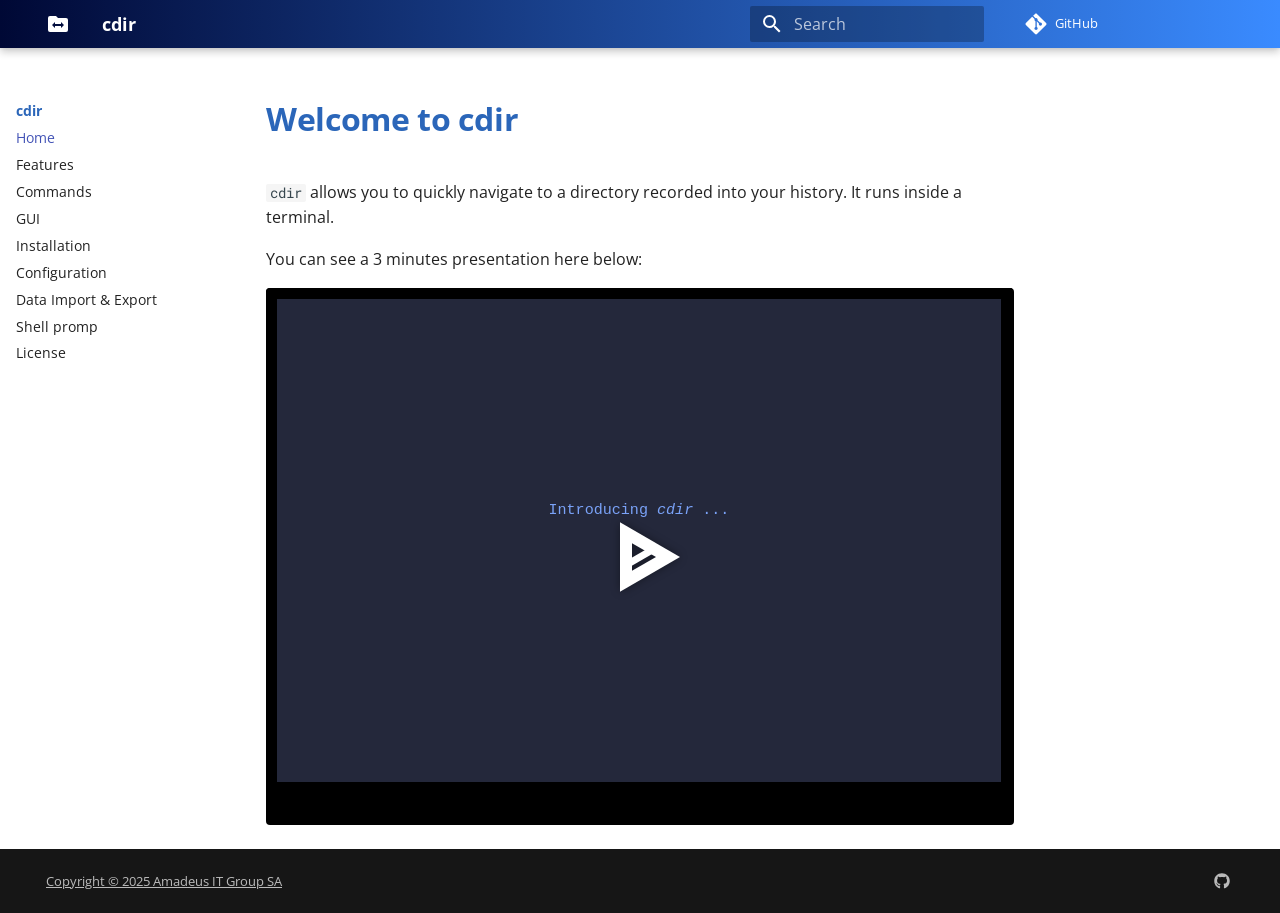
<file: index.html>
<!doctype html>
<html lang="en" class="no-js">
  <head>
    
      <meta charset="utf-8">
      <meta name="viewport" content="width=device-width,initial-scale=1">
      
      
      
      
      
        <link rel="next" href="features/">
      
      
        
      
      
      <link rel="icon" href="assets/folder-swap.png">
      <meta name="generator" content="mkdocs-1.6.1, mkdocs-material-9.7.7">
    
    
      
        <title>cdir</title>
      
    
    
      <link rel="stylesheet" href="assets/stylesheets/main.ec1eaa64.min.css">
      
        
        <link rel="stylesheet" href="assets/stylesheets/palette.ab4e12ef.min.css">
      
      


    
    
      
    
    
      
        
        
        <link rel="preconnect" href="https://fonts.gstatic.com" crossorigin>
        <link rel="stylesheet" href="https://fonts.googleapis.com/css?family=open+sans:300,300i,400,400i,700,700i%7CRoboto+Mono:400,400i,700,700i&display=fallback">
        <style>:root{--md-text-font:"open sans";--md-code-font:"Roboto Mono"}</style>
      
    
    
      <link rel="stylesheet" href="stylesheets/asciinema-player.css">
    
      <link rel="stylesheet" href="stylesheets/extra.css">
    
      <link rel="stylesheet" href="css/terminal-player.css">
    
      <link rel="stylesheet" href="css/asciinema-player.css">
    
    <script>__md_scope=new URL(".",location),__md_hash=e=>[...e].reduce(((e,_)=>(e<<5)-e+_.charCodeAt(0)),0),__md_get=(e,_=localStorage,t=__md_scope)=>JSON.parse(_.getItem(t.pathname+"."+e)),__md_set=(e,_,t=localStorage,a=__md_scope)=>{try{t.setItem(a.pathname+"."+e,JSON.stringify(_))}catch(e){}}</script>
    
      

    
    
  </head>
  
  
    
    
    
    
    
    <body dir="ltr" data-md-color-scheme="default" data-md-color-primary="indigo" data-md-color-accent="indigo">
  
    
    <input class="md-toggle" data-md-toggle="drawer" type="checkbox" id="__drawer" autocomplete="off">
    <input class="md-toggle" data-md-toggle="search" type="checkbox" id="__search" autocomplete="off">
    <label class="md-overlay" for="__drawer"></label>
    <div data-md-component="skip">
      
        
        <a href="#welcome-to-cdir" class="md-skip">
          Skip to content
        </a>
      
    </div>
    <div data-md-component="announce">
      
    </div>
    
    
      

  

<header class="md-header md-header--shadow" data-md-component="header">
  <nav class="md-header__inner md-grid" aria-label="Header">
    <a href="." title="cdir" class="md-header__button md-logo" aria-label="cdir" data-md-component="logo">
      
  
  <svg xmlns="http://www.w3.org/2000/svg" viewBox="0 0 24 24"><path d="M20 6h-8l-2-2H4a2 2 0 0 0-2 2v12a2 2 0 0 0 2 2h16a2 2 0 0 0 2-2V8a2 2 0 0 0-2-2m-5 10v-2H9v2l-3-3 3-3v2h6v-2l3 3Z"/></svg>

    </a>
    <label class="md-header__button md-icon" for="__drawer">
      
      <svg xmlns="http://www.w3.org/2000/svg" viewBox="0 0 24 24"><path d="M3 6h18v2H3zm0 5h18v2H3zm0 5h18v2H3z"/></svg>
    </label>
    <div class="md-header__title" data-md-component="header-title">
      <div class="md-header__ellipsis">
        <div class="md-header__topic">
          <span class="md-ellipsis">
            cdir
          </span>
        </div>
        <div class="md-header__topic" data-md-component="header-topic">
          <span class="md-ellipsis">
            
              Home
            
          </span>
        </div>
      </div>
    </div>
    
      
    
    
    
    
      
      
        <label class="md-header__button md-icon" for="__search">
          
          <svg xmlns="http://www.w3.org/2000/svg" viewBox="0 0 24 24"><path d="M9.5 3A6.5 6.5 0 0 1 16 9.5c0 1.61-.59 3.09-1.56 4.23l.27.27h.79l5 5-1.5 1.5-5-5v-.79l-.27-.27A6.52 6.52 0 0 1 9.5 16 6.5 6.5 0 0 1 3 9.5 6.5 6.5 0 0 1 9.5 3m0 2C7 5 5 7 5 9.5S7 14 9.5 14 14 12 14 9.5 12 5 9.5 5"/></svg>
        </label>
        <div class="md-search" data-md-component="search" role="dialog">
  <label class="md-search__overlay" for="__search"></label>
  <div class="md-search__inner" role="search">
    <form class="md-search__form" name="search">
      <input type="text" class="md-search__input" name="query" aria-label="Search" placeholder="Search" autocapitalize="off" autocorrect="off" autocomplete="off" spellcheck="false" data-md-component="search-query" required>
      <label class="md-search__icon md-icon" for="__search">
        
        <svg xmlns="http://www.w3.org/2000/svg" viewBox="0 0 24 24"><path d="M9.5 3A6.5 6.5 0 0 1 16 9.5c0 1.61-.59 3.09-1.56 4.23l.27.27h.79l5 5-1.5 1.5-5-5v-.79l-.27-.27A6.52 6.52 0 0 1 9.5 16 6.5 6.5 0 0 1 3 9.5 6.5 6.5 0 0 1 9.5 3m0 2C7 5 5 7 5 9.5S7 14 9.5 14 14 12 14 9.5 12 5 9.5 5"/></svg>
        
        <svg xmlns="http://www.w3.org/2000/svg" viewBox="0 0 24 24"><path d="M20 11v2H8l5.5 5.5-1.42 1.42L4.16 12l7.92-7.92L13.5 5.5 8 11z"/></svg>
      </label>
      <nav class="md-search__options" aria-label="Search">
        
        <button type="reset" class="md-search__icon md-icon" title="Clear" aria-label="Clear" tabindex="-1">
          
          <svg xmlns="http://www.w3.org/2000/svg" viewBox="0 0 24 24"><path d="M19 6.41 17.59 5 12 10.59 6.41 5 5 6.41 10.59 12 5 17.59 6.41 19 12 13.41 17.59 19 19 17.59 13.41 12z"/></svg>
        </button>
      </nav>
      
    </form>
    <div class="md-search__output">
      <div class="md-search__scrollwrap" tabindex="0" data-md-scrollfix>
        <div class="md-search-result" data-md-component="search-result">
          <div class="md-search-result__meta">
            Initializing search
          </div>
          <ol class="md-search-result__list" role="presentation"></ol>
        </div>
      </div>
    </div>
  </div>
</div>
      
    
    
      <div class="md-header__source">
        <a href="https://github.com/AmadeusITGroup/cdir" title="Go to repository" class="md-source" data-md-component="source">
  <div class="md-source__icon md-icon">
    
    <svg xmlns="http://www.w3.org/2000/svg" viewBox="0 0 448 512"><!--! Font Awesome Free 7.1.0 by @fontawesome - https://fontawesome.com License - https://fontawesome.com/license/free (Icons: CC BY 4.0, Fonts: SIL OFL 1.1, Code: MIT License) Copyright 2025 Fonticons, Inc.--><path d="M439.6 236.1 244 40.5c-5.4-5.5-12.8-8.5-20.4-8.5s-15 3-20.4 8.4L162.5 81l51.5 51.5c27.1-9.1 52.7 16.8 43.4 43.7l49.7 49.7c34.2-11.8 61.2 31 35.5 56.7-26.5 26.5-70.2-2.9-56-37.3L240.3 199v121.9c25.3 12.5 22.3 41.8 9.1 55-6.4 6.4-15.2 10.1-24.3 10.1s-17.8-3.6-24.3-10.1c-17.6-17.6-11.1-46.9 11.2-56v-123c-20.8-8.5-24.6-30.7-18.6-45L142.6 101 8.5 235.1C3 240.6 0 247.9 0 255.5s3 15 8.5 20.4l195.6 195.7c5.4 5.4 12.7 8.4 20.4 8.4s15-3 20.4-8.4l194.7-194.7c5.4-5.4 8.4-12.8 8.4-20.4s-3-15-8.4-20.4"/></svg>
  </div>
  <div class="md-source__repository">
    GitHub
  </div>
</a>
      </div>
    
  </nav>
  
</header>
    
    <div class="md-container" data-md-component="container">
      
      
        
          
        
      
      <main class="md-main" data-md-component="main">
        <div class="md-main__inner md-grid">
          
            
              
              <div class="md-sidebar md-sidebar--primary" data-md-component="sidebar" data-md-type="navigation" >
                <div class="md-sidebar__scrollwrap">
                  <div class="md-sidebar__inner">
                    



<nav class="md-nav md-nav--primary" aria-label="Navigation" data-md-level="0">
  <label class="md-nav__title" for="__drawer">
    <a href="." title="cdir" class="md-nav__button md-logo" aria-label="cdir" data-md-component="logo">
      
  
  <svg xmlns="http://www.w3.org/2000/svg" viewBox="0 0 24 24"><path d="M20 6h-8l-2-2H4a2 2 0 0 0-2 2v12a2 2 0 0 0 2 2h16a2 2 0 0 0 2-2V8a2 2 0 0 0-2-2m-5 10v-2H9v2l-3-3 3-3v2h6v-2l3 3Z"/></svg>

    </a>
    cdir
  </label>
  
    <div class="md-nav__source">
      <a href="https://github.com/AmadeusITGroup/cdir" title="Go to repository" class="md-source" data-md-component="source">
  <div class="md-source__icon md-icon">
    
    <svg xmlns="http://www.w3.org/2000/svg" viewBox="0 0 448 512"><!--! Font Awesome Free 7.1.0 by @fontawesome - https://fontawesome.com License - https://fontawesome.com/license/free (Icons: CC BY 4.0, Fonts: SIL OFL 1.1, Code: MIT License) Copyright 2025 Fonticons, Inc.--><path d="M439.6 236.1 244 40.5c-5.4-5.5-12.8-8.5-20.4-8.5s-15 3-20.4 8.4L162.5 81l51.5 51.5c27.1-9.1 52.7 16.8 43.4 43.7l49.7 49.7c34.2-11.8 61.2 31 35.5 56.7-26.5 26.5-70.2-2.9-56-37.3L240.3 199v121.9c25.3 12.5 22.3 41.8 9.1 55-6.4 6.4-15.2 10.1-24.3 10.1s-17.8-3.6-24.3-10.1c-17.6-17.6-11.1-46.9 11.2-56v-123c-20.8-8.5-24.6-30.7-18.6-45L142.6 101 8.5 235.1C3 240.6 0 247.9 0 255.5s3 15 8.5 20.4l195.6 195.7c5.4 5.4 12.7 8.4 20.4 8.4s15-3 20.4-8.4l194.7-194.7c5.4-5.4 8.4-12.8 8.4-20.4s-3-15-8.4-20.4"/></svg>
  </div>
  <div class="md-source__repository">
    GitHub
  </div>
</a>
    </div>
  
  <ul class="md-nav__list" data-md-scrollfix>
    
      
      
  
  
    
  
  
  
    <li class="md-nav__item md-nav__item--active">
      
      <input class="md-nav__toggle md-toggle" type="checkbox" id="__toc">
      
      
        
      
      
      <a href="." class="md-nav__link md-nav__link--active">
        
  
  
  <span class="md-ellipsis">
    
  
    Home
  

    
  </span>
  
  

      </a>
      
    </li>
  

    
      
      
  
  
  
  
    <li class="md-nav__item">
      <a href="features/" class="md-nav__link">
        
  
  
  <span class="md-ellipsis">
    
  
    Features
  

    
  </span>
  
  

      </a>
    </li>
  

    
      
      
  
  
  
  
    <li class="md-nav__item">
      <a href="commands/" class="md-nav__link">
        
  
  
  <span class="md-ellipsis">
    
  
    Commands
  

    
  </span>
  
  

      </a>
    </li>
  

    
      
      
  
  
  
  
    <li class="md-nav__item">
      <a href="gui/" class="md-nav__link">
        
  
  
  <span class="md-ellipsis">
    
  
    GUI
  

    
  </span>
  
  

      </a>
    </li>
  

    
      
      
  
  
  
  
    <li class="md-nav__item">
      <a href="installation/" class="md-nav__link">
        
  
  
  <span class="md-ellipsis">
    
  
    Installation
  

    
  </span>
  
  

      </a>
    </li>
  

    
      
      
  
  
  
  
    <li class="md-nav__item">
      <a href="configuration/" class="md-nav__link">
        
  
  
  <span class="md-ellipsis">
    
  
    Configuration
  

    
  </span>
  
  

      </a>
    </li>
  

    
      
      
  
  
  
  
    <li class="md-nav__item">
      <a href="import_export/" class="md-nav__link">
        
  
  
  <span class="md-ellipsis">
    
  
    Data Import & Export
  

    
  </span>
  
  

      </a>
    </li>
  

    
      
      
  
  
  
  
    <li class="md-nav__item">
      <a href="prompt/" class="md-nav__link">
        
  
  
  <span class="md-ellipsis">
    
  
    Shell promp
  

    
  </span>
  
  

      </a>
    </li>
  

    
      
      
  
  
  
  
    <li class="md-nav__item">
      <a href="license/" class="md-nav__link">
        
  
  
  <span class="md-ellipsis">
    
  
    License
  

    
  </span>
  
  

      </a>
    </li>
  

    
  </ul>
</nav>
                  </div>
                </div>
              </div>
            
            
              
              <div class="md-sidebar md-sidebar--secondary" data-md-component="sidebar" data-md-type="toc" >
                <div class="md-sidebar__scrollwrap">
                  <div class="md-sidebar__inner">
                    

<nav class="md-nav md-nav--secondary" aria-label="Table of contents">
  
  
  
    
  
  
</nav>
                  </div>
                </div>
              </div>
            
          
          
            <div class="md-content" data-md-component="content">
              
              <article class="md-content__inner md-typeset">
                
                  


  
  


<h1 id="welcome-to-cdir">Welcome to cdir</h1>
<p><code>cdir</code> allows you to quickly navigate to a directory recorded into your history.
It runs inside a terminal.</p>
<p>You can see a 3 minutes presentation here below:</p>
<div id="demo" style="max-width: 60em"></div>












                
              </article>
            </div>
          
          
<script>var target=document.getElementById(location.hash.slice(1));target&&target.name&&(target.checked=target.name.startsWith("__tabbed_"))</script>
        </div>
        
      </main>
      
        <footer class="md-footer">
  
  <div class="md-footer-meta md-typeset">
    <div class="md-footer-meta__inner md-grid">
      <div class="md-copyright">
  
    <div class="md-copyright__highlight">
      <a href="https://github.com/AmadeusITGroup/cdir/blob/master/LICENSE">Copyright &copy; 2025 Amadeus IT Group SA</a>
    </div>
  
  
</div>
      
        
<div class="md-social">
  
    
    
    
    
      
      
    
    <a href="https://github.com/AmadeusITGroup/cdir" target="_blank" rel="noopener" title="github.com" class="md-social__link">
      <svg xmlns="http://www.w3.org/2000/svg" viewBox="0 0 512 512"><!--! Font Awesome Free 7.1.0 by @fontawesome - https://fontawesome.com License - https://fontawesome.com/license/free (Icons: CC BY 4.0, Fonts: SIL OFL 1.1, Code: MIT License) Copyright 2025 Fonticons, Inc.--><path d="M173.9 397.4c0 2-2.3 3.6-5.2 3.6-3.3.3-5.6-1.3-5.6-3.6 0-2 2.3-3.6 5.2-3.6 3-.3 5.6 1.3 5.6 3.6m-31.1-4.5c-.7 2 1.3 4.3 4.3 4.9 2.6 1 5.6 0 6.2-2s-1.3-4.3-4.3-5.2c-2.6-.7-5.5.3-6.2 2.3m44.2-1.7c-2.9.7-4.9 2.6-4.6 4.9.3 2 2.9 3.3 5.9 2.6 2.9-.7 4.9-2.6 4.6-4.6-.3-1.9-3-3.2-5.9-2.9M252.8 8C114.1 8 8 113.3 8 252c0 110.9 69.8 205.8 169.5 239.2 12.8 2.3 17.3-5.6 17.3-12.1 0-6.2-.3-40.4-.3-61.4 0 0-70 15-84.7-29.8 0 0-11.4-29.1-27.8-36.6 0 0-22.9-15.7 1.6-15.4 0 0 24.9 2 38.6 25.8 21.9 38.6 58.6 27.5 72.9 20.9 2.3-16 8.8-27.1 16-33.7-55.9-6.2-112.3-14.3-112.3-110.5 0-27.5 7.6-41.3 23.6-58.9-2.6-6.5-11.1-33.3 2.6-67.9 20.9-6.5 69 27 69 27 20-5.6 41.5-8.5 62.8-8.5s42.8 2.9 62.8 8.5c0 0 48.1-33.6 69-27 13.7 34.7 5.2 61.4 2.6 67.9 16 17.7 25.8 31.5 25.8 58.9 0 96.5-58.9 104.2-114.8 110.5 9.2 7.9 17 22.9 17 46.4 0 33.7-.3 75.4-.3 83.6 0 6.5 4.6 14.4 17.3 12.1C436.2 457.8 504 362.9 504 252 504 113.3 391.5 8 252.8 8M105.2 352.9c-1.3 1-1 3.3.7 5.2 1.6 1.6 3.9 2.3 5.2 1 1.3-1 1-3.3-.7-5.2-1.6-1.6-3.9-2.3-5.2-1m-10.8-8.1c-.7 1.3.3 2.9 2.3 3.9 1.6 1 3.6.7 4.3-.7.7-1.3-.3-2.9-2.3-3.9-2-.6-3.6-.3-4.3.7m32.4 35.6c-1.6 1.3-1 4.3 1.3 6.2 2.3 2.3 5.2 2.6 6.5 1 1.3-1.3.7-4.3-1.3-6.2-2.2-2.3-5.2-2.6-6.5-1m-11.4-14.7c-1.6 1-1.6 3.6 0 5.9s4.3 3.3 5.6 2.3c1.6-1.3 1.6-3.9 0-6.2-1.4-2.3-4-3.3-5.6-2"/></svg>
    </a>
  
</div>
      
    </div>
  </div>
</footer>
      
    </div>
    <div class="md-dialog" data-md-component="dialog">
      <div class="md-dialog__inner md-typeset"></div>
    </div>
    
    
    
      
      
      <script id="__config" type="application/json">{"annotate": null, "base": ".", "features": ["content.code.copy"], "search": "assets/javascripts/workers/search.2c215733.min.js", "tags": null, "translations": {"clipboard.copied": "Copied to clipboard", "clipboard.copy": "Copy to clipboard", "search.result.more.one": "1 more on this page", "search.result.more.other": "# more on this page", "search.result.none": "No matching documents", "search.result.one": "1 matching document", "search.result.other": "# matching documents", "search.result.placeholder": "Type to start searching", "search.result.term.missing": "Missing", "select.version": "Select version"}, "version": null}</script>
    
    
      <script src="assets/javascripts/bundle.d7400e89.min.js"></script>
      
        <script src="javascripts/asciinema-player.min.js"></script>
      
        <script src="javascripts/extra.js"></script>
      
        <script src="js/asciinema-player.min.js"></script>
      
    
  </body>
</html>
</file>
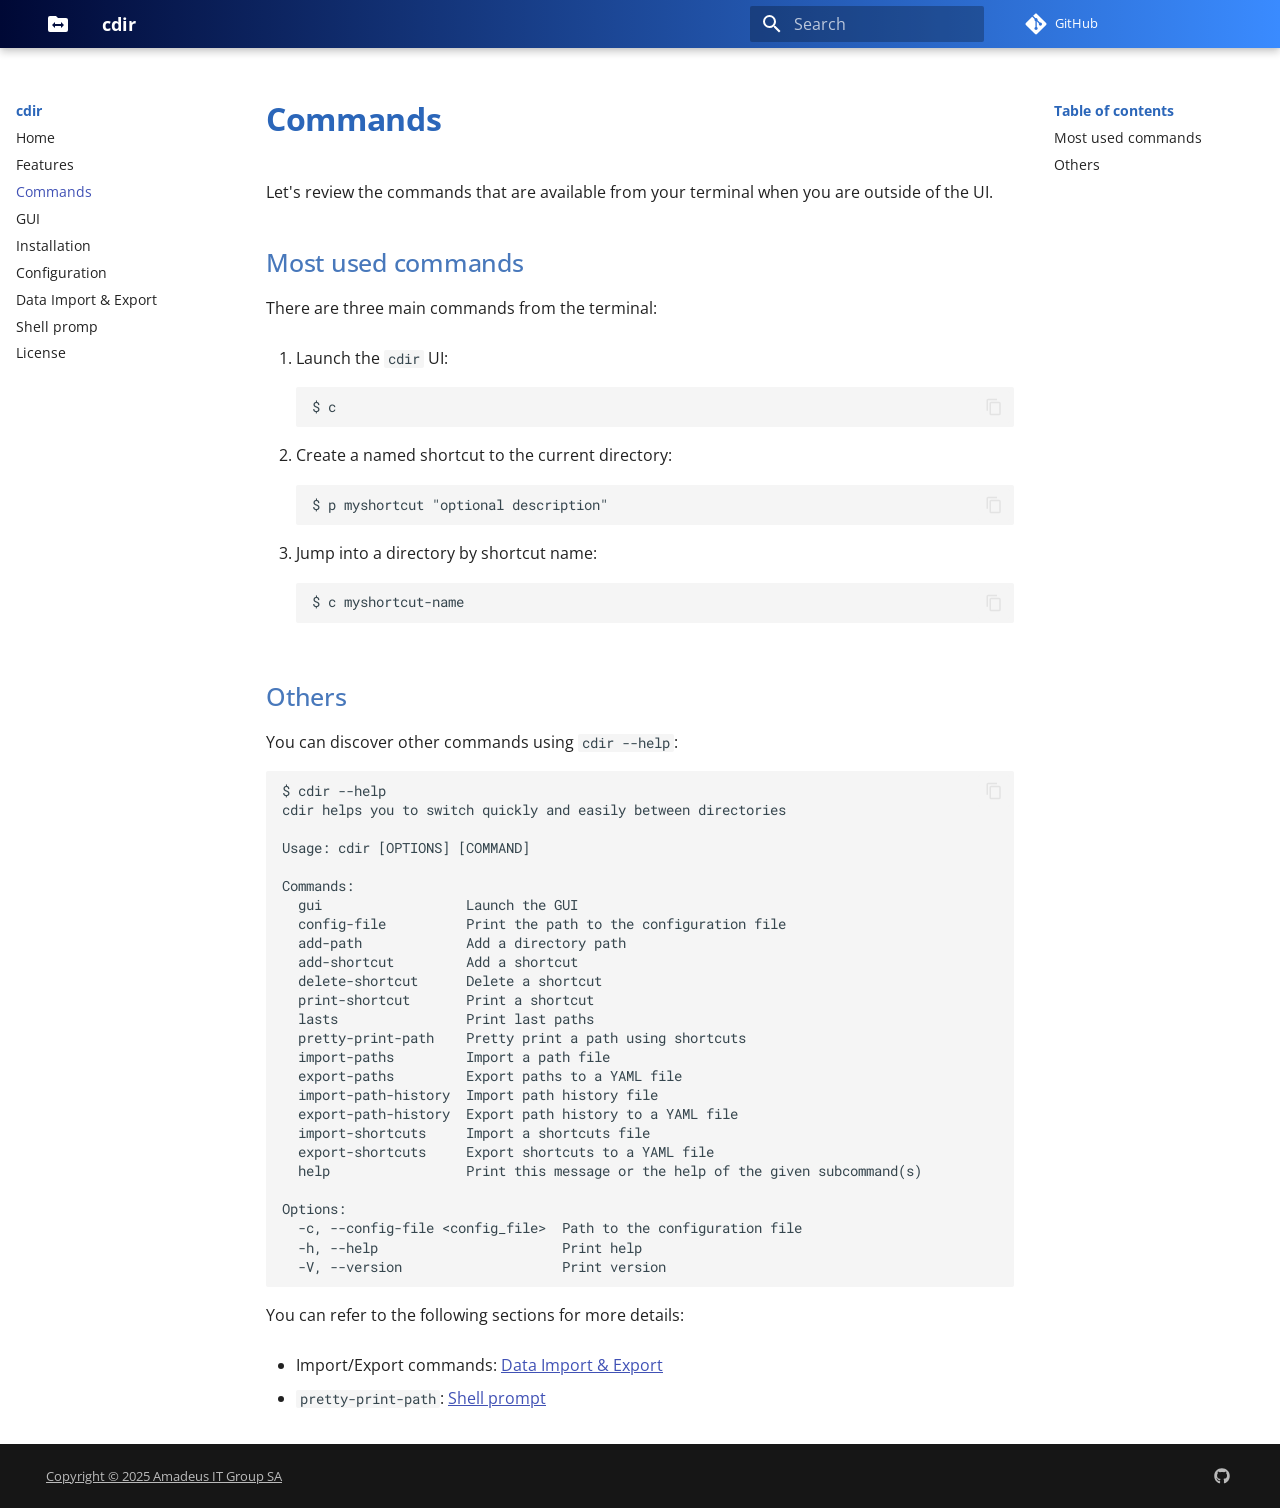
<file: commands/index.html>
<!doctype html>
<html lang="en" class="no-js">
  <head>
    
      <meta charset="utf-8">
      <meta name="viewport" content="width=device-width,initial-scale=1">
      
      
      
      
        <link rel="prev" href="../features/">
      
      
        <link rel="next" href="../gui/">
      
      
        
      
      
      <link rel="icon" href="../assets/folder-swap.png">
      <meta name="generator" content="mkdocs-1.6.1, mkdocs-material-9.7.7">
    
    
      
        <title>Commands - cdir</title>
      
    
    
      <link rel="stylesheet" href="../assets/stylesheets/main.ec1eaa64.min.css">
      
        
        <link rel="stylesheet" href="../assets/stylesheets/palette.ab4e12ef.min.css">
      
      


    
    
      
    
    
      
        
        
        <link rel="preconnect" href="https://fonts.gstatic.com" crossorigin>
        <link rel="stylesheet" href="https://fonts.googleapis.com/css?family=open+sans:300,300i,400,400i,700,700i%7CRoboto+Mono:400,400i,700,700i&display=fallback">
        <style>:root{--md-text-font:"open sans";--md-code-font:"Roboto Mono"}</style>
      
    
    
      <link rel="stylesheet" href="../stylesheets/asciinema-player.css">
    
      <link rel="stylesheet" href="../stylesheets/extra.css">
    
      <link rel="stylesheet" href="../css/terminal-player.css">
    
      <link rel="stylesheet" href="../css/asciinema-player.css">
    
    <script>__md_scope=new URL("..",location),__md_hash=e=>[...e].reduce(((e,_)=>(e<<5)-e+_.charCodeAt(0)),0),__md_get=(e,_=localStorage,t=__md_scope)=>JSON.parse(_.getItem(t.pathname+"."+e)),__md_set=(e,_,t=localStorage,a=__md_scope)=>{try{t.setItem(a.pathname+"."+e,JSON.stringify(_))}catch(e){}}</script>
    
      

    
    
  </head>
  
  
    
    
    
    
    
    <body dir="ltr" data-md-color-scheme="default" data-md-color-primary="indigo" data-md-color-accent="indigo">
  
    
    <input class="md-toggle" data-md-toggle="drawer" type="checkbox" id="__drawer" autocomplete="off">
    <input class="md-toggle" data-md-toggle="search" type="checkbox" id="__search" autocomplete="off">
    <label class="md-overlay" for="__drawer"></label>
    <div data-md-component="skip">
      
        
        <a href="#commands" class="md-skip">
          Skip to content
        </a>
      
    </div>
    <div data-md-component="announce">
      
    </div>
    
    
      

  

<header class="md-header md-header--shadow" data-md-component="header">
  <nav class="md-header__inner md-grid" aria-label="Header">
    <a href=".." title="cdir" class="md-header__button md-logo" aria-label="cdir" data-md-component="logo">
      
  
  <svg xmlns="http://www.w3.org/2000/svg" viewBox="0 0 24 24"><path d="M20 6h-8l-2-2H4a2 2 0 0 0-2 2v12a2 2 0 0 0 2 2h16a2 2 0 0 0 2-2V8a2 2 0 0 0-2-2m-5 10v-2H9v2l-3-3 3-3v2h6v-2l3 3Z"/></svg>

    </a>
    <label class="md-header__button md-icon" for="__drawer">
      
      <svg xmlns="http://www.w3.org/2000/svg" viewBox="0 0 24 24"><path d="M3 6h18v2H3zm0 5h18v2H3zm0 5h18v2H3z"/></svg>
    </label>
    <div class="md-header__title" data-md-component="header-title">
      <div class="md-header__ellipsis">
        <div class="md-header__topic">
          <span class="md-ellipsis">
            cdir
          </span>
        </div>
        <div class="md-header__topic" data-md-component="header-topic">
          <span class="md-ellipsis">
            
              Commands
            
          </span>
        </div>
      </div>
    </div>
    
      
    
    
    
    
      
      
        <label class="md-header__button md-icon" for="__search">
          
          <svg xmlns="http://www.w3.org/2000/svg" viewBox="0 0 24 24"><path d="M9.5 3A6.5 6.5 0 0 1 16 9.5c0 1.61-.59 3.09-1.56 4.23l.27.27h.79l5 5-1.5 1.5-5-5v-.79l-.27-.27A6.52 6.52 0 0 1 9.5 16 6.5 6.5 0 0 1 3 9.5 6.5 6.5 0 0 1 9.5 3m0 2C7 5 5 7 5 9.5S7 14 9.5 14 14 12 14 9.5 12 5 9.5 5"/></svg>
        </label>
        <div class="md-search" data-md-component="search" role="dialog">
  <label class="md-search__overlay" for="__search"></label>
  <div class="md-search__inner" role="search">
    <form class="md-search__form" name="search">
      <input type="text" class="md-search__input" name="query" aria-label="Search" placeholder="Search" autocapitalize="off" autocorrect="off" autocomplete="off" spellcheck="false" data-md-component="search-query" required>
      <label class="md-search__icon md-icon" for="__search">
        
        <svg xmlns="http://www.w3.org/2000/svg" viewBox="0 0 24 24"><path d="M9.5 3A6.5 6.5 0 0 1 16 9.5c0 1.61-.59 3.09-1.56 4.23l.27.27h.79l5 5-1.5 1.5-5-5v-.79l-.27-.27A6.52 6.52 0 0 1 9.5 16 6.5 6.5 0 0 1 3 9.5 6.5 6.5 0 0 1 9.5 3m0 2C7 5 5 7 5 9.5S7 14 9.5 14 14 12 14 9.5 12 5 9.5 5"/></svg>
        
        <svg xmlns="http://www.w3.org/2000/svg" viewBox="0 0 24 24"><path d="M20 11v2H8l5.5 5.5-1.42 1.42L4.16 12l7.92-7.92L13.5 5.5 8 11z"/></svg>
      </label>
      <nav class="md-search__options" aria-label="Search">
        
        <button type="reset" class="md-search__icon md-icon" title="Clear" aria-label="Clear" tabindex="-1">
          
          <svg xmlns="http://www.w3.org/2000/svg" viewBox="0 0 24 24"><path d="M19 6.41 17.59 5 12 10.59 6.41 5 5 6.41 10.59 12 5 17.59 6.41 19 12 13.41 17.59 19 19 17.59 13.41 12z"/></svg>
        </button>
      </nav>
      
    </form>
    <div class="md-search__output">
      <div class="md-search__scrollwrap" tabindex="0" data-md-scrollfix>
        <div class="md-search-result" data-md-component="search-result">
          <div class="md-search-result__meta">
            Initializing search
          </div>
          <ol class="md-search-result__list" role="presentation"></ol>
        </div>
      </div>
    </div>
  </div>
</div>
      
    
    
      <div class="md-header__source">
        <a href="https://github.com/AmadeusITGroup/cdir" title="Go to repository" class="md-source" data-md-component="source">
  <div class="md-source__icon md-icon">
    
    <svg xmlns="http://www.w3.org/2000/svg" viewBox="0 0 448 512"><!--! Font Awesome Free 7.1.0 by @fontawesome - https://fontawesome.com License - https://fontawesome.com/license/free (Icons: CC BY 4.0, Fonts: SIL OFL 1.1, Code: MIT License) Copyright 2025 Fonticons, Inc.--><path d="M439.6 236.1 244 40.5c-5.4-5.5-12.8-8.5-20.4-8.5s-15 3-20.4 8.4L162.5 81l51.5 51.5c27.1-9.1 52.7 16.8 43.4 43.7l49.7 49.7c34.2-11.8 61.2 31 35.5 56.7-26.5 26.5-70.2-2.9-56-37.3L240.3 199v121.9c25.3 12.5 22.3 41.8 9.1 55-6.4 6.4-15.2 10.1-24.3 10.1s-17.8-3.6-24.3-10.1c-17.6-17.6-11.1-46.9 11.2-56v-123c-20.8-8.5-24.6-30.7-18.6-45L142.6 101 8.5 235.1C3 240.6 0 247.9 0 255.5s3 15 8.5 20.4l195.6 195.7c5.4 5.4 12.7 8.4 20.4 8.4s15-3 20.4-8.4l194.7-194.7c5.4-5.4 8.4-12.8 8.4-20.4s-3-15-8.4-20.4"/></svg>
  </div>
  <div class="md-source__repository">
    GitHub
  </div>
</a>
      </div>
    
  </nav>
  
</header>
    
    <div class="md-container" data-md-component="container">
      
      
        
          
        
      
      <main class="md-main" data-md-component="main">
        <div class="md-main__inner md-grid">
          
            
              
              <div class="md-sidebar md-sidebar--primary" data-md-component="sidebar" data-md-type="navigation" >
                <div class="md-sidebar__scrollwrap">
                  <div class="md-sidebar__inner">
                    



<nav class="md-nav md-nav--primary" aria-label="Navigation" data-md-level="0">
  <label class="md-nav__title" for="__drawer">
    <a href=".." title="cdir" class="md-nav__button md-logo" aria-label="cdir" data-md-component="logo">
      
  
  <svg xmlns="http://www.w3.org/2000/svg" viewBox="0 0 24 24"><path d="M20 6h-8l-2-2H4a2 2 0 0 0-2 2v12a2 2 0 0 0 2 2h16a2 2 0 0 0 2-2V8a2 2 0 0 0-2-2m-5 10v-2H9v2l-3-3 3-3v2h6v-2l3 3Z"/></svg>

    </a>
    cdir
  </label>
  
    <div class="md-nav__source">
      <a href="https://github.com/AmadeusITGroup/cdir" title="Go to repository" class="md-source" data-md-component="source">
  <div class="md-source__icon md-icon">
    
    <svg xmlns="http://www.w3.org/2000/svg" viewBox="0 0 448 512"><!--! Font Awesome Free 7.1.0 by @fontawesome - https://fontawesome.com License - https://fontawesome.com/license/free (Icons: CC BY 4.0, Fonts: SIL OFL 1.1, Code: MIT License) Copyright 2025 Fonticons, Inc.--><path d="M439.6 236.1 244 40.5c-5.4-5.5-12.8-8.5-20.4-8.5s-15 3-20.4 8.4L162.5 81l51.5 51.5c27.1-9.1 52.7 16.8 43.4 43.7l49.7 49.7c34.2-11.8 61.2 31 35.5 56.7-26.5 26.5-70.2-2.9-56-37.3L240.3 199v121.9c25.3 12.5 22.3 41.8 9.1 55-6.4 6.4-15.2 10.1-24.3 10.1s-17.8-3.6-24.3-10.1c-17.6-17.6-11.1-46.9 11.2-56v-123c-20.8-8.5-24.6-30.7-18.6-45L142.6 101 8.5 235.1C3 240.6 0 247.9 0 255.5s3 15 8.5 20.4l195.6 195.7c5.4 5.4 12.7 8.4 20.4 8.4s15-3 20.4-8.4l194.7-194.7c5.4-5.4 8.4-12.8 8.4-20.4s-3-15-8.4-20.4"/></svg>
  </div>
  <div class="md-source__repository">
    GitHub
  </div>
</a>
    </div>
  
  <ul class="md-nav__list" data-md-scrollfix>
    
      
      
  
  
  
  
    <li class="md-nav__item">
      <a href=".." class="md-nav__link">
        
  
  
  <span class="md-ellipsis">
    
  
    Home
  

    
  </span>
  
  

      </a>
    </li>
  

    
      
      
  
  
  
  
    <li class="md-nav__item">
      <a href="../features/" class="md-nav__link">
        
  
  
  <span class="md-ellipsis">
    
  
    Features
  

    
  </span>
  
  

      </a>
    </li>
  

    
      
      
  
  
    
  
  
  
    <li class="md-nav__item md-nav__item--active">
      
      <input class="md-nav__toggle md-toggle" type="checkbox" id="__toc">
      
      
        
      
      
        <label class="md-nav__link md-nav__link--active" for="__toc">
          
  
  
  <span class="md-ellipsis">
    
  
    Commands
  

    
  </span>
  
  

          <span class="md-nav__icon md-icon"></span>
        </label>
      
      <a href="./" class="md-nav__link md-nav__link--active">
        
  
  
  <span class="md-ellipsis">
    
  
    Commands
  

    
  </span>
  
  

      </a>
      
        

<nav class="md-nav md-nav--secondary" aria-label="Table of contents">
  
  
  
    
  
  
    <label class="md-nav__title" for="__toc">
      <span class="md-nav__icon md-icon"></span>
      Table of contents
    </label>
    <ul class="md-nav__list" data-md-component="toc" data-md-scrollfix>
      
        <li class="md-nav__item">
  <a href="#most-used-commands" class="md-nav__link">
    <span class="md-ellipsis">
      
        Most used commands
      
    </span>
  </a>
  
</li>
      
        <li class="md-nav__item">
  <a href="#others" class="md-nav__link">
    <span class="md-ellipsis">
      
        Others
      
    </span>
  </a>
  
</li>
      
    </ul>
  
</nav>
      
    </li>
  

    
      
      
  
  
  
  
    <li class="md-nav__item">
      <a href="../gui/" class="md-nav__link">
        
  
  
  <span class="md-ellipsis">
    
  
    GUI
  

    
  </span>
  
  

      </a>
    </li>
  

    
      
      
  
  
  
  
    <li class="md-nav__item">
      <a href="../installation/" class="md-nav__link">
        
  
  
  <span class="md-ellipsis">
    
  
    Installation
  

    
  </span>
  
  

      </a>
    </li>
  

    
      
      
  
  
  
  
    <li class="md-nav__item">
      <a href="../configuration/" class="md-nav__link">
        
  
  
  <span class="md-ellipsis">
    
  
    Configuration
  

    
  </span>
  
  

      </a>
    </li>
  

    
      
      
  
  
  
  
    <li class="md-nav__item">
      <a href="../import_export/" class="md-nav__link">
        
  
  
  <span class="md-ellipsis">
    
  
    Data Import & Export
  

    
  </span>
  
  

      </a>
    </li>
  

    
      
      
  
  
  
  
    <li class="md-nav__item">
      <a href="../prompt/" class="md-nav__link">
        
  
  
  <span class="md-ellipsis">
    
  
    Shell promp
  

    
  </span>
  
  

      </a>
    </li>
  

    
      
      
  
  
  
  
    <li class="md-nav__item">
      <a href="../license/" class="md-nav__link">
        
  
  
  <span class="md-ellipsis">
    
  
    License
  

    
  </span>
  
  

      </a>
    </li>
  

    
  </ul>
</nav>
                  </div>
                </div>
              </div>
            
            
              
              <div class="md-sidebar md-sidebar--secondary" data-md-component="sidebar" data-md-type="toc" >
                <div class="md-sidebar__scrollwrap">
                  <div class="md-sidebar__inner">
                    

<nav class="md-nav md-nav--secondary" aria-label="Table of contents">
  
  
  
    
  
  
    <label class="md-nav__title" for="__toc">
      <span class="md-nav__icon md-icon"></span>
      Table of contents
    </label>
    <ul class="md-nav__list" data-md-component="toc" data-md-scrollfix>
      
        <li class="md-nav__item">
  <a href="#most-used-commands" class="md-nav__link">
    <span class="md-ellipsis">
      
        Most used commands
      
    </span>
  </a>
  
</li>
      
        <li class="md-nav__item">
  <a href="#others" class="md-nav__link">
    <span class="md-ellipsis">
      
        Others
      
    </span>
  </a>
  
</li>
      
    </ul>
  
</nav>
                  </div>
                </div>
              </div>
            
          
          
            <div class="md-content" data-md-component="content">
              
              <article class="md-content__inner md-typeset">
                
                  


  
  


<h1 id="commands">Commands</h1>
<p>Let's review the commands that are available from your terminal when you are outside of the UI.</p>
<h2 id="most-used-commands">Most used commands</h2>
<p>There are three main commands from the terminal:</p>
<ol>
<li>
<p>Launch the <code>cdir</code> UI:
  <div class="language-text highlight"><pre><span></span><code><span id="__span-0-1"><a id="__codelineno-0-1" name="__codelineno-0-1" href="#__codelineno-0-1"></a>$ c
</span></code></pre></div></p>
</li>
<li>
<p>Create a named shortcut to the current directory:
  <div class="language-text highlight"><pre><span></span><code><span id="__span-1-1"><a id="__codelineno-1-1" name="__codelineno-1-1" href="#__codelineno-1-1"></a>$ p myshortcut &quot;optional description&quot;
</span></code></pre></div></p>
</li>
<li>
<p>Jump into a directory by shortcut name:
  <div class="language-text highlight"><pre><span></span><code><span id="__span-2-1"><a id="__codelineno-2-1" name="__codelineno-2-1" href="#__codelineno-2-1"></a>$ c myshortcut-name
</span></code></pre></div></p>
</li>
</ol>
<h2 id="others">Others</h2>
<p>You can discover other commands using <code>cdir --help</code>:</p>
<div class="language-text highlight"><pre><span></span><code><span id="__span-3-1"><a id="__codelineno-3-1" name="__codelineno-3-1" href="#__codelineno-3-1"></a>$ cdir --help
</span><span id="__span-3-2"><a id="__codelineno-3-2" name="__codelineno-3-2" href="#__codelineno-3-2"></a>cdir helps you to switch quickly and easily between directories
</span><span id="__span-3-3"><a id="__codelineno-3-3" name="__codelineno-3-3" href="#__codelineno-3-3"></a>
</span><span id="__span-3-4"><a id="__codelineno-3-4" name="__codelineno-3-4" href="#__codelineno-3-4"></a>Usage: cdir [OPTIONS] [COMMAND]
</span><span id="__span-3-5"><a id="__codelineno-3-5" name="__codelineno-3-5" href="#__codelineno-3-5"></a>
</span><span id="__span-3-6"><a id="__codelineno-3-6" name="__codelineno-3-6" href="#__codelineno-3-6"></a>Commands:
</span><span id="__span-3-7"><a id="__codelineno-3-7" name="__codelineno-3-7" href="#__codelineno-3-7"></a>  gui                  Launch the GUI
</span><span id="__span-3-8"><a id="__codelineno-3-8" name="__codelineno-3-8" href="#__codelineno-3-8"></a>  config-file          Print the path to the configuration file
</span><span id="__span-3-9"><a id="__codelineno-3-9" name="__codelineno-3-9" href="#__codelineno-3-9"></a>  add-path             Add a directory path
</span><span id="__span-3-10"><a id="__codelineno-3-10" name="__codelineno-3-10" href="#__codelineno-3-10"></a>  add-shortcut         Add a shortcut
</span><span id="__span-3-11"><a id="__codelineno-3-11" name="__codelineno-3-11" href="#__codelineno-3-11"></a>  delete-shortcut      Delete a shortcut
</span><span id="__span-3-12"><a id="__codelineno-3-12" name="__codelineno-3-12" href="#__codelineno-3-12"></a>  print-shortcut       Print a shortcut
</span><span id="__span-3-13"><a id="__codelineno-3-13" name="__codelineno-3-13" href="#__codelineno-3-13"></a>  lasts                Print last paths
</span><span id="__span-3-14"><a id="__codelineno-3-14" name="__codelineno-3-14" href="#__codelineno-3-14"></a>  pretty-print-path    Pretty print a path using shortcuts
</span><span id="__span-3-15"><a id="__codelineno-3-15" name="__codelineno-3-15" href="#__codelineno-3-15"></a>  import-paths         Import a path file
</span><span id="__span-3-16"><a id="__codelineno-3-16" name="__codelineno-3-16" href="#__codelineno-3-16"></a>  export-paths         Export paths to a YAML file
</span><span id="__span-3-17"><a id="__codelineno-3-17" name="__codelineno-3-17" href="#__codelineno-3-17"></a>  import-path-history  Import path history file
</span><span id="__span-3-18"><a id="__codelineno-3-18" name="__codelineno-3-18" href="#__codelineno-3-18"></a>  export-path-history  Export path history to a YAML file
</span><span id="__span-3-19"><a id="__codelineno-3-19" name="__codelineno-3-19" href="#__codelineno-3-19"></a>  import-shortcuts     Import a shortcuts file
</span><span id="__span-3-20"><a id="__codelineno-3-20" name="__codelineno-3-20" href="#__codelineno-3-20"></a>  export-shortcuts     Export shortcuts to a YAML file
</span><span id="__span-3-21"><a id="__codelineno-3-21" name="__codelineno-3-21" href="#__codelineno-3-21"></a>  help                 Print this message or the help of the given subcommand(s)
</span><span id="__span-3-22"><a id="__codelineno-3-22" name="__codelineno-3-22" href="#__codelineno-3-22"></a>
</span><span id="__span-3-23"><a id="__codelineno-3-23" name="__codelineno-3-23" href="#__codelineno-3-23"></a>Options:
</span><span id="__span-3-24"><a id="__codelineno-3-24" name="__codelineno-3-24" href="#__codelineno-3-24"></a>  -c, --config-file &lt;config_file&gt;  Path to the configuration file
</span><span id="__span-3-25"><a id="__codelineno-3-25" name="__codelineno-3-25" href="#__codelineno-3-25"></a>  -h, --help                       Print help
</span><span id="__span-3-26"><a id="__codelineno-3-26" name="__codelineno-3-26" href="#__codelineno-3-26"></a>  -V, --version                    Print version
</span></code></pre></div>
<p>You can refer to the following sections for more details:</p>
<ul>
<li>
<p>Import/Export commands: <a href="importing_shortcuts.md">Data Import &amp; Export</a></p>
</li>
<li>
<p><code>pretty-print-path</code>: <a href="../prompt/">Shell prompt</a></p>
</li>
</ul>












                
              </article>
            </div>
          
          
<script>var target=document.getElementById(location.hash.slice(1));target&&target.name&&(target.checked=target.name.startsWith("__tabbed_"))</script>
        </div>
        
      </main>
      
        <footer class="md-footer">
  
  <div class="md-footer-meta md-typeset">
    <div class="md-footer-meta__inner md-grid">
      <div class="md-copyright">
  
    <div class="md-copyright__highlight">
      <a href="https://github.com/AmadeusITGroup/cdir/blob/master/LICENSE">Copyright &copy; 2025 Amadeus IT Group SA</a>
    </div>
  
  
</div>
      
        
<div class="md-social">
  
    
    
    
    
      
      
    
    <a href="https://github.com/AmadeusITGroup/cdir" target="_blank" rel="noopener" title="github.com" class="md-social__link">
      <svg xmlns="http://www.w3.org/2000/svg" viewBox="0 0 512 512"><!--! Font Awesome Free 7.1.0 by @fontawesome - https://fontawesome.com License - https://fontawesome.com/license/free (Icons: CC BY 4.0, Fonts: SIL OFL 1.1, Code: MIT License) Copyright 2025 Fonticons, Inc.--><path d="M173.9 397.4c0 2-2.3 3.6-5.2 3.6-3.3.3-5.6-1.3-5.6-3.6 0-2 2.3-3.6 5.2-3.6 3-.3 5.6 1.3 5.6 3.6m-31.1-4.5c-.7 2 1.3 4.3 4.3 4.9 2.6 1 5.6 0 6.2-2s-1.3-4.3-4.3-5.2c-2.6-.7-5.5.3-6.2 2.3m44.2-1.7c-2.9.7-4.9 2.6-4.6 4.9.3 2 2.9 3.3 5.9 2.6 2.9-.7 4.9-2.6 4.6-4.6-.3-1.9-3-3.2-5.9-2.9M252.8 8C114.1 8 8 113.3 8 252c0 110.9 69.8 205.8 169.5 239.2 12.8 2.3 17.3-5.6 17.3-12.1 0-6.2-.3-40.4-.3-61.4 0 0-70 15-84.7-29.8 0 0-11.4-29.1-27.8-36.6 0 0-22.9-15.7 1.6-15.4 0 0 24.9 2 38.6 25.8 21.9 38.6 58.6 27.5 72.9 20.9 2.3-16 8.8-27.1 16-33.7-55.9-6.2-112.3-14.3-112.3-110.5 0-27.5 7.6-41.3 23.6-58.9-2.6-6.5-11.1-33.3 2.6-67.9 20.9-6.5 69 27 69 27 20-5.6 41.5-8.5 62.8-8.5s42.8 2.9 62.8 8.5c0 0 48.1-33.6 69-27 13.7 34.7 5.2 61.4 2.6 67.9 16 17.7 25.8 31.5 25.8 58.9 0 96.5-58.9 104.2-114.8 110.5 9.2 7.9 17 22.9 17 46.4 0 33.7-.3 75.4-.3 83.6 0 6.5 4.6 14.4 17.3 12.1C436.2 457.8 504 362.9 504 252 504 113.3 391.5 8 252.8 8M105.2 352.9c-1.3 1-1 3.3.7 5.2 1.6 1.6 3.9 2.3 5.2 1 1.3-1 1-3.3-.7-5.2-1.6-1.6-3.9-2.3-5.2-1m-10.8-8.1c-.7 1.3.3 2.9 2.3 3.9 1.6 1 3.6.7 4.3-.7.7-1.3-.3-2.9-2.3-3.9-2-.6-3.6-.3-4.3.7m32.4 35.6c-1.6 1.3-1 4.3 1.3 6.2 2.3 2.3 5.2 2.6 6.5 1 1.3-1.3.7-4.3-1.3-6.2-2.2-2.3-5.2-2.6-6.5-1m-11.4-14.7c-1.6 1-1.6 3.6 0 5.9s4.3 3.3 5.6 2.3c1.6-1.3 1.6-3.9 0-6.2-1.4-2.3-4-3.3-5.6-2"/></svg>
    </a>
  
</div>
      
    </div>
  </div>
</footer>
      
    </div>
    <div class="md-dialog" data-md-component="dialog">
      <div class="md-dialog__inner md-typeset"></div>
    </div>
    
    
    
      
      
      <script id="__config" type="application/json">{"annotate": null, "base": "..", "features": ["content.code.copy"], "search": "../assets/javascripts/workers/search.2c215733.min.js", "tags": null, "translations": {"clipboard.copied": "Copied to clipboard", "clipboard.copy": "Copy to clipboard", "search.result.more.one": "1 more on this page", "search.result.more.other": "# more on this page", "search.result.none": "No matching documents", "search.result.one": "1 matching document", "search.result.other": "# matching documents", "search.result.placeholder": "Type to start searching", "search.result.term.missing": "Missing", "select.version": "Select version"}, "version": null}</script>
    
    
      <script src="../assets/javascripts/bundle.d7400e89.min.js"></script>
      
        <script src="../javascripts/asciinema-player.min.js"></script>
      
        <script src="../javascripts/extra.js"></script>
      
        <script src="../js/asciinema-player.min.js"></script>
      
    
  </body>
</html>
</file>
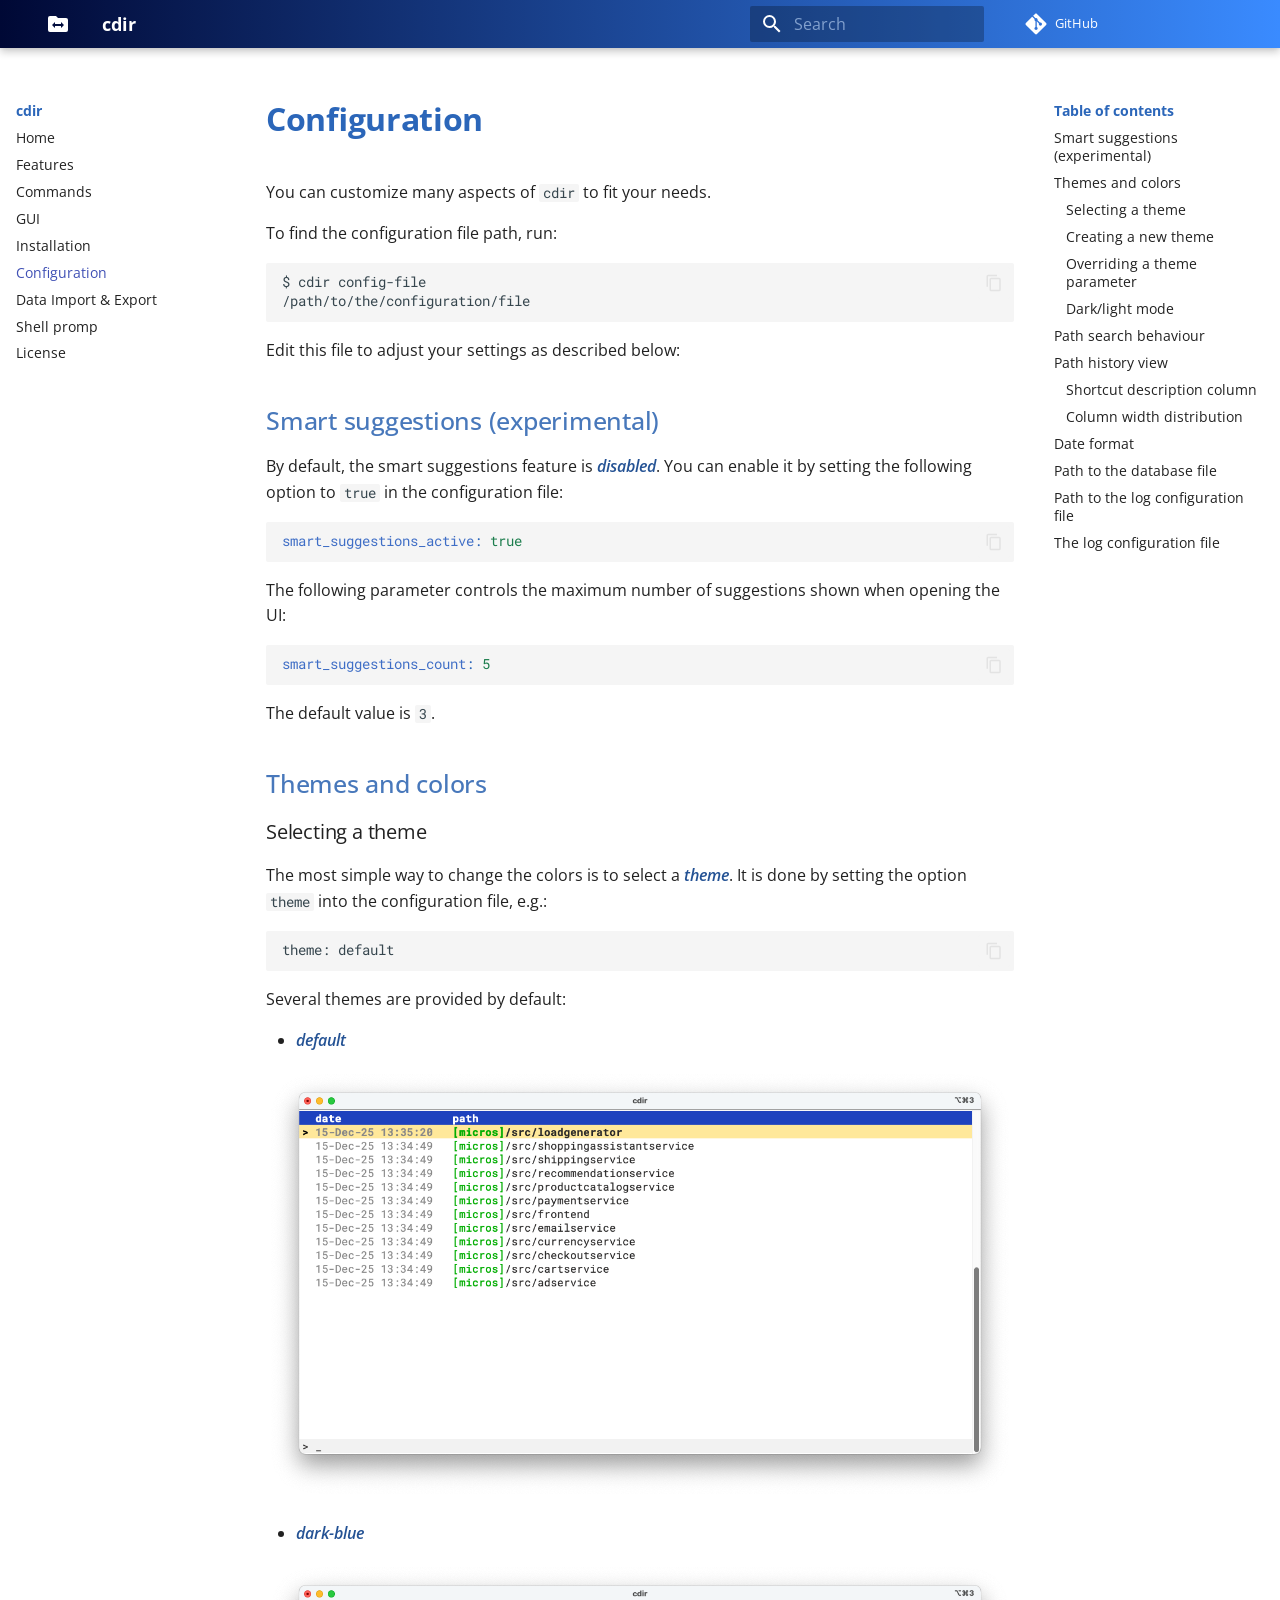
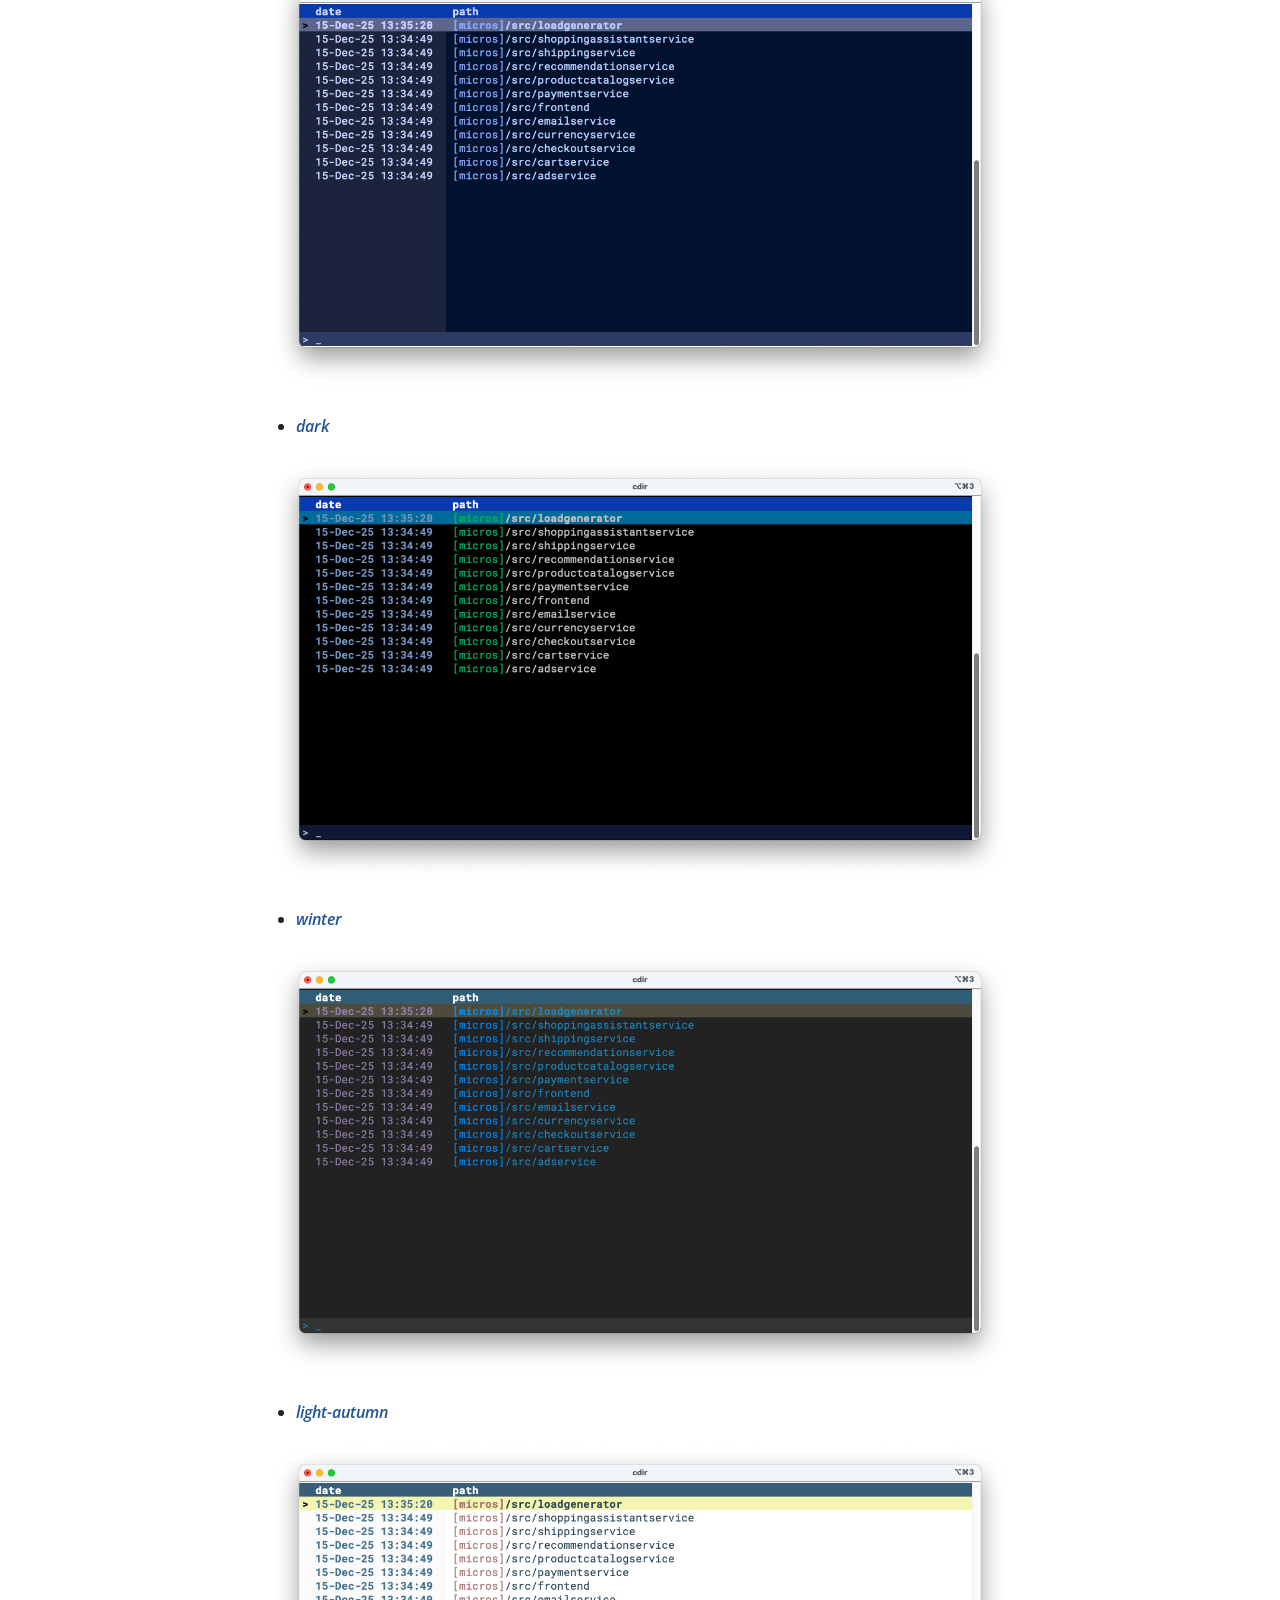
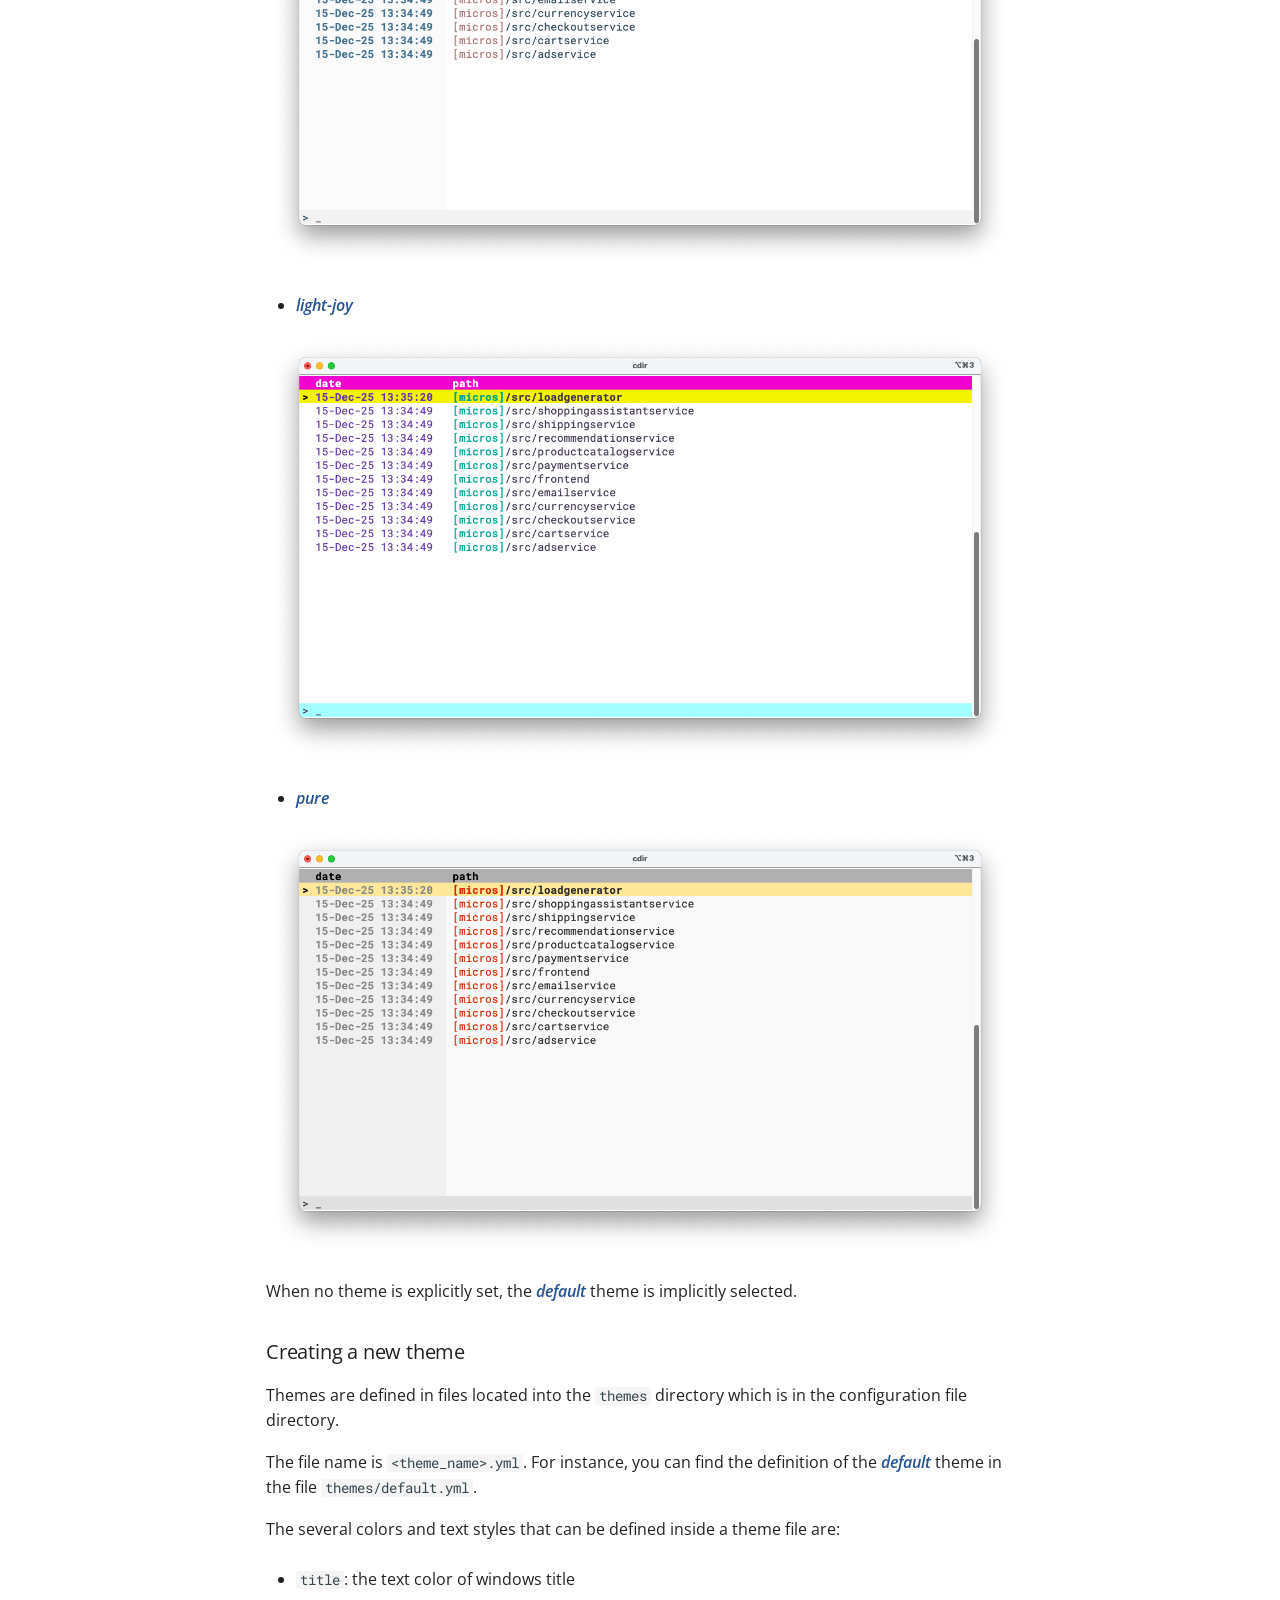
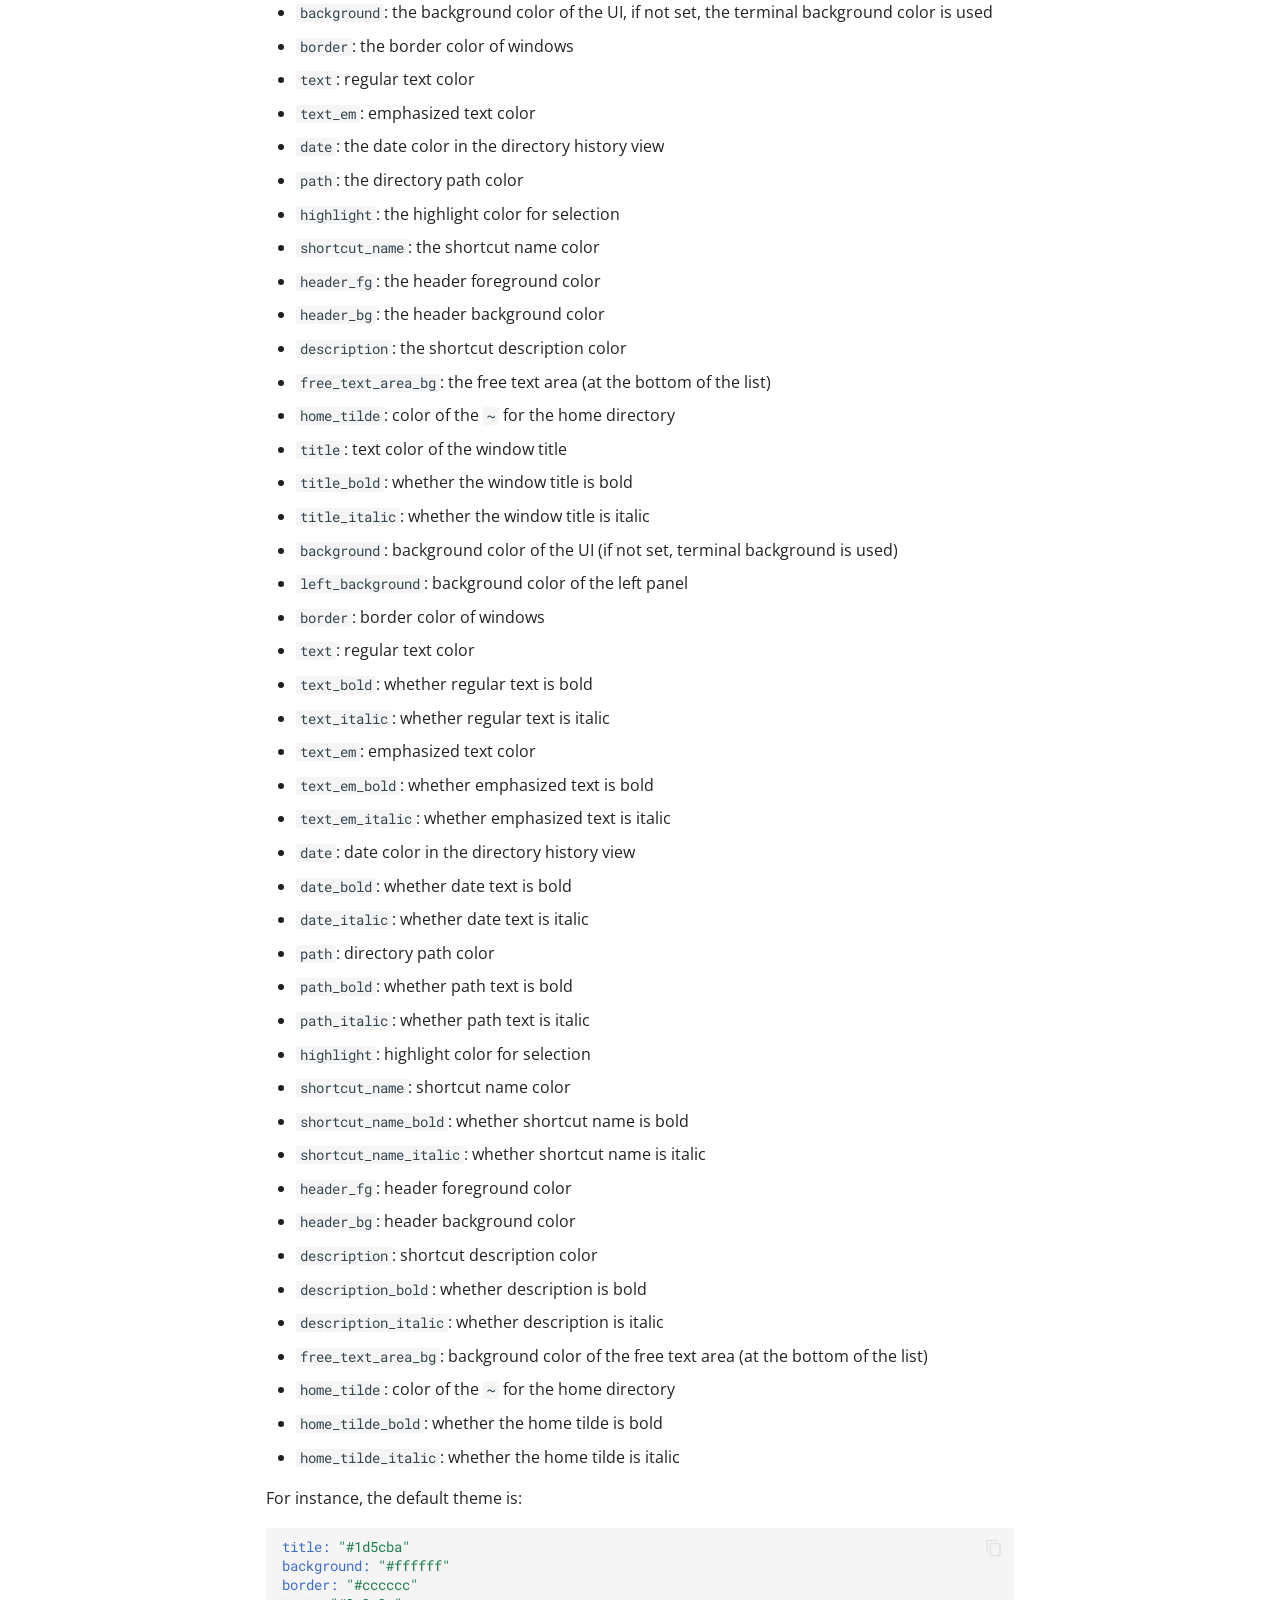
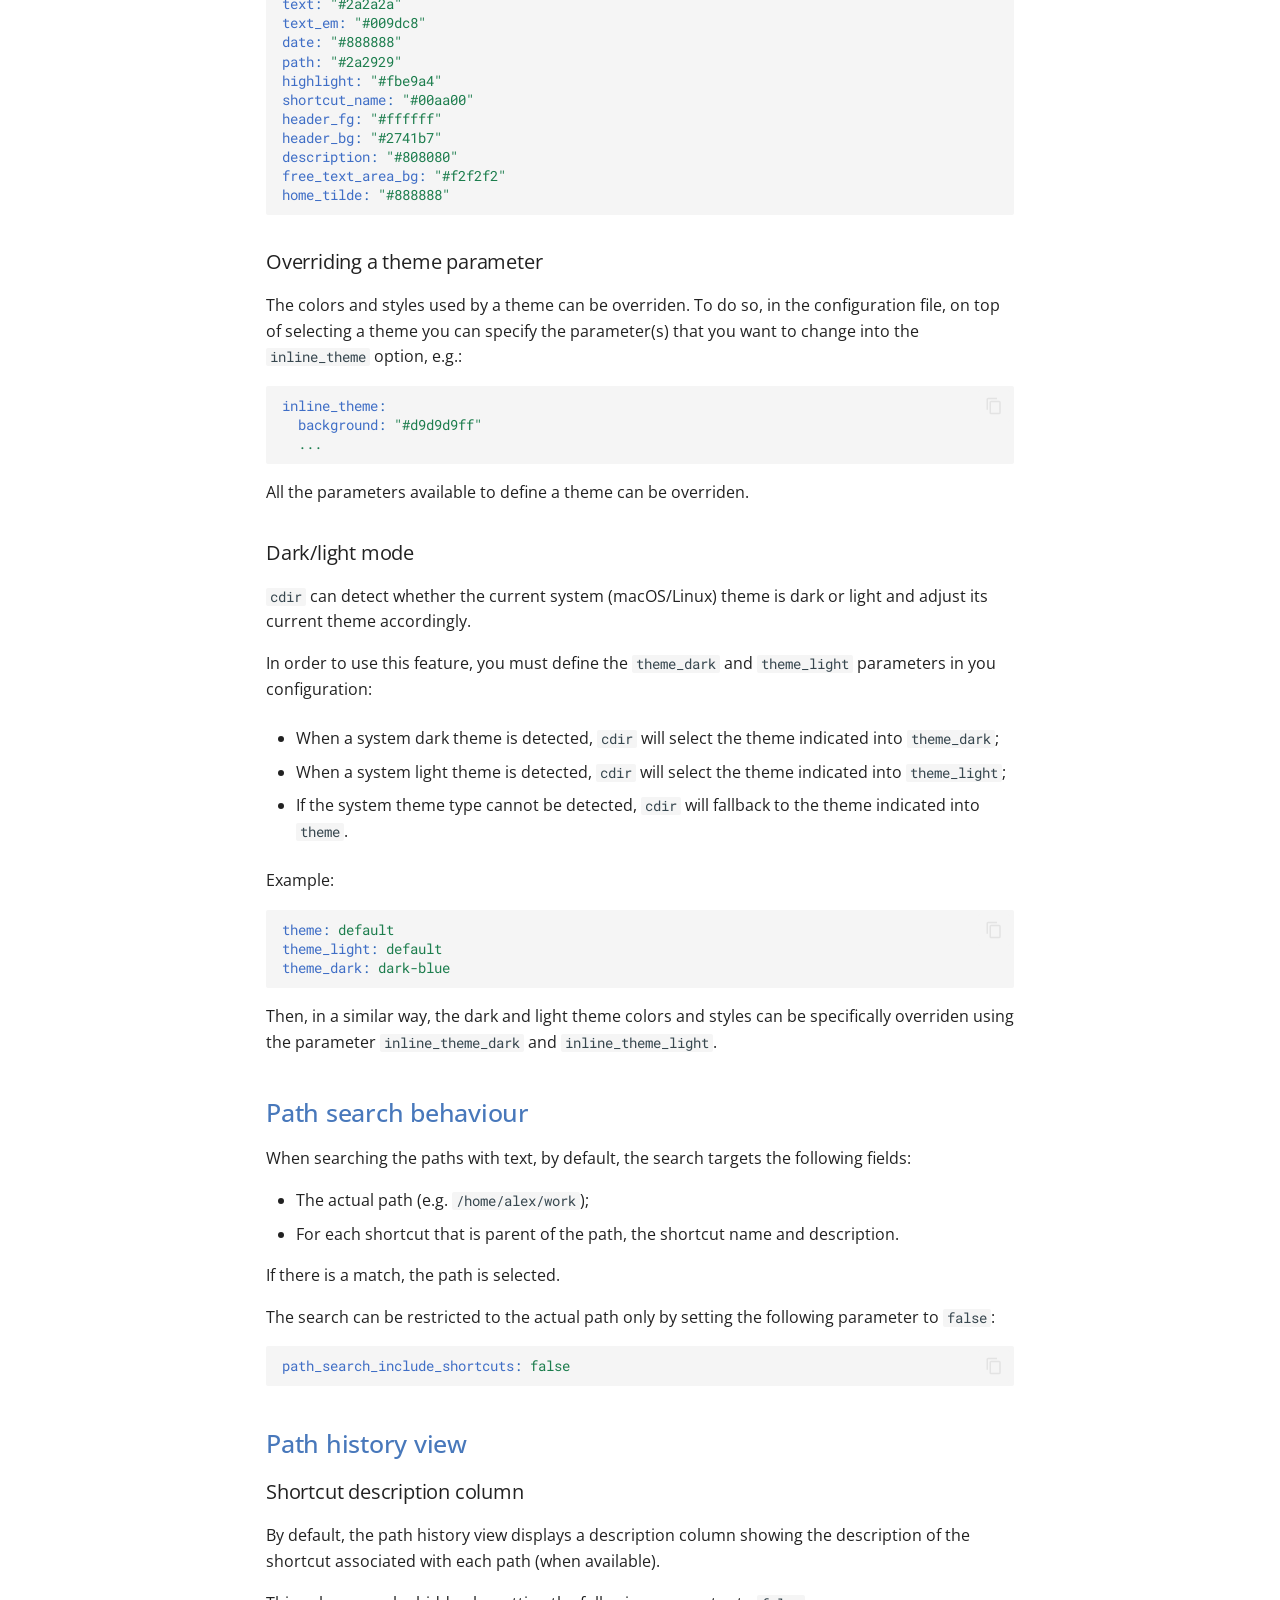
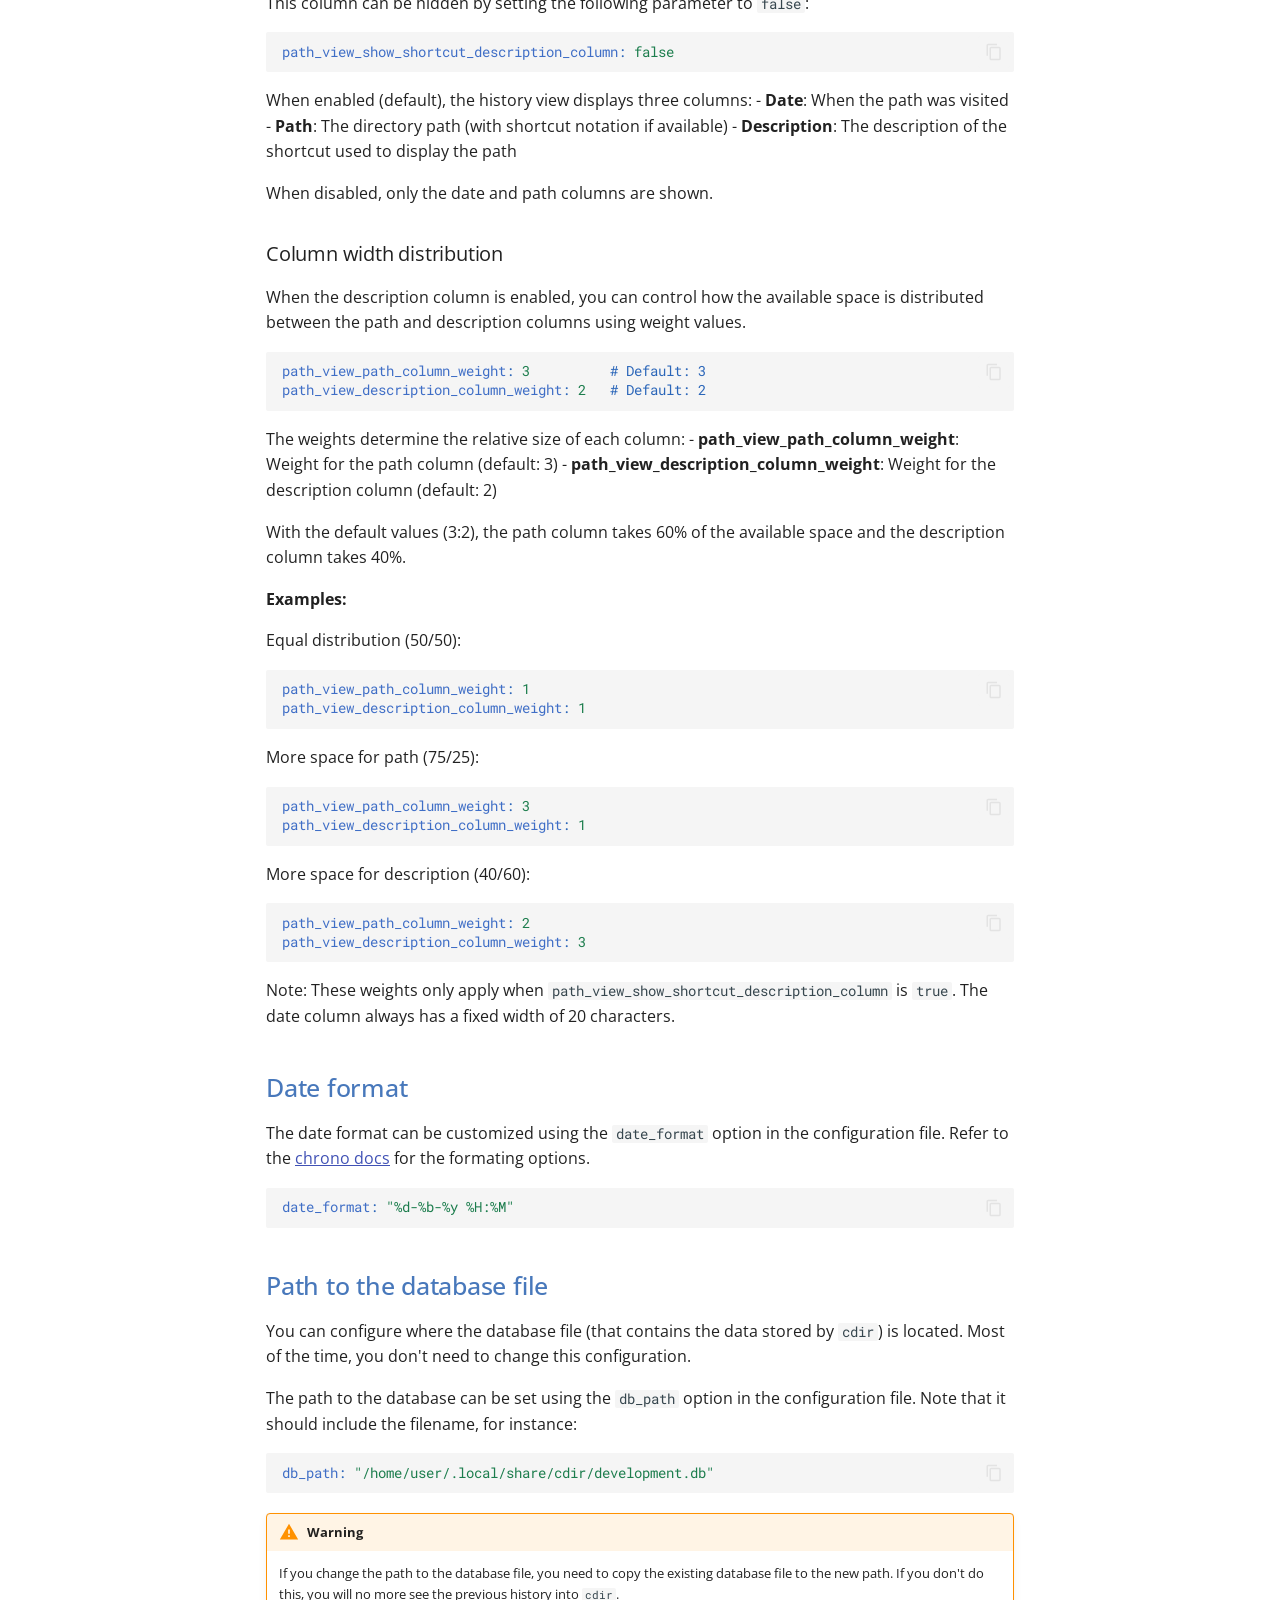
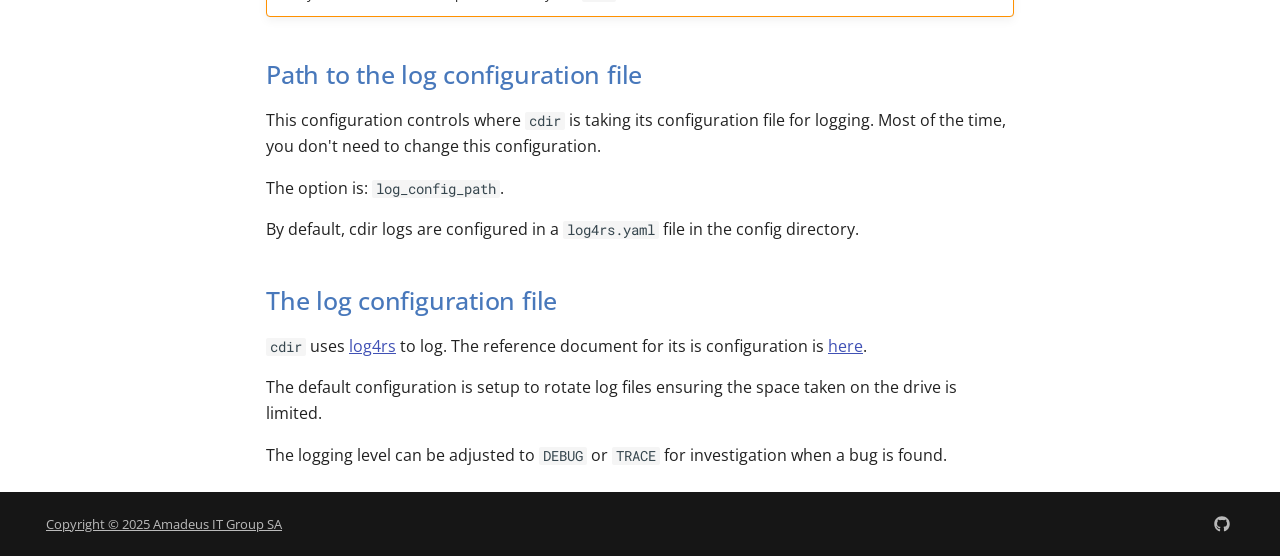
<file: configuration/index.html>
<!doctype html>
<html lang="en" class="no-js">
  <head>
    
      <meta charset="utf-8">
      <meta name="viewport" content="width=device-width,initial-scale=1">
      
      
      
      
        <link rel="prev" href="../installation/">
      
      
        <link rel="next" href="../import_export/">
      
      
        
      
      
      <link rel="icon" href="../assets/folder-swap.png">
      <meta name="generator" content="mkdocs-1.6.1, mkdocs-material-9.7.7">
    
    
      
        <title>Configuration - cdir</title>
      
    
    
      <link rel="stylesheet" href="../assets/stylesheets/main.ec1eaa64.min.css">
      
        
        <link rel="stylesheet" href="../assets/stylesheets/palette.ab4e12ef.min.css">
      
      


    
    
      
    
    
      
        
        
        <link rel="preconnect" href="https://fonts.gstatic.com" crossorigin>
        <link rel="stylesheet" href="https://fonts.googleapis.com/css?family=open+sans:300,300i,400,400i,700,700i%7CRoboto+Mono:400,400i,700,700i&display=fallback">
        <style>:root{--md-text-font:"open sans";--md-code-font:"Roboto Mono"}</style>
      
    
    
      <link rel="stylesheet" href="../stylesheets/asciinema-player.css">
    
      <link rel="stylesheet" href="../stylesheets/extra.css">
    
      <link rel="stylesheet" href="../css/terminal-player.css">
    
      <link rel="stylesheet" href="../css/asciinema-player.css">
    
    <script>__md_scope=new URL("..",location),__md_hash=e=>[...e].reduce(((e,_)=>(e<<5)-e+_.charCodeAt(0)),0),__md_get=(e,_=localStorage,t=__md_scope)=>JSON.parse(_.getItem(t.pathname+"."+e)),__md_set=(e,_,t=localStorage,a=__md_scope)=>{try{t.setItem(a.pathname+"."+e,JSON.stringify(_))}catch(e){}}</script>
    
      

    
    
  </head>
  
  
    
    
    
    
    
    <body dir="ltr" data-md-color-scheme="default" data-md-color-primary="indigo" data-md-color-accent="indigo">
  
    
    <input class="md-toggle" data-md-toggle="drawer" type="checkbox" id="__drawer" autocomplete="off">
    <input class="md-toggle" data-md-toggle="search" type="checkbox" id="__search" autocomplete="off">
    <label class="md-overlay" for="__drawer"></label>
    <div data-md-component="skip">
      
        
        <a href="#configuration" class="md-skip">
          Skip to content
        </a>
      
    </div>
    <div data-md-component="announce">
      
    </div>
    
    
      

  

<header class="md-header md-header--shadow" data-md-component="header">
  <nav class="md-header__inner md-grid" aria-label="Header">
    <a href=".." title="cdir" class="md-header__button md-logo" aria-label="cdir" data-md-component="logo">
      
  
  <svg xmlns="http://www.w3.org/2000/svg" viewBox="0 0 24 24"><path d="M20 6h-8l-2-2H4a2 2 0 0 0-2 2v12a2 2 0 0 0 2 2h16a2 2 0 0 0 2-2V8a2 2 0 0 0-2-2m-5 10v-2H9v2l-3-3 3-3v2h6v-2l3 3Z"/></svg>

    </a>
    <label class="md-header__button md-icon" for="__drawer">
      
      <svg xmlns="http://www.w3.org/2000/svg" viewBox="0 0 24 24"><path d="M3 6h18v2H3zm0 5h18v2H3zm0 5h18v2H3z"/></svg>
    </label>
    <div class="md-header__title" data-md-component="header-title">
      <div class="md-header__ellipsis">
        <div class="md-header__topic">
          <span class="md-ellipsis">
            cdir
          </span>
        </div>
        <div class="md-header__topic" data-md-component="header-topic">
          <span class="md-ellipsis">
            
              Configuration
            
          </span>
        </div>
      </div>
    </div>
    
      
    
    
    
    
      
      
        <label class="md-header__button md-icon" for="__search">
          
          <svg xmlns="http://www.w3.org/2000/svg" viewBox="0 0 24 24"><path d="M9.5 3A6.5 6.5 0 0 1 16 9.5c0 1.61-.59 3.09-1.56 4.23l.27.27h.79l5 5-1.5 1.5-5-5v-.79l-.27-.27A6.52 6.52 0 0 1 9.5 16 6.5 6.5 0 0 1 3 9.5 6.5 6.5 0 0 1 9.5 3m0 2C7 5 5 7 5 9.5S7 14 9.5 14 14 12 14 9.5 12 5 9.5 5"/></svg>
        </label>
        <div class="md-search" data-md-component="search" role="dialog">
  <label class="md-search__overlay" for="__search"></label>
  <div class="md-search__inner" role="search">
    <form class="md-search__form" name="search">
      <input type="text" class="md-search__input" name="query" aria-label="Search" placeholder="Search" autocapitalize="off" autocorrect="off" autocomplete="off" spellcheck="false" data-md-component="search-query" required>
      <label class="md-search__icon md-icon" for="__search">
        
        <svg xmlns="http://www.w3.org/2000/svg" viewBox="0 0 24 24"><path d="M9.5 3A6.5 6.5 0 0 1 16 9.5c0 1.61-.59 3.09-1.56 4.23l.27.27h.79l5 5-1.5 1.5-5-5v-.79l-.27-.27A6.52 6.52 0 0 1 9.5 16 6.5 6.5 0 0 1 3 9.5 6.5 6.5 0 0 1 9.5 3m0 2C7 5 5 7 5 9.5S7 14 9.5 14 14 12 14 9.5 12 5 9.5 5"/></svg>
        
        <svg xmlns="http://www.w3.org/2000/svg" viewBox="0 0 24 24"><path d="M20 11v2H8l5.5 5.5-1.42 1.42L4.16 12l7.92-7.92L13.5 5.5 8 11z"/></svg>
      </label>
      <nav class="md-search__options" aria-label="Search">
        
        <button type="reset" class="md-search__icon md-icon" title="Clear" aria-label="Clear" tabindex="-1">
          
          <svg xmlns="http://www.w3.org/2000/svg" viewBox="0 0 24 24"><path d="M19 6.41 17.59 5 12 10.59 6.41 5 5 6.41 10.59 12 5 17.59 6.41 19 12 13.41 17.59 19 19 17.59 13.41 12z"/></svg>
        </button>
      </nav>
      
    </form>
    <div class="md-search__output">
      <div class="md-search__scrollwrap" tabindex="0" data-md-scrollfix>
        <div class="md-search-result" data-md-component="search-result">
          <div class="md-search-result__meta">
            Initializing search
          </div>
          <ol class="md-search-result__list" role="presentation"></ol>
        </div>
      </div>
    </div>
  </div>
</div>
      
    
    
      <div class="md-header__source">
        <a href="https://github.com/AmadeusITGroup/cdir" title="Go to repository" class="md-source" data-md-component="source">
  <div class="md-source__icon md-icon">
    
    <svg xmlns="http://www.w3.org/2000/svg" viewBox="0 0 448 512"><!--! Font Awesome Free 7.1.0 by @fontawesome - https://fontawesome.com License - https://fontawesome.com/license/free (Icons: CC BY 4.0, Fonts: SIL OFL 1.1, Code: MIT License) Copyright 2025 Fonticons, Inc.--><path d="M439.6 236.1 244 40.5c-5.4-5.5-12.8-8.5-20.4-8.5s-15 3-20.4 8.4L162.5 81l51.5 51.5c27.1-9.1 52.7 16.8 43.4 43.7l49.7 49.7c34.2-11.8 61.2 31 35.5 56.7-26.5 26.5-70.2-2.9-56-37.3L240.3 199v121.9c25.3 12.5 22.3 41.8 9.1 55-6.4 6.4-15.2 10.1-24.3 10.1s-17.8-3.6-24.3-10.1c-17.6-17.6-11.1-46.9 11.2-56v-123c-20.8-8.5-24.6-30.7-18.6-45L142.6 101 8.5 235.1C3 240.6 0 247.9 0 255.5s3 15 8.5 20.4l195.6 195.7c5.4 5.4 12.7 8.4 20.4 8.4s15-3 20.4-8.4l194.7-194.7c5.4-5.4 8.4-12.8 8.4-20.4s-3-15-8.4-20.4"/></svg>
  </div>
  <div class="md-source__repository">
    GitHub
  </div>
</a>
      </div>
    
  </nav>
  
</header>
    
    <div class="md-container" data-md-component="container">
      
      
        
          
        
      
      <main class="md-main" data-md-component="main">
        <div class="md-main__inner md-grid">
          
            
              
              <div class="md-sidebar md-sidebar--primary" data-md-component="sidebar" data-md-type="navigation" >
                <div class="md-sidebar__scrollwrap">
                  <div class="md-sidebar__inner">
                    



<nav class="md-nav md-nav--primary" aria-label="Navigation" data-md-level="0">
  <label class="md-nav__title" for="__drawer">
    <a href=".." title="cdir" class="md-nav__button md-logo" aria-label="cdir" data-md-component="logo">
      
  
  <svg xmlns="http://www.w3.org/2000/svg" viewBox="0 0 24 24"><path d="M20 6h-8l-2-2H4a2 2 0 0 0-2 2v12a2 2 0 0 0 2 2h16a2 2 0 0 0 2-2V8a2 2 0 0 0-2-2m-5 10v-2H9v2l-3-3 3-3v2h6v-2l3 3Z"/></svg>

    </a>
    cdir
  </label>
  
    <div class="md-nav__source">
      <a href="https://github.com/AmadeusITGroup/cdir" title="Go to repository" class="md-source" data-md-component="source">
  <div class="md-source__icon md-icon">
    
    <svg xmlns="http://www.w3.org/2000/svg" viewBox="0 0 448 512"><!--! Font Awesome Free 7.1.0 by @fontawesome - https://fontawesome.com License - https://fontawesome.com/license/free (Icons: CC BY 4.0, Fonts: SIL OFL 1.1, Code: MIT License) Copyright 2025 Fonticons, Inc.--><path d="M439.6 236.1 244 40.5c-5.4-5.5-12.8-8.5-20.4-8.5s-15 3-20.4 8.4L162.5 81l51.5 51.5c27.1-9.1 52.7 16.8 43.4 43.7l49.7 49.7c34.2-11.8 61.2 31 35.5 56.7-26.5 26.5-70.2-2.9-56-37.3L240.3 199v121.9c25.3 12.5 22.3 41.8 9.1 55-6.4 6.4-15.2 10.1-24.3 10.1s-17.8-3.6-24.3-10.1c-17.6-17.6-11.1-46.9 11.2-56v-123c-20.8-8.5-24.6-30.7-18.6-45L142.6 101 8.5 235.1C3 240.6 0 247.9 0 255.5s3 15 8.5 20.4l195.6 195.7c5.4 5.4 12.7 8.4 20.4 8.4s15-3 20.4-8.4l194.7-194.7c5.4-5.4 8.4-12.8 8.4-20.4s-3-15-8.4-20.4"/></svg>
  </div>
  <div class="md-source__repository">
    GitHub
  </div>
</a>
    </div>
  
  <ul class="md-nav__list" data-md-scrollfix>
    
      
      
  
  
  
  
    <li class="md-nav__item">
      <a href=".." class="md-nav__link">
        
  
  
  <span class="md-ellipsis">
    
  
    Home
  

    
  </span>
  
  

      </a>
    </li>
  

    
      
      
  
  
  
  
    <li class="md-nav__item">
      <a href="../features/" class="md-nav__link">
        
  
  
  <span class="md-ellipsis">
    
  
    Features
  

    
  </span>
  
  

      </a>
    </li>
  

    
      
      
  
  
  
  
    <li class="md-nav__item">
      <a href="../commands/" class="md-nav__link">
        
  
  
  <span class="md-ellipsis">
    
  
    Commands
  

    
  </span>
  
  

      </a>
    </li>
  

    
      
      
  
  
  
  
    <li class="md-nav__item">
      <a href="../gui/" class="md-nav__link">
        
  
  
  <span class="md-ellipsis">
    
  
    GUI
  

    
  </span>
  
  

      </a>
    </li>
  

    
      
      
  
  
  
  
    <li class="md-nav__item">
      <a href="../installation/" class="md-nav__link">
        
  
  
  <span class="md-ellipsis">
    
  
    Installation
  

    
  </span>
  
  

      </a>
    </li>
  

    
      
      
  
  
    
  
  
  
    <li class="md-nav__item md-nav__item--active">
      
      <input class="md-nav__toggle md-toggle" type="checkbox" id="__toc">
      
      
        
      
      
        <label class="md-nav__link md-nav__link--active" for="__toc">
          
  
  
  <span class="md-ellipsis">
    
  
    Configuration
  

    
  </span>
  
  

          <span class="md-nav__icon md-icon"></span>
        </label>
      
      <a href="./" class="md-nav__link md-nav__link--active">
        
  
  
  <span class="md-ellipsis">
    
  
    Configuration
  

    
  </span>
  
  

      </a>
      
        

<nav class="md-nav md-nav--secondary" aria-label="Table of contents">
  
  
  
    
  
  
    <label class="md-nav__title" for="__toc">
      <span class="md-nav__icon md-icon"></span>
      Table of contents
    </label>
    <ul class="md-nav__list" data-md-component="toc" data-md-scrollfix>
      
        <li class="md-nav__item">
  <a href="#smart-suggestions-experimental" class="md-nav__link">
    <span class="md-ellipsis">
      
        Smart suggestions (experimental)
      
    </span>
  </a>
  
</li>
      
        <li class="md-nav__item">
  <a href="#themes-and-colors" class="md-nav__link">
    <span class="md-ellipsis">
      
        Themes and colors
      
    </span>
  </a>
  
    <nav class="md-nav" aria-label="Themes and colors">
      <ul class="md-nav__list">
        
          <li class="md-nav__item">
  <a href="#selecting-a-theme" class="md-nav__link">
    <span class="md-ellipsis">
      
        Selecting a theme
      
    </span>
  </a>
  
</li>
        
          <li class="md-nav__item">
  <a href="#creating-a-new-theme" class="md-nav__link">
    <span class="md-ellipsis">
      
        Creating a new theme
      
    </span>
  </a>
  
</li>
        
          <li class="md-nav__item">
  <a href="#overriding-a-theme-parameter" class="md-nav__link">
    <span class="md-ellipsis">
      
        Overriding a theme parameter
      
    </span>
  </a>
  
</li>
        
          <li class="md-nav__item">
  <a href="#darklight-mode" class="md-nav__link">
    <span class="md-ellipsis">
      
        Dark/light mode
      
    </span>
  </a>
  
</li>
        
      </ul>
    </nav>
  
</li>
      
        <li class="md-nav__item">
  <a href="#path-search-behaviour" class="md-nav__link">
    <span class="md-ellipsis">
      
        Path search behaviour
      
    </span>
  </a>
  
</li>
      
        <li class="md-nav__item">
  <a href="#path-history-view" class="md-nav__link">
    <span class="md-ellipsis">
      
        Path history view
      
    </span>
  </a>
  
    <nav class="md-nav" aria-label="Path history view">
      <ul class="md-nav__list">
        
          <li class="md-nav__item">
  <a href="#shortcut-description-column" class="md-nav__link">
    <span class="md-ellipsis">
      
        Shortcut description column
      
    </span>
  </a>
  
</li>
        
          <li class="md-nav__item">
  <a href="#column-width-distribution" class="md-nav__link">
    <span class="md-ellipsis">
      
        Column width distribution
      
    </span>
  </a>
  
</li>
        
      </ul>
    </nav>
  
</li>
      
        <li class="md-nav__item">
  <a href="#date-format" class="md-nav__link">
    <span class="md-ellipsis">
      
        Date format
      
    </span>
  </a>
  
</li>
      
        <li class="md-nav__item">
  <a href="#path-to-the-database-file" class="md-nav__link">
    <span class="md-ellipsis">
      
        Path to the database file
      
    </span>
  </a>
  
</li>
      
        <li class="md-nav__item">
  <a href="#path-to-the-log-configuration-file" class="md-nav__link">
    <span class="md-ellipsis">
      
        Path to the log configuration file
      
    </span>
  </a>
  
</li>
      
        <li class="md-nav__item">
  <a href="#the-log-configuration-file" class="md-nav__link">
    <span class="md-ellipsis">
      
        The log configuration file
      
    </span>
  </a>
  
</li>
      
    </ul>
  
</nav>
      
    </li>
  

    
      
      
  
  
  
  
    <li class="md-nav__item">
      <a href="../import_export/" class="md-nav__link">
        
  
  
  <span class="md-ellipsis">
    
  
    Data Import & Export
  

    
  </span>
  
  

      </a>
    </li>
  

    
      
      
  
  
  
  
    <li class="md-nav__item">
      <a href="../prompt/" class="md-nav__link">
        
  
  
  <span class="md-ellipsis">
    
  
    Shell promp
  

    
  </span>
  
  

      </a>
    </li>
  

    
      
      
  
  
  
  
    <li class="md-nav__item">
      <a href="../license/" class="md-nav__link">
        
  
  
  <span class="md-ellipsis">
    
  
    License
  

    
  </span>
  
  

      </a>
    </li>
  

    
  </ul>
</nav>
                  </div>
                </div>
              </div>
            
            
              
              <div class="md-sidebar md-sidebar--secondary" data-md-component="sidebar" data-md-type="toc" >
                <div class="md-sidebar__scrollwrap">
                  <div class="md-sidebar__inner">
                    

<nav class="md-nav md-nav--secondary" aria-label="Table of contents">
  
  
  
    
  
  
    <label class="md-nav__title" for="__toc">
      <span class="md-nav__icon md-icon"></span>
      Table of contents
    </label>
    <ul class="md-nav__list" data-md-component="toc" data-md-scrollfix>
      
        <li class="md-nav__item">
  <a href="#smart-suggestions-experimental" class="md-nav__link">
    <span class="md-ellipsis">
      
        Smart suggestions (experimental)
      
    </span>
  </a>
  
</li>
      
        <li class="md-nav__item">
  <a href="#themes-and-colors" class="md-nav__link">
    <span class="md-ellipsis">
      
        Themes and colors
      
    </span>
  </a>
  
    <nav class="md-nav" aria-label="Themes and colors">
      <ul class="md-nav__list">
        
          <li class="md-nav__item">
  <a href="#selecting-a-theme" class="md-nav__link">
    <span class="md-ellipsis">
      
        Selecting a theme
      
    </span>
  </a>
  
</li>
        
          <li class="md-nav__item">
  <a href="#creating-a-new-theme" class="md-nav__link">
    <span class="md-ellipsis">
      
        Creating a new theme
      
    </span>
  </a>
  
</li>
        
          <li class="md-nav__item">
  <a href="#overriding-a-theme-parameter" class="md-nav__link">
    <span class="md-ellipsis">
      
        Overriding a theme parameter
      
    </span>
  </a>
  
</li>
        
          <li class="md-nav__item">
  <a href="#darklight-mode" class="md-nav__link">
    <span class="md-ellipsis">
      
        Dark/light mode
      
    </span>
  </a>
  
</li>
        
      </ul>
    </nav>
  
</li>
      
        <li class="md-nav__item">
  <a href="#path-search-behaviour" class="md-nav__link">
    <span class="md-ellipsis">
      
        Path search behaviour
      
    </span>
  </a>
  
</li>
      
        <li class="md-nav__item">
  <a href="#path-history-view" class="md-nav__link">
    <span class="md-ellipsis">
      
        Path history view
      
    </span>
  </a>
  
    <nav class="md-nav" aria-label="Path history view">
      <ul class="md-nav__list">
        
          <li class="md-nav__item">
  <a href="#shortcut-description-column" class="md-nav__link">
    <span class="md-ellipsis">
      
        Shortcut description column
      
    </span>
  </a>
  
</li>
        
          <li class="md-nav__item">
  <a href="#column-width-distribution" class="md-nav__link">
    <span class="md-ellipsis">
      
        Column width distribution
      
    </span>
  </a>
  
</li>
        
      </ul>
    </nav>
  
</li>
      
        <li class="md-nav__item">
  <a href="#date-format" class="md-nav__link">
    <span class="md-ellipsis">
      
        Date format
      
    </span>
  </a>
  
</li>
      
        <li class="md-nav__item">
  <a href="#path-to-the-database-file" class="md-nav__link">
    <span class="md-ellipsis">
      
        Path to the database file
      
    </span>
  </a>
  
</li>
      
        <li class="md-nav__item">
  <a href="#path-to-the-log-configuration-file" class="md-nav__link">
    <span class="md-ellipsis">
      
        Path to the log configuration file
      
    </span>
  </a>
  
</li>
      
        <li class="md-nav__item">
  <a href="#the-log-configuration-file" class="md-nav__link">
    <span class="md-ellipsis">
      
        The log configuration file
      
    </span>
  </a>
  
</li>
      
    </ul>
  
</nav>
                  </div>
                </div>
              </div>
            
          
          
            <div class="md-content" data-md-component="content">
              
              <article class="md-content__inner md-typeset">
                
                  


  
  


<h1 id="configuration">Configuration</h1>
<p>You can customize many aspects of <code>cdir</code> to fit your needs.</p>
<p>To find the configuration file path, run:</p>
<div class="language-text highlight"><pre><span></span><code><span id="__span-0-1"><a id="__codelineno-0-1" name="__codelineno-0-1" href="#__codelineno-0-1"></a>$ cdir config-file
</span><span id="__span-0-2"><a id="__codelineno-0-2" name="__codelineno-0-2" href="#__codelineno-0-2"></a>/path/to/the/configuration/file
</span></code></pre></div>
<p>Edit this file to adjust your settings as described below:</p>
<h2 id="smart-suggestions-experimental">Smart suggestions (experimental)</h2>
<p>By default, the smart suggestions feature is <em>disabled</em>.
You can enable it by setting the following option to <code>true</code> in the configuration file:</p>
<div class="language-yaml highlight"><pre><span></span><code><span id="__span-1-1"><a id="__codelineno-1-1" name="__codelineno-1-1" href="#__codelineno-1-1"></a><span class="nt">smart_suggestions_active</span><span class="p">:</span><span class="w"> </span><span class="l l-Scalar l-Scalar-Plain">true</span>
</span></code></pre></div>
<p>The following parameter controls the maximum number of suggestions shown when opening the UI:</p>
<div class="language-yaml highlight"><pre><span></span><code><span id="__span-2-1"><a id="__codelineno-2-1" name="__codelineno-2-1" href="#__codelineno-2-1"></a><span class="nt">smart_suggestions_count</span><span class="p">:</span><span class="w"> </span><span class="l l-Scalar l-Scalar-Plain">5</span>
</span></code></pre></div>
<p>The default value is <code>3</code>.</p>
<h2 id="themes-and-colors">Themes and colors</h2>
<h3 id="selecting-a-theme">Selecting a theme</h3>
<p>The most simple way to change the colors is to select a <em>theme</em>.
It is done by setting the option <code>theme</code> into the configuration file, e.g.:</p>
<div class="language-text highlight"><pre><span></span><code><span id="__span-3-1"><a id="__codelineno-3-1" name="__codelineno-3-1" href="#__codelineno-3-1"></a>theme: default
</span></code></pre></div>
<p>Several themes are provided by default:</p>
<ul>
<li><em>default</em></li>
</ul>
<p><img alt="default" src="../pictures/default.png" /></p>
<ul>
<li><em>dark-blue</em></li>
</ul>
<p><img alt="dark-blue" src="../pictures/dark-blue.png" /></p>
<ul>
<li><em>dark</em></li>
</ul>
<p><img alt="dark" src="../pictures/dark.png" /></p>
<ul>
<li><em>winter</em></li>
</ul>
<p><img alt="winter" src="../pictures/winter.png" /></p>
<ul>
<li><em>light-autumn</em></li>
</ul>
<p><img alt="light-autumn" src="../pictures/light-autumn.png" /></p>
<ul>
<li><em>light-joy</em></li>
</ul>
<p><img alt="light-joy" src="../pictures/light-joy.png" /></p>
<ul>
<li><em>pure</em></li>
</ul>
<p><img alt="pure" src="../pictures/pure.png" /></p>
<p>When no theme is explicitly set, the <em>default</em> theme is implicitly selected.</p>
<h3 id="creating-a-new-theme">Creating a new theme</h3>
<p>Themes are defined in files located into the <code>themes</code> directory which is in the configuration file directory.</p>
<p>The file name is <code>&lt;theme_name&gt;.yml</code>.
For instance, you can find the definition of the <em>default</em> theme in the file <code>themes/default.yml</code>. </p>
<p>The several colors and text styles that can be defined inside a theme file are:</p>
<ul>
<li>
<p><code>title</code>: the text color of windows title</p>
</li>
<li>
<p><code>background</code>: the background color of the UI, if not set, the terminal background color is used</p>
</li>
<li>
<p><code>border</code>: the border color of windows</p>
</li>
<li>
<p><code>text</code>: regular text color</p>
</li>
<li>
<p><code>text_em</code>: emphasized text color</p>
</li>
<li>
<p><code>date</code>: the date color in the directory history view</p>
</li>
<li>
<p><code>path</code>: the directory path color</p>
</li>
<li>
<p><code>highlight</code>: the highlight color for selection</p>
</li>
<li>
<p><code>shortcut_name</code>: the shortcut name color</p>
</li>
<li>
<p><code>header_fg</code>: the header foreground color</p>
</li>
<li>
<p><code>header_bg</code>: the header background color</p>
</li>
<li>
<p><code>description</code>: the shortcut description color</p>
</li>
<li>
<p><code>free_text_area_bg</code>: the free text area (at the bottom of the list)</p>
</li>
<li>
<p><code>home_tilde</code>: color of the <code>~</code> for the home directory</p>
</li>
<li>
<p><code>title</code>: text color of the window title</p>
</li>
<li><code>title_bold</code>: whether the window title is bold</li>
<li>
<p><code>title_italic</code>: whether the window title is italic</p>
</li>
<li>
<p><code>background</code>: background color of the UI (if not set, terminal background is used)</p>
</li>
<li><code>left_background</code>: background color of the left panel</li>
<li>
<p><code>border</code>: border color of windows</p>
</li>
<li>
<p><code>text</code>: regular text color</p>
</li>
<li><code>text_bold</code>: whether regular text is bold</li>
<li>
<p><code>text_italic</code>: whether regular text is italic</p>
</li>
<li>
<p><code>text_em</code>: emphasized text color</p>
</li>
<li><code>text_em_bold</code>: whether emphasized text is bold</li>
<li>
<p><code>text_em_italic</code>: whether emphasized text is italic</p>
</li>
<li>
<p><code>date</code>: date color in the directory history view</p>
</li>
<li><code>date_bold</code>: whether date text is bold</li>
<li>
<p><code>date_italic</code>: whether date text is italic</p>
</li>
<li>
<p><code>path</code>: directory path color</p>
</li>
<li><code>path_bold</code>: whether path text is bold</li>
<li>
<p><code>path_italic</code>: whether path text is italic</p>
</li>
<li>
<p><code>highlight</code>: highlight color for selection</p>
</li>
<li>
<p><code>shortcut_name</code>: shortcut name color</p>
</li>
<li><code>shortcut_name_bold</code>: whether shortcut name is bold</li>
<li>
<p><code>shortcut_name_italic</code>: whether shortcut name is italic</p>
</li>
<li>
<p><code>header_fg</code>: header foreground color</p>
</li>
<li>
<p><code>header_bg</code>: header background color</p>
</li>
<li>
<p><code>description</code>: shortcut description color</p>
</li>
<li><code>description_bold</code>: whether description is bold</li>
<li>
<p><code>description_italic</code>: whether description is italic</p>
</li>
<li>
<p><code>free_text_area_bg</code>: background color of the free text area (at the bottom of the list)</p>
</li>
<li>
<p><code>home_tilde</code>: color of the <code>~</code> for the home directory</p>
</li>
<li><code>home_tilde_bold</code>: whether the home tilde is bold</li>
<li><code>home_tilde_italic</code>: whether the home tilde is italic</li>
</ul>
<p>For instance, the default theme is:
<div class="language-yaml highlight"><pre><span></span><code><span id="__span-4-1"><a id="__codelineno-4-1" name="__codelineno-4-1" href="#__codelineno-4-1"></a><span class="nt">title</span><span class="p">:</span><span class="w"> </span><span class="s">&quot;#1d5cba&quot;</span>
</span><span id="__span-4-2"><a id="__codelineno-4-2" name="__codelineno-4-2" href="#__codelineno-4-2"></a><span class="nt">background</span><span class="p">:</span><span class="w"> </span><span class="s">&quot;#ffffff&quot;</span>
</span><span id="__span-4-3"><a id="__codelineno-4-3" name="__codelineno-4-3" href="#__codelineno-4-3"></a><span class="nt">border</span><span class="p">:</span><span class="w"> </span><span class="s">&quot;#cccccc&quot;</span>
</span><span id="__span-4-4"><a id="__codelineno-4-4" name="__codelineno-4-4" href="#__codelineno-4-4"></a><span class="nt">text</span><span class="p">:</span><span class="w"> </span><span class="s">&quot;#2a2a2a&quot;</span>
</span><span id="__span-4-5"><a id="__codelineno-4-5" name="__codelineno-4-5" href="#__codelineno-4-5"></a><span class="nt">text_em</span><span class="p">:</span><span class="w"> </span><span class="s">&quot;#009dc8&quot;</span>
</span><span id="__span-4-6"><a id="__codelineno-4-6" name="__codelineno-4-6" href="#__codelineno-4-6"></a><span class="nt">date</span><span class="p">:</span><span class="w"> </span><span class="s">&quot;#888888&quot;</span>
</span><span id="__span-4-7"><a id="__codelineno-4-7" name="__codelineno-4-7" href="#__codelineno-4-7"></a><span class="nt">path</span><span class="p">:</span><span class="w"> </span><span class="s">&quot;#2a2929&quot;</span>
</span><span id="__span-4-8"><a id="__codelineno-4-8" name="__codelineno-4-8" href="#__codelineno-4-8"></a><span class="nt">highlight</span><span class="p">:</span><span class="w"> </span><span class="s">&quot;#fbe9a4&quot;</span>
</span><span id="__span-4-9"><a id="__codelineno-4-9" name="__codelineno-4-9" href="#__codelineno-4-9"></a><span class="nt">shortcut_name</span><span class="p">:</span><span class="w"> </span><span class="s">&quot;#00aa00&quot;</span>
</span><span id="__span-4-10"><a id="__codelineno-4-10" name="__codelineno-4-10" href="#__codelineno-4-10"></a><span class="nt">header_fg</span><span class="p">:</span><span class="w"> </span><span class="s">&quot;#ffffff&quot;</span>
</span><span id="__span-4-11"><a id="__codelineno-4-11" name="__codelineno-4-11" href="#__codelineno-4-11"></a><span class="nt">header_bg</span><span class="p">:</span><span class="w"> </span><span class="s">&quot;#2741b7&quot;</span>
</span><span id="__span-4-12"><a id="__codelineno-4-12" name="__codelineno-4-12" href="#__codelineno-4-12"></a><span class="nt">description</span><span class="p">:</span><span class="w"> </span><span class="s">&quot;#808080&quot;</span>
</span><span id="__span-4-13"><a id="__codelineno-4-13" name="__codelineno-4-13" href="#__codelineno-4-13"></a><span class="nt">free_text_area_bg</span><span class="p">:</span><span class="w"> </span><span class="s">&quot;#f2f2f2&quot;</span>
</span><span id="__span-4-14"><a id="__codelineno-4-14" name="__codelineno-4-14" href="#__codelineno-4-14"></a><span class="nt">home_tilde</span><span class="p">:</span><span class="w"> </span><span class="s">&quot;#888888&quot;</span>
</span></code></pre></div></p>
<h3 id="overriding-a-theme-parameter">Overriding a theme parameter</h3>
<p>The colors and styles used by a theme can be overriden.
To do so, in the configuration file, on top of selecting a theme you can specify the parameter(s) that you want to change into the <code>inline_theme</code> option, e.g.:</p>
<div class="language-yaml highlight"><pre><span></span><code><span id="__span-5-1"><a id="__codelineno-5-1" name="__codelineno-5-1" href="#__codelineno-5-1"></a><span class="nt">inline_theme</span><span class="p">:</span>
</span><span id="__span-5-2"><a id="__codelineno-5-2" name="__codelineno-5-2" href="#__codelineno-5-2"></a><span class="w">  </span><span class="nt">background</span><span class="p">:</span><span class="w"> </span><span class="s">&quot;#d9d9d9ff&quot;</span>
</span><span id="__span-5-3"><a id="__codelineno-5-3" name="__codelineno-5-3" href="#__codelineno-5-3"></a><span class="w">  </span><span class="l l-Scalar l-Scalar-Plain">...</span>
</span></code></pre></div>
<p>All the parameters available to define a theme can be overriden.</p>
<h3 id="darklight-mode">Dark/light mode</h3>
<p><code>cdir</code> can detect whether the current system (macOS/Linux) theme is dark or light and adjust its current theme accordingly.</p>
<p>In order to use this feature, you must define the <code>theme_dark</code> and <code>theme_light</code> parameters in you configuration:</p>
<ul>
<li>
<p>When a system dark theme is detected, <code>cdir</code> will select the theme indicated into <code>theme_dark</code>;</p>
</li>
<li>
<p>When a system light theme is detected, <code>cdir</code> will select the theme indicated into <code>theme_light</code>;</p>
</li>
<li>
<p>If the system theme type cannot be detected, <code>cdir</code> will fallback to the theme indicated into <code>theme</code>.</p>
</li>
</ul>
<p>Example:
<div class="language-yaml highlight"><pre><span></span><code><span id="__span-6-1"><a id="__codelineno-6-1" name="__codelineno-6-1" href="#__codelineno-6-1"></a><span class="nt">theme</span><span class="p">:</span><span class="w"> </span><span class="l l-Scalar l-Scalar-Plain">default</span>
</span><span id="__span-6-2"><a id="__codelineno-6-2" name="__codelineno-6-2" href="#__codelineno-6-2"></a><span class="nt">theme_light</span><span class="p">:</span><span class="w"> </span><span class="l l-Scalar l-Scalar-Plain">default</span>
</span><span id="__span-6-3"><a id="__codelineno-6-3" name="__codelineno-6-3" href="#__codelineno-6-3"></a><span class="nt">theme_dark</span><span class="p">:</span><span class="w"> </span><span class="l l-Scalar l-Scalar-Plain">dark-blue</span>
</span></code></pre></div></p>
<p>Then, in a similar way, the dark and light theme colors and styles can be specifically overriden using the parameter <code>inline_theme_dark</code> and <code>inline_theme_light</code>.</p>
<h2 id="path-search-behaviour">Path search behaviour</h2>
<p>When searching the paths with text, by default, the search targets the following fields:</p>
<ul>
<li>The actual path (e.g. <code>/home/alex/work</code>);</li>
<li>For each shortcut that is parent of the path, the shortcut name and description.</li>
</ul>
<p>If there is a match, the path is selected.</p>
<p>The search can be restricted to the actual path only by setting the following parameter to <code>false</code>:</p>
<div class="language-yaml highlight"><pre><span></span><code><span id="__span-7-1"><a id="__codelineno-7-1" name="__codelineno-7-1" href="#__codelineno-7-1"></a><span class="nt">path_search_include_shortcuts</span><span class="p">:</span><span class="w"> </span><span class="l l-Scalar l-Scalar-Plain">false</span>
</span></code></pre></div>
<h2 id="path-history-view">Path history view</h2>
<h3 id="shortcut-description-column">Shortcut description column</h3>
<p>By default, the path history view displays a description column showing the description of the shortcut associated with each path (when available).</p>
<p>This column can be hidden by setting the following parameter to <code>false</code>:</p>
<div class="language-yaml highlight"><pre><span></span><code><span id="__span-8-1"><a id="__codelineno-8-1" name="__codelineno-8-1" href="#__codelineno-8-1"></a><span class="nt">path_view_show_shortcut_description_column</span><span class="p">:</span><span class="w"> </span><span class="l l-Scalar l-Scalar-Plain">false</span>
</span></code></pre></div>
<p>When enabled (default), the history view displays three columns:
- <strong>Date</strong>: When the path was visited
- <strong>Path</strong>: The directory path (with shortcut notation if available)
- <strong>Description</strong>: The description of the shortcut used to display the path</p>
<p>When disabled, only the date and path columns are shown.</p>
<h3 id="column-width-distribution">Column width distribution</h3>
<p>When the description column is enabled, you can control how the available space is distributed between the path and description columns using weight values.</p>
<div class="language-yaml highlight"><pre><span></span><code><span id="__span-9-1"><a id="__codelineno-9-1" name="__codelineno-9-1" href="#__codelineno-9-1"></a><span class="nt">path_view_path_column_weight</span><span class="p">:</span><span class="w"> </span><span class="l l-Scalar l-Scalar-Plain">3</span><span class="w">          </span><span class="c1"># Default: 3</span>
</span><span id="__span-9-2"><a id="__codelineno-9-2" name="__codelineno-9-2" href="#__codelineno-9-2"></a><span class="nt">path_view_description_column_weight</span><span class="p">:</span><span class="w"> </span><span class="l l-Scalar l-Scalar-Plain">2</span><span class="w">   </span><span class="c1"># Default: 2</span>
</span></code></pre></div>
<p>The weights determine the relative size of each column:
- <strong>path_view_path_column_weight</strong>: Weight for the path column (default: 3)
- <strong>path_view_description_column_weight</strong>: Weight for the description column (default: 2)</p>
<p>With the default values (3:2), the path column takes 60% of the available space and the description column takes 40%.</p>
<p><strong>Examples:</strong></p>
<p>Equal distribution (50/50):
<div class="language-yaml highlight"><pre><span></span><code><span id="__span-10-1"><a id="__codelineno-10-1" name="__codelineno-10-1" href="#__codelineno-10-1"></a><span class="nt">path_view_path_column_weight</span><span class="p">:</span><span class="w"> </span><span class="l l-Scalar l-Scalar-Plain">1</span>
</span><span id="__span-10-2"><a id="__codelineno-10-2" name="__codelineno-10-2" href="#__codelineno-10-2"></a><span class="nt">path_view_description_column_weight</span><span class="p">:</span><span class="w"> </span><span class="l l-Scalar l-Scalar-Plain">1</span>
</span></code></pre></div></p>
<p>More space for path (75/25):
<div class="language-yaml highlight"><pre><span></span><code><span id="__span-11-1"><a id="__codelineno-11-1" name="__codelineno-11-1" href="#__codelineno-11-1"></a><span class="nt">path_view_path_column_weight</span><span class="p">:</span><span class="w"> </span><span class="l l-Scalar l-Scalar-Plain">3</span>
</span><span id="__span-11-2"><a id="__codelineno-11-2" name="__codelineno-11-2" href="#__codelineno-11-2"></a><span class="nt">path_view_description_column_weight</span><span class="p">:</span><span class="w"> </span><span class="l l-Scalar l-Scalar-Plain">1</span>
</span></code></pre></div></p>
<p>More space for description (40/60):
<div class="language-yaml highlight"><pre><span></span><code><span id="__span-12-1"><a id="__codelineno-12-1" name="__codelineno-12-1" href="#__codelineno-12-1"></a><span class="nt">path_view_path_column_weight</span><span class="p">:</span><span class="w"> </span><span class="l l-Scalar l-Scalar-Plain">2</span>
</span><span id="__span-12-2"><a id="__codelineno-12-2" name="__codelineno-12-2" href="#__codelineno-12-2"></a><span class="nt">path_view_description_column_weight</span><span class="p">:</span><span class="w"> </span><span class="l l-Scalar l-Scalar-Plain">3</span>
</span></code></pre></div></p>
<p>Note: These weights only apply when <code>path_view_show_shortcut_description_column</code> is <code>true</code>. The date column always has a fixed width of 20 characters.</p>
<h2 id="date-format">Date format</h2>
<p>The date format can be customized using the <code>date_format</code> option in the configuration file.
Refer to the <a href="https://docs.rs/chrono/0.4.38/chrono/format/strftime/index.html">chrono docs</a> for the formating
options.</p>
<div class="language-yaml highlight"><pre><span></span><code><span id="__span-13-1"><a id="__codelineno-13-1" name="__codelineno-13-1" href="#__codelineno-13-1"></a><span class="nt">date_format</span><span class="p">:</span><span class="w"> </span><span class="s">&quot;%d-%b-%y</span><span class="nv"> </span><span class="s">%H:%M&quot;</span>
</span></code></pre></div>
<h2 id="path-to-the-database-file">Path to the database file</h2>
<p>You can configure where the database file (that contains the data stored by <code>cdir</code>) is located.
Most of the time, you don't need to change this configuration.</p>
<p>The path to the database can be set using the <code>db_path</code> option in the configuration file.
Note that it should include the filename, for instance:</p>
<div class="language-yaml highlight"><pre><span></span><code><span id="__span-14-1"><a id="__codelineno-14-1" name="__codelineno-14-1" href="#__codelineno-14-1"></a><span class="nt">db_path</span><span class="p">:</span><span class="w"> </span><span class="s">&quot;/home/user/.local/share/cdir/development.db&quot;</span>
</span></code></pre></div>
<div class="admonition warning">
<p class="admonition-title">Warning</p>
<p>If you change the path to the database file, you need to copy the existing database file to the new path.
If you don't do this, you will no more see the previous history into <code>cdir</code>.</p>
</div>
<h2 id="path-to-the-log-configuration-file">Path to the log configuration file</h2>
<p>This configuration controls where <code>cdir</code> is taking its configuration file for logging.
Most of the time, you don't need to change this configuration.</p>
<p>The option is: <code>log_config_path</code>.</p>
<p>By default, cdir logs are configured in a <code>log4rs.yaml</code> file in the config directory.</p>
<h2 id="the-log-configuration-file">The log configuration file</h2>
<p><code>cdir</code> uses <a href="https://docs.rs/log4rs/latest/log4rs/index.html">log4rs</a> to log.
The reference document for its is configuration is <a href="https://docs.rs/log4rs/latest/log4rs/config/index.html#configuration">here</a>.</p>
<p>The default configuration is setup to rotate log files ensuring the space taken on the drive is limited.</p>
<p>The logging level can be adjusted to <code>DEBUG</code> or <code>TRACE</code> for investigation when a bug is found.</p>












                
              </article>
            </div>
          
          
<script>var target=document.getElementById(location.hash.slice(1));target&&target.name&&(target.checked=target.name.startsWith("__tabbed_"))</script>
        </div>
        
      </main>
      
        <footer class="md-footer">
  
  <div class="md-footer-meta md-typeset">
    <div class="md-footer-meta__inner md-grid">
      <div class="md-copyright">
  
    <div class="md-copyright__highlight">
      <a href="https://github.com/AmadeusITGroup/cdir/blob/master/LICENSE">Copyright &copy; 2025 Amadeus IT Group SA</a>
    </div>
  
  
</div>
      
        
<div class="md-social">
  
    
    
    
    
      
      
    
    <a href="https://github.com/AmadeusITGroup/cdir" target="_blank" rel="noopener" title="github.com" class="md-social__link">
      <svg xmlns="http://www.w3.org/2000/svg" viewBox="0 0 512 512"><!--! Font Awesome Free 7.1.0 by @fontawesome - https://fontawesome.com License - https://fontawesome.com/license/free (Icons: CC BY 4.0, Fonts: SIL OFL 1.1, Code: MIT License) Copyright 2025 Fonticons, Inc.--><path d="M173.9 397.4c0 2-2.3 3.6-5.2 3.6-3.3.3-5.6-1.3-5.6-3.6 0-2 2.3-3.6 5.2-3.6 3-.3 5.6 1.3 5.6 3.6m-31.1-4.5c-.7 2 1.3 4.3 4.3 4.9 2.6 1 5.6 0 6.2-2s-1.3-4.3-4.3-5.2c-2.6-.7-5.5.3-6.2 2.3m44.2-1.7c-2.9.7-4.9 2.6-4.6 4.9.3 2 2.9 3.3 5.9 2.6 2.9-.7 4.9-2.6 4.6-4.6-.3-1.9-3-3.2-5.9-2.9M252.8 8C114.1 8 8 113.3 8 252c0 110.9 69.8 205.8 169.5 239.2 12.8 2.3 17.3-5.6 17.3-12.1 0-6.2-.3-40.4-.3-61.4 0 0-70 15-84.7-29.8 0 0-11.4-29.1-27.8-36.6 0 0-22.9-15.7 1.6-15.4 0 0 24.9 2 38.6 25.8 21.9 38.6 58.6 27.5 72.9 20.9 2.3-16 8.8-27.1 16-33.7-55.9-6.2-112.3-14.3-112.3-110.5 0-27.5 7.6-41.3 23.6-58.9-2.6-6.5-11.1-33.3 2.6-67.9 20.9-6.5 69 27 69 27 20-5.6 41.5-8.5 62.8-8.5s42.8 2.9 62.8 8.5c0 0 48.1-33.6 69-27 13.7 34.7 5.2 61.4 2.6 67.9 16 17.7 25.8 31.5 25.8 58.9 0 96.5-58.9 104.2-114.8 110.5 9.2 7.9 17 22.9 17 46.4 0 33.7-.3 75.4-.3 83.6 0 6.5 4.6 14.4 17.3 12.1C436.2 457.8 504 362.9 504 252 504 113.3 391.5 8 252.8 8M105.2 352.9c-1.3 1-1 3.3.7 5.2 1.6 1.6 3.9 2.3 5.2 1 1.3-1 1-3.3-.7-5.2-1.6-1.6-3.9-2.3-5.2-1m-10.8-8.1c-.7 1.3.3 2.9 2.3 3.9 1.6 1 3.6.7 4.3-.7.7-1.3-.3-2.9-2.3-3.9-2-.6-3.6-.3-4.3.7m32.4 35.6c-1.6 1.3-1 4.3 1.3 6.2 2.3 2.3 5.2 2.6 6.5 1 1.3-1.3.7-4.3-1.3-6.2-2.2-2.3-5.2-2.6-6.5-1m-11.4-14.7c-1.6 1-1.6 3.6 0 5.9s4.3 3.3 5.6 2.3c1.6-1.3 1.6-3.9 0-6.2-1.4-2.3-4-3.3-5.6-2"/></svg>
    </a>
  
</div>
      
    </div>
  </div>
</footer>
      
    </div>
    <div class="md-dialog" data-md-component="dialog">
      <div class="md-dialog__inner md-typeset"></div>
    </div>
    
    
    
      
      
      <script id="__config" type="application/json">{"annotate": null, "base": "..", "features": ["content.code.copy"], "search": "../assets/javascripts/workers/search.2c215733.min.js", "tags": null, "translations": {"clipboard.copied": "Copied to clipboard", "clipboard.copy": "Copy to clipboard", "search.result.more.one": "1 more on this page", "search.result.more.other": "# more on this page", "search.result.none": "No matching documents", "search.result.one": "1 matching document", "search.result.other": "# matching documents", "search.result.placeholder": "Type to start searching", "search.result.term.missing": "Missing", "select.version": "Select version"}, "version": null}</script>
    
    
      <script src="../assets/javascripts/bundle.d7400e89.min.js"></script>
      
        <script src="../javascripts/asciinema-player.min.js"></script>
      
        <script src="../javascripts/extra.js"></script>
      
        <script src="../js/asciinema-player.min.js"></script>
      
    
  </body>
</html>
</file>
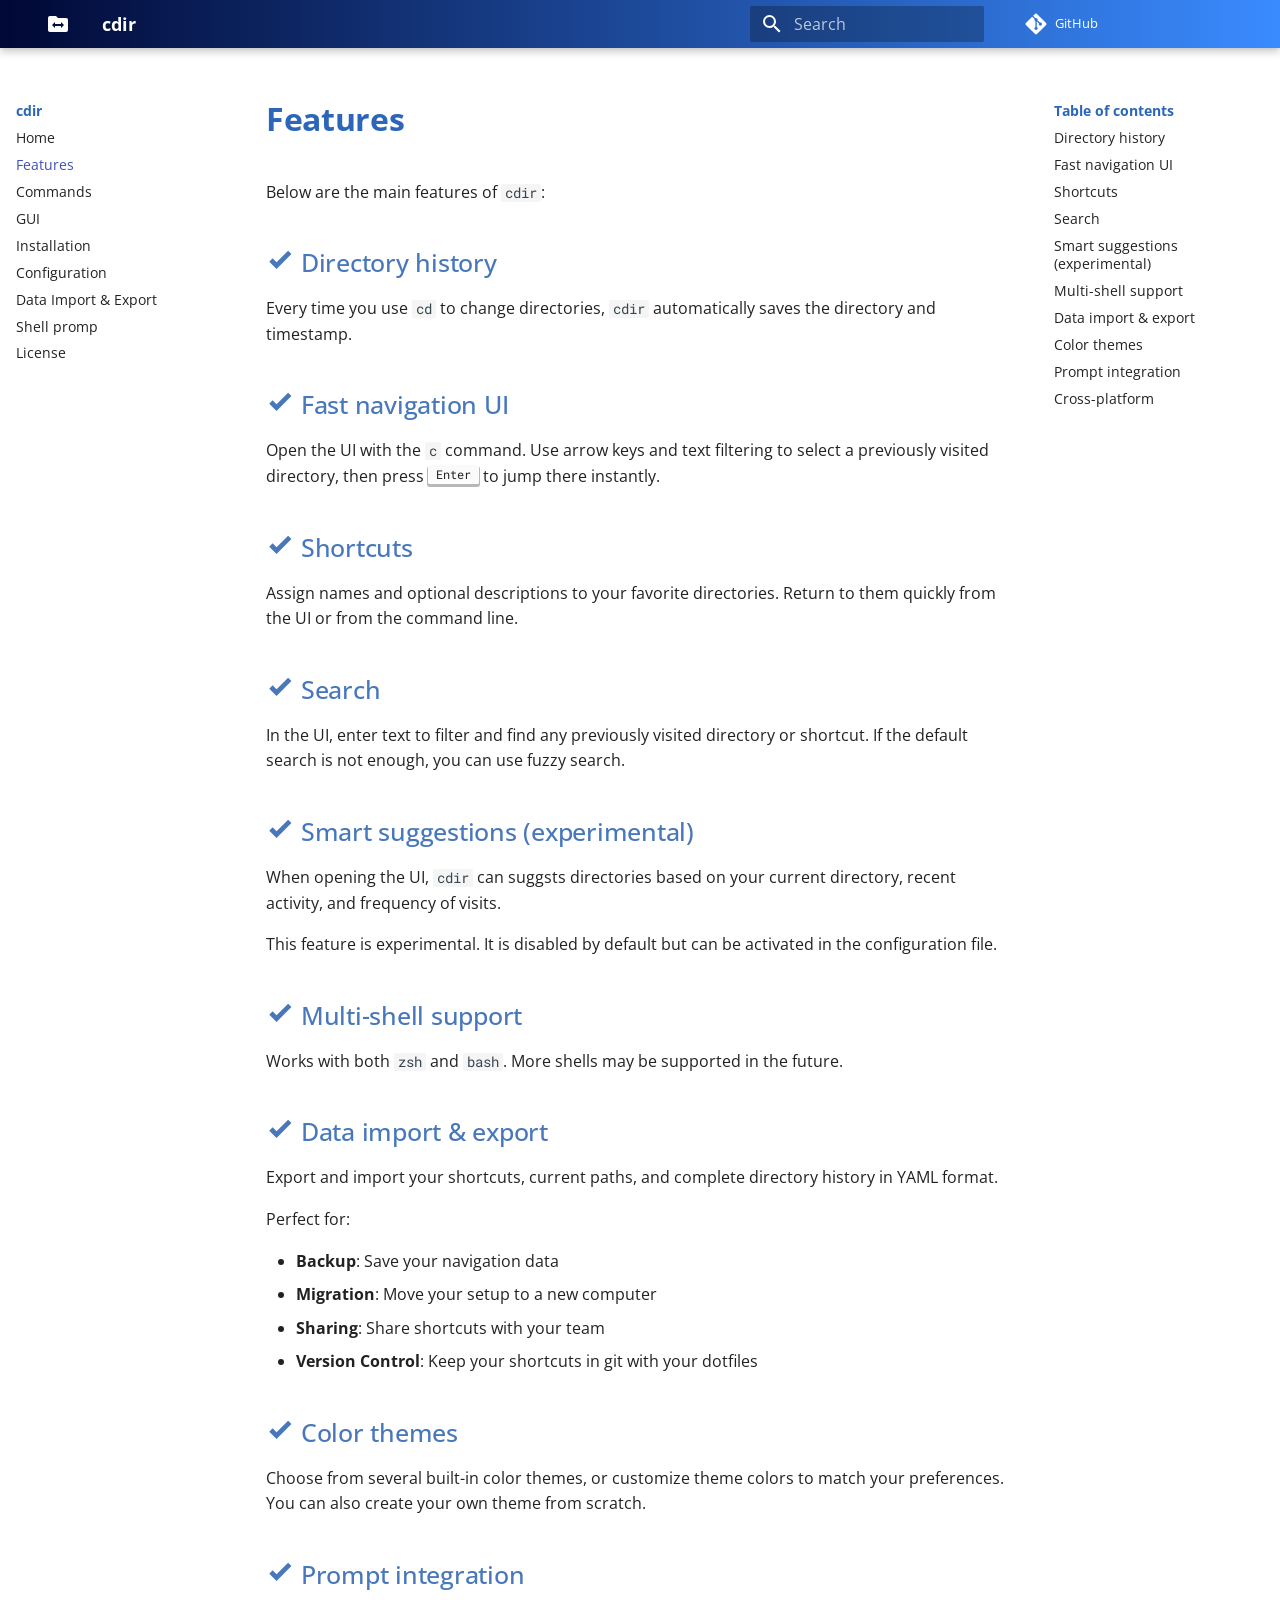
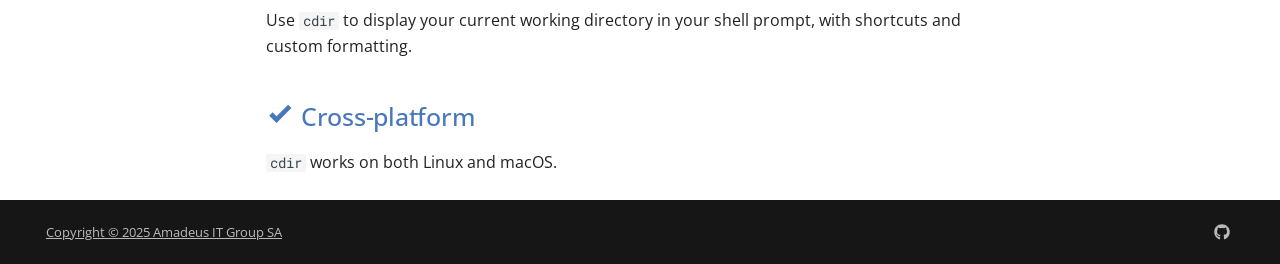
<file: features/index.html>
<!doctype html>
<html lang="en" class="no-js">
  <head>
    
      <meta charset="utf-8">
      <meta name="viewport" content="width=device-width,initial-scale=1">
      
      
      
      
        <link rel="prev" href="..">
      
      
        <link rel="next" href="../commands/">
      
      
        
      
      
      <link rel="icon" href="../assets/folder-swap.png">
      <meta name="generator" content="mkdocs-1.6.1, mkdocs-material-9.7.7">
    
    
      
        <title>Features - cdir</title>
      
    
    
      <link rel="stylesheet" href="../assets/stylesheets/main.ec1eaa64.min.css">
      
        
        <link rel="stylesheet" href="../assets/stylesheets/palette.ab4e12ef.min.css">
      
      


    
    
      
    
    
      
        
        
        <link rel="preconnect" href="https://fonts.gstatic.com" crossorigin>
        <link rel="stylesheet" href="https://fonts.googleapis.com/css?family=open+sans:300,300i,400,400i,700,700i%7CRoboto+Mono:400,400i,700,700i&display=fallback">
        <style>:root{--md-text-font:"open sans";--md-code-font:"Roboto Mono"}</style>
      
    
    
      <link rel="stylesheet" href="../stylesheets/asciinema-player.css">
    
      <link rel="stylesheet" href="../stylesheets/extra.css">
    
      <link rel="stylesheet" href="../css/terminal-player.css">
    
      <link rel="stylesheet" href="../css/asciinema-player.css">
    
    <script>__md_scope=new URL("..",location),__md_hash=e=>[...e].reduce(((e,_)=>(e<<5)-e+_.charCodeAt(0)),0),__md_get=(e,_=localStorage,t=__md_scope)=>JSON.parse(_.getItem(t.pathname+"."+e)),__md_set=(e,_,t=localStorage,a=__md_scope)=>{try{t.setItem(a.pathname+"."+e,JSON.stringify(_))}catch(e){}}</script>
    
      

    
    
  </head>
  
  
    
    
    
    
    
    <body dir="ltr" data-md-color-scheme="default" data-md-color-primary="indigo" data-md-color-accent="indigo">
  
    
    <input class="md-toggle" data-md-toggle="drawer" type="checkbox" id="__drawer" autocomplete="off">
    <input class="md-toggle" data-md-toggle="search" type="checkbox" id="__search" autocomplete="off">
    <label class="md-overlay" for="__drawer"></label>
    <div data-md-component="skip">
      
        
        <a href="#features" class="md-skip">
          Skip to content
        </a>
      
    </div>
    <div data-md-component="announce">
      
    </div>
    
    
      

  

<header class="md-header md-header--shadow" data-md-component="header">
  <nav class="md-header__inner md-grid" aria-label="Header">
    <a href=".." title="cdir" class="md-header__button md-logo" aria-label="cdir" data-md-component="logo">
      
  
  <svg xmlns="http://www.w3.org/2000/svg" viewBox="0 0 24 24"><path d="M20 6h-8l-2-2H4a2 2 0 0 0-2 2v12a2 2 0 0 0 2 2h16a2 2 0 0 0 2-2V8a2 2 0 0 0-2-2m-5 10v-2H9v2l-3-3 3-3v2h6v-2l3 3Z"/></svg>

    </a>
    <label class="md-header__button md-icon" for="__drawer">
      
      <svg xmlns="http://www.w3.org/2000/svg" viewBox="0 0 24 24"><path d="M3 6h18v2H3zm0 5h18v2H3zm0 5h18v2H3z"/></svg>
    </label>
    <div class="md-header__title" data-md-component="header-title">
      <div class="md-header__ellipsis">
        <div class="md-header__topic">
          <span class="md-ellipsis">
            cdir
          </span>
        </div>
        <div class="md-header__topic" data-md-component="header-topic">
          <span class="md-ellipsis">
            
              Features
            
          </span>
        </div>
      </div>
    </div>
    
      
    
    
    
    
      
      
        <label class="md-header__button md-icon" for="__search">
          
          <svg xmlns="http://www.w3.org/2000/svg" viewBox="0 0 24 24"><path d="M9.5 3A6.5 6.5 0 0 1 16 9.5c0 1.61-.59 3.09-1.56 4.23l.27.27h.79l5 5-1.5 1.5-5-5v-.79l-.27-.27A6.52 6.52 0 0 1 9.5 16 6.5 6.5 0 0 1 3 9.5 6.5 6.5 0 0 1 9.5 3m0 2C7 5 5 7 5 9.5S7 14 9.5 14 14 12 14 9.5 12 5 9.5 5"/></svg>
        </label>
        <div class="md-search" data-md-component="search" role="dialog">
  <label class="md-search__overlay" for="__search"></label>
  <div class="md-search__inner" role="search">
    <form class="md-search__form" name="search">
      <input type="text" class="md-search__input" name="query" aria-label="Search" placeholder="Search" autocapitalize="off" autocorrect="off" autocomplete="off" spellcheck="false" data-md-component="search-query" required>
      <label class="md-search__icon md-icon" for="__search">
        
        <svg xmlns="http://www.w3.org/2000/svg" viewBox="0 0 24 24"><path d="M9.5 3A6.5 6.5 0 0 1 16 9.5c0 1.61-.59 3.09-1.56 4.23l.27.27h.79l5 5-1.5 1.5-5-5v-.79l-.27-.27A6.52 6.52 0 0 1 9.5 16 6.5 6.5 0 0 1 3 9.5 6.5 6.5 0 0 1 9.5 3m0 2C7 5 5 7 5 9.5S7 14 9.5 14 14 12 14 9.5 12 5 9.5 5"/></svg>
        
        <svg xmlns="http://www.w3.org/2000/svg" viewBox="0 0 24 24"><path d="M20 11v2H8l5.5 5.5-1.42 1.42L4.16 12l7.92-7.92L13.5 5.5 8 11z"/></svg>
      </label>
      <nav class="md-search__options" aria-label="Search">
        
        <button type="reset" class="md-search__icon md-icon" title="Clear" aria-label="Clear" tabindex="-1">
          
          <svg xmlns="http://www.w3.org/2000/svg" viewBox="0 0 24 24"><path d="M19 6.41 17.59 5 12 10.59 6.41 5 5 6.41 10.59 12 5 17.59 6.41 19 12 13.41 17.59 19 19 17.59 13.41 12z"/></svg>
        </button>
      </nav>
      
    </form>
    <div class="md-search__output">
      <div class="md-search__scrollwrap" tabindex="0" data-md-scrollfix>
        <div class="md-search-result" data-md-component="search-result">
          <div class="md-search-result__meta">
            Initializing search
          </div>
          <ol class="md-search-result__list" role="presentation"></ol>
        </div>
      </div>
    </div>
  </div>
</div>
      
    
    
      <div class="md-header__source">
        <a href="https://github.com/AmadeusITGroup/cdir" title="Go to repository" class="md-source" data-md-component="source">
  <div class="md-source__icon md-icon">
    
    <svg xmlns="http://www.w3.org/2000/svg" viewBox="0 0 448 512"><!--! Font Awesome Free 7.1.0 by @fontawesome - https://fontawesome.com License - https://fontawesome.com/license/free (Icons: CC BY 4.0, Fonts: SIL OFL 1.1, Code: MIT License) Copyright 2025 Fonticons, Inc.--><path d="M439.6 236.1 244 40.5c-5.4-5.5-12.8-8.5-20.4-8.5s-15 3-20.4 8.4L162.5 81l51.5 51.5c27.1-9.1 52.7 16.8 43.4 43.7l49.7 49.7c34.2-11.8 61.2 31 35.5 56.7-26.5 26.5-70.2-2.9-56-37.3L240.3 199v121.9c25.3 12.5 22.3 41.8 9.1 55-6.4 6.4-15.2 10.1-24.3 10.1s-17.8-3.6-24.3-10.1c-17.6-17.6-11.1-46.9 11.2-56v-123c-20.8-8.5-24.6-30.7-18.6-45L142.6 101 8.5 235.1C3 240.6 0 247.9 0 255.5s3 15 8.5 20.4l195.6 195.7c5.4 5.4 12.7 8.4 20.4 8.4s15-3 20.4-8.4l194.7-194.7c5.4-5.4 8.4-12.8 8.4-20.4s-3-15-8.4-20.4"/></svg>
  </div>
  <div class="md-source__repository">
    GitHub
  </div>
</a>
      </div>
    
  </nav>
  
</header>
    
    <div class="md-container" data-md-component="container">
      
      
        
          
        
      
      <main class="md-main" data-md-component="main">
        <div class="md-main__inner md-grid">
          
            
              
              <div class="md-sidebar md-sidebar--primary" data-md-component="sidebar" data-md-type="navigation" >
                <div class="md-sidebar__scrollwrap">
                  <div class="md-sidebar__inner">
                    



<nav class="md-nav md-nav--primary" aria-label="Navigation" data-md-level="0">
  <label class="md-nav__title" for="__drawer">
    <a href=".." title="cdir" class="md-nav__button md-logo" aria-label="cdir" data-md-component="logo">
      
  
  <svg xmlns="http://www.w3.org/2000/svg" viewBox="0 0 24 24"><path d="M20 6h-8l-2-2H4a2 2 0 0 0-2 2v12a2 2 0 0 0 2 2h16a2 2 0 0 0 2-2V8a2 2 0 0 0-2-2m-5 10v-2H9v2l-3-3 3-3v2h6v-2l3 3Z"/></svg>

    </a>
    cdir
  </label>
  
    <div class="md-nav__source">
      <a href="https://github.com/AmadeusITGroup/cdir" title="Go to repository" class="md-source" data-md-component="source">
  <div class="md-source__icon md-icon">
    
    <svg xmlns="http://www.w3.org/2000/svg" viewBox="0 0 448 512"><!--! Font Awesome Free 7.1.0 by @fontawesome - https://fontawesome.com License - https://fontawesome.com/license/free (Icons: CC BY 4.0, Fonts: SIL OFL 1.1, Code: MIT License) Copyright 2025 Fonticons, Inc.--><path d="M439.6 236.1 244 40.5c-5.4-5.5-12.8-8.5-20.4-8.5s-15 3-20.4 8.4L162.5 81l51.5 51.5c27.1-9.1 52.7 16.8 43.4 43.7l49.7 49.7c34.2-11.8 61.2 31 35.5 56.7-26.5 26.5-70.2-2.9-56-37.3L240.3 199v121.9c25.3 12.5 22.3 41.8 9.1 55-6.4 6.4-15.2 10.1-24.3 10.1s-17.8-3.6-24.3-10.1c-17.6-17.6-11.1-46.9 11.2-56v-123c-20.8-8.5-24.6-30.7-18.6-45L142.6 101 8.5 235.1C3 240.6 0 247.9 0 255.5s3 15 8.5 20.4l195.6 195.7c5.4 5.4 12.7 8.4 20.4 8.4s15-3 20.4-8.4l194.7-194.7c5.4-5.4 8.4-12.8 8.4-20.4s-3-15-8.4-20.4"/></svg>
  </div>
  <div class="md-source__repository">
    GitHub
  </div>
</a>
    </div>
  
  <ul class="md-nav__list" data-md-scrollfix>
    
      
      
  
  
  
  
    <li class="md-nav__item">
      <a href=".." class="md-nav__link">
        
  
  
  <span class="md-ellipsis">
    
  
    Home
  

    
  </span>
  
  

      </a>
    </li>
  

    
      
      
  
  
    
  
  
  
    <li class="md-nav__item md-nav__item--active">
      
      <input class="md-nav__toggle md-toggle" type="checkbox" id="__toc">
      
      
        
      
      
        <label class="md-nav__link md-nav__link--active" for="__toc">
          
  
  
  <span class="md-ellipsis">
    
  
    Features
  

    
  </span>
  
  

          <span class="md-nav__icon md-icon"></span>
        </label>
      
      <a href="./" class="md-nav__link md-nav__link--active">
        
  
  
  <span class="md-ellipsis">
    
  
    Features
  

    
  </span>
  
  

      </a>
      
        

<nav class="md-nav md-nav--secondary" aria-label="Table of contents">
  
  
  
    
  
  
    <label class="md-nav__title" for="__toc">
      <span class="md-nav__icon md-icon"></span>
      Table of contents
    </label>
    <ul class="md-nav__list" data-md-component="toc" data-md-scrollfix>
      
        <li class="md-nav__item">
  <a href="#directory-history" class="md-nav__link">
    <span class="md-ellipsis">
      
        Directory history
      
    </span>
  </a>
  
</li>
      
        <li class="md-nav__item">
  <a href="#fast-navigation-ui" class="md-nav__link">
    <span class="md-ellipsis">
      
        Fast navigation UI
      
    </span>
  </a>
  
</li>
      
        <li class="md-nav__item">
  <a href="#shortcuts" class="md-nav__link">
    <span class="md-ellipsis">
      
        Shortcuts
      
    </span>
  </a>
  
</li>
      
        <li class="md-nav__item">
  <a href="#search" class="md-nav__link">
    <span class="md-ellipsis">
      
        Search
      
    </span>
  </a>
  
</li>
      
        <li class="md-nav__item">
  <a href="#smart-suggestions-experimental" class="md-nav__link">
    <span class="md-ellipsis">
      
        Smart suggestions (experimental)
      
    </span>
  </a>
  
</li>
      
        <li class="md-nav__item">
  <a href="#multi-shell-support" class="md-nav__link">
    <span class="md-ellipsis">
      
        Multi-shell support
      
    </span>
  </a>
  
</li>
      
        <li class="md-nav__item">
  <a href="#data-import-export" class="md-nav__link">
    <span class="md-ellipsis">
      
        Data import &amp; export
      
    </span>
  </a>
  
</li>
      
        <li class="md-nav__item">
  <a href="#color-themes" class="md-nav__link">
    <span class="md-ellipsis">
      
        Color themes
      
    </span>
  </a>
  
</li>
      
        <li class="md-nav__item">
  <a href="#prompt-integration" class="md-nav__link">
    <span class="md-ellipsis">
      
        Prompt integration
      
    </span>
  </a>
  
</li>
      
        <li class="md-nav__item">
  <a href="#cross-platform" class="md-nav__link">
    <span class="md-ellipsis">
      
        Cross-platform
      
    </span>
  </a>
  
</li>
      
    </ul>
  
</nav>
      
    </li>
  

    
      
      
  
  
  
  
    <li class="md-nav__item">
      <a href="../commands/" class="md-nav__link">
        
  
  
  <span class="md-ellipsis">
    
  
    Commands
  

    
  </span>
  
  

      </a>
    </li>
  

    
      
      
  
  
  
  
    <li class="md-nav__item">
      <a href="../gui/" class="md-nav__link">
        
  
  
  <span class="md-ellipsis">
    
  
    GUI
  

    
  </span>
  
  

      </a>
    </li>
  

    
      
      
  
  
  
  
    <li class="md-nav__item">
      <a href="../installation/" class="md-nav__link">
        
  
  
  <span class="md-ellipsis">
    
  
    Installation
  

    
  </span>
  
  

      </a>
    </li>
  

    
      
      
  
  
  
  
    <li class="md-nav__item">
      <a href="../configuration/" class="md-nav__link">
        
  
  
  <span class="md-ellipsis">
    
  
    Configuration
  

    
  </span>
  
  

      </a>
    </li>
  

    
      
      
  
  
  
  
    <li class="md-nav__item">
      <a href="../import_export/" class="md-nav__link">
        
  
  
  <span class="md-ellipsis">
    
  
    Data Import & Export
  

    
  </span>
  
  

      </a>
    </li>
  

    
      
      
  
  
  
  
    <li class="md-nav__item">
      <a href="../prompt/" class="md-nav__link">
        
  
  
  <span class="md-ellipsis">
    
  
    Shell promp
  

    
  </span>
  
  

      </a>
    </li>
  

    
      
      
  
  
  
  
    <li class="md-nav__item">
      <a href="../license/" class="md-nav__link">
        
  
  
  <span class="md-ellipsis">
    
  
    License
  

    
  </span>
  
  

      </a>
    </li>
  

    
  </ul>
</nav>
                  </div>
                </div>
              </div>
            
            
              
              <div class="md-sidebar md-sidebar--secondary" data-md-component="sidebar" data-md-type="toc" >
                <div class="md-sidebar__scrollwrap">
                  <div class="md-sidebar__inner">
                    

<nav class="md-nav md-nav--secondary" aria-label="Table of contents">
  
  
  
    
  
  
    <label class="md-nav__title" for="__toc">
      <span class="md-nav__icon md-icon"></span>
      Table of contents
    </label>
    <ul class="md-nav__list" data-md-component="toc" data-md-scrollfix>
      
        <li class="md-nav__item">
  <a href="#directory-history" class="md-nav__link">
    <span class="md-ellipsis">
      
        Directory history
      
    </span>
  </a>
  
</li>
      
        <li class="md-nav__item">
  <a href="#fast-navigation-ui" class="md-nav__link">
    <span class="md-ellipsis">
      
        Fast navigation UI
      
    </span>
  </a>
  
</li>
      
        <li class="md-nav__item">
  <a href="#shortcuts" class="md-nav__link">
    <span class="md-ellipsis">
      
        Shortcuts
      
    </span>
  </a>
  
</li>
      
        <li class="md-nav__item">
  <a href="#search" class="md-nav__link">
    <span class="md-ellipsis">
      
        Search
      
    </span>
  </a>
  
</li>
      
        <li class="md-nav__item">
  <a href="#smart-suggestions-experimental" class="md-nav__link">
    <span class="md-ellipsis">
      
        Smart suggestions (experimental)
      
    </span>
  </a>
  
</li>
      
        <li class="md-nav__item">
  <a href="#multi-shell-support" class="md-nav__link">
    <span class="md-ellipsis">
      
        Multi-shell support
      
    </span>
  </a>
  
</li>
      
        <li class="md-nav__item">
  <a href="#data-import-export" class="md-nav__link">
    <span class="md-ellipsis">
      
        Data import &amp; export
      
    </span>
  </a>
  
</li>
      
        <li class="md-nav__item">
  <a href="#color-themes" class="md-nav__link">
    <span class="md-ellipsis">
      
        Color themes
      
    </span>
  </a>
  
</li>
      
        <li class="md-nav__item">
  <a href="#prompt-integration" class="md-nav__link">
    <span class="md-ellipsis">
      
        Prompt integration
      
    </span>
  </a>
  
</li>
      
        <li class="md-nav__item">
  <a href="#cross-platform" class="md-nav__link">
    <span class="md-ellipsis">
      
        Cross-platform
      
    </span>
  </a>
  
</li>
      
    </ul>
  
</nav>
                  </div>
                </div>
              </div>
            
          
          
            <div class="md-content" data-md-component="content">
              
              <article class="md-content__inner md-typeset">
                
                  


  
  


<h1 id="features">Features</h1>
<p>Below are the main features of <code>cdir</code>:</p>
<h2 id="directory-history"><span class="twemoji"><svg xmlns="http://www.w3.org/2000/svg" viewBox="0 0 24 24"><path d="m9 20.42-6.21-6.21 2.83-2.83L9 14.77l9.88-9.89 2.83 2.83z"/></svg></span> Directory history</h2>
<p>Every time you use <code>cd</code> to change directories, <code>cdir</code> automatically saves the directory and timestamp.</p>
<h2 id="fast-navigation-ui"><span class="twemoji"><svg xmlns="http://www.w3.org/2000/svg" viewBox="0 0 24 24"><path d="m9 20.42-6.21-6.21 2.83-2.83L9 14.77l9.88-9.89 2.83 2.83z"/></svg></span> Fast navigation UI</h2>
<p>Open the UI with the <code>c</code> command. Use arrow keys and text filtering to select a previously visited directory, then press <kbd>Enter</kbd> to jump there instantly.</p>
<h2 id="shortcuts"><span class="twemoji"><svg xmlns="http://www.w3.org/2000/svg" viewBox="0 0 24 24"><path d="m9 20.42-6.21-6.21 2.83-2.83L9 14.77l9.88-9.89 2.83 2.83z"/></svg></span> Shortcuts</h2>
<p>Assign names and optional descriptions to your favorite directories.
Return to them quickly from the UI or from the command line.</p>
<h2 id="search"><span class="twemoji"><svg xmlns="http://www.w3.org/2000/svg" viewBox="0 0 24 24"><path d="m9 20.42-6.21-6.21 2.83-2.83L9 14.77l9.88-9.89 2.83 2.83z"/></svg></span> Search</h2>
<p>In the UI, enter text to filter and find any previously visited directory or shortcut.
If the default search is not enough, you can use fuzzy search.</p>
<h2 id="smart-suggestions-experimental"><span class="twemoji"><svg xmlns="http://www.w3.org/2000/svg" viewBox="0 0 24 24"><path d="m9 20.42-6.21-6.21 2.83-2.83L9 14.77l9.88-9.89 2.83 2.83z"/></svg></span> Smart suggestions (experimental)</h2>
<p>When opening the UI, <code>cdir</code> can suggsts directories based on your current directory, recent activity, and frequency of visits.</p>
<p>This feature is experimental.
It is disabled by default but can be activated in the configuration file.</p>
<h2 id="multi-shell-support"><span class="twemoji"><svg xmlns="http://www.w3.org/2000/svg" viewBox="0 0 24 24"><path d="m9 20.42-6.21-6.21 2.83-2.83L9 14.77l9.88-9.89 2.83 2.83z"/></svg></span> Multi-shell support</h2>
<p>Works with both <code>zsh</code> and <code>bash</code>. More shells may be supported in the future.</p>
<h2 id="data-import-export"><span class="twemoji"><svg xmlns="http://www.w3.org/2000/svg" viewBox="0 0 24 24"><path d="m9 20.42-6.21-6.21 2.83-2.83L9 14.77l9.88-9.89 2.83 2.83z"/></svg></span> Data import &amp; export</h2>
<p>Export and import your shortcuts, current paths, and complete directory history in YAML format.</p>
<p>Perfect for:</p>
<ul>
<li><strong>Backup</strong>: Save your navigation data</li>
<li><strong>Migration</strong>: Move your setup to a new computer</li>
<li><strong>Sharing</strong>: Share shortcuts with your team</li>
<li><strong>Version Control</strong>: Keep your shortcuts in git with your dotfiles</li>
</ul>
<h2 id="color-themes"><span class="twemoji"><svg xmlns="http://www.w3.org/2000/svg" viewBox="0 0 24 24"><path d="m9 20.42-6.21-6.21 2.83-2.83L9 14.77l9.88-9.89 2.83 2.83z"/></svg></span> Color themes</h2>
<p>Choose from several built-in color themes, or customize theme colors to match your preferences.
You can also create your own theme from scratch.</p>
<h2 id="prompt-integration"><span class="twemoji"><svg xmlns="http://www.w3.org/2000/svg" viewBox="0 0 24 24"><path d="m9 20.42-6.21-6.21 2.83-2.83L9 14.77l9.88-9.89 2.83 2.83z"/></svg></span> Prompt integration</h2>
<p>Use <code>cdir</code> to display your current working directory in your shell prompt, with shortcuts and custom formatting.</p>
<h2 id="cross-platform"><span class="twemoji"><svg xmlns="http://www.w3.org/2000/svg" viewBox="0 0 24 24"><path d="m9 20.42-6.21-6.21 2.83-2.83L9 14.77l9.88-9.89 2.83 2.83z"/></svg></span> Cross-platform</h2>
<p><code>cdir</code> works on both Linux and macOS.</p>












                
              </article>
            </div>
          
          
<script>var target=document.getElementById(location.hash.slice(1));target&&target.name&&(target.checked=target.name.startsWith("__tabbed_"))</script>
        </div>
        
      </main>
      
        <footer class="md-footer">
  
  <div class="md-footer-meta md-typeset">
    <div class="md-footer-meta__inner md-grid">
      <div class="md-copyright">
  
    <div class="md-copyright__highlight">
      <a href="https://github.com/AmadeusITGroup/cdir/blob/master/LICENSE">Copyright &copy; 2025 Amadeus IT Group SA</a>
    </div>
  
  
</div>
      
        
<div class="md-social">
  
    
    
    
    
      
      
    
    <a href="https://github.com/AmadeusITGroup/cdir" target="_blank" rel="noopener" title="github.com" class="md-social__link">
      <svg xmlns="http://www.w3.org/2000/svg" viewBox="0 0 512 512"><!--! Font Awesome Free 7.1.0 by @fontawesome - https://fontawesome.com License - https://fontawesome.com/license/free (Icons: CC BY 4.0, Fonts: SIL OFL 1.1, Code: MIT License) Copyright 2025 Fonticons, Inc.--><path d="M173.9 397.4c0 2-2.3 3.6-5.2 3.6-3.3.3-5.6-1.3-5.6-3.6 0-2 2.3-3.6 5.2-3.6 3-.3 5.6 1.3 5.6 3.6m-31.1-4.5c-.7 2 1.3 4.3 4.3 4.9 2.6 1 5.6 0 6.2-2s-1.3-4.3-4.3-5.2c-2.6-.7-5.5.3-6.2 2.3m44.2-1.7c-2.9.7-4.9 2.6-4.6 4.9.3 2 2.9 3.3 5.9 2.6 2.9-.7 4.9-2.6 4.6-4.6-.3-1.9-3-3.2-5.9-2.9M252.8 8C114.1 8 8 113.3 8 252c0 110.9 69.8 205.8 169.5 239.2 12.8 2.3 17.3-5.6 17.3-12.1 0-6.2-.3-40.4-.3-61.4 0 0-70 15-84.7-29.8 0 0-11.4-29.1-27.8-36.6 0 0-22.9-15.7 1.6-15.4 0 0 24.9 2 38.6 25.8 21.9 38.6 58.6 27.5 72.9 20.9 2.3-16 8.8-27.1 16-33.7-55.9-6.2-112.3-14.3-112.3-110.5 0-27.5 7.6-41.3 23.6-58.9-2.6-6.5-11.1-33.3 2.6-67.9 20.9-6.5 69 27 69 27 20-5.6 41.5-8.5 62.8-8.5s42.8 2.9 62.8 8.5c0 0 48.1-33.6 69-27 13.7 34.7 5.2 61.4 2.6 67.9 16 17.7 25.8 31.5 25.8 58.9 0 96.5-58.9 104.2-114.8 110.5 9.2 7.9 17 22.9 17 46.4 0 33.7-.3 75.4-.3 83.6 0 6.5 4.6 14.4 17.3 12.1C436.2 457.8 504 362.9 504 252 504 113.3 391.5 8 252.8 8M105.2 352.9c-1.3 1-1 3.3.7 5.2 1.6 1.6 3.9 2.3 5.2 1 1.3-1 1-3.3-.7-5.2-1.6-1.6-3.9-2.3-5.2-1m-10.8-8.1c-.7 1.3.3 2.9 2.3 3.9 1.6 1 3.6.7 4.3-.7.7-1.3-.3-2.9-2.3-3.9-2-.6-3.6-.3-4.3.7m32.4 35.6c-1.6 1.3-1 4.3 1.3 6.2 2.3 2.3 5.2 2.6 6.5 1 1.3-1.3.7-4.3-1.3-6.2-2.2-2.3-5.2-2.6-6.5-1m-11.4-14.7c-1.6 1-1.6 3.6 0 5.9s4.3 3.3 5.6 2.3c1.6-1.3 1.6-3.9 0-6.2-1.4-2.3-4-3.3-5.6-2"/></svg>
    </a>
  
</div>
      
    </div>
  </div>
</footer>
      
    </div>
    <div class="md-dialog" data-md-component="dialog">
      <div class="md-dialog__inner md-typeset"></div>
    </div>
    
    
    
      
      
      <script id="__config" type="application/json">{"annotate": null, "base": "..", "features": ["content.code.copy"], "search": "../assets/javascripts/workers/search.2c215733.min.js", "tags": null, "translations": {"clipboard.copied": "Copied to clipboard", "clipboard.copy": "Copy to clipboard", "search.result.more.one": "1 more on this page", "search.result.more.other": "# more on this page", "search.result.none": "No matching documents", "search.result.one": "1 matching document", "search.result.other": "# matching documents", "search.result.placeholder": "Type to start searching", "search.result.term.missing": "Missing", "select.version": "Select version"}, "version": null}</script>
    
    
      <script src="../assets/javascripts/bundle.d7400e89.min.js"></script>
      
        <script src="../javascripts/asciinema-player.min.js"></script>
      
        <script src="../javascripts/extra.js"></script>
      
        <script src="../js/asciinema-player.min.js"></script>
      
    
  </body>
</html>
</file>
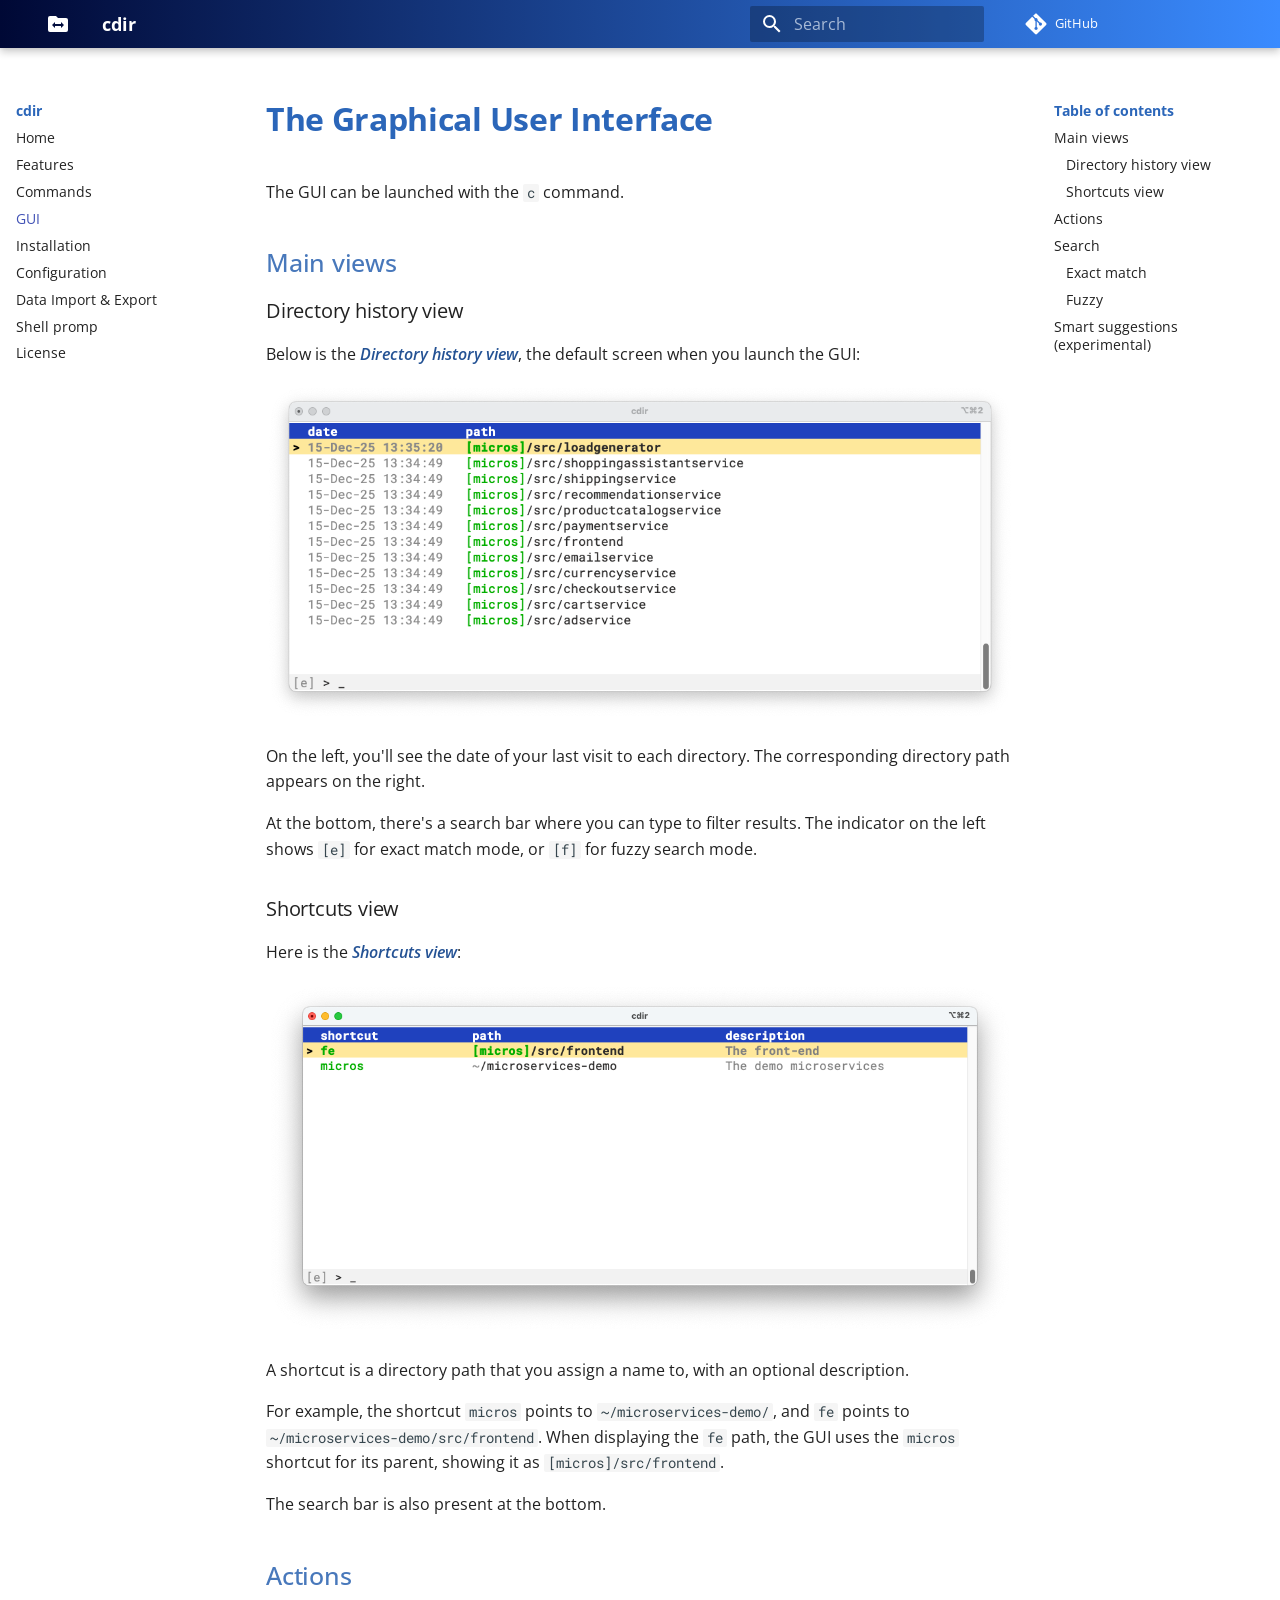
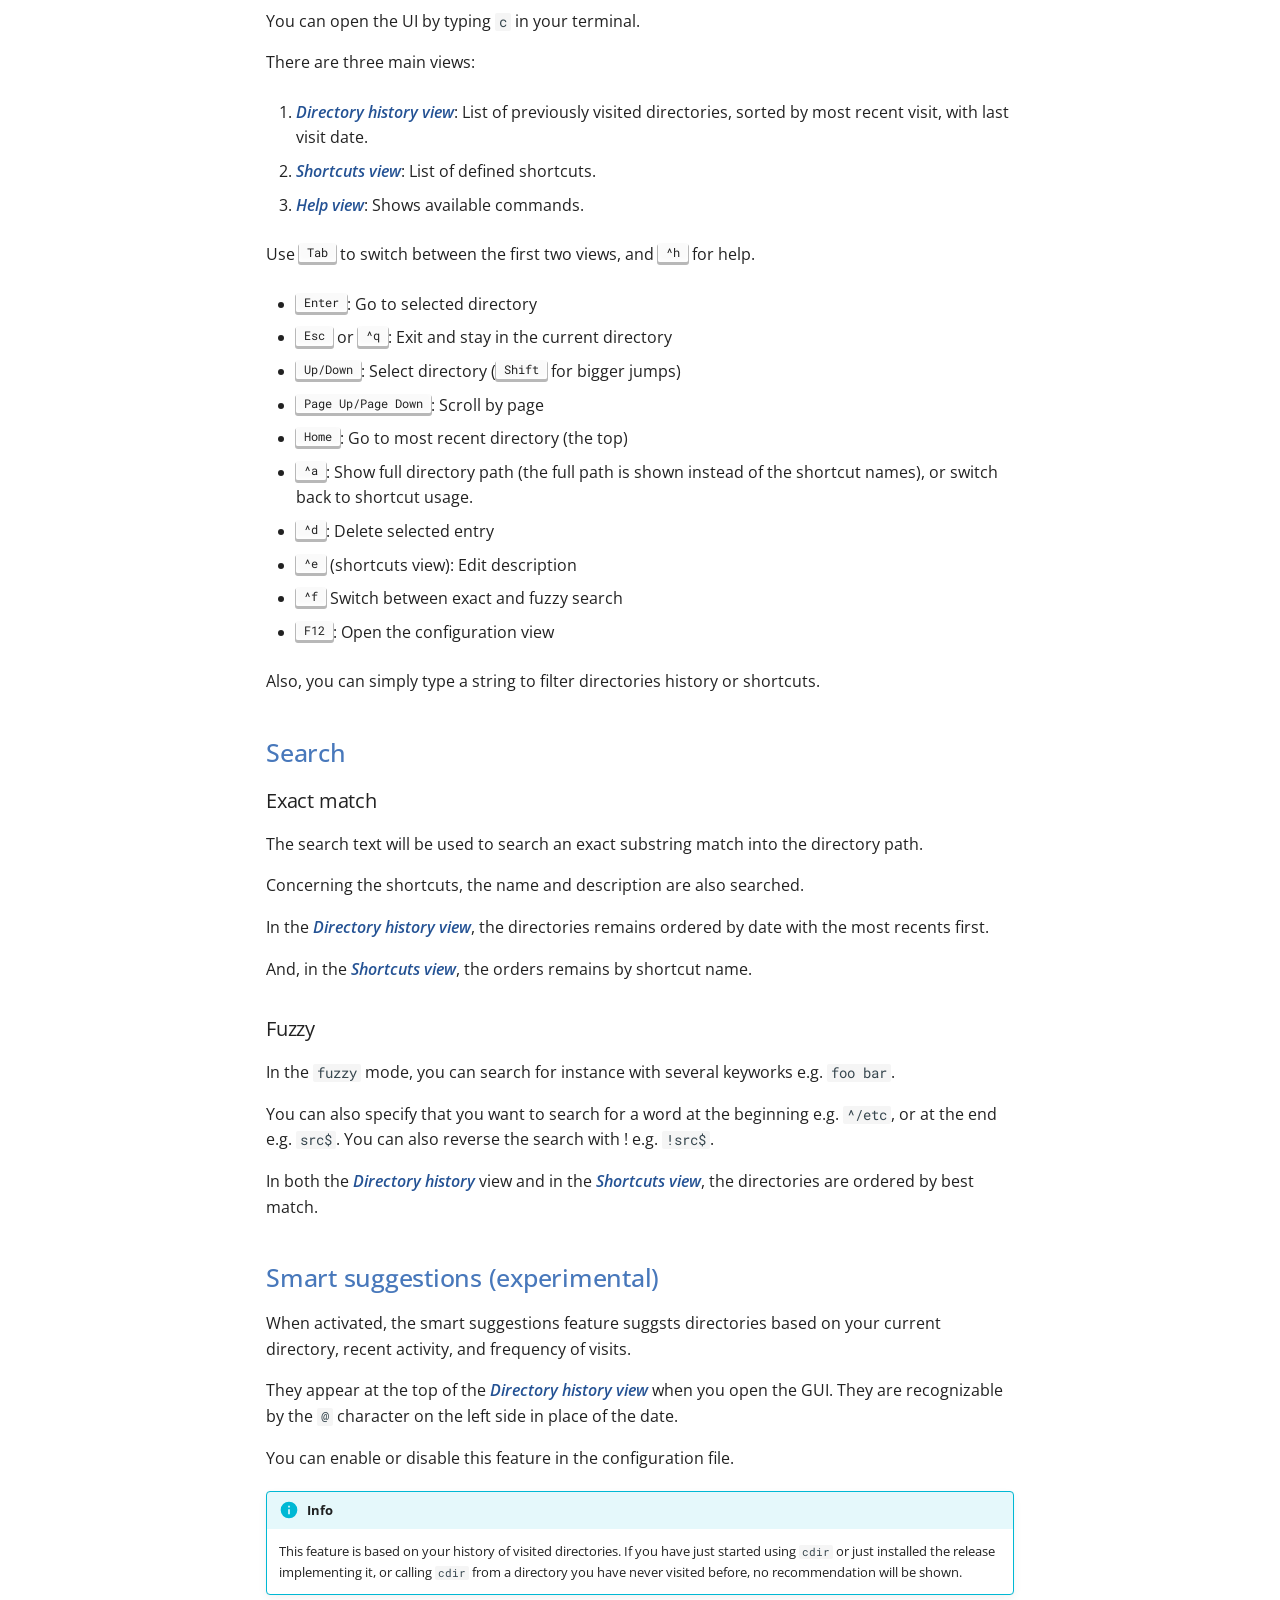
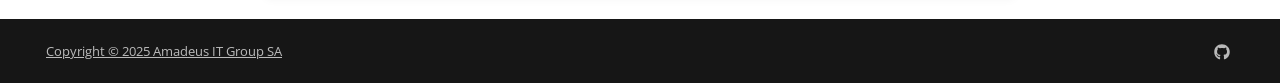
<file: gui/index.html>
<!doctype html>
<html lang="en" class="no-js">
  <head>
    
      <meta charset="utf-8">
      <meta name="viewport" content="width=device-width,initial-scale=1">
      
      
      
      
        <link rel="prev" href="../commands/">
      
      
        <link rel="next" href="../installation/">
      
      
        
      
      
      <link rel="icon" href="../assets/folder-swap.png">
      <meta name="generator" content="mkdocs-1.6.1, mkdocs-material-9.7.7">
    
    
      
        <title>GUI - cdir</title>
      
    
    
      <link rel="stylesheet" href="../assets/stylesheets/main.ec1eaa64.min.css">
      
        
        <link rel="stylesheet" href="../assets/stylesheets/palette.ab4e12ef.min.css">
      
      


    
    
      
    
    
      
        
        
        <link rel="preconnect" href="https://fonts.gstatic.com" crossorigin>
        <link rel="stylesheet" href="https://fonts.googleapis.com/css?family=open+sans:300,300i,400,400i,700,700i%7CRoboto+Mono:400,400i,700,700i&display=fallback">
        <style>:root{--md-text-font:"open sans";--md-code-font:"Roboto Mono"}</style>
      
    
    
      <link rel="stylesheet" href="../stylesheets/asciinema-player.css">
    
      <link rel="stylesheet" href="../stylesheets/extra.css">
    
      <link rel="stylesheet" href="../css/terminal-player.css">
    
      <link rel="stylesheet" href="../css/asciinema-player.css">
    
    <script>__md_scope=new URL("..",location),__md_hash=e=>[...e].reduce(((e,_)=>(e<<5)-e+_.charCodeAt(0)),0),__md_get=(e,_=localStorage,t=__md_scope)=>JSON.parse(_.getItem(t.pathname+"."+e)),__md_set=(e,_,t=localStorage,a=__md_scope)=>{try{t.setItem(a.pathname+"."+e,JSON.stringify(_))}catch(e){}}</script>
    
      

    
    
  </head>
  
  
    
    
    
    
    
    <body dir="ltr" data-md-color-scheme="default" data-md-color-primary="indigo" data-md-color-accent="indigo">
  
    
    <input class="md-toggle" data-md-toggle="drawer" type="checkbox" id="__drawer" autocomplete="off">
    <input class="md-toggle" data-md-toggle="search" type="checkbox" id="__search" autocomplete="off">
    <label class="md-overlay" for="__drawer"></label>
    <div data-md-component="skip">
      
        
        <a href="#the-graphical-user-interface" class="md-skip">
          Skip to content
        </a>
      
    </div>
    <div data-md-component="announce">
      
    </div>
    
    
      

  

<header class="md-header md-header--shadow" data-md-component="header">
  <nav class="md-header__inner md-grid" aria-label="Header">
    <a href=".." title="cdir" class="md-header__button md-logo" aria-label="cdir" data-md-component="logo">
      
  
  <svg xmlns="http://www.w3.org/2000/svg" viewBox="0 0 24 24"><path d="M20 6h-8l-2-2H4a2 2 0 0 0-2 2v12a2 2 0 0 0 2 2h16a2 2 0 0 0 2-2V8a2 2 0 0 0-2-2m-5 10v-2H9v2l-3-3 3-3v2h6v-2l3 3Z"/></svg>

    </a>
    <label class="md-header__button md-icon" for="__drawer">
      
      <svg xmlns="http://www.w3.org/2000/svg" viewBox="0 0 24 24"><path d="M3 6h18v2H3zm0 5h18v2H3zm0 5h18v2H3z"/></svg>
    </label>
    <div class="md-header__title" data-md-component="header-title">
      <div class="md-header__ellipsis">
        <div class="md-header__topic">
          <span class="md-ellipsis">
            cdir
          </span>
        </div>
        <div class="md-header__topic" data-md-component="header-topic">
          <span class="md-ellipsis">
            
              GUI
            
          </span>
        </div>
      </div>
    </div>
    
      
    
    
    
    
      
      
        <label class="md-header__button md-icon" for="__search">
          
          <svg xmlns="http://www.w3.org/2000/svg" viewBox="0 0 24 24"><path d="M9.5 3A6.5 6.5 0 0 1 16 9.5c0 1.61-.59 3.09-1.56 4.23l.27.27h.79l5 5-1.5 1.5-5-5v-.79l-.27-.27A6.52 6.52 0 0 1 9.5 16 6.5 6.5 0 0 1 3 9.5 6.5 6.5 0 0 1 9.5 3m0 2C7 5 5 7 5 9.5S7 14 9.5 14 14 12 14 9.5 12 5 9.5 5"/></svg>
        </label>
        <div class="md-search" data-md-component="search" role="dialog">
  <label class="md-search__overlay" for="__search"></label>
  <div class="md-search__inner" role="search">
    <form class="md-search__form" name="search">
      <input type="text" class="md-search__input" name="query" aria-label="Search" placeholder="Search" autocapitalize="off" autocorrect="off" autocomplete="off" spellcheck="false" data-md-component="search-query" required>
      <label class="md-search__icon md-icon" for="__search">
        
        <svg xmlns="http://www.w3.org/2000/svg" viewBox="0 0 24 24"><path d="M9.5 3A6.5 6.5 0 0 1 16 9.5c0 1.61-.59 3.09-1.56 4.23l.27.27h.79l5 5-1.5 1.5-5-5v-.79l-.27-.27A6.52 6.52 0 0 1 9.5 16 6.5 6.5 0 0 1 3 9.5 6.5 6.5 0 0 1 9.5 3m0 2C7 5 5 7 5 9.5S7 14 9.5 14 14 12 14 9.5 12 5 9.5 5"/></svg>
        
        <svg xmlns="http://www.w3.org/2000/svg" viewBox="0 0 24 24"><path d="M20 11v2H8l5.5 5.5-1.42 1.42L4.16 12l7.92-7.92L13.5 5.5 8 11z"/></svg>
      </label>
      <nav class="md-search__options" aria-label="Search">
        
        <button type="reset" class="md-search__icon md-icon" title="Clear" aria-label="Clear" tabindex="-1">
          
          <svg xmlns="http://www.w3.org/2000/svg" viewBox="0 0 24 24"><path d="M19 6.41 17.59 5 12 10.59 6.41 5 5 6.41 10.59 12 5 17.59 6.41 19 12 13.41 17.59 19 19 17.59 13.41 12z"/></svg>
        </button>
      </nav>
      
    </form>
    <div class="md-search__output">
      <div class="md-search__scrollwrap" tabindex="0" data-md-scrollfix>
        <div class="md-search-result" data-md-component="search-result">
          <div class="md-search-result__meta">
            Initializing search
          </div>
          <ol class="md-search-result__list" role="presentation"></ol>
        </div>
      </div>
    </div>
  </div>
</div>
      
    
    
      <div class="md-header__source">
        <a href="https://github.com/AmadeusITGroup/cdir" title="Go to repository" class="md-source" data-md-component="source">
  <div class="md-source__icon md-icon">
    
    <svg xmlns="http://www.w3.org/2000/svg" viewBox="0 0 448 512"><!--! Font Awesome Free 7.1.0 by @fontawesome - https://fontawesome.com License - https://fontawesome.com/license/free (Icons: CC BY 4.0, Fonts: SIL OFL 1.1, Code: MIT License) Copyright 2025 Fonticons, Inc.--><path d="M439.6 236.1 244 40.5c-5.4-5.5-12.8-8.5-20.4-8.5s-15 3-20.4 8.4L162.5 81l51.5 51.5c27.1-9.1 52.7 16.8 43.4 43.7l49.7 49.7c34.2-11.8 61.2 31 35.5 56.7-26.5 26.5-70.2-2.9-56-37.3L240.3 199v121.9c25.3 12.5 22.3 41.8 9.1 55-6.4 6.4-15.2 10.1-24.3 10.1s-17.8-3.6-24.3-10.1c-17.6-17.6-11.1-46.9 11.2-56v-123c-20.8-8.5-24.6-30.7-18.6-45L142.6 101 8.5 235.1C3 240.6 0 247.9 0 255.5s3 15 8.5 20.4l195.6 195.7c5.4 5.4 12.7 8.4 20.4 8.4s15-3 20.4-8.4l194.7-194.7c5.4-5.4 8.4-12.8 8.4-20.4s-3-15-8.4-20.4"/></svg>
  </div>
  <div class="md-source__repository">
    GitHub
  </div>
</a>
      </div>
    
  </nav>
  
</header>
    
    <div class="md-container" data-md-component="container">
      
      
        
          
        
      
      <main class="md-main" data-md-component="main">
        <div class="md-main__inner md-grid">
          
            
              
              <div class="md-sidebar md-sidebar--primary" data-md-component="sidebar" data-md-type="navigation" >
                <div class="md-sidebar__scrollwrap">
                  <div class="md-sidebar__inner">
                    



<nav class="md-nav md-nav--primary" aria-label="Navigation" data-md-level="0">
  <label class="md-nav__title" for="__drawer">
    <a href=".." title="cdir" class="md-nav__button md-logo" aria-label="cdir" data-md-component="logo">
      
  
  <svg xmlns="http://www.w3.org/2000/svg" viewBox="0 0 24 24"><path d="M20 6h-8l-2-2H4a2 2 0 0 0-2 2v12a2 2 0 0 0 2 2h16a2 2 0 0 0 2-2V8a2 2 0 0 0-2-2m-5 10v-2H9v2l-3-3 3-3v2h6v-2l3 3Z"/></svg>

    </a>
    cdir
  </label>
  
    <div class="md-nav__source">
      <a href="https://github.com/AmadeusITGroup/cdir" title="Go to repository" class="md-source" data-md-component="source">
  <div class="md-source__icon md-icon">
    
    <svg xmlns="http://www.w3.org/2000/svg" viewBox="0 0 448 512"><!--! Font Awesome Free 7.1.0 by @fontawesome - https://fontawesome.com License - https://fontawesome.com/license/free (Icons: CC BY 4.0, Fonts: SIL OFL 1.1, Code: MIT License) Copyright 2025 Fonticons, Inc.--><path d="M439.6 236.1 244 40.5c-5.4-5.5-12.8-8.5-20.4-8.5s-15 3-20.4 8.4L162.5 81l51.5 51.5c27.1-9.1 52.7 16.8 43.4 43.7l49.7 49.7c34.2-11.8 61.2 31 35.5 56.7-26.5 26.5-70.2-2.9-56-37.3L240.3 199v121.9c25.3 12.5 22.3 41.8 9.1 55-6.4 6.4-15.2 10.1-24.3 10.1s-17.8-3.6-24.3-10.1c-17.6-17.6-11.1-46.9 11.2-56v-123c-20.8-8.5-24.6-30.7-18.6-45L142.6 101 8.5 235.1C3 240.6 0 247.9 0 255.5s3 15 8.5 20.4l195.6 195.7c5.4 5.4 12.7 8.4 20.4 8.4s15-3 20.4-8.4l194.7-194.7c5.4-5.4 8.4-12.8 8.4-20.4s-3-15-8.4-20.4"/></svg>
  </div>
  <div class="md-source__repository">
    GitHub
  </div>
</a>
    </div>
  
  <ul class="md-nav__list" data-md-scrollfix>
    
      
      
  
  
  
  
    <li class="md-nav__item">
      <a href=".." class="md-nav__link">
        
  
  
  <span class="md-ellipsis">
    
  
    Home
  

    
  </span>
  
  

      </a>
    </li>
  

    
      
      
  
  
  
  
    <li class="md-nav__item">
      <a href="../features/" class="md-nav__link">
        
  
  
  <span class="md-ellipsis">
    
  
    Features
  

    
  </span>
  
  

      </a>
    </li>
  

    
      
      
  
  
  
  
    <li class="md-nav__item">
      <a href="../commands/" class="md-nav__link">
        
  
  
  <span class="md-ellipsis">
    
  
    Commands
  

    
  </span>
  
  

      </a>
    </li>
  

    
      
      
  
  
    
  
  
  
    <li class="md-nav__item md-nav__item--active">
      
      <input class="md-nav__toggle md-toggle" type="checkbox" id="__toc">
      
      
        
      
      
        <label class="md-nav__link md-nav__link--active" for="__toc">
          
  
  
  <span class="md-ellipsis">
    
  
    GUI
  

    
  </span>
  
  

          <span class="md-nav__icon md-icon"></span>
        </label>
      
      <a href="./" class="md-nav__link md-nav__link--active">
        
  
  
  <span class="md-ellipsis">
    
  
    GUI
  

    
  </span>
  
  

      </a>
      
        

<nav class="md-nav md-nav--secondary" aria-label="Table of contents">
  
  
  
    
  
  
    <label class="md-nav__title" for="__toc">
      <span class="md-nav__icon md-icon"></span>
      Table of contents
    </label>
    <ul class="md-nav__list" data-md-component="toc" data-md-scrollfix>
      
        <li class="md-nav__item">
  <a href="#main-views" class="md-nav__link">
    <span class="md-ellipsis">
      
        Main views
      
    </span>
  </a>
  
    <nav class="md-nav" aria-label="Main views">
      <ul class="md-nav__list">
        
          <li class="md-nav__item">
  <a href="#directory-history-view" class="md-nav__link">
    <span class="md-ellipsis">
      
        Directory history view
      
    </span>
  </a>
  
</li>
        
          <li class="md-nav__item">
  <a href="#shortcuts-view" class="md-nav__link">
    <span class="md-ellipsis">
      
        Shortcuts view
      
    </span>
  </a>
  
</li>
        
      </ul>
    </nav>
  
</li>
      
        <li class="md-nav__item">
  <a href="#actions" class="md-nav__link">
    <span class="md-ellipsis">
      
        Actions
      
    </span>
  </a>
  
</li>
      
        <li class="md-nav__item">
  <a href="#search" class="md-nav__link">
    <span class="md-ellipsis">
      
        Search
      
    </span>
  </a>
  
    <nav class="md-nav" aria-label="Search">
      <ul class="md-nav__list">
        
          <li class="md-nav__item">
  <a href="#exact-match" class="md-nav__link">
    <span class="md-ellipsis">
      
        Exact match
      
    </span>
  </a>
  
</li>
        
          <li class="md-nav__item">
  <a href="#fuzzy" class="md-nav__link">
    <span class="md-ellipsis">
      
        Fuzzy
      
    </span>
  </a>
  
</li>
        
      </ul>
    </nav>
  
</li>
      
        <li class="md-nav__item">
  <a href="#smart-suggestions-experimental" class="md-nav__link">
    <span class="md-ellipsis">
      
        Smart suggestions (experimental)
      
    </span>
  </a>
  
</li>
      
    </ul>
  
</nav>
      
    </li>
  

    
      
      
  
  
  
  
    <li class="md-nav__item">
      <a href="../installation/" class="md-nav__link">
        
  
  
  <span class="md-ellipsis">
    
  
    Installation
  

    
  </span>
  
  

      </a>
    </li>
  

    
      
      
  
  
  
  
    <li class="md-nav__item">
      <a href="../configuration/" class="md-nav__link">
        
  
  
  <span class="md-ellipsis">
    
  
    Configuration
  

    
  </span>
  
  

      </a>
    </li>
  

    
      
      
  
  
  
  
    <li class="md-nav__item">
      <a href="../import_export/" class="md-nav__link">
        
  
  
  <span class="md-ellipsis">
    
  
    Data Import & Export
  

    
  </span>
  
  

      </a>
    </li>
  

    
      
      
  
  
  
  
    <li class="md-nav__item">
      <a href="../prompt/" class="md-nav__link">
        
  
  
  <span class="md-ellipsis">
    
  
    Shell promp
  

    
  </span>
  
  

      </a>
    </li>
  

    
      
      
  
  
  
  
    <li class="md-nav__item">
      <a href="../license/" class="md-nav__link">
        
  
  
  <span class="md-ellipsis">
    
  
    License
  

    
  </span>
  
  

      </a>
    </li>
  

    
  </ul>
</nav>
                  </div>
                </div>
              </div>
            
            
              
              <div class="md-sidebar md-sidebar--secondary" data-md-component="sidebar" data-md-type="toc" >
                <div class="md-sidebar__scrollwrap">
                  <div class="md-sidebar__inner">
                    

<nav class="md-nav md-nav--secondary" aria-label="Table of contents">
  
  
  
    
  
  
    <label class="md-nav__title" for="__toc">
      <span class="md-nav__icon md-icon"></span>
      Table of contents
    </label>
    <ul class="md-nav__list" data-md-component="toc" data-md-scrollfix>
      
        <li class="md-nav__item">
  <a href="#main-views" class="md-nav__link">
    <span class="md-ellipsis">
      
        Main views
      
    </span>
  </a>
  
    <nav class="md-nav" aria-label="Main views">
      <ul class="md-nav__list">
        
          <li class="md-nav__item">
  <a href="#directory-history-view" class="md-nav__link">
    <span class="md-ellipsis">
      
        Directory history view
      
    </span>
  </a>
  
</li>
        
          <li class="md-nav__item">
  <a href="#shortcuts-view" class="md-nav__link">
    <span class="md-ellipsis">
      
        Shortcuts view
      
    </span>
  </a>
  
</li>
        
      </ul>
    </nav>
  
</li>
      
        <li class="md-nav__item">
  <a href="#actions" class="md-nav__link">
    <span class="md-ellipsis">
      
        Actions
      
    </span>
  </a>
  
</li>
      
        <li class="md-nav__item">
  <a href="#search" class="md-nav__link">
    <span class="md-ellipsis">
      
        Search
      
    </span>
  </a>
  
    <nav class="md-nav" aria-label="Search">
      <ul class="md-nav__list">
        
          <li class="md-nav__item">
  <a href="#exact-match" class="md-nav__link">
    <span class="md-ellipsis">
      
        Exact match
      
    </span>
  </a>
  
</li>
        
          <li class="md-nav__item">
  <a href="#fuzzy" class="md-nav__link">
    <span class="md-ellipsis">
      
        Fuzzy
      
    </span>
  </a>
  
</li>
        
      </ul>
    </nav>
  
</li>
      
        <li class="md-nav__item">
  <a href="#smart-suggestions-experimental" class="md-nav__link">
    <span class="md-ellipsis">
      
        Smart suggestions (experimental)
      
    </span>
  </a>
  
</li>
      
    </ul>
  
</nav>
                  </div>
                </div>
              </div>
            
          
          
            <div class="md-content" data-md-component="content">
              
              <article class="md-content__inner md-typeset">
                
                  


  
  


<h1 id="the-graphical-user-interface">The Graphical User Interface</h1>
<p>The GUI can be launched with the <code>c</code> command.</p>
<h2 id="main-views">Main views</h2>
<h3 id="directory-history-view">Directory history view</h3>
<p>Below is the <em>Directory history view</em>, the default screen when you launch the GUI:</p>
<p><img alt="history" src="../pictures/history.png" /></p>
<p>On the left, you'll see the date of your last visit to each directory. The corresponding directory path appears on the right.</p>
<p>At the bottom, there's a search bar where you can type to filter results. The indicator on the left shows <code>[e]</code> for exact match mode, or <code>[f]</code> for fuzzy search mode.</p>
<h3 id="shortcuts-view">Shortcuts view</h3>
<p>Here is the <em>Shortcuts view</em>:</p>
<p><img alt="shortcuts" src="../pictures/shortcuts.png" /></p>
<p>A shortcut is a directory path that you assign a name to, with an optional description.</p>
<p>For example, the shortcut <code>micros</code> points to <code>~/microservices-demo/</code>, and <code>fe</code> points to <code>~/microservices-demo/src/frontend</code>.
When displaying the <code>fe</code> path, the GUI uses the <code>micros</code> shortcut for its parent, showing it as <code>[micros]/src/frontend</code>.</p>
<p>The search bar is also present at the bottom.</p>
<h2 id="actions">Actions</h2>
<p>You can open the UI by typing <code>c</code> in your terminal.</p>
<p>There are three main views:</p>
<ol>
<li>
<p><em>Directory history view</em>: List of previously visited directories, sorted by most recent visit, with last visit date.</p>
</li>
<li>
<p><em>Shortcuts view</em>: List of defined shortcuts.</p>
</li>
<li>
<p><em>Help view</em>: Shows available commands.</p>
</li>
</ol>
<p>Use <kbd>Tab</kbd> to switch between the first two views, and <kbd>^h</kbd> for help.</p>
<ul>
<li>
<p><kbd>Enter</kbd>: Go to selected directory</p>
</li>
<li>
<p><kbd>Esc</kbd> or <kbd>^q</kbd>: Exit and stay in the current directory</p>
</li>
<li>
<p><kbd>Up/Down</kbd>: Select directory (<kbd>Shift</kbd> for bigger jumps)</p>
</li>
<li>
<p><kbd>Page Up/Page Down</kbd>: Scroll by page</p>
</li>
<li>
<p><kbd>Home</kbd>: Go to most recent directory (the top)</p>
</li>
<li>
<p><kbd>^a</kbd>: Show full directory path (the full path is shown instead of the shortcut names), or switch back to shortcut usage.</p>
</li>
<li>
<p><kbd>^d</kbd>: Delete selected entry</p>
</li>
<li>
<p><kbd>^e</kbd> (shortcuts view): Edit description</p>
</li>
<li>
<p><kbd>^f</kbd> Switch between exact and fuzzy search</p>
</li>
<li>
<p><kbd>F12</kbd>: Open the configuration view</p>
</li>
</ul>
<p>Also, you can simply type a string to filter directories history or shortcuts.</p>
<h2 id="search">Search</h2>
<h3 id="exact-match">Exact match</h3>
<p>The search text will be used to search an exact substring match into the directory path.</p>
<p>Concerning the shortcuts, the name and description are also searched.</p>
<p>In the <em>Directory history view</em>, the directories remains ordered by date with the most recents first.</p>
<p>And, in the <em>Shortcuts view</em>, the orders remains by shortcut name.</p>
<h3 id="fuzzy">Fuzzy</h3>
<p>In the <code>fuzzy</code> mode, you can search for instance with several keyworks e.g. <code>foo bar</code>.</p>
<p>You can also specify that you want to search for a word at the beginning e.g. <code>^/etc</code>, or at the end e.g. <code>src$</code>.
You can also reverse the search with ! e.g. <code>!src$</code>.</p>
<p>In both the <em>Directory history</em> view and in the <em>Shortcuts view</em>, the directories are ordered by best match.</p>
<h2 id="smart-suggestions-experimental">Smart suggestions (experimental)</h2>
<p>When activated, the smart suggestions feature suggsts directories based on your current directory, recent activity, and frequency of visits.</p>
<p>They appear at the top of the <em>Directory history view</em> when you open the GUI.
They are recognizable by the <code>@</code> character on the left side in place of the date.</p>
<p>You can enable or disable this feature in the configuration file.</p>
<div class="admonition info">
<p class="admonition-title">Info</p>
<p>This feature is based on your history of visited directories.
If you have just started using <code>cdir</code> or just installed the release implementing it, or calling <code>cdir</code> from a
directory you have never visited before, no recommendation will be shown.</p>
</div>












                
              </article>
            </div>
          
          
<script>var target=document.getElementById(location.hash.slice(1));target&&target.name&&(target.checked=target.name.startsWith("__tabbed_"))</script>
        </div>
        
      </main>
      
        <footer class="md-footer">
  
  <div class="md-footer-meta md-typeset">
    <div class="md-footer-meta__inner md-grid">
      <div class="md-copyright">
  
    <div class="md-copyright__highlight">
      <a href="https://github.com/AmadeusITGroup/cdir/blob/master/LICENSE">Copyright &copy; 2025 Amadeus IT Group SA</a>
    </div>
  
  
</div>
      
        
<div class="md-social">
  
    
    
    
    
      
      
    
    <a href="https://github.com/AmadeusITGroup/cdir" target="_blank" rel="noopener" title="github.com" class="md-social__link">
      <svg xmlns="http://www.w3.org/2000/svg" viewBox="0 0 512 512"><!--! Font Awesome Free 7.1.0 by @fontawesome - https://fontawesome.com License - https://fontawesome.com/license/free (Icons: CC BY 4.0, Fonts: SIL OFL 1.1, Code: MIT License) Copyright 2025 Fonticons, Inc.--><path d="M173.9 397.4c0 2-2.3 3.6-5.2 3.6-3.3.3-5.6-1.3-5.6-3.6 0-2 2.3-3.6 5.2-3.6 3-.3 5.6 1.3 5.6 3.6m-31.1-4.5c-.7 2 1.3 4.3 4.3 4.9 2.6 1 5.6 0 6.2-2s-1.3-4.3-4.3-5.2c-2.6-.7-5.5.3-6.2 2.3m44.2-1.7c-2.9.7-4.9 2.6-4.6 4.9.3 2 2.9 3.3 5.9 2.6 2.9-.7 4.9-2.6 4.6-4.6-.3-1.9-3-3.2-5.9-2.9M252.8 8C114.1 8 8 113.3 8 252c0 110.9 69.8 205.8 169.5 239.2 12.8 2.3 17.3-5.6 17.3-12.1 0-6.2-.3-40.4-.3-61.4 0 0-70 15-84.7-29.8 0 0-11.4-29.1-27.8-36.6 0 0-22.9-15.7 1.6-15.4 0 0 24.9 2 38.6 25.8 21.9 38.6 58.6 27.5 72.9 20.9 2.3-16 8.8-27.1 16-33.7-55.9-6.2-112.3-14.3-112.3-110.5 0-27.5 7.6-41.3 23.6-58.9-2.6-6.5-11.1-33.3 2.6-67.9 20.9-6.5 69 27 69 27 20-5.6 41.5-8.5 62.8-8.5s42.8 2.9 62.8 8.5c0 0 48.1-33.6 69-27 13.7 34.7 5.2 61.4 2.6 67.9 16 17.7 25.8 31.5 25.8 58.9 0 96.5-58.9 104.2-114.8 110.5 9.2 7.9 17 22.9 17 46.4 0 33.7-.3 75.4-.3 83.6 0 6.5 4.6 14.4 17.3 12.1C436.2 457.8 504 362.9 504 252 504 113.3 391.5 8 252.8 8M105.2 352.9c-1.3 1-1 3.3.7 5.2 1.6 1.6 3.9 2.3 5.2 1 1.3-1 1-3.3-.7-5.2-1.6-1.6-3.9-2.3-5.2-1m-10.8-8.1c-.7 1.3.3 2.9 2.3 3.9 1.6 1 3.6.7 4.3-.7.7-1.3-.3-2.9-2.3-3.9-2-.6-3.6-.3-4.3.7m32.4 35.6c-1.6 1.3-1 4.3 1.3 6.2 2.3 2.3 5.2 2.6 6.5 1 1.3-1.3.7-4.3-1.3-6.2-2.2-2.3-5.2-2.6-6.5-1m-11.4-14.7c-1.6 1-1.6 3.6 0 5.9s4.3 3.3 5.6 2.3c1.6-1.3 1.6-3.9 0-6.2-1.4-2.3-4-3.3-5.6-2"/></svg>
    </a>
  
</div>
      
    </div>
  </div>
</footer>
      
    </div>
    <div class="md-dialog" data-md-component="dialog">
      <div class="md-dialog__inner md-typeset"></div>
    </div>
    
    
    
      
      
      <script id="__config" type="application/json">{"annotate": null, "base": "..", "features": ["content.code.copy"], "search": "../assets/javascripts/workers/search.2c215733.min.js", "tags": null, "translations": {"clipboard.copied": "Copied to clipboard", "clipboard.copy": "Copy to clipboard", "search.result.more.one": "1 more on this page", "search.result.more.other": "# more on this page", "search.result.none": "No matching documents", "search.result.one": "1 matching document", "search.result.other": "# matching documents", "search.result.placeholder": "Type to start searching", "search.result.term.missing": "Missing", "select.version": "Select version"}, "version": null}</script>
    
    
      <script src="../assets/javascripts/bundle.d7400e89.min.js"></script>
      
        <script src="../javascripts/asciinema-player.min.js"></script>
      
        <script src="../javascripts/extra.js"></script>
      
        <script src="../js/asciinema-player.min.js"></script>
      
    
  </body>
</html>
</file>
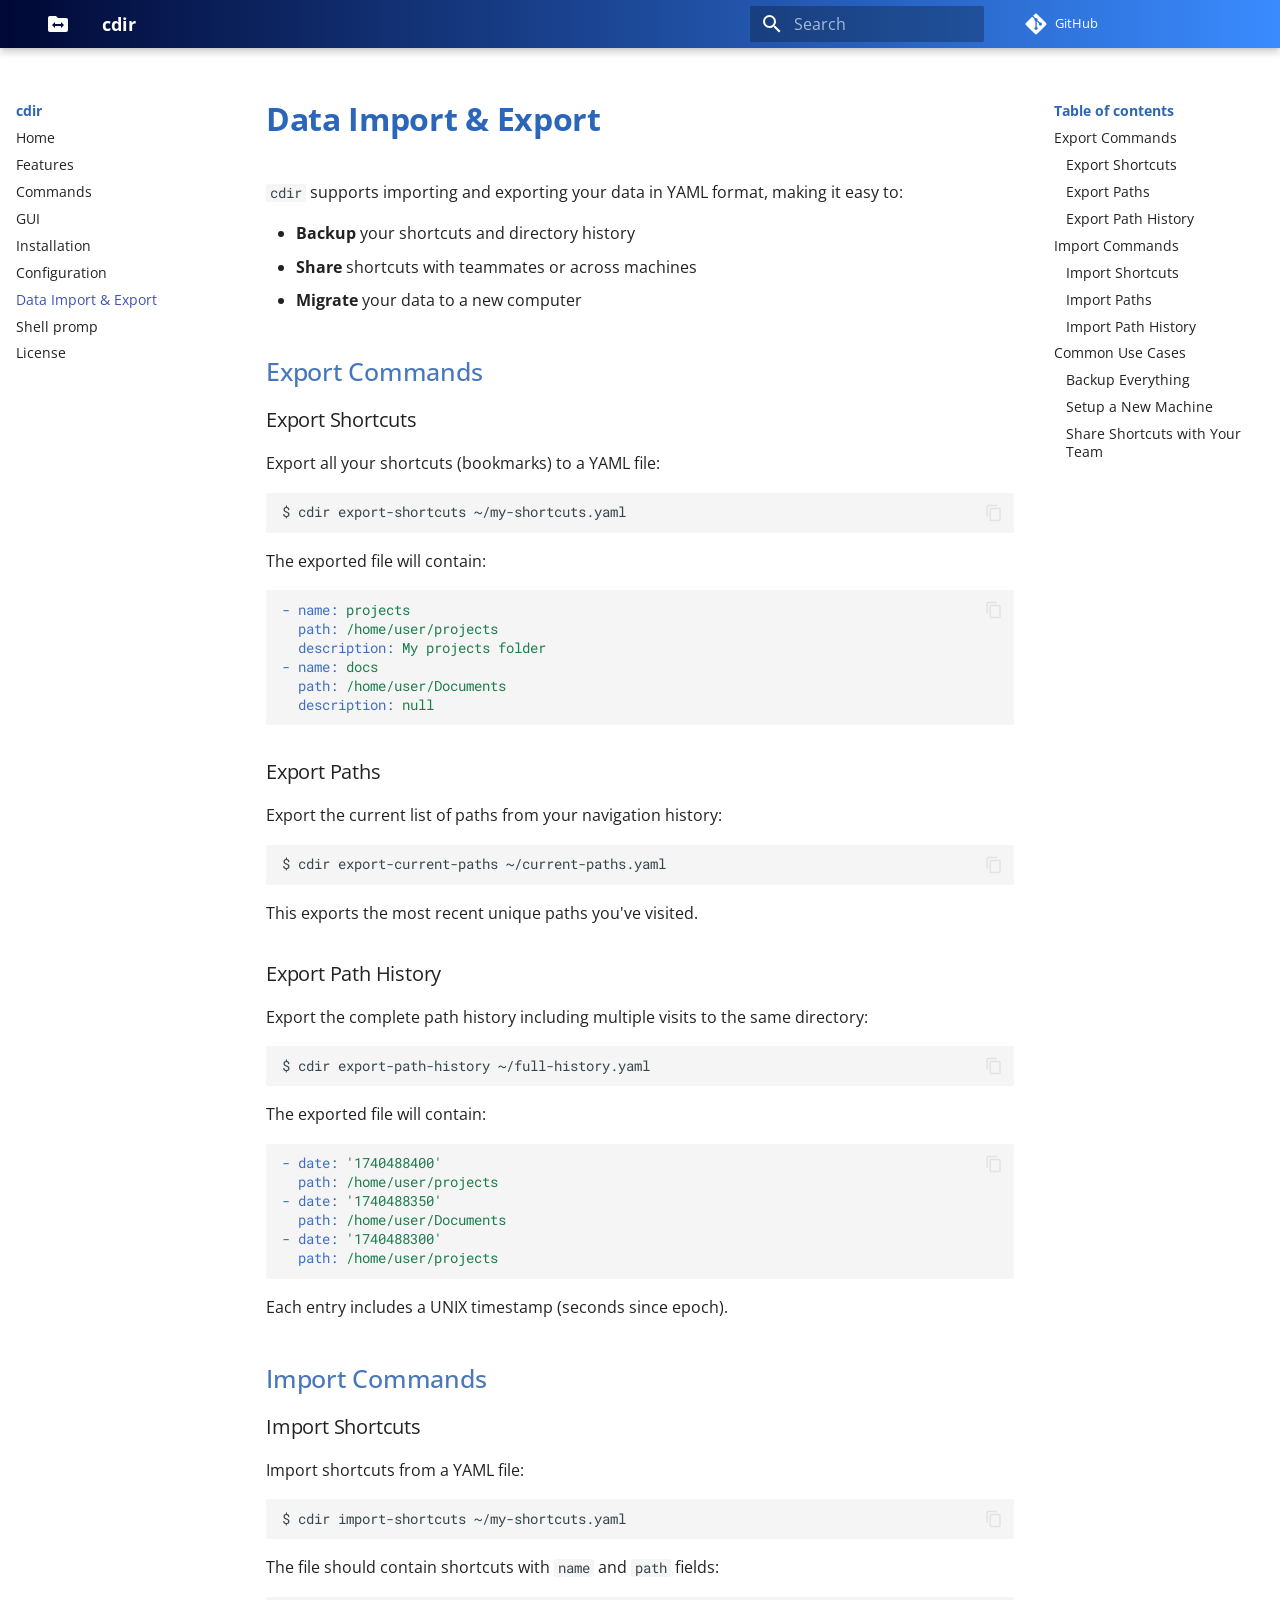
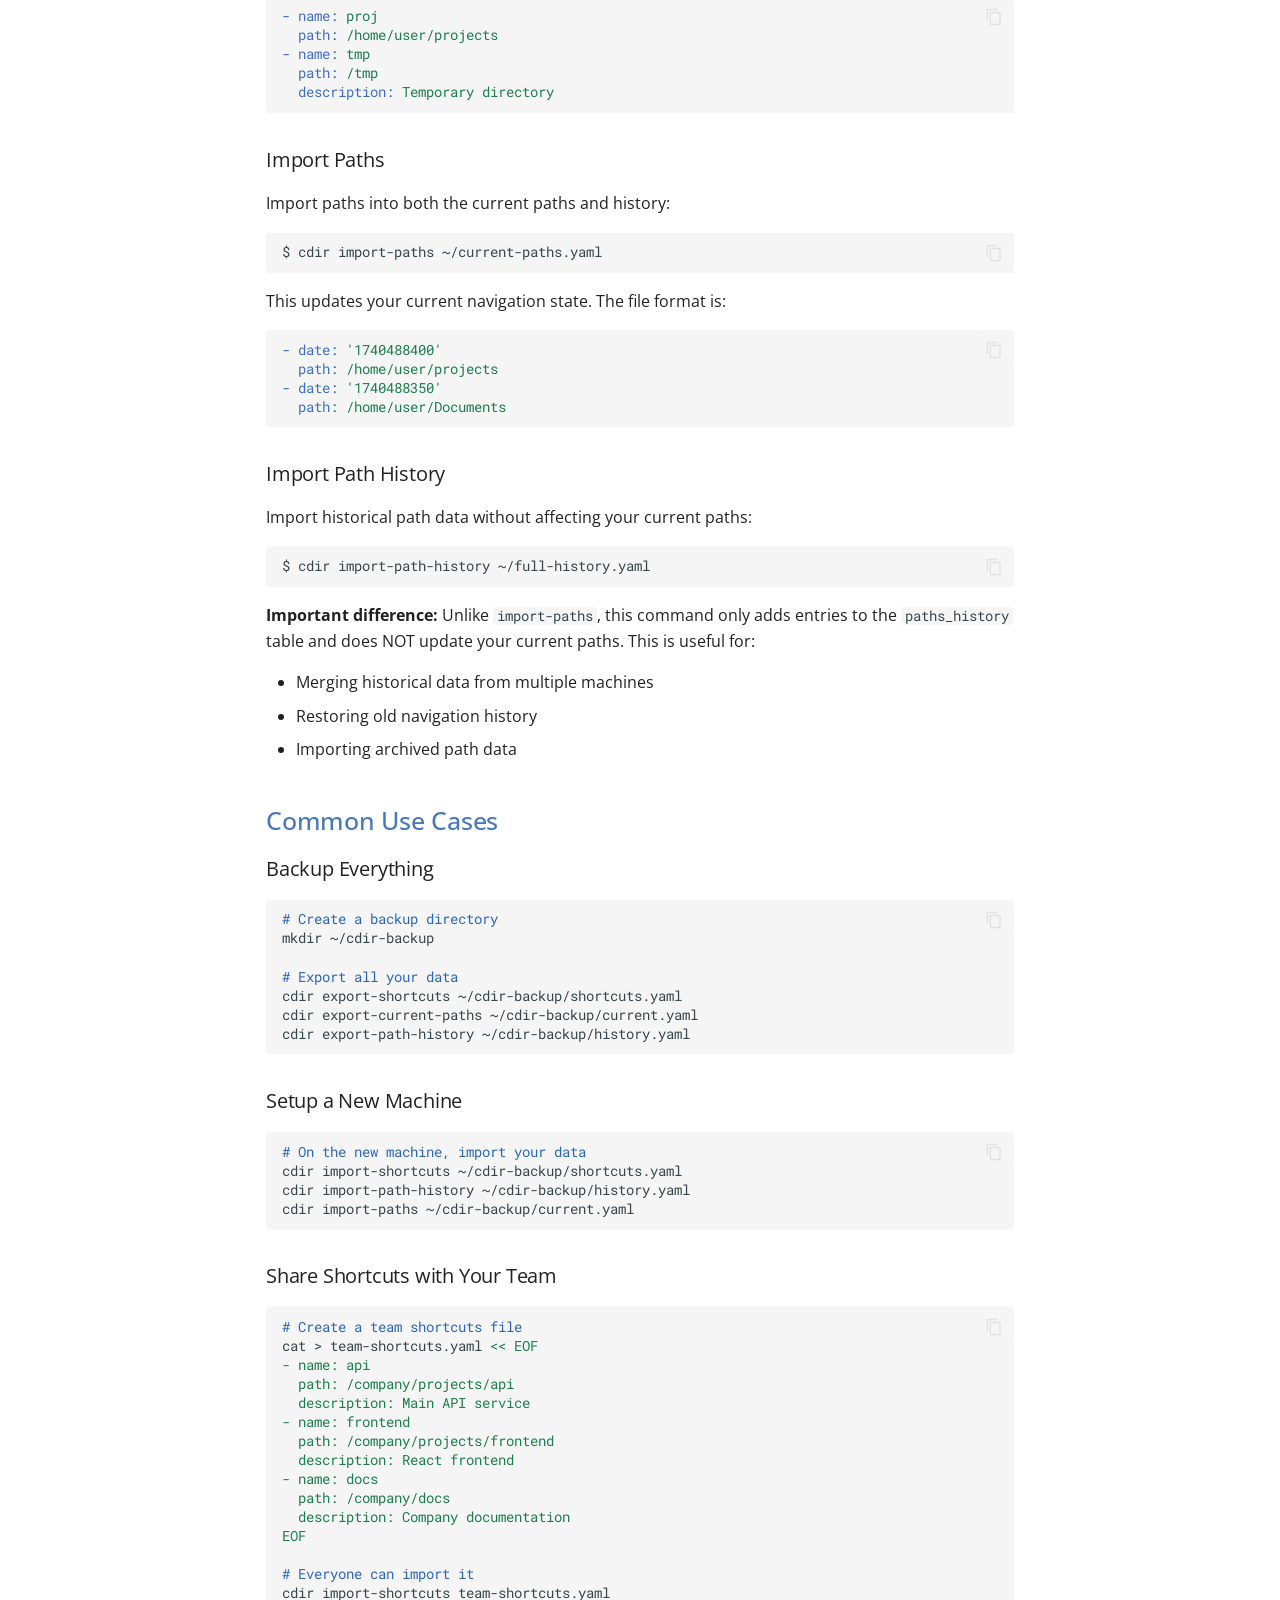
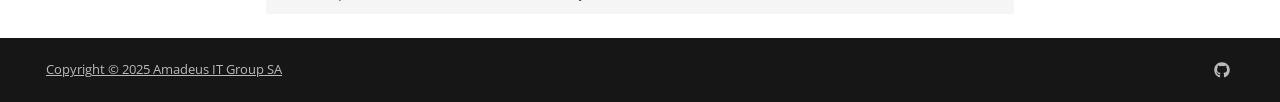
<file: import_export/index.html>
<!doctype html>
<html lang="en" class="no-js">
  <head>
    
      <meta charset="utf-8">
      <meta name="viewport" content="width=device-width,initial-scale=1">
      
      
      
      
        <link rel="prev" href="../configuration/">
      
      
        <link rel="next" href="../prompt/">
      
      
        
      
      
      <link rel="icon" href="../assets/folder-swap.png">
      <meta name="generator" content="mkdocs-1.6.1, mkdocs-material-9.7.7">
    
    
      
        <title>Data Import & Export - cdir</title>
      
    
    
      <link rel="stylesheet" href="../assets/stylesheets/main.ec1eaa64.min.css">
      
        
        <link rel="stylesheet" href="../assets/stylesheets/palette.ab4e12ef.min.css">
      
      


    
    
      
    
    
      
        
        
        <link rel="preconnect" href="https://fonts.gstatic.com" crossorigin>
        <link rel="stylesheet" href="https://fonts.googleapis.com/css?family=open+sans:300,300i,400,400i,700,700i%7CRoboto+Mono:400,400i,700,700i&display=fallback">
        <style>:root{--md-text-font:"open sans";--md-code-font:"Roboto Mono"}</style>
      
    
    
      <link rel="stylesheet" href="../stylesheets/asciinema-player.css">
    
      <link rel="stylesheet" href="../stylesheets/extra.css">
    
      <link rel="stylesheet" href="../css/terminal-player.css">
    
      <link rel="stylesheet" href="../css/asciinema-player.css">
    
    <script>__md_scope=new URL("..",location),__md_hash=e=>[...e].reduce(((e,_)=>(e<<5)-e+_.charCodeAt(0)),0),__md_get=(e,_=localStorage,t=__md_scope)=>JSON.parse(_.getItem(t.pathname+"."+e)),__md_set=(e,_,t=localStorage,a=__md_scope)=>{try{t.setItem(a.pathname+"."+e,JSON.stringify(_))}catch(e){}}</script>
    
      

    
    
  </head>
  
  
    
    
    
    
    
    <body dir="ltr" data-md-color-scheme="default" data-md-color-primary="indigo" data-md-color-accent="indigo">
  
    
    <input class="md-toggle" data-md-toggle="drawer" type="checkbox" id="__drawer" autocomplete="off">
    <input class="md-toggle" data-md-toggle="search" type="checkbox" id="__search" autocomplete="off">
    <label class="md-overlay" for="__drawer"></label>
    <div data-md-component="skip">
      
        
        <a href="#data-import-export" class="md-skip">
          Skip to content
        </a>
      
    </div>
    <div data-md-component="announce">
      
    </div>
    
    
      

  

<header class="md-header md-header--shadow" data-md-component="header">
  <nav class="md-header__inner md-grid" aria-label="Header">
    <a href=".." title="cdir" class="md-header__button md-logo" aria-label="cdir" data-md-component="logo">
      
  
  <svg xmlns="http://www.w3.org/2000/svg" viewBox="0 0 24 24"><path d="M20 6h-8l-2-2H4a2 2 0 0 0-2 2v12a2 2 0 0 0 2 2h16a2 2 0 0 0 2-2V8a2 2 0 0 0-2-2m-5 10v-2H9v2l-3-3 3-3v2h6v-2l3 3Z"/></svg>

    </a>
    <label class="md-header__button md-icon" for="__drawer">
      
      <svg xmlns="http://www.w3.org/2000/svg" viewBox="0 0 24 24"><path d="M3 6h18v2H3zm0 5h18v2H3zm0 5h18v2H3z"/></svg>
    </label>
    <div class="md-header__title" data-md-component="header-title">
      <div class="md-header__ellipsis">
        <div class="md-header__topic">
          <span class="md-ellipsis">
            cdir
          </span>
        </div>
        <div class="md-header__topic" data-md-component="header-topic">
          <span class="md-ellipsis">
            
              Data Import & Export
            
          </span>
        </div>
      </div>
    </div>
    
      
    
    
    
    
      
      
        <label class="md-header__button md-icon" for="__search">
          
          <svg xmlns="http://www.w3.org/2000/svg" viewBox="0 0 24 24"><path d="M9.5 3A6.5 6.5 0 0 1 16 9.5c0 1.61-.59 3.09-1.56 4.23l.27.27h.79l5 5-1.5 1.5-5-5v-.79l-.27-.27A6.52 6.52 0 0 1 9.5 16 6.5 6.5 0 0 1 3 9.5 6.5 6.5 0 0 1 9.5 3m0 2C7 5 5 7 5 9.5S7 14 9.5 14 14 12 14 9.5 12 5 9.5 5"/></svg>
        </label>
        <div class="md-search" data-md-component="search" role="dialog">
  <label class="md-search__overlay" for="__search"></label>
  <div class="md-search__inner" role="search">
    <form class="md-search__form" name="search">
      <input type="text" class="md-search__input" name="query" aria-label="Search" placeholder="Search" autocapitalize="off" autocorrect="off" autocomplete="off" spellcheck="false" data-md-component="search-query" required>
      <label class="md-search__icon md-icon" for="__search">
        
        <svg xmlns="http://www.w3.org/2000/svg" viewBox="0 0 24 24"><path d="M9.5 3A6.5 6.5 0 0 1 16 9.5c0 1.61-.59 3.09-1.56 4.23l.27.27h.79l5 5-1.5 1.5-5-5v-.79l-.27-.27A6.52 6.52 0 0 1 9.5 16 6.5 6.5 0 0 1 3 9.5 6.5 6.5 0 0 1 9.5 3m0 2C7 5 5 7 5 9.5S7 14 9.5 14 14 12 14 9.5 12 5 9.5 5"/></svg>
        
        <svg xmlns="http://www.w3.org/2000/svg" viewBox="0 0 24 24"><path d="M20 11v2H8l5.5 5.5-1.42 1.42L4.16 12l7.92-7.92L13.5 5.5 8 11z"/></svg>
      </label>
      <nav class="md-search__options" aria-label="Search">
        
        <button type="reset" class="md-search__icon md-icon" title="Clear" aria-label="Clear" tabindex="-1">
          
          <svg xmlns="http://www.w3.org/2000/svg" viewBox="0 0 24 24"><path d="M19 6.41 17.59 5 12 10.59 6.41 5 5 6.41 10.59 12 5 17.59 6.41 19 12 13.41 17.59 19 19 17.59 13.41 12z"/></svg>
        </button>
      </nav>
      
    </form>
    <div class="md-search__output">
      <div class="md-search__scrollwrap" tabindex="0" data-md-scrollfix>
        <div class="md-search-result" data-md-component="search-result">
          <div class="md-search-result__meta">
            Initializing search
          </div>
          <ol class="md-search-result__list" role="presentation"></ol>
        </div>
      </div>
    </div>
  </div>
</div>
      
    
    
      <div class="md-header__source">
        <a href="https://github.com/AmadeusITGroup/cdir" title="Go to repository" class="md-source" data-md-component="source">
  <div class="md-source__icon md-icon">
    
    <svg xmlns="http://www.w3.org/2000/svg" viewBox="0 0 448 512"><!--! Font Awesome Free 7.1.0 by @fontawesome - https://fontawesome.com License - https://fontawesome.com/license/free (Icons: CC BY 4.0, Fonts: SIL OFL 1.1, Code: MIT License) Copyright 2025 Fonticons, Inc.--><path d="M439.6 236.1 244 40.5c-5.4-5.5-12.8-8.5-20.4-8.5s-15 3-20.4 8.4L162.5 81l51.5 51.5c27.1-9.1 52.7 16.8 43.4 43.7l49.7 49.7c34.2-11.8 61.2 31 35.5 56.7-26.5 26.5-70.2-2.9-56-37.3L240.3 199v121.9c25.3 12.5 22.3 41.8 9.1 55-6.4 6.4-15.2 10.1-24.3 10.1s-17.8-3.6-24.3-10.1c-17.6-17.6-11.1-46.9 11.2-56v-123c-20.8-8.5-24.6-30.7-18.6-45L142.6 101 8.5 235.1C3 240.6 0 247.9 0 255.5s3 15 8.5 20.4l195.6 195.7c5.4 5.4 12.7 8.4 20.4 8.4s15-3 20.4-8.4l194.7-194.7c5.4-5.4 8.4-12.8 8.4-20.4s-3-15-8.4-20.4"/></svg>
  </div>
  <div class="md-source__repository">
    GitHub
  </div>
</a>
      </div>
    
  </nav>
  
</header>
    
    <div class="md-container" data-md-component="container">
      
      
        
          
        
      
      <main class="md-main" data-md-component="main">
        <div class="md-main__inner md-grid">
          
            
              
              <div class="md-sidebar md-sidebar--primary" data-md-component="sidebar" data-md-type="navigation" >
                <div class="md-sidebar__scrollwrap">
                  <div class="md-sidebar__inner">
                    



<nav class="md-nav md-nav--primary" aria-label="Navigation" data-md-level="0">
  <label class="md-nav__title" for="__drawer">
    <a href=".." title="cdir" class="md-nav__button md-logo" aria-label="cdir" data-md-component="logo">
      
  
  <svg xmlns="http://www.w3.org/2000/svg" viewBox="0 0 24 24"><path d="M20 6h-8l-2-2H4a2 2 0 0 0-2 2v12a2 2 0 0 0 2 2h16a2 2 0 0 0 2-2V8a2 2 0 0 0-2-2m-5 10v-2H9v2l-3-3 3-3v2h6v-2l3 3Z"/></svg>

    </a>
    cdir
  </label>
  
    <div class="md-nav__source">
      <a href="https://github.com/AmadeusITGroup/cdir" title="Go to repository" class="md-source" data-md-component="source">
  <div class="md-source__icon md-icon">
    
    <svg xmlns="http://www.w3.org/2000/svg" viewBox="0 0 448 512"><!--! Font Awesome Free 7.1.0 by @fontawesome - https://fontawesome.com License - https://fontawesome.com/license/free (Icons: CC BY 4.0, Fonts: SIL OFL 1.1, Code: MIT License) Copyright 2025 Fonticons, Inc.--><path d="M439.6 236.1 244 40.5c-5.4-5.5-12.8-8.5-20.4-8.5s-15 3-20.4 8.4L162.5 81l51.5 51.5c27.1-9.1 52.7 16.8 43.4 43.7l49.7 49.7c34.2-11.8 61.2 31 35.5 56.7-26.5 26.5-70.2-2.9-56-37.3L240.3 199v121.9c25.3 12.5 22.3 41.8 9.1 55-6.4 6.4-15.2 10.1-24.3 10.1s-17.8-3.6-24.3-10.1c-17.6-17.6-11.1-46.9 11.2-56v-123c-20.8-8.5-24.6-30.7-18.6-45L142.6 101 8.5 235.1C3 240.6 0 247.9 0 255.5s3 15 8.5 20.4l195.6 195.7c5.4 5.4 12.7 8.4 20.4 8.4s15-3 20.4-8.4l194.7-194.7c5.4-5.4 8.4-12.8 8.4-20.4s-3-15-8.4-20.4"/></svg>
  </div>
  <div class="md-source__repository">
    GitHub
  </div>
</a>
    </div>
  
  <ul class="md-nav__list" data-md-scrollfix>
    
      
      
  
  
  
  
    <li class="md-nav__item">
      <a href=".." class="md-nav__link">
        
  
  
  <span class="md-ellipsis">
    
  
    Home
  

    
  </span>
  
  

      </a>
    </li>
  

    
      
      
  
  
  
  
    <li class="md-nav__item">
      <a href="../features/" class="md-nav__link">
        
  
  
  <span class="md-ellipsis">
    
  
    Features
  

    
  </span>
  
  

      </a>
    </li>
  

    
      
      
  
  
  
  
    <li class="md-nav__item">
      <a href="../commands/" class="md-nav__link">
        
  
  
  <span class="md-ellipsis">
    
  
    Commands
  

    
  </span>
  
  

      </a>
    </li>
  

    
      
      
  
  
  
  
    <li class="md-nav__item">
      <a href="../gui/" class="md-nav__link">
        
  
  
  <span class="md-ellipsis">
    
  
    GUI
  

    
  </span>
  
  

      </a>
    </li>
  

    
      
      
  
  
  
  
    <li class="md-nav__item">
      <a href="../installation/" class="md-nav__link">
        
  
  
  <span class="md-ellipsis">
    
  
    Installation
  

    
  </span>
  
  

      </a>
    </li>
  

    
      
      
  
  
  
  
    <li class="md-nav__item">
      <a href="../configuration/" class="md-nav__link">
        
  
  
  <span class="md-ellipsis">
    
  
    Configuration
  

    
  </span>
  
  

      </a>
    </li>
  

    
      
      
  
  
    
  
  
  
    <li class="md-nav__item md-nav__item--active">
      
      <input class="md-nav__toggle md-toggle" type="checkbox" id="__toc">
      
      
        
      
      
        <label class="md-nav__link md-nav__link--active" for="__toc">
          
  
  
  <span class="md-ellipsis">
    
  
    Data Import & Export
  

    
  </span>
  
  

          <span class="md-nav__icon md-icon"></span>
        </label>
      
      <a href="./" class="md-nav__link md-nav__link--active">
        
  
  
  <span class="md-ellipsis">
    
  
    Data Import & Export
  

    
  </span>
  
  

      </a>
      
        

<nav class="md-nav md-nav--secondary" aria-label="Table of contents">
  
  
  
    
  
  
    <label class="md-nav__title" for="__toc">
      <span class="md-nav__icon md-icon"></span>
      Table of contents
    </label>
    <ul class="md-nav__list" data-md-component="toc" data-md-scrollfix>
      
        <li class="md-nav__item">
  <a href="#export-commands" class="md-nav__link">
    <span class="md-ellipsis">
      
        Export Commands
      
    </span>
  </a>
  
    <nav class="md-nav" aria-label="Export Commands">
      <ul class="md-nav__list">
        
          <li class="md-nav__item">
  <a href="#export-shortcuts" class="md-nav__link">
    <span class="md-ellipsis">
      
        Export Shortcuts
      
    </span>
  </a>
  
</li>
        
          <li class="md-nav__item">
  <a href="#export-paths" class="md-nav__link">
    <span class="md-ellipsis">
      
        Export Paths
      
    </span>
  </a>
  
</li>
        
          <li class="md-nav__item">
  <a href="#export-path-history" class="md-nav__link">
    <span class="md-ellipsis">
      
        Export Path History
      
    </span>
  </a>
  
</li>
        
      </ul>
    </nav>
  
</li>
      
        <li class="md-nav__item">
  <a href="#import-commands" class="md-nav__link">
    <span class="md-ellipsis">
      
        Import Commands
      
    </span>
  </a>
  
    <nav class="md-nav" aria-label="Import Commands">
      <ul class="md-nav__list">
        
          <li class="md-nav__item">
  <a href="#import-shortcuts" class="md-nav__link">
    <span class="md-ellipsis">
      
        Import Shortcuts
      
    </span>
  </a>
  
</li>
        
          <li class="md-nav__item">
  <a href="#import-paths" class="md-nav__link">
    <span class="md-ellipsis">
      
        Import Paths
      
    </span>
  </a>
  
</li>
        
          <li class="md-nav__item">
  <a href="#import-path-history" class="md-nav__link">
    <span class="md-ellipsis">
      
        Import Path History
      
    </span>
  </a>
  
</li>
        
      </ul>
    </nav>
  
</li>
      
        <li class="md-nav__item">
  <a href="#common-use-cases" class="md-nav__link">
    <span class="md-ellipsis">
      
        Common Use Cases
      
    </span>
  </a>
  
    <nav class="md-nav" aria-label="Common Use Cases">
      <ul class="md-nav__list">
        
          <li class="md-nav__item">
  <a href="#backup-everything" class="md-nav__link">
    <span class="md-ellipsis">
      
        Backup Everything
      
    </span>
  </a>
  
</li>
        
          <li class="md-nav__item">
  <a href="#setup-a-new-machine" class="md-nav__link">
    <span class="md-ellipsis">
      
        Setup a New Machine
      
    </span>
  </a>
  
</li>
        
          <li class="md-nav__item">
  <a href="#share-shortcuts-with-your-team" class="md-nav__link">
    <span class="md-ellipsis">
      
        Share Shortcuts with Your Team
      
    </span>
  </a>
  
</li>
        
      </ul>
    </nav>
  
</li>
      
    </ul>
  
</nav>
      
    </li>
  

    
      
      
  
  
  
  
    <li class="md-nav__item">
      <a href="../prompt/" class="md-nav__link">
        
  
  
  <span class="md-ellipsis">
    
  
    Shell promp
  

    
  </span>
  
  

      </a>
    </li>
  

    
      
      
  
  
  
  
    <li class="md-nav__item">
      <a href="../license/" class="md-nav__link">
        
  
  
  <span class="md-ellipsis">
    
  
    License
  

    
  </span>
  
  

      </a>
    </li>
  

    
  </ul>
</nav>
                  </div>
                </div>
              </div>
            
            
              
              <div class="md-sidebar md-sidebar--secondary" data-md-component="sidebar" data-md-type="toc" >
                <div class="md-sidebar__scrollwrap">
                  <div class="md-sidebar__inner">
                    

<nav class="md-nav md-nav--secondary" aria-label="Table of contents">
  
  
  
    
  
  
    <label class="md-nav__title" for="__toc">
      <span class="md-nav__icon md-icon"></span>
      Table of contents
    </label>
    <ul class="md-nav__list" data-md-component="toc" data-md-scrollfix>
      
        <li class="md-nav__item">
  <a href="#export-commands" class="md-nav__link">
    <span class="md-ellipsis">
      
        Export Commands
      
    </span>
  </a>
  
    <nav class="md-nav" aria-label="Export Commands">
      <ul class="md-nav__list">
        
          <li class="md-nav__item">
  <a href="#export-shortcuts" class="md-nav__link">
    <span class="md-ellipsis">
      
        Export Shortcuts
      
    </span>
  </a>
  
</li>
        
          <li class="md-nav__item">
  <a href="#export-paths" class="md-nav__link">
    <span class="md-ellipsis">
      
        Export Paths
      
    </span>
  </a>
  
</li>
        
          <li class="md-nav__item">
  <a href="#export-path-history" class="md-nav__link">
    <span class="md-ellipsis">
      
        Export Path History
      
    </span>
  </a>
  
</li>
        
      </ul>
    </nav>
  
</li>
      
        <li class="md-nav__item">
  <a href="#import-commands" class="md-nav__link">
    <span class="md-ellipsis">
      
        Import Commands
      
    </span>
  </a>
  
    <nav class="md-nav" aria-label="Import Commands">
      <ul class="md-nav__list">
        
          <li class="md-nav__item">
  <a href="#import-shortcuts" class="md-nav__link">
    <span class="md-ellipsis">
      
        Import Shortcuts
      
    </span>
  </a>
  
</li>
        
          <li class="md-nav__item">
  <a href="#import-paths" class="md-nav__link">
    <span class="md-ellipsis">
      
        Import Paths
      
    </span>
  </a>
  
</li>
        
          <li class="md-nav__item">
  <a href="#import-path-history" class="md-nav__link">
    <span class="md-ellipsis">
      
        Import Path History
      
    </span>
  </a>
  
</li>
        
      </ul>
    </nav>
  
</li>
      
        <li class="md-nav__item">
  <a href="#common-use-cases" class="md-nav__link">
    <span class="md-ellipsis">
      
        Common Use Cases
      
    </span>
  </a>
  
    <nav class="md-nav" aria-label="Common Use Cases">
      <ul class="md-nav__list">
        
          <li class="md-nav__item">
  <a href="#backup-everything" class="md-nav__link">
    <span class="md-ellipsis">
      
        Backup Everything
      
    </span>
  </a>
  
</li>
        
          <li class="md-nav__item">
  <a href="#setup-a-new-machine" class="md-nav__link">
    <span class="md-ellipsis">
      
        Setup a New Machine
      
    </span>
  </a>
  
</li>
        
          <li class="md-nav__item">
  <a href="#share-shortcuts-with-your-team" class="md-nav__link">
    <span class="md-ellipsis">
      
        Share Shortcuts with Your Team
      
    </span>
  </a>
  
</li>
        
      </ul>
    </nav>
  
</li>
      
    </ul>
  
</nav>
                  </div>
                </div>
              </div>
            
          
          
            <div class="md-content" data-md-component="content">
              
              <article class="md-content__inner md-typeset">
                
                  


  
  


<h1 id="data-import-export">Data Import &amp; Export</h1>
<p><code>cdir</code> supports importing and exporting your data in YAML format, making it easy to:</p>
<ul>
<li><strong>Backup</strong> your shortcuts and directory history</li>
<li><strong>Share</strong> shortcuts with teammates or across machines</li>
<li><strong>Migrate</strong> your data to a new computer</li>
</ul>
<h2 id="export-commands">Export Commands</h2>
<h3 id="export-shortcuts">Export Shortcuts</h3>
<p>Export all your shortcuts (bookmarks) to a YAML file:</p>
<div class="language-bash highlight"><pre><span></span><code><span id="__span-0-1"><a id="__codelineno-0-1" name="__codelineno-0-1" href="#__codelineno-0-1"></a>$<span class="w"> </span>cdir<span class="w"> </span>export-shortcuts<span class="w"> </span>~/my-shortcuts.yaml
</span></code></pre></div>
<p>The exported file will contain:</p>
<div class="language-yaml highlight"><pre><span></span><code><span id="__span-1-1"><a id="__codelineno-1-1" name="__codelineno-1-1" href="#__codelineno-1-1"></a><span class="p p-Indicator">-</span><span class="w"> </span><span class="nt">name</span><span class="p">:</span><span class="w"> </span><span class="l l-Scalar l-Scalar-Plain">projects</span>
</span><span id="__span-1-2"><a id="__codelineno-1-2" name="__codelineno-1-2" href="#__codelineno-1-2"></a><span class="w">  </span><span class="nt">path</span><span class="p">:</span><span class="w"> </span><span class="l l-Scalar l-Scalar-Plain">/home/user/projects</span>
</span><span id="__span-1-3"><a id="__codelineno-1-3" name="__codelineno-1-3" href="#__codelineno-1-3"></a><span class="w">  </span><span class="nt">description</span><span class="p">:</span><span class="w"> </span><span class="l l-Scalar l-Scalar-Plain">My projects folder</span>
</span><span id="__span-1-4"><a id="__codelineno-1-4" name="__codelineno-1-4" href="#__codelineno-1-4"></a><span class="p p-Indicator">-</span><span class="w"> </span><span class="nt">name</span><span class="p">:</span><span class="w"> </span><span class="l l-Scalar l-Scalar-Plain">docs</span>
</span><span id="__span-1-5"><a id="__codelineno-1-5" name="__codelineno-1-5" href="#__codelineno-1-5"></a><span class="w">  </span><span class="nt">path</span><span class="p">:</span><span class="w"> </span><span class="l l-Scalar l-Scalar-Plain">/home/user/Documents</span>
</span><span id="__span-1-6"><a id="__codelineno-1-6" name="__codelineno-1-6" href="#__codelineno-1-6"></a><span class="w">  </span><span class="nt">description</span><span class="p">:</span><span class="w"> </span><span class="l l-Scalar l-Scalar-Plain">null</span>
</span></code></pre></div>
<h3 id="export-paths">Export Paths</h3>
<p>Export the current list of paths from your navigation history:</p>
<div class="language-bash highlight"><pre><span></span><code><span id="__span-2-1"><a id="__codelineno-2-1" name="__codelineno-2-1" href="#__codelineno-2-1"></a>$<span class="w"> </span>cdir<span class="w"> </span>export-current-paths<span class="w"> </span>~/current-paths.yaml
</span></code></pre></div>
<p>This exports the most recent unique paths you've visited.</p>
<h3 id="export-path-history">Export Path History</h3>
<p>Export the complete path history including multiple visits to the same directory:</p>
<div class="language-bash highlight"><pre><span></span><code><span id="__span-3-1"><a id="__codelineno-3-1" name="__codelineno-3-1" href="#__codelineno-3-1"></a>$<span class="w"> </span>cdir<span class="w"> </span>export-path-history<span class="w"> </span>~/full-history.yaml
</span></code></pre></div>
<p>The exported file will contain:</p>
<div class="language-yaml highlight"><pre><span></span><code><span id="__span-4-1"><a id="__codelineno-4-1" name="__codelineno-4-1" href="#__codelineno-4-1"></a><span class="p p-Indicator">-</span><span class="w"> </span><span class="nt">date</span><span class="p">:</span><span class="w"> </span><span class="s">&#39;1740488400&#39;</span>
</span><span id="__span-4-2"><a id="__codelineno-4-2" name="__codelineno-4-2" href="#__codelineno-4-2"></a><span class="w">  </span><span class="nt">path</span><span class="p">:</span><span class="w"> </span><span class="l l-Scalar l-Scalar-Plain">/home/user/projects</span>
</span><span id="__span-4-3"><a id="__codelineno-4-3" name="__codelineno-4-3" href="#__codelineno-4-3"></a><span class="p p-Indicator">-</span><span class="w"> </span><span class="nt">date</span><span class="p">:</span><span class="w"> </span><span class="s">&#39;1740488350&#39;</span>
</span><span id="__span-4-4"><a id="__codelineno-4-4" name="__codelineno-4-4" href="#__codelineno-4-4"></a><span class="w">  </span><span class="nt">path</span><span class="p">:</span><span class="w"> </span><span class="l l-Scalar l-Scalar-Plain">/home/user/Documents</span>
</span><span id="__span-4-5"><a id="__codelineno-4-5" name="__codelineno-4-5" href="#__codelineno-4-5"></a><span class="p p-Indicator">-</span><span class="w"> </span><span class="nt">date</span><span class="p">:</span><span class="w"> </span><span class="s">&#39;1740488300&#39;</span>
</span><span id="__span-4-6"><a id="__codelineno-4-6" name="__codelineno-4-6" href="#__codelineno-4-6"></a><span class="w">  </span><span class="nt">path</span><span class="p">:</span><span class="w"> </span><span class="l l-Scalar l-Scalar-Plain">/home/user/projects</span>
</span></code></pre></div>
<p>Each entry includes a UNIX timestamp (seconds since epoch).</p>
<h2 id="import-commands">Import Commands</h2>
<h3 id="import-shortcuts">Import Shortcuts</h3>
<p>Import shortcuts from a YAML file:</p>
<div class="language-bash highlight"><pre><span></span><code><span id="__span-5-1"><a id="__codelineno-5-1" name="__codelineno-5-1" href="#__codelineno-5-1"></a>$<span class="w"> </span>cdir<span class="w"> </span>import-shortcuts<span class="w"> </span>~/my-shortcuts.yaml
</span></code></pre></div>
<p>The file should contain shortcuts with <code>name</code> and <code>path</code> fields:</p>
<div class="language-yaml highlight"><pre><span></span><code><span id="__span-6-1"><a id="__codelineno-6-1" name="__codelineno-6-1" href="#__codelineno-6-1"></a><span class="p p-Indicator">-</span><span class="w"> </span><span class="nt">name</span><span class="p">:</span><span class="w"> </span><span class="l l-Scalar l-Scalar-Plain">proj</span>
</span><span id="__span-6-2"><a id="__codelineno-6-2" name="__codelineno-6-2" href="#__codelineno-6-2"></a><span class="w">  </span><span class="nt">path</span><span class="p">:</span><span class="w"> </span><span class="l l-Scalar l-Scalar-Plain">/home/user/projects</span>
</span><span id="__span-6-3"><a id="__codelineno-6-3" name="__codelineno-6-3" href="#__codelineno-6-3"></a><span class="p p-Indicator">-</span><span class="w"> </span><span class="nt">name</span><span class="p">:</span><span class="w"> </span><span class="l l-Scalar l-Scalar-Plain">tmp</span>
</span><span id="__span-6-4"><a id="__codelineno-6-4" name="__codelineno-6-4" href="#__codelineno-6-4"></a><span class="w">  </span><span class="nt">path</span><span class="p">:</span><span class="w"> </span><span class="l l-Scalar l-Scalar-Plain">/tmp</span>
</span><span id="__span-6-5"><a id="__codelineno-6-5" name="__codelineno-6-5" href="#__codelineno-6-5"></a><span class="w">  </span><span class="nt">description</span><span class="p">:</span><span class="w"> </span><span class="l l-Scalar l-Scalar-Plain">Temporary directory</span>
</span></code></pre></div>
<h3 id="import-paths">Import Paths</h3>
<p>Import paths into both the current paths and history:</p>
<div class="language-bash highlight"><pre><span></span><code><span id="__span-7-1"><a id="__codelineno-7-1" name="__codelineno-7-1" href="#__codelineno-7-1"></a>$<span class="w"> </span>cdir<span class="w"> </span>import-paths<span class="w"> </span>~/current-paths.yaml
</span></code></pre></div>
<p>This updates your current navigation state. The file format is:</p>
<div class="language-yaml highlight"><pre><span></span><code><span id="__span-8-1"><a id="__codelineno-8-1" name="__codelineno-8-1" href="#__codelineno-8-1"></a><span class="p p-Indicator">-</span><span class="w"> </span><span class="nt">date</span><span class="p">:</span><span class="w"> </span><span class="s">&#39;1740488400&#39;</span>
</span><span id="__span-8-2"><a id="__codelineno-8-2" name="__codelineno-8-2" href="#__codelineno-8-2"></a><span class="w">  </span><span class="nt">path</span><span class="p">:</span><span class="w"> </span><span class="l l-Scalar l-Scalar-Plain">/home/user/projects</span>
</span><span id="__span-8-3"><a id="__codelineno-8-3" name="__codelineno-8-3" href="#__codelineno-8-3"></a><span class="p p-Indicator">-</span><span class="w"> </span><span class="nt">date</span><span class="p">:</span><span class="w"> </span><span class="s">&#39;1740488350&#39;</span>
</span><span id="__span-8-4"><a id="__codelineno-8-4" name="__codelineno-8-4" href="#__codelineno-8-4"></a><span class="w">  </span><span class="nt">path</span><span class="p">:</span><span class="w"> </span><span class="l l-Scalar l-Scalar-Plain">/home/user/Documents</span>
</span></code></pre></div>
<h3 id="import-path-history">Import Path History</h3>
<p>Import historical path data without affecting your current paths:</p>
<div class="language-bash highlight"><pre><span></span><code><span id="__span-9-1"><a id="__codelineno-9-1" name="__codelineno-9-1" href="#__codelineno-9-1"></a>$<span class="w"> </span>cdir<span class="w"> </span>import-path-history<span class="w"> </span>~/full-history.yaml
</span></code></pre></div>
<p><strong>Important difference:</strong> Unlike <code>import-paths</code>, this command only adds entries to the <code>paths_history</code> table and does NOT update your current paths. This is useful for:</p>
<ul>
<li>Merging historical data from multiple machines</li>
<li>Restoring old navigation history</li>
<li>Importing archived path data</li>
</ul>
<h2 id="common-use-cases">Common Use Cases</h2>
<h3 id="backup-everything">Backup Everything</h3>
<div class="language-bash highlight"><pre><span></span><code><span id="__span-10-1"><a id="__codelineno-10-1" name="__codelineno-10-1" href="#__codelineno-10-1"></a><span class="c1"># Create a backup directory</span>
</span><span id="__span-10-2"><a id="__codelineno-10-2" name="__codelineno-10-2" href="#__codelineno-10-2"></a>mkdir<span class="w"> </span>~/cdir-backup
</span><span id="__span-10-3"><a id="__codelineno-10-3" name="__codelineno-10-3" href="#__codelineno-10-3"></a>
</span><span id="__span-10-4"><a id="__codelineno-10-4" name="__codelineno-10-4" href="#__codelineno-10-4"></a><span class="c1"># Export all your data</span>
</span><span id="__span-10-5"><a id="__codelineno-10-5" name="__codelineno-10-5" href="#__codelineno-10-5"></a>cdir<span class="w"> </span>export-shortcuts<span class="w"> </span>~/cdir-backup/shortcuts.yaml
</span><span id="__span-10-6"><a id="__codelineno-10-6" name="__codelineno-10-6" href="#__codelineno-10-6"></a>cdir<span class="w"> </span>export-current-paths<span class="w"> </span>~/cdir-backup/current.yaml
</span><span id="__span-10-7"><a id="__codelineno-10-7" name="__codelineno-10-7" href="#__codelineno-10-7"></a>cdir<span class="w"> </span>export-path-history<span class="w"> </span>~/cdir-backup/history.yaml
</span></code></pre></div>
<h3 id="setup-a-new-machine">Setup a New Machine</h3>
<div class="language-bash highlight"><pre><span></span><code><span id="__span-11-1"><a id="__codelineno-11-1" name="__codelineno-11-1" href="#__codelineno-11-1"></a><span class="c1"># On the new machine, import your data</span>
</span><span id="__span-11-2"><a id="__codelineno-11-2" name="__codelineno-11-2" href="#__codelineno-11-2"></a>cdir<span class="w"> </span>import-shortcuts<span class="w"> </span>~/cdir-backup/shortcuts.yaml
</span><span id="__span-11-3"><a id="__codelineno-11-3" name="__codelineno-11-3" href="#__codelineno-11-3"></a>cdir<span class="w"> </span>import-path-history<span class="w"> </span>~/cdir-backup/history.yaml
</span><span id="__span-11-4"><a id="__codelineno-11-4" name="__codelineno-11-4" href="#__codelineno-11-4"></a>cdir<span class="w"> </span>import-paths<span class="w"> </span>~/cdir-backup/current.yaml
</span></code></pre></div>
<h3 id="share-shortcuts-with-your-team">Share Shortcuts with Your Team</h3>
<div class="language-bash highlight"><pre><span></span><code><span id="__span-12-1"><a id="__codelineno-12-1" name="__codelineno-12-1" href="#__codelineno-12-1"></a><span class="c1"># Create a team shortcuts file</span>
</span><span id="__span-12-2"><a id="__codelineno-12-2" name="__codelineno-12-2" href="#__codelineno-12-2"></a>cat<span class="w"> </span>&gt;<span class="w"> </span>team-shortcuts.yaml<span class="w"> </span><span class="s">&lt;&lt; EOF</span>
</span><span id="__span-12-3"><a id="__codelineno-12-3" name="__codelineno-12-3" href="#__codelineno-12-3"></a><span class="s">- name: api</span>
</span><span id="__span-12-4"><a id="__codelineno-12-4" name="__codelineno-12-4" href="#__codelineno-12-4"></a><span class="s">  path: /company/projects/api</span>
</span><span id="__span-12-5"><a id="__codelineno-12-5" name="__codelineno-12-5" href="#__codelineno-12-5"></a><span class="s">  description: Main API service</span>
</span><span id="__span-12-6"><a id="__codelineno-12-6" name="__codelineno-12-6" href="#__codelineno-12-6"></a><span class="s">- name: frontend</span>
</span><span id="__span-12-7"><a id="__codelineno-12-7" name="__codelineno-12-7" href="#__codelineno-12-7"></a><span class="s">  path: /company/projects/frontend</span>
</span><span id="__span-12-8"><a id="__codelineno-12-8" name="__codelineno-12-8" href="#__codelineno-12-8"></a><span class="s">  description: React frontend</span>
</span><span id="__span-12-9"><a id="__codelineno-12-9" name="__codelineno-12-9" href="#__codelineno-12-9"></a><span class="s">- name: docs</span>
</span><span id="__span-12-10"><a id="__codelineno-12-10" name="__codelineno-12-10" href="#__codelineno-12-10"></a><span class="s">  path: /company/docs</span>
</span><span id="__span-12-11"><a id="__codelineno-12-11" name="__codelineno-12-11" href="#__codelineno-12-11"></a><span class="s">  description: Company documentation</span>
</span><span id="__span-12-12"><a id="__codelineno-12-12" name="__codelineno-12-12" href="#__codelineno-12-12"></a><span class="s">EOF</span>
</span><span id="__span-12-13"><a id="__codelineno-12-13" name="__codelineno-12-13" href="#__codelineno-12-13"></a>
</span><span id="__span-12-14"><a id="__codelineno-12-14" name="__codelineno-12-14" href="#__codelineno-12-14"></a><span class="c1"># Everyone can import it</span>
</span><span id="__span-12-15"><a id="__codelineno-12-15" name="__codelineno-12-15" href="#__codelineno-12-15"></a>cdir<span class="w"> </span>import-shortcuts<span class="w"> </span>team-shortcuts.yaml
</span></code></pre></div>












                
              </article>
            </div>
          
          
<script>var target=document.getElementById(location.hash.slice(1));target&&target.name&&(target.checked=target.name.startsWith("__tabbed_"))</script>
        </div>
        
      </main>
      
        <footer class="md-footer">
  
  <div class="md-footer-meta md-typeset">
    <div class="md-footer-meta__inner md-grid">
      <div class="md-copyright">
  
    <div class="md-copyright__highlight">
      <a href="https://github.com/AmadeusITGroup/cdir/blob/master/LICENSE">Copyright &copy; 2025 Amadeus IT Group SA</a>
    </div>
  
  
</div>
      
        
<div class="md-social">
  
    
    
    
    
      
      
    
    <a href="https://github.com/AmadeusITGroup/cdir" target="_blank" rel="noopener" title="github.com" class="md-social__link">
      <svg xmlns="http://www.w3.org/2000/svg" viewBox="0 0 512 512"><!--! Font Awesome Free 7.1.0 by @fontawesome - https://fontawesome.com License - https://fontawesome.com/license/free (Icons: CC BY 4.0, Fonts: SIL OFL 1.1, Code: MIT License) Copyright 2025 Fonticons, Inc.--><path d="M173.9 397.4c0 2-2.3 3.6-5.2 3.6-3.3.3-5.6-1.3-5.6-3.6 0-2 2.3-3.6 5.2-3.6 3-.3 5.6 1.3 5.6 3.6m-31.1-4.5c-.7 2 1.3 4.3 4.3 4.9 2.6 1 5.6 0 6.2-2s-1.3-4.3-4.3-5.2c-2.6-.7-5.5.3-6.2 2.3m44.2-1.7c-2.9.7-4.9 2.6-4.6 4.9.3 2 2.9 3.3 5.9 2.6 2.9-.7 4.9-2.6 4.6-4.6-.3-1.9-3-3.2-5.9-2.9M252.8 8C114.1 8 8 113.3 8 252c0 110.9 69.8 205.8 169.5 239.2 12.8 2.3 17.3-5.6 17.3-12.1 0-6.2-.3-40.4-.3-61.4 0 0-70 15-84.7-29.8 0 0-11.4-29.1-27.8-36.6 0 0-22.9-15.7 1.6-15.4 0 0 24.9 2 38.6 25.8 21.9 38.6 58.6 27.5 72.9 20.9 2.3-16 8.8-27.1 16-33.7-55.9-6.2-112.3-14.3-112.3-110.5 0-27.5 7.6-41.3 23.6-58.9-2.6-6.5-11.1-33.3 2.6-67.9 20.9-6.5 69 27 69 27 20-5.6 41.5-8.5 62.8-8.5s42.8 2.9 62.8 8.5c0 0 48.1-33.6 69-27 13.7 34.7 5.2 61.4 2.6 67.9 16 17.7 25.8 31.5 25.8 58.9 0 96.5-58.9 104.2-114.8 110.5 9.2 7.9 17 22.9 17 46.4 0 33.7-.3 75.4-.3 83.6 0 6.5 4.6 14.4 17.3 12.1C436.2 457.8 504 362.9 504 252 504 113.3 391.5 8 252.8 8M105.2 352.9c-1.3 1-1 3.3.7 5.2 1.6 1.6 3.9 2.3 5.2 1 1.3-1 1-3.3-.7-5.2-1.6-1.6-3.9-2.3-5.2-1m-10.8-8.1c-.7 1.3.3 2.9 2.3 3.9 1.6 1 3.6.7 4.3-.7.7-1.3-.3-2.9-2.3-3.9-2-.6-3.6-.3-4.3.7m32.4 35.6c-1.6 1.3-1 4.3 1.3 6.2 2.3 2.3 5.2 2.6 6.5 1 1.3-1.3.7-4.3-1.3-6.2-2.2-2.3-5.2-2.6-6.5-1m-11.4-14.7c-1.6 1-1.6 3.6 0 5.9s4.3 3.3 5.6 2.3c1.6-1.3 1.6-3.9 0-6.2-1.4-2.3-4-3.3-5.6-2"/></svg>
    </a>
  
</div>
      
    </div>
  </div>
</footer>
      
    </div>
    <div class="md-dialog" data-md-component="dialog">
      <div class="md-dialog__inner md-typeset"></div>
    </div>
    
    
    
      
      
      <script id="__config" type="application/json">{"annotate": null, "base": "..", "features": ["content.code.copy"], "search": "../assets/javascripts/workers/search.2c215733.min.js", "tags": null, "translations": {"clipboard.copied": "Copied to clipboard", "clipboard.copy": "Copy to clipboard", "search.result.more.one": "1 more on this page", "search.result.more.other": "# more on this page", "search.result.none": "No matching documents", "search.result.one": "1 matching document", "search.result.other": "# matching documents", "search.result.placeholder": "Type to start searching", "search.result.term.missing": "Missing", "select.version": "Select version"}, "version": null}</script>
    
    
      <script src="../assets/javascripts/bundle.d7400e89.min.js"></script>
      
        <script src="../javascripts/asciinema-player.min.js"></script>
      
        <script src="../javascripts/extra.js"></script>
      
        <script src="../js/asciinema-player.min.js"></script>
      
    
  </body>
</html>
</file>
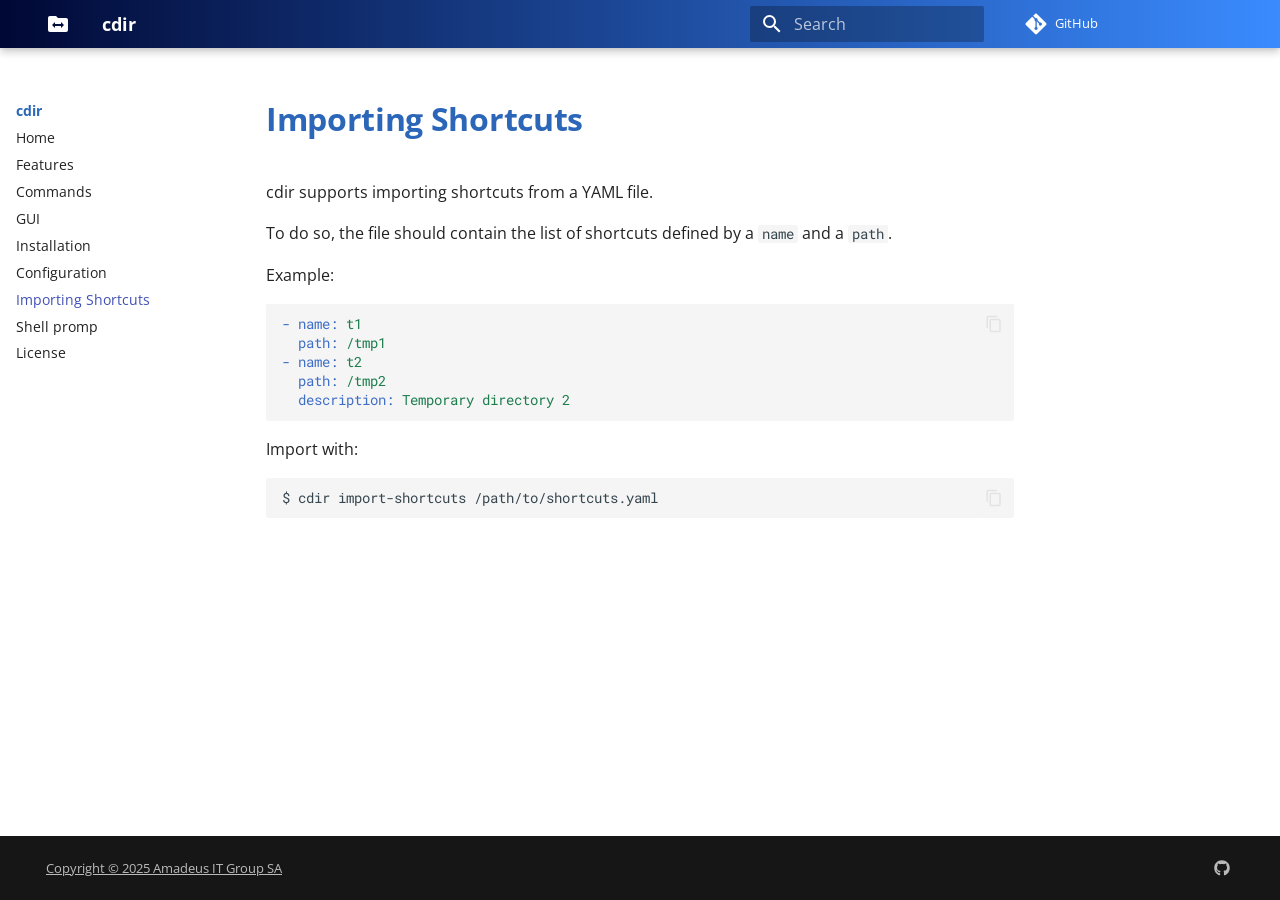
<file: importing_shortcuts/index.html>
<!doctype html>
<html lang="en" class="no-js">
  <head>
    
      <meta charset="utf-8">
      <meta name="viewport" content="width=device-width,initial-scale=1">
      
      
      
      
        <link rel="prev" href="../configuration/">
      
      
        <link rel="next" href="../prompt/">
      
      
        
      
      
      <link rel="icon" href="../assets/folder-swap.png">
      <meta name="generator" content="mkdocs-1.6.1, mkdocs-material-9.7.1">
    
    
      
        <title>Importing Shortcuts - cdir</title>
      
    
    
      <link rel="stylesheet" href="../assets/stylesheets/main.484c7ddc.min.css">
      
        
        <link rel="stylesheet" href="../assets/stylesheets/palette.ab4e12ef.min.css">
      
      


    
    
      
    
    
      
        
        
        <link rel="preconnect" href="https://fonts.gstatic.com" crossorigin>
        <link rel="stylesheet" href="https://fonts.googleapis.com/css?family=open+sans:300,300i,400,400i,700,700i%7CRoboto+Mono:400,400i,700,700i&display=fallback">
        <style>:root{--md-text-font:"open sans";--md-code-font:"Roboto Mono"}</style>
      
    
    
      <link rel="stylesheet" href="../stylesheets/asciinema-player.css">
    
      <link rel="stylesheet" href="../stylesheets/extra.css">
    
      <link rel="stylesheet" href="../css/terminal-player.css">
    
      <link rel="stylesheet" href="../css/asciinema-player.css">
    
    <script>__md_scope=new URL("..",location),__md_hash=e=>[...e].reduce(((e,_)=>(e<<5)-e+_.charCodeAt(0)),0),__md_get=(e,_=localStorage,t=__md_scope)=>JSON.parse(_.getItem(t.pathname+"."+e)),__md_set=(e,_,t=localStorage,a=__md_scope)=>{try{t.setItem(a.pathname+"."+e,JSON.stringify(_))}catch(e){}}</script>
    
      

    
    
  </head>
  
  
    
    
    
    
    
    <body dir="ltr" data-md-color-scheme="default" data-md-color-primary="indigo" data-md-color-accent="indigo">
  
    
    <input class="md-toggle" data-md-toggle="drawer" type="checkbox" id="__drawer" autocomplete="off">
    <input class="md-toggle" data-md-toggle="search" type="checkbox" id="__search" autocomplete="off">
    <label class="md-overlay" for="__drawer"></label>
    <div data-md-component="skip">
      
        
        <a href="#importing-shortcuts" class="md-skip">
          Skip to content
        </a>
      
    </div>
    <div data-md-component="announce">
      
    </div>
    
    
      

  

<header class="md-header md-header--shadow" data-md-component="header">
  <nav class="md-header__inner md-grid" aria-label="Header">
    <a href=".." title="cdir" class="md-header__button md-logo" aria-label="cdir" data-md-component="logo">
      
  
  <svg xmlns="http://www.w3.org/2000/svg" viewBox="0 0 24 24"><path d="M20 6h-8l-2-2H4a2 2 0 0 0-2 2v12a2 2 0 0 0 2 2h16a2 2 0 0 0 2-2V8a2 2 0 0 0-2-2m-5 10v-2H9v2l-3-3 3-3v2h6v-2l3 3Z"/></svg>

    </a>
    <label class="md-header__button md-icon" for="__drawer">
      
      <svg xmlns="http://www.w3.org/2000/svg" viewBox="0 0 24 24"><path d="M3 6h18v2H3zm0 5h18v2H3zm0 5h18v2H3z"/></svg>
    </label>
    <div class="md-header__title" data-md-component="header-title">
      <div class="md-header__ellipsis">
        <div class="md-header__topic">
          <span class="md-ellipsis">
            cdir
          </span>
        </div>
        <div class="md-header__topic" data-md-component="header-topic">
          <span class="md-ellipsis">
            
              Importing Shortcuts
            
          </span>
        </div>
      </div>
    </div>
    
      
    
    
    
    
      
      
        <label class="md-header__button md-icon" for="__search">
          
          <svg xmlns="http://www.w3.org/2000/svg" viewBox="0 0 24 24"><path d="M9.5 3A6.5 6.5 0 0 1 16 9.5c0 1.61-.59 3.09-1.56 4.23l.27.27h.79l5 5-1.5 1.5-5-5v-.79l-.27-.27A6.52 6.52 0 0 1 9.5 16 6.5 6.5 0 0 1 3 9.5 6.5 6.5 0 0 1 9.5 3m0 2C7 5 5 7 5 9.5S7 14 9.5 14 14 12 14 9.5 12 5 9.5 5"/></svg>
        </label>
        <div class="md-search" data-md-component="search" role="dialog">
  <label class="md-search__overlay" for="__search"></label>
  <div class="md-search__inner" role="search">
    <form class="md-search__form" name="search">
      <input type="text" class="md-search__input" name="query" aria-label="Search" placeholder="Search" autocapitalize="off" autocorrect="off" autocomplete="off" spellcheck="false" data-md-component="search-query" required>
      <label class="md-search__icon md-icon" for="__search">
        
        <svg xmlns="http://www.w3.org/2000/svg" viewBox="0 0 24 24"><path d="M9.5 3A6.5 6.5 0 0 1 16 9.5c0 1.61-.59 3.09-1.56 4.23l.27.27h.79l5 5-1.5 1.5-5-5v-.79l-.27-.27A6.52 6.52 0 0 1 9.5 16 6.5 6.5 0 0 1 3 9.5 6.5 6.5 0 0 1 9.5 3m0 2C7 5 5 7 5 9.5S7 14 9.5 14 14 12 14 9.5 12 5 9.5 5"/></svg>
        
        <svg xmlns="http://www.w3.org/2000/svg" viewBox="0 0 24 24"><path d="M20 11v2H8l5.5 5.5-1.42 1.42L4.16 12l7.92-7.92L13.5 5.5 8 11z"/></svg>
      </label>
      <nav class="md-search__options" aria-label="Search">
        
        <button type="reset" class="md-search__icon md-icon" title="Clear" aria-label="Clear" tabindex="-1">
          
          <svg xmlns="http://www.w3.org/2000/svg" viewBox="0 0 24 24"><path d="M19 6.41 17.59 5 12 10.59 6.41 5 5 6.41 10.59 12 5 17.59 6.41 19 12 13.41 17.59 19 19 17.59 13.41 12z"/></svg>
        </button>
      </nav>
      
    </form>
    <div class="md-search__output">
      <div class="md-search__scrollwrap" tabindex="0" data-md-scrollfix>
        <div class="md-search-result" data-md-component="search-result">
          <div class="md-search-result__meta">
            Initializing search
          </div>
          <ol class="md-search-result__list" role="presentation"></ol>
        </div>
      </div>
    </div>
  </div>
</div>
      
    
    
      <div class="md-header__source">
        <a href="https://github.com/AmadeusITGroup/cdir" title="Go to repository" class="md-source" data-md-component="source">
  <div class="md-source__icon md-icon">
    
    <svg xmlns="http://www.w3.org/2000/svg" viewBox="0 0 448 512"><!--! Font Awesome Free 7.1.0 by @fontawesome - https://fontawesome.com License - https://fontawesome.com/license/free (Icons: CC BY 4.0, Fonts: SIL OFL 1.1, Code: MIT License) Copyright 2025 Fonticons, Inc.--><path d="M439.6 236.1 244 40.5c-5.4-5.5-12.8-8.5-20.4-8.5s-15 3-20.4 8.4L162.5 81l51.5 51.5c27.1-9.1 52.7 16.8 43.4 43.7l49.7 49.7c34.2-11.8 61.2 31 35.5 56.7-26.5 26.5-70.2-2.9-56-37.3L240.3 199v121.9c25.3 12.5 22.3 41.8 9.1 55-6.4 6.4-15.2 10.1-24.3 10.1s-17.8-3.6-24.3-10.1c-17.6-17.6-11.1-46.9 11.2-56v-123c-20.8-8.5-24.6-30.7-18.6-45L142.6 101 8.5 235.1C3 240.6 0 247.9 0 255.5s3 15 8.5 20.4l195.6 195.7c5.4 5.4 12.7 8.4 20.4 8.4s15-3 20.4-8.4l194.7-194.7c5.4-5.4 8.4-12.8 8.4-20.4s-3-15-8.4-20.4"/></svg>
  </div>
  <div class="md-source__repository">
    GitHub
  </div>
</a>
      </div>
    
  </nav>
  
</header>
    
    <div class="md-container" data-md-component="container">
      
      
        
          
        
      
      <main class="md-main" data-md-component="main">
        <div class="md-main__inner md-grid">
          
            
              
              <div class="md-sidebar md-sidebar--primary" data-md-component="sidebar" data-md-type="navigation" >
                <div class="md-sidebar__scrollwrap">
                  <div class="md-sidebar__inner">
                    



<nav class="md-nav md-nav--primary" aria-label="Navigation" data-md-level="0">
  <label class="md-nav__title" for="__drawer">
    <a href=".." title="cdir" class="md-nav__button md-logo" aria-label="cdir" data-md-component="logo">
      
  
  <svg xmlns="http://www.w3.org/2000/svg" viewBox="0 0 24 24"><path d="M20 6h-8l-2-2H4a2 2 0 0 0-2 2v12a2 2 0 0 0 2 2h16a2 2 0 0 0 2-2V8a2 2 0 0 0-2-2m-5 10v-2H9v2l-3-3 3-3v2h6v-2l3 3Z"/></svg>

    </a>
    cdir
  </label>
  
    <div class="md-nav__source">
      <a href="https://github.com/AmadeusITGroup/cdir" title="Go to repository" class="md-source" data-md-component="source">
  <div class="md-source__icon md-icon">
    
    <svg xmlns="http://www.w3.org/2000/svg" viewBox="0 0 448 512"><!--! Font Awesome Free 7.1.0 by @fontawesome - https://fontawesome.com License - https://fontawesome.com/license/free (Icons: CC BY 4.0, Fonts: SIL OFL 1.1, Code: MIT License) Copyright 2025 Fonticons, Inc.--><path d="M439.6 236.1 244 40.5c-5.4-5.5-12.8-8.5-20.4-8.5s-15 3-20.4 8.4L162.5 81l51.5 51.5c27.1-9.1 52.7 16.8 43.4 43.7l49.7 49.7c34.2-11.8 61.2 31 35.5 56.7-26.5 26.5-70.2-2.9-56-37.3L240.3 199v121.9c25.3 12.5 22.3 41.8 9.1 55-6.4 6.4-15.2 10.1-24.3 10.1s-17.8-3.6-24.3-10.1c-17.6-17.6-11.1-46.9 11.2-56v-123c-20.8-8.5-24.6-30.7-18.6-45L142.6 101 8.5 235.1C3 240.6 0 247.9 0 255.5s3 15 8.5 20.4l195.6 195.7c5.4 5.4 12.7 8.4 20.4 8.4s15-3 20.4-8.4l194.7-194.7c5.4-5.4 8.4-12.8 8.4-20.4s-3-15-8.4-20.4"/></svg>
  </div>
  <div class="md-source__repository">
    GitHub
  </div>
</a>
    </div>
  
  <ul class="md-nav__list" data-md-scrollfix>
    
      
      
  
  
  
  
    <li class="md-nav__item">
      <a href=".." class="md-nav__link">
        
  
  
  <span class="md-ellipsis">
    
  
    Home
  

    
  </span>
  
  

      </a>
    </li>
  

    
      
      
  
  
  
  
    <li class="md-nav__item">
      <a href="../features/" class="md-nav__link">
        
  
  
  <span class="md-ellipsis">
    
  
    Features
  

    
  </span>
  
  

      </a>
    </li>
  

    
      
      
  
  
  
  
    <li class="md-nav__item">
      <a href="../commands/" class="md-nav__link">
        
  
  
  <span class="md-ellipsis">
    
  
    Commands
  

    
  </span>
  
  

      </a>
    </li>
  

    
      
      
  
  
  
  
    <li class="md-nav__item">
      <a href="../gui/" class="md-nav__link">
        
  
  
  <span class="md-ellipsis">
    
  
    GUI
  

    
  </span>
  
  

      </a>
    </li>
  

    
      
      
  
  
  
  
    <li class="md-nav__item">
      <a href="../installation/" class="md-nav__link">
        
  
  
  <span class="md-ellipsis">
    
  
    Installation
  

    
  </span>
  
  

      </a>
    </li>
  

    
      
      
  
  
  
  
    <li class="md-nav__item">
      <a href="../configuration/" class="md-nav__link">
        
  
  
  <span class="md-ellipsis">
    
  
    Configuration
  

    
  </span>
  
  

      </a>
    </li>
  

    
      
      
  
  
    
  
  
  
    <li class="md-nav__item md-nav__item--active">
      
      <input class="md-nav__toggle md-toggle" type="checkbox" id="__toc">
      
      
        
      
      
      <a href="./" class="md-nav__link md-nav__link--active">
        
  
  
  <span class="md-ellipsis">
    
  
    Importing Shortcuts
  

    
  </span>
  
  

      </a>
      
    </li>
  

    
      
      
  
  
  
  
    <li class="md-nav__item">
      <a href="../prompt/" class="md-nav__link">
        
  
  
  <span class="md-ellipsis">
    
  
    Shell promp
  

    
  </span>
  
  

      </a>
    </li>
  

    
      
      
  
  
  
  
    <li class="md-nav__item">
      <a href="../license/" class="md-nav__link">
        
  
  
  <span class="md-ellipsis">
    
  
    License
  

    
  </span>
  
  

      </a>
    </li>
  

    
  </ul>
</nav>
                  </div>
                </div>
              </div>
            
            
              
              <div class="md-sidebar md-sidebar--secondary" data-md-component="sidebar" data-md-type="toc" >
                <div class="md-sidebar__scrollwrap">
                  <div class="md-sidebar__inner">
                    

<nav class="md-nav md-nav--secondary" aria-label="Table of contents">
  
  
  
    
  
  
</nav>
                  </div>
                </div>
              </div>
            
          
          
            <div class="md-content" data-md-component="content">
              
              <article class="md-content__inner md-typeset">
                
                  


  
  


<h1 id="importing-shortcuts">Importing Shortcuts</h1>
<p>cdir supports importing shortcuts from a YAML file.</p>
<p>To do so, the file should contain the list of shortcuts defined by a <code>name</code> and a <code>path</code>.</p>
<p>Example:</p>
<div class="language-yaml highlight"><pre><span></span><code><span id="__span-0-1"><a id="__codelineno-0-1" name="__codelineno-0-1" href="#__codelineno-0-1"></a><span class="p p-Indicator">-</span><span class="w"> </span><span class="nt">name</span><span class="p">:</span><span class="w"> </span><span class="l l-Scalar l-Scalar-Plain">t1</span>
</span><span id="__span-0-2"><a id="__codelineno-0-2" name="__codelineno-0-2" href="#__codelineno-0-2"></a><span class="w">  </span><span class="nt">path</span><span class="p">:</span><span class="w"> </span><span class="l l-Scalar l-Scalar-Plain">/tmp1</span>
</span><span id="__span-0-3"><a id="__codelineno-0-3" name="__codelineno-0-3" href="#__codelineno-0-3"></a><span class="p p-Indicator">-</span><span class="w"> </span><span class="nt">name</span><span class="p">:</span><span class="w"> </span><span class="l l-Scalar l-Scalar-Plain">t2</span>
</span><span id="__span-0-4"><a id="__codelineno-0-4" name="__codelineno-0-4" href="#__codelineno-0-4"></a><span class="w">  </span><span class="nt">path</span><span class="p">:</span><span class="w"> </span><span class="l l-Scalar l-Scalar-Plain">/tmp2</span>
</span><span id="__span-0-5"><a id="__codelineno-0-5" name="__codelineno-0-5" href="#__codelineno-0-5"></a><span class="w">  </span><span class="nt">description</span><span class="p">:</span><span class="w"> </span><span class="l l-Scalar l-Scalar-Plain">Temporary directory 2</span>
</span></code></pre></div>
<p>Import with:</p>
<div class="language-text highlight"><pre><span></span><code><span id="__span-1-1"><a id="__codelineno-1-1" name="__codelineno-1-1" href="#__codelineno-1-1"></a>$ cdir import-shortcuts /path/to/shortcuts.yaml
</span></code></pre></div>












                
              </article>
            </div>
          
          
<script>var target=document.getElementById(location.hash.slice(1));target&&target.name&&(target.checked=target.name.startsWith("__tabbed_"))</script>
        </div>
        
      </main>
      
        <footer class="md-footer">
  
  <div class="md-footer-meta md-typeset">
    <div class="md-footer-meta__inner md-grid">
      <div class="md-copyright">
  
    <div class="md-copyright__highlight">
      <a href="https://github.com/AmadeusITGroup/cdir/blob/master/LICENSE">Copyright &copy; 2025 Amadeus IT Group SA</a>
    </div>
  
  
</div>
      
        
<div class="md-social">
  
    
    
    
    
      
      
    
    <a href="https://github.com/AmadeusITGroup/cdir" target="_blank" rel="noopener" title="github.com" class="md-social__link">
      <svg xmlns="http://www.w3.org/2000/svg" viewBox="0 0 512 512"><!--! Font Awesome Free 7.1.0 by @fontawesome - https://fontawesome.com License - https://fontawesome.com/license/free (Icons: CC BY 4.0, Fonts: SIL OFL 1.1, Code: MIT License) Copyright 2025 Fonticons, Inc.--><path d="M173.9 397.4c0 2-2.3 3.6-5.2 3.6-3.3.3-5.6-1.3-5.6-3.6 0-2 2.3-3.6 5.2-3.6 3-.3 5.6 1.3 5.6 3.6m-31.1-4.5c-.7 2 1.3 4.3 4.3 4.9 2.6 1 5.6 0 6.2-2s-1.3-4.3-4.3-5.2c-2.6-.7-5.5.3-6.2 2.3m44.2-1.7c-2.9.7-4.9 2.6-4.6 4.9.3 2 2.9 3.3 5.9 2.6 2.9-.7 4.9-2.6 4.6-4.6-.3-1.9-3-3.2-5.9-2.9M252.8 8C114.1 8 8 113.3 8 252c0 110.9 69.8 205.8 169.5 239.2 12.8 2.3 17.3-5.6 17.3-12.1 0-6.2-.3-40.4-.3-61.4 0 0-70 15-84.7-29.8 0 0-11.4-29.1-27.8-36.6 0 0-22.9-15.7 1.6-15.4 0 0 24.9 2 38.6 25.8 21.9 38.6 58.6 27.5 72.9 20.9 2.3-16 8.8-27.1 16-33.7-55.9-6.2-112.3-14.3-112.3-110.5 0-27.5 7.6-41.3 23.6-58.9-2.6-6.5-11.1-33.3 2.6-67.9 20.9-6.5 69 27 69 27 20-5.6 41.5-8.5 62.8-8.5s42.8 2.9 62.8 8.5c0 0 48.1-33.6 69-27 13.7 34.7 5.2 61.4 2.6 67.9 16 17.7 25.8 31.5 25.8 58.9 0 96.5-58.9 104.2-114.8 110.5 9.2 7.9 17 22.9 17 46.4 0 33.7-.3 75.4-.3 83.6 0 6.5 4.6 14.4 17.3 12.1C436.2 457.8 504 362.9 504 252 504 113.3 391.5 8 252.8 8M105.2 352.9c-1.3 1-1 3.3.7 5.2 1.6 1.6 3.9 2.3 5.2 1 1.3-1 1-3.3-.7-5.2-1.6-1.6-3.9-2.3-5.2-1m-10.8-8.1c-.7 1.3.3 2.9 2.3 3.9 1.6 1 3.6.7 4.3-.7.7-1.3-.3-2.9-2.3-3.9-2-.6-3.6-.3-4.3.7m32.4 35.6c-1.6 1.3-1 4.3 1.3 6.2 2.3 2.3 5.2 2.6 6.5 1 1.3-1.3.7-4.3-1.3-6.2-2.2-2.3-5.2-2.6-6.5-1m-11.4-14.7c-1.6 1-1.6 3.6 0 5.9s4.3 3.3 5.6 2.3c1.6-1.3 1.6-3.9 0-6.2-1.4-2.3-4-3.3-5.6-2"/></svg>
    </a>
  
</div>
      
    </div>
  </div>
</footer>
      
    </div>
    <div class="md-dialog" data-md-component="dialog">
      <div class="md-dialog__inner md-typeset"></div>
    </div>
    
    
    
      
      
      <script id="__config" type="application/json">{"annotate": null, "base": "..", "features": ["content.code.copy"], "search": "../assets/javascripts/workers/search.2c215733.min.js", "tags": null, "translations": {"clipboard.copied": "Copied to clipboard", "clipboard.copy": "Copy to clipboard", "search.result.more.one": "1 more on this page", "search.result.more.other": "# more on this page", "search.result.none": "No matching documents", "search.result.one": "1 matching document", "search.result.other": "# matching documents", "search.result.placeholder": "Type to start searching", "search.result.term.missing": "Missing", "select.version": "Select version"}, "version": null}</script>
    
    
      <script src="../assets/javascripts/bundle.79ae519e.min.js"></script>
      
        <script src="../javascripts/asciinema-player.min.js"></script>
      
        <script src="../javascripts/extra.js"></script>
      
        <script src="../js/asciinema-player.min.js"></script>
      
    
  </body>
</html>
</file>
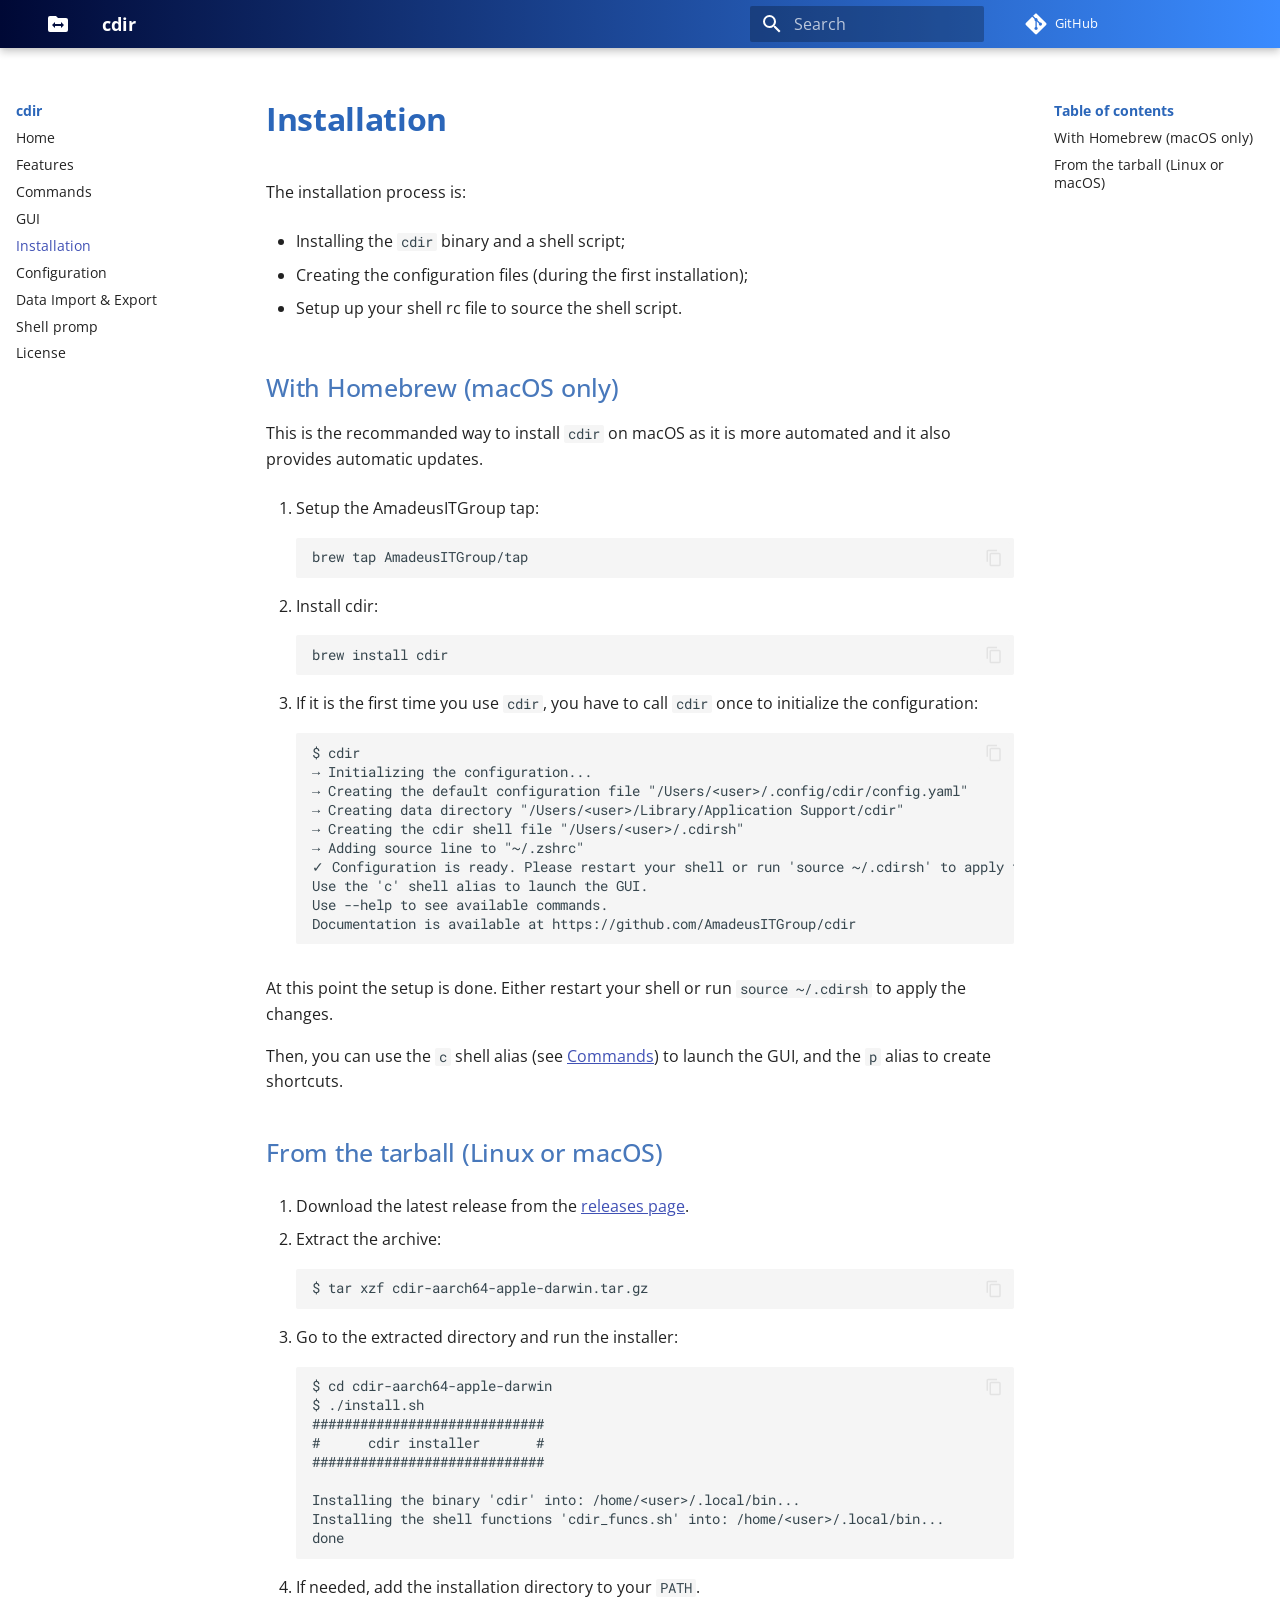
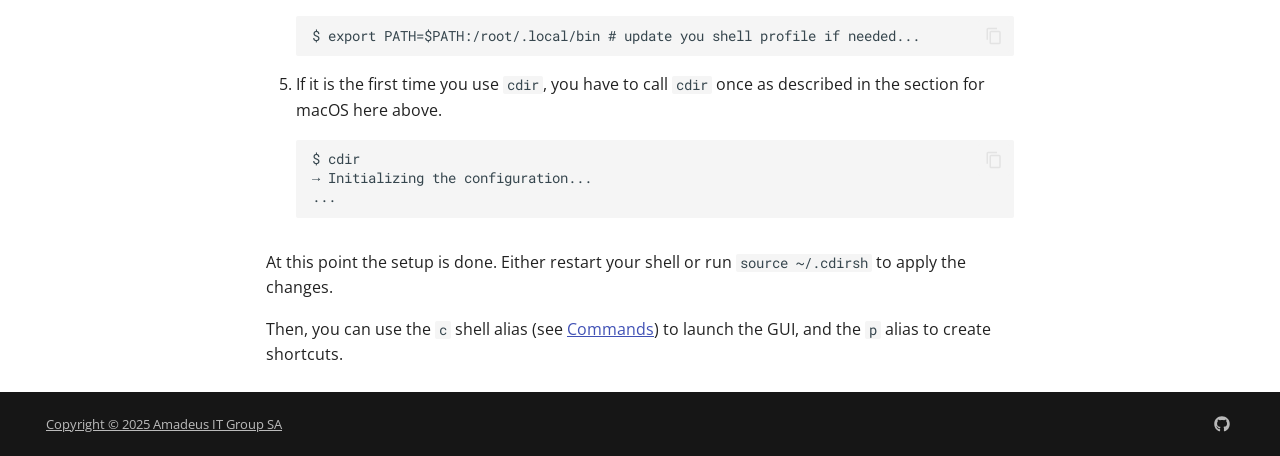
<file: installation/index.html>
<!doctype html>
<html lang="en" class="no-js">
  <head>
    
      <meta charset="utf-8">
      <meta name="viewport" content="width=device-width,initial-scale=1">
      
      
      
      
        <link rel="prev" href="../gui/">
      
      
        <link rel="next" href="../configuration/">
      
      
        
      
      
      <link rel="icon" href="../assets/folder-swap.png">
      <meta name="generator" content="mkdocs-1.6.1, mkdocs-material-9.7.7">
    
    
      
        <title>Installation - cdir</title>
      
    
    
      <link rel="stylesheet" href="../assets/stylesheets/main.ec1eaa64.min.css">
      
        
        <link rel="stylesheet" href="../assets/stylesheets/palette.ab4e12ef.min.css">
      
      


    
    
      
    
    
      
        
        
        <link rel="preconnect" href="https://fonts.gstatic.com" crossorigin>
        <link rel="stylesheet" href="https://fonts.googleapis.com/css?family=open+sans:300,300i,400,400i,700,700i%7CRoboto+Mono:400,400i,700,700i&display=fallback">
        <style>:root{--md-text-font:"open sans";--md-code-font:"Roboto Mono"}</style>
      
    
    
      <link rel="stylesheet" href="../stylesheets/asciinema-player.css">
    
      <link rel="stylesheet" href="../stylesheets/extra.css">
    
      <link rel="stylesheet" href="../css/terminal-player.css">
    
      <link rel="stylesheet" href="../css/asciinema-player.css">
    
    <script>__md_scope=new URL("..",location),__md_hash=e=>[...e].reduce(((e,_)=>(e<<5)-e+_.charCodeAt(0)),0),__md_get=(e,_=localStorage,t=__md_scope)=>JSON.parse(_.getItem(t.pathname+"."+e)),__md_set=(e,_,t=localStorage,a=__md_scope)=>{try{t.setItem(a.pathname+"."+e,JSON.stringify(_))}catch(e){}}</script>
    
      

    
    
  </head>
  
  
    
    
    
    
    
    <body dir="ltr" data-md-color-scheme="default" data-md-color-primary="indigo" data-md-color-accent="indigo">
  
    
    <input class="md-toggle" data-md-toggle="drawer" type="checkbox" id="__drawer" autocomplete="off">
    <input class="md-toggle" data-md-toggle="search" type="checkbox" id="__search" autocomplete="off">
    <label class="md-overlay" for="__drawer"></label>
    <div data-md-component="skip">
      
        
        <a href="#installation" class="md-skip">
          Skip to content
        </a>
      
    </div>
    <div data-md-component="announce">
      
    </div>
    
    
      

  

<header class="md-header md-header--shadow" data-md-component="header">
  <nav class="md-header__inner md-grid" aria-label="Header">
    <a href=".." title="cdir" class="md-header__button md-logo" aria-label="cdir" data-md-component="logo">
      
  
  <svg xmlns="http://www.w3.org/2000/svg" viewBox="0 0 24 24"><path d="M20 6h-8l-2-2H4a2 2 0 0 0-2 2v12a2 2 0 0 0 2 2h16a2 2 0 0 0 2-2V8a2 2 0 0 0-2-2m-5 10v-2H9v2l-3-3 3-3v2h6v-2l3 3Z"/></svg>

    </a>
    <label class="md-header__button md-icon" for="__drawer">
      
      <svg xmlns="http://www.w3.org/2000/svg" viewBox="0 0 24 24"><path d="M3 6h18v2H3zm0 5h18v2H3zm0 5h18v2H3z"/></svg>
    </label>
    <div class="md-header__title" data-md-component="header-title">
      <div class="md-header__ellipsis">
        <div class="md-header__topic">
          <span class="md-ellipsis">
            cdir
          </span>
        </div>
        <div class="md-header__topic" data-md-component="header-topic">
          <span class="md-ellipsis">
            
              Installation
            
          </span>
        </div>
      </div>
    </div>
    
      
    
    
    
    
      
      
        <label class="md-header__button md-icon" for="__search">
          
          <svg xmlns="http://www.w3.org/2000/svg" viewBox="0 0 24 24"><path d="M9.5 3A6.5 6.5 0 0 1 16 9.5c0 1.61-.59 3.09-1.56 4.23l.27.27h.79l5 5-1.5 1.5-5-5v-.79l-.27-.27A6.52 6.52 0 0 1 9.5 16 6.5 6.5 0 0 1 3 9.5 6.5 6.5 0 0 1 9.5 3m0 2C7 5 5 7 5 9.5S7 14 9.5 14 14 12 14 9.5 12 5 9.5 5"/></svg>
        </label>
        <div class="md-search" data-md-component="search" role="dialog">
  <label class="md-search__overlay" for="__search"></label>
  <div class="md-search__inner" role="search">
    <form class="md-search__form" name="search">
      <input type="text" class="md-search__input" name="query" aria-label="Search" placeholder="Search" autocapitalize="off" autocorrect="off" autocomplete="off" spellcheck="false" data-md-component="search-query" required>
      <label class="md-search__icon md-icon" for="__search">
        
        <svg xmlns="http://www.w3.org/2000/svg" viewBox="0 0 24 24"><path d="M9.5 3A6.5 6.5 0 0 1 16 9.5c0 1.61-.59 3.09-1.56 4.23l.27.27h.79l5 5-1.5 1.5-5-5v-.79l-.27-.27A6.52 6.52 0 0 1 9.5 16 6.5 6.5 0 0 1 3 9.5 6.5 6.5 0 0 1 9.5 3m0 2C7 5 5 7 5 9.5S7 14 9.5 14 14 12 14 9.5 12 5 9.5 5"/></svg>
        
        <svg xmlns="http://www.w3.org/2000/svg" viewBox="0 0 24 24"><path d="M20 11v2H8l5.5 5.5-1.42 1.42L4.16 12l7.92-7.92L13.5 5.5 8 11z"/></svg>
      </label>
      <nav class="md-search__options" aria-label="Search">
        
        <button type="reset" class="md-search__icon md-icon" title="Clear" aria-label="Clear" tabindex="-1">
          
          <svg xmlns="http://www.w3.org/2000/svg" viewBox="0 0 24 24"><path d="M19 6.41 17.59 5 12 10.59 6.41 5 5 6.41 10.59 12 5 17.59 6.41 19 12 13.41 17.59 19 19 17.59 13.41 12z"/></svg>
        </button>
      </nav>
      
    </form>
    <div class="md-search__output">
      <div class="md-search__scrollwrap" tabindex="0" data-md-scrollfix>
        <div class="md-search-result" data-md-component="search-result">
          <div class="md-search-result__meta">
            Initializing search
          </div>
          <ol class="md-search-result__list" role="presentation"></ol>
        </div>
      </div>
    </div>
  </div>
</div>
      
    
    
      <div class="md-header__source">
        <a href="https://github.com/AmadeusITGroup/cdir" title="Go to repository" class="md-source" data-md-component="source">
  <div class="md-source__icon md-icon">
    
    <svg xmlns="http://www.w3.org/2000/svg" viewBox="0 0 448 512"><!--! Font Awesome Free 7.1.0 by @fontawesome - https://fontawesome.com License - https://fontawesome.com/license/free (Icons: CC BY 4.0, Fonts: SIL OFL 1.1, Code: MIT License) Copyright 2025 Fonticons, Inc.--><path d="M439.6 236.1 244 40.5c-5.4-5.5-12.8-8.5-20.4-8.5s-15 3-20.4 8.4L162.5 81l51.5 51.5c27.1-9.1 52.7 16.8 43.4 43.7l49.7 49.7c34.2-11.8 61.2 31 35.5 56.7-26.5 26.5-70.2-2.9-56-37.3L240.3 199v121.9c25.3 12.5 22.3 41.8 9.1 55-6.4 6.4-15.2 10.1-24.3 10.1s-17.8-3.6-24.3-10.1c-17.6-17.6-11.1-46.9 11.2-56v-123c-20.8-8.5-24.6-30.7-18.6-45L142.6 101 8.5 235.1C3 240.6 0 247.9 0 255.5s3 15 8.5 20.4l195.6 195.7c5.4 5.4 12.7 8.4 20.4 8.4s15-3 20.4-8.4l194.7-194.7c5.4-5.4 8.4-12.8 8.4-20.4s-3-15-8.4-20.4"/></svg>
  </div>
  <div class="md-source__repository">
    GitHub
  </div>
</a>
      </div>
    
  </nav>
  
</header>
    
    <div class="md-container" data-md-component="container">
      
      
        
          
        
      
      <main class="md-main" data-md-component="main">
        <div class="md-main__inner md-grid">
          
            
              
              <div class="md-sidebar md-sidebar--primary" data-md-component="sidebar" data-md-type="navigation" >
                <div class="md-sidebar__scrollwrap">
                  <div class="md-sidebar__inner">
                    



<nav class="md-nav md-nav--primary" aria-label="Navigation" data-md-level="0">
  <label class="md-nav__title" for="__drawer">
    <a href=".." title="cdir" class="md-nav__button md-logo" aria-label="cdir" data-md-component="logo">
      
  
  <svg xmlns="http://www.w3.org/2000/svg" viewBox="0 0 24 24"><path d="M20 6h-8l-2-2H4a2 2 0 0 0-2 2v12a2 2 0 0 0 2 2h16a2 2 0 0 0 2-2V8a2 2 0 0 0-2-2m-5 10v-2H9v2l-3-3 3-3v2h6v-2l3 3Z"/></svg>

    </a>
    cdir
  </label>
  
    <div class="md-nav__source">
      <a href="https://github.com/AmadeusITGroup/cdir" title="Go to repository" class="md-source" data-md-component="source">
  <div class="md-source__icon md-icon">
    
    <svg xmlns="http://www.w3.org/2000/svg" viewBox="0 0 448 512"><!--! Font Awesome Free 7.1.0 by @fontawesome - https://fontawesome.com License - https://fontawesome.com/license/free (Icons: CC BY 4.0, Fonts: SIL OFL 1.1, Code: MIT License) Copyright 2025 Fonticons, Inc.--><path d="M439.6 236.1 244 40.5c-5.4-5.5-12.8-8.5-20.4-8.5s-15 3-20.4 8.4L162.5 81l51.5 51.5c27.1-9.1 52.7 16.8 43.4 43.7l49.7 49.7c34.2-11.8 61.2 31 35.5 56.7-26.5 26.5-70.2-2.9-56-37.3L240.3 199v121.9c25.3 12.5 22.3 41.8 9.1 55-6.4 6.4-15.2 10.1-24.3 10.1s-17.8-3.6-24.3-10.1c-17.6-17.6-11.1-46.9 11.2-56v-123c-20.8-8.5-24.6-30.7-18.6-45L142.6 101 8.5 235.1C3 240.6 0 247.9 0 255.5s3 15 8.5 20.4l195.6 195.7c5.4 5.4 12.7 8.4 20.4 8.4s15-3 20.4-8.4l194.7-194.7c5.4-5.4 8.4-12.8 8.4-20.4s-3-15-8.4-20.4"/></svg>
  </div>
  <div class="md-source__repository">
    GitHub
  </div>
</a>
    </div>
  
  <ul class="md-nav__list" data-md-scrollfix>
    
      
      
  
  
  
  
    <li class="md-nav__item">
      <a href=".." class="md-nav__link">
        
  
  
  <span class="md-ellipsis">
    
  
    Home
  

    
  </span>
  
  

      </a>
    </li>
  

    
      
      
  
  
  
  
    <li class="md-nav__item">
      <a href="../features/" class="md-nav__link">
        
  
  
  <span class="md-ellipsis">
    
  
    Features
  

    
  </span>
  
  

      </a>
    </li>
  

    
      
      
  
  
  
  
    <li class="md-nav__item">
      <a href="../commands/" class="md-nav__link">
        
  
  
  <span class="md-ellipsis">
    
  
    Commands
  

    
  </span>
  
  

      </a>
    </li>
  

    
      
      
  
  
  
  
    <li class="md-nav__item">
      <a href="../gui/" class="md-nav__link">
        
  
  
  <span class="md-ellipsis">
    
  
    GUI
  

    
  </span>
  
  

      </a>
    </li>
  

    
      
      
  
  
    
  
  
  
    <li class="md-nav__item md-nav__item--active">
      
      <input class="md-nav__toggle md-toggle" type="checkbox" id="__toc">
      
      
        
      
      
        <label class="md-nav__link md-nav__link--active" for="__toc">
          
  
  
  <span class="md-ellipsis">
    
  
    Installation
  

    
  </span>
  
  

          <span class="md-nav__icon md-icon"></span>
        </label>
      
      <a href="./" class="md-nav__link md-nav__link--active">
        
  
  
  <span class="md-ellipsis">
    
  
    Installation
  

    
  </span>
  
  

      </a>
      
        

<nav class="md-nav md-nav--secondary" aria-label="Table of contents">
  
  
  
    
  
  
    <label class="md-nav__title" for="__toc">
      <span class="md-nav__icon md-icon"></span>
      Table of contents
    </label>
    <ul class="md-nav__list" data-md-component="toc" data-md-scrollfix>
      
        <li class="md-nav__item">
  <a href="#with-homebrew-macos-only" class="md-nav__link">
    <span class="md-ellipsis">
      
        With Homebrew (macOS only)
      
    </span>
  </a>
  
</li>
      
        <li class="md-nav__item">
  <a href="#from-the-tarball-linux-or-macos" class="md-nav__link">
    <span class="md-ellipsis">
      
        From the tarball (Linux or macOS)
      
    </span>
  </a>
  
</li>
      
    </ul>
  
</nav>
      
    </li>
  

    
      
      
  
  
  
  
    <li class="md-nav__item">
      <a href="../configuration/" class="md-nav__link">
        
  
  
  <span class="md-ellipsis">
    
  
    Configuration
  

    
  </span>
  
  

      </a>
    </li>
  

    
      
      
  
  
  
  
    <li class="md-nav__item">
      <a href="../import_export/" class="md-nav__link">
        
  
  
  <span class="md-ellipsis">
    
  
    Data Import & Export
  

    
  </span>
  
  

      </a>
    </li>
  

    
      
      
  
  
  
  
    <li class="md-nav__item">
      <a href="../prompt/" class="md-nav__link">
        
  
  
  <span class="md-ellipsis">
    
  
    Shell promp
  

    
  </span>
  
  

      </a>
    </li>
  

    
      
      
  
  
  
  
    <li class="md-nav__item">
      <a href="../license/" class="md-nav__link">
        
  
  
  <span class="md-ellipsis">
    
  
    License
  

    
  </span>
  
  

      </a>
    </li>
  

    
  </ul>
</nav>
                  </div>
                </div>
              </div>
            
            
              
              <div class="md-sidebar md-sidebar--secondary" data-md-component="sidebar" data-md-type="toc" >
                <div class="md-sidebar__scrollwrap">
                  <div class="md-sidebar__inner">
                    

<nav class="md-nav md-nav--secondary" aria-label="Table of contents">
  
  
  
    
  
  
    <label class="md-nav__title" for="__toc">
      <span class="md-nav__icon md-icon"></span>
      Table of contents
    </label>
    <ul class="md-nav__list" data-md-component="toc" data-md-scrollfix>
      
        <li class="md-nav__item">
  <a href="#with-homebrew-macos-only" class="md-nav__link">
    <span class="md-ellipsis">
      
        With Homebrew (macOS only)
      
    </span>
  </a>
  
</li>
      
        <li class="md-nav__item">
  <a href="#from-the-tarball-linux-or-macos" class="md-nav__link">
    <span class="md-ellipsis">
      
        From the tarball (Linux or macOS)
      
    </span>
  </a>
  
</li>
      
    </ul>
  
</nav>
                  </div>
                </div>
              </div>
            
          
          
            <div class="md-content" data-md-component="content">
              
              <article class="md-content__inner md-typeset">
                
                  


  
  


<h1 id="installation">Installation</h1>
<p>The installation process is:</p>
<ul>
<li>
<p>Installing the <code>cdir</code> binary and a shell script;</p>
</li>
<li>
<p>Creating the configuration files (during the first installation);</p>
</li>
<li>
<p>Setup up your shell rc file to source the shell script.</p>
</li>
</ul>
<h2 id="with-homebrew-macos-only">With Homebrew (macOS only)</h2>
<p>This is the recommanded way to install <code>cdir</code> on macOS as it is more automated and it also provides automatic updates.</p>
<ol>
<li>
<p>Setup the AmadeusITGroup tap:</p>
<div class="language-text highlight"><pre><span></span><code><span id="__span-0-1"><a id="__codelineno-0-1" name="__codelineno-0-1" href="#__codelineno-0-1"></a>brew tap AmadeusITGroup/tap
</span></code></pre></div>
</li>
<li>
<p>Install cdir:</p>
<div class="language-text highlight"><pre><span></span><code><span id="__span-1-1"><a id="__codelineno-1-1" name="__codelineno-1-1" href="#__codelineno-1-1"></a>brew install cdir
</span></code></pre></div>
</li>
<li>
<p>If it is the first time you use <code>cdir</code>, you have to call <code>cdir</code> once
    to initialize the configuration:</p>
<div class="language-text highlight"><pre><span></span><code><span id="__span-2-1"><a id="__codelineno-2-1" name="__codelineno-2-1" href="#__codelineno-2-1"></a>$ cdir
</span><span id="__span-2-2"><a id="__codelineno-2-2" name="__codelineno-2-2" href="#__codelineno-2-2"></a>→ Initializing the configuration...
</span><span id="__span-2-3"><a id="__codelineno-2-3" name="__codelineno-2-3" href="#__codelineno-2-3"></a>→ Creating the default configuration file &quot;/Users/&lt;user&gt;/.config/cdir/config.yaml&quot;
</span><span id="__span-2-4"><a id="__codelineno-2-4" name="__codelineno-2-4" href="#__codelineno-2-4"></a>→ Creating data directory &quot;/Users/&lt;user&gt;/Library/Application Support/cdir&quot;
</span><span id="__span-2-5"><a id="__codelineno-2-5" name="__codelineno-2-5" href="#__codelineno-2-5"></a>→ Creating the cdir shell file &quot;/Users/&lt;user&gt;/.cdirsh&quot;
</span><span id="__span-2-6"><a id="__codelineno-2-6" name="__codelineno-2-6" href="#__codelineno-2-6"></a>→ Adding source line to &quot;~/.zshrc&quot;
</span><span id="__span-2-7"><a id="__codelineno-2-7" name="__codelineno-2-7" href="#__codelineno-2-7"></a>✓ Configuration is ready. Please restart your shell or run &#39;source ~/.cdirsh&#39; to apply the changes.
</span><span id="__span-2-8"><a id="__codelineno-2-8" name="__codelineno-2-8" href="#__codelineno-2-8"></a>Use the &#39;c&#39; shell alias to launch the GUI.
</span><span id="__span-2-9"><a id="__codelineno-2-9" name="__codelineno-2-9" href="#__codelineno-2-9"></a>Use --help to see available commands.
</span><span id="__span-2-10"><a id="__codelineno-2-10" name="__codelineno-2-10" href="#__codelineno-2-10"></a>Documentation is available at https://github.com/AmadeusITGroup/cdir
</span></code></pre></div>
</li>
</ol>
<p>At this point the setup is done. 
Either restart your shell or run <code>source ~/.cdirsh</code> to apply the changes.<br></p>
<p>Then, you can use the <code>c</code> shell alias (see <a href="../commands/">Commands</a>) to launch the GUI, and the <code>p</code> alias to create shortcuts.</p>
<h2 id="from-the-tarball-linux-or-macos">From the tarball (Linux or macOS)</h2>
<ol>
<li>
<p>Download the latest release from the <a href="https://github.com/AmadeusITGroup/cdir/releases">releases page</a>.</p>
</li>
<li>
<p>Extract the archive:</p>
<div class="language-text highlight"><pre><span></span><code><span id="__span-3-1"><a id="__codelineno-3-1" name="__codelineno-3-1" href="#__codelineno-3-1"></a>$ tar xzf cdir-aarch64-apple-darwin.tar.gz
</span></code></pre></div>
</li>
<li>
<p>Go to the extracted directory and run the installer:</p>
<div class="language-text highlight"><pre><span></span><code><span id="__span-4-1"><a id="__codelineno-4-1" name="__codelineno-4-1" href="#__codelineno-4-1"></a>$ cd cdir-aarch64-apple-darwin
</span><span id="__span-4-2"><a id="__codelineno-4-2" name="__codelineno-4-2" href="#__codelineno-4-2"></a>$ ./install.sh
</span><span id="__span-4-3"><a id="__codelineno-4-3" name="__codelineno-4-3" href="#__codelineno-4-3"></a>#############################
</span><span id="__span-4-4"><a id="__codelineno-4-4" name="__codelineno-4-4" href="#__codelineno-4-4"></a>#      cdir installer       #
</span><span id="__span-4-5"><a id="__codelineno-4-5" name="__codelineno-4-5" href="#__codelineno-4-5"></a>#############################
</span><span id="__span-4-6"><a id="__codelineno-4-6" name="__codelineno-4-6" href="#__codelineno-4-6"></a>
</span><span id="__span-4-7"><a id="__codelineno-4-7" name="__codelineno-4-7" href="#__codelineno-4-7"></a>Installing the binary &#39;cdir&#39; into: /home/&lt;user&gt;/.local/bin...
</span><span id="__span-4-8"><a id="__codelineno-4-8" name="__codelineno-4-8" href="#__codelineno-4-8"></a>Installing the shell functions &#39;cdir_funcs.sh&#39; into: /home/&lt;user&gt;/.local/bin...
</span><span id="__span-4-9"><a id="__codelineno-4-9" name="__codelineno-4-9" href="#__codelineno-4-9"></a>done
</span></code></pre></div>
</li>
<li>
<p>If needed, add the installation directory to your <code>PATH</code>.</p>
<div class="language-text highlight"><pre><span></span><code><span id="__span-5-1"><a id="__codelineno-5-1" name="__codelineno-5-1" href="#__codelineno-5-1"></a>$ export PATH=$PATH:/root/.local/bin # update you shell profile if needed...
</span></code></pre></div>
</li>
<li>
<p>If it is the first time you use <code>cdir</code>, you have to call <code>cdir</code> once as described in the section for macOS here above.</p>
<div class="language-text highlight"><pre><span></span><code><span id="__span-6-1"><a id="__codelineno-6-1" name="__codelineno-6-1" href="#__codelineno-6-1"></a>$ cdir
</span><span id="__span-6-2"><a id="__codelineno-6-2" name="__codelineno-6-2" href="#__codelineno-6-2"></a>→ Initializing the configuration...
</span><span id="__span-6-3"><a id="__codelineno-6-3" name="__codelineno-6-3" href="#__codelineno-6-3"></a>...
</span></code></pre></div>
</li>
</ol>
<p>At this point the setup is done. 
Either restart your shell or run <code>source ~/.cdirsh</code> to apply the changes.<br></p>
<p>Then, you can use the <code>c</code> shell alias (see <a href="../commands/">Commands</a>) to launch the GUI, and the <code>p</code> alias to create shortcuts.</p>












                
              </article>
            </div>
          
          
<script>var target=document.getElementById(location.hash.slice(1));target&&target.name&&(target.checked=target.name.startsWith("__tabbed_"))</script>
        </div>
        
      </main>
      
        <footer class="md-footer">
  
  <div class="md-footer-meta md-typeset">
    <div class="md-footer-meta__inner md-grid">
      <div class="md-copyright">
  
    <div class="md-copyright__highlight">
      <a href="https://github.com/AmadeusITGroup/cdir/blob/master/LICENSE">Copyright &copy; 2025 Amadeus IT Group SA</a>
    </div>
  
  
</div>
      
        
<div class="md-social">
  
    
    
    
    
      
      
    
    <a href="https://github.com/AmadeusITGroup/cdir" target="_blank" rel="noopener" title="github.com" class="md-social__link">
      <svg xmlns="http://www.w3.org/2000/svg" viewBox="0 0 512 512"><!--! Font Awesome Free 7.1.0 by @fontawesome - https://fontawesome.com License - https://fontawesome.com/license/free (Icons: CC BY 4.0, Fonts: SIL OFL 1.1, Code: MIT License) Copyright 2025 Fonticons, Inc.--><path d="M173.9 397.4c0 2-2.3 3.6-5.2 3.6-3.3.3-5.6-1.3-5.6-3.6 0-2 2.3-3.6 5.2-3.6 3-.3 5.6 1.3 5.6 3.6m-31.1-4.5c-.7 2 1.3 4.3 4.3 4.9 2.6 1 5.6 0 6.2-2s-1.3-4.3-4.3-5.2c-2.6-.7-5.5.3-6.2 2.3m44.2-1.7c-2.9.7-4.9 2.6-4.6 4.9.3 2 2.9 3.3 5.9 2.6 2.9-.7 4.9-2.6 4.6-4.6-.3-1.9-3-3.2-5.9-2.9M252.8 8C114.1 8 8 113.3 8 252c0 110.9 69.8 205.8 169.5 239.2 12.8 2.3 17.3-5.6 17.3-12.1 0-6.2-.3-40.4-.3-61.4 0 0-70 15-84.7-29.8 0 0-11.4-29.1-27.8-36.6 0 0-22.9-15.7 1.6-15.4 0 0 24.9 2 38.6 25.8 21.9 38.6 58.6 27.5 72.9 20.9 2.3-16 8.8-27.1 16-33.7-55.9-6.2-112.3-14.3-112.3-110.5 0-27.5 7.6-41.3 23.6-58.9-2.6-6.5-11.1-33.3 2.6-67.9 20.9-6.5 69 27 69 27 20-5.6 41.5-8.5 62.8-8.5s42.8 2.9 62.8 8.5c0 0 48.1-33.6 69-27 13.7 34.7 5.2 61.4 2.6 67.9 16 17.7 25.8 31.5 25.8 58.9 0 96.5-58.9 104.2-114.8 110.5 9.2 7.9 17 22.9 17 46.4 0 33.7-.3 75.4-.3 83.6 0 6.5 4.6 14.4 17.3 12.1C436.2 457.8 504 362.9 504 252 504 113.3 391.5 8 252.8 8M105.2 352.9c-1.3 1-1 3.3.7 5.2 1.6 1.6 3.9 2.3 5.2 1 1.3-1 1-3.3-.7-5.2-1.6-1.6-3.9-2.3-5.2-1m-10.8-8.1c-.7 1.3.3 2.9 2.3 3.9 1.6 1 3.6.7 4.3-.7.7-1.3-.3-2.9-2.3-3.9-2-.6-3.6-.3-4.3.7m32.4 35.6c-1.6 1.3-1 4.3 1.3 6.2 2.3 2.3 5.2 2.6 6.5 1 1.3-1.3.7-4.3-1.3-6.2-2.2-2.3-5.2-2.6-6.5-1m-11.4-14.7c-1.6 1-1.6 3.6 0 5.9s4.3 3.3 5.6 2.3c1.6-1.3 1.6-3.9 0-6.2-1.4-2.3-4-3.3-5.6-2"/></svg>
    </a>
  
</div>
      
    </div>
  </div>
</footer>
      
    </div>
    <div class="md-dialog" data-md-component="dialog">
      <div class="md-dialog__inner md-typeset"></div>
    </div>
    
    
    
      
      
      <script id="__config" type="application/json">{"annotate": null, "base": "..", "features": ["content.code.copy"], "search": "../assets/javascripts/workers/search.2c215733.min.js", "tags": null, "translations": {"clipboard.copied": "Copied to clipboard", "clipboard.copy": "Copy to clipboard", "search.result.more.one": "1 more on this page", "search.result.more.other": "# more on this page", "search.result.none": "No matching documents", "search.result.one": "1 matching document", "search.result.other": "# matching documents", "search.result.placeholder": "Type to start searching", "search.result.term.missing": "Missing", "select.version": "Select version"}, "version": null}</script>
    
    
      <script src="../assets/javascripts/bundle.d7400e89.min.js"></script>
      
        <script src="../javascripts/asciinema-player.min.js"></script>
      
        <script src="../javascripts/extra.js"></script>
      
        <script src="../js/asciinema-player.min.js"></script>
      
    
  </body>
</html>
</file>
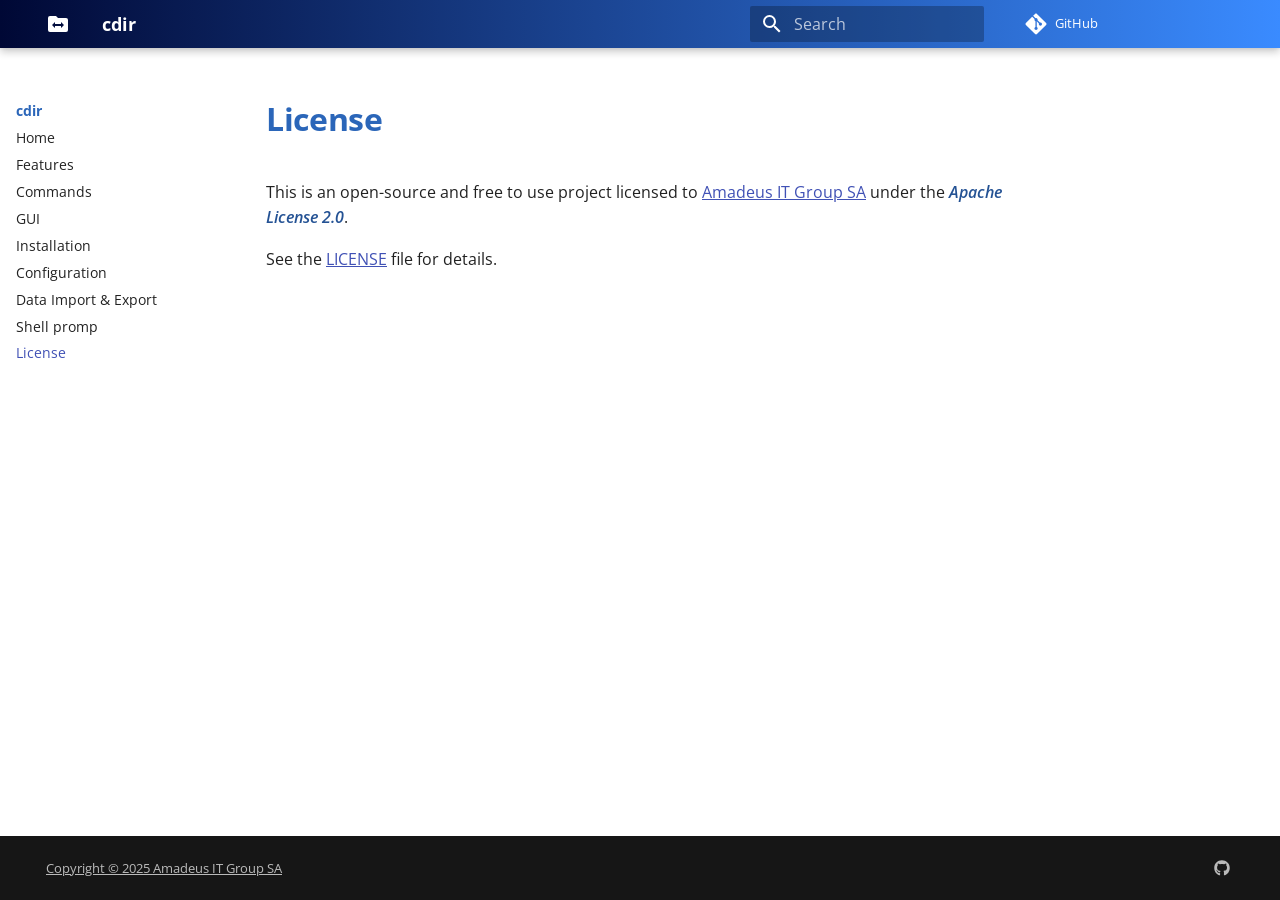
<file: license/index.html>
<!doctype html>
<html lang="en" class="no-js">
  <head>
    
      <meta charset="utf-8">
      <meta name="viewport" content="width=device-width,initial-scale=1">
      
      
      
      
        <link rel="prev" href="../prompt/">
      
      
      
        
      
      
      <link rel="icon" href="../assets/folder-swap.png">
      <meta name="generator" content="mkdocs-1.6.1, mkdocs-material-9.7.7">
    
    
      
        <title>License - cdir</title>
      
    
    
      <link rel="stylesheet" href="../assets/stylesheets/main.ec1eaa64.min.css">
      
        
        <link rel="stylesheet" href="../assets/stylesheets/palette.ab4e12ef.min.css">
      
      


    
    
      
    
    
      
        
        
        <link rel="preconnect" href="https://fonts.gstatic.com" crossorigin>
        <link rel="stylesheet" href="https://fonts.googleapis.com/css?family=open+sans:300,300i,400,400i,700,700i%7CRoboto+Mono:400,400i,700,700i&display=fallback">
        <style>:root{--md-text-font:"open sans";--md-code-font:"Roboto Mono"}</style>
      
    
    
      <link rel="stylesheet" href="../stylesheets/asciinema-player.css">
    
      <link rel="stylesheet" href="../stylesheets/extra.css">
    
      <link rel="stylesheet" href="../css/terminal-player.css">
    
      <link rel="stylesheet" href="../css/asciinema-player.css">
    
    <script>__md_scope=new URL("..",location),__md_hash=e=>[...e].reduce(((e,_)=>(e<<5)-e+_.charCodeAt(0)),0),__md_get=(e,_=localStorage,t=__md_scope)=>JSON.parse(_.getItem(t.pathname+"."+e)),__md_set=(e,_,t=localStorage,a=__md_scope)=>{try{t.setItem(a.pathname+"."+e,JSON.stringify(_))}catch(e){}}</script>
    
      

    
    
  </head>
  
  
    
    
    
    
    
    <body dir="ltr" data-md-color-scheme="default" data-md-color-primary="indigo" data-md-color-accent="indigo">
  
    
    <input class="md-toggle" data-md-toggle="drawer" type="checkbox" id="__drawer" autocomplete="off">
    <input class="md-toggle" data-md-toggle="search" type="checkbox" id="__search" autocomplete="off">
    <label class="md-overlay" for="__drawer"></label>
    <div data-md-component="skip">
      
        
        <a href="#license" class="md-skip">
          Skip to content
        </a>
      
    </div>
    <div data-md-component="announce">
      
    </div>
    
    
      

  

<header class="md-header md-header--shadow" data-md-component="header">
  <nav class="md-header__inner md-grid" aria-label="Header">
    <a href=".." title="cdir" class="md-header__button md-logo" aria-label="cdir" data-md-component="logo">
      
  
  <svg xmlns="http://www.w3.org/2000/svg" viewBox="0 0 24 24"><path d="M20 6h-8l-2-2H4a2 2 0 0 0-2 2v12a2 2 0 0 0 2 2h16a2 2 0 0 0 2-2V8a2 2 0 0 0-2-2m-5 10v-2H9v2l-3-3 3-3v2h6v-2l3 3Z"/></svg>

    </a>
    <label class="md-header__button md-icon" for="__drawer">
      
      <svg xmlns="http://www.w3.org/2000/svg" viewBox="0 0 24 24"><path d="M3 6h18v2H3zm0 5h18v2H3zm0 5h18v2H3z"/></svg>
    </label>
    <div class="md-header__title" data-md-component="header-title">
      <div class="md-header__ellipsis">
        <div class="md-header__topic">
          <span class="md-ellipsis">
            cdir
          </span>
        </div>
        <div class="md-header__topic" data-md-component="header-topic">
          <span class="md-ellipsis">
            
              License
            
          </span>
        </div>
      </div>
    </div>
    
      
    
    
    
    
      
      
        <label class="md-header__button md-icon" for="__search">
          
          <svg xmlns="http://www.w3.org/2000/svg" viewBox="0 0 24 24"><path d="M9.5 3A6.5 6.5 0 0 1 16 9.5c0 1.61-.59 3.09-1.56 4.23l.27.27h.79l5 5-1.5 1.5-5-5v-.79l-.27-.27A6.52 6.52 0 0 1 9.5 16 6.5 6.5 0 0 1 3 9.5 6.5 6.5 0 0 1 9.5 3m0 2C7 5 5 7 5 9.5S7 14 9.5 14 14 12 14 9.5 12 5 9.5 5"/></svg>
        </label>
        <div class="md-search" data-md-component="search" role="dialog">
  <label class="md-search__overlay" for="__search"></label>
  <div class="md-search__inner" role="search">
    <form class="md-search__form" name="search">
      <input type="text" class="md-search__input" name="query" aria-label="Search" placeholder="Search" autocapitalize="off" autocorrect="off" autocomplete="off" spellcheck="false" data-md-component="search-query" required>
      <label class="md-search__icon md-icon" for="__search">
        
        <svg xmlns="http://www.w3.org/2000/svg" viewBox="0 0 24 24"><path d="M9.5 3A6.5 6.5 0 0 1 16 9.5c0 1.61-.59 3.09-1.56 4.23l.27.27h.79l5 5-1.5 1.5-5-5v-.79l-.27-.27A6.52 6.52 0 0 1 9.5 16 6.5 6.5 0 0 1 3 9.5 6.5 6.5 0 0 1 9.5 3m0 2C7 5 5 7 5 9.5S7 14 9.5 14 14 12 14 9.5 12 5 9.5 5"/></svg>
        
        <svg xmlns="http://www.w3.org/2000/svg" viewBox="0 0 24 24"><path d="M20 11v2H8l5.5 5.5-1.42 1.42L4.16 12l7.92-7.92L13.5 5.5 8 11z"/></svg>
      </label>
      <nav class="md-search__options" aria-label="Search">
        
        <button type="reset" class="md-search__icon md-icon" title="Clear" aria-label="Clear" tabindex="-1">
          
          <svg xmlns="http://www.w3.org/2000/svg" viewBox="0 0 24 24"><path d="M19 6.41 17.59 5 12 10.59 6.41 5 5 6.41 10.59 12 5 17.59 6.41 19 12 13.41 17.59 19 19 17.59 13.41 12z"/></svg>
        </button>
      </nav>
      
    </form>
    <div class="md-search__output">
      <div class="md-search__scrollwrap" tabindex="0" data-md-scrollfix>
        <div class="md-search-result" data-md-component="search-result">
          <div class="md-search-result__meta">
            Initializing search
          </div>
          <ol class="md-search-result__list" role="presentation"></ol>
        </div>
      </div>
    </div>
  </div>
</div>
      
    
    
      <div class="md-header__source">
        <a href="https://github.com/AmadeusITGroup/cdir" title="Go to repository" class="md-source" data-md-component="source">
  <div class="md-source__icon md-icon">
    
    <svg xmlns="http://www.w3.org/2000/svg" viewBox="0 0 448 512"><!--! Font Awesome Free 7.1.0 by @fontawesome - https://fontawesome.com License - https://fontawesome.com/license/free (Icons: CC BY 4.0, Fonts: SIL OFL 1.1, Code: MIT License) Copyright 2025 Fonticons, Inc.--><path d="M439.6 236.1 244 40.5c-5.4-5.5-12.8-8.5-20.4-8.5s-15 3-20.4 8.4L162.5 81l51.5 51.5c27.1-9.1 52.7 16.8 43.4 43.7l49.7 49.7c34.2-11.8 61.2 31 35.5 56.7-26.5 26.5-70.2-2.9-56-37.3L240.3 199v121.9c25.3 12.5 22.3 41.8 9.1 55-6.4 6.4-15.2 10.1-24.3 10.1s-17.8-3.6-24.3-10.1c-17.6-17.6-11.1-46.9 11.2-56v-123c-20.8-8.5-24.6-30.7-18.6-45L142.6 101 8.5 235.1C3 240.6 0 247.9 0 255.5s3 15 8.5 20.4l195.6 195.7c5.4 5.4 12.7 8.4 20.4 8.4s15-3 20.4-8.4l194.7-194.7c5.4-5.4 8.4-12.8 8.4-20.4s-3-15-8.4-20.4"/></svg>
  </div>
  <div class="md-source__repository">
    GitHub
  </div>
</a>
      </div>
    
  </nav>
  
</header>
    
    <div class="md-container" data-md-component="container">
      
      
        
          
        
      
      <main class="md-main" data-md-component="main">
        <div class="md-main__inner md-grid">
          
            
              
              <div class="md-sidebar md-sidebar--primary" data-md-component="sidebar" data-md-type="navigation" >
                <div class="md-sidebar__scrollwrap">
                  <div class="md-sidebar__inner">
                    



<nav class="md-nav md-nav--primary" aria-label="Navigation" data-md-level="0">
  <label class="md-nav__title" for="__drawer">
    <a href=".." title="cdir" class="md-nav__button md-logo" aria-label="cdir" data-md-component="logo">
      
  
  <svg xmlns="http://www.w3.org/2000/svg" viewBox="0 0 24 24"><path d="M20 6h-8l-2-2H4a2 2 0 0 0-2 2v12a2 2 0 0 0 2 2h16a2 2 0 0 0 2-2V8a2 2 0 0 0-2-2m-5 10v-2H9v2l-3-3 3-3v2h6v-2l3 3Z"/></svg>

    </a>
    cdir
  </label>
  
    <div class="md-nav__source">
      <a href="https://github.com/AmadeusITGroup/cdir" title="Go to repository" class="md-source" data-md-component="source">
  <div class="md-source__icon md-icon">
    
    <svg xmlns="http://www.w3.org/2000/svg" viewBox="0 0 448 512"><!--! Font Awesome Free 7.1.0 by @fontawesome - https://fontawesome.com License - https://fontawesome.com/license/free (Icons: CC BY 4.0, Fonts: SIL OFL 1.1, Code: MIT License) Copyright 2025 Fonticons, Inc.--><path d="M439.6 236.1 244 40.5c-5.4-5.5-12.8-8.5-20.4-8.5s-15 3-20.4 8.4L162.5 81l51.5 51.5c27.1-9.1 52.7 16.8 43.4 43.7l49.7 49.7c34.2-11.8 61.2 31 35.5 56.7-26.5 26.5-70.2-2.9-56-37.3L240.3 199v121.9c25.3 12.5 22.3 41.8 9.1 55-6.4 6.4-15.2 10.1-24.3 10.1s-17.8-3.6-24.3-10.1c-17.6-17.6-11.1-46.9 11.2-56v-123c-20.8-8.5-24.6-30.7-18.6-45L142.6 101 8.5 235.1C3 240.6 0 247.9 0 255.5s3 15 8.5 20.4l195.6 195.7c5.4 5.4 12.7 8.4 20.4 8.4s15-3 20.4-8.4l194.7-194.7c5.4-5.4 8.4-12.8 8.4-20.4s-3-15-8.4-20.4"/></svg>
  </div>
  <div class="md-source__repository">
    GitHub
  </div>
</a>
    </div>
  
  <ul class="md-nav__list" data-md-scrollfix>
    
      
      
  
  
  
  
    <li class="md-nav__item">
      <a href=".." class="md-nav__link">
        
  
  
  <span class="md-ellipsis">
    
  
    Home
  

    
  </span>
  
  

      </a>
    </li>
  

    
      
      
  
  
  
  
    <li class="md-nav__item">
      <a href="../features/" class="md-nav__link">
        
  
  
  <span class="md-ellipsis">
    
  
    Features
  

    
  </span>
  
  

      </a>
    </li>
  

    
      
      
  
  
  
  
    <li class="md-nav__item">
      <a href="../commands/" class="md-nav__link">
        
  
  
  <span class="md-ellipsis">
    
  
    Commands
  

    
  </span>
  
  

      </a>
    </li>
  

    
      
      
  
  
  
  
    <li class="md-nav__item">
      <a href="../gui/" class="md-nav__link">
        
  
  
  <span class="md-ellipsis">
    
  
    GUI
  

    
  </span>
  
  

      </a>
    </li>
  

    
      
      
  
  
  
  
    <li class="md-nav__item">
      <a href="../installation/" class="md-nav__link">
        
  
  
  <span class="md-ellipsis">
    
  
    Installation
  

    
  </span>
  
  

      </a>
    </li>
  

    
      
      
  
  
  
  
    <li class="md-nav__item">
      <a href="../configuration/" class="md-nav__link">
        
  
  
  <span class="md-ellipsis">
    
  
    Configuration
  

    
  </span>
  
  

      </a>
    </li>
  

    
      
      
  
  
  
  
    <li class="md-nav__item">
      <a href="../import_export/" class="md-nav__link">
        
  
  
  <span class="md-ellipsis">
    
  
    Data Import & Export
  

    
  </span>
  
  

      </a>
    </li>
  

    
      
      
  
  
  
  
    <li class="md-nav__item">
      <a href="../prompt/" class="md-nav__link">
        
  
  
  <span class="md-ellipsis">
    
  
    Shell promp
  

    
  </span>
  
  

      </a>
    </li>
  

    
      
      
  
  
    
  
  
  
    <li class="md-nav__item md-nav__item--active">
      
      <input class="md-nav__toggle md-toggle" type="checkbox" id="__toc">
      
      
        
      
      
      <a href="./" class="md-nav__link md-nav__link--active">
        
  
  
  <span class="md-ellipsis">
    
  
    License
  

    
  </span>
  
  

      </a>
      
    </li>
  

    
  </ul>
</nav>
                  </div>
                </div>
              </div>
            
            
              
              <div class="md-sidebar md-sidebar--secondary" data-md-component="sidebar" data-md-type="toc" >
                <div class="md-sidebar__scrollwrap">
                  <div class="md-sidebar__inner">
                    

<nav class="md-nav md-nav--secondary" aria-label="Table of contents">
  
  
  
    
  
  
</nav>
                  </div>
                </div>
              </div>
            
          
          
            <div class="md-content" data-md-component="content">
              
              <article class="md-content__inner md-typeset">
                
                  


  
  


<h1 id="license">License</h1>
<p>This is an open-source and free to use project licensed to <a href="https://amadeus.com">Amadeus IT Group SA</a> under the <em>Apache License 2.0</em>.</p>
<p>See the <a href="https://github.com/AmadeusITGroup/cdir/blob/master/LICENSE">LICENSE</a> file for details.</p>












                
              </article>
            </div>
          
          
<script>var target=document.getElementById(location.hash.slice(1));target&&target.name&&(target.checked=target.name.startsWith("__tabbed_"))</script>
        </div>
        
      </main>
      
        <footer class="md-footer">
  
  <div class="md-footer-meta md-typeset">
    <div class="md-footer-meta__inner md-grid">
      <div class="md-copyright">
  
    <div class="md-copyright__highlight">
      <a href="https://github.com/AmadeusITGroup/cdir/blob/master/LICENSE">Copyright &copy; 2025 Amadeus IT Group SA</a>
    </div>
  
  
</div>
      
        
<div class="md-social">
  
    
    
    
    
      
      
    
    <a href="https://github.com/AmadeusITGroup/cdir" target="_blank" rel="noopener" title="github.com" class="md-social__link">
      <svg xmlns="http://www.w3.org/2000/svg" viewBox="0 0 512 512"><!--! Font Awesome Free 7.1.0 by @fontawesome - https://fontawesome.com License - https://fontawesome.com/license/free (Icons: CC BY 4.0, Fonts: SIL OFL 1.1, Code: MIT License) Copyright 2025 Fonticons, Inc.--><path d="M173.9 397.4c0 2-2.3 3.6-5.2 3.6-3.3.3-5.6-1.3-5.6-3.6 0-2 2.3-3.6 5.2-3.6 3-.3 5.6 1.3 5.6 3.6m-31.1-4.5c-.7 2 1.3 4.3 4.3 4.9 2.6 1 5.6 0 6.2-2s-1.3-4.3-4.3-5.2c-2.6-.7-5.5.3-6.2 2.3m44.2-1.7c-2.9.7-4.9 2.6-4.6 4.9.3 2 2.9 3.3 5.9 2.6 2.9-.7 4.9-2.6 4.6-4.6-.3-1.9-3-3.2-5.9-2.9M252.8 8C114.1 8 8 113.3 8 252c0 110.9 69.8 205.8 169.5 239.2 12.8 2.3 17.3-5.6 17.3-12.1 0-6.2-.3-40.4-.3-61.4 0 0-70 15-84.7-29.8 0 0-11.4-29.1-27.8-36.6 0 0-22.9-15.7 1.6-15.4 0 0 24.9 2 38.6 25.8 21.9 38.6 58.6 27.5 72.9 20.9 2.3-16 8.8-27.1 16-33.7-55.9-6.2-112.3-14.3-112.3-110.5 0-27.5 7.6-41.3 23.6-58.9-2.6-6.5-11.1-33.3 2.6-67.9 20.9-6.5 69 27 69 27 20-5.6 41.5-8.5 62.8-8.5s42.8 2.9 62.8 8.5c0 0 48.1-33.6 69-27 13.7 34.7 5.2 61.4 2.6 67.9 16 17.7 25.8 31.5 25.8 58.9 0 96.5-58.9 104.2-114.8 110.5 9.2 7.9 17 22.9 17 46.4 0 33.7-.3 75.4-.3 83.6 0 6.5 4.6 14.4 17.3 12.1C436.2 457.8 504 362.9 504 252 504 113.3 391.5 8 252.8 8M105.2 352.9c-1.3 1-1 3.3.7 5.2 1.6 1.6 3.9 2.3 5.2 1 1.3-1 1-3.3-.7-5.2-1.6-1.6-3.9-2.3-5.2-1m-10.8-8.1c-.7 1.3.3 2.9 2.3 3.9 1.6 1 3.6.7 4.3-.7.7-1.3-.3-2.9-2.3-3.9-2-.6-3.6-.3-4.3.7m32.4 35.6c-1.6 1.3-1 4.3 1.3 6.2 2.3 2.3 5.2 2.6 6.5 1 1.3-1.3.7-4.3-1.3-6.2-2.2-2.3-5.2-2.6-6.5-1m-11.4-14.7c-1.6 1-1.6 3.6 0 5.9s4.3 3.3 5.6 2.3c1.6-1.3 1.6-3.9 0-6.2-1.4-2.3-4-3.3-5.6-2"/></svg>
    </a>
  
</div>
      
    </div>
  </div>
</footer>
      
    </div>
    <div class="md-dialog" data-md-component="dialog">
      <div class="md-dialog__inner md-typeset"></div>
    </div>
    
    
    
      
      
      <script id="__config" type="application/json">{"annotate": null, "base": "..", "features": ["content.code.copy"], "search": "../assets/javascripts/workers/search.2c215733.min.js", "tags": null, "translations": {"clipboard.copied": "Copied to clipboard", "clipboard.copy": "Copy to clipboard", "search.result.more.one": "1 more on this page", "search.result.more.other": "# more on this page", "search.result.none": "No matching documents", "search.result.one": "1 matching document", "search.result.other": "# matching documents", "search.result.placeholder": "Type to start searching", "search.result.term.missing": "Missing", "select.version": "Select version"}, "version": null}</script>
    
    
      <script src="../assets/javascripts/bundle.d7400e89.min.js"></script>
      
        <script src="../javascripts/asciinema-player.min.js"></script>
      
        <script src="../javascripts/extra.js"></script>
      
        <script src="../js/asciinema-player.min.js"></script>
      
    
  </body>
</html>
</file>
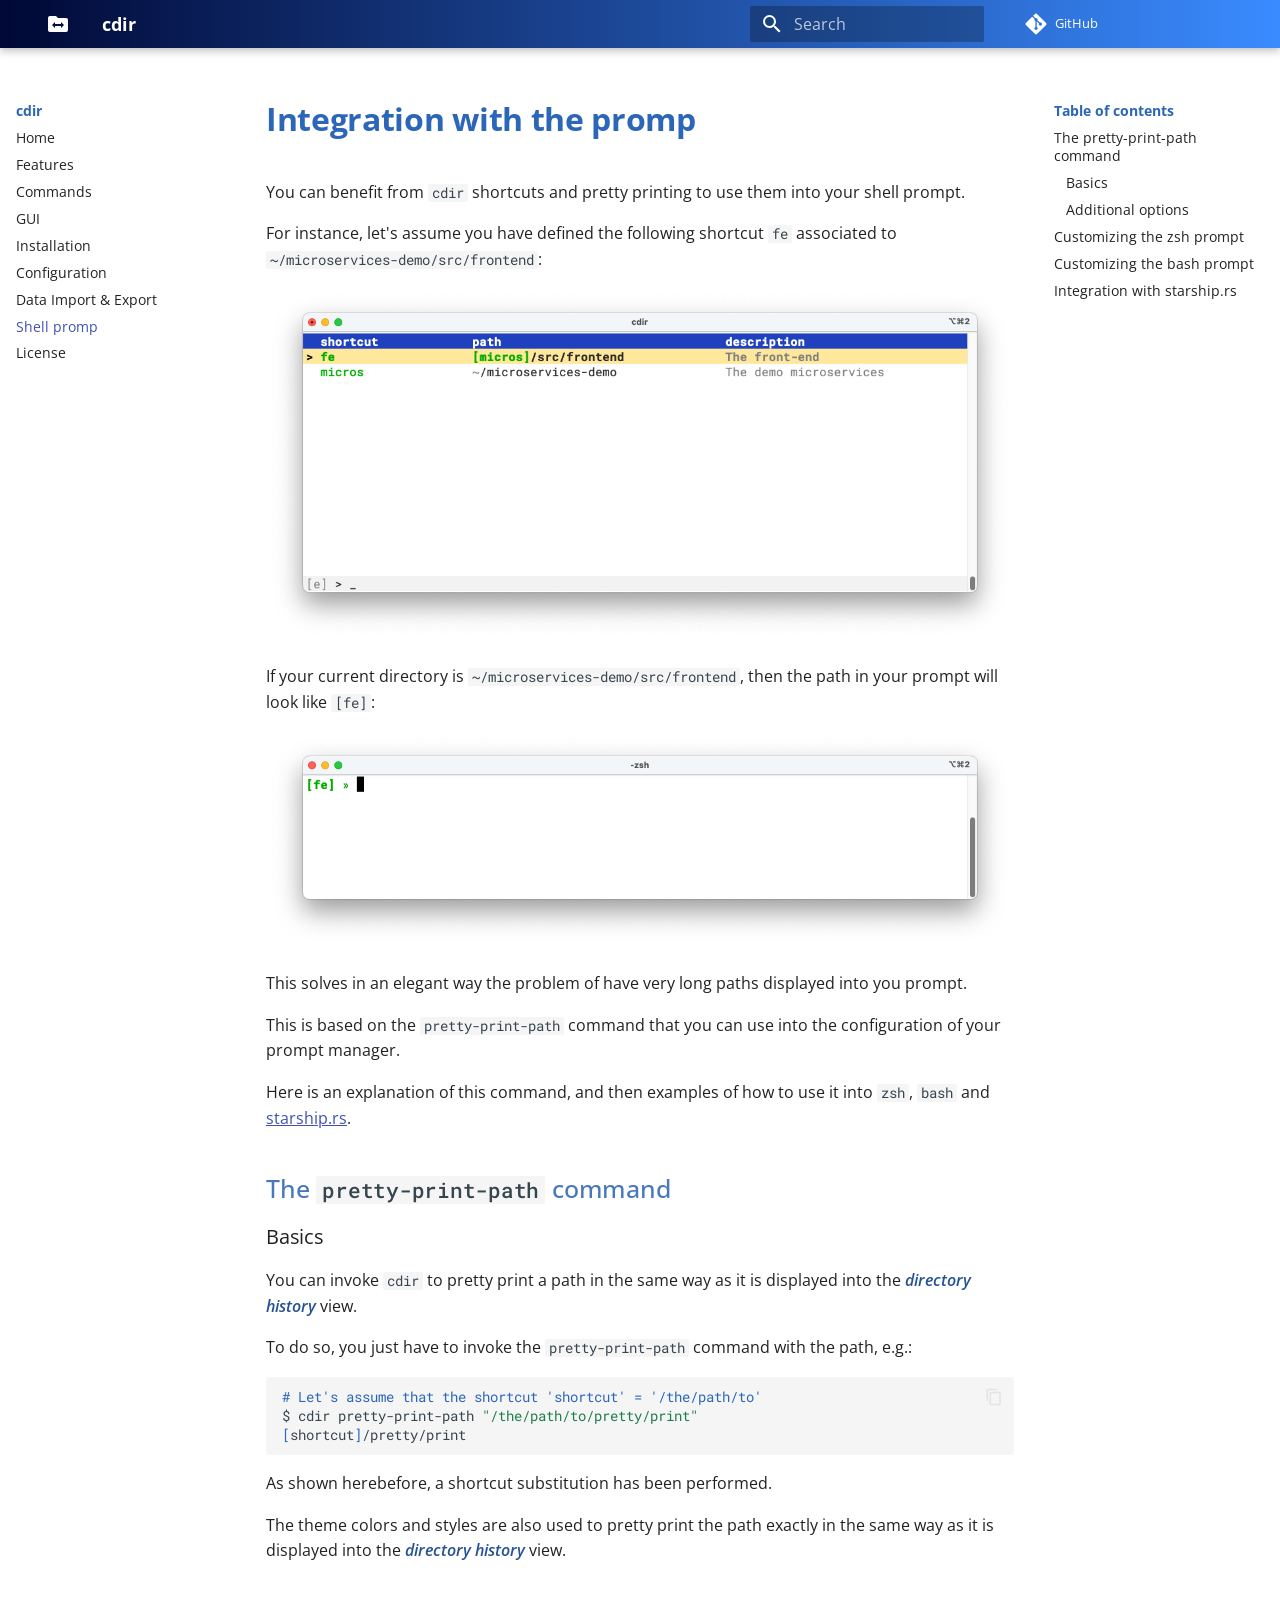
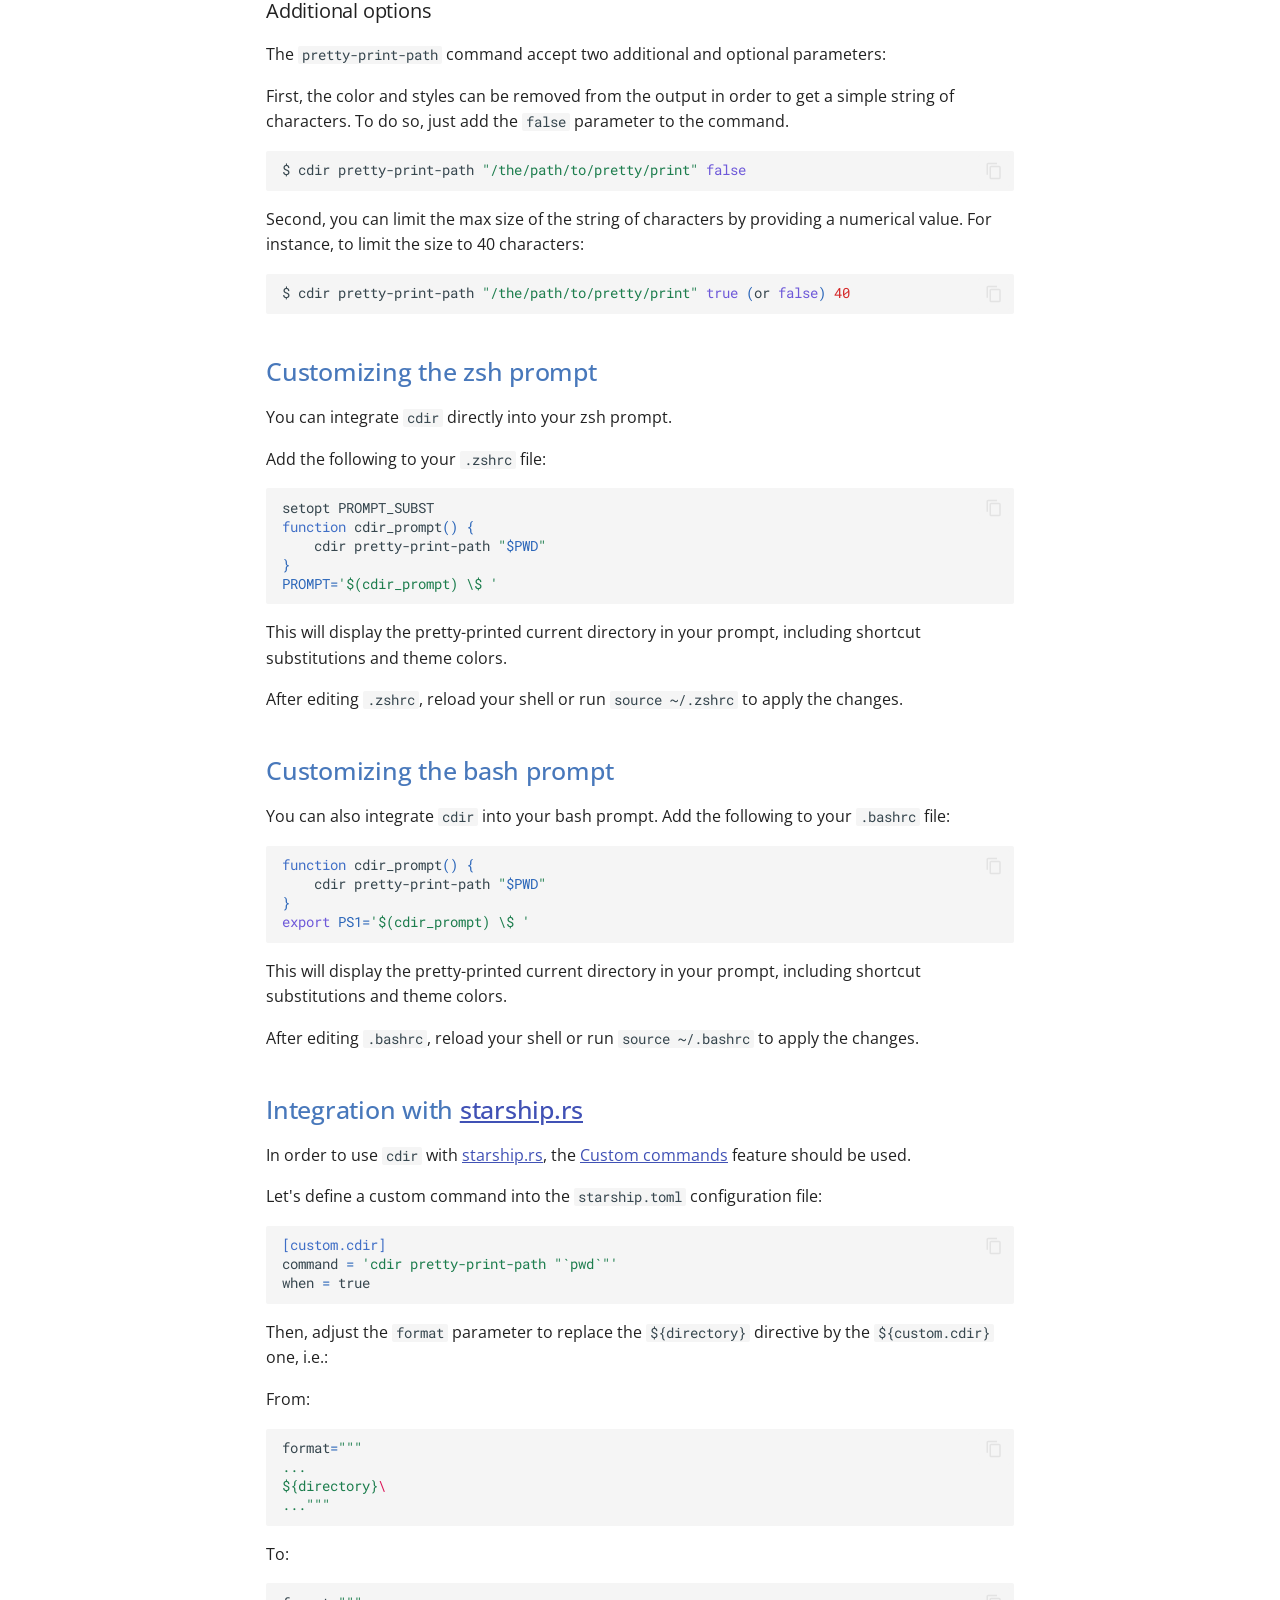
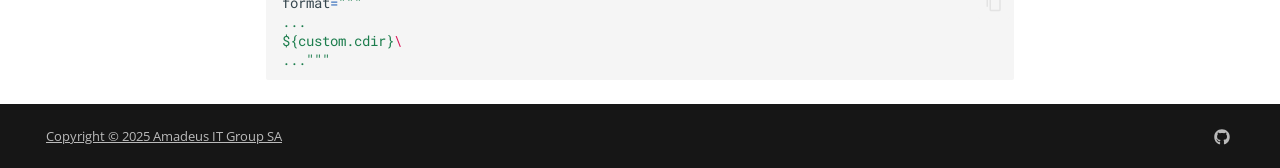
<file: prompt/index.html>
<!doctype html>
<html lang="en" class="no-js">
  <head>
    
      <meta charset="utf-8">
      <meta name="viewport" content="width=device-width,initial-scale=1">
      
      
      
      
        <link rel="prev" href="../import_export/">
      
      
        <link rel="next" href="../license/">
      
      
        
      
      
      <link rel="icon" href="../assets/folder-swap.png">
      <meta name="generator" content="mkdocs-1.6.1, mkdocs-material-9.7.7">
    
    
      
        <title>Shell promp - cdir</title>
      
    
    
      <link rel="stylesheet" href="../assets/stylesheets/main.ec1eaa64.min.css">
      
        
        <link rel="stylesheet" href="../assets/stylesheets/palette.ab4e12ef.min.css">
      
      


    
    
      
    
    
      
        
        
        <link rel="preconnect" href="https://fonts.gstatic.com" crossorigin>
        <link rel="stylesheet" href="https://fonts.googleapis.com/css?family=open+sans:300,300i,400,400i,700,700i%7CRoboto+Mono:400,400i,700,700i&display=fallback">
        <style>:root{--md-text-font:"open sans";--md-code-font:"Roboto Mono"}</style>
      
    
    
      <link rel="stylesheet" href="../stylesheets/asciinema-player.css">
    
      <link rel="stylesheet" href="../stylesheets/extra.css">
    
      <link rel="stylesheet" href="../css/terminal-player.css">
    
      <link rel="stylesheet" href="../css/asciinema-player.css">
    
    <script>__md_scope=new URL("..",location),__md_hash=e=>[...e].reduce(((e,_)=>(e<<5)-e+_.charCodeAt(0)),0),__md_get=(e,_=localStorage,t=__md_scope)=>JSON.parse(_.getItem(t.pathname+"."+e)),__md_set=(e,_,t=localStorage,a=__md_scope)=>{try{t.setItem(a.pathname+"."+e,JSON.stringify(_))}catch(e){}}</script>
    
      

    
    
  </head>
  
  
    
    
    
    
    
    <body dir="ltr" data-md-color-scheme="default" data-md-color-primary="indigo" data-md-color-accent="indigo">
  
    
    <input class="md-toggle" data-md-toggle="drawer" type="checkbox" id="__drawer" autocomplete="off">
    <input class="md-toggle" data-md-toggle="search" type="checkbox" id="__search" autocomplete="off">
    <label class="md-overlay" for="__drawer"></label>
    <div data-md-component="skip">
      
        
        <a href="#integration-with-the-promp" class="md-skip">
          Skip to content
        </a>
      
    </div>
    <div data-md-component="announce">
      
    </div>
    
    
      

  

<header class="md-header md-header--shadow" data-md-component="header">
  <nav class="md-header__inner md-grid" aria-label="Header">
    <a href=".." title="cdir" class="md-header__button md-logo" aria-label="cdir" data-md-component="logo">
      
  
  <svg xmlns="http://www.w3.org/2000/svg" viewBox="0 0 24 24"><path d="M20 6h-8l-2-2H4a2 2 0 0 0-2 2v12a2 2 0 0 0 2 2h16a2 2 0 0 0 2-2V8a2 2 0 0 0-2-2m-5 10v-2H9v2l-3-3 3-3v2h6v-2l3 3Z"/></svg>

    </a>
    <label class="md-header__button md-icon" for="__drawer">
      
      <svg xmlns="http://www.w3.org/2000/svg" viewBox="0 0 24 24"><path d="M3 6h18v2H3zm0 5h18v2H3zm0 5h18v2H3z"/></svg>
    </label>
    <div class="md-header__title" data-md-component="header-title">
      <div class="md-header__ellipsis">
        <div class="md-header__topic">
          <span class="md-ellipsis">
            cdir
          </span>
        </div>
        <div class="md-header__topic" data-md-component="header-topic">
          <span class="md-ellipsis">
            
              Shell promp
            
          </span>
        </div>
      </div>
    </div>
    
      
    
    
    
    
      
      
        <label class="md-header__button md-icon" for="__search">
          
          <svg xmlns="http://www.w3.org/2000/svg" viewBox="0 0 24 24"><path d="M9.5 3A6.5 6.5 0 0 1 16 9.5c0 1.61-.59 3.09-1.56 4.23l.27.27h.79l5 5-1.5 1.5-5-5v-.79l-.27-.27A6.52 6.52 0 0 1 9.5 16 6.5 6.5 0 0 1 3 9.5 6.5 6.5 0 0 1 9.5 3m0 2C7 5 5 7 5 9.5S7 14 9.5 14 14 12 14 9.5 12 5 9.5 5"/></svg>
        </label>
        <div class="md-search" data-md-component="search" role="dialog">
  <label class="md-search__overlay" for="__search"></label>
  <div class="md-search__inner" role="search">
    <form class="md-search__form" name="search">
      <input type="text" class="md-search__input" name="query" aria-label="Search" placeholder="Search" autocapitalize="off" autocorrect="off" autocomplete="off" spellcheck="false" data-md-component="search-query" required>
      <label class="md-search__icon md-icon" for="__search">
        
        <svg xmlns="http://www.w3.org/2000/svg" viewBox="0 0 24 24"><path d="M9.5 3A6.5 6.5 0 0 1 16 9.5c0 1.61-.59 3.09-1.56 4.23l.27.27h.79l5 5-1.5 1.5-5-5v-.79l-.27-.27A6.52 6.52 0 0 1 9.5 16 6.5 6.5 0 0 1 3 9.5 6.5 6.5 0 0 1 9.5 3m0 2C7 5 5 7 5 9.5S7 14 9.5 14 14 12 14 9.5 12 5 9.5 5"/></svg>
        
        <svg xmlns="http://www.w3.org/2000/svg" viewBox="0 0 24 24"><path d="M20 11v2H8l5.5 5.5-1.42 1.42L4.16 12l7.92-7.92L13.5 5.5 8 11z"/></svg>
      </label>
      <nav class="md-search__options" aria-label="Search">
        
        <button type="reset" class="md-search__icon md-icon" title="Clear" aria-label="Clear" tabindex="-1">
          
          <svg xmlns="http://www.w3.org/2000/svg" viewBox="0 0 24 24"><path d="M19 6.41 17.59 5 12 10.59 6.41 5 5 6.41 10.59 12 5 17.59 6.41 19 12 13.41 17.59 19 19 17.59 13.41 12z"/></svg>
        </button>
      </nav>
      
    </form>
    <div class="md-search__output">
      <div class="md-search__scrollwrap" tabindex="0" data-md-scrollfix>
        <div class="md-search-result" data-md-component="search-result">
          <div class="md-search-result__meta">
            Initializing search
          </div>
          <ol class="md-search-result__list" role="presentation"></ol>
        </div>
      </div>
    </div>
  </div>
</div>
      
    
    
      <div class="md-header__source">
        <a href="https://github.com/AmadeusITGroup/cdir" title="Go to repository" class="md-source" data-md-component="source">
  <div class="md-source__icon md-icon">
    
    <svg xmlns="http://www.w3.org/2000/svg" viewBox="0 0 448 512"><!--! Font Awesome Free 7.1.0 by @fontawesome - https://fontawesome.com License - https://fontawesome.com/license/free (Icons: CC BY 4.0, Fonts: SIL OFL 1.1, Code: MIT License) Copyright 2025 Fonticons, Inc.--><path d="M439.6 236.1 244 40.5c-5.4-5.5-12.8-8.5-20.4-8.5s-15 3-20.4 8.4L162.5 81l51.5 51.5c27.1-9.1 52.7 16.8 43.4 43.7l49.7 49.7c34.2-11.8 61.2 31 35.5 56.7-26.5 26.5-70.2-2.9-56-37.3L240.3 199v121.9c25.3 12.5 22.3 41.8 9.1 55-6.4 6.4-15.2 10.1-24.3 10.1s-17.8-3.6-24.3-10.1c-17.6-17.6-11.1-46.9 11.2-56v-123c-20.8-8.5-24.6-30.7-18.6-45L142.6 101 8.5 235.1C3 240.6 0 247.9 0 255.5s3 15 8.5 20.4l195.6 195.7c5.4 5.4 12.7 8.4 20.4 8.4s15-3 20.4-8.4l194.7-194.7c5.4-5.4 8.4-12.8 8.4-20.4s-3-15-8.4-20.4"/></svg>
  </div>
  <div class="md-source__repository">
    GitHub
  </div>
</a>
      </div>
    
  </nav>
  
</header>
    
    <div class="md-container" data-md-component="container">
      
      
        
          
        
      
      <main class="md-main" data-md-component="main">
        <div class="md-main__inner md-grid">
          
            
              
              <div class="md-sidebar md-sidebar--primary" data-md-component="sidebar" data-md-type="navigation" >
                <div class="md-sidebar__scrollwrap">
                  <div class="md-sidebar__inner">
                    



<nav class="md-nav md-nav--primary" aria-label="Navigation" data-md-level="0">
  <label class="md-nav__title" for="__drawer">
    <a href=".." title="cdir" class="md-nav__button md-logo" aria-label="cdir" data-md-component="logo">
      
  
  <svg xmlns="http://www.w3.org/2000/svg" viewBox="0 0 24 24"><path d="M20 6h-8l-2-2H4a2 2 0 0 0-2 2v12a2 2 0 0 0 2 2h16a2 2 0 0 0 2-2V8a2 2 0 0 0-2-2m-5 10v-2H9v2l-3-3 3-3v2h6v-2l3 3Z"/></svg>

    </a>
    cdir
  </label>
  
    <div class="md-nav__source">
      <a href="https://github.com/AmadeusITGroup/cdir" title="Go to repository" class="md-source" data-md-component="source">
  <div class="md-source__icon md-icon">
    
    <svg xmlns="http://www.w3.org/2000/svg" viewBox="0 0 448 512"><!--! Font Awesome Free 7.1.0 by @fontawesome - https://fontawesome.com License - https://fontawesome.com/license/free (Icons: CC BY 4.0, Fonts: SIL OFL 1.1, Code: MIT License) Copyright 2025 Fonticons, Inc.--><path d="M439.6 236.1 244 40.5c-5.4-5.5-12.8-8.5-20.4-8.5s-15 3-20.4 8.4L162.5 81l51.5 51.5c27.1-9.1 52.7 16.8 43.4 43.7l49.7 49.7c34.2-11.8 61.2 31 35.5 56.7-26.5 26.5-70.2-2.9-56-37.3L240.3 199v121.9c25.3 12.5 22.3 41.8 9.1 55-6.4 6.4-15.2 10.1-24.3 10.1s-17.8-3.6-24.3-10.1c-17.6-17.6-11.1-46.9 11.2-56v-123c-20.8-8.5-24.6-30.7-18.6-45L142.6 101 8.5 235.1C3 240.6 0 247.9 0 255.5s3 15 8.5 20.4l195.6 195.7c5.4 5.4 12.7 8.4 20.4 8.4s15-3 20.4-8.4l194.7-194.7c5.4-5.4 8.4-12.8 8.4-20.4s-3-15-8.4-20.4"/></svg>
  </div>
  <div class="md-source__repository">
    GitHub
  </div>
</a>
    </div>
  
  <ul class="md-nav__list" data-md-scrollfix>
    
      
      
  
  
  
  
    <li class="md-nav__item">
      <a href=".." class="md-nav__link">
        
  
  
  <span class="md-ellipsis">
    
  
    Home
  

    
  </span>
  
  

      </a>
    </li>
  

    
      
      
  
  
  
  
    <li class="md-nav__item">
      <a href="../features/" class="md-nav__link">
        
  
  
  <span class="md-ellipsis">
    
  
    Features
  

    
  </span>
  
  

      </a>
    </li>
  

    
      
      
  
  
  
  
    <li class="md-nav__item">
      <a href="../commands/" class="md-nav__link">
        
  
  
  <span class="md-ellipsis">
    
  
    Commands
  

    
  </span>
  
  

      </a>
    </li>
  

    
      
      
  
  
  
  
    <li class="md-nav__item">
      <a href="../gui/" class="md-nav__link">
        
  
  
  <span class="md-ellipsis">
    
  
    GUI
  

    
  </span>
  
  

      </a>
    </li>
  

    
      
      
  
  
  
  
    <li class="md-nav__item">
      <a href="../installation/" class="md-nav__link">
        
  
  
  <span class="md-ellipsis">
    
  
    Installation
  

    
  </span>
  
  

      </a>
    </li>
  

    
      
      
  
  
  
  
    <li class="md-nav__item">
      <a href="../configuration/" class="md-nav__link">
        
  
  
  <span class="md-ellipsis">
    
  
    Configuration
  

    
  </span>
  
  

      </a>
    </li>
  

    
      
      
  
  
  
  
    <li class="md-nav__item">
      <a href="../import_export/" class="md-nav__link">
        
  
  
  <span class="md-ellipsis">
    
  
    Data Import & Export
  

    
  </span>
  
  

      </a>
    </li>
  

    
      
      
  
  
    
  
  
  
    <li class="md-nav__item md-nav__item--active">
      
      <input class="md-nav__toggle md-toggle" type="checkbox" id="__toc">
      
      
        
      
      
        <label class="md-nav__link md-nav__link--active" for="__toc">
          
  
  
  <span class="md-ellipsis">
    
  
    Shell promp
  

    
  </span>
  
  

          <span class="md-nav__icon md-icon"></span>
        </label>
      
      <a href="./" class="md-nav__link md-nav__link--active">
        
  
  
  <span class="md-ellipsis">
    
  
    Shell promp
  

    
  </span>
  
  

      </a>
      
        

<nav class="md-nav md-nav--secondary" aria-label="Table of contents">
  
  
  
    
  
  
    <label class="md-nav__title" for="__toc">
      <span class="md-nav__icon md-icon"></span>
      Table of contents
    </label>
    <ul class="md-nav__list" data-md-component="toc" data-md-scrollfix>
      
        <li class="md-nav__item">
  <a href="#the-pretty-print-path-command" class="md-nav__link">
    <span class="md-ellipsis">
      
        The pretty-print-path command
      
    </span>
  </a>
  
    <nav class="md-nav" aria-label="The pretty-print-path command">
      <ul class="md-nav__list">
        
          <li class="md-nav__item">
  <a href="#basics" class="md-nav__link">
    <span class="md-ellipsis">
      
        Basics
      
    </span>
  </a>
  
</li>
        
          <li class="md-nav__item">
  <a href="#additional-options" class="md-nav__link">
    <span class="md-ellipsis">
      
        Additional options
      
    </span>
  </a>
  
</li>
        
      </ul>
    </nav>
  
</li>
      
        <li class="md-nav__item">
  <a href="#customizing-the-zsh-prompt" class="md-nav__link">
    <span class="md-ellipsis">
      
        Customizing the zsh prompt
      
    </span>
  </a>
  
</li>
      
        <li class="md-nav__item">
  <a href="#customizing-the-bash-prompt" class="md-nav__link">
    <span class="md-ellipsis">
      
        Customizing the bash prompt
      
    </span>
  </a>
  
</li>
      
        <li class="md-nav__item">
  <a href="#integration-with-starshiprs" class="md-nav__link">
    <span class="md-ellipsis">
      
        Integration with starship.rs
      
    </span>
  </a>
  
</li>
      
    </ul>
  
</nav>
      
    </li>
  

    
      
      
  
  
  
  
    <li class="md-nav__item">
      <a href="../license/" class="md-nav__link">
        
  
  
  <span class="md-ellipsis">
    
  
    License
  

    
  </span>
  
  

      </a>
    </li>
  

    
  </ul>
</nav>
                  </div>
                </div>
              </div>
            
            
              
              <div class="md-sidebar md-sidebar--secondary" data-md-component="sidebar" data-md-type="toc" >
                <div class="md-sidebar__scrollwrap">
                  <div class="md-sidebar__inner">
                    

<nav class="md-nav md-nav--secondary" aria-label="Table of contents">
  
  
  
    
  
  
    <label class="md-nav__title" for="__toc">
      <span class="md-nav__icon md-icon"></span>
      Table of contents
    </label>
    <ul class="md-nav__list" data-md-component="toc" data-md-scrollfix>
      
        <li class="md-nav__item">
  <a href="#the-pretty-print-path-command" class="md-nav__link">
    <span class="md-ellipsis">
      
        The pretty-print-path command
      
    </span>
  </a>
  
    <nav class="md-nav" aria-label="The pretty-print-path command">
      <ul class="md-nav__list">
        
          <li class="md-nav__item">
  <a href="#basics" class="md-nav__link">
    <span class="md-ellipsis">
      
        Basics
      
    </span>
  </a>
  
</li>
        
          <li class="md-nav__item">
  <a href="#additional-options" class="md-nav__link">
    <span class="md-ellipsis">
      
        Additional options
      
    </span>
  </a>
  
</li>
        
      </ul>
    </nav>
  
</li>
      
        <li class="md-nav__item">
  <a href="#customizing-the-zsh-prompt" class="md-nav__link">
    <span class="md-ellipsis">
      
        Customizing the zsh prompt
      
    </span>
  </a>
  
</li>
      
        <li class="md-nav__item">
  <a href="#customizing-the-bash-prompt" class="md-nav__link">
    <span class="md-ellipsis">
      
        Customizing the bash prompt
      
    </span>
  </a>
  
</li>
      
        <li class="md-nav__item">
  <a href="#integration-with-starshiprs" class="md-nav__link">
    <span class="md-ellipsis">
      
        Integration with starship.rs
      
    </span>
  </a>
  
</li>
      
    </ul>
  
</nav>
                  </div>
                </div>
              </div>
            
          
          
            <div class="md-content" data-md-component="content">
              
              <article class="md-content__inner md-typeset">
                
                  


  
  


<h1 id="integration-with-the-promp">Integration with the promp</h1>
<p>You can benefit from <code>cdir</code> shortcuts and pretty printing to use them into your shell prompt.</p>
<p>For instance, let's assume you have defined the following shortcut <code>fe</code> associated to <code>~/microservices-demo/src/frontend</code>:</p>
<p><img alt="shortcuts" src="../pictures/shortcuts.png" /></p>
<p>If your current directory is <code>~/microservices-demo/src/frontend</code>, then the path in your prompt will look like <code>[fe]</code>:</p>
<p><img alt="prompt" src="../pictures/prompt.png" /></p>
<p>This solves in an elegant way the problem of have very long paths displayed into you prompt.</p>
<p>This is based on the <code>pretty-print-path</code> command that you can use into the configuration of your prompt manager.</p>
<p>Here is an explanation of this command, and then examples of how to use it into <code>zsh</code>, <code>bash</code> and <a href="https://starship.rs/">starship.rs</a>.</p>
<h2 id="the-pretty-print-path-command">The <code>pretty-print-path</code> command</h2>
<h3 id="basics">Basics</h3>
<p>You can invoke <code>cdir</code> to pretty print a path in the same way as it is displayed into the <em>directory history</em> view.</p>
<p>To do so, you just have to invoke the <code>pretty-print-path</code> command with the path, e.g.:</p>
<div class="language-bash highlight"><pre><span></span><code><span id="__span-0-1"><a id="__codelineno-0-1" name="__codelineno-0-1" href="#__codelineno-0-1"></a><span class="c1"># Let&#39;s assume that the shortcut &#39;shortcut&#39; = &#39;/the/path/to&#39;</span>
</span><span id="__span-0-2"><a id="__codelineno-0-2" name="__codelineno-0-2" href="#__codelineno-0-2"></a>$<span class="w"> </span>cdir<span class="w"> </span>pretty-print-path<span class="w"> </span><span class="s2">&quot;/the/path/to/pretty/print&quot;</span>
</span><span id="__span-0-3"><a id="__codelineno-0-3" name="__codelineno-0-3" href="#__codelineno-0-3"></a><span class="o">[</span>shortcut<span class="o">]</span>/pretty/print
</span></code></pre></div>
<p>As shown herebefore, a shortcut substitution has been performed.</p>
<p>The theme colors and styles are also used to pretty print the path exactly in the same way as it is displayed into the <em>directory history</em> view.</p>
<h3 id="additional-options">Additional options</h3>
<p>The <code>pretty-print-path</code> command accept two additional and optional parameters:</p>
<p>First, the color and styles can be removed from the output in order to get a simple string of characters.
To do so, just add the <code>false</code> parameter to the command.</p>
<div class="language-bash highlight"><pre><span></span><code><span id="__span-1-1"><a id="__codelineno-1-1" name="__codelineno-1-1" href="#__codelineno-1-1"></a>$<span class="w"> </span>cdir<span class="w"> </span>pretty-print-path<span class="w"> </span><span class="s2">&quot;/the/path/to/pretty/print&quot;</span><span class="w"> </span><span class="nb">false</span>
</span></code></pre></div>
<p>Second, you can limit the max size of the string of characters by providing a numerical value.
For instance, to limit the size to 40 characters:</p>
<div class="language-bash highlight"><pre><span></span><code><span id="__span-2-1"><a id="__codelineno-2-1" name="__codelineno-2-1" href="#__codelineno-2-1"></a>$<span class="w"> </span>cdir<span class="w"> </span>pretty-print-path<span class="w"> </span><span class="s2">&quot;/the/path/to/pretty/print&quot;</span><span class="w"> </span><span class="nb">true</span><span class="w"> </span><span class="o">(</span>or<span class="w"> </span><span class="nb">false</span><span class="o">)</span><span class="w"> </span><span class="m">40</span>
</span></code></pre></div>
<h2 id="customizing-the-zsh-prompt">Customizing the zsh prompt</h2>
<p>You can integrate <code>cdir</code> directly into your zsh prompt.</p>
<p>Add the following to your <code>.zshrc</code> file:</p>
<div class="language-zsh highlight"><pre><span></span><code><span id="__span-3-1"><a id="__codelineno-3-1" name="__codelineno-3-1" href="#__codelineno-3-1"></a>setopt<span class="w"> </span>PROMPT_SUBST
</span><span id="__span-3-2"><a id="__codelineno-3-2" name="__codelineno-3-2" href="#__codelineno-3-2"></a><span class="k">function</span><span class="w"> </span>cdir_prompt<span class="o">()</span><span class="w"> </span><span class="o">{</span>
</span><span id="__span-3-3"><a id="__codelineno-3-3" name="__codelineno-3-3" href="#__codelineno-3-3"></a><span class="w">    </span>cdir<span class="w"> </span>pretty-print-path<span class="w"> </span><span class="s2">&quot;</span><span class="nv">$PWD</span><span class="s2">&quot;</span>
</span><span id="__span-3-4"><a id="__codelineno-3-4" name="__codelineno-3-4" href="#__codelineno-3-4"></a><span class="o">}</span>
</span><span id="__span-3-5"><a id="__codelineno-3-5" name="__codelineno-3-5" href="#__codelineno-3-5"></a><span class="nv">PROMPT</span><span class="o">=</span><span class="s1">&#39;$(cdir_prompt) \$ &#39;</span>
</span></code></pre></div>
<p>This will display the pretty-printed current directory in your prompt, including shortcut substitutions and theme colors.</p>
<p>After editing <code>.zshrc</code>, reload your shell or run <code>source ~/.zshrc</code> to apply the changes.</p>
<h2 id="customizing-the-bash-prompt">Customizing the bash prompt</h2>
<p>You can also integrate <code>cdir</code> into your bash prompt. Add the following to your <code>.bashrc</code> file:</p>
<div class="language-bash highlight"><pre><span></span><code><span id="__span-4-1"><a id="__codelineno-4-1" name="__codelineno-4-1" href="#__codelineno-4-1"></a><span class="k">function</span><span class="w"> </span>cdir_prompt<span class="o">()</span><span class="w"> </span><span class="o">{</span>
</span><span id="__span-4-2"><a id="__codelineno-4-2" name="__codelineno-4-2" href="#__codelineno-4-2"></a><span class="w">    </span>cdir<span class="w"> </span>pretty-print-path<span class="w"> </span><span class="s2">&quot;</span><span class="nv">$PWD</span><span class="s2">&quot;</span>
</span><span id="__span-4-3"><a id="__codelineno-4-3" name="__codelineno-4-3" href="#__codelineno-4-3"></a><span class="o">}</span>
</span><span id="__span-4-4"><a id="__codelineno-4-4" name="__codelineno-4-4" href="#__codelineno-4-4"></a><span class="nb">export</span><span class="w"> </span><span class="nv">PS1</span><span class="o">=</span><span class="s1">&#39;$(cdir_prompt) \$ &#39;</span>
</span></code></pre></div>
<p>This will display the pretty-printed current directory in your prompt, including shortcut substitutions and theme colors.</p>
<p>After editing <code>.bashrc</code>, reload your shell or run <code>source ~/.bashrc</code> to apply the changes.</p>
<h2 id="integration-with-starshiprs">Integration with <a href="https://starship.rs/">starship.rs</a></h2>
<p>In order to use <code>cdir</code> with <a href="https://starship.rs/">starship.rs</a>, the <a href="https://starship.rs/config/#custom-commands">Custom commands</a> feature should be used.</p>
<p>Let's define a custom command into the <code>starship.toml</code> configuration file:
<div class="language-toml highlight"><pre><span></span><code><span id="__span-5-1"><a id="__codelineno-5-1" name="__codelineno-5-1" href="#__codelineno-5-1"></a><span class="k">[custom.cdir]</span>
</span><span id="__span-5-2"><a id="__codelineno-5-2" name="__codelineno-5-2" href="#__codelineno-5-2"></a><span class="n">command</span><span class="w"> </span><span class="o">=</span><span class="w"> </span><span class="s1">&#39;cdir pretty-print-path &quot;`pwd`&quot;&#39;</span>
</span><span id="__span-5-3"><a id="__codelineno-5-3" name="__codelineno-5-3" href="#__codelineno-5-3"></a><span class="n">when</span><span class="w"> </span><span class="o">=</span><span class="w"> </span><span class="kc">true</span>
</span></code></pre></div></p>
<p>Then, adjust the <code>format</code> parameter to replace the <code>${directory}</code> directive by the <code>${custom.cdir}</code> one, i.e.:</p>
<p>From:
<div class="language-toml highlight"><pre><span></span><code><span id="__span-6-1"><a id="__codelineno-6-1" name="__codelineno-6-1" href="#__codelineno-6-1"></a><span class="n">format</span><span class="o">=</span><span class="s2">&quot;&quot;&quot;</span>
</span><span id="__span-6-2"><a id="__codelineno-6-2" name="__codelineno-6-2" href="#__codelineno-6-2"></a><span class="s2">...</span>
</span><span id="__span-6-3"><a id="__codelineno-6-3" name="__codelineno-6-3" href="#__codelineno-6-3"></a><span class="s2">${directory}</span><span class="se">\</span>
</span><span id="__span-6-4"><a id="__codelineno-6-4" name="__codelineno-6-4" href="#__codelineno-6-4"></a><span class="s2">...&quot;&quot;&quot;</span>
</span></code></pre></div></p>
<p>To:
<div class="language-toml highlight"><pre><span></span><code><span id="__span-7-1"><a id="__codelineno-7-1" name="__codelineno-7-1" href="#__codelineno-7-1"></a><span class="n">format</span><span class="o">=</span><span class="s2">&quot;&quot;&quot;</span>
</span><span id="__span-7-2"><a id="__codelineno-7-2" name="__codelineno-7-2" href="#__codelineno-7-2"></a><span class="s2">...</span>
</span><span id="__span-7-3"><a id="__codelineno-7-3" name="__codelineno-7-3" href="#__codelineno-7-3"></a><span class="s2">${custom.cdir}</span><span class="se">\</span>
</span><span id="__span-7-4"><a id="__codelineno-7-4" name="__codelineno-7-4" href="#__codelineno-7-4"></a><span class="s2">...&quot;&quot;&quot;</span>
</span></code></pre></div></p>












                
              </article>
            </div>
          
          
<script>var target=document.getElementById(location.hash.slice(1));target&&target.name&&(target.checked=target.name.startsWith("__tabbed_"))</script>
        </div>
        
      </main>
      
        <footer class="md-footer">
  
  <div class="md-footer-meta md-typeset">
    <div class="md-footer-meta__inner md-grid">
      <div class="md-copyright">
  
    <div class="md-copyright__highlight">
      <a href="https://github.com/AmadeusITGroup/cdir/blob/master/LICENSE">Copyright &copy; 2025 Amadeus IT Group SA</a>
    </div>
  
  
</div>
      
        
<div class="md-social">
  
    
    
    
    
      
      
    
    <a href="https://github.com/AmadeusITGroup/cdir" target="_blank" rel="noopener" title="github.com" class="md-social__link">
      <svg xmlns="http://www.w3.org/2000/svg" viewBox="0 0 512 512"><!--! Font Awesome Free 7.1.0 by @fontawesome - https://fontawesome.com License - https://fontawesome.com/license/free (Icons: CC BY 4.0, Fonts: SIL OFL 1.1, Code: MIT License) Copyright 2025 Fonticons, Inc.--><path d="M173.9 397.4c0 2-2.3 3.6-5.2 3.6-3.3.3-5.6-1.3-5.6-3.6 0-2 2.3-3.6 5.2-3.6 3-.3 5.6 1.3 5.6 3.6m-31.1-4.5c-.7 2 1.3 4.3 4.3 4.9 2.6 1 5.6 0 6.2-2s-1.3-4.3-4.3-5.2c-2.6-.7-5.5.3-6.2 2.3m44.2-1.7c-2.9.7-4.9 2.6-4.6 4.9.3 2 2.9 3.3 5.9 2.6 2.9-.7 4.9-2.6 4.6-4.6-.3-1.9-3-3.2-5.9-2.9M252.8 8C114.1 8 8 113.3 8 252c0 110.9 69.8 205.8 169.5 239.2 12.8 2.3 17.3-5.6 17.3-12.1 0-6.2-.3-40.4-.3-61.4 0 0-70 15-84.7-29.8 0 0-11.4-29.1-27.8-36.6 0 0-22.9-15.7 1.6-15.4 0 0 24.9 2 38.6 25.8 21.9 38.6 58.6 27.5 72.9 20.9 2.3-16 8.8-27.1 16-33.7-55.9-6.2-112.3-14.3-112.3-110.5 0-27.5 7.6-41.3 23.6-58.9-2.6-6.5-11.1-33.3 2.6-67.9 20.9-6.5 69 27 69 27 20-5.6 41.5-8.5 62.8-8.5s42.8 2.9 62.8 8.5c0 0 48.1-33.6 69-27 13.7 34.7 5.2 61.4 2.6 67.9 16 17.7 25.8 31.5 25.8 58.9 0 96.5-58.9 104.2-114.8 110.5 9.2 7.9 17 22.9 17 46.4 0 33.7-.3 75.4-.3 83.6 0 6.5 4.6 14.4 17.3 12.1C436.2 457.8 504 362.9 504 252 504 113.3 391.5 8 252.8 8M105.2 352.9c-1.3 1-1 3.3.7 5.2 1.6 1.6 3.9 2.3 5.2 1 1.3-1 1-3.3-.7-5.2-1.6-1.6-3.9-2.3-5.2-1m-10.8-8.1c-.7 1.3.3 2.9 2.3 3.9 1.6 1 3.6.7 4.3-.7.7-1.3-.3-2.9-2.3-3.9-2-.6-3.6-.3-4.3.7m32.4 35.6c-1.6 1.3-1 4.3 1.3 6.2 2.3 2.3 5.2 2.6 6.5 1 1.3-1.3.7-4.3-1.3-6.2-2.2-2.3-5.2-2.6-6.5-1m-11.4-14.7c-1.6 1-1.6 3.6 0 5.9s4.3 3.3 5.6 2.3c1.6-1.3 1.6-3.9 0-6.2-1.4-2.3-4-3.3-5.6-2"/></svg>
    </a>
  
</div>
      
    </div>
  </div>
</footer>
      
    </div>
    <div class="md-dialog" data-md-component="dialog">
      <div class="md-dialog__inner md-typeset"></div>
    </div>
    
    
    
      
      
      <script id="__config" type="application/json">{"annotate": null, "base": "..", "features": ["content.code.copy"], "search": "../assets/javascripts/workers/search.2c215733.min.js", "tags": null, "translations": {"clipboard.copied": "Copied to clipboard", "clipboard.copy": "Copy to clipboard", "search.result.more.one": "1 more on this page", "search.result.more.other": "# more on this page", "search.result.none": "No matching documents", "search.result.one": "1 matching document", "search.result.other": "# matching documents", "search.result.placeholder": "Type to start searching", "search.result.term.missing": "Missing", "select.version": "Select version"}, "version": null}</script>
    
    
      <script src="../assets/javascripts/bundle.d7400e89.min.js"></script>
      
        <script src="../javascripts/asciinema-player.min.js"></script>
      
        <script src="../javascripts/extra.js"></script>
      
        <script src="../js/asciinema-player.min.js"></script>
      
    
  </body>
</html>
</file>
<file: stylesheets/asciinema-player.css>
.ap-default-term-ff {
  --term-font-family: ui-monospace, "Cascadia Code", "Source Code Pro", Menlo, Consolas, "DejaVu Sans Mono", monospace, "Symbols Nerd Font";
}
div.ap-wrapper {
  outline: none;
  height: 100%;
  display: flex;
  justify-content: center;
}
div.ap-wrapper .title-bar {
  display: none;
  top: -78px;
  transition: top 0.15s linear;
  position: absolute;
  left: 0;
  right: 0;
  box-sizing: content-box;
  font-size: 20px;
  line-height: 1em;
  padding: 15px;
  font-family: sans-serif;
  color: white;
  background-color: rgba(0, 0, 0, 0.8);
}
div.ap-wrapper .title-bar img {
  vertical-align: middle;
  height: 48px;
  margin-right: 16px;
}
div.ap-wrapper .title-bar a {
  color: white;
  text-decoration: underline;
}
div.ap-wrapper .title-bar a:hover {
  text-decoration: none;
}
div.ap-wrapper:fullscreen {
  background-color: #000;
  width: 100%;
  align-items: center;
}
div.ap-wrapper:fullscreen .title-bar {
  display: initial;
}
div.ap-wrapper:fullscreen.hud .title-bar {
  top: 0;
}
div.ap-wrapper div.ap-player {
  text-align: left;
  display: inline-block;
  padding: 0px;
  position: relative;
  box-sizing: content-box;
  overflow: hidden;
  max-width: 100%;
  border-radius: 4px;
  font-size: 15px;
  background-color: var(--term-color-background);
}
.ap-player {
  --term-color-foreground: #ffffff;
  --term-color-background: #000000;
  --term-color-0: var(--term-color-foreground);
  --term-color-1: var(--term-color-foreground);
  --term-color-2: var(--term-color-foreground);
  --term-color-3: var(--term-color-foreground);
  --term-color-4: var(--term-color-foreground);
  --term-color-5: var(--term-color-foreground);
  --term-color-6: var(--term-color-foreground);
  --term-color-7: var(--term-color-foreground);
  --term-color-8: var(--term-color-0);
  --term-color-9: var(--term-color-1);
  --term-color-10: var(--term-color-2);
  --term-color-11: var(--term-color-3);
  --term-color-12: var(--term-color-4);
  --term-color-13: var(--term-color-5);
  --term-color-14: var(--term-color-6);
  --term-color-15: var(--term-color-7);
}
div.ap-term {
  position: relative;
  font-family: var(--term-font-family);
  border-width: 0.75em;
  border-radius: 0;
  border-style: solid;
  border-color: var(--term-color-background);
  box-sizing: content-box;
}
.ap-term .ap-term-bg {
  position: absolute;
  inset: 0;
}
.ap-term .ap-term-text {
  position: absolute;
  inset: 0;
  box-sizing: content-box;
  overflow: hidden;
  padding: 0;
  margin: 0px;
  display: block;
  white-space: pre;
  word-wrap: normal;
  word-break: normal;
  cursor: text;
  color: var(--term-color-foreground);
  outline: none;
  line-height: var(--term-line-height);
  font-family: inherit;
  font-size: inherit;
  font-variant-ligatures: none;
  border: 0;
  border-radius: 0;
  background-color: transparent;
}
.ap-term-text .ap-line {
  display: block;
  width: 100%;
  height: var(--term-line-height);
  position: absolute;
  top: calc(100% * var(--row) / var(--term-rows));
  letter-spacing: normal;
  overflow: hidden;
}
.ap-term-text .ap-line span {
  position: absolute;
  left: calc(100% * var(--offset) / var(--term-cols));
  color: var(--fg);
  padding: 0;
  display: inline-block;
  height: 100%;
}
.ap-term-text .ap-line .ap-inverse {
  color: var(--bg);
  background-color: var(--fg);
}
.ap-term-text .ap-line .ap-symbol {
  text-align: center;
}
.ap-term-text .ap-line .cp-2580 {
  border-top: calc(0.5 * var(--term-line-height)) solid var(--fg);
  box-sizing: border-box;
}
.ap-term-text .ap-line .cp-2581 {
  border-bottom: calc(0.125 * var(--term-line-height)) solid var(--fg);
  box-sizing: border-box;
}
.ap-term-text .ap-line .cp-2582 {
  border-bottom: calc(0.25 * var(--term-line-height)) solid var(--fg);
  box-sizing: border-box;
}
.ap-term-text .ap-line .cp-2583 {
  border-bottom: calc(0.375 * var(--term-line-height)) solid var(--fg);
  box-sizing: border-box;
}
.ap-term-text .ap-line .cp-2584 {
  border-bottom: calc(0.5 * var(--term-line-height)) solid var(--fg);
  box-sizing: border-box;
}
.ap-term-text .ap-line .cp-2585 {
  border-bottom: calc(0.625 * var(--term-line-height)) solid var(--fg);
  box-sizing: border-box;
}
.ap-term-text .ap-line .cp-2586 {
  border-bottom: calc(0.75 * var(--term-line-height)) solid var(--fg);
  box-sizing: border-box;
}
.ap-term-text .ap-line .cp-2587 {
  border-bottom: calc(0.875 * var(--term-line-height)) solid var(--fg);
  box-sizing: border-box;
}
.ap-term-text .ap-line .cp-2588 {
  background-color: var(--fg);
}
.ap-term-text .ap-line .cp-2589 {
  border-left: 0.875ch solid var(--fg);
  box-sizing: border-box;
}
.ap-term-text .ap-line .cp-258a {
  border-left: 0.75ch solid var(--fg);
  box-sizing: border-box;
}
.ap-term-text .ap-line .cp-258b {
  border-left: 0.625ch solid var(--fg);
  box-sizing: border-box;
}
.ap-term-text .ap-line .cp-258c {
  border-left: 0.5ch solid var(--fg);
  box-sizing: border-box;
}
.ap-term-text .ap-line .cp-258d {
  border-left: 0.375ch solid var(--fg);
  box-sizing: border-box;
}
.ap-term-text .ap-line .cp-258e {
  border-left: 0.25ch solid var(--fg);
  box-sizing: border-box;
}
.ap-term-text .ap-line .cp-258f {
  border-left: 0.125ch solid var(--fg);
  box-sizing: border-box;
}
.ap-term-text .ap-line .cp-2590 {
  border-right: 0.5ch solid var(--fg);
  box-sizing: border-box;
}
.ap-term-text .ap-line .cp-2591 {
  background-color: color-mix(in srgb, var(--fg) 25%, var(--bg));
}
.ap-term-text .ap-line .cp-2592 {
  background-color: color-mix(in srgb, var(--fg) 50%, var(--bg));
}
.ap-term-text .ap-line .cp-2593 {
  background-color: color-mix(in srgb, var(--fg) 75%, var(--bg));
}
.ap-term-text .ap-line .cp-2594 {
  border-top: calc(0.125 * var(--term-line-height)) solid var(--fg);
  box-sizing: border-box;
}
.ap-term-text .ap-line .cp-2595 {
  border-right: 0.125ch solid var(--fg);
  box-sizing: border-box;
}
.ap-term-text .ap-line .cp-2596 {
  border-right: 0.5ch solid var(--bg);
  border-top: calc(0.5 * var(--term-line-height)) solid var(--bg);
  background-color: var(--fg);
  box-sizing: border-box;
}
.ap-term-text .ap-line .cp-2597 {
  border-left: 0.5ch solid var(--bg);
  border-top: calc(0.5 * var(--term-line-height)) solid var(--bg);
  background-color: var(--fg);
  box-sizing: border-box;
}
.ap-term-text .ap-line .cp-2598 {
  border-right: 0.5ch solid var(--bg);
  border-bottom: calc(0.5 * var(--term-line-height)) solid var(--bg);
  background-color: var(--fg);
  box-sizing: border-box;
}
.ap-term-text .ap-line .cp-2599 {
  border-left: 0.5ch solid var(--fg);
  border-bottom: calc(0.5 * var(--term-line-height)) solid var(--fg);
  box-sizing: border-box;
}
.ap-term-text .ap-line .cp-259a {
  box-sizing: border-box;
}
.ap-term-text .ap-line .cp-259a::before,
.ap-term-text .ap-line .cp-259a::after {
  content: '';
  position: absolute;
  width: 0.5ch;
  height: calc(0.5 * var(--term-line-height));
  background-color: var(--fg);
}
.ap-term-text .ap-line .cp-259a::before {
  top: 0;
  left: 0;
}
.ap-term-text .ap-line .cp-259a::after {
  bottom: 0;
  right: 0;
}
.ap-term-text .ap-line .cp-259b {
  border-left: 0.5ch solid var(--fg);
  border-top: calc(0.5 * var(--term-line-height)) solid var(--fg);
  box-sizing: border-box;
}
.ap-term-text .ap-line .cp-259c {
  border-right: 0.5ch solid var(--fg);
  border-top: calc(0.5 * var(--term-line-height)) solid var(--fg);
  box-sizing: border-box;
}
.ap-term-text .ap-line .cp-259d {
  border-left: 0.5ch solid var(--bg);
  border-bottom: calc(0.5 * var(--term-line-height)) solid var(--bg);
  background-color: var(--fg);
  box-sizing: border-box;
}
.ap-term-text .ap-line .cp-259e {
  box-sizing: border-box;
}
.ap-term-text .ap-line .cp-259e::before,
.ap-term-text .ap-line .cp-259e::after {
  content: '';
  position: absolute;
  width: 0.5ch;
  height: calc(0.5 * var(--term-line-height));
  background-color: var(--fg);
}
.ap-term-text .ap-line .cp-259e::before {
  top: 0;
  right: 0;
}
.ap-term-text .ap-line .cp-259e::after {
  bottom: 0;
  left: 0;
}
.ap-term-text .ap-line .cp-259f {
  border-right: 0.5ch solid var(--fg);
  border-bottom: calc(0.5 * var(--term-line-height)) solid var(--fg);
  box-sizing: border-box;
}
.ap-term-text .ap-line .cp-e0b0 {
  border-left: 1ch solid var(--fg);
  border-top: calc(0.5 * var(--term-line-height)) solid transparent;
  border-bottom: calc(0.5 * var(--term-line-height)) solid transparent;
  box-sizing: border-box;
  left: calc(-0.1px + 100% * var(--offset) / var(--term-cols));
}
.ap-term-text .ap-line .cp-e0b1 {
  color: var(--fg);
}
.ap-term-text .ap-line .cp-e0b1::after {
  content: "";
  position: absolute;
  inset: 0;
  background-color: currentColor;
  mask: no-repeat center / 100% 100% url('data:image/svg+xml;utf8,\
<svg xmlns="http://www.w3.org/2000/svg" viewBox="0 0 100 100" preserveAspectRatio="none">\
  <path d="M0 0 L100 50 L0 100" fill="none" stroke="white" stroke-width="7"/>\
</svg>');
  pointer-events: none;
}
.ap-term-text .ap-line .cp-e0b2 {
  border-right: 1ch solid var(--fg);
  border-top: calc(0.5 * var(--term-line-height)) solid transparent;
  border-bottom: calc(0.5 * var(--term-line-height)) solid transparent;
  box-sizing: border-box;
}
.ap-term-text .ap-line .cp-e0b3 {
  color: var(--fg);
}
.ap-term-text .ap-line .cp-e0b3::after {
  content: "";
  position: absolute;
  inset: 0;
  background-color: currentColor;
  mask: no-repeat center / 100% 100% url('data:image/svg+xml;utf8,\
<svg xmlns="http://www.w3.org/2000/svg" viewBox="0 0 100 100" preserveAspectRatio="none">\
  <path d="M100 0 L0 50 L100 100" fill="none" stroke="white" stroke-width="7"/>\
</svg>');
  pointer-events: none;
}
.ap-term-text.ap-cursor-on .ap-line .ap-cursor {
  color: var(--bg);
  background-color: var(--fg);
  border-radius: 0.05em;
}
.ap-term-text.ap-cursor-on .ap-line .ap-cursor.ap-inverse {
  color: var(--fg);
  background-color: var(--bg);
}
.ap-term-text:not(.ap-blink) .ap-line .ap-blink {
  color: transparent;
  border-color: transparent;
}
.ap-term-text .ap-bright {
  font-weight: bold;
}
.ap-term-text .ap-faint {
  opacity: 0.5;
}
.ap-term-text .ap-underline {
  text-decoration: underline;
}
.ap-term-text .ap-italic {
  font-style: italic;
}
.ap-term-text .ap-strikethrough {
  text-decoration: line-through;
}
.ap-line span {
  --fg: var(--term-color-foreground);
  --bg: var(--term-color-background);
}
div.ap-player div.ap-control-bar {
  width: 100%;
  height: 32px;
  display: flex;
  justify-content: space-between;
  align-items: stretch;
  color: var(--term-color-foreground);
  box-sizing: content-box;
  line-height: 1;
  position: absolute;
  bottom: 0;
  left: 0;
  opacity: 0;
  transition: opacity 0.15s linear;
  user-select: none;
  border-top: 2px solid color-mix(in oklab, var(--term-color-background) 80%, var(--term-color-foreground));
  z-index: 30;
}
div.ap-player div.ap-control-bar * {
  box-sizing: inherit;
}
div.ap-control-bar svg.ap-icon path {
  fill: var(--term-color-foreground);
}
div.ap-control-bar span.ap-button {
  display: flex;
  flex: 0 0 auto;
  cursor: pointer;
}
div.ap-control-bar span.ap-playback-button {
  width: 12px;
  height: 12px;
  padding: 10px;
  margin: 0 0 0 2px;
}
div.ap-control-bar span.ap-playback-button svg {
  height: 12px;
  width: 12px;
}
div.ap-control-bar span.ap-timer {
  display: flex;
  flex: 0 0 auto;
  min-width: 50px;
  margin: 0 10px;
  height: 100%;
  text-align: center;
  font-size: 13px;
  line-height: 100%;
  cursor: default;
}
div.ap-control-bar span.ap-timer span {
  font-family: var(--term-font-family);
  font-size: inherit;
  font-weight: 600;
  margin: auto;
}
div.ap-control-bar span.ap-timer .ap-time-remaining {
  display: none;
}
div.ap-control-bar span.ap-timer:hover .ap-time-elapsed {
  display: none;
}
div.ap-control-bar span.ap-timer:hover .ap-time-remaining {
  display: flex;
}
div.ap-control-bar .ap-progressbar {
  display: block;
  flex: 1 1 auto;
  height: 100%;
  padding: 0 10px;
}
div.ap-control-bar .ap-progressbar .ap-bar {
  display: block;
  position: relative;
  cursor: default;
  height: 100%;
  font-size: 0;
}
div.ap-control-bar .ap-progressbar .ap-bar .ap-gutter {
  display: block;
  position: absolute;
  top: 15px;
  left: 0;
  right: 0;
  height: 3px;
}
div.ap-control-bar .ap-progressbar .ap-bar .ap-gutter-empty {
  background-color: color-mix(in oklab, var(--term-color-foreground) 20%, var(--term-color-background));
}
div.ap-control-bar .ap-progressbar .ap-bar .ap-gutter-full {
  width: 100%;
  transform-origin: left center;
  background-color: var(--term-color-foreground);
  border-radius: 3px;
}
div.ap-control-bar.ap-seekable .ap-progressbar .ap-bar {
  cursor: pointer;
}
div.ap-control-bar .ap-fullscreen-button {
  width: 14px;
  height: 14px;
  padding: 9px;
  margin: 0 2px 0 4px;
}
div.ap-control-bar .ap-fullscreen-button svg {
  width: 14px;
  height: 14px;
}
div.ap-control-bar .ap-fullscreen-button svg.ap-icon-fullscreen-on {
  display: inline;
}
div.ap-control-bar .ap-fullscreen-button svg.ap-icon-fullscreen-off {
  display: none;
}
div.ap-control-bar .ap-fullscreen-button .ap-tooltip {
  right: 5px;
  left: initial;
  transform: none;
}
div.ap-control-bar .ap-kbd-button {
  height: 14px;
  padding: 9px;
  margin: 0 0 0 4px;
}
div.ap-control-bar .ap-kbd-button svg {
  width: 26px;
  height: 14px;
}
div.ap-control-bar .ap-kbd-button .ap-tooltip {
  right: 5px;
  left: initial;
  transform: none;
}
div.ap-control-bar .ap-speaker-button {
  width: 19px;
  padding: 6px 9px;
  margin: 0 0 0 4px;
  position: relative;
}
div.ap-control-bar .ap-speaker-button svg {
  width: 19px;
}
div.ap-control-bar .ap-speaker-button .ap-tooltip {
  left: -50%;
  transform: none;
}
div.ap-wrapper.ap-hud .ap-control-bar {
  opacity: 1;
}
div.ap-wrapper:fullscreen .ap-fullscreen-button svg.ap-icon-fullscreen-on {
  display: none;
}
div.ap-wrapper:fullscreen .ap-fullscreen-button svg.ap-icon-fullscreen-off {
  display: inline;
}
span.ap-progressbar span.ap-marker-container {
  display: block;
  top: 0;
  bottom: 0;
  width: 21px;
  position: absolute;
  margin-left: -10px;
}
span.ap-marker-container span.ap-marker {
  display: block;
  top: 13px;
  bottom: 12px;
  left: 7px;
  right: 7px;
  background-color: color-mix(in oklab, var(--term-color-foreground) 33%, var(--term-color-background));
  position: absolute;
  transition: top 0.1s, bottom 0.1s, left 0.1s, right 0.1s, background-color 0.1s;
  border-radius: 50%;
}
span.ap-marker-container span.ap-marker.ap-marker-past {
  background-color: var(--term-color-foreground);
}
span.ap-marker-container span.ap-marker:hover,
span.ap-marker-container:hover span.ap-marker {
  background-color: var(--term-color-foreground);
  top: 11px;
  bottom: 10px;
  left: 5px;
  right: 5px;
}
.ap-tooltip-container span.ap-tooltip {
  visibility: hidden;
  background-color: var(--term-color-foreground);
  color: var(--term-color-background);
  font-family: var(--term-font-family);
  font-weight: bold;
  text-align: center;
  padding: 0 0.5em;
  border-radius: 4px;
  position: absolute;
  z-index: 1;
  white-space: nowrap;
  /* Prevents the text from wrapping and makes sure the tooltip width adapts to the text length */
  font-size: 13px;
  line-height: 2em;
  bottom: 100%;
  left: 50%;
  transform: translateX(-50%);
}
.ap-tooltip-container:hover span.ap-tooltip {
  visibility: visible;
}
.ap-player .ap-overlay {
  z-index: 10;
  background-repeat: no-repeat;
  background-position: center;
  position: absolute;
  top: 0;
  left: 0;
  right: 0;
  bottom: 0;
  display: flex;
  justify-content: center;
  align-items: center;
}
.ap-player .ap-overlay-start {
  cursor: pointer;
}
.ap-player .ap-overlay-start .ap-play-button {
  font-size: 0px;
  position: absolute;
  left: 0;
  top: 0;
  right: 0;
  bottom: 0;
  text-align: center;
  color: white;
  height: 80px;
  max-height: 66%;
  margin: auto;
}
.ap-player .ap-overlay-start .ap-play-button div {
  height: 100%;
}
.ap-player .ap-overlay-start .ap-play-button div span {
  height: 100%;
  display: block;
}
.ap-player .ap-overlay-start .ap-play-button div span svg {
  height: 100%;
  display: inline-block;
}
.ap-player .ap-overlay-start .ap-play-button svg {
  filter: drop-shadow(0px 0px 5px rgba(0, 0, 0, 0.4));
}
.ap-player .ap-overlay-loading .ap-loader {
  width: 48px;
  height: 48px;
  border-radius: 50%;
  display: inline-block;
  position: relative;
  border: 10px solid;
  border-color: rgba(255, 255, 255, 0.3) rgba(255, 255, 255, 0.5) rgba(255, 255, 255, 0.7) #ffffff;
  border-color: color-mix(in srgb, var(--term-color-foreground) 30%, var(--term-color-background)) color-mix(in srgb, var(--term-color-foreground) 50%, var(--term-color-background)) color-mix(in srgb, var(--term-color-foreground) 70%, var(--term-color-background)) color-mix(in srgb, var(--term-color-foreground) 100%, var(--term-color-background));
  box-sizing: border-box;
  animation: ap-loader-rotation 1s linear infinite;
}
.ap-player .ap-overlay-info {
  background-color: var(--term-color-background);
}
.ap-player .ap-overlay-info span {
  font-family: var(--term-font-family);
  font-size: 2em;
  color: var(--term-color-foreground);
}
.ap-player .ap-overlay-help {
  background-color: rgba(0, 0, 0, 0.8);
  container-type: inline-size;
}
.ap-player .ap-overlay-help > div {
  font-family: var(--term-font-family);
  max-width: 85%;
  max-height: 85%;
  font-size: 18px;
  color: var(--term-color-foreground);
  box-sizing: border-box;
  margin-bottom: 32px;
}
.ap-player .ap-overlay-help > div div {
  padding: calc(min(4cqw, 40px));
  font-size: calc(min(1.9cqw, 18px));
  background-color: var(--term-color-background);
  border: 1px solid color-mix(in oklab, var(--term-color-background) 90%, var(--term-color-foreground));
  border-radius: 6px;
}
.ap-player .ap-overlay-help > div div p {
  font-weight: bold;
  margin: 0 0 2em 0;
}
.ap-player .ap-overlay-help > div div ul {
  list-style: none;
  padding: 0;
}
.ap-player .ap-overlay-help > div div ul li {
  margin: 0 0 0.75em 0;
}
.ap-player .ap-overlay-help > div div kbd {
  color: var(--term-color-background);
  background-color: var(--term-color-foreground);
  padding: 0.2em 0.5em;
  border-radius: 0.2em;
  font-family: inherit;
  font-size: 0.85em;
  border: none;
  margin: 0;
}
.ap-player .ap-overlay-error span {
  font-size: 8em;
}
.ap-player .slide-enter-active {
  transition: opacity 0.2s;
}
.ap-player .slide-enter-active.ap-was-playing {
  transition: top 0.2s ease-out, opacity 0.2s;
}
.ap-player .slide-exit-active {
  transition: top 0.2s ease-in, opacity 0.2s;
}
.ap-player .slide-enter {
  top: -50%;
  opacity: 0;
}
.ap-player .slide-enter-to {
  top: 0%;
}
.ap-player .slide-enter,
.ap-player .slide-enter-to,
.ap-player .slide-exit,
.ap-player .slide-exit-to {
  bottom: auto;
  height: 100%;
}
.ap-player .slide-exit {
  top: 0%;
}
.ap-player .slide-exit-to {
  top: -50%;
  opacity: 0;
}
@keyframes ap-loader-rotation {
  0% {
    transform: rotate(0deg);
  }
  100% {
    transform: rotate(360deg);
  }
}
.ap-term {
  --term-color-16: #000000;
  --term-color-17: #00005f;
  --term-color-18: #000087;
  --term-color-19: #0000af;
  --term-color-20: #0000d7;
  --term-color-21: #0000ff;
  --term-color-22: #005f00;
  --term-color-23: #005f5f;
  --term-color-24: #005f87;
  --term-color-25: #005faf;
  --term-color-26: #005fd7;
  --term-color-27: #005fff;
  --term-color-28: #008700;
  --term-color-29: #00875f;
  --term-color-30: #008787;
  --term-color-31: #0087af;
  --term-color-32: #0087d7;
  --term-color-33: #0087ff;
  --term-color-34: #00af00;
  --term-color-35: #00af5f;
  --term-color-36: #00af87;
  --term-color-37: #00afaf;
  --term-color-38: #00afd7;
  --term-color-39: #00afff;
  --term-color-40: #00d700;
  --term-color-41: #00d75f;
  --term-color-42: #00d787;
  --term-color-43: #00d7af;
  --term-color-44: #00d7d7;
  --term-color-45: #00d7ff;
  --term-color-46: #00ff00;
  --term-color-47: #00ff5f;
  --term-color-48: #00ff87;
  --term-color-49: #00ffaf;
  --term-color-50: #00ffd7;
  --term-color-51: #00ffff;
  --term-color-52: #5f0000;
  --term-color-53: #5f005f;
  --term-color-54: #5f0087;
  --term-color-55: #5f00af;
  --term-color-56: #5f00d7;
  --term-color-57: #5f00ff;
  --term-color-58: #5f5f00;
  --term-color-59: #5f5f5f;
  --term-color-60: #5f5f87;
  --term-color-61: #5f5faf;
  --term-color-62: #5f5fd7;
  --term-color-63: #5f5fff;
  --term-color-64: #5f8700;
  --term-color-65: #5f875f;
  --term-color-66: #5f8787;
  --term-color-67: #5f87af;
  --term-color-68: #5f87d7;
  --term-color-69: #5f87ff;
  --term-color-70: #5faf00;
  --term-color-71: #5faf5f;
  --term-color-72: #5faf87;
  --term-color-73: #5fafaf;
  --term-color-74: #5fafd7;
  --term-color-75: #5fafff;
  --term-color-76: #5fd700;
  --term-color-77: #5fd75f;
  --term-color-78: #5fd787;
  --term-color-79: #5fd7af;
  --term-color-80: #5fd7d7;
  --term-color-81: #5fd7ff;
  --term-color-82: #5fff00;
  --term-color-83: #5fff5f;
  --term-color-84: #5fff87;
  --term-color-85: #5fffaf;
  --term-color-86: #5fffd7;
  --term-color-87: #5fffff;
  --term-color-88: #870000;
  --term-color-89: #87005f;
  --term-color-90: #870087;
  --term-color-91: #8700af;
  --term-color-92: #8700d7;
  --term-color-93: #8700ff;
  --term-color-94: #875f00;
  --term-color-95: #875f5f;
  --term-color-96: #875f87;
  --term-color-97: #875faf;
  --term-color-98: #875fd7;
  --term-color-99: #875fff;
  --term-color-100: #878700;
  --term-color-101: #87875f;
  --term-color-102: #878787;
  --term-color-103: #8787af;
  --term-color-104: #8787d7;
  --term-color-105: #8787ff;
  --term-color-106: #87af00;
  --term-color-107: #87af5f;
  --term-color-108: #87af87;
  --term-color-109: #87afaf;
  --term-color-110: #87afd7;
  --term-color-111: #87afff;
  --term-color-112: #87d700;
  --term-color-113: #87d75f;
  --term-color-114: #87d787;
  --term-color-115: #87d7af;
  --term-color-116: #87d7d7;
  --term-color-117: #87d7ff;
  --term-color-118: #87ff00;
  --term-color-119: #87ff5f;
  --term-color-120: #87ff87;
  --term-color-121: #87ffaf;
  --term-color-122: #87ffd7;
  --term-color-123: #87ffff;
  --term-color-124: #af0000;
  --term-color-125: #af005f;
  --term-color-126: #af0087;
  --term-color-127: #af00af;
  --term-color-128: #af00d7;
  --term-color-129: #af00ff;
  --term-color-130: #af5f00;
  --term-color-131: #af5f5f;
  --term-color-132: #af5f87;
  --term-color-133: #af5faf;
  --term-color-134: #af5fd7;
  --term-color-135: #af5fff;
  --term-color-136: #af8700;
  --term-color-137: #af875f;
  --term-color-138: #af8787;
  --term-color-139: #af87af;
  --term-color-140: #af87d7;
  --term-color-141: #af87ff;
  --term-color-142: #afaf00;
  --term-color-143: #afaf5f;
  --term-color-144: #afaf87;
  --term-color-145: #afafaf;
  --term-color-146: #afafd7;
  --term-color-147: #afafff;
  --term-color-148: #afd700;
  --term-color-149: #afd75f;
  --term-color-150: #afd787;
  --term-color-151: #afd7af;
  --term-color-152: #afd7d7;
  --term-color-153: #afd7ff;
  --term-color-154: #afff00;
  --term-color-155: #afff5f;
  --term-color-156: #afff87;
  --term-color-157: #afffaf;
  --term-color-158: #afffd7;
  --term-color-159: #afffff;
  --term-color-160: #d70000;
  --term-color-161: #d7005f;
  --term-color-162: #d70087;
  --term-color-163: #d700af;
  --term-color-164: #d700d7;
  --term-color-165: #d700ff;
  --term-color-166: #d75f00;
  --term-color-167: #d75f5f;
  --term-color-168: #d75f87;
  --term-color-169: #d75faf;
  --term-color-170: #d75fd7;
  --term-color-171: #d75fff;
  --term-color-172: #d78700;
  --term-color-173: #d7875f;
  --term-color-174: #d78787;
  --term-color-175: #d787af;
  --term-color-176: #d787d7;
  --term-color-177: #d787ff;
  --term-color-178: #d7af00;
  --term-color-179: #d7af5f;
  --term-color-180: #d7af87;
  --term-color-181: #d7afaf;
  --term-color-182: #d7afd7;
  --term-color-183: #d7afff;
  --term-color-184: #d7d700;
  --term-color-185: #d7d75f;
  --term-color-186: #d7d787;
  --term-color-187: #d7d7af;
  --term-color-188: #d7d7d7;
  --term-color-189: #d7d7ff;
  --term-color-190: #d7ff00;
  --term-color-191: #d7ff5f;
  --term-color-192: #d7ff87;
  --term-color-193: #d7ffaf;
  --term-color-194: #d7ffd7;
  --term-color-195: #d7ffff;
  --term-color-196: #ff0000;
  --term-color-197: #ff005f;
  --term-color-198: #ff0087;
  --term-color-199: #ff00af;
  --term-color-200: #ff00d7;
  --term-color-201: #ff00ff;
  --term-color-202: #ff5f00;
  --term-color-203: #ff5f5f;
  --term-color-204: #ff5f87;
  --term-color-205: #ff5faf;
  --term-color-206: #ff5fd7;
  --term-color-207: #ff5fff;
  --term-color-208: #ff8700;
  --term-color-209: #ff875f;
  --term-color-210: #ff8787;
  --term-color-211: #ff87af;
  --term-color-212: #ff87d7;
  --term-color-213: #ff87ff;
  --term-color-214: #ffaf00;
  --term-color-215: #ffaf5f;
  --term-color-216: #ffaf87;
  --term-color-217: #ffafaf;
  --term-color-218: #ffafd7;
  --term-color-219: #ffafff;
  --term-color-220: #ffd700;
  --term-color-221: #ffd75f;
  --term-color-222: #ffd787;
  --term-color-223: #ffd7af;
  --term-color-224: #ffd7d7;
  --term-color-225: #ffd7ff;
  --term-color-226: #ffff00;
  --term-color-227: #ffff5f;
  --term-color-228: #ffff87;
  --term-color-229: #ffffaf;
  --term-color-230: #ffffd7;
  --term-color-231: #ffffff;
  --term-color-232: #080808;
  --term-color-233: #121212;
  --term-color-234: #1c1c1c;
  --term-color-235: #262626;
  --term-color-236: #303030;
  --term-color-237: #3a3a3a;
  --term-color-238: #444444;
  --term-color-239: #4e4e4e;
  --term-color-240: #585858;
  --term-color-241: #626262;
  --term-color-242: #6c6c6c;
  --term-color-243: #767676;
  --term-color-244: #808080;
  --term-color-245: #8a8a8a;
  --term-color-246: #949494;
  --term-color-247: #9e9e9e;
  --term-color-248: #a8a8a8;
  --term-color-249: #b2b2b2;
  --term-color-250: #bcbcbc;
  --term-color-251: #c6c6c6;
  --term-color-252: #d0d0d0;
  --term-color-253: #dadada;
  --term-color-254: #e4e4e4;
  --term-color-255: #eeeeee;
}
.asciinema-player-theme-asciinema {
  --term-color-foreground: #cccccc;
  --term-color-background: #121314;
  --term-color-0: hsl(0, 0%, 0%);
  --term-color-1: hsl(343, 70%, 55%);
  --term-color-2: hsl(103, 70%, 44%);
  --term-color-3: hsl(43, 70%, 55%);
  --term-color-4: hsl(193, 70%, 49.5%);
  --term-color-5: hsl(283, 70%, 60.5%);
  --term-color-6: hsl(163, 70%, 60.5%);
  --term-color-7: hsl(0, 0%, 85%);
  --term-color-8: hsl(0, 0%, 30%);
  --term-color-9: hsl(343, 70%, 55%);
  --term-color-10: hsl(103, 70%, 44%);
  --term-color-11: hsl(43, 70%, 55%);
  --term-color-12: hsl(193, 70%, 49.5%);
  --term-color-13: hsl(283, 70%, 60.5%);
  --term-color-14: hsl(163, 70%, 60.5%);
  --term-color-15: hsl(0, 0%, 100%);
}
/*
  Based on Dracula: https://draculatheme.com
 */
.asciinema-player-theme-dracula {
  --term-color-foreground: #f8f8f2;
  --term-color-background: #282a36;
  --term-color-0: #21222c;
  --term-color-1: #ff5555;
  --term-color-2: #50fa7b;
  --term-color-3: #f1fa8c;
  --term-color-4: #bd93f9;
  --term-color-5: #ff79c6;
  --term-color-6: #8be9fd;
  --term-color-7: #f8f8f2;
  --term-color-8: #6272a4;
  --term-color-9: #ff6e6e;
  --term-color-10: #69ff94;
  --term-color-11: #ffffa5;
  --term-color-12: #d6acff;
  --term-color-13: #ff92df;
  --term-color-14: #a4ffff;
  --term-color-15: #ffffff;
}
/* Based on Monokai from base16 collection - https://github.com/chriskempson/base16 */
.asciinema-player-theme-monokai {
  --term-color-foreground: #f8f8f2;
  --term-color-background: #272822;
  --term-color-0: #272822;
  --term-color-1: #f92672;
  --term-color-2: #a6e22e;
  --term-color-3: #f4bf75;
  --term-color-4: #66d9ef;
  --term-color-5: #ae81ff;
  --term-color-6: #a1efe4;
  --term-color-7: #f8f8f2;
  --term-color-8: #75715e;
  --term-color-15: #f9f8f5;
}
/*
  Based on Nord: https://github.com/arcticicestudio/nord
  Via: https://github.com/neilotoole/asciinema-theme-nord
 */
.asciinema-player-theme-nord {
  --term-color-foreground: #eceff4;
  --term-color-background: #2e3440;
  --term-color-0: #3b4252;
  --term-color-1: #bf616a;
  --term-color-2: #a3be8c;
  --term-color-3: #ebcb8b;
  --term-color-4: #81a1c1;
  --term-color-5: #b48ead;
  --term-color-6: #88c0d0;
  --term-color-7: #eceff4;
}
.asciinema-player-theme-seti {
  --term-color-foreground: #cacecd;
  --term-color-background: #111213;
  --term-color-0: #323232;
  --term-color-1: #c22832;
  --term-color-2: #8ec43d;
  --term-color-3: #e0c64f;
  --term-color-4: #43a5d5;
  --term-color-5: #8b57b5;
  --term-color-6: #8ec43d;
  --term-color-7: #eeeeee;
  --term-color-15: #ffffff;
}
/*
  Based on Solarized Dark: https://ethanschoonover.com/solarized/
 */
.asciinema-player-theme-solarized-dark {
  --term-color-foreground: #839496;
  --term-color-background: #002b36;
  --term-color-0: #073642;
  --term-color-1: #dc322f;
  --term-color-2: #859900;
  --term-color-3: #b58900;
  --term-color-4: #268bd2;
  --term-color-5: #d33682;
  --term-color-6: #2aa198;
  --term-color-7: #eee8d5;
  --term-color-8: #002b36;
  --term-color-9: #cb4b16;
  --term-color-10: #586e75;
  --term-color-11: #657b83;
  --term-color-12: #839496;
  --term-color-13: #6c71c4;
  --term-color-14: #93a1a1;
  --term-color-15: #fdf6e3;
}
/*
  Based on Solarized Light: https://ethanschoonover.com/solarized/
 */
.asciinema-player-theme-solarized-light {
  --term-color-foreground: #657b83;
  --term-color-background: #fdf6e3;
  --term-color-0: #073642;
  --term-color-1: #dc322f;
  --term-color-2: #859900;
  --term-color-3: #b58900;
  --term-color-4: #268bd2;
  --term-color-5: #d33682;
  --term-color-6: #2aa198;
  --term-color-7: #eee8d5;
  --term-color-8: #002b36;
  --term-color-9: #cb4b16;
  --term-color-10: #586e75;
  --term-color-11: #657c83;
  --term-color-12: #839496;
  --term-color-13: #6c71c4;
  --term-color-14: #93a1a1;
  --term-color-15: #fdf6e3;
}
.asciinema-player-theme-solarized-light .ap-overlay-start .ap-play-button svg .ap-play-btn-fill {
  fill: var(--term-color-1);
}
.asciinema-player-theme-solarized-light .ap-overlay-start .ap-play-button svg .ap-play-btn-stroke {
  stroke: var(--term-color-1);
}
/*
  Based on Tango: https://en.wikipedia.org/wiki/Tango_Desktop_Project
 */
.asciinema-player-theme-tango {
  --term-color-foreground: #cccccc;
  --term-color-background: #121314;
  --term-color-0: #000000;
  --term-color-1: #cc0000;
  --term-color-2: #4e9a06;
  --term-color-3: #c4a000;
  --term-color-4: #3465a4;
  --term-color-5: #75507b;
  --term-color-6: #06989a;
  --term-color-7: #d3d7cf;
  --term-color-8: #555753;
  --term-color-9: #ef2929;
  --term-color-10: #8ae234;
  --term-color-11: #fce94f;
  --term-color-12: #729fcf;
  --term-color-13: #ad7fa8;
  --term-color-14: #34e2e2;
  --term-color-15: #eeeeec;
}
/*
  Based on gruvbox: https://github.com/morhetz/gruvbox
 */
.asciinema-player-theme-gruvbox-dark {
  --term-color-foreground: #fbf1c7;
  --term-color-background: #282828;
  --term-color-0: #282828;
  --term-color-1: #cc241d;
  --term-color-2: #98971a;
  --term-color-3: #d79921;
  --term-color-4: #458588;
  --term-color-5: #b16286;
  --term-color-6: #689d6a;
  --term-color-7: #a89984;
  --term-color-8: #7c6f65;
  --term-color-9: #fb4934;
  --term-color-10: #b8bb26;
  --term-color-11: #fabd2f;
  --term-color-12: #83a598;
  --term-color-13: #d3869b;
  --term-color-14: #8ec07c;
  --term-color-15: #fbf1c7;
}
</file>
<file: stylesheets/extra.css>
@media only screen and (min-width: 76.25em) {
  .md-main__inner {
    max-width: none;
  }
  .md-sidebar--primary {
    left: 0;
  }
  .md-sidebar--secondary {
    right: 0;
    margin-left: 0;
    -webkit-transform: none;
    transform: none;
  }
}

:root  > * {
    --md-default-fg-color--light: #2b66b9;
}
.md-header {
    background: linear-gradient(90deg, #000835 0%, #3a8bff 100%);
}
.md-typeset {
    h1 {
        font-weight: 700;
    }
    h2 {
        color: #4878bb;
        font-weight: 500;
    }
    em {
        color: #245294;
        font-weight: 600;
        font-style: italic;
    }
    a {
        text-decoration: underline;
    }
}
</file>
<file: css/terminal-player.css>
/*
==========================================
    MkDocs asciinema-player plugin CSS
==========================================
*/

/* Blue theme */

:root {
    /* Color */
    --text-color: #222222;
    --surface: #c0c0c0;
    --button-highlight: #ffffff;
    --button-face: #dfdfdf;
    --button-shadow: #808080;
    --window-frame: #0a0a0a;
    --dialog-blue: #000080;
    --dialog-blue-light: #1084d0;
    --dialog-gray: #808080;
    --dialog-gray-light: #b5b5b5;
    --link-blue: #0000ff;

    --border-window-outer: inset -1px -1px var(--window-frame), inset 1px 1px var(--button-face);
    --border-window-inner: inset -2px -2px var(--button-shadow), inset 2px 2px var(--button-highlight);
    --border-raised-outer: inset -1px -1px var(--window-frame), inset 1px 1px var(--button-highlight);
    --border-raised-inner: inset -2px -2px var(--button-shadow), inset 2px 2px var(--button-face);
}

.mkap-window-blue {
    box-shadow: var(--border-window-outer), var(--border-window-inner);
    background: var(--surface);
    padding: 3px;
    margin-bottom: 24px;
}

.mkap-title-bar-blue {
    background: linear-gradient(90deg, var(--dialog-blue), var(--dialog-blue-light));
    padding: 3px 2px 3px 3px;
    display: flex;
    justify-content: space-between;
    align-items: center;
}

.mkap-title-bar-text-blue {
    font-weight: bold;
    color: white;
    letter-spacing: 0;
    margin-right: 24px;
}

.mkap-title-bar-controls-blue {
    display: flex;
}

.mkap-title-bar-controls-blue button {
    padding: 0;
    display: block;
    min-width: 16px;
    min-height: 14px;
    box-sizing: border-box;
    border: none;
    color: transparent;
    text-shadow: 0 0 var(--text-color);
    background: var(--surface);
    box-shadow: var(--border-raised-outer), var(--border-raised-inner);
    border-radius: 0;
}

.mkap-title-bar-controls-blue button[aria-label="Minimize"] {
    background-image: url("./icons/minimize.svg");
    background-repeat: no-repeat;
    background-position: bottom 3px left 4px;
}

.mkap-title-bar-controls-blue button[aria-label="Maximize"] {
    background-image: url("./icons/maximize.svg");
    background-repeat: no-repeat;
    background-position: top 2px left 3px;
}

.mkap-title-bar-controls-blue button[aria-label="Close"] {
    background-image: url("./icons/close.svg");
    background-repeat: no-repeat;
    background-position: top 3px left 4px;
}

.mkap-window-body-blue {
    margin: 5px;
}

.mkap-player-blue .ap-wrapper .ap-player {
    border-radius: 0px;
}

/* Night theme */

.mkap-window-night {
    background-color: #37343c;
    border-radius: 10px;
    box-shadow: inset 0px 0px 0px 3px #b4b0b8;
    padding: 4px;
    margin-bottom: 24px;
}

.mkap-menu-night {
    height: 2em;
    display: flex;
    align-items: center;
}

.mkap-button-night {
    height: 1em;
    width: 1em;
    margin-left: 0.3em;
    border-radius: 50%;
    border: 1px solid #000;
}

.mkap-button-group-night {
    display: flex;
    width: 15%;
}

.mkap-button-close-night {
    background-color: #ff3b47;
    border-color: #9d252b;
}

.mkap-button-minimize-night {
    background-color: #ffc100;
    border-color: #9d802c;
}

.mkap-button-zoom-night {
    background-color: #00d742;
    border-color: #049931;
}

.mkap-button-title-night {
    width: 70%;
    color: #b4b0b8;
    text-align: center;
}

.mkap-player-night {
    background-color: black;
    border-bottom-right-radius: 5px;
    border-bottom-left-radius: 5px;
}

/* None theme */

.mkap-player-none {
    margin-bottom: 24px;
}

/* Penguin theme */

.mkap-window-penguin {
    background: linear-gradient(#504b45 0%,#3c3b37 100%);
    border-radius: 10px;
    margin-bottom: 24px;
}

.mkap-menu-penguin {
    height: 2em;
    display: flex;
    flex-direction: row-reverse;
    align-items: center;
}

.mkap-button-penguin {
    margin-left: 0.1em;
    border-radius: 50%;
}

.mkap-button-group-penguin {
    display: flex;
    scale: 80%;
}

.mkap-button-zoom-penguin {
    background: linear-gradient(#7d7871 0%, #595953 100%);
}

.mkap-button-minimize-penguin {
    background: linear-gradient(#7d7871 0%, #595953 100%);
}

.mkap-button-close-penguin {
    background: linear-gradient(#f37458 0%, #de4c12 100%);
}

.mkap-button-title-penguin {
    width: 80%;
    color: #d5d0ce;
    text-align: center;
}

.mkap-player-penguin {
    background-color: black;
}
</file>
<file: css/asciinema-player.css>
.ap-default-term-ff {
  --term-font-family: "Cascadia Code", "Source Code Pro", Menlo, Consolas, "DejaVu Sans Mono", monospace, "Symbols Nerd Font";
}
div.ap-wrapper {
  outline: none;
  height: 100%;
  display: flex;
  justify-content: center;
}
div.ap-wrapper .title-bar {
  display: none;
  top: -78px;
  transition: top 0.15s linear;
  position: absolute;
  left: 0;
  right: 0;
  box-sizing: content-box;
  font-size: 20px;
  line-height: 1em;
  padding: 15px;
  font-family: sans-serif;
  color: white;
  background-color: rgba(0, 0, 0, 0.8);
}
div.ap-wrapper .title-bar img {
  vertical-align: middle;
  height: 48px;
  margin-right: 16px;
}
div.ap-wrapper .title-bar a {
  color: white;
  text-decoration: underline;
}
div.ap-wrapper .title-bar a:hover {
  text-decoration: none;
}
div.ap-wrapper:fullscreen {
  background-color: #000;
  width: 100%;
  align-items: center;
}
div.ap-wrapper:fullscreen .title-bar {
  display: initial;
}
div.ap-wrapper:fullscreen.hud .title-bar {
  top: 0;
}
div.ap-wrapper div.ap-player {
  text-align: left;
  display: inline-block;
  padding: 0px;
  position: relative;
  box-sizing: content-box;
  overflow: hidden;
  max-width: 100%;
  border-radius: 4px;
  font-size: 15px;
  background-color: var(--term-color-background);
}
.ap-player {
  --term-color-foreground: #ffffff;
  --term-color-background: #000000;
  --term-color-0: var(--term-color-foreground);
  --term-color-1: var(--term-color-foreground);
  --term-color-2: var(--term-color-foreground);
  --term-color-3: var(--term-color-foreground);
  --term-color-4: var(--term-color-foreground);
  --term-color-5: var(--term-color-foreground);
  --term-color-6: var(--term-color-foreground);
  --term-color-7: var(--term-color-foreground);
  --term-color-8: var(--term-color-0);
  --term-color-9: var(--term-color-1);
  --term-color-10: var(--term-color-2);
  --term-color-11: var(--term-color-3);
  --term-color-12: var(--term-color-4);
  --term-color-13: var(--term-color-5);
  --term-color-14: var(--term-color-6);
  --term-color-15: var(--term-color-7);
}
div.ap-term {
  position: relative;
  font-family: var(--term-font-family);
  border-width: 0.75em;
  border-radius: 0;
  border-style: solid;
  border-color: var(--term-color-background);
  box-sizing: content-box;
}
div.ap-term canvas {
  position: absolute;
  inset: 0;
  display: block;
  width: 100%;
  height: 100%;
}
div.ap-term svg.ap-term-symbols {
  position: absolute;
  inset: 0;
  display: block;
  width: 100%;
  height: 100%;
  overflow: hidden;
  pointer-events: none;
}
div.ap-term svg.ap-term-symbols use {
  color: var(--term-color-foreground);
}
div.ap-term svg.ap-term-symbols:not(.ap-blink) .ap-blink {
  opacity: 0;
}
div.ap-term pre.ap-term-text {
  position: absolute;
  inset: 0;
  box-sizing: content-box;
  overflow: hidden;
  padding: 0;
  margin: 0px;
  display: block;
  white-space: pre;
  word-wrap: normal;
  word-break: normal;
  cursor: text;
  color: var(--term-color-foreground);
  outline: none;
  line-height: var(--term-line-height);
  font-family: inherit;
  font-size: inherit;
  font-variant-ligatures: none;
  border: 0;
  border-radius: 0;
  background-color: transparent !important;
}
pre.ap-term-text .ap-line {
  display: block;
  width: 100%;
  height: var(--term-line-height);
  position: absolute;
  top: calc(100% * var(--row) / var(--term-rows));
  letter-spacing: normal;
  overflow: hidden;
}
pre.ap-term-text .ap-line span {
  position: absolute;
  left: calc(100% * var(--offset) / var(--term-cols));
  padding: 0;
  display: inline-block;
  height: 100%;
}
pre.ap-term-text:not(.ap-blink) .ap-line .ap-blink {
  color: transparent;
  border-color: transparent;
}
pre.ap-term-text .ap-bold {
  font-weight: bold;
}
pre.ap-term-text .ap-faint {
  opacity: 0.5;
}
pre.ap-term-text .ap-underline {
  text-decoration: underline;
}
pre.ap-term-text .ap-italic {
  font-style: italic;
}
pre.ap-term-text .ap-strike {
  text-decoration: line-through;
}
.ap-line span {
  color: var(--term-color-foreground);
}
div.ap-player div.ap-control-bar {
  width: 100%;
  height: 32px;
  display: flex;
  justify-content: space-between;
  align-items: stretch;
  color: var(--term-color-foreground);
  box-sizing: content-box;
  line-height: 1;
  position: absolute;
  bottom: 0;
  left: 0;
  opacity: 0;
  transition: opacity 0.15s linear;
  user-select: none;
  border-top: 2px solid color-mix(in oklab, var(--term-color-background) 80%, var(--term-color-foreground));
  z-index: 30;
}
div.ap-player div.ap-control-bar * {
  box-sizing: inherit;
}
div.ap-control-bar svg.ap-icon path {
  fill: var(--term-color-foreground);
}
div.ap-control-bar span.ap-button {
  display: flex;
  flex: 0 0 auto;
  cursor: pointer;
}
div.ap-control-bar span.ap-playback-button {
  width: 12px;
  height: 12px;
  padding: 10px;
  margin: 0 0 0 2px;
}
div.ap-control-bar span.ap-playback-button svg {
  height: 12px;
  width: 12px;
}
div.ap-control-bar span.ap-timer {
  display: flex;
  flex: 0 0 auto;
  min-width: 50px;
  margin: 0 10px;
  height: 100%;
  text-align: center;
  font-size: 13px;
  line-height: 100%;
  cursor: default;
}
div.ap-control-bar span.ap-timer span {
  font-family: var(--term-font-family);
  font-size: inherit;
  font-weight: 600;
  margin: auto;
}
div.ap-control-bar span.ap-timer .ap-time-remaining {
  display: none;
}
div.ap-control-bar span.ap-timer:hover .ap-time-elapsed {
  display: none;
}
div.ap-control-bar span.ap-timer:hover .ap-time-remaining {
  display: flex;
}
div.ap-control-bar .ap-progressbar {
  display: block;
  flex: 1 1 auto;
  height: 100%;
  padding: 0 10px;
}
div.ap-control-bar .ap-progressbar .ap-bar {
  display: block;
  position: relative;
  cursor: default;
  height: 100%;
  font-size: 0;
}
div.ap-control-bar .ap-progressbar .ap-bar .ap-gutter {
  display: block;
  position: absolute;
  top: 15px;
  left: 0;
  right: 0;
  height: 3px;
}
div.ap-control-bar .ap-progressbar .ap-bar .ap-gutter-empty {
  background-color: color-mix(in oklab, var(--term-color-foreground) 20%, var(--term-color-background));
}
div.ap-control-bar .ap-progressbar .ap-bar .ap-gutter-full {
  width: 100%;
  transform-origin: left center;
  background-color: var(--term-color-foreground);
  border-radius: 3px;
}
div.ap-control-bar.ap-seekable .ap-progressbar .ap-bar {
  cursor: pointer;
}
div.ap-control-bar .ap-fullscreen-button {
  width: 14px;
  height: 14px;
  padding: 9px;
  margin: 0 2px 0 4px;
}
div.ap-control-bar .ap-fullscreen-button svg {
  width: 14px;
  height: 14px;
}
div.ap-control-bar .ap-fullscreen-button svg.ap-icon-fullscreen-on {
  display: inline;
}
div.ap-control-bar .ap-fullscreen-button svg.ap-icon-fullscreen-off {
  display: none;
}
div.ap-control-bar .ap-fullscreen-button .ap-tooltip {
  right: 5px;
  left: initial;
  transform: none;
}
div.ap-control-bar .ap-kbd-button {
  height: 14px;
  padding: 9px;
  margin: 0 0 0 4px;
}
div.ap-control-bar .ap-kbd-button svg {
  width: 26px;
  height: 14px;
}
div.ap-control-bar .ap-kbd-button .ap-tooltip {
  right: 5px;
  left: initial;
  transform: none;
}
div.ap-control-bar .ap-speaker-button {
  width: 19px;
  padding: 6px 9px;
  margin: 0 0 0 4px;
  position: relative;
}
div.ap-control-bar .ap-speaker-button svg {
  width: 19px;
}
div.ap-control-bar .ap-speaker-button .ap-tooltip {
  left: -50%;
  transform: none;
}
div.ap-wrapper.ap-hud .ap-control-bar {
  opacity: 1;
}
div.ap-wrapper:fullscreen .ap-fullscreen-button svg.ap-icon-fullscreen-on {
  display: none;
}
div.ap-wrapper:fullscreen .ap-fullscreen-button svg.ap-icon-fullscreen-off {
  display: inline;
}
span.ap-progressbar span.ap-marker-container {
  display: block;
  top: 0;
  bottom: 0;
  width: 21px;
  position: absolute;
  margin-left: -10px;
}
span.ap-marker-container span.ap-marker {
  display: block;
  top: 13px;
  bottom: 12px;
  left: 7px;
  right: 7px;
  background-color: color-mix(in oklab, var(--term-color-foreground) 33%, var(--term-color-background));
  position: absolute;
  transition: top 0.1s, bottom 0.1s, left 0.1s, right 0.1s, background-color 0.1s;
  border-radius: 50%;
}
span.ap-marker-container span.ap-marker.ap-marker-past {
  background-color: var(--term-color-foreground);
}
span.ap-marker-container span.ap-marker:hover,
span.ap-marker-container:hover span.ap-marker {
  background-color: var(--term-color-foreground);
  top: 11px;
  bottom: 10px;
  left: 5px;
  right: 5px;
}
.ap-tooltip-container span.ap-tooltip {
  visibility: hidden;
  background-color: var(--term-color-foreground);
  color: var(--term-color-background);
  font-family: var(--term-font-family);
  font-weight: bold;
  text-align: center;
  padding: 0 0.5em;
  border-radius: 4px;
  position: absolute;
  z-index: 1;
  white-space: nowrap;
  /* Prevents the text from wrapping and makes sure the tooltip width adapts to the text length */
  font-size: 13px;
  line-height: 2em;
  bottom: 100%;
  left: 50%;
  transform: translateX(-50%);
}
.ap-tooltip-container:hover span.ap-tooltip {
  visibility: visible;
}
.ap-player .ap-overlay {
  z-index: 10;
  background-repeat: no-repeat;
  background-position: center;
  position: absolute;
  top: 0;
  left: 0;
  right: 0;
  bottom: 0;
  display: flex;
  justify-content: center;
  align-items: center;
}
.ap-player .ap-overlay-start {
  cursor: pointer;
}
.ap-player .ap-overlay-start .ap-play-button {
  font-size: 0px;
  position: absolute;
  left: 0;
  top: 0;
  right: 0;
  bottom: 0;
  text-align: center;
  color: white;
  height: 80px;
  max-height: 66%;
  margin: auto;
}
.ap-player .ap-overlay-start .ap-play-button div {
  height: 100%;
}
.ap-player .ap-overlay-start .ap-play-button div span {
  height: 100%;
  display: block;
}
.ap-player .ap-overlay-start .ap-play-button div span svg {
  height: 100%;
  display: inline-block;
}
.ap-player .ap-overlay-start .ap-play-button svg {
  filter: drop-shadow(0px 0px 5px rgba(0, 0, 0, 0.4));
}
.ap-player .ap-overlay-loading .ap-loader {
  width: 48px;
  height: 48px;
  border-radius: 50%;
  display: inline-block;
  position: relative;
  border: 10px solid;
  border-color: rgba(255, 255, 255, 0.3) rgba(255, 255, 255, 0.5) rgba(255, 255, 255, 0.7) #ffffff;
  border-color: color-mix(in srgb, var(--term-color-foreground) 30%, var(--term-color-background)) color-mix(in srgb, var(--term-color-foreground) 50%, var(--term-color-background)) color-mix(in srgb, var(--term-color-foreground) 70%, var(--term-color-background)) color-mix(in srgb, var(--term-color-foreground) 100%, var(--term-color-background));
  box-sizing: border-box;
  animation: ap-loader-rotation 1s linear infinite;
}
.ap-player .ap-overlay-info {
  background-color: var(--term-color-background);
}
.ap-player .ap-overlay-info span {
  font-family: var(--term-font-family);
  font-size: 2em;
  color: var(--term-color-foreground);
}
.ap-player .ap-overlay-help {
  background-color: rgba(0, 0, 0, 0.8);
  container-type: inline-size;
}
.ap-player .ap-overlay-help > div {
  font-family: var(--term-font-family);
  max-width: 85%;
  max-height: 85%;
  font-size: 18px;
  color: var(--term-color-foreground);
  box-sizing: border-box;
  margin-bottom: 32px;
}
.ap-player .ap-overlay-help > div div {
  padding: calc(min(4cqw, 40px));
  font-size: calc(min(1.9cqw, 18px));
  background-color: var(--term-color-background);
  border: 1px solid color-mix(in oklab, var(--term-color-background) 90%, var(--term-color-foreground));
  border-radius: 6px;
}
.ap-player .ap-overlay-help > div div p {
  font-weight: bold;
  margin: 0 0 2em 0;
}
.ap-player .ap-overlay-help > div div ul {
  list-style: none;
  padding: 0;
}
.ap-player .ap-overlay-help > div div ul li {
  margin: 0 0 0.75em 0;
}
.ap-player .ap-overlay-help > div div kbd {
  color: var(--term-color-background);
  background-color: var(--term-color-foreground);
  padding: 0.2em 0.5em;
  border-radius: 0.2em;
  font-family: inherit;
  font-size: 0.85em;
  border: none;
  margin: 0;
}
.ap-player .ap-overlay-error span {
  font-size: 8em;
}
.ap-player .slide-enter-active {
  transition: opacity 0.2s;
}
.ap-player .slide-enter-active.ap-was-playing {
  transition: top 0.2s ease-out, opacity 0.2s;
}
.ap-player .slide-exit-active {
  transition: top 0.2s ease-in, opacity 0.2s;
}
.ap-player .slide-enter {
  top: -50%;
  opacity: 0;
}
.ap-player .slide-enter-to {
  top: 0%;
}
.ap-player .slide-enter,
.ap-player .slide-enter-to,
.ap-player .slide-exit,
.ap-player .slide-exit-to {
  bottom: auto;
  height: 100%;
}
.ap-player .slide-exit {
  top: 0%;
}
.ap-player .slide-exit-to {
  top: -50%;
  opacity: 0;
}
@keyframes ap-loader-rotation {
  0% {
    transform: rotate(0deg);
  }
  100% {
    transform: rotate(360deg);
  }
}
.asciinema-player-theme-asciinema {
  --term-color-foreground: #cccccc;
  --term-color-background: #121314;
  --term-color-0: hsl(0, 0%, 0%);
  --term-color-1: hsl(343, 70%, 55%);
  --term-color-2: hsl(103, 70%, 44%);
  --term-color-3: hsl(43, 70%, 55%);
  --term-color-4: hsl(193, 70%, 49.5%);
  --term-color-5: hsl(283, 70%, 60.5%);
  --term-color-6: hsl(163, 70%, 60.5%);
  --term-color-7: hsl(0, 0%, 85%);
  --term-color-8: hsl(0, 0%, 30%);
  --term-color-9: hsl(343, 70%, 55%);
  --term-color-10: hsl(103, 70%, 44%);
  --term-color-11: hsl(43, 70%, 55%);
  --term-color-12: hsl(193, 70%, 49.5%);
  --term-color-13: hsl(283, 70%, 60.5%);
  --term-color-14: hsl(163, 70%, 60.5%);
  --term-color-15: hsl(0, 0%, 100%);
}
/*
  Based on Dracula: https://draculatheme.com
 */
.asciinema-player-theme-dracula {
  --term-color-foreground: #f8f8f2;
  --term-color-background: #282a36;
  --term-color-0: #21222c;
  --term-color-1: #ff5555;
  --term-color-2: #50fa7b;
  --term-color-3: #f1fa8c;
  --term-color-4: #bd93f9;
  --term-color-5: #ff79c6;
  --term-color-6: #8be9fd;
  --term-color-7: #f8f8f2;
  --term-color-8: #6272a4;
  --term-color-9: #ff6e6e;
  --term-color-10: #69ff94;
  --term-color-11: #ffffa5;
  --term-color-12: #d6acff;
  --term-color-13: #ff92df;
  --term-color-14: #a4ffff;
  --term-color-15: #ffffff;
}
/* Based on Monokai from base16 collection - https://github.com/chriskempson/base16 */
.asciinema-player-theme-monokai {
  --term-color-foreground: #f8f8f2;
  --term-color-background: #272822;
  --term-color-0: #272822;
  --term-color-1: #f92672;
  --term-color-2: #a6e22e;
  --term-color-3: #f4bf75;
  --term-color-4: #66d9ef;
  --term-color-5: #ae81ff;
  --term-color-6: #a1efe4;
  --term-color-7: #f8f8f2;
  --term-color-8: #75715e;
  --term-color-15: #f9f8f5;
}
/*
  Based on Nord: https://github.com/arcticicestudio/nord
  Via: https://github.com/neilotoole/asciinema-theme-nord
 */
.asciinema-player-theme-nord {
  --term-color-foreground: #eceff4;
  --term-color-background: #2e3440;
  --term-color-0: #3b4252;
  --term-color-1: #bf616a;
  --term-color-2: #a3be8c;
  --term-color-3: #ebcb8b;
  --term-color-4: #81a1c1;
  --term-color-5: #b48ead;
  --term-color-6: #88c0d0;
  --term-color-7: #eceff4;
}
.asciinema-player-theme-seti {
  --term-color-foreground: #cacecd;
  --term-color-background: #111213;
  --term-color-0: #323232;
  --term-color-1: #c22832;
  --term-color-2: #8ec43d;
  --term-color-3: #e0c64f;
  --term-color-4: #43a5d5;
  --term-color-5: #8b57b5;
  --term-color-6: #8ec43d;
  --term-color-7: #eeeeee;
  --term-color-15: #ffffff;
}
/*
  Based on Solarized Dark: https://ethanschoonover.com/solarized/
 */
.asciinema-player-theme-solarized-dark {
  --term-color-foreground: #839496;
  --term-color-background: #002b36;
  --term-color-0: #073642;
  --term-color-1: #dc322f;
  --term-color-2: #859900;
  --term-color-3: #b58900;
  --term-color-4: #268bd2;
  --term-color-5: #d33682;
  --term-color-6: #2aa198;
  --term-color-7: #eee8d5;
  --term-color-8: #002b36;
  --term-color-9: #cb4b16;
  --term-color-10: #586e75;
  --term-color-11: #657b83;
  --term-color-12: #839496;
  --term-color-13: #6c71c4;
  --term-color-14: #93a1a1;
  --term-color-15: #fdf6e3;
}
/*
  Based on Solarized Light: https://ethanschoonover.com/solarized/
 */
.asciinema-player-theme-solarized-light {
  --term-color-foreground: #657b83;
  --term-color-background: #fdf6e3;
  --term-color-0: #073642;
  --term-color-1: #dc322f;
  --term-color-2: #859900;
  --term-color-3: #b58900;
  --term-color-4: #268bd2;
  --term-color-5: #d33682;
  --term-color-6: #2aa198;
  --term-color-7: #eee8d5;
  --term-color-8: #002b36;
  --term-color-9: #cb4b16;
  --term-color-10: #586e75;
  --term-color-11: #657c83;
  --term-color-12: #839496;
  --term-color-13: #6c71c4;
  --term-color-14: #93a1a1;
  --term-color-15: #fdf6e3;
}
.asciinema-player-theme-solarized-light .ap-overlay-start .ap-play-button svg .ap-play-btn-fill {
  fill: var(--term-color-1);
}
.asciinema-player-theme-solarized-light .ap-overlay-start .ap-play-button svg .ap-play-btn-stroke {
  stroke: var(--term-color-1);
}
/*
  Based on Tango: https://en.wikipedia.org/wiki/Tango_Desktop_Project
 */
.asciinema-player-theme-tango {
  --term-color-foreground: #cccccc;
  --term-color-background: #121314;
  --term-color-0: #000000;
  --term-color-1: #cc0000;
  --term-color-2: #4e9a06;
  --term-color-3: #c4a000;
  --term-color-4: #3465a4;
  --term-color-5: #75507b;
  --term-color-6: #06989a;
  --term-color-7: #d3d7cf;
  --term-color-8: #555753;
  --term-color-9: #ef2929;
  --term-color-10: #8ae234;
  --term-color-11: #fce94f;
  --term-color-12: #729fcf;
  --term-color-13: #ad7fa8;
  --term-color-14: #34e2e2;
  --term-color-15: #eeeeec;
}
/*
  Based on gruvbox: https://github.com/morhetz/gruvbox
 */
.asciinema-player-theme-gruvbox-dark {
  --term-color-foreground: #fbf1c7;
  --term-color-background: #282828;
  --term-color-0: #282828;
  --term-color-1: #cc241d;
  --term-color-2: #98971a;
  --term-color-3: #d79921;
  --term-color-4: #458588;
  --term-color-5: #b16286;
  --term-color-6: #689d6a;
  --term-color-7: #a89984;
  --term-color-8: #7c6f65;
  --term-color-9: #fb4934;
  --term-color-10: #b8bb26;
  --term-color-11: #fabd2f;
  --term-color-12: #83a598;
  --term-color-13: #d3869b;
  --term-color-14: #8ec07c;
  --term-color-15: #fbf1c7;
}
</file>
<file: assets/stylesheets/main.ec1eaa64.min.css>
@charset "UTF-8";html{-webkit-text-size-adjust:none;-moz-text-size-adjust:none;text-size-adjust:none;box-sizing:border-box}*,:after,:before{box-sizing:inherit}@media (prefers-reduced-motion){*,:after,:before{transition:none!important}}body{margin:0}a,button,input,label{-webkit-tap-highlight-color:transparent}a{color:inherit;text-decoration:none}hr{border:0;box-sizing:initial;display:block;height:.05rem;overflow:visible;padding:0}small{font-size:80%}sub,sup{line-height:1em}img{border-style:none}table{border-collapse:initial;border-spacing:0}td,th{font-weight:400;vertical-align:top}button{background:#0000;border:0;font-family:inherit;font-size:inherit;margin:0;padding:0}input{border:0;outline:none}:root{--md-primary-fg-color:#4051b5;--md-primary-fg-color--light:#5d6cc0;--md-primary-fg-color--dark:#303fa1;--md-primary-bg-color:#fff;--md-primary-bg-color--light:#ffffffb3;--md-accent-fg-color:#526cfe;--md-accent-fg-color--transparent:#526cfe1a;--md-accent-bg-color:#fff;--md-accent-bg-color--light:#ffffffb3}[data-md-color-scheme=default]{color-scheme:light}[data-md-color-scheme=default] img[src$="#gh-dark-mode-only"],[data-md-color-scheme=default] img[src$="#only-dark"]{display:none}:root,[data-md-color-scheme=default]{--md-hue:225deg;--md-default-fg-color:#000000de;--md-default-fg-color--light:#0000008a;--md-default-fg-color--lighter:#00000052;--md-default-fg-color--lightest:#00000012;--md-default-bg-color:#fff;--md-default-bg-color--light:#ffffffb3;--md-default-bg-color--lighter:#ffffff4d;--md-default-bg-color--lightest:#ffffff1f;--md-code-fg-color:#36464e;--md-code-bg-color:#f5f5f5;--md-code-bg-color--light:#f5f5f5b3;--md-code-bg-color--lighter:#f5f5f54d;--md-code-hl-color:#4287ff;--md-code-hl-color--light:#4287ff1a;--md-code-hl-number-color:#d52a2a;--md-code-hl-special-color:#db1457;--md-code-hl-function-color:#a846b9;--md-code-hl-constant-color:#6e59d9;--md-code-hl-keyword-color:#3f6ec6;--md-code-hl-string-color:#1c7d4d;--md-code-hl-name-color:var(--md-code-fg-color);--md-code-hl-operator-color:var(--md-default-fg-color--light);--md-code-hl-punctuation-color:var(--md-default-fg-color--light);--md-code-hl-comment-color:var(--md-default-fg-color--light);--md-code-hl-generic-color:var(--md-default-fg-color--light);--md-code-hl-variable-color:var(--md-default-fg-color--light);--md-typeset-color:var(--md-default-fg-color);--md-typeset-a-color:var(--md-primary-fg-color);--md-typeset-del-color:#f5503d26;--md-typeset-ins-color:#0bd57026;--md-typeset-kbd-color:#fafafa;--md-typeset-kbd-accent-color:#fff;--md-typeset-kbd-border-color:#b8b8b8;--md-typeset-mark-color:#ffff0080;--md-typeset-table-color:#0000001f;--md-typeset-table-color--light:rgba(0,0,0,.035);--md-admonition-fg-color:var(--md-default-fg-color);--md-admonition-bg-color:var(--md-default-bg-color);--md-warning-fg-color:#000000de;--md-warning-bg-color:#ff9;--md-footer-fg-color:#fff;--md-footer-fg-color--light:#ffffffb3;--md-footer-fg-color--lighter:#ffffff73;--md-footer-bg-color:#000000de;--md-footer-bg-color--dark:#00000052;--md-shadow-z1:0 0.2rem 0.5rem #0000000d,0 0 0.05rem #0000001a;--md-shadow-z2:0 0.2rem 0.5rem #0000001a,0 0 0.05rem #00000040;--md-shadow-z3:0 0.2rem 0.5rem #0003,0 0 0.05rem #00000059}.md-icon svg{fill:currentcolor;display:block;height:1.2rem;width:1.2rem}body{-webkit-font-smoothing:antialiased;-moz-osx-font-smoothing:grayscale;--md-text-font-family:var(--md-text-font,_),-apple-system,BlinkMacSystemFont,Helvetica,Arial,sans-serif;--md-code-font-family:var(--md-code-font,_),SFMono-Regular,Consolas,Menlo,monospace}aside,body,input{font-feature-settings:"kern","liga";color:var(--md-typeset-color);font-family:var(--md-text-font-family)}code,kbd,pre{font-feature-settings:"kern";font-family:var(--md-code-font-family)}:root{--md-typeset-table-sort-icon:url('data:image/svg+xml;charset=utf-8,<svg xmlns="http://www.w3.org/2000/svg" viewBox="0 0 24 24"><path d="m18 21-4-4h3V7h-3l4-4 4 4h-3v10h3M2 19v-2h10v2M2 13v-2h7v2M2 7V5h4v2z"/></svg>');--md-typeset-table-sort-icon--asc:url('data:image/svg+xml;charset=utf-8,<svg xmlns="http://www.w3.org/2000/svg" viewBox="0 0 24 24"><path d="M19 17h3l-4 4-4-4h3V3h2M2 17h10v2H2M6 5v2H2V5m0 6h7v2H2z"/></svg>');--md-typeset-table-sort-icon--desc:url('data:image/svg+xml;charset=utf-8,<svg xmlns="http://www.w3.org/2000/svg" viewBox="0 0 24 24"><path d="M19 7h3l-4-4-4 4h3v14h2M2 17h10v2H2M6 5v2H2V5m0 6h7v2H2z"/></svg>')}.md-typeset{-webkit-print-color-adjust:exact;color-adjust:exact;font-size:.8rem;line-height:1.6;overflow-wrap:break-word}@media print{.md-typeset{font-size:.68rem}}.md-typeset blockquote,.md-typeset dl,.md-typeset figure,.md-typeset ol,.md-typeset pre,.md-typeset ul{margin-bottom:1em;margin-top:1em}.md-typeset h1{color:var(--md-default-fg-color--light);font-size:2em;line-height:1.3;margin:0 0 1.25em}.md-typeset h1,.md-typeset h2{font-weight:300;letter-spacing:-.01em}.md-typeset h2{font-size:1.5625em;line-height:1.4;margin:1.6em 0 .64em}.md-typeset h3{font-size:1.25em;font-weight:400;letter-spacing:-.01em;line-height:1.5;margin:1.6em 0 .8em}.md-typeset h2+h3{margin-top:.8em}.md-typeset h4{font-weight:700;letter-spacing:-.01em;margin:1em 0}.md-typeset h5,.md-typeset h6{color:var(--md-default-fg-color--light);font-size:.8em;font-weight:700;letter-spacing:-.01em;margin:1.25em 0}.md-typeset h5{text-transform:uppercase}.md-typeset h5 code{text-transform:none}.md-typeset hr{border-bottom:.05rem solid var(--md-default-fg-color--lightest);display:flow-root;margin:1.5em 0}.md-typeset a{color:var(--md-typeset-a-color);word-break:break-word}.md-typeset a,.md-typeset a:before{transition:color 125ms}.md-typeset a:focus,.md-typeset a:hover{color:var(--md-accent-fg-color)}.md-typeset a:focus code,.md-typeset a:hover code{background-color:var(--md-accent-fg-color--transparent);color:var(--md-accent-fg-color)}.md-typeset a code{color:var(--md-typeset-a-color)}.md-typeset a.focus-visible{outline-color:var(--md-accent-fg-color);outline-offset:.2rem}.md-typeset code,.md-typeset kbd,.md-typeset pre{color:var(--md-code-fg-color);direction:ltr;font-variant-ligatures:none;transition:background-color 125ms}@media print{.md-typeset code,.md-typeset kbd,.md-typeset pre{white-space:pre-wrap}}.md-typeset code{background-color:var(--md-code-bg-color);border-radius:.1rem;-webkit-box-decoration-break:clone;box-decoration-break:clone;font-size:.85em;padding:0 .2941176471em;transition:color 125ms,background-color 125ms;word-break:break-word}.md-typeset code:not(.focus-visible){-webkit-tap-highlight-color:transparent;outline:none}.md-typeset pre{display:flow-root;line-height:1.4;position:relative}.md-typeset pre>code{-webkit-box-decoration-break:slice;box-decoration-break:slice;box-shadow:none;display:block;margin:0;outline-color:var(--md-accent-fg-color);overflow:auto;padding:.7720588235em 1.1764705882em;scrollbar-color:var(--md-default-fg-color--lighter) #0000;scrollbar-width:thin;touch-action:auto;word-break:normal}.md-typeset pre>code:hover{scrollbar-color:var(--md-accent-fg-color) #0000}.md-typeset pre>code::-webkit-scrollbar{height:.2rem;width:.2rem}.md-typeset pre>code::-webkit-scrollbar-thumb{background-color:var(--md-default-fg-color--lighter)}.md-typeset pre>code::-webkit-scrollbar-thumb:hover{background-color:var(--md-accent-fg-color)}.md-typeset kbd{background-color:var(--md-typeset-kbd-color);border-radius:.1rem;box-shadow:0 .1rem 0 .05rem var(--md-typeset-kbd-border-color),0 .1rem 0 var(--md-typeset-kbd-border-color),0 -.1rem .2rem var(--md-typeset-kbd-accent-color) inset;color:var(--md-default-fg-color);display:inline-block;font-size:.75em;padding:0 .6666666667em;vertical-align:text-top;word-break:break-word}.md-typeset mark{background-color:var(--md-typeset-mark-color);-webkit-box-decoration-break:clone;box-decoration-break:clone;color:inherit;word-break:break-word}.md-typeset abbr{cursor:help;text-decoration:none}.md-typeset [data-preview],.md-typeset abbr{border-bottom:.05rem dotted var(--md-default-fg-color--light)}.md-typeset small{opacity:.75}[dir=ltr] .md-typeset sub,[dir=ltr] .md-typeset sup{margin-left:.078125em}[dir=rtl] .md-typeset sub,[dir=rtl] .md-typeset sup{margin-right:.078125em}[dir=ltr] .md-typeset blockquote{padding-left:.6rem}[dir=rtl] .md-typeset blockquote{padding-right:.6rem}[dir=ltr] .md-typeset blockquote{border-left:.2rem solid var(--md-default-fg-color--lighter)}[dir=rtl] .md-typeset blockquote{border-right:.2rem solid var(--md-default-fg-color--lighter)}.md-typeset blockquote{color:var(--md-default-fg-color--light);margin-left:0;margin-right:0}.md-typeset ul{list-style-type:disc}.md-typeset ul[type]{list-style-type:revert-layer}[dir=ltr] .md-typeset ol,[dir=ltr] .md-typeset ul{margin-left:.625em}[dir=rtl] .md-typeset ol,[dir=rtl] .md-typeset ul{margin-right:.625em}.md-typeset ol,.md-typeset ul{padding:0}.md-typeset ol:not([hidden]),.md-typeset ul:not([hidden]){display:flow-root}.md-typeset ol ol,.md-typeset ul ol{list-style-type:lower-alpha}.md-typeset ol ol ol,.md-typeset ul ol ol{list-style-type:lower-roman}.md-typeset ol ol ol ol,.md-typeset ul ol ol ol{list-style-type:upper-alpha}.md-typeset ol ol ol ol ol,.md-typeset ul ol ol ol ol{list-style-type:upper-roman}.md-typeset ol[type],.md-typeset ul[type]{list-style-type:revert-layer}[dir=ltr] .md-typeset ol li,[dir=ltr] .md-typeset ul li{margin-left:1.25em}[dir=rtl] .md-typeset ol li,[dir=rtl] .md-typeset ul li{margin-right:1.25em}.md-typeset ol li,.md-typeset ul li{margin-bottom:.5em}.md-typeset ol li blockquote,.md-typeset ol li p,.md-typeset ul li blockquote,.md-typeset ul li p{margin:.5em 0}.md-typeset ol li:last-child,.md-typeset ul li:last-child{margin-bottom:0}[dir=ltr] .md-typeset ol li ol,[dir=ltr] .md-typeset ol li ul,[dir=ltr] .md-typeset ul li ol,[dir=ltr] .md-typeset ul li ul{margin-left:.625em}[dir=rtl] .md-typeset ol li ol,[dir=rtl] .md-typeset ol li ul,[dir=rtl] .md-typeset ul li ol,[dir=rtl] .md-typeset ul li ul{margin-right:.625em}.md-typeset ol li ol,.md-typeset ol li ul,.md-typeset ul li ol,.md-typeset ul li ul{margin-bottom:.5em;margin-top:.5em}[dir=ltr] .md-typeset dd{margin-left:1.875em}[dir=rtl] .md-typeset dd{margin-right:1.875em}.md-typeset dd{margin-bottom:1.5em;margin-top:1em}.md-typeset img,.md-typeset svg,.md-typeset video{height:auto;max-width:100%}.md-typeset img[align=left]{margin:1em 1em 1em 0}.md-typeset img[align=right]{margin:1em 0 1em 1em}.md-typeset img[align]:only-child{margin-top:0}.md-typeset figure{display:flow-root;margin:1em auto;max-width:100%;text-align:center;width:fit-content}.md-typeset figure img{display:block;margin:0 auto}.md-typeset figcaption{font-style:italic;margin:1em auto;max-width:24rem}.md-typeset iframe{max-width:100%}.md-typeset table:not([class]){background-color:var(--md-default-bg-color);border:.05rem solid var(--md-typeset-table-color);border-radius:.1rem;display:inline-block;font-size:.64rem;max-width:100%;overflow:auto;touch-action:auto}@media print{.md-typeset table:not([class]){display:table}}.md-typeset table:not([class])+*{margin-top:1.5em}.md-typeset table:not([class]) td>:first-child,.md-typeset table:not([class]) th>:first-child{margin-top:0}.md-typeset table:not([class]) td>:last-child,.md-typeset table:not([class]) th>:last-child{margin-bottom:0}.md-typeset table:not([class]) td:not([align]),.md-typeset table:not([class]) th:not([align]){text-align:left}[dir=rtl] .md-typeset table:not([class]) td:not([align]),[dir=rtl] .md-typeset table:not([class]) th:not([align]){text-align:right}.md-typeset table:not([class]) th{font-weight:700;min-width:5rem;padding:.9375em 1.25em;vertical-align:top}.md-typeset table:not([class]) td{border-top:.05rem solid var(--md-typeset-table-color);padding:.9375em 1.25em;vertical-align:top}.md-typeset table:not([class]) tbody tr{transition:background-color 125ms}.md-typeset table:not([class]) tbody tr:hover{background-color:var(--md-typeset-table-color--light);box-shadow:0 .05rem 0 var(--md-default-bg-color) inset}.md-typeset table:not([class]) a{word-break:normal}.md-typeset table th[role=columnheader]{cursor:pointer}[dir=ltr] .md-typeset table th[role=columnheader]:after{margin-left:.5em}[dir=rtl] .md-typeset table th[role=columnheader]:after{margin-right:.5em}.md-typeset table th[role=columnheader]:after{content:"";display:inline-block;height:1.2em;-webkit-mask-image:var(--md-typeset-table-sort-icon);mask-image:var(--md-typeset-table-sort-icon);-webkit-mask-repeat:no-repeat;mask-repeat:no-repeat;-webkit-mask-size:contain;mask-size:contain;transition:background-color 125ms;vertical-align:text-bottom;width:1.2em}.md-typeset table th[role=columnheader]:hover:after{background-color:var(--md-default-fg-color--lighter)}.md-typeset table th[role=columnheader][aria-sort=ascending]:after{background-color:var(--md-default-fg-color--light);-webkit-mask-image:var(--md-typeset-table-sort-icon--asc);mask-image:var(--md-typeset-table-sort-icon--asc)}.md-typeset table th[role=columnheader][aria-sort=descending]:after{background-color:var(--md-default-fg-color--light);-webkit-mask-image:var(--md-typeset-table-sort-icon--desc);mask-image:var(--md-typeset-table-sort-icon--desc)}.md-typeset__scrollwrap{margin:1em -.8rem;overflow-x:auto;touch-action:auto}.md-typeset__table{display:inline-block;margin-bottom:.5em;padding:0 .8rem}@media print{.md-typeset__table{display:block}}html .md-typeset__table table{display:table;margin:0;overflow:hidden;width:100%}@media screen and (max-width:44.984375em){.md-content__inner>pre{margin:1em -.8rem}.md-content__inner>pre code{border-radius:0}}.md-typeset .md-author{border-radius:100%;display:block;flex-shrink:0;height:1.6rem;overflow:hidden;position:relative;transition:color 125ms,transform 125ms;width:1.6rem}.md-typeset .md-author img{display:block}.md-typeset .md-author--more{background:var(--md-default-fg-color--lightest);color:var(--md-default-fg-color--lighter);font-size:.6rem;font-weight:700;line-height:1.6rem;text-align:center}.md-typeset .md-author--long{height:2.4rem;width:2.4rem}.md-typeset a.md-author{transform:scale(1)}.md-typeset a.md-author img{border-radius:100%;filter:grayscale(100%) opacity(75%);transition:filter 125ms}.md-typeset a.md-author:focus,.md-typeset a.md-author:hover{transform:scale(1.1);z-index:1}.md-typeset a.md-author:focus img,.md-typeset a.md-author:hover img{filter:grayscale(0)}.md-banner{background-color:var(--md-footer-bg-color);color:var(--md-footer-fg-color);overflow:auto}@media print{.md-banner{display:none}}.md-banner--warning{background-color:var(--md-warning-bg-color);color:var(--md-warning-fg-color)}.md-banner__inner{font-size:.7rem;margin:.6rem auto;padding:0 .8rem}[dir=ltr] .md-banner__button{float:right}[dir=rtl] .md-banner__button{float:left}.md-banner__button{color:inherit;cursor:pointer;transition:opacity .25s}.no-js .md-banner__button{display:none}.md-banner__button:hover{opacity:.7}html{font-size:125%;height:100%;overflow-x:hidden}@media screen and (min-width:100em){html{font-size:137.5%}}@media screen and (min-width:125em){html{font-size:150%}}body{background-color:var(--md-default-bg-color);display:flex;flex-direction:column;font-size:.5rem;min-height:100%;position:relative;width:100%}@media print{body{display:block}}@media screen and (max-width:59.984375em){body[data-md-scrolllock]{position:fixed}}.md-grid{margin-left:auto;margin-right:auto;max-width:61rem}.md-container{display:flex;flex-direction:column;flex-grow:1}@media print{.md-container{display:block}}.md-main{flex-grow:1}.md-main__inner{display:flex;height:100%;margin-top:1.5rem}.md-ellipsis{overflow:hidden;text-overflow:ellipsis}.md-toggle{display:none}.md-option{height:0;opacity:0;position:absolute;width:0}.md-option:checked+label:not([hidden]){display:block}.md-option.focus-visible+label{outline-color:var(--md-accent-fg-color);outline-style:auto}.md-skip{background-color:var(--md-default-fg-color);border-radius:.1rem;color:var(--md-default-bg-color);font-size:.64rem;margin:.5rem;opacity:0;outline-color:var(--md-accent-fg-color);padding:.3rem .5rem;position:fixed;transform:translateY(.4rem);z-index:-1}.md-skip:focus{opacity:1;transform:translateY(0);transition:transform .25s cubic-bezier(.4,0,.2,1),opacity 175ms 75ms;z-index:10}@page{margin:25mm}:root{--md-clipboard-icon:url('data:image/svg+xml;charset=utf-8,<svg xmlns="http://www.w3.org/2000/svg" viewBox="0 0 24 24"><path d="M19 21H8V7h11m0-2H8a2 2 0 0 0-2 2v14a2 2 0 0 0 2 2h11a2 2 0 0 0 2-2V7a2 2 0 0 0-2-2m-3-4H4a2 2 0 0 0-2 2v14h2V3h12z"/></svg>')}.md-clipboard{border-radius:.1rem;color:var(--md-default-fg-color--lightest);cursor:pointer;height:1.5em;outline-color:var(--md-accent-fg-color);outline-offset:.1rem;transition:color .25s;width:1.5em;z-index:1}@media print{.md-clipboard{display:none}}.md-clipboard:not(.focus-visible){-webkit-tap-highlight-color:transparent;outline:none}:hover>.md-clipboard{color:var(--md-default-fg-color--light)}.md-clipboard:focus,.md-clipboard:hover{color:var(--md-accent-fg-color)}.md-clipboard:after{background-color:currentcolor;content:"";display:block;height:1.125em;margin:0 auto;-webkit-mask-image:var(--md-clipboard-icon);mask-image:var(--md-clipboard-icon);-webkit-mask-position:center;mask-position:center;-webkit-mask-repeat:no-repeat;mask-repeat:no-repeat;-webkit-mask-size:contain;mask-size:contain;width:1.125em}.md-clipboard--inline{cursor:pointer}.md-clipboard--inline code{transition:color .25s,background-color .25s}.md-clipboard--inline:focus code,.md-clipboard--inline:hover code{background-color:var(--md-accent-fg-color--transparent);color:var(--md-accent-fg-color)}:root{--md-code-select-icon:url('data:image/svg+xml;charset=utf-8,<svg xmlns="http://www.w3.org/2000/svg" viewBox="0 0 24 24"><path d="M19 19h-4v2h4c1.1 0 2-.9 2-2v-4h-2m0-12h-4v2h4v4h2V5c0-1.1-.9-2-2-2M5 5h4V3H5c-1.1 0-2 .9-2 2v4h2m0 6H3v4c0 1.1.9 2 2 2h4v-2H5zm2-4h2v2H7zm4 0h2v2h-2zm4 0h2v2h-2zM7 7h2v2H7zm4 0h2v2h-2zm4 0h2v2h-2zm-8 8h2v2H7zm4 0h2v2h-2zm4 0h2v2h-2z"/></svg>');--md-code-copy-icon:url('data:image/svg+xml;charset=utf-8,<svg xmlns="http://www.w3.org/2000/svg" viewBox="0 0 24 24"><path d="M19 21H8V7h11m0-2H8a2 2 0 0 0-2 2v14a2 2 0 0 0 2 2h11a2 2 0 0 0 2-2V7a2 2 0 0 0-2-2m-3-4H4a2 2 0 0 0-2 2v14h2V3h12z"/></svg>')}.md-typeset .md-code__content{display:grid}.md-code__nav{background-color:var(--md-code-bg-color--lighter);border-radius:.1rem;display:flex;gap:.2rem;padding:.2rem;position:absolute;right:.25em;top:.25em;transition:background-color .25s;z-index:1}:hover>.md-code__nav{background-color:var(--md-code-bg-color--light)}.md-code__button{color:var(--md-default-fg-color--lightest);cursor:pointer;display:block;height:1.5em;outline-color:var(--md-accent-fg-color);outline-offset:.1rem;transition:color .25s;width:1.5em}:hover>*>.md-code__button{color:var(--md-default-fg-color--light)}.md-code__button.focus-visible,.md-code__button:hover{color:var(--md-accent-fg-color)}.md-code__button--active{color:var(--md-default-fg-color)!important}.md-code__button:after{background-color:currentcolor;content:"";display:block;height:1.125em;margin:0 auto;-webkit-mask-position:center;mask-position:center;-webkit-mask-repeat:no-repeat;mask-repeat:no-repeat;-webkit-mask-size:contain;mask-size:contain;width:1.125em}.md-code__button[data-md-type=select]:after{-webkit-mask-image:var(--md-code-select-icon);mask-image:var(--md-code-select-icon)}.md-code__button[data-md-type=copy]:after{-webkit-mask-image:var(--md-code-copy-icon);mask-image:var(--md-code-copy-icon)}@keyframes consent{0%{opacity:0;transform:translateY(100%)}to{opacity:1;transform:translateY(0)}}@keyframes overlay{0%{opacity:0}to{opacity:1}}.md-consent__overlay{animation:overlay .25s both;-webkit-backdrop-filter:blur(.1rem);backdrop-filter:blur(.1rem);background-color:#0000008a;height:100%;opacity:1;position:fixed;top:0;width:100%;z-index:5}.md-consent__inner{animation:consent .5s cubic-bezier(.1,.7,.1,1) both;background-color:var(--md-default-bg-color);border:0;border-radius:.1rem;bottom:0;box-shadow:0 0 .2rem #0000001a,0 .2rem .4rem #0003;max-height:100%;overflow:auto;padding:0;position:fixed;width:100%;z-index:5}.md-consent__form{padding:.8rem}.md-consent__settings{display:none;margin:1em 0}input:checked+.md-consent__settings{display:block}.md-consent__controls{margin-bottom:.8rem}.md-typeset .md-consent__controls .md-button{display:inline}@media screen and (max-width:44.984375em){.md-typeset .md-consent__controls .md-button{display:block;margin-top:.4rem;text-align:center;width:100%}}.md-consent label{cursor:pointer}.md-content{flex-grow:1;min-width:0}.md-content__inner{margin:0 .8rem 1.2rem;padding-top:.6rem}@media screen and (min-width:76.25em){[dir=ltr] .md-sidebar--primary:not([hidden])~.md-content>.md-content__inner{margin-left:1.2rem}[dir=ltr] .md-sidebar--secondary:not([hidden])~.md-content>.md-content__inner,[dir=rtl] .md-sidebar--primary:not([hidden])~.md-content>.md-content__inner{margin-right:1.2rem}[dir=rtl] .md-sidebar--secondary:not([hidden])~.md-content>.md-content__inner{margin-left:1.2rem}}.md-content__inner:before{content:"";display:block;height:.4rem}.md-content__inner>:last-child{margin-bottom:0}[dir=ltr] .md-content__button{float:right}[dir=rtl] .md-content__button{float:left}[dir=ltr] .md-content__button{margin-left:.4rem}[dir=rtl] .md-content__button{margin-right:.4rem}.md-content__button{margin:.4rem 0;padding:0}@media print{.md-content__button{display:none}}.md-typeset .md-content__button{color:var(--md-default-fg-color--lighter)}.md-content__button svg{display:inline;vertical-align:top}[dir=rtl] .md-content__button svg{transform:scaleX(-1)}[dir=ltr] .md-dialog{right:.8rem}[dir=rtl] .md-dialog{left:.8rem}.md-dialog{background-color:var(--md-default-fg-color);border-radius:.1rem;bottom:.8rem;box-shadow:var(--md-shadow-z3);min-width:11.1rem;opacity:0;padding:.4rem .6rem;pointer-events:none;position:fixed;transform:translateY(100%);transition:transform 0ms .4s,opacity .4s;z-index:4}@media print{.md-dialog{display:none}}.md-dialog--active{opacity:1;pointer-events:auto;transform:translateY(0);transition:transform .4s cubic-bezier(.075,.85,.175,1),opacity .4s}.md-dialog__inner{color:var(--md-default-bg-color);font-size:.7rem}.md-feedback{margin:2em 0 1em;text-align:center}.md-feedback fieldset{border:none;margin:0;padding:0}.md-feedback__title{font-weight:700;margin:1em auto}.md-feedback__inner{position:relative}.md-feedback__list{display:flex;flex-wrap:wrap;place-content:baseline center;position:relative}.md-feedback__list:hover .md-icon:not(:disabled){color:var(--md-default-fg-color--lighter)}:disabled .md-feedback__list{min-height:1.8rem}.md-feedback__icon{color:var(--md-default-fg-color--light);cursor:pointer;flex-shrink:0;margin:0 .1rem;transition:color 125ms}.md-feedback__icon:not(:disabled).md-icon:hover{color:var(--md-accent-fg-color)}.md-feedback__icon:disabled{color:var(--md-default-fg-color--lightest);pointer-events:none}.md-feedback__note{opacity:0;position:relative;transform:translateY(.4rem);transition:transform .4s cubic-bezier(.1,.7,.1,1),opacity .15s}.md-feedback__note>*{margin:0 auto;max-width:16rem}:disabled .md-feedback__note{opacity:1;transform:translateY(0)}@media print{.md-feedback{display:none}}.md-footer{background-color:var(--md-footer-bg-color);color:var(--md-footer-fg-color)}@media print{.md-footer{display:none}}.md-footer__inner{justify-content:space-between;overflow:auto;padding:.2rem}.md-footer__inner:not([hidden]){display:flex}.md-footer__link{align-items:end;display:flex;flex-grow:0.01;margin-bottom:.4rem;margin-top:1rem;max-width:100%;outline-color:var(--md-accent-fg-color);overflow:hidden;transition:opacity .25s}.md-footer__link:focus,.md-footer__link:hover{opacity:.7}[dir=rtl] .md-footer__link svg{transform:scaleX(-1)}@media screen and (max-width:44.984375em){.md-footer__link--prev{flex-shrink:0}.md-footer__link--prev .md-footer__title{display:none}}[dir=ltr] .md-footer__link--next{margin-left:auto}[dir=rtl] .md-footer__link--next{margin-right:auto}.md-footer__link--next{text-align:right}[dir=rtl] .md-footer__link--next{text-align:left}.md-footer__title{flex-grow:1;font-size:.9rem;margin-bottom:.7rem;max-width:calc(100% - 2.4rem);padding:0 1rem;white-space:nowrap}.md-footer__button{margin:.2rem;padding:.4rem}.md-footer__direction{font-size:.64rem;opacity:.7}.md-footer-meta{background-color:var(--md-footer-bg-color--dark)}.md-footer-meta__inner{display:flex;flex-wrap:wrap;justify-content:space-between;padding:.2rem}html .md-footer-meta.md-typeset a{color:var(--md-footer-fg-color--light)}html .md-footer-meta.md-typeset a:focus,html .md-footer-meta.md-typeset a:hover{color:var(--md-footer-fg-color)}.md-copyright{color:var(--md-footer-fg-color--lighter);font-size:.64rem;margin:auto .6rem;padding:.4rem 0;width:100%}@media screen and (min-width:45em){.md-copyright{width:auto}}.md-copyright__highlight{color:var(--md-footer-fg-color--light)}.md-social{display:inline-flex;gap:.2rem;margin:0 .4rem;padding:.2rem 0 .6rem}@media screen and (min-width:45em){.md-social{padding:.6rem 0}}.md-social__link{display:inline-block;height:1.6rem;text-align:center;width:1.6rem}.md-social__link:before{line-height:1.9}.md-social__link svg{fill:currentcolor;max-height:.8rem;vertical-align:-25%}.md-typeset .md-button{border:.1rem solid;border-radius:.1rem;color:var(--md-primary-fg-color);cursor:pointer;display:inline-block;font-weight:700;padding:.625em 2em;transition:color 125ms,background-color 125ms,border-color 125ms}.md-typeset .md-button--primary{background-color:var(--md-primary-fg-color);border-color:var(--md-primary-fg-color);color:var(--md-primary-bg-color)}.md-typeset .md-button:focus,.md-typeset .md-button:hover{background-color:var(--md-accent-fg-color);border-color:var(--md-accent-fg-color);color:var(--md-accent-bg-color)}[dir=ltr] .md-typeset .md-input{border-top-left-radius:.1rem}[dir=ltr] .md-typeset .md-input,[dir=rtl] .md-typeset .md-input{border-top-right-radius:.1rem}[dir=rtl] .md-typeset .md-input{border-top-left-radius:.1rem}.md-typeset .md-input{border-bottom:.1rem solid var(--md-default-fg-color--lighter);box-shadow:var(--md-shadow-z1);font-size:.8rem;height:1.8rem;padding:0 .6rem;transition:border .25s,box-shadow .25s}.md-typeset .md-input:focus,.md-typeset .md-input:hover{border-bottom-color:var(--md-accent-fg-color);box-shadow:var(--md-shadow-z2)}.md-typeset .md-input--stretch{width:100%}.md-header{background-color:var(--md-primary-fg-color);box-shadow:0 0 .2rem #0000,0 .2rem .4rem #0000;color:var(--md-primary-bg-color);display:block;left:0;position:sticky;right:0;top:0;z-index:4}@media print{.md-header{display:none}}.md-header[hidden]{transform:translateY(-100%);transition:transform .25s cubic-bezier(.8,0,.6,1),box-shadow .25s}.md-header--shadow{box-shadow:0 0 .2rem #0000001a,0 .2rem .4rem #0003;transition:transform .25s cubic-bezier(.1,.7,.1,1),box-shadow .25s}.md-header__inner{align-items:center;display:flex;padding:0 .2rem}.md-header__button{color:currentcolor;cursor:pointer;margin:.2rem;outline-color:var(--md-accent-fg-color);padding:.4rem;position:relative;transition:opacity .25s;vertical-align:middle;z-index:1}.md-header__button:hover{opacity:.7}.md-header__button:not([hidden]){display:inline-block}.md-header__button:not(.focus-visible){-webkit-tap-highlight-color:transparent;outline:none}.md-header__button.md-logo{margin:.2rem;padding:.4rem}@media screen and (max-width:76.234375em){.md-header__button.md-logo{display:none}}.md-header__button.md-logo img,.md-header__button.md-logo svg{fill:currentcolor;display:block;height:1.2rem;width:auto}@media screen and (min-width:60em){.md-header__button[for=__search]{display:none}}.no-js .md-header__button[for=__search]{display:none}[dir=rtl] .md-header__button[for=__search] svg{transform:scaleX(-1)}@media screen and (min-width:76.25em){.md-header__button[for=__drawer]{display:none}}.md-header__topic{display:flex;max-width:100%;position:absolute;transition:transform .4s cubic-bezier(.1,.7,.1,1),opacity .15s;white-space:nowrap}.md-header__topic+.md-header__topic{opacity:0;pointer-events:none;transform:translateX(1.25rem);transition:transform .4s cubic-bezier(1,.7,.1,.1),opacity .15s;z-index:-1}[dir=rtl] .md-header__topic+.md-header__topic{transform:translateX(-1.25rem)}.md-header__topic:first-child{font-weight:700}[dir=ltr] .md-header__title{margin-left:1rem;margin-right:.4rem}[dir=rtl] .md-header__title{margin-left:.4rem;margin-right:1rem}.md-header__title{flex-grow:1;font-size:.9rem;height:2.4rem;line-height:2.4rem}.md-header__title--active .md-header__topic{opacity:0;pointer-events:none;transform:translateX(-1.25rem);transition:transform .4s cubic-bezier(1,.7,.1,.1),opacity .15s;z-index:-1}[dir=rtl] .md-header__title--active .md-header__topic{transform:translateX(1.25rem)}.md-header__title--active .md-header__topic+.md-header__topic{opacity:1;pointer-events:auto;transform:translateX(0);transition:transform .4s cubic-bezier(.1,.7,.1,1),opacity .15s;z-index:0}.md-header__title>.md-header__ellipsis{height:100%;position:relative;width:100%}.md-header__option{display:flex;flex-shrink:0;max-width:100%;transition:max-width 0ms .25s,opacity .25s .25s;white-space:nowrap}[data-md-toggle=search]:checked~.md-header .md-header__option{max-width:0;opacity:0;transition:max-width 0ms,opacity 0ms}.md-header__option>input{bottom:0}.md-header__source{display:none}@media screen and (min-width:60em){[dir=ltr] .md-header__source{margin-left:1rem}[dir=rtl] .md-header__source{margin-right:1rem}.md-header__source{display:block;max-width:11.7rem;width:11.7rem}}@media screen and (min-width:76.25em){[dir=ltr] .md-header__source{margin-left:1.4rem}[dir=rtl] .md-header__source{margin-right:1.4rem}}.md-meta{color:var(--md-default-fg-color--light);font-size:.7rem;line-height:1.3}.md-meta__list{display:inline-flex;flex-wrap:wrap;list-style:none;margin:0;padding:0}.md-meta__item:not(:last-child):after{content:"·";margin-left:.2rem;margin-right:.2rem}.md-meta__link{color:var(--md-typeset-a-color)}.md-meta__link:focus,.md-meta__link:hover{color:var(--md-accent-fg-color)}.md-draft{background-color:#ff1744;border-radius:.125em;color:#fff;display:inline-block;font-weight:700;padding-left:.5714285714em;padding-right:.5714285714em}:root{--md-nav-icon--prev:url('data:image/svg+xml;charset=utf-8,<svg xmlns="http://www.w3.org/2000/svg" viewBox="0 0 24 24"><path d="M20 11v2H8l5.5 5.5-1.42 1.42L4.16 12l7.92-7.92L13.5 5.5 8 11z"/></svg>');--md-nav-icon--next:url('data:image/svg+xml;charset=utf-8,<svg xmlns="http://www.w3.org/2000/svg" viewBox="0 0 24 24"><path d="M8.59 16.58 13.17 12 8.59 7.41 10 6l6 6-6 6z"/></svg>');--md-toc-icon:url('data:image/svg+xml;charset=utf-8,<svg xmlns="http://www.w3.org/2000/svg" viewBox="0 0 24 24"><path d="M3 9h14V7H3zm0 4h14v-2H3zm0 4h14v-2H3zm16 0h2v-2h-2zm0-10v2h2V7zm0 6h2v-2h-2z"/></svg>')}.md-nav{font-size:.7rem;line-height:1.3}.md-nav__title{color:var(--md-default-fg-color--light);display:block;font-weight:700;overflow:hidden;padding:0 .6rem;text-overflow:ellipsis}.md-nav__title .md-nav__button{display:none}.md-nav__title .md-nav__button img{height:100%;width:auto}.md-nav__title .md-nav__button.md-logo img,.md-nav__title .md-nav__button.md-logo svg{fill:currentcolor;display:block;height:2.4rem;max-width:100%;object-fit:contain;width:auto}.md-nav__list{list-style:none;margin:0;padding:0}.md-nav__link{align-items:flex-start;display:flex;gap:.4rem;margin-top:.625em;scroll-snap-align:start;transition:color 125ms}.md-nav__link--passed,.md-nav__link--passed code{color:var(--md-default-fg-color--light)}.md-nav__item .md-nav__link--active,.md-nav__item .md-nav__link--active code{color:var(--md-typeset-a-color)}.md-nav__link .md-ellipsis{position:relative}.md-nav__link .md-ellipsis code{word-break:normal}[dir=ltr] .md-nav__link .md-icon:last-child{margin-left:auto}[dir=rtl] .md-nav__link .md-icon:last-child{margin-right:auto}.md-nav__link .md-typeset{font-size:.7rem;line-height:1.3}.md-nav__link svg{fill:currentcolor;flex-shrink:0;height:1.3em;position:relative}.md-nav__link[for]:focus,.md-nav__link[for]:hover,.md-nav__link[href]:focus,.md-nav__link[href]:hover{color:var(--md-accent-fg-color);cursor:pointer}.md-nav__link[for]:focus code,.md-nav__link[for]:hover code,.md-nav__link[href]:focus code,.md-nav__link[href]:hover code{background-color:var(--md-accent-fg-color--transparent);color:var(--md-accent-fg-color)}.md-nav__link.focus-visible{outline-color:var(--md-accent-fg-color);outline-offset:.2rem}.md-nav--primary .md-nav__link[for=__toc]{display:none}.md-nav--primary .md-nav__link[for=__toc] .md-icon:after{background-color:currentcolor;display:block;height:100%;-webkit-mask-image:var(--md-toc-icon);mask-image:var(--md-toc-icon);width:100%}.md-nav--primary .md-nav__link[for=__toc]~.md-nav{display:none}.md-nav__container>.md-nav__link{margin-top:0}.md-nav__container>.md-nav__link:first-child{flex-grow:1;min-width:0}.md-nav__icon{flex-shrink:0}.md-nav__source{display:none}@media screen and (max-width:76.234375em){.md-nav--primary,.md-nav--primary .md-nav{background-color:var(--md-default-bg-color);display:flex;flex-direction:column;height:100%;left:0;position:absolute;right:0;top:0;z-index:1}.md-nav--primary .md-nav__item,.md-nav--primary .md-nav__title{font-size:.8rem;line-height:1.5}.md-nav--primary .md-nav__title{background-color:var(--md-default-fg-color--lightest);color:var(--md-default-fg-color--light);cursor:pointer;height:5.6rem;line-height:2.4rem;padding:3rem .8rem .2rem;position:relative;white-space:nowrap}[dir=ltr] .md-nav--primary .md-nav__title .md-nav__icon{left:.4rem}[dir=rtl] .md-nav--primary .md-nav__title .md-nav__icon{right:.4rem}.md-nav--primary .md-nav__title .md-nav__icon{display:block;height:1.2rem;margin:.2rem;position:absolute;top:.4rem;width:1.2rem}.md-nav--primary .md-nav__title .md-nav__icon:after{background-color:currentcolor;content:"";display:block;height:100%;-webkit-mask-image:var(--md-nav-icon--prev);mask-image:var(--md-nav-icon--prev);-webkit-mask-position:center;mask-position:center;-webkit-mask-repeat:no-repeat;mask-repeat:no-repeat;-webkit-mask-size:contain;mask-size:contain;width:100%}.md-nav--primary .md-nav__title~.md-nav__list{background-color:var(--md-default-bg-color);box-shadow:0 .05rem 0 var(--md-default-fg-color--lightest) inset;overflow-y:auto;scroll-snap-type:y mandatory;touch-action:pan-y}.md-nav--primary .md-nav__title~.md-nav__list>:first-child{border-top:0}.md-nav--primary .md-nav__title[for=__drawer]{background-color:var(--md-primary-fg-color);color:var(--md-primary-bg-color);font-weight:700}.md-nav--primary .md-nav__title .md-logo{display:block;left:.2rem;margin:.2rem;padding:.4rem;position:absolute;right:.2rem;top:.2rem}.md-nav--primary .md-nav__list{flex:1}.md-nav--primary .md-nav__item{border-top:.05rem solid var(--md-default-fg-color--lightest)}.md-nav--primary .md-nav__item--active>.md-nav__link{color:var(--md-typeset-a-color)}.md-nav--primary .md-nav__item--active>.md-nav__link:focus,.md-nav--primary .md-nav__item--active>.md-nav__link:hover{color:var(--md-accent-fg-color)}.md-nav--primary .md-nav__link{margin-top:0;padding:.6rem .8rem}.md-nav--primary .md-nav__link svg{margin-top:.1em}.md-nav--primary .md-nav__link>.md-nav__link{padding:0}[dir=ltr] .md-nav--primary .md-nav__link .md-nav__icon{margin-right:-.2rem}[dir=rtl] .md-nav--primary .md-nav__link .md-nav__icon{margin-left:-.2rem}.md-nav--primary .md-nav__link .md-nav__icon{font-size:1.2rem;height:1.2rem;width:1.2rem}.md-nav--primary .md-nav__link .md-nav__icon:after{background-color:currentcolor;content:"";display:block;height:100%;-webkit-mask-image:var(--md-nav-icon--next);mask-image:var(--md-nav-icon--next);-webkit-mask-position:center;mask-position:center;-webkit-mask-repeat:no-repeat;mask-repeat:no-repeat;-webkit-mask-size:contain;mask-size:contain;width:100%}[dir=rtl] .md-nav--primary .md-nav__icon:after{transform:scale(-1)}.md-nav--primary .md-nav--secondary .md-nav{background-color:initial;position:static}[dir=ltr] .md-nav--primary .md-nav--secondary .md-nav .md-nav__link{padding-left:1.4rem}[dir=rtl] .md-nav--primary .md-nav--secondary .md-nav .md-nav__link{padding-right:1.4rem}[dir=ltr] .md-nav--primary .md-nav--secondary .md-nav .md-nav .md-nav__link{padding-left:2rem}[dir=rtl] .md-nav--primary .md-nav--secondary .md-nav .md-nav .md-nav__link{padding-right:2rem}[dir=ltr] .md-nav--primary .md-nav--secondary .md-nav .md-nav .md-nav .md-nav__link{padding-left:2.6rem}[dir=rtl] .md-nav--primary .md-nav--secondary .md-nav .md-nav .md-nav .md-nav__link{padding-right:2.6rem}[dir=ltr] .md-nav--primary .md-nav--secondary .md-nav .md-nav .md-nav .md-nav .md-nav__link{padding-left:3.2rem}[dir=rtl] .md-nav--primary .md-nav--secondary .md-nav .md-nav .md-nav .md-nav .md-nav__link{padding-right:3.2rem}.md-nav--secondary{background-color:initial}.md-nav__toggle~.md-nav{display:flex;opacity:0;transform:translateX(100%);transition:transform .25s cubic-bezier(.8,0,.6,1),opacity 125ms 50ms}[dir=rtl] .md-nav__toggle~.md-nav{transform:translateX(-100%)}.md-nav__toggle:checked~.md-nav{opacity:1;transform:translateX(0);transition:transform .25s cubic-bezier(.4,0,.2,1),opacity 125ms 125ms}.md-nav__toggle:checked~.md-nav>.md-nav__list{backface-visibility:hidden}}@media screen and (max-width:59.984375em){.md-nav--primary .md-nav__link[for=__toc]{display:flex}.md-nav--primary .md-nav__link[for=__toc] .md-icon:after{content:""}.md-nav--primary .md-nav__link[for=__toc]+.md-nav__link{display:none}.md-nav--primary .md-nav__link[for=__toc]~.md-nav{display:flex}.md-nav__source{background-color:var(--md-primary-fg-color--dark);color:var(--md-primary-bg-color);display:block;padding:0 .2rem}}@media screen and (min-width:60em) and (max-width:76.234375em){.md-nav--integrated .md-nav__link[for=__toc]{display:flex}.md-nav--integrated .md-nav__link[for=__toc] .md-icon:after{content:""}.md-nav--integrated .md-nav__link[for=__toc]+.md-nav__link{display:none}.md-nav--integrated .md-nav__link[for=__toc]~.md-nav{display:flex}}@media screen and (min-width:60em){.md-nav{margin-bottom:-.4rem}.md-nav--secondary .md-nav__title{background:var(--md-default-bg-color);box-shadow:0 0 .4rem .4rem var(--md-default-bg-color);position:sticky;top:0;z-index:1}.md-nav--secondary .md-nav__title[for=__toc]{scroll-snap-align:start}.md-nav--secondary .md-nav__title .md-nav__icon{display:none}[dir=ltr] .md-nav--secondary .md-nav__list{padding-left:.6rem}[dir=rtl] .md-nav--secondary .md-nav__list{padding-right:.6rem}.md-nav--secondary .md-nav__list{padding-bottom:.4rem}[dir=ltr] .md-nav--secondary .md-nav__item>.md-nav__link{margin-right:.4rem}[dir=rtl] .md-nav--secondary .md-nav__item>.md-nav__link{margin-left:.4rem}}@media screen and (min-width:76.25em){.md-nav{margin-bottom:-.4rem;transition:max-height .25s cubic-bezier(.86,0,.07,1)}.md-nav--primary .md-nav__title{background:var(--md-default-bg-color);box-shadow:0 0 .4rem .4rem var(--md-default-bg-color);position:sticky;top:0;z-index:1}.md-nav--primary .md-nav__title[for=__drawer]{scroll-snap-align:start}.md-nav--primary .md-nav__title .md-nav__icon{display:none}[dir=ltr] .md-nav--primary .md-nav__list{padding-left:.6rem}[dir=rtl] .md-nav--primary .md-nav__list{padding-right:.6rem}.md-nav--primary .md-nav__list{padding-bottom:.4rem}[dir=ltr] .md-nav--primary .md-nav__item>.md-nav__link{margin-right:.4rem}[dir=rtl] .md-nav--primary .md-nav__item>.md-nav__link{margin-left:.4rem}.md-nav__toggle~.md-nav{display:grid;grid-template-rows:minmax(.4rem,0fr);opacity:0;transition:grid-template-rows .25s cubic-bezier(.86,0,.07,1),opacity .25s,visibility 0ms .25s;visibility:collapse}.md-nav__toggle~.md-nav>.md-nav__list{overflow:hidden}.md-nav__toggle.md-toggle--indeterminate~.md-nav,.md-nav__toggle:checked~.md-nav{grid-template-rows:minmax(.4rem,1fr);opacity:1;transition:grid-template-rows .25s cubic-bezier(.86,0,.07,1),opacity .15s .1s,visibility 0ms;visibility:visible}.md-nav__toggle.md-toggle--indeterminate~.md-nav{transition:none}.md-nav__item--nested>.md-nav>.md-nav__title{display:none}.md-nav__item--section{display:block;margin:1.25em 0}.md-nav__item--section:last-child{margin-bottom:0}.md-nav__item--section>.md-nav__link{font-weight:700}.md-nav__item--section>.md-nav__link[for]{color:var(--md-default-fg-color--light)}.md-nav__item--section>.md-nav__link:not(.md-nav__container){pointer-events:none}.md-nav__item--section>.md-nav__link .md-icon,.md-nav__item--section>.md-nav__link>[for]{display:none}[dir=ltr] .md-nav__item--section>.md-nav{margin-left:-.6rem}[dir=rtl] .md-nav__item--section>.md-nav{margin-right:-.6rem}.md-nav__item--section>.md-nav{display:block;opacity:1;visibility:visible}.md-nav__item--section>.md-nav>.md-nav__list>.md-nav__item{padding:0}.md-nav__icon{border-radius:100%;height:.9rem;transition:background-color .25s;width:.9rem}.md-nav__icon:hover{background-color:var(--md-accent-fg-color--transparent)}.md-nav__icon:after{background-color:currentcolor;border-radius:100%;content:"";display:inline-block;height:100%;-webkit-mask-image:var(--md-nav-icon--next);mask-image:var(--md-nav-icon--next);-webkit-mask-position:center;mask-position:center;-webkit-mask-repeat:no-repeat;mask-repeat:no-repeat;-webkit-mask-size:contain;mask-size:contain;transition:transform .25s;vertical-align:-.1rem;width:100%}[dir=rtl] .md-nav__icon:after{transform:rotate(180deg)}.md-nav__item--nested .md-nav__toggle:checked~.md-nav__link .md-nav__icon:after,.md-nav__item--nested .md-toggle--indeterminate~.md-nav__link .md-nav__icon:after{transform:rotate(90deg)}.md-nav--lifted>.md-nav__list>.md-nav__item,.md-nav--lifted>.md-nav__title{display:none}.md-nav--lifted>.md-nav__list>.md-nav__item--active{display:block}.md-nav--lifted>.md-nav__list>.md-nav__item--active>.md-nav__link{background:var(--md-default-bg-color);box-shadow:0 0 .4rem .4rem var(--md-default-bg-color);margin-top:0;position:sticky;top:0;z-index:1}.md-nav--lifted>.md-nav__list>.md-nav__item--active>.md-nav__link:not(.md-nav__container){pointer-events:none}.md-nav--lifted>.md-nav__list>.md-nav__item--active.md-nav__item--section{margin:0}[dir=ltr] .md-nav--lifted>.md-nav__list>.md-nav__item>.md-nav:not(.md-nav--secondary){margin-left:-.6rem}[dir=rtl] .md-nav--lifted>.md-nav__list>.md-nav__item>.md-nav:not(.md-nav--secondary){margin-right:-.6rem}.md-nav--lifted>.md-nav__list>.md-nav__item>[for]{color:var(--md-default-fg-color--light)}.md-nav--lifted .md-nav[data-md-level="1"]{grid-template-rows:minmax(.4rem,1fr);opacity:1;visibility:visible}[dir=ltr] .md-nav--integrated>.md-nav__list>.md-nav__item--active .md-nav--secondary{border-left:.05rem solid var(--md-primary-fg-color)}[dir=rtl] .md-nav--integrated>.md-nav__list>.md-nav__item--active .md-nav--secondary{border-right:.05rem solid var(--md-primary-fg-color)}.md-nav--integrated>.md-nav__list>.md-nav__item--active .md-nav--secondary{display:block;margin-bottom:1.25em;opacity:1;visibility:visible}.md-nav--integrated>.md-nav__list>.md-nav__item--active .md-nav--secondary>.md-nav__list{overflow:visible;padding-bottom:0}.md-nav--integrated>.md-nav__list>.md-nav__item--active .md-nav--secondary>.md-nav__title{display:none}}.md-pagination{font-size:.8rem;font-weight:700;gap:.4rem}.md-pagination,.md-pagination>*{align-items:center;display:flex;justify-content:center}.md-pagination>*{border-radius:.2rem;height:1.8rem;min-width:1.8rem;text-align:center}.md-pagination__current{background-color:var(--md-default-fg-color--lightest);color:var(--md-default-fg-color--light)}.md-pagination__link{transition:color 125ms,background-color 125ms}.md-pagination__link:focus,.md-pagination__link:hover{background-color:var(--md-accent-fg-color--transparent);color:var(--md-accent-fg-color)}.md-pagination__link:focus svg,.md-pagination__link:hover svg{color:var(--md-accent-fg-color)}.md-pagination__link.focus-visible{outline-color:var(--md-accent-fg-color);outline-offset:.2rem}.md-pagination__link svg{fill:currentcolor;color:var(--md-default-fg-color--lighter);display:block;max-height:100%;width:1.2rem}:root{--md-path-icon:url('data:image/svg+xml;charset=utf-8,<svg xmlns="http://www.w3.org/2000/svg" viewBox="0 0 24 24"><path d="M8.59 16.58 13.17 12 8.59 7.41 10 6l6 6-6 6z"/></svg>')}.md-path{font-size:.7rem;margin:0 .8rem;overflow:auto;padding-top:1.2rem}.md-path:not([hidden]){display:block}@media screen and (min-width:76.25em){.md-path{margin:0 1.2rem}}.md-path__list{align-items:center;display:flex;gap:.2rem;list-style:none;margin:0;padding:0}.md-path__item:not(:first-child){display:inline-flex;gap:.2rem;white-space:nowrap}.md-path__item:not(:first-child):before{background-color:var(--md-default-fg-color--lighter);content:"";display:inline;height:.8rem;-webkit-mask-image:var(--md-path-icon);mask-image:var(--md-path-icon);width:.8rem}.md-path__link{align-items:center;color:var(--md-default-fg-color--light);display:flex}.md-path__link:focus,.md-path__link:hover{color:var(--md-accent-fg-color)}:root{--md-post-pin-icon:url('data:image/svg+xml;charset=utf-8,<svg xmlns="http://www.w3.org/2000/svg" viewBox="0 0 24 24"><path d="M16 12V4h1V2H7v2h1v8l-2 2v2h5.2v6h1.6v-6H18v-2z"/></svg>')}.md-post__back{border-bottom:.05rem solid var(--md-default-fg-color--lightest);margin-bottom:1.2rem;padding-bottom:1.2rem}@media screen and (max-width:76.234375em){.md-post__back{display:none}}[dir=rtl] .md-post__back svg{transform:scaleX(-1)}.md-post__authors{display:flex;flex-direction:column;gap:.6rem;margin:0 .6rem 1.2rem}.md-post .md-post__meta a{transition:color 125ms}.md-post .md-post__meta a:focus,.md-post .md-post__meta a:hover{color:var(--md-accent-fg-color)}.md-post__title{color:var(--md-default-fg-color--light);font-weight:700}.md-post--excerpt{margin-bottom:3.2rem}.md-post--excerpt .md-post__header{align-items:center;display:flex;gap:.6rem;min-height:1.6rem}.md-post--excerpt .md-post__authors{align-items:center;display:inline-flex;flex-direction:row;gap:.2rem;margin:0;min-height:2.4rem}[dir=ltr] .md-post--excerpt .md-post__meta .md-meta__list{margin-right:.4rem}[dir=rtl] .md-post--excerpt .md-post__meta .md-meta__list{margin-left:.4rem}.md-post--excerpt .md-post__content>:first-child{--md-scroll-margin:6rem;margin-top:0}.md-post>.md-nav--secondary{margin:1em 0}.md-pin{background:var(--md-default-fg-color--lightest);border-radius:1rem;margin-top:-.05rem;padding:.2rem}.md-pin:after{background-color:currentcolor;content:"";display:block;height:.6rem;margin:0 auto;-webkit-mask-image:var(--md-post-pin-icon);mask-image:var(--md-post-pin-icon);-webkit-mask-position:center;mask-position:center;-webkit-mask-repeat:no-repeat;mask-repeat:no-repeat;-webkit-mask-size:contain;mask-size:contain;width:.6rem}.md-profile{align-items:center;display:flex;font-size:.7rem;gap:.6rem;line-height:1.4;width:100%}.md-profile__description{flex-grow:1}.md-content--post{display:flex}@media screen and (max-width:76.234375em){.md-content--post{flex-flow:column-reverse}}.md-content--post>.md-content__inner{flex-grow:1;min-width:0}@media screen and (min-width:76.25em){[dir=ltr] .md-content--post>.md-content__inner{margin-left:1.2rem}[dir=rtl] .md-content--post>.md-content__inner{margin-right:1.2rem}}@media screen and (max-width:76.234375em){.md-sidebar.md-sidebar--post{padding:0;position:static;width:100%}.md-sidebar.md-sidebar--post .md-sidebar__scrollwrap{overflow:visible}.md-sidebar.md-sidebar--post .md-sidebar__inner{padding:0}.md-sidebar.md-sidebar--post .md-post__meta{margin-left:.6rem;margin-right:.6rem}.md-sidebar.md-sidebar--post .md-nav__item{border:none;display:inline}.md-sidebar.md-sidebar--post .md-nav__list{display:inline-flex;flex-wrap:wrap;gap:.6rem;padding-bottom:.6rem;padding-top:.6rem}.md-sidebar.md-sidebar--post .md-nav__link{padding:0}.md-sidebar.md-sidebar--post .md-nav{height:auto;margin-bottom:0;position:static}}:root{--md-progress-value:0;--md-progress-delay:400ms}.md-progress{background:var(--md-primary-bg-color);height:.075rem;opacity:min(clamp(0,var(--md-progress-value),1),clamp(0,100 - var(--md-progress-value),1));position:fixed;top:0;transform:scaleX(calc(var(--md-progress-value)*1%));transform-origin:left;transition:transform .5s cubic-bezier(.19,1,.22,1),opacity .25s var(--md-progress-delay);width:100%;z-index:4}:root{--md-search-result-icon:url('data:image/svg+xml;charset=utf-8,<svg xmlns="http://www.w3.org/2000/svg" viewBox="0 0 24 24"><path d="M14 2H6a2 2 0 0 0-2 2v16a2 2 0 0 0 2 2h7c-.41-.25-.8-.56-1.14-.9-.33-.33-.61-.7-.86-1.1H6V4h7v5h5v1.18c.71.16 1.39.43 2 .82V8zm6.31 16.9c1.33-2.11.69-4.9-1.4-6.22-2.11-1.33-4.91-.68-6.22 1.4-1.34 2.11-.69 4.89 1.4 6.22 1.46.93 3.32.93 4.79.02L22 23.39 23.39 22zm-3.81.1a2.5 2.5 0 0 1-2.5-2.5 2.5 2.5 0 0 1 2.5-2.5 2.5 2.5 0 0 1 2.5 2.5 2.5 2.5 0 0 1-2.5 2.5"/></svg>')}.md-search{position:relative}@media screen and (min-width:60em){.md-search{padding:.2rem 0}}.no-js .md-search{display:none}.md-search__overlay{opacity:0;z-index:1}@media screen and (max-width:59.984375em){[dir=ltr] .md-search__overlay{left:-2.2rem}[dir=rtl] .md-search__overlay{right:-2.2rem}.md-search__overlay{background-color:var(--md-default-bg-color);border-radius:1rem;height:2rem;overflow:hidden;pointer-events:none;position:absolute;top:-1rem;transform-origin:center;transition:transform .3s .1s,opacity .2s .2s;width:2rem}[data-md-toggle=search]:checked~.md-header .md-search__overlay{opacity:1;transition:transform .4s,opacity .1s}}@media screen and (min-width:60em){[dir=ltr] .md-search__overlay{left:0}[dir=rtl] .md-search__overlay{right:0}.md-search__overlay{background-color:#0000008a;cursor:pointer;height:0;position:fixed;top:0;transition:width 0ms .25s,height 0ms .25s,opacity .25s;width:0}[data-md-toggle=search]:checked~.md-header .md-search__overlay{height:200vh;opacity:1;transition:width 0ms,height 0ms,opacity .25s;width:100%}}@media screen and (max-width:29.984375em){[data-md-toggle=search]:checked~.md-header .md-search__overlay{transform:scale(45)}}@media screen and (min-width:30em) and (max-width:44.984375em){[data-md-toggle=search]:checked~.md-header .md-search__overlay{transform:scale(60)}}@media screen and (min-width:45em) and (max-width:59.984375em){[data-md-toggle=search]:checked~.md-header .md-search__overlay{transform:scale(75)}}.md-search__inner{backface-visibility:hidden}@media screen and (max-width:59.984375em){[dir=ltr] .md-search__inner{left:0}[dir=rtl] .md-search__inner{right:0}.md-search__inner{height:0;opacity:0;overflow:hidden;position:fixed;top:0;transform:translateX(5%);transition:width 0ms .3s,height 0ms .3s,transform .15s cubic-bezier(.4,0,.2,1) .15s,opacity .15s .15s;width:0;z-index:2}[dir=rtl] .md-search__inner{transform:translateX(-5%)}[data-md-toggle=search]:checked~.md-header .md-search__inner{height:100%;opacity:1;transform:translateX(0);transition:width 0ms 0ms,height 0ms 0ms,transform .15s cubic-bezier(.1,.7,.1,1) .15s,opacity .15s .15s;width:100%}}@media screen and (min-width:60em){[dir=ltr] .md-search__inner{float:right}[dir=rtl] .md-search__inner{float:left}.md-search__inner{padding:.1rem 0;position:relative;transition:width .25s cubic-bezier(.1,.7,.1,1);width:11.7rem}}@media screen and (min-width:60em) and (max-width:76.234375em){[data-md-toggle=search]:checked~.md-header .md-search__inner{width:23.4rem}}@media screen and (min-width:76.25em){[data-md-toggle=search]:checked~.md-header .md-search__inner{width:34.4rem}}.md-search__form{background-color:var(--md-default-bg-color);box-shadow:0 0 .6rem #0000;height:2.4rem;position:relative;transition:color .25s,background-color .25s;z-index:2}@media screen and (min-width:60em){.md-search__form{background-color:#00000042;border-radius:.1rem;height:1.8rem}.md-search__form:hover{background-color:#ffffff1f}}[data-md-toggle=search]:checked~.md-header .md-search__form{background-color:var(--md-default-bg-color);border-radius:.1rem .1rem 0 0;box-shadow:0 0 .6rem #00000012;color:var(--md-default-fg-color)}[dir=ltr] .md-search__input{padding-left:3.6rem;padding-right:2.2rem}[dir=rtl] .md-search__input{padding-left:2.2rem;padding-right:3.6rem}.md-search__input{background:#0000;font-size:.9rem;height:100%;position:relative;text-overflow:ellipsis;width:100%;z-index:2}.md-search__input::placeholder{transition:color .25s}.md-search__input::placeholder,.md-search__input~.md-search__icon{color:var(--md-default-fg-color--light)}.md-search__input::-ms-clear{display:none}@media screen and (max-width:59.984375em){.md-search__input{font-size:.9rem;height:2.4rem;width:100%}}@media screen and (min-width:60em){[dir=ltr] .md-search__input{padding-left:2.2rem}[dir=rtl] .md-search__input{padding-right:2.2rem}.md-search__input{color:inherit;font-size:.8rem}.md-search__input::placeholder{color:var(--md-primary-bg-color--light)}.md-search__input+.md-search__icon{color:var(--md-primary-bg-color)}[data-md-toggle=search]:checked~.md-header .md-search__input{text-overflow:clip}[data-md-toggle=search]:checked~.md-header .md-search__input+.md-search__icon{color:var(--md-default-fg-color--light)}[data-md-toggle=search]:checked~.md-header .md-search__input::placeholder{color:#0000}}.md-search__icon{cursor:pointer;display:inline-block;height:1.2rem;transition:color .25s,opacity .25s;width:1.2rem}.md-search__icon:hover{opacity:.7}[dir=ltr] .md-search__icon[for=__search]{left:.5rem}[dir=rtl] .md-search__icon[for=__search]{right:.5rem}.md-search__icon[for=__search]{position:absolute;top:.3rem;z-index:2}[dir=rtl] .md-search__icon[for=__search] svg{transform:scaleX(-1)}@media screen and (max-width:59.984375em){[dir=ltr] .md-search__icon[for=__search]{left:.8rem}[dir=rtl] .md-search__icon[for=__search]{right:.8rem}.md-search__icon[for=__search]{top:.6rem}.md-search__icon[for=__search] svg:first-child{display:none}}@media screen and (min-width:60em){.md-search__icon[for=__search]{pointer-events:none}.md-search__icon[for=__search] svg:last-child{display:none}}[dir=ltr] .md-search__options{right:.5rem}[dir=rtl] .md-search__options{left:.5rem}.md-search__options{pointer-events:none;position:absolute;top:.3rem;z-index:2}@media screen and (max-width:59.984375em){[dir=ltr] .md-search__options{right:.8rem}[dir=rtl] .md-search__options{left:.8rem}.md-search__options{top:.6rem}}[dir=ltr] .md-search__options>.md-icon{margin-left:.2rem}[dir=rtl] .md-search__options>.md-icon{margin-right:.2rem}.md-search__options>.md-icon{color:var(--md-default-fg-color--light);opacity:0;transform:scale(.75);transition:transform .15s cubic-bezier(.1,.7,.1,1),opacity .15s}.md-search__options>.md-icon:not(.focus-visible){-webkit-tap-highlight-color:transparent;outline:none}[data-md-toggle=search]:checked~.md-header .md-search__input:valid~.md-search__options>.md-icon{opacity:1;pointer-events:auto;transform:scale(1)}[data-md-toggle=search]:checked~.md-header .md-search__input:valid~.md-search__options>.md-icon:hover{opacity:.7}[dir=ltr] .md-search__suggest{padding-left:3.6rem;padding-right:2.2rem}[dir=rtl] .md-search__suggest{padding-left:2.2rem;padding-right:3.6rem}.md-search__suggest{align-items:center;color:var(--md-default-fg-color--lighter);display:flex;font-size:.9rem;height:100%;opacity:0;position:absolute;top:0;transition:opacity 50ms;white-space:pre;width:100%}@media screen and (min-width:60em){[dir=ltr] .md-search__suggest{padding-left:2.2rem}[dir=rtl] .md-search__suggest{padding-right:2.2rem}.md-search__suggest{font-size:.8rem}}[data-md-toggle=search]:checked~.md-header .md-search__suggest{opacity:1;transition:opacity .3s .1s}[dir=ltr] .md-search__output{border-bottom-left-radius:.1rem}[dir=ltr] .md-search__output,[dir=rtl] .md-search__output{border-bottom-right-radius:.1rem}[dir=rtl] .md-search__output{border-bottom-left-radius:.1rem}.md-search__output{overflow:hidden;position:absolute;width:100%;z-index:1}@media screen and (max-width:59.984375em){.md-search__output{bottom:0;top:2.4rem}}@media screen and (min-width:60em){.md-search__output{opacity:0;top:1.9rem;transition:opacity .4s}[data-md-toggle=search]:checked~.md-header .md-search__output{box-shadow:var(--md-shadow-z3);opacity:1}}.md-search__scrollwrap{backface-visibility:hidden;background-color:var(--md-default-bg-color);height:100%;overflow-y:auto;touch-action:pan-y}@media (-webkit-max-device-pixel-ratio:1),(max-resolution:1dppx){.md-search__scrollwrap{transform:translateZ(0)}}@media screen and (min-width:60em) and (max-width:76.234375em){.md-search__scrollwrap{width:23.4rem}}@media screen and (min-width:76.25em){.md-search__scrollwrap{width:34.4rem}}@media screen and (min-width:60em){.md-search__scrollwrap{max-height:0;scrollbar-color:var(--md-default-fg-color--lighter) #0000;scrollbar-width:thin}[data-md-toggle=search]:checked~.md-header .md-search__scrollwrap{max-height:75vh}.md-search__scrollwrap:hover{scrollbar-color:var(--md-accent-fg-color) #0000}.md-search__scrollwrap::-webkit-scrollbar{height:.2rem;width:.2rem}.md-search__scrollwrap::-webkit-scrollbar-thumb{background-color:var(--md-default-fg-color--lighter)}.md-search__scrollwrap::-webkit-scrollbar-thumb:hover{background-color:var(--md-accent-fg-color)}}.md-search-result{color:var(--md-default-fg-color);word-break:break-word}.md-search-result__meta{background-color:var(--md-default-fg-color--lightest);color:var(--md-default-fg-color--light);font-size:.64rem;line-height:1.8rem;padding:0 .8rem;scroll-snap-align:start}@media screen and (min-width:60em){[dir=ltr] .md-search-result__meta{padding-left:2.2rem}[dir=rtl] .md-search-result__meta{padding-right:2.2rem}}.md-search-result__list{list-style:none;margin:0;padding:0;-webkit-user-select:none;user-select:none}.md-search-result__item{box-shadow:0 -.05rem var(--md-default-fg-color--lightest)}.md-search-result__item:first-child{box-shadow:none}.md-search-result__link{display:block;outline:none;scroll-snap-align:start;transition:background-color .25s}.md-search-result__link:focus,.md-search-result__link:hover{background-color:var(--md-accent-fg-color--transparent)}.md-search-result__link:last-child p:last-child{margin-bottom:.6rem}.md-search-result__more>summary{cursor:pointer;display:block;outline:none;position:sticky;scroll-snap-align:start;top:0;z-index:1}.md-search-result__more>summary::marker{display:none}.md-search-result__more>summary::-webkit-details-marker{display:none}.md-search-result__more>summary>div{color:var(--md-typeset-a-color);font-size:.64rem;padding:.75em .8rem;transition:color .25s,background-color .25s}@media screen and (min-width:60em){[dir=ltr] .md-search-result__more>summary>div{padding-left:2.2rem}[dir=rtl] .md-search-result__more>summary>div{padding-right:2.2rem}}.md-search-result__more>summary:focus>div,.md-search-result__more>summary:hover>div{background-color:var(--md-accent-fg-color--transparent);color:var(--md-accent-fg-color)}.md-search-result__more[open]>summary{background-color:var(--md-default-bg-color)}.md-search-result__article{overflow:hidden;padding:0 .8rem;position:relative}@media screen and (min-width:60em){[dir=ltr] .md-search-result__article{padding-left:2.2rem}[dir=rtl] .md-search-result__article{padding-right:2.2rem}}[dir=ltr] .md-search-result__icon{left:0}[dir=rtl] .md-search-result__icon{right:0}.md-search-result__icon{color:var(--md-default-fg-color--light);height:1.2rem;margin:.5rem;position:absolute;width:1.2rem}@media screen and (max-width:59.984375em){.md-search-result__icon{display:none}}.md-search-result__icon:after{background-color:currentcolor;content:"";display:inline-block;height:100%;-webkit-mask-image:var(--md-search-result-icon);mask-image:var(--md-search-result-icon);-webkit-mask-position:center;mask-position:center;-webkit-mask-repeat:no-repeat;mask-repeat:no-repeat;-webkit-mask-size:contain;mask-size:contain;width:100%}[dir=rtl] .md-search-result__icon:after{transform:scaleX(-1)}.md-search-result .md-typeset{color:var(--md-default-fg-color--light);font-size:.64rem;line-height:1.6}.md-search-result .md-typeset h1{color:var(--md-default-fg-color);font-size:.8rem;font-weight:400;line-height:1.4;margin:.55rem 0}.md-search-result .md-typeset h1 mark{text-decoration:none}.md-search-result .md-typeset h2{color:var(--md-default-fg-color);font-size:.64rem;font-weight:700;line-height:1.6;margin:.5em 0}.md-search-result .md-typeset h2 mark{text-decoration:none}.md-search-result__terms{color:var(--md-default-fg-color);display:block;font-size:.64rem;font-style:italic;margin:.5em 0}.md-search-result mark{background-color:initial;color:var(--md-accent-fg-color);text-decoration:underline}.md-select{position:relative;z-index:1}.md-select__inner{background-color:var(--md-default-bg-color);border-radius:.1rem;box-shadow:var(--md-shadow-z2);color:var(--md-default-fg-color);left:50%;margin-top:.2rem;max-height:0;opacity:0;position:absolute;top:calc(100% - .2rem);transform:translate3d(-50%,.3rem,0);transition:transform .25s 375ms,opacity .25s .25s,max-height 0ms .5s}.md-select:focus-within .md-select__inner,.md-select:hover .md-select__inner{max-height:10rem;opacity:1;transform:translate3d(-50%,0,0);transition:transform .25s cubic-bezier(.1,.7,.1,1),opacity .25s,max-height 0ms}.md-select__inner:after{border-bottom:.2rem solid #0000;border-bottom-color:var(--md-default-bg-color);border-left:.2rem solid #0000;border-right:.2rem solid #0000;border-top:0;content:"";height:0;left:50%;margin-left:-.2rem;margin-top:-.2rem;position:absolute;top:0;width:0}.md-select__list{border-radius:.1rem;font-size:.8rem;list-style-type:none;margin:0;max-height:inherit;overflow:auto;padding:0}.md-select__item{line-height:1.8rem}[dir=ltr] .md-select__link{padding-left:.6rem;padding-right:1.2rem}[dir=rtl] .md-select__link{padding-left:1.2rem;padding-right:.6rem}.md-select__link{cursor:pointer;display:block;outline:none;scroll-snap-align:start;transition:background-color .25s,color .25s;width:100%}.md-select__link:focus,.md-select__link:hover{color:var(--md-accent-fg-color)}.md-select__link:focus{background-color:var(--md-default-fg-color--lightest)}.md-sidebar{align-self:flex-start;flex-shrink:0;padding:1.2rem 0;position:sticky;top:2.4rem;width:12.1rem}@media print{.md-sidebar{display:none}}@media screen and (max-width:76.234375em){[dir=ltr] .md-sidebar--primary{left:-12.1rem}[dir=rtl] .md-sidebar--primary{right:-12.1rem}.md-sidebar--primary{background-color:var(--md-default-bg-color);display:block;height:100%;position:fixed;top:0;transform:translateX(0);transition:transform .25s cubic-bezier(.4,0,.2,1),box-shadow .25s;width:12.1rem;z-index:5}[data-md-toggle=drawer]:checked~.md-container .md-sidebar--primary{box-shadow:var(--md-shadow-z3);transform:translateX(12.1rem)}[dir=rtl] [data-md-toggle=drawer]:checked~.md-container .md-sidebar--primary{transform:translateX(-12.1rem)}.md-sidebar--primary .md-sidebar__scrollwrap{bottom:0;left:0;margin:0;overflow:hidden;position:absolute;right:0;scroll-snap-type:none;top:0}}@media screen and (min-width:76.25em){.md-sidebar{height:0}.no-js .md-sidebar{height:auto}.md-header--lifted~.md-container .md-sidebar{top:4.8rem}}.md-sidebar--secondary{display:none;order:2}@media screen and (min-width:60em){.md-sidebar--secondary{height:0}.no-js .md-sidebar--secondary{height:auto}.md-sidebar--secondary:not([hidden]){display:block}.md-sidebar--secondary .md-sidebar__scrollwrap{touch-action:pan-y}}.md-sidebar__scrollwrap{backface-visibility:hidden;margin:0 .2rem;overflow-y:auto;scrollbar-color:var(--md-default-fg-color--lighter) #0000}@media screen and (min-width:60em){.md-sidebar__scrollwrap{scrollbar-gutter:stable;scrollbar-width:thin}}.md-sidebar__scrollwrap::-webkit-scrollbar{height:.2rem;width:.2rem}.md-sidebar__scrollwrap:focus-within,.md-sidebar__scrollwrap:hover{scrollbar-color:var(--md-accent-fg-color) #0000}.md-sidebar__scrollwrap:focus-within::-webkit-scrollbar-thumb,.md-sidebar__scrollwrap:hover::-webkit-scrollbar-thumb{background-color:var(--md-default-fg-color--lighter)}.md-sidebar__scrollwrap:focus-within::-webkit-scrollbar-thumb:hover,.md-sidebar__scrollwrap:hover::-webkit-scrollbar-thumb:hover{background-color:var(--md-accent-fg-color)}@supports selector(::-webkit-scrollbar){.md-sidebar__scrollwrap{scrollbar-gutter:auto}[dir=ltr] .md-sidebar__inner{padding-right:calc(100% - 11.5rem)}[dir=rtl] .md-sidebar__inner{padding-left:calc(100% - 11.5rem)}}@media screen and (max-width:76.234375em){.md-overlay{background-color:#0000008a;height:0;opacity:0;position:fixed;top:0;transition:width 0ms .25s,height 0ms .25s,opacity .25s;width:0;z-index:5}[data-md-toggle=drawer]:checked~.md-overlay{height:100%;opacity:1;transition:width 0ms,height 0ms,opacity .25s;width:100%}}@keyframes facts{0%{height:0}to{height:.65rem}}@keyframes fact{0%{opacity:0;transform:translateY(100%)}50%{opacity:0}to{opacity:1;transform:translateY(0)}}:root{--md-source-forks-icon:url('data:image/svg+xml;charset=utf-8,<svg xmlns="http://www.w3.org/2000/svg" viewBox="0 0 16 16"><path d="M5 5.372v.878c0 .414.336.75.75.75h4.5a.75.75 0 0 0 .75-.75v-.878a2.25 2.25 0 1 1 1.5 0v.878a2.25 2.25 0 0 1-2.25 2.25h-1.5v2.128a2.251 2.251 0 1 1-1.5 0V8.5h-1.5A2.25 2.25 0 0 1 3.5 6.25v-.878a2.25 2.25 0 1 1 1.5 0M5 3.25a.75.75 0 1 0-1.5 0 .75.75 0 0 0 1.5 0m6.75.75a.75.75 0 1 0 0-1.5.75.75 0 0 0 0 1.5m-3 8.75a.75.75 0 1 0-1.5 0 .75.75 0 0 0 1.5 0"/></svg>');--md-source-repositories-icon:url('data:image/svg+xml;charset=utf-8,<svg xmlns="http://www.w3.org/2000/svg" viewBox="0 0 16 16"><path d="M2 2.5A2.5 2.5 0 0 1 4.5 0h8.75a.75.75 0 0 1 .75.75v12.5a.75.75 0 0 1-.75.75h-2.5a.75.75 0 0 1 0-1.5h1.75v-2h-8a1 1 0 0 0-.714 1.7.75.75 0 1 1-1.072 1.05A2.5 2.5 0 0 1 2 11.5Zm10.5-1h-8a1 1 0 0 0-1 1v6.708A2.5 2.5 0 0 1 4.5 9h8ZM5 12.25a.25.25 0 0 1 .25-.25h3.5a.25.25 0 0 1 .25.25v3.25a.25.25 0 0 1-.4.2l-1.45-1.087a.25.25 0 0 0-.3 0L5.4 15.7a.25.25 0 0 1-.4-.2Z"/></svg>');--md-source-stars-icon:url('data:image/svg+xml;charset=utf-8,<svg xmlns="http://www.w3.org/2000/svg" viewBox="0 0 16 16"><path d="M8 .25a.75.75 0 0 1 .673.418l1.882 3.815 4.21.612a.75.75 0 0 1 .416 1.279l-3.046 2.97.719 4.192a.751.751 0 0 1-1.088.791L8 12.347l-3.766 1.98a.75.75 0 0 1-1.088-.79l.72-4.194L.818 6.374a.75.75 0 0 1 .416-1.28l4.21-.611L7.327.668A.75.75 0 0 1 8 .25m0 2.445L6.615 5.5a.75.75 0 0 1-.564.41l-3.097.45 2.24 2.184a.75.75 0 0 1 .216.664l-.528 3.084 2.769-1.456a.75.75 0 0 1 .698 0l2.77 1.456-.53-3.084a.75.75 0 0 1 .216-.664l2.24-2.183-3.096-.45a.75.75 0 0 1-.564-.41z"/></svg>');--md-source-version-icon:url('data:image/svg+xml;charset=utf-8,<svg xmlns="http://www.w3.org/2000/svg" viewBox="0 0 16 16"><path d="M1 7.775V2.75C1 1.784 1.784 1 2.75 1h5.025c.464 0 .91.184 1.238.513l6.25 6.25a1.75 1.75 0 0 1 0 2.474l-5.026 5.026a1.75 1.75 0 0 1-2.474 0l-6.25-6.25A1.75 1.75 0 0 1 1 7.775m1.5 0c0 .066.026.13.073.177l6.25 6.25a.25.25 0 0 0 .354 0l5.025-5.025a.25.25 0 0 0 0-.354l-6.25-6.25a.25.25 0 0 0-.177-.073H2.75a.25.25 0 0 0-.25.25ZM6 5a1 1 0 1 1 0 2 1 1 0 0 1 0-2"/></svg>')}.md-source{backface-visibility:hidden;display:block;font-size:.65rem;line-height:1.2;outline-color:var(--md-accent-fg-color);transition:opacity .25s;white-space:nowrap}.md-source:hover{opacity:.7}.md-source__icon{display:inline-block;height:2.4rem;vertical-align:middle;width:2rem}[dir=ltr] .md-source__icon svg{margin-left:.6rem}[dir=rtl] .md-source__icon svg{margin-right:.6rem}.md-source__icon svg{margin-top:.6rem}[dir=ltr] .md-source__icon+.md-source__repository{padding-left:2rem}[dir=rtl] .md-source__icon+.md-source__repository{padding-right:2rem}[dir=ltr] .md-source__icon+.md-source__repository{margin-left:-2rem}[dir=rtl] .md-source__icon+.md-source__repository{margin-right:-2rem}[dir=ltr] .md-source__repository{margin-left:.6rem}[dir=rtl] .md-source__repository{margin-right:.6rem}.md-source__repository{display:inline-block;max-width:calc(100% - 1.2rem);overflow:hidden;text-overflow:ellipsis;vertical-align:middle}.md-source__facts{display:flex;font-size:.55rem;gap:.4rem;list-style-type:none;margin:.1rem 0 0;opacity:.75;overflow:hidden;padding:0;width:100%}.md-source__repository--active .md-source__facts{animation:facts .25s ease-in}.md-source__fact{overflow:hidden;text-overflow:ellipsis}.md-source__repository--active .md-source__fact{animation:fact .4s ease-out}[dir=ltr] .md-source__fact:before{margin-right:.1rem}[dir=rtl] .md-source__fact:before{margin-left:.1rem}.md-source__fact:before{background-color:currentcolor;content:"";display:inline-block;height:.6rem;-webkit-mask-position:center;mask-position:center;-webkit-mask-repeat:no-repeat;mask-repeat:no-repeat;-webkit-mask-size:contain;mask-size:contain;vertical-align:text-top;width:.6rem}.md-source__fact:nth-child(1n+2){flex-shrink:0}.md-source__fact--version:before{-webkit-mask-image:var(--md-source-version-icon);mask-image:var(--md-source-version-icon)}.md-source__fact--stars:before{-webkit-mask-image:var(--md-source-stars-icon);mask-image:var(--md-source-stars-icon)}.md-source__fact--forks:before{-webkit-mask-image:var(--md-source-forks-icon);mask-image:var(--md-source-forks-icon)}.md-source__fact--repositories:before{-webkit-mask-image:var(--md-source-repositories-icon);mask-image:var(--md-source-repositories-icon)}.md-source-file{margin:1em 0}[dir=ltr] .md-source-file__fact{margin-right:.6rem}[dir=rtl] .md-source-file__fact{margin-left:.6rem}.md-source-file__fact{align-items:center;color:var(--md-default-fg-color--light);display:inline-flex;font-size:.68rem;gap:.3rem}.md-source-file__fact .md-icon{flex-shrink:0;margin-bottom:.05rem}[dir=ltr] .md-source-file__fact .md-author{float:left}[dir=rtl] .md-source-file__fact .md-author{float:right}.md-source-file__fact .md-author{margin-right:.2rem}.md-source-file__fact svg{width:.9rem}:root{--md-status:url('data:image/svg+xml;charset=utf-8,<svg xmlns="http://www.w3.org/2000/svg" viewBox="0 0 24 24"><path d="M11 9h2V7h-2m1 13c-4.41 0-8-3.59-8-8s3.59-8 8-8 8 3.59 8 8-3.59 8-8 8m0-18A10 10 0 0 0 2 12a10 10 0 0 0 10 10 10 10 0 0 0 10-10A10 10 0 0 0 12 2m-1 15h2v-6h-2z"/></svg>');--md-status--new:url('data:image/svg+xml;charset=utf-8,<svg xmlns="http://www.w3.org/2000/svg" viewBox="0 0 24 24"><path d="m23 12-2.44-2.78.34-3.68-3.61-.82-1.89-3.18L12 3 8.6 1.54 6.71 4.72l-3.61.81.34 3.68L1 12l2.44 2.78-.34 3.69 3.61.82 1.89 3.18L12 21l3.4 1.46 1.89-3.18 3.61-.82-.34-3.68zm-10 5h-2v-2h2zm0-4h-2V7h2z"/></svg>');--md-status--deprecated:url('data:image/svg+xml;charset=utf-8,<svg xmlns="http://www.w3.org/2000/svg" viewBox="0 0 24 24"><path d="M9 3v1H4v2h1v13a2 2 0 0 0 2 2h10a2 2 0 0 0 2-2V6h1V4h-5V3zm0 5h2v9H9zm4 0h2v9h-2z"/></svg>');--md-status--encrypted:url('data:image/svg+xml;charset=utf-8,<svg xmlns="http://www.w3.org/2000/svg" viewBox="0 0 24 24"><path d="M12 1 3 5v6c0 5.55 3.84 10.74 9 12 5.16-1.26 9-6.45 9-12V5zm0 6c1.4 0 2.8 1.1 2.8 2.5V11c.6 0 1.2.6 1.2 1.3v3.5c0 .6-.6 1.2-1.3 1.2H9.2c-.6 0-1.2-.6-1.2-1.3v-3.5c0-.6.6-1.2 1.2-1.2V9.5C9.2 8.1 10.6 7 12 7m0 1.2c-.8 0-1.5.5-1.5 1.3V11h3V9.5c0-.8-.7-1.3-1.5-1.3"/></svg>')}.md-status:after{background-color:var(--md-default-fg-color--light);content:"";display:inline-block;height:1.125em;-webkit-mask-image:var(--md-status);mask-image:var(--md-status);-webkit-mask-position:center;mask-position:center;-webkit-mask-repeat:no-repeat;mask-repeat:no-repeat;-webkit-mask-size:contain;mask-size:contain;vertical-align:text-bottom;width:1.125em}.md-status:hover:after{background-color:currentcolor}.md-status--new:after{-webkit-mask-image:var(--md-status--new);mask-image:var(--md-status--new)}.md-status--deprecated:after{-webkit-mask-image:var(--md-status--deprecated);mask-image:var(--md-status--deprecated)}.md-status--encrypted:after{-webkit-mask-image:var(--md-status--encrypted);mask-image:var(--md-status--encrypted)}.md-tabs{background-color:var(--md-primary-fg-color);color:var(--md-primary-bg-color);display:block;line-height:1.3;overflow:auto;width:100%;z-index:3}@media print{.md-tabs{display:none}}@media screen and (max-width:76.234375em){.md-tabs{display:none}}.md-tabs[hidden]{pointer-events:none}[dir=ltr] .md-tabs__list{margin-left:.2rem}[dir=rtl] .md-tabs__list{margin-right:.2rem}.md-tabs__list{contain:content;display:flex;list-style:none;margin:0;overflow:auto;padding:0;scrollbar-width:none;white-space:nowrap}.md-tabs__list::-webkit-scrollbar{display:none}.md-tabs__item{height:2.4rem;padding-left:.6rem;padding-right:.6rem}.md-tabs__item--active .md-tabs__link{color:inherit;opacity:1}.md-tabs__link{backface-visibility:hidden;display:flex;font-size:.7rem;margin-top:.8rem;opacity:.7;outline-color:var(--md-accent-fg-color);outline-offset:.2rem;transition:transform .4s cubic-bezier(.1,.7,.1,1),opacity .25s}.md-tabs__link:focus,.md-tabs__link:hover{color:inherit;opacity:1}[dir=ltr] .md-tabs__link svg{margin-right:.4rem}[dir=rtl] .md-tabs__link svg{margin-left:.4rem}.md-tabs__link svg{fill:currentcolor;height:1.3em}.md-tabs__item:nth-child(2) .md-tabs__link{transition-delay:20ms}.md-tabs__item:nth-child(3) .md-tabs__link{transition-delay:40ms}.md-tabs__item:nth-child(4) .md-tabs__link{transition-delay:60ms}.md-tabs__item:nth-child(5) .md-tabs__link{transition-delay:80ms}.md-tabs__item:nth-child(6) .md-tabs__link{transition-delay:.1s}.md-tabs__item:nth-child(7) .md-tabs__link{transition-delay:.12s}.md-tabs__item:nth-child(8) .md-tabs__link{transition-delay:.14s}.md-tabs__item:nth-child(9) .md-tabs__link{transition-delay:.16s}.md-tabs__item:nth-child(10) .md-tabs__link{transition-delay:.18s}.md-tabs__item:nth-child(11) .md-tabs__link{transition-delay:.2s}.md-tabs__item:nth-child(12) .md-tabs__link{transition-delay:.22s}.md-tabs__item:nth-child(13) .md-tabs__link{transition-delay:.24s}.md-tabs__item:nth-child(14) .md-tabs__link{transition-delay:.26s}.md-tabs__item:nth-child(15) .md-tabs__link{transition-delay:.28s}.md-tabs__item:nth-child(16) .md-tabs__link{transition-delay:.3s}.md-tabs[hidden] .md-tabs__link{opacity:0;transform:translateY(50%);transition:transform 0ms .1s,opacity .1s}:root{--md-tag-icon:url('data:image/svg+xml;charset=utf-8,<svg xmlns="http://www.w3.org/2000/svg" viewBox="0 0 24 24"><path d="m5.41 21 .71-4h-4l.35-2h4l1.06-6h-4l.35-2h4l.71-4h2l-.71 4h6l.71-4h2l-.71 4h4l-.35 2h-4l-1.06 6h4l-.35 2h-4l-.71 4h-2l.71-4h-6l-.71 4zM9.53 9l-1.06 6h6l1.06-6z"/></svg>')}.md-typeset .md-tags:not([hidden]){display:inline-flex;flex-wrap:wrap;gap:.5em;margin-bottom:.75em;margin-top:-.125em}.md-typeset .md-tag{align-items:center;background:var(--md-default-fg-color--lightest);border-radius:2.4rem;display:inline-flex;font-size:.64rem;font-size:min(.8em,.64rem);font-weight:700;gap:.5em;letter-spacing:normal;line-height:1.6;padding:.3125em .78125em}.md-typeset .md-tag[href]{-webkit-tap-highlight-color:transparent;color:inherit;outline:none;transition:color 125ms,background-color 125ms}.md-typeset .md-tag[href]:focus,.md-typeset .md-tag[href]:hover{background-color:var(--md-accent-fg-color);color:var(--md-accent-bg-color)}[id]>.md-typeset .md-tag{vertical-align:text-top}.md-typeset .md-tag-shadow{opacity:.5}.md-typeset .md-tag-icon:before{background-color:var(--md-default-fg-color--lighter);content:"";display:inline-block;height:1.2em;-webkit-mask-image:var(--md-tag-icon);mask-image:var(--md-tag-icon);-webkit-mask-position:center;mask-position:center;-webkit-mask-repeat:no-repeat;mask-repeat:no-repeat;-webkit-mask-size:contain;mask-size:contain;transition:background-color 125ms;vertical-align:text-bottom;width:1.2em}.md-typeset .md-tag-icon[href]:focus:before,.md-typeset .md-tag-icon[href]:hover:before{background-color:var(--md-accent-bg-color)}@keyframes pulse{0%{transform:scale(.95)}75%{transform:scale(1)}to{transform:scale(.95)}}:root{--md-annotation-bg-icon:url('data:image/svg+xml;charset=utf-8,<svg xmlns="http://www.w3.org/2000/svg" viewBox="0 0 24 24"><path d="M12 2A10 10 0 0 0 2 12a10 10 0 0 0 10 10 10 10 0 0 0 10-10A10 10 0 0 0 12 2"/></svg>');--md-annotation-icon:url('data:image/svg+xml;charset=utf-8,<svg xmlns="http://www.w3.org/2000/svg" viewBox="0 0 24 24"><path d="M17 13h-4v4h-2v-4H7v-2h4V7h2v4h4m-5-9A10 10 0 0 0 2 12a10 10 0 0 0 10 10 10 10 0 0 0 10-10A10 10 0 0 0 12 2"/></svg>')}.md-tooltip{backface-visibility:hidden;background-color:var(--md-default-bg-color);border-radius:.1rem;box-shadow:var(--md-shadow-z2);color:var(--md-default-fg-color);font-family:var(--md-text-font-family);left:clamp(var(--md-tooltip-0,0rem) + .8rem,var(--md-tooltip-x),100vw + var(--md-tooltip-0,0rem) + .8rem - var(--md-tooltip-width) - 2 * .8rem);max-width:calc(100vw - 1.6rem);opacity:0;position:absolute;top:var(--md-tooltip-y);transform:translateY(-.4rem);transition:transform 0ms .25s,opacity .25s,z-index .25s;width:var(--md-tooltip-width);z-index:0}.md-tooltip--active{opacity:1;transform:translateY(0);transition:transform .25s cubic-bezier(.1,.7,.1,1),opacity .25s,z-index 0ms;z-index:2}.md-tooltip--inline{font-weight:700;-webkit-user-select:none;user-select:none;width:auto}.md-tooltip--inline:not(.md-tooltip--active){transform:translateY(.2rem) scale(.9)}.md-tooltip--inline .md-tooltip__inner{font-size:.5rem;padding:.2rem .4rem}[hidden]+.md-tooltip--inline{display:none}.focus-visible>.md-tooltip,.md-tooltip:target{outline:var(--md-accent-fg-color) auto}.md-tooltip__inner{font-size:.64rem;padding:.8rem}.md-tooltip__inner.md-typeset>:first-child{margin-top:0}.md-tooltip__inner.md-typeset>:last-child{margin-bottom:0}.md-annotation{font-style:normal;font-weight:400;outline:none;text-align:initial;vertical-align:text-bottom;white-space:normal}[dir=rtl] .md-annotation{direction:rtl}code .md-annotation{font-family:var(--md-code-font-family);font-size:inherit}.md-annotation:not([hidden]){display:inline-block;line-height:1.25}.md-annotation__index{border-radius:.01px;cursor:pointer;display:inline-block;margin-left:.4ch;margin-right:.4ch;outline:none;overflow:hidden;position:relative;-webkit-user-select:none;user-select:none;vertical-align:text-top;z-index:0}.md-annotation .md-annotation__index{transition:z-index .25s}@media screen{.md-annotation__index{width:2.2ch}[data-md-visible]>.md-annotation__index{animation:pulse 2s infinite}.md-annotation__index:before{background:var(--md-default-bg-color);-webkit-mask-image:var(--md-annotation-bg-icon);mask-image:var(--md-annotation-bg-icon)}.md-annotation__index:after,.md-annotation__index:before{content:"";height:2.2ch;-webkit-mask-position:center;mask-position:center;-webkit-mask-repeat:no-repeat;mask-repeat:no-repeat;-webkit-mask-size:contain;mask-size:contain;position:absolute;top:-.1ch;width:2.2ch;z-index:-1}.md-annotation__index:after{background-color:var(--md-default-fg-color--lighter);-webkit-mask-image:var(--md-annotation-icon);mask-image:var(--md-annotation-icon);transform:scale(1.0001);transition:background-color .25s,transform .25s}.md-tooltip--active+.md-annotation__index:after{transform:rotate(45deg)}.md-tooltip--active+.md-annotation__index:after,:hover>.md-annotation__index:after{background-color:var(--md-accent-fg-color)}}.md-tooltip--active+.md-annotation__index{animation-play-state:paused;transition-duration:0ms;z-index:2}.md-annotation__index [data-md-annotation-id]{display:inline-block}@media print{.md-annotation__index [data-md-annotation-id]{background:var(--md-default-fg-color--lighter);border-radius:2ch;color:var(--md-default-bg-color);font-weight:700;padding:0 .6ch;white-space:nowrap}.md-annotation__index [data-md-annotation-id]:after{content:attr(data-md-annotation-id)}}.md-typeset .md-annotation-list{counter-reset:annotation;list-style:none!important}.md-typeset .md-annotation-list li{position:relative}[dir=ltr] .md-typeset .md-annotation-list li:before{left:-2.125em}[dir=rtl] .md-typeset .md-annotation-list li:before{right:-2.125em}.md-typeset .md-annotation-list li:before{background:var(--md-default-fg-color--lighter);border-radius:2ch;color:var(--md-default-bg-color);content:counter(annotation);counter-increment:annotation;font-size:.8875em;font-weight:700;height:2ch;line-height:1.25;min-width:2ch;padding:0 .6ch;position:absolute;text-align:center;top:.25em}:root{--md-tooltip-width:20rem;--md-tooltip-tail:0.3rem}.md-tooltip2{backface-visibility:hidden;color:var(--md-default-fg-color);font-family:var(--md-text-font-family);opacity:0;pointer-events:none;position:absolute;top:calc(var(--md-tooltip-host-y) + var(--md-tooltip-y));transform:translateY(-.4rem);transform-origin:calc(var(--md-tooltip-host-x) + var(--md-tooltip-x)) 0;transition:transform 0ms .25s,opacity .25s,z-index .25s;width:100%;z-index:0}.md-tooltip2:before{border-left:var(--md-tooltip-tail) solid #0000;border-right:var(--md-tooltip-tail) solid #0000;content:"";display:block;left:clamp(1.5 * .8rem,var(--md-tooltip-host-x) + var(--md-tooltip-x) - var(--md-tooltip-tail),100vw - 2 * var(--md-tooltip-tail) - 1.5 * .8rem);position:absolute;z-index:1}.md-tooltip2--top:before{border-top:var(--md-tooltip-tail) solid var(--md-default-bg-color);bottom:calc(var(--md-tooltip-tail)*-1 + .025rem);filter:drop-shadow(0 1px 0 hsla(0,0%,0%,.05))}.md-tooltip2--bottom:before{border-bottom:var(--md-tooltip-tail) solid var(--md-default-bg-color);filter:drop-shadow(0 -1px 0 hsla(0,0%,0%,.05));top:calc(var(--md-tooltip-tail)*-1 + .025rem)}.md-tooltip2--active{opacity:1;transform:translateY(0);transition:transform .4s cubic-bezier(0,1,.5,1),opacity .25s,z-index 0ms;z-index:2}.md-tooltip2__inner{scrollbar-gutter:stable;background-color:var(--md-default-bg-color);border-radius:.1rem;box-shadow:var(--md-shadow-z2);left:clamp(.8rem,var(--md-tooltip-host-x) - .8rem,100vw - var(--md-tooltip-width) - .8rem);max-height:40vh;max-width:calc(100vw - 1.6rem);position:relative;scrollbar-width:thin}.md-tooltip2__inner::-webkit-scrollbar{height:.2rem;width:.2rem}.md-tooltip2__inner::-webkit-scrollbar-thumb{background-color:var(--md-default-fg-color--lighter)}.md-tooltip2__inner::-webkit-scrollbar-thumb:hover{background-color:var(--md-accent-fg-color)}[role=dialog]>.md-tooltip2__inner{font-size:.64rem;overflow:auto;padding:0 .8rem;pointer-events:auto;width:var(--md-tooltip-width)}[role=dialog]>.md-tooltip2__inner:after,[role=dialog]>.md-tooltip2__inner:before{content:"";display:block;height:.8rem;position:sticky;width:100%;z-index:10}[role=dialog]>.md-tooltip2__inner:before{background:linear-gradient(var(--md-default-bg-color),#0000 75%);top:0}[role=dialog]>.md-tooltip2__inner:after{background:linear-gradient(#0000,var(--md-default-bg-color) 75%);bottom:0}[role=tooltip]>.md-tooltip2__inner{font-size:.5rem;font-weight:700;left:clamp(.8rem,var(--md-tooltip-host-x) + var(--md-tooltip-x) - var(--md-tooltip-width)/2,100vw - var(--md-tooltip-width) - .8rem);max-width:min(100vw - 2 * .8rem,400px);padding:.2rem .4rem;-webkit-user-select:none;user-select:none;width:fit-content}.md-tooltip2__inner.md-typeset>:first-child{margin-top:0}.md-tooltip2__inner.md-typeset>:last-child{margin-bottom:0}[dir=ltr] .md-top{margin-left:50%}[dir=rtl] .md-top{margin-right:50%}.md-top{background-color:var(--md-default-bg-color);border-radius:1.6rem;box-shadow:var(--md-shadow-z2);color:var(--md-default-fg-color--light);cursor:pointer;display:block;font-size:.7rem;outline:none;padding:.4rem .8rem;position:fixed;top:3.2rem;transform:translate(-50%);transition:color 125ms,background-color 125ms,transform 125ms cubic-bezier(.4,0,.2,1),opacity 125ms;z-index:2}@media print{.md-top{display:none}}[dir=rtl] .md-top{transform:translate(50%)}.md-top[hidden]{opacity:0;pointer-events:none;transform:translate(-50%,.2rem);transition-duration:0ms}[dir=rtl] .md-top[hidden]{transform:translate(50%,.2rem)}.md-top:focus,.md-top:hover{background-color:var(--md-accent-fg-color);color:var(--md-accent-bg-color)}.md-top svg{display:inline-block;vertical-align:-.5em}@keyframes hoverfix{0%{pointer-events:none}}:root{--md-version-icon:url('data:image/svg+xml;charset=utf-8,<svg xmlns="http://www.w3.org/2000/svg" viewBox="0 0 320 512"><!--! Font Awesome Free 7.1.0 by @fontawesome - https://fontawesome.com License - https://fontawesome.com/license/free (Icons: CC BY 4.0, Fonts: SIL OFL 1.1, Code: MIT License) Copyright 2025 Fonticons, Inc.--><path d="M140.3 376.8c12.6 10.2 31.1 9.5 42.8-2.2l128-128c9.2-9.2 11.9-22.9 6.9-34.9S301.4 192 288.5 192h-256c-12.9 0-24.6 7.8-29.6 19.8s-2.2 25.7 7 34.8l128 128z"/></svg>')}.md-version{flex-shrink:0;font-size:.8rem;height:2.4rem}[dir=ltr] .md-version__current{margin-left:1.4rem;margin-right:.4rem}[dir=rtl] .md-version__current{margin-left:.4rem;margin-right:1.4rem}.md-version__current{color:inherit;cursor:pointer;outline:none;position:relative;top:.05rem}[dir=ltr] .md-version__current:after{margin-left:.4rem}[dir=rtl] .md-version__current:after{margin-right:.4rem}.md-version__current:after{background-color:currentcolor;content:"";display:inline-block;height:.6rem;-webkit-mask-image:var(--md-version-icon);mask-image:var(--md-version-icon);-webkit-mask-position:center;mask-position:center;-webkit-mask-repeat:no-repeat;mask-repeat:no-repeat;-webkit-mask-size:contain;mask-size:contain;width:.4rem}.md-version__alias{margin-left:.3rem;opacity:.7}.md-version__list{background-color:var(--md-default-bg-color);border-radius:.1rem;box-shadow:var(--md-shadow-z2);color:var(--md-default-fg-color);list-style-type:none;margin:.2rem .8rem;max-height:0;opacity:0;overflow:auto;padding:0;position:absolute;scroll-snap-type:y mandatory;top:.15rem;transition:max-height 0ms .5s,opacity .25s .25s;z-index:3}.md-version:focus-within .md-version__list,.md-version:hover .md-version__list{max-height:10rem;opacity:1;transition:max-height 0ms,opacity .25s}@media (hover:none),(pointer:coarse){.md-version:hover .md-version__list{animation:hoverfix .25s forwards}.md-version:focus-within .md-version__list{animation:none}}.md-version__item{line-height:1.8rem}[dir=ltr] .md-version__link{padding-left:.6rem;padding-right:1.2rem}[dir=rtl] .md-version__link{padding-left:1.2rem;padding-right:.6rem}.md-version__link{cursor:pointer;display:block;outline:none;scroll-snap-align:start;transition:color .25s,background-color .25s;white-space:nowrap;width:100%}.md-version__link:focus,.md-version__link:hover{color:var(--md-accent-fg-color)}.md-version__link:focus{background-color:var(--md-default-fg-color--lightest)}:root{--md-admonition-icon--note:url('data:image/svg+xml;charset=utf-8,<svg xmlns="http://www.w3.org/2000/svg" viewBox="0 0 24 24"><path d="M12 2C6.47 2 2 6.47 2 12s4.47 10 10 10 10-4.47 10-10S17.53 2 12 2m3.1 5.07c.14 0 .28.05.4.16l1.27 1.27c.23.22.23.57 0 .78l-1 1-2.05-2.05 1-1c.1-.11.24-.16.38-.16m-1.97 1.74 2.06 2.06-6.06 6.06H7.07v-2.06z"/></svg>');--md-admonition-icon--abstract:url('data:image/svg+xml;charset=utf-8,<svg xmlns="http://www.w3.org/2000/svg" viewBox="0 0 24 24"><path d="M17 9H7V7h10m0 6H7v-2h10m-3 6H7v-2h7M12 3a1 1 0 0 1 1 1 1 1 0 0 1-1 1 1 1 0 0 1-1-1 1 1 0 0 1 1-1m7 0h-4.18C14.4 1.84 13.3 1 12 1s-2.4.84-2.82 2H5a2 2 0 0 0-2 2v14a2 2 0 0 0 2 2h14a2 2 0 0 0 2-2V5a2 2 0 0 0-2-2"/></svg>');--md-admonition-icon--info:url('data:image/svg+xml;charset=utf-8,<svg xmlns="http://www.w3.org/2000/svg" viewBox="0 0 24 24"><path d="M13 9h-2V7h2m0 10h-2v-6h2m-1-9A10 10 0 0 0 2 12a10 10 0 0 0 10 10 10 10 0 0 0 10-10A10 10 0 0 0 12 2"/></svg>');--md-admonition-icon--tip:url('data:image/svg+xml;charset=utf-8,<svg xmlns="http://www.w3.org/2000/svg" viewBox="0 0 24 24"><path d="M17.66 11.2c-.23-.3-.51-.56-.77-.82-.67-.6-1.43-1.03-2.07-1.66C13.33 7.26 13 4.85 13.95 3c-.95.23-1.78.75-2.49 1.32-2.59 2.08-3.61 5.75-2.39 8.9.04.1.08.2.08.33 0 .22-.15.42-.35.5-.23.1-.47.04-.66-.12a.6.6 0 0 1-.14-.17c-1.13-1.43-1.31-3.48-.55-5.12C5.78 10 4.87 12.3 5 14.47c.06.5.12 1 .29 1.5.14.6.41 1.2.71 1.73 1.08 1.73 2.95 2.97 4.96 3.22 2.14.27 4.43-.12 6.07-1.6 1.83-1.66 2.47-4.32 1.53-6.6l-.13-.26c-.21-.46-.77-1.26-.77-1.26m-3.16 6.3c-.28.24-.74.5-1.1.6-1.12.4-2.24-.16-2.9-.82 1.19-.28 1.9-1.16 2.11-2.05.17-.8-.15-1.46-.28-2.23-.12-.74-.1-1.37.17-2.06.19.38.39.76.63 1.06.77 1 1.98 1.44 2.24 2.8.04.14.06.28.06.43.03.82-.33 1.72-.93 2.27"/></svg>');--md-admonition-icon--success:url('data:image/svg+xml;charset=utf-8,<svg xmlns="http://www.w3.org/2000/svg" viewBox="0 0 24 24"><path d="M21 7 9 19l-5.5-5.5 1.41-1.41L9 16.17 19.59 5.59z"/></svg>');--md-admonition-icon--question:url('data:image/svg+xml;charset=utf-8,<svg xmlns="http://www.w3.org/2000/svg" viewBox="0 0 24 24"><path d="m15.07 11.25-.9.92C13.45 12.89 13 13.5 13 15h-2v-.5c0-1.11.45-2.11 1.17-2.83l1.24-1.26c.37-.36.59-.86.59-1.41a2 2 0 0 0-2-2 2 2 0 0 0-2 2H8a4 4 0 0 1 4-4 4 4 0 0 1 4 4 3.2 3.2 0 0 1-.93 2.25M13 19h-2v-2h2M12 2A10 10 0 0 0 2 12a10 10 0 0 0 10 10 10 10 0 0 0 10-10c0-5.53-4.5-10-10-10"/></svg>');--md-admonition-icon--warning:url('data:image/svg+xml;charset=utf-8,<svg xmlns="http://www.w3.org/2000/svg" viewBox="0 0 24 24"><path d="M13 14h-2V9h2m0 9h-2v-2h2M1 21h22L12 2z"/></svg>');--md-admonition-icon--failure:url('data:image/svg+xml;charset=utf-8,<svg xmlns="http://www.w3.org/2000/svg" viewBox="0 0 24 24"><path d="M19 6.41 17.59 5 12 10.59 6.41 5 5 6.41 10.59 12 5 17.59 6.41 19 12 13.41 17.59 19 19 17.59 13.41 12z"/></svg>');--md-admonition-icon--danger:url('data:image/svg+xml;charset=utf-8,<svg xmlns="http://www.w3.org/2000/svg" viewBox="0 0 24 24"><path d="m11.5 20 4.86-9.73H13V4l-5 9.73h3.5zM12 2c2.75 0 5.1 1 7.05 2.95S22 9.25 22 12s-1 5.1-2.95 7.05S14.75 22 12 22s-5.1-1-7.05-2.95S2 14.75 2 12s1-5.1 2.95-7.05S9.25 2 12 2"/></svg>');--md-admonition-icon--bug:url('data:image/svg+xml;charset=utf-8,<svg xmlns="http://www.w3.org/2000/svg" viewBox="0 0 24 24"><path d="M11 13h2v1h-2zm10-8v6c0 5.5-3.8 10.7-9 12-5.2-1.3-9-6.5-9-12V5l9-4zm-4 5h-2.2c-.2-.6-.6-1.1-1.1-1.5l1.2-1.2-.7-.7L12.8 8H12c-.2 0-.5 0-.7.1L9.9 6.6l-.8.8 1.2 1.2c-.5.3-.9.8-1.1 1.4H7v1h2v1H7v1h2v1H7v1h2.2c.4 1.2 1.5 2 2.8 2s2.4-.8 2.8-2H17v-1h-2v-1h2v-1h-2v-1h2zm-6 2h2v-1h-2z"/></svg>');--md-admonition-icon--example:url('data:image/svg+xml;charset=utf-8,<svg xmlns="http://www.w3.org/2000/svg" viewBox="0 0 24 24"><path d="M7 2v2h1v14a4 4 0 0 0 4 4 4 4 0 0 0 4-4V4h1V2zm4 14c-.6 0-1-.4-1-1s.4-1 1-1 1 .4 1 1-.4 1-1 1m2-4c-.6 0-1-.4-1-1s.4-1 1-1 1 .4 1 1-.4 1-1 1m1-5h-4V4h4z"/></svg>');--md-admonition-icon--quote:url('data:image/svg+xml;charset=utf-8,<svg xmlns="http://www.w3.org/2000/svg" viewBox="0 0 24 24"><path d="M14 17h3l2-4V7h-6v6h3M6 17h3l2-4V7H5v6h3z"/></svg>')}.md-typeset .admonition,.md-typeset details{background-color:var(--md-admonition-bg-color);border:.075rem solid #448aff;border-radius:.2rem;box-shadow:var(--md-shadow-z1);color:var(--md-admonition-fg-color);display:flow-root;font-size:.64rem;margin:1.5625em 0;padding:0 .6rem;page-break-inside:avoid;transition:box-shadow 125ms}@media print{.md-typeset .admonition,.md-typeset details{box-shadow:none}}.md-typeset .admonition:focus-within,.md-typeset details:focus-within{box-shadow:0 0 0 .2rem #448aff1a}.md-typeset .admonition>*,.md-typeset details>*{box-sizing:border-box}.md-typeset .admonition .admonition,.md-typeset .admonition details,.md-typeset details .admonition,.md-typeset details details{margin-bottom:1em;margin-top:1em}.md-typeset .admonition .md-typeset__scrollwrap,.md-typeset details .md-typeset__scrollwrap{margin:1em -.6rem}.md-typeset .admonition .md-typeset__table,.md-typeset details .md-typeset__table{padding:0 .6rem}.md-typeset .admonition>.tabbed-set:only-child,.md-typeset details>.tabbed-set:only-child{margin-top:0}html .md-typeset .admonition>:last-child,html .md-typeset details>:last-child{margin-bottom:.6rem}[dir=ltr] .md-typeset .admonition-title,[dir=ltr] .md-typeset summary{padding-left:2rem;padding-right:.6rem}[dir=rtl] .md-typeset .admonition-title,[dir=rtl] .md-typeset summary{padding-left:.6rem;padding-right:2rem}[dir=ltr] .md-typeset .admonition-title,[dir=ltr] .md-typeset summary{border-left-width:.2rem}[dir=rtl] .md-typeset .admonition-title,[dir=rtl] .md-typeset summary{border-right-width:.2rem}[dir=ltr] .md-typeset .admonition-title,[dir=ltr] .md-typeset summary{border-top-left-radius:.1rem}[dir=ltr] .md-typeset .admonition-title,[dir=ltr] .md-typeset summary,[dir=rtl] .md-typeset .admonition-title,[dir=rtl] .md-typeset summary{border-top-right-radius:.1rem}[dir=rtl] .md-typeset .admonition-title,[dir=rtl] .md-typeset summary{border-top-left-radius:.1rem}.md-typeset .admonition-title,.md-typeset summary{background-color:#448aff1a;border:none;font-weight:700;margin:0 -.6rem;padding-bottom:.4rem;padding-top:.4rem;position:relative}html .md-typeset .admonition-title:last-child,html .md-typeset summary:last-child{margin-bottom:0}[dir=ltr] .md-typeset .admonition-title:before,[dir=ltr] .md-typeset summary:before{left:.6rem}[dir=rtl] .md-typeset .admonition-title:before,[dir=rtl] .md-typeset summary:before{right:.6rem}.md-typeset .admonition-title:before,.md-typeset summary:before{background-color:#448aff;content:"";height:1rem;-webkit-mask-image:var(--md-admonition-icon--note);mask-image:var(--md-admonition-icon--note);-webkit-mask-position:center;mask-position:center;-webkit-mask-repeat:no-repeat;mask-repeat:no-repeat;-webkit-mask-size:contain;mask-size:contain;position:absolute;top:.625em;width:1rem}.md-typeset .admonition-title code,.md-typeset summary code{box-shadow:0 0 0 .05rem var(--md-default-fg-color--lightest)}.md-typeset .admonition.note,.md-typeset details.note{border-color:#448aff}.md-typeset .admonition.note:focus-within,.md-typeset details.note:focus-within{box-shadow:0 0 0 .2rem #448aff1a}.md-typeset .note>.admonition-title,.md-typeset .note>summary{background-color:#448aff1a}.md-typeset .note>.admonition-title:before,.md-typeset .note>summary:before{background-color:#448aff;-webkit-mask-image:var(--md-admonition-icon--note);mask-image:var(--md-admonition-icon--note)}.md-typeset .note>.admonition-title:after,.md-typeset .note>summary:after{color:#448aff}.md-typeset .admonition.abstract,.md-typeset details.abstract{border-color:#00b0ff}.md-typeset .admonition.abstract:focus-within,.md-typeset details.abstract:focus-within{box-shadow:0 0 0 .2rem #00b0ff1a}.md-typeset .abstract>.admonition-title,.md-typeset .abstract>summary{background-color:#00b0ff1a}.md-typeset .abstract>.admonition-title:before,.md-typeset .abstract>summary:before{background-color:#00b0ff;-webkit-mask-image:var(--md-admonition-icon--abstract);mask-image:var(--md-admonition-icon--abstract)}.md-typeset .abstract>.admonition-title:after,.md-typeset .abstract>summary:after{color:#00b0ff}.md-typeset .admonition.info,.md-typeset details.info{border-color:#00b8d4}.md-typeset .admonition.info:focus-within,.md-typeset details.info:focus-within{box-shadow:0 0 0 .2rem #00b8d41a}.md-typeset .info>.admonition-title,.md-typeset .info>summary{background-color:#00b8d41a}.md-typeset .info>.admonition-title:before,.md-typeset .info>summary:before{background-color:#00b8d4;-webkit-mask-image:var(--md-admonition-icon--info);mask-image:var(--md-admonition-icon--info)}.md-typeset .info>.admonition-title:after,.md-typeset .info>summary:after{color:#00b8d4}.md-typeset .admonition.tip,.md-typeset details.tip{border-color:#00bfa5}.md-typeset .admonition.tip:focus-within,.md-typeset details.tip:focus-within{box-shadow:0 0 0 .2rem #00bfa51a}.md-typeset .tip>.admonition-title,.md-typeset .tip>summary{background-color:#00bfa51a}.md-typeset .tip>.admonition-title:before,.md-typeset .tip>summary:before{background-color:#00bfa5;-webkit-mask-image:var(--md-admonition-icon--tip);mask-image:var(--md-admonition-icon--tip)}.md-typeset .tip>.admonition-title:after,.md-typeset .tip>summary:after{color:#00bfa5}.md-typeset .admonition.success,.md-typeset details.success{border-color:#00c853}.md-typeset .admonition.success:focus-within,.md-typeset details.success:focus-within{box-shadow:0 0 0 .2rem #00c8531a}.md-typeset .success>.admonition-title,.md-typeset .success>summary{background-color:#00c8531a}.md-typeset .success>.admonition-title:before,.md-typeset .success>summary:before{background-color:#00c853;-webkit-mask-image:var(--md-admonition-icon--success);mask-image:var(--md-admonition-icon--success)}.md-typeset .success>.admonition-title:after,.md-typeset .success>summary:after{color:#00c853}.md-typeset .admonition.question,.md-typeset details.question{border-color:#64dd17}.md-typeset .admonition.question:focus-within,.md-typeset details.question:focus-within{box-shadow:0 0 0 .2rem #64dd171a}.md-typeset .question>.admonition-title,.md-typeset .question>summary{background-color:#64dd171a}.md-typeset .question>.admonition-title:before,.md-typeset .question>summary:before{background-color:#64dd17;-webkit-mask-image:var(--md-admonition-icon--question);mask-image:var(--md-admonition-icon--question)}.md-typeset .question>.admonition-title:after,.md-typeset .question>summary:after{color:#64dd17}.md-typeset .admonition.warning,.md-typeset details.warning{border-color:#ff9100}.md-typeset .admonition.warning:focus-within,.md-typeset details.warning:focus-within{box-shadow:0 0 0 .2rem #ff91001a}.md-typeset .warning>.admonition-title,.md-typeset .warning>summary{background-color:#ff91001a}.md-typeset .warning>.admonition-title:before,.md-typeset .warning>summary:before{background-color:#ff9100;-webkit-mask-image:var(--md-admonition-icon--warning);mask-image:var(--md-admonition-icon--warning)}.md-typeset .warning>.admonition-title:after,.md-typeset .warning>summary:after{color:#ff9100}.md-typeset .admonition.failure,.md-typeset details.failure{border-color:#ff5252}.md-typeset .admonition.failure:focus-within,.md-typeset details.failure:focus-within{box-shadow:0 0 0 .2rem #ff52521a}.md-typeset .failure>.admonition-title,.md-typeset .failure>summary{background-color:#ff52521a}.md-typeset .failure>.admonition-title:before,.md-typeset .failure>summary:before{background-color:#ff5252;-webkit-mask-image:var(--md-admonition-icon--failure);mask-image:var(--md-admonition-icon--failure)}.md-typeset .failure>.admonition-title:after,.md-typeset .failure>summary:after{color:#ff5252}.md-typeset .admonition.danger,.md-typeset details.danger{border-color:#ff1744}.md-typeset .admonition.danger:focus-within,.md-typeset details.danger:focus-within{box-shadow:0 0 0 .2rem #ff17441a}.md-typeset .danger>.admonition-title,.md-typeset .danger>summary{background-color:#ff17441a}.md-typeset .danger>.admonition-title:before,.md-typeset .danger>summary:before{background-color:#ff1744;-webkit-mask-image:var(--md-admonition-icon--danger);mask-image:var(--md-admonition-icon--danger)}.md-typeset .danger>.admonition-title:after,.md-typeset .danger>summary:after{color:#ff1744}.md-typeset .admonition.bug,.md-typeset details.bug{border-color:#f50057}.md-typeset .admonition.bug:focus-within,.md-typeset details.bug:focus-within{box-shadow:0 0 0 .2rem #f500571a}.md-typeset .bug>.admonition-title,.md-typeset .bug>summary{background-color:#f500571a}.md-typeset .bug>.admonition-title:before,.md-typeset .bug>summary:before{background-color:#f50057;-webkit-mask-image:var(--md-admonition-icon--bug);mask-image:var(--md-admonition-icon--bug)}.md-typeset .bug>.admonition-title:after,.md-typeset .bug>summary:after{color:#f50057}.md-typeset .admonition.example,.md-typeset details.example{border-color:#7c4dff}.md-typeset .admonition.example:focus-within,.md-typeset details.example:focus-within{box-shadow:0 0 0 .2rem #7c4dff1a}.md-typeset .example>.admonition-title,.md-typeset .example>summary{background-color:#7c4dff1a}.md-typeset .example>.admonition-title:before,.md-typeset .example>summary:before{background-color:#7c4dff;-webkit-mask-image:var(--md-admonition-icon--example);mask-image:var(--md-admonition-icon--example)}.md-typeset .example>.admonition-title:after,.md-typeset .example>summary:after{color:#7c4dff}.md-typeset .admonition.quote,.md-typeset details.quote{border-color:#9e9e9e}.md-typeset .admonition.quote:focus-within,.md-typeset details.quote:focus-within{box-shadow:0 0 0 .2rem #9e9e9e1a}.md-typeset .quote>.admonition-title,.md-typeset .quote>summary{background-color:#9e9e9e1a}.md-typeset .quote>.admonition-title:before,.md-typeset .quote>summary:before{background-color:#9e9e9e;-webkit-mask-image:var(--md-admonition-icon--quote);mask-image:var(--md-admonition-icon--quote)}.md-typeset .quote>.admonition-title:after,.md-typeset .quote>summary:after{color:#9e9e9e}:root{--md-footnotes-icon:url('data:image/svg+xml;charset=utf-8,<svg xmlns="http://www.w3.org/2000/svg" viewBox="0 0 24 24"><path d="M19 7v4H5.83l3.58-3.59L8 6l-6 6 6 6 1.41-1.42L5.83 13H21V7z"/></svg>')}.md-typeset .footnote{color:var(--md-default-fg-color--light);font-size:.64rem}[dir=ltr] .md-typeset .footnote>ol{margin-left:0}[dir=rtl] .md-typeset .footnote>ol{margin-right:0}.md-typeset .footnote>ol>li{transition:color 125ms}.md-typeset .footnote>ol>li:target{color:var(--md-default-fg-color)}.md-typeset .footnote>ol>li:focus-within .footnote-backref{opacity:1;transform:translateX(0);transition:none}.md-typeset .footnote>ol>li:hover .footnote-backref,.md-typeset .footnote>ol>li:target .footnote-backref{opacity:1;transform:translateX(0)}.md-typeset .footnote>ol>li>:first-child{margin-top:0}.md-typeset .footnote-ref{font-size:.75em;font-weight:700}html .md-typeset .footnote-ref{outline-offset:.1rem}.md-typeset [id^="fnref:"]:target>.footnote-ref{outline:auto}.md-typeset .footnote-backref{color:var(--md-typeset-a-color);display:inline-block;font-size:0;opacity:0;transform:translateX(.25rem);transition:color .25s,transform .25s .25s,opacity 125ms .25s;vertical-align:text-bottom}@media print{.md-typeset .footnote-backref{color:var(--md-typeset-a-color);opacity:1;transform:translateX(0)}}[dir=rtl] .md-typeset .footnote-backref{transform:translateX(-.25rem)}.md-typeset .footnote-backref:hover{color:var(--md-accent-fg-color)}.md-typeset .footnote-backref:before{background-color:currentcolor;content:"";display:inline-block;height:.8rem;-webkit-mask-image:var(--md-footnotes-icon);mask-image:var(--md-footnotes-icon);-webkit-mask-position:center;mask-position:center;-webkit-mask-repeat:no-repeat;mask-repeat:no-repeat;-webkit-mask-size:contain;mask-size:contain;width:.8rem}[dir=rtl] .md-typeset .footnote-backref:before{transform:scaleX(-1)}[dir=ltr] .md-typeset .headerlink{margin-left:.5rem}[dir=rtl] .md-typeset .headerlink{margin-right:.5rem}.md-typeset .headerlink{color:var(--md-default-fg-color--lighter);display:inline-block;opacity:0;transition:color .25s,opacity 125ms}@media print{.md-typeset .headerlink{display:none}}.md-typeset .headerlink:focus,.md-typeset :hover>.headerlink,.md-typeset :target>.headerlink{opacity:1;transition:color .25s,opacity 125ms}.md-typeset .headerlink:focus,.md-typeset .headerlink:hover,.md-typeset :target>.headerlink{color:var(--md-accent-fg-color)}.md-typeset :target{--md-scroll-margin:3.6rem;--md-scroll-offset:0rem;scroll-margin-top:calc(var(--md-scroll-margin) - var(--md-scroll-offset))}@media screen and (min-width:76.25em){.md-header--lifted~.md-container .md-typeset :target{--md-scroll-margin:6rem}}.md-typeset h1:target,.md-typeset h2:target,.md-typeset h3:target{--md-scroll-offset:0.2rem}.md-typeset h4:target{--md-scroll-offset:0.15rem}.md-typeset div.arithmatex{overflow:auto}@media screen and (max-width:44.984375em){.md-typeset div.arithmatex{margin:0 -.8rem}.md-typeset div.arithmatex>*{width:min-content}}.md-typeset div.arithmatex>*{margin-left:auto!important;margin-right:auto!important;padding:0 .8rem;touch-action:auto}.md-typeset div.arithmatex>* mjx-container{margin:0!important}.md-typeset div.arithmatex mjx-assistive-mml{height:0}.md-typeset .katex-html svg{max-width:revert}.md-typeset del.critic{background-color:var(--md-typeset-del-color)}.md-typeset del.critic,.md-typeset ins.critic{-webkit-box-decoration-break:clone;box-decoration-break:clone}.md-typeset ins.critic{background-color:var(--md-typeset-ins-color)}.md-typeset .critic.comment{-webkit-box-decoration-break:clone;box-decoration-break:clone;color:var(--md-code-hl-comment-color)}.md-typeset .critic.comment:before{content:"/* "}.md-typeset .critic.comment:after{content:" */"}.md-typeset .critic.block{box-shadow:none;display:block;margin:1em 0;overflow:auto;padding-left:.8rem;padding-right:.8rem}.md-typeset .critic.block>:first-child{margin-top:.5em}.md-typeset .critic.block>:last-child{margin-bottom:.5em}:root{--md-details-icon:url('data:image/svg+xml;charset=utf-8,<svg xmlns="http://www.w3.org/2000/svg" viewBox="0 0 24 24"><path d="M8.59 16.58 13.17 12 8.59 7.41 10 6l6 6-6 6z"/></svg>')}.md-typeset details{display:flow-root;overflow:visible;padding-top:0}.md-typeset details[open]>summary:after{transform:rotate(90deg)}.md-typeset details:not([open]){box-shadow:none;padding-bottom:0}.md-typeset details:not([open])>summary{border-radius:.1rem}[dir=ltr] .md-typeset summary{padding-right:1.8rem}[dir=rtl] .md-typeset summary{padding-left:1.8rem}[dir=ltr] .md-typeset summary{border-top-left-radius:.1rem}[dir=ltr] .md-typeset summary,[dir=rtl] .md-typeset summary{border-top-right-radius:.1rem}[dir=rtl] .md-typeset summary{border-top-left-radius:.1rem}.md-typeset summary{cursor:pointer;display:block;min-height:1rem;overflow:hidden}.md-typeset summary.focus-visible{outline-color:var(--md-accent-fg-color);outline-offset:.2rem}.md-typeset summary:not(.focus-visible){-webkit-tap-highlight-color:transparent;outline:none}[dir=ltr] .md-typeset summary:after{right:.4rem}[dir=rtl] .md-typeset summary:after{left:.4rem}.md-typeset summary:after{background-color:currentcolor;content:"";height:1rem;-webkit-mask-image:var(--md-details-icon);mask-image:var(--md-details-icon);-webkit-mask-position:center;mask-position:center;-webkit-mask-repeat:no-repeat;mask-repeat:no-repeat;-webkit-mask-size:contain;mask-size:contain;position:absolute;top:.625em;transform:rotate(0deg);transition:transform .25s;width:1rem}[dir=rtl] .md-typeset summary:after{transform:rotate(180deg)}.md-typeset summary::marker{display:none}.md-typeset summary::-webkit-details-marker{display:none}.md-typeset .emojione,.md-typeset .gemoji,.md-typeset .twemoji{--md-icon-size:1.125em;display:inline-flex;height:var(--md-icon-size);vertical-align:text-top}.md-typeset .emojione svg,.md-typeset .gemoji svg,.md-typeset .twemoji svg{fill:currentcolor;max-height:100%;width:var(--md-icon-size)}.md-typeset .lg,.md-typeset .xl,.md-typeset .xxl,.md-typeset .xxxl{vertical-align:text-bottom}.md-typeset .middle{vertical-align:middle}.md-typeset .lg{--md-icon-size:1.5em}.md-typeset .xl{--md-icon-size:2.25em}.md-typeset .xxl{--md-icon-size:3em}.md-typeset .xxxl{--md-icon-size:4em}.highlight .o,.highlight .ow{color:var(--md-code-hl-operator-color)}.highlight .p{color:var(--md-code-hl-punctuation-color)}.highlight .cpf,.highlight .l,.highlight .s,.highlight .s1,.highlight .s2,.highlight .sb,.highlight .sc,.highlight .si,.highlight .ss{color:var(--md-code-hl-string-color)}.highlight .cp,.highlight .se,.highlight .sh,.highlight .sr,.highlight .sx{color:var(--md-code-hl-special-color)}.highlight .il,.highlight .m,.highlight .mb,.highlight .mf,.highlight .mh,.highlight .mi,.highlight .mo{color:var(--md-code-hl-number-color)}.highlight .k,.highlight .kd,.highlight .kn,.highlight .kp,.highlight .kr,.highlight .kt{color:var(--md-code-hl-keyword-color)}.highlight .kc,.highlight .n{color:var(--md-code-hl-name-color)}.highlight .bp,.highlight .nb,.highlight .no{color:var(--md-code-hl-constant-color)}.highlight .nc,.highlight .ne,.highlight .nf,.highlight .nn{color:var(--md-code-hl-function-color)}.highlight .nd,.highlight .ni,.highlight .nl,.highlight .nt{color:var(--md-code-hl-keyword-color)}.highlight .c,.highlight .c1,.highlight .ch,.highlight .cm,.highlight .cs,.highlight .sd{color:var(--md-code-hl-comment-color)}.highlight .na,.highlight .nv,.highlight .vc,.highlight .vg,.highlight .vi{color:var(--md-code-hl-variable-color)}.highlight .ge,.highlight .gh,.highlight .go,.highlight .gp,.highlight .gr,.highlight .gs,.highlight .gt,.highlight .gu{color:var(--md-code-hl-generic-color)}.highlight .gd,.highlight .gi{border-radius:.1rem;margin:0 -.125em;padding:0 .125em}.highlight .gd{background-color:var(--md-typeset-del-color)}.highlight .gi{background-color:var(--md-typeset-ins-color)}.highlight .hll{background-color:var(--md-code-hl-color--light);box-shadow:2px 0 0 0 var(--md-code-hl-color) inset;display:block;margin:0 -1.1764705882em;padding:0 1.1764705882em}.highlight span.filename{background-color:var(--md-code-bg-color);border-bottom:.05rem solid var(--md-default-fg-color--lightest);border-top-left-radius:.1rem;border-top-right-radius:.1rem;display:flow-root;font-size:.85em;font-weight:700;margin-top:1em;padding:.6617647059em 1.1764705882em;position:relative}.highlight span.filename+pre{margin-top:0}.highlight span.filename+pre>code{border-top-left-radius:0;border-top-right-radius:0}.highlight [data-linenos]:before{background-color:var(--md-code-bg-color);box-shadow:-.05rem 0 var(--md-default-fg-color--lightest) inset;color:var(--md-default-fg-color--light);content:attr(data-linenos);float:left;left:-1.1764705882em;margin-left:-1.1764705882em;margin-right:1.1764705882em;padding-left:1.1764705882em;position:sticky;-webkit-user-select:none;user-select:none;z-index:3}.highlight code a[id]{position:absolute;visibility:hidden}.highlight code[data-md-copying]{display:initial}.highlight code[data-md-copying] .hll{display:contents}.highlight code[data-md-copying] .md-annotation{display:none}.highlighttable{display:flow-root}.highlighttable tbody,.highlighttable td{display:block;padding:0}.highlighttable tr{display:flex}.highlighttable pre{margin:0}.highlighttable th.filename{flex-grow:1;padding:0;text-align:left}.highlighttable th.filename span.filename{margin-top:0}.highlighttable .linenos{background-color:var(--md-code-bg-color);border-bottom-left-radius:.1rem;border-top-left-radius:.1rem;font-size:.85em;padding:.7720588235em 0 .7720588235em 1.1764705882em;-webkit-user-select:none;user-select:none}.highlighttable .linenodiv{box-shadow:-.05rem 0 var(--md-default-fg-color--lightest) inset}.highlighttable .linenodiv pre{color:var(--md-default-fg-color--light);text-align:right}.highlighttable .linenodiv span[class]{padding-right:.5882352941em}.highlighttable .code{flex:1;min-width:0}.linenodiv a{color:inherit}.md-typeset .highlighttable{direction:ltr;margin:1em 0}.md-typeset .highlighttable>tbody>tr>.code>div>pre>code{border-bottom-left-radius:0;border-top-left-radius:0}.md-typeset .highlight+.result{border:.05rem solid var(--md-code-bg-color);border-bottom-left-radius:.1rem;border-bottom-right-radius:.1rem;border-top-width:.1rem;margin-top:-1.125em;overflow:visible;padding:0 1em}.md-typeset .highlight+.result:after{clear:both;content:"";display:block}@media screen and (max-width:44.984375em){.md-content__inner>.highlight{margin:1em -.8rem}.md-content__inner>.highlight>.filename,.md-content__inner>.highlight>.highlighttable>tbody>tr>.code>div>pre>code,.md-content__inner>.highlight>.highlighttable>tbody>tr>.filename span.filename,.md-content__inner>.highlight>.highlighttable>tbody>tr>.linenos,.md-content__inner>.highlight>pre>code{border-radius:0}.md-content__inner>.highlight+.result{border-left-width:0;border-radius:0;border-right-width:0;margin-left:-.8rem;margin-right:-.8rem}}.md-typeset .keys kbd:after,.md-typeset .keys kbd:before{-moz-osx-font-smoothing:initial;-webkit-font-smoothing:initial;color:inherit;margin:0;position:relative}.md-typeset .keys span{color:var(--md-default-fg-color--light);padding:0 .2em}.md-typeset .keys .key-alt:before,.md-typeset .keys .key-left-alt:before,.md-typeset .keys .key-right-alt:before{content:"⎇";padding-right:.4em}.md-typeset .keys .key-command:before,.md-typeset .keys .key-left-command:before,.md-typeset .keys .key-right-command:before{content:"⌘";padding-right:.4em}.md-typeset .keys .key-control:before,.md-typeset .keys .key-left-control:before,.md-typeset .keys .key-right-control:before{content:"⌃";padding-right:.4em}.md-typeset .keys .key-left-meta:before,.md-typeset .keys .key-meta:before,.md-typeset .keys .key-right-meta:before{content:"◆";padding-right:.4em}.md-typeset .keys .key-left-option:before,.md-typeset .keys .key-option:before,.md-typeset .keys .key-right-option:before{content:"⌥";padding-right:.4em}.md-typeset .keys .key-left-shift:before,.md-typeset .keys .key-right-shift:before,.md-typeset .keys .key-shift:before{content:"⇧";padding-right:.4em}.md-typeset .keys .key-left-super:before,.md-typeset .keys .key-right-super:before,.md-typeset .keys .key-super:before{content:"❖";padding-right:.4em}.md-typeset .keys .key-left-windows:before,.md-typeset .keys .key-right-windows:before,.md-typeset .keys .key-windows:before{content:"⊞";padding-right:.4em}.md-typeset .keys .key-arrow-down:before{content:"↓";padding-right:.4em}.md-typeset .keys .key-arrow-left:before{content:"←";padding-right:.4em}.md-typeset .keys .key-arrow-right:before{content:"→";padding-right:.4em}.md-typeset .keys .key-arrow-up:before{content:"↑";padding-right:.4em}.md-typeset .keys .key-backspace:before{content:"⌫";padding-right:.4em}.md-typeset .keys .key-backtab:before{content:"⇤";padding-right:.4em}.md-typeset .keys .key-caps-lock:before{content:"⇪";padding-right:.4em}.md-typeset .keys .key-clear:before{content:"⌧";padding-right:.4em}.md-typeset .keys .key-context-menu:before{content:"☰";padding-right:.4em}.md-typeset .keys .key-delete:before{content:"⌦";padding-right:.4em}.md-typeset .keys .key-eject:before{content:"⏏";padding-right:.4em}.md-typeset .keys .key-end:before{content:"⤓";padding-right:.4em}.md-typeset .keys .key-escape:before{content:"⎋";padding-right:.4em}.md-typeset .keys .key-home:before{content:"⤒";padding-right:.4em}.md-typeset .keys .key-insert:before{content:"⎀";padding-right:.4em}.md-typeset .keys .key-page-down:before{content:"⇟";padding-right:.4em}.md-typeset .keys .key-page-up:before{content:"⇞";padding-right:.4em}.md-typeset .keys .key-print-screen:before{content:"⎙";padding-right:.4em}.md-typeset .keys .key-tab:after{content:"⇥";padding-left:.4em}.md-typeset .keys .key-num-enter:after{content:"⌤";padding-left:.4em}.md-typeset .keys .key-enter:after{content:"⏎";padding-left:.4em}:root{--md-tabbed-icon--prev:url('data:image/svg+xml;charset=utf-8,<svg xmlns="http://www.w3.org/2000/svg" viewBox="0 0 24 24"><path d="M15.41 16.58 10.83 12l4.58-4.59L14 6l-6 6 6 6z"/></svg>');--md-tabbed-icon--next:url('data:image/svg+xml;charset=utf-8,<svg xmlns="http://www.w3.org/2000/svg" viewBox="0 0 24 24"><path d="M8.59 16.58 13.17 12 8.59 7.41 10 6l6 6-6 6z"/></svg>')}.md-typeset .tabbed-set{border-radius:.1rem;display:flex;flex-flow:column wrap;margin:1em 0;position:relative}.md-typeset .tabbed-set>input{height:0;opacity:0;position:absolute;width:0}.md-typeset .tabbed-set>input:target{--md-scroll-offset:0.625em}.md-typeset .tabbed-set>input.focus-visible~.tabbed-labels:before{background-color:var(--md-accent-fg-color)}.md-typeset .tabbed-labels{-ms-overflow-style:none;box-shadow:0 -.05rem var(--md-default-fg-color--lightest) inset;display:flex;max-width:100%;overflow:auto;scrollbar-width:none}@media print{.md-typeset .tabbed-labels{display:contents}}@media screen{.js .md-typeset .tabbed-labels{position:relative}.js .md-typeset .tabbed-labels:before{background:var(--md-default-fg-color);bottom:0;content:"";display:block;height:2px;left:0;position:absolute;transform:translateX(var(--md-indicator-x));transition:width 225ms,background-color .25s,transform .25s;transition-timing-function:cubic-bezier(.4,0,.2,1);width:var(--md-indicator-width)}}.md-typeset .tabbed-labels::-webkit-scrollbar{display:none}.md-typeset .tabbed-labels>label{border-bottom:.1rem solid #0000;border-radius:.1rem .1rem 0 0;color:var(--md-default-fg-color--light);cursor:pointer;flex-shrink:0;font-size:.64rem;font-weight:700;padding:.78125em 1.25em .625em;scroll-margin-inline-start:1rem;transition:background-color .25s,color .25s;white-space:nowrap;width:auto}@media print{.md-typeset .tabbed-labels>label:first-child{order:1}.md-typeset .tabbed-labels>label:nth-child(2){order:2}.md-typeset .tabbed-labels>label:nth-child(3){order:3}.md-typeset .tabbed-labels>label:nth-child(4){order:4}.md-typeset .tabbed-labels>label:nth-child(5){order:5}.md-typeset .tabbed-labels>label:nth-child(6){order:6}.md-typeset .tabbed-labels>label:nth-child(7){order:7}.md-typeset .tabbed-labels>label:nth-child(8){order:8}.md-typeset .tabbed-labels>label:nth-child(9){order:9}.md-typeset .tabbed-labels>label:nth-child(10){order:10}.md-typeset .tabbed-labels>label:nth-child(11){order:11}.md-typeset .tabbed-labels>label:nth-child(12){order:12}.md-typeset .tabbed-labels>label:nth-child(13){order:13}.md-typeset .tabbed-labels>label:nth-child(14){order:14}.md-typeset .tabbed-labels>label:nth-child(15){order:15}.md-typeset .tabbed-labels>label:nth-child(16){order:16}.md-typeset .tabbed-labels>label:nth-child(17){order:17}.md-typeset .tabbed-labels>label:nth-child(18){order:18}.md-typeset .tabbed-labels>label:nth-child(19){order:19}.md-typeset .tabbed-labels>label:nth-child(20){order:20}}.md-typeset .tabbed-labels>label:hover{color:var(--md-default-fg-color)}.md-typeset .tabbed-labels>label>[href]:first-child{color:inherit}.md-typeset .tabbed-labels--linked>label{padding:0}.md-typeset .tabbed-labels--linked>label>a{display:block;padding:.78125em 1.25em .625em}.md-typeset .tabbed-content{width:100%}@media print{.md-typeset .tabbed-content{display:contents}}.md-typeset .tabbed-block{display:none}@media print{.md-typeset .tabbed-block{display:block}.md-typeset .tabbed-block:first-child{order:1}.md-typeset .tabbed-block:nth-child(2){order:2}.md-typeset .tabbed-block:nth-child(3){order:3}.md-typeset .tabbed-block:nth-child(4){order:4}.md-typeset .tabbed-block:nth-child(5){order:5}.md-typeset .tabbed-block:nth-child(6){order:6}.md-typeset .tabbed-block:nth-child(7){order:7}.md-typeset .tabbed-block:nth-child(8){order:8}.md-typeset .tabbed-block:nth-child(9){order:9}.md-typeset .tabbed-block:nth-child(10){order:10}.md-typeset .tabbed-block:nth-child(11){order:11}.md-typeset .tabbed-block:nth-child(12){order:12}.md-typeset .tabbed-block:nth-child(13){order:13}.md-typeset .tabbed-block:nth-child(14){order:14}.md-typeset .tabbed-block:nth-child(15){order:15}.md-typeset .tabbed-block:nth-child(16){order:16}.md-typeset .tabbed-block:nth-child(17){order:17}.md-typeset .tabbed-block:nth-child(18){order:18}.md-typeset .tabbed-block:nth-child(19){order:19}.md-typeset .tabbed-block:nth-child(20){order:20}}.md-typeset .tabbed-block>.highlight:first-child>pre,.md-typeset .tabbed-block>pre:first-child{margin:0}.md-typeset .tabbed-block>.highlight:first-child>pre>code,.md-typeset .tabbed-block>pre:first-child>code{border-top-left-radius:0;border-top-right-radius:0}.md-typeset .tabbed-block>.highlight:first-child>.filename{border-top-left-radius:0;border-top-right-radius:0;margin:0}.md-typeset .tabbed-block>.highlight:first-child>.highlighttable{margin:0}.md-typeset .tabbed-block>.highlight:first-child>.highlighttable>tbody>tr>.filename span.filename,.md-typeset .tabbed-block>.highlight:first-child>.highlighttable>tbody>tr>.linenos{border-top-left-radius:0;border-top-right-radius:0;margin:0}.md-typeset .tabbed-block>.highlight:first-child>.highlighttable>tbody>tr>.code>div>pre>code{border-top-left-radius:0;border-top-right-radius:0}.md-typeset .tabbed-block>.highlight:first-child+.result{margin-top:-.125em}.md-typeset .tabbed-block>.tabbed-set{margin:0}.md-typeset .tabbed-button{align-self:center;border-radius:100%;color:var(--md-default-fg-color--light);cursor:pointer;display:block;height:.9rem;margin-top:.1rem;pointer-events:auto;transition:background-color .25s;width:.9rem}.md-typeset .tabbed-button:hover{background-color:var(--md-accent-fg-color--transparent);color:var(--md-accent-fg-color)}.md-typeset .tabbed-button:after{background-color:currentcolor;content:"";display:block;height:100%;-webkit-mask-image:var(--md-tabbed-icon--prev);mask-image:var(--md-tabbed-icon--prev);-webkit-mask-position:center;mask-position:center;-webkit-mask-repeat:no-repeat;mask-repeat:no-repeat;-webkit-mask-size:contain;mask-size:contain;transition:background-color .25s,transform .25s;width:100%}.md-typeset .tabbed-control{background:linear-gradient(to right,var(--md-default-bg-color) 60%,#0000);display:flex;height:1.9rem;justify-content:start;pointer-events:none;position:absolute;transition:opacity 125ms;width:1.2rem}[dir=rtl] .md-typeset .tabbed-control{transform:rotate(180deg)}.md-typeset .tabbed-control[hidden]{opacity:0}.md-typeset .tabbed-control--next{background:linear-gradient(to left,var(--md-default-bg-color) 60%,#0000);justify-content:end;right:0}.md-typeset .tabbed-control--next .tabbed-button:after{-webkit-mask-image:var(--md-tabbed-icon--next);mask-image:var(--md-tabbed-icon--next)}@media screen and (max-width:44.984375em){[dir=ltr] .md-content__inner>.tabbed-set .tabbed-labels{padding-left:.8rem}[dir=rtl] .md-content__inner>.tabbed-set .tabbed-labels{padding-right:.8rem}.md-content__inner>.tabbed-set .tabbed-labels{margin:0 -.8rem;max-width:100vw;scroll-padding-inline-start:.8rem}[dir=ltr] .md-content__inner>.tabbed-set .tabbed-labels:after{padding-right:.8rem}[dir=rtl] .md-content__inner>.tabbed-set .tabbed-labels:after{padding-left:.8rem}.md-content__inner>.tabbed-set .tabbed-labels:after{content:""}[dir=ltr] .md-content__inner>.tabbed-set .tabbed-labels~.tabbed-control--prev{padding-left:.8rem}[dir=rtl] .md-content__inner>.tabbed-set .tabbed-labels~.tabbed-control--prev{padding-right:.8rem}[dir=ltr] .md-content__inner>.tabbed-set .tabbed-labels~.tabbed-control--prev{margin-left:-.8rem}[dir=rtl] .md-content__inner>.tabbed-set .tabbed-labels~.tabbed-control--prev{margin-right:-.8rem}.md-content__inner>.tabbed-set .tabbed-labels~.tabbed-control--prev{width:2rem}[dir=ltr] .md-content__inner>.tabbed-set .tabbed-labels~.tabbed-control--next{padding-right:.8rem}[dir=rtl] .md-content__inner>.tabbed-set .tabbed-labels~.tabbed-control--next{padding-left:.8rem}[dir=ltr] .md-content__inner>.tabbed-set .tabbed-labels~.tabbed-control--next{margin-right:-.8rem}[dir=rtl] .md-content__inner>.tabbed-set .tabbed-labels~.tabbed-control--next{margin-left:-.8rem}.md-content__inner>.tabbed-set .tabbed-labels~.tabbed-control--next{width:2rem}}@media screen{.md-typeset .tabbed-set>input:first-child:checked~.tabbed-labels>:first-child,.md-typeset .tabbed-set>input:nth-child(10):checked~.tabbed-labels>:nth-child(10),.md-typeset .tabbed-set>input:nth-child(11):checked~.tabbed-labels>:nth-child(11),.md-typeset .tabbed-set>input:nth-child(12):checked~.tabbed-labels>:nth-child(12),.md-typeset .tabbed-set>input:nth-child(13):checked~.tabbed-labels>:nth-child(13),.md-typeset .tabbed-set>input:nth-child(14):checked~.tabbed-labels>:nth-child(14),.md-typeset .tabbed-set>input:nth-child(15):checked~.tabbed-labels>:nth-child(15),.md-typeset .tabbed-set>input:nth-child(16):checked~.tabbed-labels>:nth-child(16),.md-typeset .tabbed-set>input:nth-child(17):checked~.tabbed-labels>:nth-child(17),.md-typeset .tabbed-set>input:nth-child(18):checked~.tabbed-labels>:nth-child(18),.md-typeset .tabbed-set>input:nth-child(19):checked~.tabbed-labels>:nth-child(19),.md-typeset .tabbed-set>input:nth-child(2):checked~.tabbed-labels>:nth-child(2),.md-typeset .tabbed-set>input:nth-child(20):checked~.tabbed-labels>:nth-child(20),.md-typeset .tabbed-set>input:nth-child(3):checked~.tabbed-labels>:nth-child(3),.md-typeset .tabbed-set>input:nth-child(4):checked~.tabbed-labels>:nth-child(4),.md-typeset .tabbed-set>input:nth-child(5):checked~.tabbed-labels>:nth-child(5),.md-typeset .tabbed-set>input:nth-child(6):checked~.tabbed-labels>:nth-child(6),.md-typeset .tabbed-set>input:nth-child(7):checked~.tabbed-labels>:nth-child(7),.md-typeset .tabbed-set>input:nth-child(8):checked~.tabbed-labels>:nth-child(8),.md-typeset .tabbed-set>input:nth-child(9):checked~.tabbed-labels>:nth-child(9){color:var(--md-default-fg-color)}.md-typeset .no-js .tabbed-set>input:first-child:checked~.tabbed-labels>:first-child,.md-typeset .no-js .tabbed-set>input:nth-child(10):checked~.tabbed-labels>:nth-child(10),.md-typeset .no-js .tabbed-set>input:nth-child(11):checked~.tabbed-labels>:nth-child(11),.md-typeset .no-js .tabbed-set>input:nth-child(12):checked~.tabbed-labels>:nth-child(12),.md-typeset .no-js .tabbed-set>input:nth-child(13):checked~.tabbed-labels>:nth-child(13),.md-typeset .no-js .tabbed-set>input:nth-child(14):checked~.tabbed-labels>:nth-child(14),.md-typeset .no-js .tabbed-set>input:nth-child(15):checked~.tabbed-labels>:nth-child(15),.md-typeset .no-js .tabbed-set>input:nth-child(16):checked~.tabbed-labels>:nth-child(16),.md-typeset .no-js .tabbed-set>input:nth-child(17):checked~.tabbed-labels>:nth-child(17),.md-typeset .no-js .tabbed-set>input:nth-child(18):checked~.tabbed-labels>:nth-child(18),.md-typeset .no-js .tabbed-set>input:nth-child(19):checked~.tabbed-labels>:nth-child(19),.md-typeset .no-js .tabbed-set>input:nth-child(2):checked~.tabbed-labels>:nth-child(2),.md-typeset .no-js .tabbed-set>input:nth-child(20):checked~.tabbed-labels>:nth-child(20),.md-typeset .no-js .tabbed-set>input:nth-child(3):checked~.tabbed-labels>:nth-child(3),.md-typeset .no-js .tabbed-set>input:nth-child(4):checked~.tabbed-labels>:nth-child(4),.md-typeset .no-js .tabbed-set>input:nth-child(5):checked~.tabbed-labels>:nth-child(5),.md-typeset .no-js .tabbed-set>input:nth-child(6):checked~.tabbed-labels>:nth-child(6),.md-typeset .no-js .tabbed-set>input:nth-child(7):checked~.tabbed-labels>:nth-child(7),.md-typeset .no-js .tabbed-set>input:nth-child(8):checked~.tabbed-labels>:nth-child(8),.md-typeset .no-js .tabbed-set>input:nth-child(9):checked~.tabbed-labels>:nth-child(9),.md-typeset [role=dialog] .tabbed-set>input:first-child:checked~.tabbed-labels>:first-child,.md-typeset [role=dialog] .tabbed-set>input:nth-child(10):checked~.tabbed-labels>:nth-child(10),.md-typeset [role=dialog] .tabbed-set>input:nth-child(11):checked~.tabbed-labels>:nth-child(11),.md-typeset [role=dialog] .tabbed-set>input:nth-child(12):checked~.tabbed-labels>:nth-child(12),.md-typeset [role=dialog] .tabbed-set>input:nth-child(13):checked~.tabbed-labels>:nth-child(13),.md-typeset [role=dialog] .tabbed-set>input:nth-child(14):checked~.tabbed-labels>:nth-child(14),.md-typeset [role=dialog] .tabbed-set>input:nth-child(15):checked~.tabbed-labels>:nth-child(15),.md-typeset [role=dialog] .tabbed-set>input:nth-child(16):checked~.tabbed-labels>:nth-child(16),.md-typeset [role=dialog] .tabbed-set>input:nth-child(17):checked~.tabbed-labels>:nth-child(17),.md-typeset [role=dialog] .tabbed-set>input:nth-child(18):checked~.tabbed-labels>:nth-child(18),.md-typeset [role=dialog] .tabbed-set>input:nth-child(19):checked~.tabbed-labels>:nth-child(19),.md-typeset [role=dialog] .tabbed-set>input:nth-child(2):checked~.tabbed-labels>:nth-child(2),.md-typeset [role=dialog] .tabbed-set>input:nth-child(20):checked~.tabbed-labels>:nth-child(20),.md-typeset [role=dialog] .tabbed-set>input:nth-child(3):checked~.tabbed-labels>:nth-child(3),.md-typeset [role=dialog] .tabbed-set>input:nth-child(4):checked~.tabbed-labels>:nth-child(4),.md-typeset [role=dialog] .tabbed-set>input:nth-child(5):checked~.tabbed-labels>:nth-child(5),.md-typeset [role=dialog] .tabbed-set>input:nth-child(6):checked~.tabbed-labels>:nth-child(6),.md-typeset [role=dialog] .tabbed-set>input:nth-child(7):checked~.tabbed-labels>:nth-child(7),.md-typeset [role=dialog] .tabbed-set>input:nth-child(8):checked~.tabbed-labels>:nth-child(8),.md-typeset [role=dialog] .tabbed-set>input:nth-child(9):checked~.tabbed-labels>:nth-child(9),.no-js .md-typeset .tabbed-set>input:first-child:checked~.tabbed-labels>:first-child,.no-js .md-typeset .tabbed-set>input:nth-child(10):checked~.tabbed-labels>:nth-child(10),.no-js .md-typeset .tabbed-set>input:nth-child(11):checked~.tabbed-labels>:nth-child(11),.no-js .md-typeset .tabbed-set>input:nth-child(12):checked~.tabbed-labels>:nth-child(12),.no-js .md-typeset .tabbed-set>input:nth-child(13):checked~.tabbed-labels>:nth-child(13),.no-js .md-typeset .tabbed-set>input:nth-child(14):checked~.tabbed-labels>:nth-child(14),.no-js .md-typeset .tabbed-set>input:nth-child(15):checked~.tabbed-labels>:nth-child(15),.no-js .md-typeset .tabbed-set>input:nth-child(16):checked~.tabbed-labels>:nth-child(16),.no-js .md-typeset .tabbed-set>input:nth-child(17):checked~.tabbed-labels>:nth-child(17),.no-js .md-typeset .tabbed-set>input:nth-child(18):checked~.tabbed-labels>:nth-child(18),.no-js .md-typeset .tabbed-set>input:nth-child(19):checked~.tabbed-labels>:nth-child(19),.no-js .md-typeset .tabbed-set>input:nth-child(2):checked~.tabbed-labels>:nth-child(2),.no-js .md-typeset .tabbed-set>input:nth-child(20):checked~.tabbed-labels>:nth-child(20),.no-js .md-typeset .tabbed-set>input:nth-child(3):checked~.tabbed-labels>:nth-child(3),.no-js .md-typeset .tabbed-set>input:nth-child(4):checked~.tabbed-labels>:nth-child(4),.no-js .md-typeset .tabbed-set>input:nth-child(5):checked~.tabbed-labels>:nth-child(5),.no-js .md-typeset .tabbed-set>input:nth-child(6):checked~.tabbed-labels>:nth-child(6),.no-js .md-typeset .tabbed-set>input:nth-child(7):checked~.tabbed-labels>:nth-child(7),.no-js .md-typeset .tabbed-set>input:nth-child(8):checked~.tabbed-labels>:nth-child(8),.no-js .md-typeset .tabbed-set>input:nth-child(9):checked~.tabbed-labels>:nth-child(9),[role=dialog] .md-typeset .tabbed-set>input:first-child:checked~.tabbed-labels>:first-child,[role=dialog] .md-typeset .tabbed-set>input:nth-child(10):checked~.tabbed-labels>:nth-child(10),[role=dialog] .md-typeset .tabbed-set>input:nth-child(11):checked~.tabbed-labels>:nth-child(11),[role=dialog] .md-typeset .tabbed-set>input:nth-child(12):checked~.tabbed-labels>:nth-child(12),[role=dialog] .md-typeset .tabbed-set>input:nth-child(13):checked~.tabbed-labels>:nth-child(13),[role=dialog] .md-typeset .tabbed-set>input:nth-child(14):checked~.tabbed-labels>:nth-child(14),[role=dialog] .md-typeset .tabbed-set>input:nth-child(15):checked~.tabbed-labels>:nth-child(15),[role=dialog] .md-typeset .tabbed-set>input:nth-child(16):checked~.tabbed-labels>:nth-child(16),[role=dialog] .md-typeset .tabbed-set>input:nth-child(17):checked~.tabbed-labels>:nth-child(17),[role=dialog] .md-typeset .tabbed-set>input:nth-child(18):checked~.tabbed-labels>:nth-child(18),[role=dialog] .md-typeset .tabbed-set>input:nth-child(19):checked~.tabbed-labels>:nth-child(19),[role=dialog] .md-typeset .tabbed-set>input:nth-child(2):checked~.tabbed-labels>:nth-child(2),[role=dialog] .md-typeset .tabbed-set>input:nth-child(20):checked~.tabbed-labels>:nth-child(20),[role=dialog] .md-typeset .tabbed-set>input:nth-child(3):checked~.tabbed-labels>:nth-child(3),[role=dialog] .md-typeset .tabbed-set>input:nth-child(4):checked~.tabbed-labels>:nth-child(4),[role=dialog] .md-typeset .tabbed-set>input:nth-child(5):checked~.tabbed-labels>:nth-child(5),[role=dialog] .md-typeset .tabbed-set>input:nth-child(6):checked~.tabbed-labels>:nth-child(6),[role=dialog] .md-typeset .tabbed-set>input:nth-child(7):checked~.tabbed-labels>:nth-child(7),[role=dialog] .md-typeset .tabbed-set>input:nth-child(8):checked~.tabbed-labels>:nth-child(8),[role=dialog] .md-typeset .tabbed-set>input:nth-child(9):checked~.tabbed-labels>:nth-child(9){border-color:var(--md-default-fg-color)}}.md-typeset .tabbed-set>input:first-child.focus-visible~.tabbed-labels>:first-child,.md-typeset .tabbed-set>input:nth-child(10).focus-visible~.tabbed-labels>:nth-child(10),.md-typeset .tabbed-set>input:nth-child(11).focus-visible~.tabbed-labels>:nth-child(11),.md-typeset .tabbed-set>input:nth-child(12).focus-visible~.tabbed-labels>:nth-child(12),.md-typeset .tabbed-set>input:nth-child(13).focus-visible~.tabbed-labels>:nth-child(13),.md-typeset .tabbed-set>input:nth-child(14).focus-visible~.tabbed-labels>:nth-child(14),.md-typeset .tabbed-set>input:nth-child(15).focus-visible~.tabbed-labels>:nth-child(15),.md-typeset .tabbed-set>input:nth-child(16).focus-visible~.tabbed-labels>:nth-child(16),.md-typeset .tabbed-set>input:nth-child(17).focus-visible~.tabbed-labels>:nth-child(17),.md-typeset .tabbed-set>input:nth-child(18).focus-visible~.tabbed-labels>:nth-child(18),.md-typeset .tabbed-set>input:nth-child(19).focus-visible~.tabbed-labels>:nth-child(19),.md-typeset .tabbed-set>input:nth-child(2).focus-visible~.tabbed-labels>:nth-child(2),.md-typeset .tabbed-set>input:nth-child(20).focus-visible~.tabbed-labels>:nth-child(20),.md-typeset .tabbed-set>input:nth-child(3).focus-visible~.tabbed-labels>:nth-child(3),.md-typeset .tabbed-set>input:nth-child(4).focus-visible~.tabbed-labels>:nth-child(4),.md-typeset .tabbed-set>input:nth-child(5).focus-visible~.tabbed-labels>:nth-child(5),.md-typeset .tabbed-set>input:nth-child(6).focus-visible~.tabbed-labels>:nth-child(6),.md-typeset .tabbed-set>input:nth-child(7).focus-visible~.tabbed-labels>:nth-child(7),.md-typeset .tabbed-set>input:nth-child(8).focus-visible~.tabbed-labels>:nth-child(8),.md-typeset .tabbed-set>input:nth-child(9).focus-visible~.tabbed-labels>:nth-child(9){color:var(--md-accent-fg-color)}.md-typeset .tabbed-set>input:first-child:checked~.tabbed-content>:first-child,.md-typeset .tabbed-set>input:nth-child(10):checked~.tabbed-content>:nth-child(10),.md-typeset .tabbed-set>input:nth-child(11):checked~.tabbed-content>:nth-child(11),.md-typeset .tabbed-set>input:nth-child(12):checked~.tabbed-content>:nth-child(12),.md-typeset .tabbed-set>input:nth-child(13):checked~.tabbed-content>:nth-child(13),.md-typeset .tabbed-set>input:nth-child(14):checked~.tabbed-content>:nth-child(14),.md-typeset .tabbed-set>input:nth-child(15):checked~.tabbed-content>:nth-child(15),.md-typeset .tabbed-set>input:nth-child(16):checked~.tabbed-content>:nth-child(16),.md-typeset .tabbed-set>input:nth-child(17):checked~.tabbed-content>:nth-child(17),.md-typeset .tabbed-set>input:nth-child(18):checked~.tabbed-content>:nth-child(18),.md-typeset .tabbed-set>input:nth-child(19):checked~.tabbed-content>:nth-child(19),.md-typeset .tabbed-set>input:nth-child(2):checked~.tabbed-content>:nth-child(2),.md-typeset .tabbed-set>input:nth-child(20):checked~.tabbed-content>:nth-child(20),.md-typeset .tabbed-set>input:nth-child(3):checked~.tabbed-content>:nth-child(3),.md-typeset .tabbed-set>input:nth-child(4):checked~.tabbed-content>:nth-child(4),.md-typeset .tabbed-set>input:nth-child(5):checked~.tabbed-content>:nth-child(5),.md-typeset .tabbed-set>input:nth-child(6):checked~.tabbed-content>:nth-child(6),.md-typeset .tabbed-set>input:nth-child(7):checked~.tabbed-content>:nth-child(7),.md-typeset .tabbed-set>input:nth-child(8):checked~.tabbed-content>:nth-child(8),.md-typeset .tabbed-set>input:nth-child(9):checked~.tabbed-content>:nth-child(9){display:block}:root{--md-tasklist-icon:url('data:image/svg+xml;charset=utf-8,<svg xmlns="http://www.w3.org/2000/svg" viewBox="0 0 24 24"><path d="M1 12C1 5.925 5.925 1 12 1s11 4.925 11 11-4.925 11-11 11S1 18.075 1 12m16.28-2.72a.75.75 0 0 0-.018-1.042.75.75 0 0 0-1.042-.018l-5.97 5.97-2.47-2.47a.75.75 0 0 0-1.042.018.75.75 0 0 0-.018 1.042l3 3a.75.75 0 0 0 1.06 0Z"/></svg>');--md-tasklist-icon--checked:url('data:image/svg+xml;charset=utf-8,<svg xmlns="http://www.w3.org/2000/svg" viewBox="0 0 24 24"><path d="M1 12C1 5.925 5.925 1 12 1s11 4.925 11 11-4.925 11-11 11S1 18.075 1 12m16.28-2.72a.75.75 0 0 0-.018-1.042.75.75 0 0 0-1.042-.018l-5.97 5.97-2.47-2.47a.75.75 0 0 0-1.042.018.75.75 0 0 0-.018 1.042l3 3a.75.75 0 0 0 1.06 0Z"/></svg>')}.md-typeset .task-list-item{list-style-type:none;position:relative}[dir=ltr] .md-typeset .task-list-item [type=checkbox]{left:-2em}[dir=rtl] .md-typeset .task-list-item [type=checkbox]{right:-2em}.md-typeset .task-list-item [type=checkbox]{position:absolute;top:.45em}.md-typeset .task-list-control [type=checkbox]{opacity:0;z-index:-1}[dir=ltr] .md-typeset .task-list-indicator:before{left:-1.5em}[dir=rtl] .md-typeset .task-list-indicator:before{right:-1.5em}.md-typeset .task-list-indicator:before{background-color:var(--md-default-fg-color--lightest);content:"";height:1.25em;-webkit-mask-image:var(--md-tasklist-icon);mask-image:var(--md-tasklist-icon);-webkit-mask-position:center;mask-position:center;-webkit-mask-repeat:no-repeat;mask-repeat:no-repeat;-webkit-mask-size:contain;mask-size:contain;position:absolute;top:.15em;width:1.25em}.md-typeset [type=checkbox]:checked+.task-list-indicator:before{background-color:#00e676;-webkit-mask-image:var(--md-tasklist-icon--checked);mask-image:var(--md-tasklist-icon--checked)}@media print{.giscus,[id=__comments]{display:none}}:root>*{--md-mermaid-font-family:var(--md-text-font-family),sans-serif;--md-mermaid-edge-color:var(--md-code-fg-color);--md-mermaid-node-bg-color:var(--md-accent-fg-color--transparent);--md-mermaid-node-fg-color:var(--md-accent-fg-color);--md-mermaid-label-bg-color:var(--md-default-bg-color);--md-mermaid-label-fg-color:var(--md-code-fg-color);--md-mermaid-sequence-actor-bg-color:var(--md-mermaid-label-bg-color);--md-mermaid-sequence-actor-fg-color:var(--md-mermaid-label-fg-color);--md-mermaid-sequence-actor-border-color:var(--md-mermaid-node-fg-color);--md-mermaid-sequence-actor-line-color:var(--md-default-fg-color--lighter);--md-mermaid-sequence-actorman-bg-color:var(--md-mermaid-label-bg-color);--md-mermaid-sequence-actorman-line-color:var(--md-mermaid-node-fg-color);--md-mermaid-sequence-box-bg-color:var(--md-mermaid-node-bg-color);--md-mermaid-sequence-box-fg-color:var(--md-mermaid-edge-color);--md-mermaid-sequence-label-bg-color:var(--md-mermaid-node-bg-color);--md-mermaid-sequence-label-fg-color:var(--md-mermaid-node-fg-color);--md-mermaid-sequence-loop-bg-color:var(--md-mermaid-node-bg-color);--md-mermaid-sequence-loop-fg-color:var(--md-mermaid-edge-color);--md-mermaid-sequence-loop-border-color:var(--md-mermaid-node-fg-color);--md-mermaid-sequence-message-fg-color:var(--md-mermaid-edge-color);--md-mermaid-sequence-message-line-color:var(--md-mermaid-edge-color);--md-mermaid-sequence-note-bg-color:var(--md-mermaid-label-bg-color);--md-mermaid-sequence-note-fg-color:var(--md-mermaid-edge-color);--md-mermaid-sequence-note-border-color:var(--md-mermaid-label-fg-color);--md-mermaid-sequence-number-bg-color:var(--md-mermaid-node-fg-color);--md-mermaid-sequence-number-fg-color:var(--md-accent-bg-color)}.mermaid{line-height:normal;margin:1em 0}.md-typeset .grid{grid-gap:.4rem;display:grid;grid-template-columns:repeat(auto-fit,minmax(min(100%,16rem),1fr));margin:1em 0}.md-typeset .grid.cards>ol,.md-typeset .grid.cards>ul{display:contents}.md-typeset .grid.cards>ol>li,.md-typeset .grid.cards>ul>li,.md-typeset .grid>.card{border:.05rem solid var(--md-default-fg-color--lightest);border-radius:.1rem;display:block;margin:0;padding:.8rem;transition:border .25s,box-shadow .25s}.md-typeset .grid.cards>ol>li:focus-within,.md-typeset .grid.cards>ol>li:hover,.md-typeset .grid.cards>ul>li:focus-within,.md-typeset .grid.cards>ul>li:hover,.md-typeset .grid>.card:focus-within,.md-typeset .grid>.card:hover{border-color:#0000;box-shadow:var(--md-shadow-z2)}.md-typeset .grid.cards>ol>li>hr,.md-typeset .grid.cards>ul>li>hr,.md-typeset .grid>.card>hr{margin-bottom:1em;margin-top:1em}.md-typeset .grid.cards>ol>li>:first-child,.md-typeset .grid.cards>ul>li>:first-child,.md-typeset .grid>.card>:first-child{margin-top:0}.md-typeset .grid.cards>ol>li>:last-child,.md-typeset .grid.cards>ul>li>:last-child,.md-typeset .grid>.card>:last-child{margin-bottom:0}.md-typeset .grid>*,.md-typeset .grid>.admonition,.md-typeset .grid>.highlight>*,.md-typeset .grid>.highlighttable,.md-typeset .grid>.md-typeset details,.md-typeset .grid>details,.md-typeset .grid>pre{margin-bottom:0;margin-top:0}.md-typeset .grid>.highlight>pre:only-child,.md-typeset .grid>.highlight>pre>code,.md-typeset .grid>.highlighttable,.md-typeset .grid>.highlighttable>tbody,.md-typeset .grid>.highlighttable>tbody>tr,.md-typeset .grid>.highlighttable>tbody>tr>.code,.md-typeset .grid>.highlighttable>tbody>tr>.code>.highlight,.md-typeset .grid>.highlighttable>tbody>tr>.code>.highlight>pre,.md-typeset .grid>.highlighttable>tbody>tr>.code>.highlight>pre>code{height:100%}.md-typeset .grid>.tabbed-set{margin-bottom:0;margin-top:0}@media screen and (min-width:45em){[dir=ltr] .md-typeset .inline{float:left}[dir=rtl] .md-typeset .inline{float:right}[dir=ltr] .md-typeset .inline{margin-right:.8rem}[dir=rtl] .md-typeset .inline{margin-left:.8rem}.md-typeset .inline{margin-bottom:.8rem;margin-top:0;width:11.7rem}[dir=ltr] .md-typeset .inline.end{float:right}[dir=rtl] .md-typeset .inline.end{float:left}[dir=ltr] .md-typeset .inline.end{margin-left:.8rem;margin-right:0}[dir=rtl] .md-typeset .inline.end{margin-left:0;margin-right:.8rem}}
</file>
<file: assets/stylesheets/palette.ab4e12ef.min.css>
@media screen{[data-md-color-scheme=slate]{--md-default-fg-color:hsla(var(--md-hue),15%,90%,0.82);--md-default-fg-color--light:hsla(var(--md-hue),15%,90%,0.56);--md-default-fg-color--lighter:hsla(var(--md-hue),15%,90%,0.32);--md-default-fg-color--lightest:hsla(var(--md-hue),15%,90%,0.12);--md-default-bg-color:hsla(var(--md-hue),15%,14%,1);--md-default-bg-color--light:hsla(var(--md-hue),15%,14%,0.54);--md-default-bg-color--lighter:hsla(var(--md-hue),15%,14%,0.26);--md-default-bg-color--lightest:hsla(var(--md-hue),15%,14%,0.07);--md-code-fg-color:hsla(var(--md-hue),18%,86%,0.82);--md-code-bg-color:hsla(var(--md-hue),15%,18%,1);--md-code-bg-color--light:hsla(var(--md-hue),15%,18%,0.9);--md-code-bg-color--lighter:hsla(var(--md-hue),15%,18%,0.54);--md-code-hl-color:#2977ff;--md-code-hl-color--light:#2977ff1a;--md-code-hl-number-color:#e6695b;--md-code-hl-special-color:#f06090;--md-code-hl-function-color:#c973d9;--md-code-hl-constant-color:#9383e2;--md-code-hl-keyword-color:#6791e0;--md-code-hl-string-color:#2fb170;--md-code-hl-name-color:var(--md-code-fg-color);--md-code-hl-operator-color:var(--md-default-fg-color--light);--md-code-hl-punctuation-color:var(--md-default-fg-color--light);--md-code-hl-comment-color:var(--md-default-fg-color--light);--md-code-hl-generic-color:var(--md-default-fg-color--light);--md-code-hl-variable-color:var(--md-default-fg-color--light);--md-typeset-color:var(--md-default-fg-color);--md-typeset-a-color:var(--md-primary-fg-color);--md-typeset-kbd-color:hsla(var(--md-hue),15%,90%,0.12);--md-typeset-kbd-accent-color:hsla(var(--md-hue),15%,90%,0.2);--md-typeset-kbd-border-color:hsla(var(--md-hue),15%,14%,1);--md-typeset-mark-color:#4287ff4d;--md-typeset-table-color:hsla(var(--md-hue),15%,95%,0.12);--md-typeset-table-color--light:hsla(var(--md-hue),15%,95%,0.035);--md-admonition-fg-color:var(--md-default-fg-color);--md-admonition-bg-color:var(--md-default-bg-color);--md-footer-bg-color:hsla(var(--md-hue),15%,10%,0.87);--md-footer-bg-color--dark:hsla(var(--md-hue),15%,8%,1);--md-shadow-z1:0 0.2rem 0.5rem #0000000d,0 0 0.05rem #0000001a;--md-shadow-z2:0 0.2rem 0.5rem #00000040,0 0 0.05rem #00000040;--md-shadow-z3:0 0.2rem 0.5rem #0006,0 0 0.05rem #00000059;color-scheme:dark}[data-md-color-scheme=slate] img[src$="#gh-light-mode-only"],[data-md-color-scheme=slate] img[src$="#only-light"]{display:none}[data-md-color-scheme=slate][data-md-color-primary=pink]{--md-typeset-a-color:#ed5487}[data-md-color-scheme=slate][data-md-color-primary=purple]{--md-typeset-a-color:#c46fd3}[data-md-color-scheme=slate][data-md-color-primary=deep-purple]{--md-typeset-a-color:#a47bea}[data-md-color-scheme=slate][data-md-color-primary=indigo]{--md-typeset-a-color:#5488e8}[data-md-color-scheme=slate][data-md-color-primary=teal]{--md-typeset-a-color:#00ccb8}[data-md-color-scheme=slate][data-md-color-primary=green]{--md-typeset-a-color:#71c174}[data-md-color-scheme=slate][data-md-color-primary=deep-orange]{--md-typeset-a-color:#ff764d}[data-md-color-scheme=slate][data-md-color-primary=brown]{--md-typeset-a-color:#c1775c}[data-md-color-scheme=slate][data-md-color-primary=black],[data-md-color-scheme=slate][data-md-color-primary=blue-grey],[data-md-color-scheme=slate][data-md-color-primary=grey],[data-md-color-scheme=slate][data-md-color-primary=white]{--md-typeset-a-color:#5e8bde}[data-md-color-switching] *,[data-md-color-switching] :after,[data-md-color-switching] :before{transition-duration:0ms!important}}[data-md-color-accent=red]{--md-accent-fg-color:#ff1947;--md-accent-fg-color--transparent:#ff19471a;--md-accent-bg-color:#fff;--md-accent-bg-color--light:#ffffffb3}[data-md-color-accent=pink]{--md-accent-fg-color:#f50056;--md-accent-fg-color--transparent:#f500561a;--md-accent-bg-color:#fff;--md-accent-bg-color--light:#ffffffb3}[data-md-color-accent=purple]{--md-accent-fg-color:#df41fb;--md-accent-fg-color--transparent:#df41fb1a;--md-accent-bg-color:#fff;--md-accent-bg-color--light:#ffffffb3}[data-md-color-accent=deep-purple]{--md-accent-fg-color:#7c4dff;--md-accent-fg-color--transparent:#7c4dff1a;--md-accent-bg-color:#fff;--md-accent-bg-color--light:#ffffffb3}[data-md-color-accent=indigo]{--md-accent-fg-color:#526cfe;--md-accent-fg-color--transparent:#526cfe1a;--md-accent-bg-color:#fff;--md-accent-bg-color--light:#ffffffb3}[data-md-color-accent=blue]{--md-accent-fg-color:#4287ff;--md-accent-fg-color--transparent:#4287ff1a;--md-accent-bg-color:#fff;--md-accent-bg-color--light:#ffffffb3}[data-md-color-accent=light-blue]{--md-accent-fg-color:#0091eb;--md-accent-fg-color--transparent:#0091eb1a;--md-accent-bg-color:#fff;--md-accent-bg-color--light:#ffffffb3}[data-md-color-accent=cyan]{--md-accent-fg-color:#00bad6;--md-accent-fg-color--transparent:#00bad61a;--md-accent-bg-color:#fff;--md-accent-bg-color--light:#ffffffb3}[data-md-color-accent=teal]{--md-accent-fg-color:#00bda4;--md-accent-fg-color--transparent:#00bda41a;--md-accent-bg-color:#fff;--md-accent-bg-color--light:#ffffffb3}[data-md-color-accent=green]{--md-accent-fg-color:#00c753;--md-accent-fg-color--transparent:#00c7531a;--md-accent-bg-color:#fff;--md-accent-bg-color--light:#ffffffb3}[data-md-color-accent=light-green]{--md-accent-fg-color:#63de17;--md-accent-fg-color--transparent:#63de171a;--md-accent-bg-color:#fff;--md-accent-bg-color--light:#ffffffb3}[data-md-color-accent=lime]{--md-accent-fg-color:#b0eb00;--md-accent-fg-color--transparent:#b0eb001a;--md-accent-bg-color:#000000de;--md-accent-bg-color--light:#0000008a}[data-md-color-accent=yellow]{--md-accent-fg-color:#ffd500;--md-accent-fg-color--transparent:#ffd5001a;--md-accent-bg-color:#000000de;--md-accent-bg-color--light:#0000008a}[data-md-color-accent=amber]{--md-accent-fg-color:#fa0;--md-accent-fg-color--transparent:#ffaa001a;--md-accent-bg-color:#000000de;--md-accent-bg-color--light:#0000008a}[data-md-color-accent=orange]{--md-accent-fg-color:#ff9100;--md-accent-fg-color--transparent:#ff91001a;--md-accent-bg-color:#000000de;--md-accent-bg-color--light:#0000008a}[data-md-color-accent=deep-orange]{--md-accent-fg-color:#ff6e42;--md-accent-fg-color--transparent:#ff6e421a;--md-accent-bg-color:#fff;--md-accent-bg-color--light:#ffffffb3}[data-md-color-primary=red]{--md-primary-fg-color:#ef5552;--md-primary-fg-color--light:#e57171;--md-primary-fg-color--dark:#e53734;--md-primary-bg-color:#fff;--md-primary-bg-color--light:#ffffffb3}[data-md-color-primary=pink]{--md-primary-fg-color:#e92063;--md-primary-fg-color--light:#ec417a;--md-primary-fg-color--dark:#c3185d;--md-primary-bg-color:#fff;--md-primary-bg-color--light:#ffffffb3}[data-md-color-primary=purple]{--md-primary-fg-color:#ab47bd;--md-primary-fg-color--light:#bb69c9;--md-primary-fg-color--dark:#8c24a8;--md-primary-bg-color:#fff;--md-primary-bg-color--light:#ffffffb3}[data-md-color-primary=deep-purple]{--md-primary-fg-color:#7e56c2;--md-primary-fg-color--light:#9574cd;--md-primary-fg-color--dark:#673ab6;--md-primary-bg-color:#fff;--md-primary-bg-color--light:#ffffffb3}[data-md-color-primary=indigo]{--md-primary-fg-color:#4051b5;--md-primary-fg-color--light:#5d6cc0;--md-primary-fg-color--dark:#303fa1;--md-primary-bg-color:#fff;--md-primary-bg-color--light:#ffffffb3}[data-md-color-primary=blue]{--md-primary-fg-color:#2094f3;--md-primary-fg-color--light:#42a5f5;--md-primary-fg-color--dark:#1975d2;--md-primary-bg-color:#fff;--md-primary-bg-color--light:#ffffffb3}[data-md-color-primary=light-blue]{--md-primary-fg-color:#02a6f2;--md-primary-fg-color--light:#28b5f6;--md-primary-fg-color--dark:#0287cf;--md-primary-bg-color:#fff;--md-primary-bg-color--light:#ffffffb3}[data-md-color-primary=cyan]{--md-primary-fg-color:#00bdd6;--md-primary-fg-color--light:#25c5da;--md-primary-fg-color--dark:#0097a8;--md-primary-bg-color:#fff;--md-primary-bg-color--light:#ffffffb3}[data-md-color-primary=teal]{--md-primary-fg-color:#009485;--md-primary-fg-color--light:#26a699;--md-primary-fg-color--dark:#007a6c;--md-primary-bg-color:#fff;--md-primary-bg-color--light:#ffffffb3}[data-md-color-primary=green]{--md-primary-fg-color:#4cae4f;--md-primary-fg-color--light:#68bb6c;--md-primary-fg-color--dark:#398e3d;--md-primary-bg-color:#fff;--md-primary-bg-color--light:#ffffffb3}[data-md-color-primary=light-green]{--md-primary-fg-color:#8bc34b;--md-primary-fg-color--light:#9ccc66;--md-primary-fg-color--dark:#689f38;--md-primary-bg-color:#fff;--md-primary-bg-color--light:#ffffffb3}[data-md-color-primary=lime]{--md-primary-fg-color:#cbdc38;--md-primary-fg-color--light:#d3e156;--md-primary-fg-color--dark:#b0b52c;--md-primary-bg-color:#000000de;--md-primary-bg-color--light:#0000008a}[data-md-color-primary=yellow]{--md-primary-fg-color:#ffec3d;--md-primary-fg-color--light:#ffee57;--md-primary-fg-color--dark:#fbc02d;--md-primary-bg-color:#000000de;--md-primary-bg-color--light:#0000008a}[data-md-color-primary=amber]{--md-primary-fg-color:#ffc105;--md-primary-fg-color--light:#ffc929;--md-primary-fg-color--dark:#ffa200;--md-primary-bg-color:#000000de;--md-primary-bg-color--light:#0000008a}[data-md-color-primary=orange]{--md-primary-fg-color:#ffa724;--md-primary-fg-color--light:#ffa724;--md-primary-fg-color--dark:#fa8900;--md-primary-bg-color:#000000de;--md-primary-bg-color--light:#0000008a}[data-md-color-primary=deep-orange]{--md-primary-fg-color:#ff6e42;--md-primary-fg-color--light:#ff8a66;--md-primary-fg-color--dark:#f4511f;--md-primary-bg-color:#fff;--md-primary-bg-color--light:#ffffffb3}[data-md-color-primary=brown]{--md-primary-fg-color:#795649;--md-primary-fg-color--light:#8d6e62;--md-primary-fg-color--dark:#5d4037;--md-primary-bg-color:#fff;--md-primary-bg-color--light:#ffffffb3}[data-md-color-primary=grey]{--md-primary-fg-color:#757575;--md-primary-fg-color--light:#9e9e9e;--md-primary-fg-color--dark:#616161;--md-primary-bg-color:#fff;--md-primary-bg-color--light:#ffffffb3;--md-typeset-a-color:#4051b5}[data-md-color-primary=blue-grey]{--md-primary-fg-color:#546d78;--md-primary-fg-color--light:#607c8a;--md-primary-fg-color--dark:#455a63;--md-primary-bg-color:#fff;--md-primary-bg-color--light:#ffffffb3;--md-typeset-a-color:#4051b5}[data-md-color-primary=light-green]:not([data-md-color-scheme=slate]){--md-typeset-a-color:#72ad2e}[data-md-color-primary=lime]:not([data-md-color-scheme=slate]){--md-typeset-a-color:#8b990a}[data-md-color-primary=yellow]:not([data-md-color-scheme=slate]){--md-typeset-a-color:#b8a500}[data-md-color-primary=amber]:not([data-md-color-scheme=slate]){--md-typeset-a-color:#d19d00}[data-md-color-primary=orange]:not([data-md-color-scheme=slate]){--md-typeset-a-color:#e68a00}[data-md-color-primary=white]{--md-primary-fg-color:hsla(var(--md-hue),0%,100%,1);--md-primary-fg-color--light:hsla(var(--md-hue),0%,100%,0.7);--md-primary-fg-color--dark:hsla(var(--md-hue),0%,0%,0.07);--md-primary-bg-color:hsla(var(--md-hue),0%,0%,0.87);--md-primary-bg-color--light:hsla(var(--md-hue),0%,0%,0.54);--md-typeset-a-color:#4051b5}[data-md-color-primary=white] .md-button{color:var(--md-typeset-a-color)}[data-md-color-primary=white] .md-button--primary{background-color:var(--md-typeset-a-color);border-color:var(--md-typeset-a-color);color:hsla(var(--md-hue),0%,100%,1)}@media screen and (min-width:60em){[data-md-color-primary=white] .md-search__form{background-color:hsla(var(--md-hue),0%,0%,.07)}[data-md-color-primary=white] .md-search__form:hover{background-color:hsla(var(--md-hue),0%,0%,.32)}[data-md-color-primary=white] .md-search__input+.md-search__icon{color:hsla(var(--md-hue),0%,0%,.87)}}@media screen and (min-width:76.25em){[data-md-color-primary=white] .md-tabs{border-bottom:.05rem solid #00000012}}[data-md-color-primary=black]{--md-primary-fg-color:hsla(var(--md-hue),15%,9%,1);--md-primary-fg-color--light:hsla(var(--md-hue),15%,9%,0.54);--md-primary-fg-color--dark:hsla(var(--md-hue),15%,9%,1);--md-primary-bg-color:hsla(var(--md-hue),15%,100%,1);--md-primary-bg-color--light:hsla(var(--md-hue),15%,100%,0.7);--md-typeset-a-color:#4051b5}[data-md-color-primary=black] .md-button{color:var(--md-typeset-a-color)}[data-md-color-primary=black] .md-button--primary{background-color:var(--md-typeset-a-color);border-color:var(--md-typeset-a-color);color:hsla(var(--md-hue),0%,100%,1)}[data-md-color-primary=black] .md-header{background-color:hsla(var(--md-hue),15%,9%,1)}@media screen and (max-width:59.984375em){[data-md-color-primary=black] .md-nav__source{background-color:hsla(var(--md-hue),15%,11%,.87)}}@media screen and (max-width:76.234375em){html [data-md-color-primary=black] .md-nav--primary .md-nav__title[for=__drawer]{background-color:hsla(var(--md-hue),15%,9%,1)}}@media screen and (min-width:76.25em){[data-md-color-primary=black] .md-tabs{background-color:hsla(var(--md-hue),15%,9%,1)}}
</file>
<file: assets/stylesheets/main.484c7ddc.min.css>
@charset "UTF-8";html{-webkit-text-size-adjust:none;-moz-text-size-adjust:none;text-size-adjust:none;box-sizing:border-box}*,:after,:before{box-sizing:inherit}@media (prefers-reduced-motion){*,:after,:before{transition:none!important}}body{margin:0}a,button,input,label{-webkit-tap-highlight-color:transparent}a{color:inherit;text-decoration:none}hr{border:0;box-sizing:initial;display:block;height:.05rem;overflow:visible;padding:0}small{font-size:80%}sub,sup{line-height:1em}img{border-style:none}table{border-collapse:initial;border-spacing:0}td,th{font-weight:400;vertical-align:top}button{background:#0000;border:0;font-family:inherit;font-size:inherit;margin:0;padding:0}input{border:0;outline:none}:root{--md-primary-fg-color:#4051b5;--md-primary-fg-color--light:#5d6cc0;--md-primary-fg-color--dark:#303fa1;--md-primary-bg-color:#fff;--md-primary-bg-color--light:#ffffffb3;--md-accent-fg-color:#526cfe;--md-accent-fg-color--transparent:#526cfe1a;--md-accent-bg-color:#fff;--md-accent-bg-color--light:#ffffffb3}[data-md-color-scheme=default]{color-scheme:light}[data-md-color-scheme=default] img[src$="#gh-dark-mode-only"],[data-md-color-scheme=default] img[src$="#only-dark"]{display:none}:root,[data-md-color-scheme=default]{--md-hue:225deg;--md-default-fg-color:#000000de;--md-default-fg-color--light:#0000008a;--md-default-fg-color--lighter:#00000052;--md-default-fg-color--lightest:#00000012;--md-default-bg-color:#fff;--md-default-bg-color--light:#ffffffb3;--md-default-bg-color--lighter:#ffffff4d;--md-default-bg-color--lightest:#ffffff1f;--md-code-fg-color:#36464e;--md-code-bg-color:#f5f5f5;--md-code-bg-color--light:#f5f5f5b3;--md-code-bg-color--lighter:#f5f5f54d;--md-code-hl-color:#4287ff;--md-code-hl-color--light:#4287ff1a;--md-code-hl-number-color:#d52a2a;--md-code-hl-special-color:#db1457;--md-code-hl-function-color:#a846b9;--md-code-hl-constant-color:#6e59d9;--md-code-hl-keyword-color:#3f6ec6;--md-code-hl-string-color:#1c7d4d;--md-code-hl-name-color:var(--md-code-fg-color);--md-code-hl-operator-color:var(--md-default-fg-color--light);--md-code-hl-punctuation-color:var(--md-default-fg-color--light);--md-code-hl-comment-color:var(--md-default-fg-color--light);--md-code-hl-generic-color:var(--md-default-fg-color--light);--md-code-hl-variable-color:var(--md-default-fg-color--light);--md-typeset-color:var(--md-default-fg-color);--md-typeset-a-color:var(--md-primary-fg-color);--md-typeset-del-color:#f5503d26;--md-typeset-ins-color:#0bd57026;--md-typeset-kbd-color:#fafafa;--md-typeset-kbd-accent-color:#fff;--md-typeset-kbd-border-color:#b8b8b8;--md-typeset-mark-color:#ffff0080;--md-typeset-table-color:#0000001f;--md-typeset-table-color--light:rgba(0,0,0,.035);--md-admonition-fg-color:var(--md-default-fg-color);--md-admonition-bg-color:var(--md-default-bg-color);--md-warning-fg-color:#000000de;--md-warning-bg-color:#ff9;--md-footer-fg-color:#fff;--md-footer-fg-color--light:#ffffffb3;--md-footer-fg-color--lighter:#ffffff73;--md-footer-bg-color:#000000de;--md-footer-bg-color--dark:#00000052;--md-shadow-z1:0 0.2rem 0.5rem #0000000d,0 0 0.05rem #0000001a;--md-shadow-z2:0 0.2rem 0.5rem #0000001a,0 0 0.05rem #00000040;--md-shadow-z3:0 0.2rem 0.5rem #0003,0 0 0.05rem #00000059}.md-icon svg{fill:currentcolor;display:block;height:1.2rem;width:1.2rem}body{-webkit-font-smoothing:antialiased;-moz-osx-font-smoothing:grayscale;--md-text-font-family:var(--md-text-font,_),-apple-system,BlinkMacSystemFont,Helvetica,Arial,sans-serif;--md-code-font-family:var(--md-code-font,_),SFMono-Regular,Consolas,Menlo,monospace}aside,body,input{font-feature-settings:"kern","liga";color:var(--md-typeset-color);font-family:var(--md-text-font-family)}code,kbd,pre{font-feature-settings:"kern";font-family:var(--md-code-font-family)}:root{--md-typeset-table-sort-icon:url('data:image/svg+xml;charset=utf-8,<svg xmlns="http://www.w3.org/2000/svg" viewBox="0 0 24 24"><path d="m18 21-4-4h3V7h-3l4-4 4 4h-3v10h3M2 19v-2h10v2M2 13v-2h7v2M2 7V5h4v2z"/></svg>');--md-typeset-table-sort-icon--asc:url('data:image/svg+xml;charset=utf-8,<svg xmlns="http://www.w3.org/2000/svg" viewBox="0 0 24 24"><path d="M19 17h3l-4 4-4-4h3V3h2M2 17h10v2H2M6 5v2H2V5m0 6h7v2H2z"/></svg>');--md-typeset-table-sort-icon--desc:url('data:image/svg+xml;charset=utf-8,<svg xmlns="http://www.w3.org/2000/svg" viewBox="0 0 24 24"><path d="M19 7h3l-4-4-4 4h3v14h2M2 17h10v2H2M6 5v2H2V5m0 6h7v2H2z"/></svg>')}.md-typeset{-webkit-print-color-adjust:exact;color-adjust:exact;font-size:.8rem;line-height:1.6;overflow-wrap:break-word}@media print{.md-typeset{font-size:.68rem}}.md-typeset blockquote,.md-typeset dl,.md-typeset figure,.md-typeset ol,.md-typeset pre,.md-typeset ul{margin-bottom:1em;margin-top:1em}.md-typeset h1{color:var(--md-default-fg-color--light);font-size:2em;line-height:1.3;margin:0 0 1.25em}.md-typeset h1,.md-typeset h2{font-weight:300;letter-spacing:-.01em}.md-typeset h2{font-size:1.5625em;line-height:1.4;margin:1.6em 0 .64em}.md-typeset h3{font-size:1.25em;font-weight:400;letter-spacing:-.01em;line-height:1.5;margin:1.6em 0 .8em}.md-typeset h2+h3{margin-top:.8em}.md-typeset h4{font-weight:700;letter-spacing:-.01em;margin:1em 0}.md-typeset h5,.md-typeset h6{color:var(--md-default-fg-color--light);font-size:.8em;font-weight:700;letter-spacing:-.01em;margin:1.25em 0}.md-typeset h5{text-transform:uppercase}.md-typeset h5 code{text-transform:none}.md-typeset hr{border-bottom:.05rem solid var(--md-default-fg-color--lightest);display:flow-root;margin:1.5em 0}.md-typeset a{color:var(--md-typeset-a-color);word-break:break-word}.md-typeset a,.md-typeset a:before{transition:color 125ms}.md-typeset a:focus,.md-typeset a:hover{color:var(--md-accent-fg-color)}.md-typeset a:focus code,.md-typeset a:hover code{background-color:var(--md-accent-fg-color--transparent);color:var(--md-accent-fg-color)}.md-typeset a code{color:var(--md-typeset-a-color)}.md-typeset a.focus-visible{outline-color:var(--md-accent-fg-color);outline-offset:.2rem}.md-typeset code,.md-typeset kbd,.md-typeset pre{color:var(--md-code-fg-color);direction:ltr;font-variant-ligatures:none;transition:background-color 125ms}@media print{.md-typeset code,.md-typeset kbd,.md-typeset pre{white-space:pre-wrap}}.md-typeset code{background-color:var(--md-code-bg-color);border-radius:.1rem;-webkit-box-decoration-break:clone;box-decoration-break:clone;font-size:.85em;padding:0 .2941176471em;transition:color 125ms,background-color 125ms;word-break:break-word}.md-typeset code:not(.focus-visible){-webkit-tap-highlight-color:transparent;outline:none}.md-typeset pre{display:flow-root;line-height:1.4;position:relative}.md-typeset pre>code{-webkit-box-decoration-break:slice;box-decoration-break:slice;box-shadow:none;display:block;margin:0;outline-color:var(--md-accent-fg-color);overflow:auto;padding:.7720588235em 1.1764705882em;scrollbar-color:var(--md-default-fg-color--lighter) #0000;scrollbar-width:thin;touch-action:auto;word-break:normal}.md-typeset pre>code:hover{scrollbar-color:var(--md-accent-fg-color) #0000}.md-typeset pre>code::-webkit-scrollbar{height:.2rem;width:.2rem}.md-typeset pre>code::-webkit-scrollbar-thumb{background-color:var(--md-default-fg-color--lighter)}.md-typeset pre>code::-webkit-scrollbar-thumb:hover{background-color:var(--md-accent-fg-color)}.md-typeset kbd{background-color:var(--md-typeset-kbd-color);border-radius:.1rem;box-shadow:0 .1rem 0 .05rem var(--md-typeset-kbd-border-color),0 .1rem 0 var(--md-typeset-kbd-border-color),0 -.1rem .2rem var(--md-typeset-kbd-accent-color) inset;color:var(--md-default-fg-color);display:inline-block;font-size:.75em;padding:0 .6666666667em;vertical-align:text-top;word-break:break-word}.md-typeset mark{background-color:var(--md-typeset-mark-color);-webkit-box-decoration-break:clone;box-decoration-break:clone;color:inherit;word-break:break-word}.md-typeset abbr{cursor:help;text-decoration:none}.md-typeset [data-preview],.md-typeset abbr{border-bottom:.05rem dotted var(--md-default-fg-color--light)}.md-typeset small{opacity:.75}[dir=ltr] .md-typeset sub,[dir=ltr] .md-typeset sup{margin-left:.078125em}[dir=rtl] .md-typeset sub,[dir=rtl] .md-typeset sup{margin-right:.078125em}[dir=ltr] .md-typeset blockquote{padding-left:.6rem}[dir=rtl] .md-typeset blockquote{padding-right:.6rem}[dir=ltr] .md-typeset blockquote{border-left:.2rem solid var(--md-default-fg-color--lighter)}[dir=rtl] .md-typeset blockquote{border-right:.2rem solid var(--md-default-fg-color--lighter)}.md-typeset blockquote{color:var(--md-default-fg-color--light);margin-left:0;margin-right:0}.md-typeset ul{list-style-type:disc}.md-typeset ul[type]{list-style-type:revert-layer}[dir=ltr] .md-typeset ol,[dir=ltr] .md-typeset ul{margin-left:.625em}[dir=rtl] .md-typeset ol,[dir=rtl] .md-typeset ul{margin-right:.625em}.md-typeset ol,.md-typeset ul{padding:0}.md-typeset ol:not([hidden]),.md-typeset ul:not([hidden]){display:flow-root}.md-typeset ol ol,.md-typeset ul ol{list-style-type:lower-alpha}.md-typeset ol ol ol,.md-typeset ul ol ol{list-style-type:lower-roman}.md-typeset ol ol ol ol,.md-typeset ul ol ol ol{list-style-type:upper-alpha}.md-typeset ol ol ol ol ol,.md-typeset ul ol ol ol ol{list-style-type:upper-roman}.md-typeset ol[type],.md-typeset ul[type]{list-style-type:revert-layer}[dir=ltr] .md-typeset ol li,[dir=ltr] .md-typeset ul li{margin-left:1.25em}[dir=rtl] .md-typeset ol li,[dir=rtl] .md-typeset ul li{margin-right:1.25em}.md-typeset ol li,.md-typeset ul li{margin-bottom:.5em}.md-typeset ol li blockquote,.md-typeset ol li p,.md-typeset ul li blockquote,.md-typeset ul li p{margin:.5em 0}.md-typeset ol li:last-child,.md-typeset ul li:last-child{margin-bottom:0}[dir=ltr] .md-typeset ol li ol,[dir=ltr] .md-typeset ol li ul,[dir=ltr] .md-typeset ul li ol,[dir=ltr] .md-typeset ul li ul{margin-left:.625em}[dir=rtl] .md-typeset ol li ol,[dir=rtl] .md-typeset ol li ul,[dir=rtl] .md-typeset ul li ol,[dir=rtl] .md-typeset ul li ul{margin-right:.625em}.md-typeset ol li ol,.md-typeset ol li ul,.md-typeset ul li ol,.md-typeset ul li ul{margin-bottom:.5em;margin-top:.5em}[dir=ltr] .md-typeset dd{margin-left:1.875em}[dir=rtl] .md-typeset dd{margin-right:1.875em}.md-typeset dd{margin-bottom:1.5em;margin-top:1em}.md-typeset img,.md-typeset svg,.md-typeset video{height:auto;max-width:100%}.md-typeset img[align=left]{margin:1em 1em 1em 0}.md-typeset img[align=right]{margin:1em 0 1em 1em}.md-typeset img[align]:only-child{margin-top:0}.md-typeset figure{display:flow-root;margin:1em auto;max-width:100%;text-align:center;width:fit-content}.md-typeset figure img{display:block;margin:0 auto}.md-typeset figcaption{font-style:italic;margin:1em auto;max-width:24rem}.md-typeset iframe{max-width:100%}.md-typeset table:not([class]){background-color:var(--md-default-bg-color);border:.05rem solid var(--md-typeset-table-color);border-radius:.1rem;display:inline-block;font-size:.64rem;max-width:100%;overflow:auto;touch-action:auto}@media print{.md-typeset table:not([class]){display:table}}.md-typeset table:not([class])+*{margin-top:1.5em}.md-typeset table:not([class]) td>:first-child,.md-typeset table:not([class]) th>:first-child{margin-top:0}.md-typeset table:not([class]) td>:last-child,.md-typeset table:not([class]) th>:last-child{margin-bottom:0}.md-typeset table:not([class]) td:not([align]),.md-typeset table:not([class]) th:not([align]){text-align:left}[dir=rtl] .md-typeset table:not([class]) td:not([align]),[dir=rtl] .md-typeset table:not([class]) th:not([align]){text-align:right}.md-typeset table:not([class]) th{font-weight:700;min-width:5rem;padding:.9375em 1.25em;vertical-align:top}.md-typeset table:not([class]) td{border-top:.05rem solid var(--md-typeset-table-color);padding:.9375em 1.25em;vertical-align:top}.md-typeset table:not([class]) tbody tr{transition:background-color 125ms}.md-typeset table:not([class]) tbody tr:hover{background-color:var(--md-typeset-table-color--light);box-shadow:0 .05rem 0 var(--md-default-bg-color) inset}.md-typeset table:not([class]) a{word-break:normal}.md-typeset table th[role=columnheader]{cursor:pointer}[dir=ltr] .md-typeset table th[role=columnheader]:after{margin-left:.5em}[dir=rtl] .md-typeset table th[role=columnheader]:after{margin-right:.5em}.md-typeset table th[role=columnheader]:after{content:"";display:inline-block;height:1.2em;-webkit-mask-image:var(--md-typeset-table-sort-icon);mask-image:var(--md-typeset-table-sort-icon);-webkit-mask-repeat:no-repeat;mask-repeat:no-repeat;-webkit-mask-size:contain;mask-size:contain;transition:background-color 125ms;vertical-align:text-bottom;width:1.2em}.md-typeset table th[role=columnheader]:hover:after{background-color:var(--md-default-fg-color--lighter)}.md-typeset table th[role=columnheader][aria-sort=ascending]:after{background-color:var(--md-default-fg-color--light);-webkit-mask-image:var(--md-typeset-table-sort-icon--asc);mask-image:var(--md-typeset-table-sort-icon--asc)}.md-typeset table th[role=columnheader][aria-sort=descending]:after{background-color:var(--md-default-fg-color--light);-webkit-mask-image:var(--md-typeset-table-sort-icon--desc);mask-image:var(--md-typeset-table-sort-icon--desc)}.md-typeset__scrollwrap{margin:1em -.8rem;overflow-x:auto;touch-action:auto}.md-typeset__table{display:inline-block;margin-bottom:.5em;padding:0 .8rem}@media print{.md-typeset__table{display:block}}html .md-typeset__table table{display:table;margin:0;overflow:hidden;width:100%}@media screen and (max-width:44.984375em){.md-content__inner>pre{margin:1em -.8rem}.md-content__inner>pre code{border-radius:0}}.md-typeset .md-author{border-radius:100%;display:block;flex-shrink:0;height:1.6rem;overflow:hidden;position:relative;transition:color 125ms,transform 125ms;width:1.6rem}.md-typeset .md-author img{display:block}.md-typeset .md-author--more{background:var(--md-default-fg-color--lightest);color:var(--md-default-fg-color--lighter);font-size:.6rem;font-weight:700;line-height:1.6rem;text-align:center}.md-typeset .md-author--long{height:2.4rem;width:2.4rem}.md-typeset a.md-author{transform:scale(1)}.md-typeset a.md-author img{border-radius:100%;filter:grayscale(100%) opacity(75%);transition:filter 125ms}.md-typeset a.md-author:focus,.md-typeset a.md-author:hover{transform:scale(1.1);z-index:1}.md-typeset a.md-author:focus img,.md-typeset a.md-author:hover img{filter:grayscale(0)}.md-banner{background-color:var(--md-footer-bg-color);color:var(--md-footer-fg-color);overflow:auto}@media print{.md-banner{display:none}}.md-banner--warning{background-color:var(--md-warning-bg-color);color:var(--md-warning-fg-color)}.md-banner__inner{font-size:.7rem;margin:.6rem auto;padding:0 .8rem}[dir=ltr] .md-banner__button{float:right}[dir=rtl] .md-banner__button{float:left}.md-banner__button{color:inherit;cursor:pointer;transition:opacity .25s}.no-js .md-banner__button{display:none}.md-banner__button:hover{opacity:.7}html{font-size:125%;height:100%;overflow-x:hidden}@media screen and (min-width:100em){html{font-size:137.5%}}@media screen and (min-width:125em){html{font-size:150%}}body{background-color:var(--md-default-bg-color);display:flex;flex-direction:column;font-size:.5rem;min-height:100%;position:relative;width:100%}@media print{body{display:block}}@media screen and (max-width:59.984375em){body[data-md-scrolllock]{position:fixed}}.md-grid{margin-left:auto;margin-right:auto;max-width:61rem}.md-container{display:flex;flex-direction:column;flex-grow:1}@media print{.md-container{display:block}}.md-main{flex-grow:1}.md-main__inner{display:flex;height:100%;margin-top:1.5rem}.md-ellipsis{overflow:hidden;text-overflow:ellipsis}.md-toggle{display:none}.md-option{height:0;opacity:0;position:absolute;width:0}.md-option:checked+label:not([hidden]){display:block}.md-option.focus-visible+label{outline-color:var(--md-accent-fg-color);outline-style:auto}.md-skip{background-color:var(--md-default-fg-color);border-radius:.1rem;color:var(--md-default-bg-color);font-size:.64rem;margin:.5rem;opacity:0;outline-color:var(--md-accent-fg-color);padding:.3rem .5rem;position:fixed;transform:translateY(.4rem);z-index:-1}.md-skip:focus{opacity:1;transform:translateY(0);transition:transform .25s cubic-bezier(.4,0,.2,1),opacity 175ms 75ms;z-index:10}@page{margin:25mm}:root{--md-clipboard-icon:url('data:image/svg+xml;charset=utf-8,<svg xmlns="http://www.w3.org/2000/svg" viewBox="0 0 24 24"><path d="M19 21H8V7h11m0-2H8a2 2 0 0 0-2 2v14a2 2 0 0 0 2 2h11a2 2 0 0 0 2-2V7a2 2 0 0 0-2-2m-3-4H4a2 2 0 0 0-2 2v14h2V3h12z"/></svg>')}.md-clipboard{border-radius:.1rem;color:var(--md-default-fg-color--lightest);cursor:pointer;height:1.5em;outline-color:var(--md-accent-fg-color);outline-offset:.1rem;transition:color .25s;width:1.5em;z-index:1}@media print{.md-clipboard{display:none}}.md-clipboard:not(.focus-visible){-webkit-tap-highlight-color:transparent;outline:none}:hover>.md-clipboard{color:var(--md-default-fg-color--light)}.md-clipboard:focus,.md-clipboard:hover{color:var(--md-accent-fg-color)}.md-clipboard:after{background-color:currentcolor;content:"";display:block;height:1.125em;margin:0 auto;-webkit-mask-image:var(--md-clipboard-icon);mask-image:var(--md-clipboard-icon);-webkit-mask-position:center;mask-position:center;-webkit-mask-repeat:no-repeat;mask-repeat:no-repeat;-webkit-mask-size:contain;mask-size:contain;width:1.125em}.md-clipboard--inline{cursor:pointer}.md-clipboard--inline code{transition:color .25s,background-color .25s}.md-clipboard--inline:focus code,.md-clipboard--inline:hover code{background-color:var(--md-accent-fg-color--transparent);color:var(--md-accent-fg-color)}:root{--md-code-select-icon:url('data:image/svg+xml;charset=utf-8,<svg xmlns="http://www.w3.org/2000/svg" viewBox="0 0 24 24"><path d="M19 19h-4v2h4c1.1 0 2-.9 2-2v-4h-2m0-12h-4v2h4v4h2V5c0-1.1-.9-2-2-2M5 5h4V3H5c-1.1 0-2 .9-2 2v4h2m0 6H3v4c0 1.1.9 2 2 2h4v-2H5zm2-4h2v2H7zm4 0h2v2h-2zm4 0h2v2h-2zM7 7h2v2H7zm4 0h2v2h-2zm4 0h2v2h-2zm-8 8h2v2H7zm4 0h2v2h-2zm4 0h2v2h-2z"/></svg>');--md-code-copy-icon:url('data:image/svg+xml;charset=utf-8,<svg xmlns="http://www.w3.org/2000/svg" viewBox="0 0 24 24"><path d="M19 21H8V7h11m0-2H8a2 2 0 0 0-2 2v14a2 2 0 0 0 2 2h11a2 2 0 0 0 2-2V7a2 2 0 0 0-2-2m-3-4H4a2 2 0 0 0-2 2v14h2V3h12z"/></svg>')}.md-typeset .md-code__content{display:grid}.md-code__nav{background-color:var(--md-code-bg-color--lighter);border-radius:.1rem;display:flex;gap:.2rem;padding:.2rem;position:absolute;right:.25em;top:.25em;transition:background-color .25s;z-index:1}:hover>.md-code__nav{background-color:var(--md-code-bg-color--light)}.md-code__button{color:var(--md-default-fg-color--lightest);cursor:pointer;display:block;height:1.5em;outline-color:var(--md-accent-fg-color);outline-offset:.1rem;transition:color .25s;width:1.5em}:hover>*>.md-code__button{color:var(--md-default-fg-color--light)}.md-code__button.focus-visible,.md-code__button:hover{color:var(--md-accent-fg-color)}.md-code__button--active{color:var(--md-default-fg-color)!important}.md-code__button:after{background-color:currentcolor;content:"";display:block;height:1.125em;margin:0 auto;-webkit-mask-position:center;mask-position:center;-webkit-mask-repeat:no-repeat;mask-repeat:no-repeat;-webkit-mask-size:contain;mask-size:contain;width:1.125em}.md-code__button[data-md-type=select]:after{-webkit-mask-image:var(--md-code-select-icon);mask-image:var(--md-code-select-icon)}.md-code__button[data-md-type=copy]:after{-webkit-mask-image:var(--md-code-copy-icon);mask-image:var(--md-code-copy-icon)}@keyframes consent{0%{opacity:0;transform:translateY(100%)}to{opacity:1;transform:translateY(0)}}@keyframes overlay{0%{opacity:0}to{opacity:1}}.md-consent__overlay{animation:overlay .25s both;-webkit-backdrop-filter:blur(.1rem);backdrop-filter:blur(.1rem);background-color:#0000008a;height:100%;opacity:1;position:fixed;top:0;width:100%;z-index:5}.md-consent__inner{animation:consent .5s cubic-bezier(.1,.7,.1,1) both;background-color:var(--md-default-bg-color);border:0;border-radius:.1rem;bottom:0;box-shadow:0 0 .2rem #0000001a,0 .2rem .4rem #0003;max-height:100%;overflow:auto;padding:0;position:fixed;width:100%;z-index:5}.md-consent__form{padding:.8rem}.md-consent__settings{display:none;margin:1em 0}input:checked+.md-consent__settings{display:block}.md-consent__controls{margin-bottom:.8rem}.md-typeset .md-consent__controls .md-button{display:inline}@media screen and (max-width:44.984375em){.md-typeset .md-consent__controls .md-button{display:block;margin-top:.4rem;text-align:center;width:100%}}.md-consent label{cursor:pointer}.md-content{flex-grow:1;min-width:0}.md-content__inner{margin:0 .8rem 1.2rem;padding-top:.6rem}@media screen and (min-width:76.25em){[dir=ltr] .md-sidebar--primary:not([hidden])~.md-content>.md-content__inner{margin-left:1.2rem}[dir=ltr] .md-sidebar--secondary:not([hidden])~.md-content>.md-content__inner,[dir=rtl] .md-sidebar--primary:not([hidden])~.md-content>.md-content__inner{margin-right:1.2rem}[dir=rtl] .md-sidebar--secondary:not([hidden])~.md-content>.md-content__inner{margin-left:1.2rem}}.md-content__inner:before{content:"";display:block;height:.4rem}.md-content__inner>:last-child{margin-bottom:0}[dir=ltr] .md-content__button{float:right}[dir=rtl] .md-content__button{float:left}[dir=ltr] .md-content__button{margin-left:.4rem}[dir=rtl] .md-content__button{margin-right:.4rem}.md-content__button{margin:.4rem 0;padding:0}@media print{.md-content__button{display:none}}.md-typeset .md-content__button{color:var(--md-default-fg-color--lighter)}.md-content__button svg{display:inline;vertical-align:top}[dir=rtl] .md-content__button svg{transform:scaleX(-1)}[dir=ltr] .md-dialog{right:.8rem}[dir=rtl] .md-dialog{left:.8rem}.md-dialog{background-color:var(--md-default-fg-color);border-radius:.1rem;bottom:.8rem;box-shadow:var(--md-shadow-z3);min-width:11.1rem;opacity:0;padding:.4rem .6rem;pointer-events:none;position:fixed;transform:translateY(100%);transition:transform 0ms .4s,opacity .4s;z-index:4}@media print{.md-dialog{display:none}}.md-dialog--active{opacity:1;pointer-events:auto;transform:translateY(0);transition:transform .4s cubic-bezier(.075,.85,.175,1),opacity .4s}.md-dialog__inner{color:var(--md-default-bg-color);font-size:.7rem}.md-feedback{margin:2em 0 1em;text-align:center}.md-feedback fieldset{border:none;margin:0;padding:0}.md-feedback__title{font-weight:700;margin:1em auto}.md-feedback__inner{position:relative}.md-feedback__list{display:flex;flex-wrap:wrap;place-content:baseline center;position:relative}.md-feedback__list:hover .md-icon:not(:disabled){color:var(--md-default-fg-color--lighter)}:disabled .md-feedback__list{min-height:1.8rem}.md-feedback__icon{color:var(--md-default-fg-color--light);cursor:pointer;flex-shrink:0;margin:0 .1rem;transition:color 125ms}.md-feedback__icon:not(:disabled).md-icon:hover{color:var(--md-accent-fg-color)}.md-feedback__icon:disabled{color:var(--md-default-fg-color--lightest);pointer-events:none}.md-feedback__note{opacity:0;position:relative;transform:translateY(.4rem);transition:transform .4s cubic-bezier(.1,.7,.1,1),opacity .15s}.md-feedback__note>*{margin:0 auto;max-width:16rem}:disabled .md-feedback__note{opacity:1;transform:translateY(0)}@media print{.md-feedback{display:none}}.md-footer{background-color:var(--md-footer-bg-color);color:var(--md-footer-fg-color)}@media print{.md-footer{display:none}}.md-footer__inner{justify-content:space-between;overflow:auto;padding:.2rem}.md-footer__inner:not([hidden]){display:flex}.md-footer__link{align-items:end;display:flex;flex-grow:0.01;margin-bottom:.4rem;margin-top:1rem;max-width:100%;outline-color:var(--md-accent-fg-color);overflow:hidden;transition:opacity .25s}.md-footer__link:focus,.md-footer__link:hover{opacity:.7}[dir=rtl] .md-footer__link svg{transform:scaleX(-1)}@media screen and (max-width:44.984375em){.md-footer__link--prev{flex-shrink:0}.md-footer__link--prev .md-footer__title{display:none}}[dir=ltr] .md-footer__link--next{margin-left:auto}[dir=rtl] .md-footer__link--next{margin-right:auto}.md-footer__link--next{text-align:right}[dir=rtl] .md-footer__link--next{text-align:left}.md-footer__title{flex-grow:1;font-size:.9rem;margin-bottom:.7rem;max-width:calc(100% - 2.4rem);padding:0 1rem;white-space:nowrap}.md-footer__button{margin:.2rem;padding:.4rem}.md-footer__direction{font-size:.64rem;opacity:.7}.md-footer-meta{background-color:var(--md-footer-bg-color--dark)}.md-footer-meta__inner{display:flex;flex-wrap:wrap;justify-content:space-between;padding:.2rem}html .md-footer-meta.md-typeset a{color:var(--md-footer-fg-color--light)}html .md-footer-meta.md-typeset a:focus,html .md-footer-meta.md-typeset a:hover{color:var(--md-footer-fg-color)}.md-copyright{color:var(--md-footer-fg-color--lighter);font-size:.64rem;margin:auto .6rem;padding:.4rem 0;width:100%}@media screen and (min-width:45em){.md-copyright{width:auto}}.md-copyright__highlight{color:var(--md-footer-fg-color--light)}.md-social{display:inline-flex;gap:.2rem;margin:0 .4rem;padding:.2rem 0 .6rem}@media screen and (min-width:45em){.md-social{padding:.6rem 0}}.md-social__link{display:inline-block;height:1.6rem;text-align:center;width:1.6rem}.md-social__link:before{line-height:1.9}.md-social__link svg{fill:currentcolor;max-height:.8rem;vertical-align:-25%}.md-typeset .md-button{border:.1rem solid;border-radius:.1rem;color:var(--md-primary-fg-color);cursor:pointer;display:inline-block;font-weight:700;padding:.625em 2em;transition:color 125ms,background-color 125ms,border-color 125ms}.md-typeset .md-button--primary{background-color:var(--md-primary-fg-color);border-color:var(--md-primary-fg-color);color:var(--md-primary-bg-color)}.md-typeset .md-button:focus,.md-typeset .md-button:hover{background-color:var(--md-accent-fg-color);border-color:var(--md-accent-fg-color);color:var(--md-accent-bg-color)}[dir=ltr] .md-typeset .md-input{border-top-left-radius:.1rem}[dir=ltr] .md-typeset .md-input,[dir=rtl] .md-typeset .md-input{border-top-right-radius:.1rem}[dir=rtl] .md-typeset .md-input{border-top-left-radius:.1rem}.md-typeset .md-input{border-bottom:.1rem solid var(--md-default-fg-color--lighter);box-shadow:var(--md-shadow-z1);font-size:.8rem;height:1.8rem;padding:0 .6rem;transition:border .25s,box-shadow .25s}.md-typeset .md-input:focus,.md-typeset .md-input:hover{border-bottom-color:var(--md-accent-fg-color);box-shadow:var(--md-shadow-z2)}.md-typeset .md-input--stretch{width:100%}.md-header{background-color:var(--md-primary-fg-color);box-shadow:0 0 .2rem #0000,0 .2rem .4rem #0000;color:var(--md-primary-bg-color);display:block;left:0;position:sticky;right:0;top:0;z-index:4}@media print{.md-header{display:none}}.md-header[hidden]{transform:translateY(-100%);transition:transform .25s cubic-bezier(.8,0,.6,1),box-shadow .25s}.md-header--shadow{box-shadow:0 0 .2rem #0000001a,0 .2rem .4rem #0003;transition:transform .25s cubic-bezier(.1,.7,.1,1),box-shadow .25s}.md-header__inner{align-items:center;display:flex;padding:0 .2rem}.md-header__button{color:currentcolor;cursor:pointer;margin:.2rem;outline-color:var(--md-accent-fg-color);padding:.4rem;position:relative;transition:opacity .25s;vertical-align:middle;z-index:1}.md-header__button:hover{opacity:.7}.md-header__button:not([hidden]){display:inline-block}.md-header__button:not(.focus-visible){-webkit-tap-highlight-color:transparent;outline:none}.md-header__button.md-logo{margin:.2rem;padding:.4rem}@media screen and (max-width:76.234375em){.md-header__button.md-logo{display:none}}.md-header__button.md-logo img,.md-header__button.md-logo svg{fill:currentcolor;display:block;height:1.2rem;width:auto}@media screen and (min-width:60em){.md-header__button[for=__search]{display:none}}.no-js .md-header__button[for=__search]{display:none}[dir=rtl] .md-header__button[for=__search] svg{transform:scaleX(-1)}@media screen and (min-width:76.25em){.md-header__button[for=__drawer]{display:none}}.md-header__topic{display:flex;max-width:100%;position:absolute;transition:transform .4s cubic-bezier(.1,.7,.1,1),opacity .15s;white-space:nowrap}.md-header__topic+.md-header__topic{opacity:0;pointer-events:none;transform:translateX(1.25rem);transition:transform .4s cubic-bezier(1,.7,.1,.1),opacity .15s;z-index:-1}[dir=rtl] .md-header__topic+.md-header__topic{transform:translateX(-1.25rem)}.md-header__topic:first-child{font-weight:700}[dir=ltr] .md-header__title{margin-left:1rem;margin-right:.4rem}[dir=rtl] .md-header__title{margin-left:.4rem;margin-right:1rem}.md-header__title{flex-grow:1;font-size:.9rem;height:2.4rem;line-height:2.4rem}.md-header__title--active .md-header__topic{opacity:0;pointer-events:none;transform:translateX(-1.25rem);transition:transform .4s cubic-bezier(1,.7,.1,.1),opacity .15s;z-index:-1}[dir=rtl] .md-header__title--active .md-header__topic{transform:translateX(1.25rem)}.md-header__title--active .md-header__topic+.md-header__topic{opacity:1;pointer-events:auto;transform:translateX(0);transition:transform .4s cubic-bezier(.1,.7,.1,1),opacity .15s;z-index:0}.md-header__title>.md-header__ellipsis{height:100%;position:relative;width:100%}.md-header__option{display:flex;flex-shrink:0;max-width:100%;transition:max-width 0ms .25s,opacity .25s .25s;white-space:nowrap}[data-md-toggle=search]:checked~.md-header .md-header__option{max-width:0;opacity:0;transition:max-width 0ms,opacity 0ms}.md-header__option>input{bottom:0}.md-header__source{display:none}@media screen and (min-width:60em){[dir=ltr] .md-header__source{margin-left:1rem}[dir=rtl] .md-header__source{margin-right:1rem}.md-header__source{display:block;max-width:11.7rem;width:11.7rem}}@media screen and (min-width:76.25em){[dir=ltr] .md-header__source{margin-left:1.4rem}[dir=rtl] .md-header__source{margin-right:1.4rem}}.md-meta{color:var(--md-default-fg-color--light);font-size:.7rem;line-height:1.3}.md-meta__list{display:inline-flex;flex-wrap:wrap;list-style:none;margin:0;padding:0}.md-meta__item:not(:last-child):after{content:"·";margin-left:.2rem;margin-right:.2rem}.md-meta__link{color:var(--md-typeset-a-color)}.md-meta__link:focus,.md-meta__link:hover{color:var(--md-accent-fg-color)}.md-draft{background-color:#ff1744;border-radius:.125em;color:#fff;display:inline-block;font-weight:700;padding-left:.5714285714em;padding-right:.5714285714em}:root{--md-nav-icon--prev:url('data:image/svg+xml;charset=utf-8,<svg xmlns="http://www.w3.org/2000/svg" viewBox="0 0 24 24"><path d="M20 11v2H8l5.5 5.5-1.42 1.42L4.16 12l7.92-7.92L13.5 5.5 8 11z"/></svg>');--md-nav-icon--next:url('data:image/svg+xml;charset=utf-8,<svg xmlns="http://www.w3.org/2000/svg" viewBox="0 0 24 24"><path d="M8.59 16.58 13.17 12 8.59 7.41 10 6l6 6-6 6z"/></svg>');--md-toc-icon:url('data:image/svg+xml;charset=utf-8,<svg xmlns="http://www.w3.org/2000/svg" viewBox="0 0 24 24"><path d="M3 9h14V7H3zm0 4h14v-2H3zm0 4h14v-2H3zm16 0h2v-2h-2zm0-10v2h2V7zm0 6h2v-2h-2z"/></svg>')}.md-nav{font-size:.7rem;line-height:1.3}.md-nav__title{color:var(--md-default-fg-color--light);display:block;font-weight:700;overflow:hidden;padding:0 .6rem;text-overflow:ellipsis}.md-nav__title .md-nav__button{display:none}.md-nav__title .md-nav__button img{height:100%;width:auto}.md-nav__title .md-nav__button.md-logo img,.md-nav__title .md-nav__button.md-logo svg{fill:currentcolor;display:block;height:2.4rem;max-width:100%;object-fit:contain;width:auto}.md-nav__list{list-style:none;margin:0;padding:0}.md-nav__link{align-items:flex-start;display:flex;gap:.4rem;margin-top:.625em;scroll-snap-align:start;transition:color 125ms}.md-nav__link--passed,.md-nav__link--passed code{color:var(--md-default-fg-color--light)}.md-nav__item .md-nav__link--active,.md-nav__item .md-nav__link--active code{color:var(--md-typeset-a-color)}.md-nav__link .md-ellipsis{position:relative}.md-nav__link .md-ellipsis code{word-break:normal}[dir=ltr] .md-nav__link .md-icon:last-child{margin-left:auto}[dir=rtl] .md-nav__link .md-icon:last-child{margin-right:auto}.md-nav__link .md-typeset{font-size:.7rem;line-height:1.3}.md-nav__link svg{fill:currentcolor;flex-shrink:0;height:1.3em;position:relative}.md-nav__link[for]:focus,.md-nav__link[for]:hover,.md-nav__link[href]:focus,.md-nav__link[href]:hover{color:var(--md-accent-fg-color);cursor:pointer}.md-nav__link[for]:focus code,.md-nav__link[for]:hover code,.md-nav__link[href]:focus code,.md-nav__link[href]:hover code{background-color:var(--md-accent-fg-color--transparent);color:var(--md-accent-fg-color)}.md-nav__link.focus-visible{outline-color:var(--md-accent-fg-color);outline-offset:.2rem}.md-nav--primary .md-nav__link[for=__toc]{display:none}.md-nav--primary .md-nav__link[for=__toc] .md-icon:after{background-color:currentcolor;display:block;height:100%;-webkit-mask-image:var(--md-toc-icon);mask-image:var(--md-toc-icon);width:100%}.md-nav--primary .md-nav__link[for=__toc]~.md-nav{display:none}.md-nav__container>.md-nav__link{margin-top:0}.md-nav__container>.md-nav__link:first-child{flex-grow:1;min-width:0}.md-nav__icon{flex-shrink:0}.md-nav__source{display:none}@media screen and (max-width:76.234375em){.md-nav--primary,.md-nav--primary .md-nav{background-color:var(--md-default-bg-color);display:flex;flex-direction:column;height:100%;left:0;position:absolute;right:0;top:0;z-index:1}.md-nav--primary .md-nav__item,.md-nav--primary .md-nav__title{font-size:.8rem;line-height:1.5}.md-nav--primary .md-nav__title{background-color:var(--md-default-fg-color--lightest);color:var(--md-default-fg-color--light);cursor:pointer;height:5.6rem;line-height:2.4rem;padding:3rem .8rem .2rem;position:relative;white-space:nowrap}[dir=ltr] .md-nav--primary .md-nav__title .md-nav__icon{left:.4rem}[dir=rtl] .md-nav--primary .md-nav__title .md-nav__icon{right:.4rem}.md-nav--primary .md-nav__title .md-nav__icon{display:block;height:1.2rem;margin:.2rem;position:absolute;top:.4rem;width:1.2rem}.md-nav--primary .md-nav__title .md-nav__icon:after{background-color:currentcolor;content:"";display:block;height:100%;-webkit-mask-image:var(--md-nav-icon--prev);mask-image:var(--md-nav-icon--prev);-webkit-mask-position:center;mask-position:center;-webkit-mask-repeat:no-repeat;mask-repeat:no-repeat;-webkit-mask-size:contain;mask-size:contain;width:100%}.md-nav--primary .md-nav__title~.md-nav__list{background-color:var(--md-default-bg-color);box-shadow:0 .05rem 0 var(--md-default-fg-color--lightest) inset;overflow-y:auto;scroll-snap-type:y mandatory;touch-action:pan-y}.md-nav--primary .md-nav__title~.md-nav__list>:first-child{border-top:0}.md-nav--primary .md-nav__title[for=__drawer]{background-color:var(--md-primary-fg-color);color:var(--md-primary-bg-color);font-weight:700}.md-nav--primary .md-nav__title .md-logo{display:block;left:.2rem;margin:.2rem;padding:.4rem;position:absolute;right:.2rem;top:.2rem}.md-nav--primary .md-nav__list{flex:1}.md-nav--primary .md-nav__item{border-top:.05rem solid var(--md-default-fg-color--lightest)}.md-nav--primary .md-nav__item--active>.md-nav__link{color:var(--md-typeset-a-color)}.md-nav--primary .md-nav__item--active>.md-nav__link:focus,.md-nav--primary .md-nav__item--active>.md-nav__link:hover{color:var(--md-accent-fg-color)}.md-nav--primary .md-nav__link{margin-top:0;padding:.6rem .8rem}.md-nav--primary .md-nav__link svg{margin-top:.1em}.md-nav--primary .md-nav__link>.md-nav__link{padding:0}[dir=ltr] .md-nav--primary .md-nav__link .md-nav__icon{margin-right:-.2rem}[dir=rtl] .md-nav--primary .md-nav__link .md-nav__icon{margin-left:-.2rem}.md-nav--primary .md-nav__link .md-nav__icon{font-size:1.2rem;height:1.2rem;width:1.2rem}.md-nav--primary .md-nav__link .md-nav__icon:after{background-color:currentcolor;content:"";display:block;height:100%;-webkit-mask-image:var(--md-nav-icon--next);mask-image:var(--md-nav-icon--next);-webkit-mask-position:center;mask-position:center;-webkit-mask-repeat:no-repeat;mask-repeat:no-repeat;-webkit-mask-size:contain;mask-size:contain;width:100%}[dir=rtl] .md-nav--primary .md-nav__icon:after{transform:scale(-1)}.md-nav--primary .md-nav--secondary .md-nav{background-color:initial;position:static}[dir=ltr] .md-nav--primary .md-nav--secondary .md-nav .md-nav__link{padding-left:1.4rem}[dir=rtl] .md-nav--primary .md-nav--secondary .md-nav .md-nav__link{padding-right:1.4rem}[dir=ltr] .md-nav--primary .md-nav--secondary .md-nav .md-nav .md-nav__link{padding-left:2rem}[dir=rtl] .md-nav--primary .md-nav--secondary .md-nav .md-nav .md-nav__link{padding-right:2rem}[dir=ltr] .md-nav--primary .md-nav--secondary .md-nav .md-nav .md-nav .md-nav__link{padding-left:2.6rem}[dir=rtl] .md-nav--primary .md-nav--secondary .md-nav .md-nav .md-nav .md-nav__link{padding-right:2.6rem}[dir=ltr] .md-nav--primary .md-nav--secondary .md-nav .md-nav .md-nav .md-nav .md-nav__link{padding-left:3.2rem}[dir=rtl] .md-nav--primary .md-nav--secondary .md-nav .md-nav .md-nav .md-nav .md-nav__link{padding-right:3.2rem}.md-nav--secondary{background-color:initial}.md-nav__toggle~.md-nav{display:flex;opacity:0;transform:translateX(100%);transition:transform .25s cubic-bezier(.8,0,.6,1),opacity 125ms 50ms}[dir=rtl] .md-nav__toggle~.md-nav{transform:translateX(-100%)}.md-nav__toggle:checked~.md-nav{opacity:1;transform:translateX(0);transition:transform .25s cubic-bezier(.4,0,.2,1),opacity 125ms 125ms}.md-nav__toggle:checked~.md-nav>.md-nav__list{backface-visibility:hidden}}@media screen and (max-width:59.984375em){.md-nav--primary .md-nav__link[for=__toc]{display:flex}.md-nav--primary .md-nav__link[for=__toc] .md-icon:after{content:""}.md-nav--primary .md-nav__link[for=__toc]+.md-nav__link{display:none}.md-nav--primary .md-nav__link[for=__toc]~.md-nav{display:flex}.md-nav__source{background-color:var(--md-primary-fg-color--dark);color:var(--md-primary-bg-color);display:block;padding:0 .2rem}}@media screen and (min-width:60em) and (max-width:76.234375em){.md-nav--integrated .md-nav__link[for=__toc]{display:flex}.md-nav--integrated .md-nav__link[for=__toc] .md-icon:after{content:""}.md-nav--integrated .md-nav__link[for=__toc]+.md-nav__link{display:none}.md-nav--integrated .md-nav__link[for=__toc]~.md-nav{display:flex}}@media screen and (min-width:60em){.md-nav{margin-bottom:-.4rem}.md-nav--secondary .md-nav__title{background:var(--md-default-bg-color);box-shadow:0 0 .4rem .4rem var(--md-default-bg-color);position:sticky;top:0;z-index:1}.md-nav--secondary .md-nav__title[for=__toc]{scroll-snap-align:start}.md-nav--secondary .md-nav__title .md-nav__icon{display:none}[dir=ltr] .md-nav--secondary .md-nav__list{padding-left:.6rem}[dir=rtl] .md-nav--secondary .md-nav__list{padding-right:.6rem}.md-nav--secondary .md-nav__list{padding-bottom:.4rem}[dir=ltr] .md-nav--secondary .md-nav__item>.md-nav__link{margin-right:.4rem}[dir=rtl] .md-nav--secondary .md-nav__item>.md-nav__link{margin-left:.4rem}}@media screen and (min-width:76.25em){.md-nav{margin-bottom:-.4rem;transition:max-height .25s cubic-bezier(.86,0,.07,1)}.md-nav--primary .md-nav__title{background:var(--md-default-bg-color);box-shadow:0 0 .4rem .4rem var(--md-default-bg-color);position:sticky;top:0;z-index:1}.md-nav--primary .md-nav__title[for=__drawer]{scroll-snap-align:start}.md-nav--primary .md-nav__title .md-nav__icon{display:none}[dir=ltr] .md-nav--primary .md-nav__list{padding-left:.6rem}[dir=rtl] .md-nav--primary .md-nav__list{padding-right:.6rem}.md-nav--primary .md-nav__list{padding-bottom:.4rem}[dir=ltr] .md-nav--primary .md-nav__item>.md-nav__link{margin-right:.4rem}[dir=rtl] .md-nav--primary .md-nav__item>.md-nav__link{margin-left:.4rem}.md-nav__toggle~.md-nav{display:grid;grid-template-rows:minmax(.4rem,0fr);opacity:0;transition:grid-template-rows .25s cubic-bezier(.86,0,.07,1),opacity .25s,visibility 0ms .25s;visibility:collapse}.md-nav__toggle~.md-nav>.md-nav__list{overflow:hidden}.md-nav__toggle.md-toggle--indeterminate~.md-nav,.md-nav__toggle:checked~.md-nav{grid-template-rows:minmax(.4rem,1fr);opacity:1;transition:grid-template-rows .25s cubic-bezier(.86,0,.07,1),opacity .15s .1s,visibility 0ms;visibility:visible}.md-nav__toggle.md-toggle--indeterminate~.md-nav{transition:none}.md-nav__item--nested>.md-nav>.md-nav__title{display:none}.md-nav__item--section{display:block;margin:1.25em 0}.md-nav__item--section:last-child{margin-bottom:0}.md-nav__item--section>.md-nav__link{font-weight:700}.md-nav__item--section>.md-nav__link[for]{color:var(--md-default-fg-color--light)}.md-nav__item--section>.md-nav__link:not(.md-nav__container){pointer-events:none}.md-nav__item--section>.md-nav__link .md-icon,.md-nav__item--section>.md-nav__link>[for]{display:none}[dir=ltr] .md-nav__item--section>.md-nav{margin-left:-.6rem}[dir=rtl] .md-nav__item--section>.md-nav{margin-right:-.6rem}.md-nav__item--section>.md-nav{display:block;opacity:1;visibility:visible}.md-nav__item--section>.md-nav>.md-nav__list>.md-nav__item{padding:0}.md-nav__icon{border-radius:100%;height:.9rem;transition:background-color .25s;width:.9rem}.md-nav__icon:hover{background-color:var(--md-accent-fg-color--transparent)}.md-nav__icon:after{background-color:currentcolor;border-radius:100%;content:"";display:inline-block;height:100%;-webkit-mask-image:var(--md-nav-icon--next);mask-image:var(--md-nav-icon--next);-webkit-mask-position:center;mask-position:center;-webkit-mask-repeat:no-repeat;mask-repeat:no-repeat;-webkit-mask-size:contain;mask-size:contain;transition:transform .25s;vertical-align:-.1rem;width:100%}[dir=rtl] .md-nav__icon:after{transform:rotate(180deg)}.md-nav__item--nested .md-nav__toggle:checked~.md-nav__link .md-nav__icon:after,.md-nav__item--nested .md-toggle--indeterminate~.md-nav__link .md-nav__icon:after{transform:rotate(90deg)}.md-nav--lifted>.md-nav__list>.md-nav__item,.md-nav--lifted>.md-nav__title{display:none}.md-nav--lifted>.md-nav__list>.md-nav__item--active{display:block}.md-nav--lifted>.md-nav__list>.md-nav__item--active>.md-nav__link{background:var(--md-default-bg-color);box-shadow:0 0 .4rem .4rem var(--md-default-bg-color);margin-top:0;position:sticky;top:0;z-index:1}.md-nav--lifted>.md-nav__list>.md-nav__item--active>.md-nav__link:not(.md-nav__container){pointer-events:none}.md-nav--lifted>.md-nav__list>.md-nav__item--active.md-nav__item--section{margin:0}[dir=ltr] .md-nav--lifted>.md-nav__list>.md-nav__item>.md-nav:not(.md-nav--secondary){margin-left:-.6rem}[dir=rtl] .md-nav--lifted>.md-nav__list>.md-nav__item>.md-nav:not(.md-nav--secondary){margin-right:-.6rem}.md-nav--lifted>.md-nav__list>.md-nav__item>[for]{color:var(--md-default-fg-color--light)}.md-nav--lifted .md-nav[data-md-level="1"]{grid-template-rows:minmax(.4rem,1fr);opacity:1;visibility:visible}[dir=ltr] .md-nav--integrated>.md-nav__list>.md-nav__item--active .md-nav--secondary{border-left:.05rem solid var(--md-primary-fg-color)}[dir=rtl] .md-nav--integrated>.md-nav__list>.md-nav__item--active .md-nav--secondary{border-right:.05rem solid var(--md-primary-fg-color)}.md-nav--integrated>.md-nav__list>.md-nav__item--active .md-nav--secondary{display:block;margin-bottom:1.25em;opacity:1;visibility:visible}.md-nav--integrated>.md-nav__list>.md-nav__item--active .md-nav--secondary>.md-nav__list{overflow:visible;padding-bottom:0}.md-nav--integrated>.md-nav__list>.md-nav__item--active .md-nav--secondary>.md-nav__title{display:none}}.md-pagination{font-size:.8rem;font-weight:700;gap:.4rem}.md-pagination,.md-pagination>*{align-items:center;display:flex;justify-content:center}.md-pagination>*{border-radius:.2rem;height:1.8rem;min-width:1.8rem;text-align:center}.md-pagination__current{background-color:var(--md-default-fg-color--lightest);color:var(--md-default-fg-color--light)}.md-pagination__link{transition:color 125ms,background-color 125ms}.md-pagination__link:focus,.md-pagination__link:hover{background-color:var(--md-accent-fg-color--transparent);color:var(--md-accent-fg-color)}.md-pagination__link:focus svg,.md-pagination__link:hover svg{color:var(--md-accent-fg-color)}.md-pagination__link.focus-visible{outline-color:var(--md-accent-fg-color);outline-offset:.2rem}.md-pagination__link svg{fill:currentcolor;color:var(--md-default-fg-color--lighter);display:block;max-height:100%;width:1.2rem}:root{--md-path-icon:url('data:image/svg+xml;charset=utf-8,<svg xmlns="http://www.w3.org/2000/svg" viewBox="0 0 24 24"><path d="M8.59 16.58 13.17 12 8.59 7.41 10 6l6 6-6 6z"/></svg>')}.md-path{font-size:.7rem;margin:0 .8rem;overflow:auto;padding-top:1.2rem}.md-path:not([hidden]){display:block}@media screen and (min-width:76.25em){.md-path{margin:0 1.2rem}}.md-path__list{align-items:center;display:flex;gap:.2rem;list-style:none;margin:0;padding:0}.md-path__item:not(:first-child){display:inline-flex;gap:.2rem;white-space:nowrap}.md-path__item:not(:first-child):before{background-color:var(--md-default-fg-color--lighter);content:"";display:inline;height:.8rem;-webkit-mask-image:var(--md-path-icon);mask-image:var(--md-path-icon);width:.8rem}.md-path__link{align-items:center;color:var(--md-default-fg-color--light);display:flex}.md-path__link:focus,.md-path__link:hover{color:var(--md-accent-fg-color)}:root{--md-post-pin-icon:url('data:image/svg+xml;charset=utf-8,<svg xmlns="http://www.w3.org/2000/svg" viewBox="0 0 24 24"><path d="M16 12V4h1V2H7v2h1v8l-2 2v2h5.2v6h1.6v-6H18v-2z"/></svg>')}.md-post__back{border-bottom:.05rem solid var(--md-default-fg-color--lightest);margin-bottom:1.2rem;padding-bottom:1.2rem}@media screen and (max-width:76.234375em){.md-post__back{display:none}}[dir=rtl] .md-post__back svg{transform:scaleX(-1)}.md-post__authors{display:flex;flex-direction:column;gap:.6rem;margin:0 .6rem 1.2rem}.md-post .md-post__meta a{transition:color 125ms}.md-post .md-post__meta a:focus,.md-post .md-post__meta a:hover{color:var(--md-accent-fg-color)}.md-post__title{color:var(--md-default-fg-color--light);font-weight:700}.md-post--excerpt{margin-bottom:3.2rem}.md-post--excerpt .md-post__header{align-items:center;display:flex;gap:.6rem;min-height:1.6rem}.md-post--excerpt .md-post__authors{align-items:center;display:inline-flex;flex-direction:row;gap:.2rem;margin:0;min-height:2.4rem}[dir=ltr] .md-post--excerpt .md-post__meta .md-meta__list{margin-right:.4rem}[dir=rtl] .md-post--excerpt .md-post__meta .md-meta__list{margin-left:.4rem}.md-post--excerpt .md-post__content>:first-child{--md-scroll-margin:6rem;margin-top:0}.md-post>.md-nav--secondary{margin:1em 0}.md-pin{background:var(--md-default-fg-color--lightest);border-radius:1rem;margin-top:-.05rem;padding:.2rem}.md-pin:after{background-color:currentcolor;content:"";display:block;height:.6rem;margin:0 auto;-webkit-mask-image:var(--md-post-pin-icon);mask-image:var(--md-post-pin-icon);-webkit-mask-position:center;mask-position:center;-webkit-mask-repeat:no-repeat;mask-repeat:no-repeat;-webkit-mask-size:contain;mask-size:contain;width:.6rem}.md-profile{align-items:center;display:flex;font-size:.7rem;gap:.6rem;line-height:1.4;width:100%}.md-profile__description{flex-grow:1}.md-content--post{display:flex}@media screen and (max-width:76.234375em){.md-content--post{flex-flow:column-reverse}}.md-content--post>.md-content__inner{flex-grow:1;min-width:0}@media screen and (min-width:76.25em){[dir=ltr] .md-content--post>.md-content__inner{margin-left:1.2rem}[dir=rtl] .md-content--post>.md-content__inner{margin-right:1.2rem}}@media screen and (max-width:76.234375em){.md-sidebar.md-sidebar--post{padding:0;position:static;width:100%}.md-sidebar.md-sidebar--post .md-sidebar__scrollwrap{overflow:visible}.md-sidebar.md-sidebar--post .md-sidebar__inner{padding:0}.md-sidebar.md-sidebar--post .md-post__meta{margin-left:.6rem;margin-right:.6rem}.md-sidebar.md-sidebar--post .md-nav__item{border:none;display:inline}.md-sidebar.md-sidebar--post .md-nav__list{display:inline-flex;flex-wrap:wrap;gap:.6rem;padding-bottom:.6rem;padding-top:.6rem}.md-sidebar.md-sidebar--post .md-nav__link{padding:0}.md-sidebar.md-sidebar--post .md-nav{height:auto;margin-bottom:0;position:static}}:root{--md-progress-value:0;--md-progress-delay:400ms}.md-progress{background:var(--md-primary-bg-color);height:.075rem;opacity:min(clamp(0,var(--md-progress-value),1),clamp(0,100 - var(--md-progress-value),1));position:fixed;top:0;transform:scaleX(calc(var(--md-progress-value)*1%));transform-origin:left;transition:transform .5s cubic-bezier(.19,1,.22,1),opacity .25s var(--md-progress-delay);width:100%;z-index:4}:root{--md-search-result-icon:url('data:image/svg+xml;charset=utf-8,<svg xmlns="http://www.w3.org/2000/svg" viewBox="0 0 24 24"><path d="M14 2H6a2 2 0 0 0-2 2v16a2 2 0 0 0 2 2h7c-.41-.25-.8-.56-1.14-.9-.33-.33-.61-.7-.86-1.1H6V4h7v5h5v1.18c.71.16 1.39.43 2 .82V8zm6.31 16.9c1.33-2.11.69-4.9-1.4-6.22-2.11-1.33-4.91-.68-6.22 1.4-1.34 2.11-.69 4.89 1.4 6.22 1.46.93 3.32.93 4.79.02L22 23.39 23.39 22zm-3.81.1a2.5 2.5 0 0 1-2.5-2.5 2.5 2.5 0 0 1 2.5-2.5 2.5 2.5 0 0 1 2.5 2.5 2.5 2.5 0 0 1-2.5 2.5"/></svg>')}.md-search{position:relative}@media screen and (min-width:60em){.md-search{padding:.2rem 0}}.no-js .md-search{display:none}.md-search__overlay{opacity:0;z-index:1}@media screen and (max-width:59.984375em){[dir=ltr] .md-search__overlay{left:-2.2rem}[dir=rtl] .md-search__overlay{right:-2.2rem}.md-search__overlay{background-color:var(--md-default-bg-color);border-radius:1rem;height:2rem;overflow:hidden;pointer-events:none;position:absolute;top:-1rem;transform-origin:center;transition:transform .3s .1s,opacity .2s .2s;width:2rem}[data-md-toggle=search]:checked~.md-header .md-search__overlay{opacity:1;transition:transform .4s,opacity .1s}}@media screen and (min-width:60em){[dir=ltr] .md-search__overlay{left:0}[dir=rtl] .md-search__overlay{right:0}.md-search__overlay{background-color:#0000008a;cursor:pointer;height:0;position:fixed;top:0;transition:width 0ms .25s,height 0ms .25s,opacity .25s;width:0}[data-md-toggle=search]:checked~.md-header .md-search__overlay{height:200vh;opacity:1;transition:width 0ms,height 0ms,opacity .25s;width:100%}}@media screen and (max-width:29.984375em){[data-md-toggle=search]:checked~.md-header .md-search__overlay{transform:scale(45)}}@media screen and (min-width:30em) and (max-width:44.984375em){[data-md-toggle=search]:checked~.md-header .md-search__overlay{transform:scale(60)}}@media screen and (min-width:45em) and (max-width:59.984375em){[data-md-toggle=search]:checked~.md-header .md-search__overlay{transform:scale(75)}}.md-search__inner{backface-visibility:hidden}@media screen and (max-width:59.984375em){[dir=ltr] .md-search__inner{left:0}[dir=rtl] .md-search__inner{right:0}.md-search__inner{height:0;opacity:0;overflow:hidden;position:fixed;top:0;transform:translateX(5%);transition:width 0ms .3s,height 0ms .3s,transform .15s cubic-bezier(.4,0,.2,1) .15s,opacity .15s .15s;width:0;z-index:2}[dir=rtl] .md-search__inner{transform:translateX(-5%)}[data-md-toggle=search]:checked~.md-header .md-search__inner{height:100%;opacity:1;transform:translateX(0);transition:width 0ms 0ms,height 0ms 0ms,transform .15s cubic-bezier(.1,.7,.1,1) .15s,opacity .15s .15s;width:100%}}@media screen and (min-width:60em){[dir=ltr] .md-search__inner{float:right}[dir=rtl] .md-search__inner{float:left}.md-search__inner{padding:.1rem 0;position:relative;transition:width .25s cubic-bezier(.1,.7,.1,1);width:11.7rem}}@media screen and (min-width:60em) and (max-width:76.234375em){[data-md-toggle=search]:checked~.md-header .md-search__inner{width:23.4rem}}@media screen and (min-width:76.25em){[data-md-toggle=search]:checked~.md-header .md-search__inner{width:34.4rem}}.md-search__form{background-color:var(--md-default-bg-color);box-shadow:0 0 .6rem #0000;height:2.4rem;position:relative;transition:color .25s,background-color .25s;z-index:2}@media screen and (min-width:60em){.md-search__form{background-color:#00000042;border-radius:.1rem;height:1.8rem}.md-search__form:hover{background-color:#ffffff1f}}[data-md-toggle=search]:checked~.md-header .md-search__form{background-color:var(--md-default-bg-color);border-radius:.1rem .1rem 0 0;box-shadow:0 0 .6rem #00000012;color:var(--md-default-fg-color)}[dir=ltr] .md-search__input{padding-left:3.6rem;padding-right:2.2rem}[dir=rtl] .md-search__input{padding-left:2.2rem;padding-right:3.6rem}.md-search__input{background:#0000;font-size:.9rem;height:100%;position:relative;text-overflow:ellipsis;width:100%;z-index:2}.md-search__input::placeholder{transition:color .25s}.md-search__input::placeholder,.md-search__input~.md-search__icon{color:var(--md-default-fg-color--light)}.md-search__input::-ms-clear{display:none}@media screen and (max-width:59.984375em){.md-search__input{font-size:.9rem;height:2.4rem;width:100%}}@media screen and (min-width:60em){[dir=ltr] .md-search__input{padding-left:2.2rem}[dir=rtl] .md-search__input{padding-right:2.2rem}.md-search__input{color:inherit;font-size:.8rem}.md-search__input::placeholder{color:var(--md-primary-bg-color--light)}.md-search__input+.md-search__icon{color:var(--md-primary-bg-color)}[data-md-toggle=search]:checked~.md-header .md-search__input{text-overflow:clip}[data-md-toggle=search]:checked~.md-header .md-search__input+.md-search__icon{color:var(--md-default-fg-color--light)}[data-md-toggle=search]:checked~.md-header .md-search__input::placeholder{color:#0000}}.md-search__icon{cursor:pointer;display:inline-block;height:1.2rem;transition:color .25s,opacity .25s;width:1.2rem}.md-search__icon:hover{opacity:.7}[dir=ltr] .md-search__icon[for=__search]{left:.5rem}[dir=rtl] .md-search__icon[for=__search]{right:.5rem}.md-search__icon[for=__search]{position:absolute;top:.3rem;z-index:2}[dir=rtl] .md-search__icon[for=__search] svg{transform:scaleX(-1)}@media screen and (max-width:59.984375em){[dir=ltr] .md-search__icon[for=__search]{left:.8rem}[dir=rtl] .md-search__icon[for=__search]{right:.8rem}.md-search__icon[for=__search]{top:.6rem}.md-search__icon[for=__search] svg:first-child{display:none}}@media screen and (min-width:60em){.md-search__icon[for=__search]{pointer-events:none}.md-search__icon[for=__search] svg:last-child{display:none}}[dir=ltr] .md-search__options{right:.5rem}[dir=rtl] .md-search__options{left:.5rem}.md-search__options{pointer-events:none;position:absolute;top:.3rem;z-index:2}@media screen and (max-width:59.984375em){[dir=ltr] .md-search__options{right:.8rem}[dir=rtl] .md-search__options{left:.8rem}.md-search__options{top:.6rem}}[dir=ltr] .md-search__options>.md-icon{margin-left:.2rem}[dir=rtl] .md-search__options>.md-icon{margin-right:.2rem}.md-search__options>.md-icon{color:var(--md-default-fg-color--light);opacity:0;transform:scale(.75);transition:transform .15s cubic-bezier(.1,.7,.1,1),opacity .15s}.md-search__options>.md-icon:not(.focus-visible){-webkit-tap-highlight-color:transparent;outline:none}[data-md-toggle=search]:checked~.md-header .md-search__input:valid~.md-search__options>.md-icon{opacity:1;pointer-events:auto;transform:scale(1)}[data-md-toggle=search]:checked~.md-header .md-search__input:valid~.md-search__options>.md-icon:hover{opacity:.7}[dir=ltr] .md-search__suggest{padding-left:3.6rem;padding-right:2.2rem}[dir=rtl] .md-search__suggest{padding-left:2.2rem;padding-right:3.6rem}.md-search__suggest{align-items:center;color:var(--md-default-fg-color--lighter);display:flex;font-size:.9rem;height:100%;opacity:0;position:absolute;top:0;transition:opacity 50ms;white-space:nowrap;width:100%}@media screen and (min-width:60em){[dir=ltr] .md-search__suggest{padding-left:2.2rem}[dir=rtl] .md-search__suggest{padding-right:2.2rem}.md-search__suggest{font-size:.8rem}}[data-md-toggle=search]:checked~.md-header .md-search__suggest{opacity:1;transition:opacity .3s .1s}[dir=ltr] .md-search__output{border-bottom-left-radius:.1rem}[dir=ltr] .md-search__output,[dir=rtl] .md-search__output{border-bottom-right-radius:.1rem}[dir=rtl] .md-search__output{border-bottom-left-radius:.1rem}.md-search__output{overflow:hidden;position:absolute;width:100%;z-index:1}@media screen and (max-width:59.984375em){.md-search__output{bottom:0;top:2.4rem}}@media screen and (min-width:60em){.md-search__output{opacity:0;top:1.9rem;transition:opacity .4s}[data-md-toggle=search]:checked~.md-header .md-search__output{box-shadow:var(--md-shadow-z3);opacity:1}}.md-search__scrollwrap{backface-visibility:hidden;background-color:var(--md-default-bg-color);height:100%;overflow-y:auto;touch-action:pan-y}@media (-webkit-max-device-pixel-ratio:1),(max-resolution:1dppx){.md-search__scrollwrap{transform:translateZ(0)}}@media screen and (min-width:60em) and (max-width:76.234375em){.md-search__scrollwrap{width:23.4rem}}@media screen and (min-width:76.25em){.md-search__scrollwrap{width:34.4rem}}@media screen and (min-width:60em){.md-search__scrollwrap{max-height:0;scrollbar-color:var(--md-default-fg-color--lighter) #0000;scrollbar-width:thin}[data-md-toggle=search]:checked~.md-header .md-search__scrollwrap{max-height:75vh}.md-search__scrollwrap:hover{scrollbar-color:var(--md-accent-fg-color) #0000}.md-search__scrollwrap::-webkit-scrollbar{height:.2rem;width:.2rem}.md-search__scrollwrap::-webkit-scrollbar-thumb{background-color:var(--md-default-fg-color--lighter)}.md-search__scrollwrap::-webkit-scrollbar-thumb:hover{background-color:var(--md-accent-fg-color)}}.md-search-result{color:var(--md-default-fg-color);word-break:break-word}.md-search-result__meta{background-color:var(--md-default-fg-color--lightest);color:var(--md-default-fg-color--light);font-size:.64rem;line-height:1.8rem;padding:0 .8rem;scroll-snap-align:start}@media screen and (min-width:60em){[dir=ltr] .md-search-result__meta{padding-left:2.2rem}[dir=rtl] .md-search-result__meta{padding-right:2.2rem}}.md-search-result__list{list-style:none;margin:0;padding:0;-webkit-user-select:none;user-select:none}.md-search-result__item{box-shadow:0 -.05rem var(--md-default-fg-color--lightest)}.md-search-result__item:first-child{box-shadow:none}.md-search-result__link{display:block;outline:none;scroll-snap-align:start;transition:background-color .25s}.md-search-result__link:focus,.md-search-result__link:hover{background-color:var(--md-accent-fg-color--transparent)}.md-search-result__link:last-child p:last-child{margin-bottom:.6rem}.md-search-result__more>summary{cursor:pointer;display:block;outline:none;position:sticky;scroll-snap-align:start;top:0;z-index:1}.md-search-result__more>summary::marker{display:none}.md-search-result__more>summary::-webkit-details-marker{display:none}.md-search-result__more>summary>div{color:var(--md-typeset-a-color);font-size:.64rem;padding:.75em .8rem;transition:color .25s,background-color .25s}@media screen and (min-width:60em){[dir=ltr] .md-search-result__more>summary>div{padding-left:2.2rem}[dir=rtl] .md-search-result__more>summary>div{padding-right:2.2rem}}.md-search-result__more>summary:focus>div,.md-search-result__more>summary:hover>div{background-color:var(--md-accent-fg-color--transparent);color:var(--md-accent-fg-color)}.md-search-result__more[open]>summary{background-color:var(--md-default-bg-color)}.md-search-result__article{overflow:hidden;padding:0 .8rem;position:relative}@media screen and (min-width:60em){[dir=ltr] .md-search-result__article{padding-left:2.2rem}[dir=rtl] .md-search-result__article{padding-right:2.2rem}}[dir=ltr] .md-search-result__icon{left:0}[dir=rtl] .md-search-result__icon{right:0}.md-search-result__icon{color:var(--md-default-fg-color--light);height:1.2rem;margin:.5rem;position:absolute;width:1.2rem}@media screen and (max-width:59.984375em){.md-search-result__icon{display:none}}.md-search-result__icon:after{background-color:currentcolor;content:"";display:inline-block;height:100%;-webkit-mask-image:var(--md-search-result-icon);mask-image:var(--md-search-result-icon);-webkit-mask-position:center;mask-position:center;-webkit-mask-repeat:no-repeat;mask-repeat:no-repeat;-webkit-mask-size:contain;mask-size:contain;width:100%}[dir=rtl] .md-search-result__icon:after{transform:scaleX(-1)}.md-search-result .md-typeset{color:var(--md-default-fg-color--light);font-size:.64rem;line-height:1.6}.md-search-result .md-typeset h1{color:var(--md-default-fg-color);font-size:.8rem;font-weight:400;line-height:1.4;margin:.55rem 0}.md-search-result .md-typeset h1 mark{text-decoration:none}.md-search-result .md-typeset h2{color:var(--md-default-fg-color);font-size:.64rem;font-weight:700;line-height:1.6;margin:.5em 0}.md-search-result .md-typeset h2 mark{text-decoration:none}.md-search-result__terms{color:var(--md-default-fg-color);display:block;font-size:.64rem;font-style:italic;margin:.5em 0}.md-search-result mark{background-color:initial;color:var(--md-accent-fg-color);text-decoration:underline}.md-select{position:relative;z-index:1}.md-select__inner{background-color:var(--md-default-bg-color);border-radius:.1rem;box-shadow:var(--md-shadow-z2);color:var(--md-default-fg-color);left:50%;margin-top:.2rem;max-height:0;opacity:0;position:absolute;top:calc(100% - .2rem);transform:translate3d(-50%,.3rem,0);transition:transform .25s 375ms,opacity .25s .25s,max-height 0ms .5s}.md-select:focus-within .md-select__inner,.md-select:hover .md-select__inner{max-height:10rem;opacity:1;transform:translate3d(-50%,0,0);transition:transform .25s cubic-bezier(.1,.7,.1,1),opacity .25s,max-height 0ms}.md-select__inner:after{border-bottom:.2rem solid #0000;border-bottom-color:var(--md-default-bg-color);border-left:.2rem solid #0000;border-right:.2rem solid #0000;border-top:0;content:"";height:0;left:50%;margin-left:-.2rem;margin-top:-.2rem;position:absolute;top:0;width:0}.md-select__list{border-radius:.1rem;font-size:.8rem;list-style-type:none;margin:0;max-height:inherit;overflow:auto;padding:0}.md-select__item{line-height:1.8rem}[dir=ltr] .md-select__link{padding-left:.6rem;padding-right:1.2rem}[dir=rtl] .md-select__link{padding-left:1.2rem;padding-right:.6rem}.md-select__link{cursor:pointer;display:block;outline:none;scroll-snap-align:start;transition:background-color .25s,color .25s;width:100%}.md-select__link:focus,.md-select__link:hover{color:var(--md-accent-fg-color)}.md-select__link:focus{background-color:var(--md-default-fg-color--lightest)}.md-sidebar{align-self:flex-start;flex-shrink:0;padding:1.2rem 0;position:sticky;top:2.4rem;width:12.1rem}@media print{.md-sidebar{display:none}}@media screen and (max-width:76.234375em){[dir=ltr] .md-sidebar--primary{left:-12.1rem}[dir=rtl] .md-sidebar--primary{right:-12.1rem}.md-sidebar--primary{background-color:var(--md-default-bg-color);display:block;height:100%;position:fixed;top:0;transform:translateX(0);transition:transform .25s cubic-bezier(.4,0,.2,1),box-shadow .25s;width:12.1rem;z-index:5}[data-md-toggle=drawer]:checked~.md-container .md-sidebar--primary{box-shadow:var(--md-shadow-z3);transform:translateX(12.1rem)}[dir=rtl] [data-md-toggle=drawer]:checked~.md-container .md-sidebar--primary{transform:translateX(-12.1rem)}.md-sidebar--primary .md-sidebar__scrollwrap{bottom:0;left:0;margin:0;overflow:hidden;position:absolute;right:0;scroll-snap-type:none;top:0}}@media screen and (min-width:76.25em){.md-sidebar{height:0}.no-js .md-sidebar{height:auto}.md-header--lifted~.md-container .md-sidebar{top:4.8rem}}.md-sidebar--secondary{display:none;order:2}@media screen and (min-width:60em){.md-sidebar--secondary{height:0}.no-js .md-sidebar--secondary{height:auto}.md-sidebar--secondary:not([hidden]){display:block}.md-sidebar--secondary .md-sidebar__scrollwrap{touch-action:pan-y}}.md-sidebar__scrollwrap{backface-visibility:hidden;margin:0 .2rem;overflow-y:auto;scrollbar-color:var(--md-default-fg-color--lighter) #0000}@media screen and (min-width:60em){.md-sidebar__scrollwrap{scrollbar-gutter:stable;scrollbar-width:thin}}.md-sidebar__scrollwrap::-webkit-scrollbar{height:.2rem;width:.2rem}.md-sidebar__scrollwrap:focus-within,.md-sidebar__scrollwrap:hover{scrollbar-color:var(--md-accent-fg-color) #0000}.md-sidebar__scrollwrap:focus-within::-webkit-scrollbar-thumb,.md-sidebar__scrollwrap:hover::-webkit-scrollbar-thumb{background-color:var(--md-default-fg-color--lighter)}.md-sidebar__scrollwrap:focus-within::-webkit-scrollbar-thumb:hover,.md-sidebar__scrollwrap:hover::-webkit-scrollbar-thumb:hover{background-color:var(--md-accent-fg-color)}@supports selector(::-webkit-scrollbar){.md-sidebar__scrollwrap{scrollbar-gutter:auto}[dir=ltr] .md-sidebar__inner{padding-right:calc(100% - 11.5rem)}[dir=rtl] .md-sidebar__inner{padding-left:calc(100% - 11.5rem)}}@media screen and (max-width:76.234375em){.md-overlay{background-color:#0000008a;height:0;opacity:0;position:fixed;top:0;transition:width 0ms .25s,height 0ms .25s,opacity .25s;width:0;z-index:5}[data-md-toggle=drawer]:checked~.md-overlay{height:100%;opacity:1;transition:width 0ms,height 0ms,opacity .25s;width:100%}}@keyframes facts{0%{height:0}to{height:.65rem}}@keyframes fact{0%{opacity:0;transform:translateY(100%)}50%{opacity:0}to{opacity:1;transform:translateY(0)}}:root{--md-source-forks-icon:url('data:image/svg+xml;charset=utf-8,<svg xmlns="http://www.w3.org/2000/svg" viewBox="0 0 16 16"><path d="M5 5.372v.878c0 .414.336.75.75.75h4.5a.75.75 0 0 0 .75-.75v-.878a2.25 2.25 0 1 1 1.5 0v.878a2.25 2.25 0 0 1-2.25 2.25h-1.5v2.128a2.251 2.251 0 1 1-1.5 0V8.5h-1.5A2.25 2.25 0 0 1 3.5 6.25v-.878a2.25 2.25 0 1 1 1.5 0M5 3.25a.75.75 0 1 0-1.5 0 .75.75 0 0 0 1.5 0m6.75.75a.75.75 0 1 0 0-1.5.75.75 0 0 0 0 1.5m-3 8.75a.75.75 0 1 0-1.5 0 .75.75 0 0 0 1.5 0"/></svg>');--md-source-repositories-icon:url('data:image/svg+xml;charset=utf-8,<svg xmlns="http://www.w3.org/2000/svg" viewBox="0 0 16 16"><path d="M2 2.5A2.5 2.5 0 0 1 4.5 0h8.75a.75.75 0 0 1 .75.75v12.5a.75.75 0 0 1-.75.75h-2.5a.75.75 0 0 1 0-1.5h1.75v-2h-8a1 1 0 0 0-.714 1.7.75.75 0 1 1-1.072 1.05A2.5 2.5 0 0 1 2 11.5Zm10.5-1h-8a1 1 0 0 0-1 1v6.708A2.5 2.5 0 0 1 4.5 9h8ZM5 12.25a.25.25 0 0 1 .25-.25h3.5a.25.25 0 0 1 .25.25v3.25a.25.25 0 0 1-.4.2l-1.45-1.087a.25.25 0 0 0-.3 0L5.4 15.7a.25.25 0 0 1-.4-.2Z"/></svg>');--md-source-stars-icon:url('data:image/svg+xml;charset=utf-8,<svg xmlns="http://www.w3.org/2000/svg" viewBox="0 0 16 16"><path d="M8 .25a.75.75 0 0 1 .673.418l1.882 3.815 4.21.612a.75.75 0 0 1 .416 1.279l-3.046 2.97.719 4.192a.751.751 0 0 1-1.088.791L8 12.347l-3.766 1.98a.75.75 0 0 1-1.088-.79l.72-4.194L.818 6.374a.75.75 0 0 1 .416-1.28l4.21-.611L7.327.668A.75.75 0 0 1 8 .25m0 2.445L6.615 5.5a.75.75 0 0 1-.564.41l-3.097.45 2.24 2.184a.75.75 0 0 1 .216.664l-.528 3.084 2.769-1.456a.75.75 0 0 1 .698 0l2.77 1.456-.53-3.084a.75.75 0 0 1 .216-.664l2.24-2.183-3.096-.45a.75.75 0 0 1-.564-.41z"/></svg>');--md-source-version-icon:url('data:image/svg+xml;charset=utf-8,<svg xmlns="http://www.w3.org/2000/svg" viewBox="0 0 16 16"><path d="M1 7.775V2.75C1 1.784 1.784 1 2.75 1h5.025c.464 0 .91.184 1.238.513l6.25 6.25a1.75 1.75 0 0 1 0 2.474l-5.026 5.026a1.75 1.75 0 0 1-2.474 0l-6.25-6.25A1.75 1.75 0 0 1 1 7.775m1.5 0c0 .066.026.13.073.177l6.25 6.25a.25.25 0 0 0 .354 0l5.025-5.025a.25.25 0 0 0 0-.354l-6.25-6.25a.25.25 0 0 0-.177-.073H2.75a.25.25 0 0 0-.25.25ZM6 5a1 1 0 1 1 0 2 1 1 0 0 1 0-2"/></svg>')}.md-source{backface-visibility:hidden;display:block;font-size:.65rem;line-height:1.2;outline-color:var(--md-accent-fg-color);transition:opacity .25s;white-space:nowrap}.md-source:hover{opacity:.7}.md-source__icon{display:inline-block;height:2.4rem;vertical-align:middle;width:2rem}[dir=ltr] .md-source__icon svg{margin-left:.6rem}[dir=rtl] .md-source__icon svg{margin-right:.6rem}.md-source__icon svg{margin-top:.6rem}[dir=ltr] .md-source__icon+.md-source__repository{padding-left:2rem}[dir=rtl] .md-source__icon+.md-source__repository{padding-right:2rem}[dir=ltr] .md-source__icon+.md-source__repository{margin-left:-2rem}[dir=rtl] .md-source__icon+.md-source__repository{margin-right:-2rem}[dir=ltr] .md-source__repository{margin-left:.6rem}[dir=rtl] .md-source__repository{margin-right:.6rem}.md-source__repository{display:inline-block;max-width:calc(100% - 1.2rem);overflow:hidden;text-overflow:ellipsis;vertical-align:middle}.md-source__facts{display:flex;font-size:.55rem;gap:.4rem;list-style-type:none;margin:.1rem 0 0;opacity:.75;overflow:hidden;padding:0;width:100%}.md-source__repository--active .md-source__facts{animation:facts .25s ease-in}.md-source__fact{overflow:hidden;text-overflow:ellipsis}.md-source__repository--active .md-source__fact{animation:fact .4s ease-out}[dir=ltr] .md-source__fact:before{margin-right:.1rem}[dir=rtl] .md-source__fact:before{margin-left:.1rem}.md-source__fact:before{background-color:currentcolor;content:"";display:inline-block;height:.6rem;-webkit-mask-position:center;mask-position:center;-webkit-mask-repeat:no-repeat;mask-repeat:no-repeat;-webkit-mask-size:contain;mask-size:contain;vertical-align:text-top;width:.6rem}.md-source__fact:nth-child(1n+2){flex-shrink:0}.md-source__fact--version:before{-webkit-mask-image:var(--md-source-version-icon);mask-image:var(--md-source-version-icon)}.md-source__fact--stars:before{-webkit-mask-image:var(--md-source-stars-icon);mask-image:var(--md-source-stars-icon)}.md-source__fact--forks:before{-webkit-mask-image:var(--md-source-forks-icon);mask-image:var(--md-source-forks-icon)}.md-source__fact--repositories:before{-webkit-mask-image:var(--md-source-repositories-icon);mask-image:var(--md-source-repositories-icon)}.md-source-file{margin:1em 0}[dir=ltr] .md-source-file__fact{margin-right:.6rem}[dir=rtl] .md-source-file__fact{margin-left:.6rem}.md-source-file__fact{align-items:center;color:var(--md-default-fg-color--light);display:inline-flex;font-size:.68rem;gap:.3rem}.md-source-file__fact .md-icon{flex-shrink:0;margin-bottom:.05rem}[dir=ltr] .md-source-file__fact .md-author{float:left}[dir=rtl] .md-source-file__fact .md-author{float:right}.md-source-file__fact .md-author{margin-right:.2rem}.md-source-file__fact svg{width:.9rem}:root{--md-status:url('data:image/svg+xml;charset=utf-8,<svg xmlns="http://www.w3.org/2000/svg" viewBox="0 0 24 24"><path d="M11 9h2V7h-2m1 13c-4.41 0-8-3.59-8-8s3.59-8 8-8 8 3.59 8 8-3.59 8-8 8m0-18A10 10 0 0 0 2 12a10 10 0 0 0 10 10 10 10 0 0 0 10-10A10 10 0 0 0 12 2m-1 15h2v-6h-2z"/></svg>');--md-status--new:url('data:image/svg+xml;charset=utf-8,<svg xmlns="http://www.w3.org/2000/svg" viewBox="0 0 24 24"><path d="m23 12-2.44-2.78.34-3.68-3.61-.82-1.89-3.18L12 3 8.6 1.54 6.71 4.72l-3.61.81.34 3.68L1 12l2.44 2.78-.34 3.69 3.61.82 1.89 3.18L12 21l3.4 1.46 1.89-3.18 3.61-.82-.34-3.68zm-10 5h-2v-2h2zm0-4h-2V7h2z"/></svg>');--md-status--deprecated:url('data:image/svg+xml;charset=utf-8,<svg xmlns="http://www.w3.org/2000/svg" viewBox="0 0 24 24"><path d="M9 3v1H4v2h1v13a2 2 0 0 0 2 2h10a2 2 0 0 0 2-2V6h1V4h-5V3zm0 5h2v9H9zm4 0h2v9h-2z"/></svg>');--md-status--encrypted:url('data:image/svg+xml;charset=utf-8,<svg xmlns="http://www.w3.org/2000/svg" viewBox="0 0 24 24"><path d="M12 1 3 5v6c0 5.55 3.84 10.74 9 12 5.16-1.26 9-6.45 9-12V5zm0 6c1.4 0 2.8 1.1 2.8 2.5V11c.6 0 1.2.6 1.2 1.3v3.5c0 .6-.6 1.2-1.3 1.2H9.2c-.6 0-1.2-.6-1.2-1.3v-3.5c0-.6.6-1.2 1.2-1.2V9.5C9.2 8.1 10.6 7 12 7m0 1.2c-.8 0-1.5.5-1.5 1.3V11h3V9.5c0-.8-.7-1.3-1.5-1.3"/></svg>')}.md-status:after{background-color:var(--md-default-fg-color--light);content:"";display:inline-block;height:1.125em;-webkit-mask-image:var(--md-status);mask-image:var(--md-status);-webkit-mask-position:center;mask-position:center;-webkit-mask-repeat:no-repeat;mask-repeat:no-repeat;-webkit-mask-size:contain;mask-size:contain;vertical-align:text-bottom;width:1.125em}.md-status:hover:after{background-color:currentcolor}.md-status--new:after{-webkit-mask-image:var(--md-status--new);mask-image:var(--md-status--new)}.md-status--deprecated:after{-webkit-mask-image:var(--md-status--deprecated);mask-image:var(--md-status--deprecated)}.md-status--encrypted:after{-webkit-mask-image:var(--md-status--encrypted);mask-image:var(--md-status--encrypted)}.md-tabs{background-color:var(--md-primary-fg-color);color:var(--md-primary-bg-color);display:block;line-height:1.3;overflow:auto;width:100%;z-index:3}@media print{.md-tabs{display:none}}@media screen and (max-width:76.234375em){.md-tabs{display:none}}.md-tabs[hidden]{pointer-events:none}[dir=ltr] .md-tabs__list{margin-left:.2rem}[dir=rtl] .md-tabs__list{margin-right:.2rem}.md-tabs__list{contain:content;display:flex;list-style:none;margin:0;overflow:auto;padding:0;scrollbar-width:none;white-space:nowrap}.md-tabs__list::-webkit-scrollbar{display:none}.md-tabs__item{height:2.4rem;padding-left:.6rem;padding-right:.6rem}.md-tabs__item--active .md-tabs__link{color:inherit;opacity:1}.md-tabs__link{backface-visibility:hidden;display:flex;font-size:.7rem;margin-top:.8rem;opacity:.7;outline-color:var(--md-accent-fg-color);outline-offset:.2rem;transition:transform .4s cubic-bezier(.1,.7,.1,1),opacity .25s}.md-tabs__link:focus,.md-tabs__link:hover{color:inherit;opacity:1}[dir=ltr] .md-tabs__link svg{margin-right:.4rem}[dir=rtl] .md-tabs__link svg{margin-left:.4rem}.md-tabs__link svg{fill:currentcolor;height:1.3em}.md-tabs__item:nth-child(2) .md-tabs__link{transition-delay:20ms}.md-tabs__item:nth-child(3) .md-tabs__link{transition-delay:40ms}.md-tabs__item:nth-child(4) .md-tabs__link{transition-delay:60ms}.md-tabs__item:nth-child(5) .md-tabs__link{transition-delay:80ms}.md-tabs__item:nth-child(6) .md-tabs__link{transition-delay:.1s}.md-tabs__item:nth-child(7) .md-tabs__link{transition-delay:.12s}.md-tabs__item:nth-child(8) .md-tabs__link{transition-delay:.14s}.md-tabs__item:nth-child(9) .md-tabs__link{transition-delay:.16s}.md-tabs__item:nth-child(10) .md-tabs__link{transition-delay:.18s}.md-tabs__item:nth-child(11) .md-tabs__link{transition-delay:.2s}.md-tabs__item:nth-child(12) .md-tabs__link{transition-delay:.22s}.md-tabs__item:nth-child(13) .md-tabs__link{transition-delay:.24s}.md-tabs__item:nth-child(14) .md-tabs__link{transition-delay:.26s}.md-tabs__item:nth-child(15) .md-tabs__link{transition-delay:.28s}.md-tabs__item:nth-child(16) .md-tabs__link{transition-delay:.3s}.md-tabs[hidden] .md-tabs__link{opacity:0;transform:translateY(50%);transition:transform 0ms .1s,opacity .1s}:root{--md-tag-icon:url('data:image/svg+xml;charset=utf-8,<svg xmlns="http://www.w3.org/2000/svg" viewBox="0 0 24 24"><path d="m5.41 21 .71-4h-4l.35-2h4l1.06-6h-4l.35-2h4l.71-4h2l-.71 4h6l.71-4h2l-.71 4h4l-.35 2h-4l-1.06 6h4l-.35 2h-4l-.71 4h-2l.71-4h-6l-.71 4zM9.53 9l-1.06 6h6l1.06-6z"/></svg>')}.md-typeset .md-tags:not([hidden]){display:inline-flex;flex-wrap:wrap;gap:.5em;margin-bottom:.75em;margin-top:-.125em}.md-typeset .md-tag{align-items:center;background:var(--md-default-fg-color--lightest);border-radius:2.4rem;display:inline-flex;font-size:.64rem;font-size:min(.8em,.64rem);font-weight:700;gap:.5em;letter-spacing:normal;line-height:1.6;padding:.3125em .78125em}.md-typeset .md-tag[href]{-webkit-tap-highlight-color:transparent;color:inherit;outline:none;transition:color 125ms,background-color 125ms}.md-typeset .md-tag[href]:focus,.md-typeset .md-tag[href]:hover{background-color:var(--md-accent-fg-color);color:var(--md-accent-bg-color)}[id]>.md-typeset .md-tag{vertical-align:text-top}.md-typeset .md-tag-shadow{opacity:.5}.md-typeset .md-tag-icon:before{background-color:var(--md-default-fg-color--lighter);content:"";display:inline-block;height:1.2em;-webkit-mask-image:var(--md-tag-icon);mask-image:var(--md-tag-icon);-webkit-mask-position:center;mask-position:center;-webkit-mask-repeat:no-repeat;mask-repeat:no-repeat;-webkit-mask-size:contain;mask-size:contain;transition:background-color 125ms;vertical-align:text-bottom;width:1.2em}.md-typeset .md-tag-icon[href]:focus:before,.md-typeset .md-tag-icon[href]:hover:before{background-color:var(--md-accent-bg-color)}@keyframes pulse{0%{transform:scale(.95)}75%{transform:scale(1)}to{transform:scale(.95)}}:root{--md-annotation-bg-icon:url('data:image/svg+xml;charset=utf-8,<svg xmlns="http://www.w3.org/2000/svg" viewBox="0 0 24 24"><path d="M12 2A10 10 0 0 0 2 12a10 10 0 0 0 10 10 10 10 0 0 0 10-10A10 10 0 0 0 12 2"/></svg>');--md-annotation-icon:url('data:image/svg+xml;charset=utf-8,<svg xmlns="http://www.w3.org/2000/svg" viewBox="0 0 24 24"><path d="M17 13h-4v4h-2v-4H7v-2h4V7h2v4h4m-5-9A10 10 0 0 0 2 12a10 10 0 0 0 10 10 10 10 0 0 0 10-10A10 10 0 0 0 12 2"/></svg>')}.md-tooltip{backface-visibility:hidden;background-color:var(--md-default-bg-color);border-radius:.1rem;box-shadow:var(--md-shadow-z2);color:var(--md-default-fg-color);font-family:var(--md-text-font-family);left:clamp(var(--md-tooltip-0,0rem) + .8rem,var(--md-tooltip-x),100vw + var(--md-tooltip-0,0rem) + .8rem - var(--md-tooltip-width) - 2 * .8rem);max-width:calc(100vw - 1.6rem);opacity:0;position:absolute;top:var(--md-tooltip-y);transform:translateY(-.4rem);transition:transform 0ms .25s,opacity .25s,z-index .25s;width:var(--md-tooltip-width);z-index:0}.md-tooltip--active{opacity:1;transform:translateY(0);transition:transform .25s cubic-bezier(.1,.7,.1,1),opacity .25s,z-index 0ms;z-index:2}.md-tooltip--inline{font-weight:700;-webkit-user-select:none;user-select:none;width:auto}.md-tooltip--inline:not(.md-tooltip--active){transform:translateY(.2rem) scale(.9)}.md-tooltip--inline .md-tooltip__inner{font-size:.5rem;padding:.2rem .4rem}[hidden]+.md-tooltip--inline{display:none}.focus-visible>.md-tooltip,.md-tooltip:target{outline:var(--md-accent-fg-color) auto}.md-tooltip__inner{font-size:.64rem;padding:.8rem}.md-tooltip__inner.md-typeset>:first-child{margin-top:0}.md-tooltip__inner.md-typeset>:last-child{margin-bottom:0}.md-annotation{font-style:normal;font-weight:400;outline:none;text-align:initial;vertical-align:text-bottom;white-space:normal}[dir=rtl] .md-annotation{direction:rtl}code .md-annotation{font-family:var(--md-code-font-family);font-size:inherit}.md-annotation:not([hidden]){display:inline-block;line-height:1.25}.md-annotation__index{border-radius:.01px;cursor:pointer;display:inline-block;margin-left:.4ch;margin-right:.4ch;outline:none;overflow:hidden;position:relative;-webkit-user-select:none;user-select:none;vertical-align:text-top;z-index:0}.md-annotation .md-annotation__index{transition:z-index .25s}@media screen{.md-annotation__index{width:2.2ch}[data-md-visible]>.md-annotation__index{animation:pulse 2s infinite}.md-annotation__index:before{background:var(--md-default-bg-color);-webkit-mask-image:var(--md-annotation-bg-icon);mask-image:var(--md-annotation-bg-icon)}.md-annotation__index:after,.md-annotation__index:before{content:"";height:2.2ch;-webkit-mask-position:center;mask-position:center;-webkit-mask-repeat:no-repeat;mask-repeat:no-repeat;-webkit-mask-size:contain;mask-size:contain;position:absolute;top:-.1ch;width:2.2ch;z-index:-1}.md-annotation__index:after{background-color:var(--md-default-fg-color--lighter);-webkit-mask-image:var(--md-annotation-icon);mask-image:var(--md-annotation-icon);transform:scale(1.0001);transition:background-color .25s,transform .25s}.md-tooltip--active+.md-annotation__index:after{transform:rotate(45deg)}.md-tooltip--active+.md-annotation__index:after,:hover>.md-annotation__index:after{background-color:var(--md-accent-fg-color)}}.md-tooltip--active+.md-annotation__index{animation-play-state:paused;transition-duration:0ms;z-index:2}.md-annotation__index [data-md-annotation-id]{display:inline-block}@media print{.md-annotation__index [data-md-annotation-id]{background:var(--md-default-fg-color--lighter);border-radius:2ch;color:var(--md-default-bg-color);font-weight:700;padding:0 .6ch;white-space:nowrap}.md-annotation__index [data-md-annotation-id]:after{content:attr(data-md-annotation-id)}}.md-typeset .md-annotation-list{counter-reset:annotation;list-style:none!important}.md-typeset .md-annotation-list li{position:relative}[dir=ltr] .md-typeset .md-annotation-list li:before{left:-2.125em}[dir=rtl] .md-typeset .md-annotation-list li:before{right:-2.125em}.md-typeset .md-annotation-list li:before{background:var(--md-default-fg-color--lighter);border-radius:2ch;color:var(--md-default-bg-color);content:counter(annotation);counter-increment:annotation;font-size:.8875em;font-weight:700;height:2ch;line-height:1.25;min-width:2ch;padding:0 .6ch;position:absolute;text-align:center;top:.25em}:root{--md-tooltip-width:20rem;--md-tooltip-tail:0.3rem}.md-tooltip2{backface-visibility:hidden;color:var(--md-default-fg-color);font-family:var(--md-text-font-family);opacity:0;pointer-events:none;position:absolute;top:calc(var(--md-tooltip-host-y) + var(--md-tooltip-y));transform:translateY(-.4rem);transform-origin:calc(var(--md-tooltip-host-x) + var(--md-tooltip-x)) 0;transition:transform 0ms .25s,opacity .25s,z-index .25s;width:100%;z-index:0}.md-tooltip2:before{border-left:var(--md-tooltip-tail) solid #0000;border-right:var(--md-tooltip-tail) solid #0000;content:"";display:block;left:clamp(1.5 * .8rem,var(--md-tooltip-host-x) + var(--md-tooltip-x) - var(--md-tooltip-tail),100vw - 2 * var(--md-tooltip-tail) - 1.5 * .8rem);position:absolute;z-index:1}.md-tooltip2--top:before{border-top:var(--md-tooltip-tail) solid var(--md-default-bg-color);bottom:calc(var(--md-tooltip-tail)*-1 + .025rem);filter:drop-shadow(0 1px 0 hsla(0,0%,0%,.05))}.md-tooltip2--bottom:before{border-bottom:var(--md-tooltip-tail) solid var(--md-default-bg-color);filter:drop-shadow(0 -1px 0 hsla(0,0%,0%,.05));top:calc(var(--md-tooltip-tail)*-1 + .025rem)}.md-tooltip2--active{opacity:1;transform:translateY(0);transition:transform .4s cubic-bezier(0,1,.5,1),opacity .25s,z-index 0ms;z-index:2}.md-tooltip2__inner{scrollbar-gutter:stable;background-color:var(--md-default-bg-color);border-radius:.1rem;box-shadow:var(--md-shadow-z2);left:clamp(.8rem,var(--md-tooltip-host-x) - .8rem,100vw - var(--md-tooltip-width) - .8rem);max-height:40vh;max-width:calc(100vw - 1.6rem);position:relative;scrollbar-width:thin}.md-tooltip2__inner::-webkit-scrollbar{height:.2rem;width:.2rem}.md-tooltip2__inner::-webkit-scrollbar-thumb{background-color:var(--md-default-fg-color--lighter)}.md-tooltip2__inner::-webkit-scrollbar-thumb:hover{background-color:var(--md-accent-fg-color)}[role=dialog]>.md-tooltip2__inner{font-size:.64rem;overflow:auto;padding:0 .8rem;pointer-events:auto;width:var(--md-tooltip-width)}[role=dialog]>.md-tooltip2__inner:after,[role=dialog]>.md-tooltip2__inner:before{content:"";display:block;height:.8rem;position:sticky;width:100%;z-index:10}[role=dialog]>.md-tooltip2__inner:before{background:linear-gradient(var(--md-default-bg-color),#0000 75%);top:0}[role=dialog]>.md-tooltip2__inner:after{background:linear-gradient(#0000,var(--md-default-bg-color) 75%);bottom:0}[role=tooltip]>.md-tooltip2__inner{font-size:.5rem;font-weight:700;left:clamp(.8rem,var(--md-tooltip-host-x) + var(--md-tooltip-x) - var(--md-tooltip-width)/2,100vw - var(--md-tooltip-width) - .8rem);max-width:min(100vw - 2 * .8rem,400px);padding:.2rem .4rem;-webkit-user-select:none;user-select:none;width:fit-content}.md-tooltip2__inner.md-typeset>:first-child{margin-top:0}.md-tooltip2__inner.md-typeset>:last-child{margin-bottom:0}[dir=ltr] .md-top{margin-left:50%}[dir=rtl] .md-top{margin-right:50%}.md-top{background-color:var(--md-default-bg-color);border-radius:1.6rem;box-shadow:var(--md-shadow-z2);color:var(--md-default-fg-color--light);cursor:pointer;display:block;font-size:.7rem;outline:none;padding:.4rem .8rem;position:fixed;top:3.2rem;transform:translate(-50%);transition:color 125ms,background-color 125ms,transform 125ms cubic-bezier(.4,0,.2,1),opacity 125ms;z-index:2}@media print{.md-top{display:none}}[dir=rtl] .md-top{transform:translate(50%)}.md-top[hidden]{opacity:0;pointer-events:none;transform:translate(-50%,.2rem);transition-duration:0ms}[dir=rtl] .md-top[hidden]{transform:translate(50%,.2rem)}.md-top:focus,.md-top:hover{background-color:var(--md-accent-fg-color);color:var(--md-accent-bg-color)}.md-top svg{display:inline-block;vertical-align:-.5em}@keyframes hoverfix{0%{pointer-events:none}}:root{--md-version-icon:url('data:image/svg+xml;charset=utf-8,<svg xmlns="http://www.w3.org/2000/svg" viewBox="0 0 320 512"><!--! Font Awesome Free 7.1.0 by @fontawesome - https://fontawesome.com License - https://fontawesome.com/license/free (Icons: CC BY 4.0, Fonts: SIL OFL 1.1, Code: MIT License) Copyright 2025 Fonticons, Inc.--><path d="M140.3 376.8c12.6 10.2 31.1 9.5 42.8-2.2l128-128c9.2-9.2 11.9-22.9 6.9-34.9S301.4 192 288.5 192h-256c-12.9 0-24.6 7.8-29.6 19.8s-2.2 25.7 7 34.8l128 128z"/></svg>')}.md-version{flex-shrink:0;font-size:.8rem;height:2.4rem}[dir=ltr] .md-version__current{margin-left:1.4rem;margin-right:.4rem}[dir=rtl] .md-version__current{margin-left:.4rem;margin-right:1.4rem}.md-version__current{color:inherit;cursor:pointer;outline:none;position:relative;top:.05rem}[dir=ltr] .md-version__current:after{margin-left:.4rem}[dir=rtl] .md-version__current:after{margin-right:.4rem}.md-version__current:after{background-color:currentcolor;content:"";display:inline-block;height:.6rem;-webkit-mask-image:var(--md-version-icon);mask-image:var(--md-version-icon);-webkit-mask-position:center;mask-position:center;-webkit-mask-repeat:no-repeat;mask-repeat:no-repeat;-webkit-mask-size:contain;mask-size:contain;width:.4rem}.md-version__alias{margin-left:.3rem;opacity:.7}.md-version__list{background-color:var(--md-default-bg-color);border-radius:.1rem;box-shadow:var(--md-shadow-z2);color:var(--md-default-fg-color);list-style-type:none;margin:.2rem .8rem;max-height:0;opacity:0;overflow:auto;padding:0;position:absolute;scroll-snap-type:y mandatory;top:.15rem;transition:max-height 0ms .5s,opacity .25s .25s;z-index:3}.md-version:focus-within .md-version__list,.md-version:hover .md-version__list{max-height:10rem;opacity:1;transition:max-height 0ms,opacity .25s}@media (hover:none),(pointer:coarse){.md-version:hover .md-version__list{animation:hoverfix .25s forwards}.md-version:focus-within .md-version__list{animation:none}}.md-version__item{line-height:1.8rem}[dir=ltr] .md-version__link{padding-left:.6rem;padding-right:1.2rem}[dir=rtl] .md-version__link{padding-left:1.2rem;padding-right:.6rem}.md-version__link{cursor:pointer;display:block;outline:none;scroll-snap-align:start;transition:color .25s,background-color .25s;white-space:nowrap;width:100%}.md-version__link:focus,.md-version__link:hover{color:var(--md-accent-fg-color)}.md-version__link:focus{background-color:var(--md-default-fg-color--lightest)}:root{--md-admonition-icon--note:url('data:image/svg+xml;charset=utf-8,<svg xmlns="http://www.w3.org/2000/svg" viewBox="0 0 24 24"><path d="M12 2C6.47 2 2 6.47 2 12s4.47 10 10 10 10-4.47 10-10S17.53 2 12 2m3.1 5.07c.14 0 .28.05.4.16l1.27 1.27c.23.22.23.57 0 .78l-1 1-2.05-2.05 1-1c.1-.11.24-.16.38-.16m-1.97 1.74 2.06 2.06-6.06 6.06H7.07v-2.06z"/></svg>');--md-admonition-icon--abstract:url('data:image/svg+xml;charset=utf-8,<svg xmlns="http://www.w3.org/2000/svg" viewBox="0 0 24 24"><path d="M17 9H7V7h10m0 6H7v-2h10m-3 6H7v-2h7M12 3a1 1 0 0 1 1 1 1 1 0 0 1-1 1 1 1 0 0 1-1-1 1 1 0 0 1 1-1m7 0h-4.18C14.4 1.84 13.3 1 12 1s-2.4.84-2.82 2H5a2 2 0 0 0-2 2v14a2 2 0 0 0 2 2h14a2 2 0 0 0 2-2V5a2 2 0 0 0-2-2"/></svg>');--md-admonition-icon--info:url('data:image/svg+xml;charset=utf-8,<svg xmlns="http://www.w3.org/2000/svg" viewBox="0 0 24 24"><path d="M13 9h-2V7h2m0 10h-2v-6h2m-1-9A10 10 0 0 0 2 12a10 10 0 0 0 10 10 10 10 0 0 0 10-10A10 10 0 0 0 12 2"/></svg>');--md-admonition-icon--tip:url('data:image/svg+xml;charset=utf-8,<svg xmlns="http://www.w3.org/2000/svg" viewBox="0 0 24 24"><path d="M17.66 11.2c-.23-.3-.51-.56-.77-.82-.67-.6-1.43-1.03-2.07-1.66C13.33 7.26 13 4.85 13.95 3c-.95.23-1.78.75-2.49 1.32-2.59 2.08-3.61 5.75-2.39 8.9.04.1.08.2.08.33 0 .22-.15.42-.35.5-.23.1-.47.04-.66-.12a.6.6 0 0 1-.14-.17c-1.13-1.43-1.31-3.48-.55-5.12C5.78 10 4.87 12.3 5 14.47c.06.5.12 1 .29 1.5.14.6.41 1.2.71 1.73 1.08 1.73 2.95 2.97 4.96 3.22 2.14.27 4.43-.12 6.07-1.6 1.83-1.66 2.47-4.32 1.53-6.6l-.13-.26c-.21-.46-.77-1.26-.77-1.26m-3.16 6.3c-.28.24-.74.5-1.1.6-1.12.4-2.24-.16-2.9-.82 1.19-.28 1.9-1.16 2.11-2.05.17-.8-.15-1.46-.28-2.23-.12-.74-.1-1.37.17-2.06.19.38.39.76.63 1.06.77 1 1.98 1.44 2.24 2.8.04.14.06.28.06.43.03.82-.33 1.72-.93 2.27"/></svg>');--md-admonition-icon--success:url('data:image/svg+xml;charset=utf-8,<svg xmlns="http://www.w3.org/2000/svg" viewBox="0 0 24 24"><path d="M21 7 9 19l-5.5-5.5 1.41-1.41L9 16.17 19.59 5.59z"/></svg>');--md-admonition-icon--question:url('data:image/svg+xml;charset=utf-8,<svg xmlns="http://www.w3.org/2000/svg" viewBox="0 0 24 24"><path d="m15.07 11.25-.9.92C13.45 12.89 13 13.5 13 15h-2v-.5c0-1.11.45-2.11 1.17-2.83l1.24-1.26c.37-.36.59-.86.59-1.41a2 2 0 0 0-2-2 2 2 0 0 0-2 2H8a4 4 0 0 1 4-4 4 4 0 0 1 4 4 3.2 3.2 0 0 1-.93 2.25M13 19h-2v-2h2M12 2A10 10 0 0 0 2 12a10 10 0 0 0 10 10 10 10 0 0 0 10-10c0-5.53-4.5-10-10-10"/></svg>');--md-admonition-icon--warning:url('data:image/svg+xml;charset=utf-8,<svg xmlns="http://www.w3.org/2000/svg" viewBox="0 0 24 24"><path d="M13 14h-2V9h2m0 9h-2v-2h2M1 21h22L12 2z"/></svg>');--md-admonition-icon--failure:url('data:image/svg+xml;charset=utf-8,<svg xmlns="http://www.w3.org/2000/svg" viewBox="0 0 24 24"><path d="M19 6.41 17.59 5 12 10.59 6.41 5 5 6.41 10.59 12 5 17.59 6.41 19 12 13.41 17.59 19 19 17.59 13.41 12z"/></svg>');--md-admonition-icon--danger:url('data:image/svg+xml;charset=utf-8,<svg xmlns="http://www.w3.org/2000/svg" viewBox="0 0 24 24"><path d="m11.5 20 4.86-9.73H13V4l-5 9.73h3.5zM12 2c2.75 0 5.1 1 7.05 2.95S22 9.25 22 12s-1 5.1-2.95 7.05S14.75 22 12 22s-5.1-1-7.05-2.95S2 14.75 2 12s1-5.1 2.95-7.05S9.25 2 12 2"/></svg>');--md-admonition-icon--bug:url('data:image/svg+xml;charset=utf-8,<svg xmlns="http://www.w3.org/2000/svg" viewBox="0 0 24 24"><path d="M11 13h2v1h-2zm10-8v6c0 5.5-3.8 10.7-9 12-5.2-1.3-9-6.5-9-12V5l9-4zm-4 5h-2.2c-.2-.6-.6-1.1-1.1-1.5l1.2-1.2-.7-.7L12.8 8H12c-.2 0-.5 0-.7.1L9.9 6.6l-.8.8 1.2 1.2c-.5.3-.9.8-1.1 1.4H7v1h2v1H7v1h2v1H7v1h2.2c.4 1.2 1.5 2 2.8 2s2.4-.8 2.8-2H17v-1h-2v-1h2v-1h-2v-1h2zm-6 2h2v-1h-2z"/></svg>');--md-admonition-icon--example:url('data:image/svg+xml;charset=utf-8,<svg xmlns="http://www.w3.org/2000/svg" viewBox="0 0 24 24"><path d="M7 2v2h1v14a4 4 0 0 0 4 4 4 4 0 0 0 4-4V4h1V2zm4 14c-.6 0-1-.4-1-1s.4-1 1-1 1 .4 1 1-.4 1-1 1m2-4c-.6 0-1-.4-1-1s.4-1 1-1 1 .4 1 1-.4 1-1 1m1-5h-4V4h4z"/></svg>');--md-admonition-icon--quote:url('data:image/svg+xml;charset=utf-8,<svg xmlns="http://www.w3.org/2000/svg" viewBox="0 0 24 24"><path d="M14 17h3l2-4V7h-6v6h3M6 17h3l2-4V7H5v6h3z"/></svg>')}.md-typeset .admonition,.md-typeset details{background-color:var(--md-admonition-bg-color);border:.075rem solid #448aff;border-radius:.2rem;box-shadow:var(--md-shadow-z1);color:var(--md-admonition-fg-color);display:flow-root;font-size:.64rem;margin:1.5625em 0;padding:0 .6rem;page-break-inside:avoid;transition:box-shadow 125ms}@media print{.md-typeset .admonition,.md-typeset details{box-shadow:none}}.md-typeset .admonition:focus-within,.md-typeset details:focus-within{box-shadow:0 0 0 .2rem #448aff1a}.md-typeset .admonition>*,.md-typeset details>*{box-sizing:border-box}.md-typeset .admonition .admonition,.md-typeset .admonition details,.md-typeset details .admonition,.md-typeset details details{margin-bottom:1em;margin-top:1em}.md-typeset .admonition .md-typeset__scrollwrap,.md-typeset details .md-typeset__scrollwrap{margin:1em -.6rem}.md-typeset .admonition .md-typeset__table,.md-typeset details .md-typeset__table{padding:0 .6rem}.md-typeset .admonition>.tabbed-set:only-child,.md-typeset details>.tabbed-set:only-child{margin-top:0}html .md-typeset .admonition>:last-child,html .md-typeset details>:last-child{margin-bottom:.6rem}[dir=ltr] .md-typeset .admonition-title,[dir=ltr] .md-typeset summary{padding-left:2rem;padding-right:.6rem}[dir=rtl] .md-typeset .admonition-title,[dir=rtl] .md-typeset summary{padding-left:.6rem;padding-right:2rem}[dir=ltr] .md-typeset .admonition-title,[dir=ltr] .md-typeset summary{border-left-width:.2rem}[dir=rtl] .md-typeset .admonition-title,[dir=rtl] .md-typeset summary{border-right-width:.2rem}[dir=ltr] .md-typeset .admonition-title,[dir=ltr] .md-typeset summary{border-top-left-radius:.1rem}[dir=ltr] .md-typeset .admonition-title,[dir=ltr] .md-typeset summary,[dir=rtl] .md-typeset .admonition-title,[dir=rtl] .md-typeset summary{border-top-right-radius:.1rem}[dir=rtl] .md-typeset .admonition-title,[dir=rtl] .md-typeset summary{border-top-left-radius:.1rem}.md-typeset .admonition-title,.md-typeset summary{background-color:#448aff1a;border:none;font-weight:700;margin:0 -.6rem;padding-bottom:.4rem;padding-top:.4rem;position:relative}html .md-typeset .admonition-title:last-child,html .md-typeset summary:last-child{margin-bottom:0}[dir=ltr] .md-typeset .admonition-title:before,[dir=ltr] .md-typeset summary:before{left:.6rem}[dir=rtl] .md-typeset .admonition-title:before,[dir=rtl] .md-typeset summary:before{right:.6rem}.md-typeset .admonition-title:before,.md-typeset summary:before{background-color:#448aff;content:"";height:1rem;-webkit-mask-image:var(--md-admonition-icon--note);mask-image:var(--md-admonition-icon--note);-webkit-mask-position:center;mask-position:center;-webkit-mask-repeat:no-repeat;mask-repeat:no-repeat;-webkit-mask-size:contain;mask-size:contain;position:absolute;top:.625em;width:1rem}.md-typeset .admonition-title code,.md-typeset summary code{box-shadow:0 0 0 .05rem var(--md-default-fg-color--lightest)}.md-typeset .admonition.note,.md-typeset details.note{border-color:#448aff}.md-typeset .admonition.note:focus-within,.md-typeset details.note:focus-within{box-shadow:0 0 0 .2rem #448aff1a}.md-typeset .note>.admonition-title,.md-typeset .note>summary{background-color:#448aff1a}.md-typeset .note>.admonition-title:before,.md-typeset .note>summary:before{background-color:#448aff;-webkit-mask-image:var(--md-admonition-icon--note);mask-image:var(--md-admonition-icon--note)}.md-typeset .note>.admonition-title:after,.md-typeset .note>summary:after{color:#448aff}.md-typeset .admonition.abstract,.md-typeset details.abstract{border-color:#00b0ff}.md-typeset .admonition.abstract:focus-within,.md-typeset details.abstract:focus-within{box-shadow:0 0 0 .2rem #00b0ff1a}.md-typeset .abstract>.admonition-title,.md-typeset .abstract>summary{background-color:#00b0ff1a}.md-typeset .abstract>.admonition-title:before,.md-typeset .abstract>summary:before{background-color:#00b0ff;-webkit-mask-image:var(--md-admonition-icon--abstract);mask-image:var(--md-admonition-icon--abstract)}.md-typeset .abstract>.admonition-title:after,.md-typeset .abstract>summary:after{color:#00b0ff}.md-typeset .admonition.info,.md-typeset details.info{border-color:#00b8d4}.md-typeset .admonition.info:focus-within,.md-typeset details.info:focus-within{box-shadow:0 0 0 .2rem #00b8d41a}.md-typeset .info>.admonition-title,.md-typeset .info>summary{background-color:#00b8d41a}.md-typeset .info>.admonition-title:before,.md-typeset .info>summary:before{background-color:#00b8d4;-webkit-mask-image:var(--md-admonition-icon--info);mask-image:var(--md-admonition-icon--info)}.md-typeset .info>.admonition-title:after,.md-typeset .info>summary:after{color:#00b8d4}.md-typeset .admonition.tip,.md-typeset details.tip{border-color:#00bfa5}.md-typeset .admonition.tip:focus-within,.md-typeset details.tip:focus-within{box-shadow:0 0 0 .2rem #00bfa51a}.md-typeset .tip>.admonition-title,.md-typeset .tip>summary{background-color:#00bfa51a}.md-typeset .tip>.admonition-title:before,.md-typeset .tip>summary:before{background-color:#00bfa5;-webkit-mask-image:var(--md-admonition-icon--tip);mask-image:var(--md-admonition-icon--tip)}.md-typeset .tip>.admonition-title:after,.md-typeset .tip>summary:after{color:#00bfa5}.md-typeset .admonition.success,.md-typeset details.success{border-color:#00c853}.md-typeset .admonition.success:focus-within,.md-typeset details.success:focus-within{box-shadow:0 0 0 .2rem #00c8531a}.md-typeset .success>.admonition-title,.md-typeset .success>summary{background-color:#00c8531a}.md-typeset .success>.admonition-title:before,.md-typeset .success>summary:before{background-color:#00c853;-webkit-mask-image:var(--md-admonition-icon--success);mask-image:var(--md-admonition-icon--success)}.md-typeset .success>.admonition-title:after,.md-typeset .success>summary:after{color:#00c853}.md-typeset .admonition.question,.md-typeset details.question{border-color:#64dd17}.md-typeset .admonition.question:focus-within,.md-typeset details.question:focus-within{box-shadow:0 0 0 .2rem #64dd171a}.md-typeset .question>.admonition-title,.md-typeset .question>summary{background-color:#64dd171a}.md-typeset .question>.admonition-title:before,.md-typeset .question>summary:before{background-color:#64dd17;-webkit-mask-image:var(--md-admonition-icon--question);mask-image:var(--md-admonition-icon--question)}.md-typeset .question>.admonition-title:after,.md-typeset .question>summary:after{color:#64dd17}.md-typeset .admonition.warning,.md-typeset details.warning{border-color:#ff9100}.md-typeset .admonition.warning:focus-within,.md-typeset details.warning:focus-within{box-shadow:0 0 0 .2rem #ff91001a}.md-typeset .warning>.admonition-title,.md-typeset .warning>summary{background-color:#ff91001a}.md-typeset .warning>.admonition-title:before,.md-typeset .warning>summary:before{background-color:#ff9100;-webkit-mask-image:var(--md-admonition-icon--warning);mask-image:var(--md-admonition-icon--warning)}.md-typeset .warning>.admonition-title:after,.md-typeset .warning>summary:after{color:#ff9100}.md-typeset .admonition.failure,.md-typeset details.failure{border-color:#ff5252}.md-typeset .admonition.failure:focus-within,.md-typeset details.failure:focus-within{box-shadow:0 0 0 .2rem #ff52521a}.md-typeset .failure>.admonition-title,.md-typeset .failure>summary{background-color:#ff52521a}.md-typeset .failure>.admonition-title:before,.md-typeset .failure>summary:before{background-color:#ff5252;-webkit-mask-image:var(--md-admonition-icon--failure);mask-image:var(--md-admonition-icon--failure)}.md-typeset .failure>.admonition-title:after,.md-typeset .failure>summary:after{color:#ff5252}.md-typeset .admonition.danger,.md-typeset details.danger{border-color:#ff1744}.md-typeset .admonition.danger:focus-within,.md-typeset details.danger:focus-within{box-shadow:0 0 0 .2rem #ff17441a}.md-typeset .danger>.admonition-title,.md-typeset .danger>summary{background-color:#ff17441a}.md-typeset .danger>.admonition-title:before,.md-typeset .danger>summary:before{background-color:#ff1744;-webkit-mask-image:var(--md-admonition-icon--danger);mask-image:var(--md-admonition-icon--danger)}.md-typeset .danger>.admonition-title:after,.md-typeset .danger>summary:after{color:#ff1744}.md-typeset .admonition.bug,.md-typeset details.bug{border-color:#f50057}.md-typeset .admonition.bug:focus-within,.md-typeset details.bug:focus-within{box-shadow:0 0 0 .2rem #f500571a}.md-typeset .bug>.admonition-title,.md-typeset .bug>summary{background-color:#f500571a}.md-typeset .bug>.admonition-title:before,.md-typeset .bug>summary:before{background-color:#f50057;-webkit-mask-image:var(--md-admonition-icon--bug);mask-image:var(--md-admonition-icon--bug)}.md-typeset .bug>.admonition-title:after,.md-typeset .bug>summary:after{color:#f50057}.md-typeset .admonition.example,.md-typeset details.example{border-color:#7c4dff}.md-typeset .admonition.example:focus-within,.md-typeset details.example:focus-within{box-shadow:0 0 0 .2rem #7c4dff1a}.md-typeset .example>.admonition-title,.md-typeset .example>summary{background-color:#7c4dff1a}.md-typeset .example>.admonition-title:before,.md-typeset .example>summary:before{background-color:#7c4dff;-webkit-mask-image:var(--md-admonition-icon--example);mask-image:var(--md-admonition-icon--example)}.md-typeset .example>.admonition-title:after,.md-typeset .example>summary:after{color:#7c4dff}.md-typeset .admonition.quote,.md-typeset details.quote{border-color:#9e9e9e}.md-typeset .admonition.quote:focus-within,.md-typeset details.quote:focus-within{box-shadow:0 0 0 .2rem #9e9e9e1a}.md-typeset .quote>.admonition-title,.md-typeset .quote>summary{background-color:#9e9e9e1a}.md-typeset .quote>.admonition-title:before,.md-typeset .quote>summary:before{background-color:#9e9e9e;-webkit-mask-image:var(--md-admonition-icon--quote);mask-image:var(--md-admonition-icon--quote)}.md-typeset .quote>.admonition-title:after,.md-typeset .quote>summary:after{color:#9e9e9e}:root{--md-footnotes-icon:url('data:image/svg+xml;charset=utf-8,<svg xmlns="http://www.w3.org/2000/svg" viewBox="0 0 24 24"><path d="M19 7v4H5.83l3.58-3.59L8 6l-6 6 6 6 1.41-1.42L5.83 13H21V7z"/></svg>')}.md-typeset .footnote{color:var(--md-default-fg-color--light);font-size:.64rem}[dir=ltr] .md-typeset .footnote>ol{margin-left:0}[dir=rtl] .md-typeset .footnote>ol{margin-right:0}.md-typeset .footnote>ol>li{transition:color 125ms}.md-typeset .footnote>ol>li:target{color:var(--md-default-fg-color)}.md-typeset .footnote>ol>li:focus-within .footnote-backref{opacity:1;transform:translateX(0);transition:none}.md-typeset .footnote>ol>li:hover .footnote-backref,.md-typeset .footnote>ol>li:target .footnote-backref{opacity:1;transform:translateX(0)}.md-typeset .footnote>ol>li>:first-child{margin-top:0}.md-typeset .footnote-ref{font-size:.75em;font-weight:700}html .md-typeset .footnote-ref{outline-offset:.1rem}.md-typeset [id^="fnref:"]:target>.footnote-ref{outline:auto}.md-typeset .footnote-backref{color:var(--md-typeset-a-color);display:inline-block;font-size:0;opacity:0;transform:translateX(.25rem);transition:color .25s,transform .25s .25s,opacity 125ms .25s;vertical-align:text-bottom}@media print{.md-typeset .footnote-backref{color:var(--md-typeset-a-color);opacity:1;transform:translateX(0)}}[dir=rtl] .md-typeset .footnote-backref{transform:translateX(-.25rem)}.md-typeset .footnote-backref:hover{color:var(--md-accent-fg-color)}.md-typeset .footnote-backref:before{background-color:currentcolor;content:"";display:inline-block;height:.8rem;-webkit-mask-image:var(--md-footnotes-icon);mask-image:var(--md-footnotes-icon);-webkit-mask-position:center;mask-position:center;-webkit-mask-repeat:no-repeat;mask-repeat:no-repeat;-webkit-mask-size:contain;mask-size:contain;width:.8rem}[dir=rtl] .md-typeset .footnote-backref:before{transform:scaleX(-1)}[dir=ltr] .md-typeset .headerlink{margin-left:.5rem}[dir=rtl] .md-typeset .headerlink{margin-right:.5rem}.md-typeset .headerlink{color:var(--md-default-fg-color--lighter);display:inline-block;opacity:0;transition:color .25s,opacity 125ms}@media print{.md-typeset .headerlink{display:none}}.md-typeset .headerlink:focus,.md-typeset :hover>.headerlink,.md-typeset :target>.headerlink{opacity:1;transition:color .25s,opacity 125ms}.md-typeset .headerlink:focus,.md-typeset .headerlink:hover,.md-typeset :target>.headerlink{color:var(--md-accent-fg-color)}.md-typeset :target{--md-scroll-margin:3.6rem;--md-scroll-offset:0rem;scroll-margin-top:calc(var(--md-scroll-margin) - var(--md-scroll-offset))}@media screen and (min-width:76.25em){.md-header--lifted~.md-container .md-typeset :target{--md-scroll-margin:6rem}}.md-typeset h1:target,.md-typeset h2:target,.md-typeset h3:target{--md-scroll-offset:0.2rem}.md-typeset h4:target{--md-scroll-offset:0.15rem}.md-typeset div.arithmatex{overflow:auto}@media screen and (max-width:44.984375em){.md-typeset div.arithmatex{margin:0 -.8rem}.md-typeset div.arithmatex>*{width:min-content}}.md-typeset div.arithmatex>*{margin-left:auto!important;margin-right:auto!important;padding:0 .8rem;touch-action:auto}.md-typeset div.arithmatex>* mjx-container{margin:0!important}.md-typeset div.arithmatex mjx-assistive-mml{height:0}.md-typeset .katex-html svg{max-width:revert}.md-typeset del.critic{background-color:var(--md-typeset-del-color)}.md-typeset del.critic,.md-typeset ins.critic{-webkit-box-decoration-break:clone;box-decoration-break:clone}.md-typeset ins.critic{background-color:var(--md-typeset-ins-color)}.md-typeset .critic.comment{-webkit-box-decoration-break:clone;box-decoration-break:clone;color:var(--md-code-hl-comment-color)}.md-typeset .critic.comment:before{content:"/* "}.md-typeset .critic.comment:after{content:" */"}.md-typeset .critic.block{box-shadow:none;display:block;margin:1em 0;overflow:auto;padding-left:.8rem;padding-right:.8rem}.md-typeset .critic.block>:first-child{margin-top:.5em}.md-typeset .critic.block>:last-child{margin-bottom:.5em}:root{--md-details-icon:url('data:image/svg+xml;charset=utf-8,<svg xmlns="http://www.w3.org/2000/svg" viewBox="0 0 24 24"><path d="M8.59 16.58 13.17 12 8.59 7.41 10 6l6 6-6 6z"/></svg>')}.md-typeset details{display:flow-root;overflow:visible;padding-top:0}.md-typeset details[open]>summary:after{transform:rotate(90deg)}.md-typeset details:not([open]){box-shadow:none;padding-bottom:0}.md-typeset details:not([open])>summary{border-radius:.1rem}[dir=ltr] .md-typeset summary{padding-right:1.8rem}[dir=rtl] .md-typeset summary{padding-left:1.8rem}[dir=ltr] .md-typeset summary{border-top-left-radius:.1rem}[dir=ltr] .md-typeset summary,[dir=rtl] .md-typeset summary{border-top-right-radius:.1rem}[dir=rtl] .md-typeset summary{border-top-left-radius:.1rem}.md-typeset summary{cursor:pointer;display:block;min-height:1rem;overflow:hidden}.md-typeset summary.focus-visible{outline-color:var(--md-accent-fg-color);outline-offset:.2rem}.md-typeset summary:not(.focus-visible){-webkit-tap-highlight-color:transparent;outline:none}[dir=ltr] .md-typeset summary:after{right:.4rem}[dir=rtl] .md-typeset summary:after{left:.4rem}.md-typeset summary:after{background-color:currentcolor;content:"";height:1rem;-webkit-mask-image:var(--md-details-icon);mask-image:var(--md-details-icon);-webkit-mask-position:center;mask-position:center;-webkit-mask-repeat:no-repeat;mask-repeat:no-repeat;-webkit-mask-size:contain;mask-size:contain;position:absolute;top:.625em;transform:rotate(0deg);transition:transform .25s;width:1rem}[dir=rtl] .md-typeset summary:after{transform:rotate(180deg)}.md-typeset summary::marker{display:none}.md-typeset summary::-webkit-details-marker{display:none}.md-typeset .emojione,.md-typeset .gemoji,.md-typeset .twemoji{--md-icon-size:1.125em;display:inline-flex;height:var(--md-icon-size);vertical-align:text-top}.md-typeset .emojione svg,.md-typeset .gemoji svg,.md-typeset .twemoji svg{fill:currentcolor;max-height:100%;width:var(--md-icon-size)}.md-typeset .lg,.md-typeset .xl,.md-typeset .xxl,.md-typeset .xxxl{vertical-align:text-bottom}.md-typeset .middle{vertical-align:middle}.md-typeset .lg{--md-icon-size:1.5em}.md-typeset .xl{--md-icon-size:2.25em}.md-typeset .xxl{--md-icon-size:3em}.md-typeset .xxxl{--md-icon-size:4em}.highlight .o,.highlight .ow{color:var(--md-code-hl-operator-color)}.highlight .p{color:var(--md-code-hl-punctuation-color)}.highlight .cpf,.highlight .l,.highlight .s,.highlight .s1,.highlight .s2,.highlight .sb,.highlight .sc,.highlight .si,.highlight .ss{color:var(--md-code-hl-string-color)}.highlight .cp,.highlight .se,.highlight .sh,.highlight .sr,.highlight .sx{color:var(--md-code-hl-special-color)}.highlight .il,.highlight .m,.highlight .mb,.highlight .mf,.highlight .mh,.highlight .mi,.highlight .mo{color:var(--md-code-hl-number-color)}.highlight .k,.highlight .kd,.highlight .kn,.highlight .kp,.highlight .kr,.highlight .kt{color:var(--md-code-hl-keyword-color)}.highlight .kc,.highlight .n{color:var(--md-code-hl-name-color)}.highlight .bp,.highlight .nb,.highlight .no{color:var(--md-code-hl-constant-color)}.highlight .nc,.highlight .ne,.highlight .nf,.highlight .nn{color:var(--md-code-hl-function-color)}.highlight .nd,.highlight .ni,.highlight .nl,.highlight .nt{color:var(--md-code-hl-keyword-color)}.highlight .c,.highlight .c1,.highlight .ch,.highlight .cm,.highlight .cs,.highlight .sd{color:var(--md-code-hl-comment-color)}.highlight .na,.highlight .nv,.highlight .vc,.highlight .vg,.highlight .vi{color:var(--md-code-hl-variable-color)}.highlight .ge,.highlight .gh,.highlight .go,.highlight .gp,.highlight .gr,.highlight .gs,.highlight .gt,.highlight .gu{color:var(--md-code-hl-generic-color)}.highlight .gd,.highlight .gi{border-radius:.1rem;margin:0 -.125em;padding:0 .125em}.highlight .gd{background-color:var(--md-typeset-del-color)}.highlight .gi{background-color:var(--md-typeset-ins-color)}.highlight .hll{background-color:var(--md-code-hl-color--light);box-shadow:2px 0 0 0 var(--md-code-hl-color) inset;display:block;margin:0 -1.1764705882em;padding:0 1.1764705882em}.highlight span.filename{background-color:var(--md-code-bg-color);border-bottom:.05rem solid var(--md-default-fg-color--lightest);border-top-left-radius:.1rem;border-top-right-radius:.1rem;display:flow-root;font-size:.85em;font-weight:700;margin-top:1em;padding:.6617647059em 1.1764705882em;position:relative}.highlight span.filename+pre{margin-top:0}.highlight span.filename+pre>code{border-top-left-radius:0;border-top-right-radius:0}.highlight [data-linenos]:before{background-color:var(--md-code-bg-color);box-shadow:-.05rem 0 var(--md-default-fg-color--lightest) inset;color:var(--md-default-fg-color--light);content:attr(data-linenos);float:left;left:-1.1764705882em;margin-left:-1.1764705882em;margin-right:1.1764705882em;padding-left:1.1764705882em;position:sticky;-webkit-user-select:none;user-select:none;z-index:3}.highlight code a[id]{position:absolute;visibility:hidden}.highlight code[data-md-copying]{display:initial}.highlight code[data-md-copying] .hll{display:contents}.highlight code[data-md-copying] .md-annotation{display:none}.highlighttable{display:flow-root}.highlighttable tbody,.highlighttable td{display:block;padding:0}.highlighttable tr{display:flex}.highlighttable pre{margin:0}.highlighttable th.filename{flex-grow:1;padding:0;text-align:left}.highlighttable th.filename span.filename{margin-top:0}.highlighttable .linenos{background-color:var(--md-code-bg-color);border-bottom-left-radius:.1rem;border-top-left-radius:.1rem;font-size:.85em;padding:.7720588235em 0 .7720588235em 1.1764705882em;-webkit-user-select:none;user-select:none}.highlighttable .linenodiv{box-shadow:-.05rem 0 var(--md-default-fg-color--lightest) inset}.highlighttable .linenodiv pre{color:var(--md-default-fg-color--light);text-align:right}.highlighttable .linenodiv span[class]{padding-right:.5882352941em}.highlighttable .code{flex:1;min-width:0}.linenodiv a{color:inherit}.md-typeset .highlighttable{direction:ltr;margin:1em 0}.md-typeset .highlighttable>tbody>tr>.code>div>pre>code{border-bottom-left-radius:0;border-top-left-radius:0}.md-typeset .highlight+.result{border:.05rem solid var(--md-code-bg-color);border-bottom-left-radius:.1rem;border-bottom-right-radius:.1rem;border-top-width:.1rem;margin-top:-1.125em;overflow:visible;padding:0 1em}.md-typeset .highlight+.result:after{clear:both;content:"";display:block}@media screen and (max-width:44.984375em){.md-content__inner>.highlight{margin:1em -.8rem}.md-content__inner>.highlight>.filename,.md-content__inner>.highlight>.highlighttable>tbody>tr>.code>div>pre>code,.md-content__inner>.highlight>.highlighttable>tbody>tr>.filename span.filename,.md-content__inner>.highlight>.highlighttable>tbody>tr>.linenos,.md-content__inner>.highlight>pre>code{border-radius:0}.md-content__inner>.highlight+.result{border-left-width:0;border-radius:0;border-right-width:0;margin-left:-.8rem;margin-right:-.8rem}}.md-typeset .keys kbd:after,.md-typeset .keys kbd:before{-moz-osx-font-smoothing:initial;-webkit-font-smoothing:initial;color:inherit;margin:0;position:relative}.md-typeset .keys span{color:var(--md-default-fg-color--light);padding:0 .2em}.md-typeset .keys .key-alt:before,.md-typeset .keys .key-left-alt:before,.md-typeset .keys .key-right-alt:before{content:"⎇";padding-right:.4em}.md-typeset .keys .key-command:before,.md-typeset .keys .key-left-command:before,.md-typeset .keys .key-right-command:before{content:"⌘";padding-right:.4em}.md-typeset .keys .key-control:before,.md-typeset .keys .key-left-control:before,.md-typeset .keys .key-right-control:before{content:"⌃";padding-right:.4em}.md-typeset .keys .key-left-meta:before,.md-typeset .keys .key-meta:before,.md-typeset .keys .key-right-meta:before{content:"◆";padding-right:.4em}.md-typeset .keys .key-left-option:before,.md-typeset .keys .key-option:before,.md-typeset .keys .key-right-option:before{content:"⌥";padding-right:.4em}.md-typeset .keys .key-left-shift:before,.md-typeset .keys .key-right-shift:before,.md-typeset .keys .key-shift:before{content:"⇧";padding-right:.4em}.md-typeset .keys .key-left-super:before,.md-typeset .keys .key-right-super:before,.md-typeset .keys .key-super:before{content:"❖";padding-right:.4em}.md-typeset .keys .key-left-windows:before,.md-typeset .keys .key-right-windows:before,.md-typeset .keys .key-windows:before{content:"⊞";padding-right:.4em}.md-typeset .keys .key-arrow-down:before{content:"↓";padding-right:.4em}.md-typeset .keys .key-arrow-left:before{content:"←";padding-right:.4em}.md-typeset .keys .key-arrow-right:before{content:"→";padding-right:.4em}.md-typeset .keys .key-arrow-up:before{content:"↑";padding-right:.4em}.md-typeset .keys .key-backspace:before{content:"⌫";padding-right:.4em}.md-typeset .keys .key-backtab:before{content:"⇤";padding-right:.4em}.md-typeset .keys .key-caps-lock:before{content:"⇪";padding-right:.4em}.md-typeset .keys .key-clear:before{content:"⌧";padding-right:.4em}.md-typeset .keys .key-context-menu:before{content:"☰";padding-right:.4em}.md-typeset .keys .key-delete:before{content:"⌦";padding-right:.4em}.md-typeset .keys .key-eject:before{content:"⏏";padding-right:.4em}.md-typeset .keys .key-end:before{content:"⤓";padding-right:.4em}.md-typeset .keys .key-escape:before{content:"⎋";padding-right:.4em}.md-typeset .keys .key-home:before{content:"⤒";padding-right:.4em}.md-typeset .keys .key-insert:before{content:"⎀";padding-right:.4em}.md-typeset .keys .key-page-down:before{content:"⇟";padding-right:.4em}.md-typeset .keys .key-page-up:before{content:"⇞";padding-right:.4em}.md-typeset .keys .key-print-screen:before{content:"⎙";padding-right:.4em}.md-typeset .keys .key-tab:after{content:"⇥";padding-left:.4em}.md-typeset .keys .key-num-enter:after{content:"⌤";padding-left:.4em}.md-typeset .keys .key-enter:after{content:"⏎";padding-left:.4em}:root{--md-tabbed-icon--prev:url('data:image/svg+xml;charset=utf-8,<svg xmlns="http://www.w3.org/2000/svg" viewBox="0 0 24 24"><path d="M15.41 16.58 10.83 12l4.58-4.59L14 6l-6 6 6 6z"/></svg>');--md-tabbed-icon--next:url('data:image/svg+xml;charset=utf-8,<svg xmlns="http://www.w3.org/2000/svg" viewBox="0 0 24 24"><path d="M8.59 16.58 13.17 12 8.59 7.41 10 6l6 6-6 6z"/></svg>')}.md-typeset .tabbed-set{border-radius:.1rem;display:flex;flex-flow:column wrap;margin:1em 0;position:relative}.md-typeset .tabbed-set>input{height:0;opacity:0;position:absolute;width:0}.md-typeset .tabbed-set>input:target{--md-scroll-offset:0.625em}.md-typeset .tabbed-set>input.focus-visible~.tabbed-labels:before{background-color:var(--md-accent-fg-color)}.md-typeset .tabbed-labels{-ms-overflow-style:none;box-shadow:0 -.05rem var(--md-default-fg-color--lightest) inset;display:flex;max-width:100%;overflow:auto;scrollbar-width:none}@media print{.md-typeset .tabbed-labels{display:contents}}@media screen{.js .md-typeset .tabbed-labels{position:relative}.js .md-typeset .tabbed-labels:before{background:var(--md-default-fg-color);bottom:0;content:"";display:block;height:2px;left:0;position:absolute;transform:translateX(var(--md-indicator-x));transition:width 225ms,background-color .25s,transform .25s;transition-timing-function:cubic-bezier(.4,0,.2,1);width:var(--md-indicator-width)}}.md-typeset .tabbed-labels::-webkit-scrollbar{display:none}.md-typeset .tabbed-labels>label{border-bottom:.1rem solid #0000;border-radius:.1rem .1rem 0 0;color:var(--md-default-fg-color--light);cursor:pointer;flex-shrink:0;font-size:.64rem;font-weight:700;padding:.78125em 1.25em .625em;scroll-margin-inline-start:1rem;transition:background-color .25s,color .25s;white-space:nowrap;width:auto}@media print{.md-typeset .tabbed-labels>label:first-child{order:1}.md-typeset .tabbed-labels>label:nth-child(2){order:2}.md-typeset .tabbed-labels>label:nth-child(3){order:3}.md-typeset .tabbed-labels>label:nth-child(4){order:4}.md-typeset .tabbed-labels>label:nth-child(5){order:5}.md-typeset .tabbed-labels>label:nth-child(6){order:6}.md-typeset .tabbed-labels>label:nth-child(7){order:7}.md-typeset .tabbed-labels>label:nth-child(8){order:8}.md-typeset .tabbed-labels>label:nth-child(9){order:9}.md-typeset .tabbed-labels>label:nth-child(10){order:10}.md-typeset .tabbed-labels>label:nth-child(11){order:11}.md-typeset .tabbed-labels>label:nth-child(12){order:12}.md-typeset .tabbed-labels>label:nth-child(13){order:13}.md-typeset .tabbed-labels>label:nth-child(14){order:14}.md-typeset .tabbed-labels>label:nth-child(15){order:15}.md-typeset .tabbed-labels>label:nth-child(16){order:16}.md-typeset .tabbed-labels>label:nth-child(17){order:17}.md-typeset .tabbed-labels>label:nth-child(18){order:18}.md-typeset .tabbed-labels>label:nth-child(19){order:19}.md-typeset .tabbed-labels>label:nth-child(20){order:20}}.md-typeset .tabbed-labels>label:hover{color:var(--md-default-fg-color)}.md-typeset .tabbed-labels>label>[href]:first-child{color:inherit}.md-typeset .tabbed-labels--linked>label{padding:0}.md-typeset .tabbed-labels--linked>label>a{display:block;padding:.78125em 1.25em .625em}.md-typeset .tabbed-content{width:100%}@media print{.md-typeset .tabbed-content{display:contents}}.md-typeset .tabbed-block{display:none}@media print{.md-typeset .tabbed-block{display:block}.md-typeset .tabbed-block:first-child{order:1}.md-typeset .tabbed-block:nth-child(2){order:2}.md-typeset .tabbed-block:nth-child(3){order:3}.md-typeset .tabbed-block:nth-child(4){order:4}.md-typeset .tabbed-block:nth-child(5){order:5}.md-typeset .tabbed-block:nth-child(6){order:6}.md-typeset .tabbed-block:nth-child(7){order:7}.md-typeset .tabbed-block:nth-child(8){order:8}.md-typeset .tabbed-block:nth-child(9){order:9}.md-typeset .tabbed-block:nth-child(10){order:10}.md-typeset .tabbed-block:nth-child(11){order:11}.md-typeset .tabbed-block:nth-child(12){order:12}.md-typeset .tabbed-block:nth-child(13){order:13}.md-typeset .tabbed-block:nth-child(14){order:14}.md-typeset .tabbed-block:nth-child(15){order:15}.md-typeset .tabbed-block:nth-child(16){order:16}.md-typeset .tabbed-block:nth-child(17){order:17}.md-typeset .tabbed-block:nth-child(18){order:18}.md-typeset .tabbed-block:nth-child(19){order:19}.md-typeset .tabbed-block:nth-child(20){order:20}}.md-typeset .tabbed-block>.highlight:first-child>pre,.md-typeset .tabbed-block>pre:first-child{margin:0}.md-typeset .tabbed-block>.highlight:first-child>pre>code,.md-typeset .tabbed-block>pre:first-child>code{border-top-left-radius:0;border-top-right-radius:0}.md-typeset .tabbed-block>.highlight:first-child>.filename{border-top-left-radius:0;border-top-right-radius:0;margin:0}.md-typeset .tabbed-block>.highlight:first-child>.highlighttable{margin:0}.md-typeset .tabbed-block>.highlight:first-child>.highlighttable>tbody>tr>.filename span.filename,.md-typeset .tabbed-block>.highlight:first-child>.highlighttable>tbody>tr>.linenos{border-top-left-radius:0;border-top-right-radius:0;margin:0}.md-typeset .tabbed-block>.highlight:first-child>.highlighttable>tbody>tr>.code>div>pre>code{border-top-left-radius:0;border-top-right-radius:0}.md-typeset .tabbed-block>.highlight:first-child+.result{margin-top:-.125em}.md-typeset .tabbed-block>.tabbed-set{margin:0}.md-typeset .tabbed-button{align-self:center;border-radius:100%;color:var(--md-default-fg-color--light);cursor:pointer;display:block;height:.9rem;margin-top:.1rem;pointer-events:auto;transition:background-color .25s;width:.9rem}.md-typeset .tabbed-button:hover{background-color:var(--md-accent-fg-color--transparent);color:var(--md-accent-fg-color)}.md-typeset .tabbed-button:after{background-color:currentcolor;content:"";display:block;height:100%;-webkit-mask-image:var(--md-tabbed-icon--prev);mask-image:var(--md-tabbed-icon--prev);-webkit-mask-position:center;mask-position:center;-webkit-mask-repeat:no-repeat;mask-repeat:no-repeat;-webkit-mask-size:contain;mask-size:contain;transition:background-color .25s,transform .25s;width:100%}.md-typeset .tabbed-control{background:linear-gradient(to right,var(--md-default-bg-color) 60%,#0000);display:flex;height:1.9rem;justify-content:start;pointer-events:none;position:absolute;transition:opacity 125ms;width:1.2rem}[dir=rtl] .md-typeset .tabbed-control{transform:rotate(180deg)}.md-typeset .tabbed-control[hidden]{opacity:0}.md-typeset .tabbed-control--next{background:linear-gradient(to left,var(--md-default-bg-color) 60%,#0000);justify-content:end;right:0}.md-typeset .tabbed-control--next .tabbed-button:after{-webkit-mask-image:var(--md-tabbed-icon--next);mask-image:var(--md-tabbed-icon--next)}@media screen and (max-width:44.984375em){[dir=ltr] .md-content__inner>.tabbed-set .tabbed-labels{padding-left:.8rem}[dir=rtl] .md-content__inner>.tabbed-set .tabbed-labels{padding-right:.8rem}.md-content__inner>.tabbed-set .tabbed-labels{margin:0 -.8rem;max-width:100vw;scroll-padding-inline-start:.8rem}[dir=ltr] .md-content__inner>.tabbed-set .tabbed-labels:after{padding-right:.8rem}[dir=rtl] .md-content__inner>.tabbed-set .tabbed-labels:after{padding-left:.8rem}.md-content__inner>.tabbed-set .tabbed-labels:after{content:""}[dir=ltr] .md-content__inner>.tabbed-set .tabbed-labels~.tabbed-control--prev{padding-left:.8rem}[dir=rtl] .md-content__inner>.tabbed-set .tabbed-labels~.tabbed-control--prev{padding-right:.8rem}[dir=ltr] .md-content__inner>.tabbed-set .tabbed-labels~.tabbed-control--prev{margin-left:-.8rem}[dir=rtl] .md-content__inner>.tabbed-set .tabbed-labels~.tabbed-control--prev{margin-right:-.8rem}.md-content__inner>.tabbed-set .tabbed-labels~.tabbed-control--prev{width:2rem}[dir=ltr] .md-content__inner>.tabbed-set .tabbed-labels~.tabbed-control--next{padding-right:.8rem}[dir=rtl] .md-content__inner>.tabbed-set .tabbed-labels~.tabbed-control--next{padding-left:.8rem}[dir=ltr] .md-content__inner>.tabbed-set .tabbed-labels~.tabbed-control--next{margin-right:-.8rem}[dir=rtl] .md-content__inner>.tabbed-set .tabbed-labels~.tabbed-control--next{margin-left:-.8rem}.md-content__inner>.tabbed-set .tabbed-labels~.tabbed-control--next{width:2rem}}@media screen{.md-typeset .tabbed-set>input:first-child:checked~.tabbed-labels>:first-child,.md-typeset .tabbed-set>input:nth-child(10):checked~.tabbed-labels>:nth-child(10),.md-typeset .tabbed-set>input:nth-child(11):checked~.tabbed-labels>:nth-child(11),.md-typeset .tabbed-set>input:nth-child(12):checked~.tabbed-labels>:nth-child(12),.md-typeset .tabbed-set>input:nth-child(13):checked~.tabbed-labels>:nth-child(13),.md-typeset .tabbed-set>input:nth-child(14):checked~.tabbed-labels>:nth-child(14),.md-typeset .tabbed-set>input:nth-child(15):checked~.tabbed-labels>:nth-child(15),.md-typeset .tabbed-set>input:nth-child(16):checked~.tabbed-labels>:nth-child(16),.md-typeset .tabbed-set>input:nth-child(17):checked~.tabbed-labels>:nth-child(17),.md-typeset .tabbed-set>input:nth-child(18):checked~.tabbed-labels>:nth-child(18),.md-typeset .tabbed-set>input:nth-child(19):checked~.tabbed-labels>:nth-child(19),.md-typeset .tabbed-set>input:nth-child(2):checked~.tabbed-labels>:nth-child(2),.md-typeset .tabbed-set>input:nth-child(20):checked~.tabbed-labels>:nth-child(20),.md-typeset .tabbed-set>input:nth-child(3):checked~.tabbed-labels>:nth-child(3),.md-typeset .tabbed-set>input:nth-child(4):checked~.tabbed-labels>:nth-child(4),.md-typeset .tabbed-set>input:nth-child(5):checked~.tabbed-labels>:nth-child(5),.md-typeset .tabbed-set>input:nth-child(6):checked~.tabbed-labels>:nth-child(6),.md-typeset .tabbed-set>input:nth-child(7):checked~.tabbed-labels>:nth-child(7),.md-typeset .tabbed-set>input:nth-child(8):checked~.tabbed-labels>:nth-child(8),.md-typeset .tabbed-set>input:nth-child(9):checked~.tabbed-labels>:nth-child(9){color:var(--md-default-fg-color)}.md-typeset .no-js .tabbed-set>input:first-child:checked~.tabbed-labels>:first-child,.md-typeset .no-js .tabbed-set>input:nth-child(10):checked~.tabbed-labels>:nth-child(10),.md-typeset .no-js .tabbed-set>input:nth-child(11):checked~.tabbed-labels>:nth-child(11),.md-typeset .no-js .tabbed-set>input:nth-child(12):checked~.tabbed-labels>:nth-child(12),.md-typeset .no-js .tabbed-set>input:nth-child(13):checked~.tabbed-labels>:nth-child(13),.md-typeset .no-js .tabbed-set>input:nth-child(14):checked~.tabbed-labels>:nth-child(14),.md-typeset .no-js .tabbed-set>input:nth-child(15):checked~.tabbed-labels>:nth-child(15),.md-typeset .no-js .tabbed-set>input:nth-child(16):checked~.tabbed-labels>:nth-child(16),.md-typeset .no-js .tabbed-set>input:nth-child(17):checked~.tabbed-labels>:nth-child(17),.md-typeset .no-js .tabbed-set>input:nth-child(18):checked~.tabbed-labels>:nth-child(18),.md-typeset .no-js .tabbed-set>input:nth-child(19):checked~.tabbed-labels>:nth-child(19),.md-typeset .no-js .tabbed-set>input:nth-child(2):checked~.tabbed-labels>:nth-child(2),.md-typeset .no-js .tabbed-set>input:nth-child(20):checked~.tabbed-labels>:nth-child(20),.md-typeset .no-js .tabbed-set>input:nth-child(3):checked~.tabbed-labels>:nth-child(3),.md-typeset .no-js .tabbed-set>input:nth-child(4):checked~.tabbed-labels>:nth-child(4),.md-typeset .no-js .tabbed-set>input:nth-child(5):checked~.tabbed-labels>:nth-child(5),.md-typeset .no-js .tabbed-set>input:nth-child(6):checked~.tabbed-labels>:nth-child(6),.md-typeset .no-js .tabbed-set>input:nth-child(7):checked~.tabbed-labels>:nth-child(7),.md-typeset .no-js .tabbed-set>input:nth-child(8):checked~.tabbed-labels>:nth-child(8),.md-typeset .no-js .tabbed-set>input:nth-child(9):checked~.tabbed-labels>:nth-child(9),.md-typeset [role=dialog] .tabbed-set>input:first-child:checked~.tabbed-labels>:first-child,.md-typeset [role=dialog] .tabbed-set>input:nth-child(10):checked~.tabbed-labels>:nth-child(10),.md-typeset [role=dialog] .tabbed-set>input:nth-child(11):checked~.tabbed-labels>:nth-child(11),.md-typeset [role=dialog] .tabbed-set>input:nth-child(12):checked~.tabbed-labels>:nth-child(12),.md-typeset [role=dialog] .tabbed-set>input:nth-child(13):checked~.tabbed-labels>:nth-child(13),.md-typeset [role=dialog] .tabbed-set>input:nth-child(14):checked~.tabbed-labels>:nth-child(14),.md-typeset [role=dialog] .tabbed-set>input:nth-child(15):checked~.tabbed-labels>:nth-child(15),.md-typeset [role=dialog] .tabbed-set>input:nth-child(16):checked~.tabbed-labels>:nth-child(16),.md-typeset [role=dialog] .tabbed-set>input:nth-child(17):checked~.tabbed-labels>:nth-child(17),.md-typeset [role=dialog] .tabbed-set>input:nth-child(18):checked~.tabbed-labels>:nth-child(18),.md-typeset [role=dialog] .tabbed-set>input:nth-child(19):checked~.tabbed-labels>:nth-child(19),.md-typeset [role=dialog] .tabbed-set>input:nth-child(2):checked~.tabbed-labels>:nth-child(2),.md-typeset [role=dialog] .tabbed-set>input:nth-child(20):checked~.tabbed-labels>:nth-child(20),.md-typeset [role=dialog] .tabbed-set>input:nth-child(3):checked~.tabbed-labels>:nth-child(3),.md-typeset [role=dialog] .tabbed-set>input:nth-child(4):checked~.tabbed-labels>:nth-child(4),.md-typeset [role=dialog] .tabbed-set>input:nth-child(5):checked~.tabbed-labels>:nth-child(5),.md-typeset [role=dialog] .tabbed-set>input:nth-child(6):checked~.tabbed-labels>:nth-child(6),.md-typeset [role=dialog] .tabbed-set>input:nth-child(7):checked~.tabbed-labels>:nth-child(7),.md-typeset [role=dialog] .tabbed-set>input:nth-child(8):checked~.tabbed-labels>:nth-child(8),.md-typeset [role=dialog] .tabbed-set>input:nth-child(9):checked~.tabbed-labels>:nth-child(9),.no-js .md-typeset .tabbed-set>input:first-child:checked~.tabbed-labels>:first-child,.no-js .md-typeset .tabbed-set>input:nth-child(10):checked~.tabbed-labels>:nth-child(10),.no-js .md-typeset .tabbed-set>input:nth-child(11):checked~.tabbed-labels>:nth-child(11),.no-js .md-typeset .tabbed-set>input:nth-child(12):checked~.tabbed-labels>:nth-child(12),.no-js .md-typeset .tabbed-set>input:nth-child(13):checked~.tabbed-labels>:nth-child(13),.no-js .md-typeset .tabbed-set>input:nth-child(14):checked~.tabbed-labels>:nth-child(14),.no-js .md-typeset .tabbed-set>input:nth-child(15):checked~.tabbed-labels>:nth-child(15),.no-js .md-typeset .tabbed-set>input:nth-child(16):checked~.tabbed-labels>:nth-child(16),.no-js .md-typeset .tabbed-set>input:nth-child(17):checked~.tabbed-labels>:nth-child(17),.no-js .md-typeset .tabbed-set>input:nth-child(18):checked~.tabbed-labels>:nth-child(18),.no-js .md-typeset .tabbed-set>input:nth-child(19):checked~.tabbed-labels>:nth-child(19),.no-js .md-typeset .tabbed-set>input:nth-child(2):checked~.tabbed-labels>:nth-child(2),.no-js .md-typeset .tabbed-set>input:nth-child(20):checked~.tabbed-labels>:nth-child(20),.no-js .md-typeset .tabbed-set>input:nth-child(3):checked~.tabbed-labels>:nth-child(3),.no-js .md-typeset .tabbed-set>input:nth-child(4):checked~.tabbed-labels>:nth-child(4),.no-js .md-typeset .tabbed-set>input:nth-child(5):checked~.tabbed-labels>:nth-child(5),.no-js .md-typeset .tabbed-set>input:nth-child(6):checked~.tabbed-labels>:nth-child(6),.no-js .md-typeset .tabbed-set>input:nth-child(7):checked~.tabbed-labels>:nth-child(7),.no-js .md-typeset .tabbed-set>input:nth-child(8):checked~.tabbed-labels>:nth-child(8),.no-js .md-typeset .tabbed-set>input:nth-child(9):checked~.tabbed-labels>:nth-child(9),[role=dialog] .md-typeset .tabbed-set>input:first-child:checked~.tabbed-labels>:first-child,[role=dialog] .md-typeset .tabbed-set>input:nth-child(10):checked~.tabbed-labels>:nth-child(10),[role=dialog] .md-typeset .tabbed-set>input:nth-child(11):checked~.tabbed-labels>:nth-child(11),[role=dialog] .md-typeset .tabbed-set>input:nth-child(12):checked~.tabbed-labels>:nth-child(12),[role=dialog] .md-typeset .tabbed-set>input:nth-child(13):checked~.tabbed-labels>:nth-child(13),[role=dialog] .md-typeset .tabbed-set>input:nth-child(14):checked~.tabbed-labels>:nth-child(14),[role=dialog] .md-typeset .tabbed-set>input:nth-child(15):checked~.tabbed-labels>:nth-child(15),[role=dialog] .md-typeset .tabbed-set>input:nth-child(16):checked~.tabbed-labels>:nth-child(16),[role=dialog] .md-typeset .tabbed-set>input:nth-child(17):checked~.tabbed-labels>:nth-child(17),[role=dialog] .md-typeset .tabbed-set>input:nth-child(18):checked~.tabbed-labels>:nth-child(18),[role=dialog] .md-typeset .tabbed-set>input:nth-child(19):checked~.tabbed-labels>:nth-child(19),[role=dialog] .md-typeset .tabbed-set>input:nth-child(2):checked~.tabbed-labels>:nth-child(2),[role=dialog] .md-typeset .tabbed-set>input:nth-child(20):checked~.tabbed-labels>:nth-child(20),[role=dialog] .md-typeset .tabbed-set>input:nth-child(3):checked~.tabbed-labels>:nth-child(3),[role=dialog] .md-typeset .tabbed-set>input:nth-child(4):checked~.tabbed-labels>:nth-child(4),[role=dialog] .md-typeset .tabbed-set>input:nth-child(5):checked~.tabbed-labels>:nth-child(5),[role=dialog] .md-typeset .tabbed-set>input:nth-child(6):checked~.tabbed-labels>:nth-child(6),[role=dialog] .md-typeset .tabbed-set>input:nth-child(7):checked~.tabbed-labels>:nth-child(7),[role=dialog] .md-typeset .tabbed-set>input:nth-child(8):checked~.tabbed-labels>:nth-child(8),[role=dialog] .md-typeset .tabbed-set>input:nth-child(9):checked~.tabbed-labels>:nth-child(9){border-color:var(--md-default-fg-color)}}.md-typeset .tabbed-set>input:first-child.focus-visible~.tabbed-labels>:first-child,.md-typeset .tabbed-set>input:nth-child(10).focus-visible~.tabbed-labels>:nth-child(10),.md-typeset .tabbed-set>input:nth-child(11).focus-visible~.tabbed-labels>:nth-child(11),.md-typeset .tabbed-set>input:nth-child(12).focus-visible~.tabbed-labels>:nth-child(12),.md-typeset .tabbed-set>input:nth-child(13).focus-visible~.tabbed-labels>:nth-child(13),.md-typeset .tabbed-set>input:nth-child(14).focus-visible~.tabbed-labels>:nth-child(14),.md-typeset .tabbed-set>input:nth-child(15).focus-visible~.tabbed-labels>:nth-child(15),.md-typeset .tabbed-set>input:nth-child(16).focus-visible~.tabbed-labels>:nth-child(16),.md-typeset .tabbed-set>input:nth-child(17).focus-visible~.tabbed-labels>:nth-child(17),.md-typeset .tabbed-set>input:nth-child(18).focus-visible~.tabbed-labels>:nth-child(18),.md-typeset .tabbed-set>input:nth-child(19).focus-visible~.tabbed-labels>:nth-child(19),.md-typeset .tabbed-set>input:nth-child(2).focus-visible~.tabbed-labels>:nth-child(2),.md-typeset .tabbed-set>input:nth-child(20).focus-visible~.tabbed-labels>:nth-child(20),.md-typeset .tabbed-set>input:nth-child(3).focus-visible~.tabbed-labels>:nth-child(3),.md-typeset .tabbed-set>input:nth-child(4).focus-visible~.tabbed-labels>:nth-child(4),.md-typeset .tabbed-set>input:nth-child(5).focus-visible~.tabbed-labels>:nth-child(5),.md-typeset .tabbed-set>input:nth-child(6).focus-visible~.tabbed-labels>:nth-child(6),.md-typeset .tabbed-set>input:nth-child(7).focus-visible~.tabbed-labels>:nth-child(7),.md-typeset .tabbed-set>input:nth-child(8).focus-visible~.tabbed-labels>:nth-child(8),.md-typeset .tabbed-set>input:nth-child(9).focus-visible~.tabbed-labels>:nth-child(9){color:var(--md-accent-fg-color)}.md-typeset .tabbed-set>input:first-child:checked~.tabbed-content>:first-child,.md-typeset .tabbed-set>input:nth-child(10):checked~.tabbed-content>:nth-child(10),.md-typeset .tabbed-set>input:nth-child(11):checked~.tabbed-content>:nth-child(11),.md-typeset .tabbed-set>input:nth-child(12):checked~.tabbed-content>:nth-child(12),.md-typeset .tabbed-set>input:nth-child(13):checked~.tabbed-content>:nth-child(13),.md-typeset .tabbed-set>input:nth-child(14):checked~.tabbed-content>:nth-child(14),.md-typeset .tabbed-set>input:nth-child(15):checked~.tabbed-content>:nth-child(15),.md-typeset .tabbed-set>input:nth-child(16):checked~.tabbed-content>:nth-child(16),.md-typeset .tabbed-set>input:nth-child(17):checked~.tabbed-content>:nth-child(17),.md-typeset .tabbed-set>input:nth-child(18):checked~.tabbed-content>:nth-child(18),.md-typeset .tabbed-set>input:nth-child(19):checked~.tabbed-content>:nth-child(19),.md-typeset .tabbed-set>input:nth-child(2):checked~.tabbed-content>:nth-child(2),.md-typeset .tabbed-set>input:nth-child(20):checked~.tabbed-content>:nth-child(20),.md-typeset .tabbed-set>input:nth-child(3):checked~.tabbed-content>:nth-child(3),.md-typeset .tabbed-set>input:nth-child(4):checked~.tabbed-content>:nth-child(4),.md-typeset .tabbed-set>input:nth-child(5):checked~.tabbed-content>:nth-child(5),.md-typeset .tabbed-set>input:nth-child(6):checked~.tabbed-content>:nth-child(6),.md-typeset .tabbed-set>input:nth-child(7):checked~.tabbed-content>:nth-child(7),.md-typeset .tabbed-set>input:nth-child(8):checked~.tabbed-content>:nth-child(8),.md-typeset .tabbed-set>input:nth-child(9):checked~.tabbed-content>:nth-child(9){display:block}:root{--md-tasklist-icon:url('data:image/svg+xml;charset=utf-8,<svg xmlns="http://www.w3.org/2000/svg" viewBox="0 0 24 24"><path d="M1 12C1 5.925 5.925 1 12 1s11 4.925 11 11-4.925 11-11 11S1 18.075 1 12m16.28-2.72a.75.75 0 0 0-.018-1.042.75.75 0 0 0-1.042-.018l-5.97 5.97-2.47-2.47a.75.75 0 0 0-1.042.018.75.75 0 0 0-.018 1.042l3 3a.75.75 0 0 0 1.06 0Z"/></svg>');--md-tasklist-icon--checked:url('data:image/svg+xml;charset=utf-8,<svg xmlns="http://www.w3.org/2000/svg" viewBox="0 0 24 24"><path d="M1 12C1 5.925 5.925 1 12 1s11 4.925 11 11-4.925 11-11 11S1 18.075 1 12m16.28-2.72a.75.75 0 0 0-.018-1.042.75.75 0 0 0-1.042-.018l-5.97 5.97-2.47-2.47a.75.75 0 0 0-1.042.018.75.75 0 0 0-.018 1.042l3 3a.75.75 0 0 0 1.06 0Z"/></svg>')}.md-typeset .task-list-item{list-style-type:none;position:relative}[dir=ltr] .md-typeset .task-list-item [type=checkbox]{left:-2em}[dir=rtl] .md-typeset .task-list-item [type=checkbox]{right:-2em}.md-typeset .task-list-item [type=checkbox]{position:absolute;top:.45em}.md-typeset .task-list-control [type=checkbox]{opacity:0;z-index:-1}[dir=ltr] .md-typeset .task-list-indicator:before{left:-1.5em}[dir=rtl] .md-typeset .task-list-indicator:before{right:-1.5em}.md-typeset .task-list-indicator:before{background-color:var(--md-default-fg-color--lightest);content:"";height:1.25em;-webkit-mask-image:var(--md-tasklist-icon);mask-image:var(--md-tasklist-icon);-webkit-mask-position:center;mask-position:center;-webkit-mask-repeat:no-repeat;mask-repeat:no-repeat;-webkit-mask-size:contain;mask-size:contain;position:absolute;top:.15em;width:1.25em}.md-typeset [type=checkbox]:checked+.task-list-indicator:before{background-color:#00e676;-webkit-mask-image:var(--md-tasklist-icon--checked);mask-image:var(--md-tasklist-icon--checked)}@media print{.giscus,[id=__comments]{display:none}}:root>*{--md-mermaid-font-family:var(--md-text-font-family),sans-serif;--md-mermaid-edge-color:var(--md-code-fg-color);--md-mermaid-node-bg-color:var(--md-accent-fg-color--transparent);--md-mermaid-node-fg-color:var(--md-accent-fg-color);--md-mermaid-label-bg-color:var(--md-default-bg-color);--md-mermaid-label-fg-color:var(--md-code-fg-color);--md-mermaid-sequence-actor-bg-color:var(--md-mermaid-label-bg-color);--md-mermaid-sequence-actor-fg-color:var(--md-mermaid-label-fg-color);--md-mermaid-sequence-actor-border-color:var(--md-mermaid-node-fg-color);--md-mermaid-sequence-actor-line-color:var(--md-default-fg-color--lighter);--md-mermaid-sequence-actorman-bg-color:var(--md-mermaid-label-bg-color);--md-mermaid-sequence-actorman-line-color:var(--md-mermaid-node-fg-color);--md-mermaid-sequence-box-bg-color:var(--md-mermaid-node-bg-color);--md-mermaid-sequence-box-fg-color:var(--md-mermaid-edge-color);--md-mermaid-sequence-label-bg-color:var(--md-mermaid-node-bg-color);--md-mermaid-sequence-label-fg-color:var(--md-mermaid-node-fg-color);--md-mermaid-sequence-loop-bg-color:var(--md-mermaid-node-bg-color);--md-mermaid-sequence-loop-fg-color:var(--md-mermaid-edge-color);--md-mermaid-sequence-loop-border-color:var(--md-mermaid-node-fg-color);--md-mermaid-sequence-message-fg-color:var(--md-mermaid-edge-color);--md-mermaid-sequence-message-line-color:var(--md-mermaid-edge-color);--md-mermaid-sequence-note-bg-color:var(--md-mermaid-label-bg-color);--md-mermaid-sequence-note-fg-color:var(--md-mermaid-edge-color);--md-mermaid-sequence-note-border-color:var(--md-mermaid-label-fg-color);--md-mermaid-sequence-number-bg-color:var(--md-mermaid-node-fg-color);--md-mermaid-sequence-number-fg-color:var(--md-accent-bg-color)}.mermaid{line-height:normal;margin:1em 0}.md-typeset .grid{grid-gap:.4rem;display:grid;grid-template-columns:repeat(auto-fit,minmax(min(100%,16rem),1fr));margin:1em 0}.md-typeset .grid.cards>ol,.md-typeset .grid.cards>ul{display:contents}.md-typeset .grid.cards>ol>li,.md-typeset .grid.cards>ul>li,.md-typeset .grid>.card{border:.05rem solid var(--md-default-fg-color--lightest);border-radius:.1rem;display:block;margin:0;padding:.8rem;transition:border .25s,box-shadow .25s}.md-typeset .grid.cards>ol>li:focus-within,.md-typeset .grid.cards>ol>li:hover,.md-typeset .grid.cards>ul>li:focus-within,.md-typeset .grid.cards>ul>li:hover,.md-typeset .grid>.card:focus-within,.md-typeset .grid>.card:hover{border-color:#0000;box-shadow:var(--md-shadow-z2)}.md-typeset .grid.cards>ol>li>hr,.md-typeset .grid.cards>ul>li>hr,.md-typeset .grid>.card>hr{margin-bottom:1em;margin-top:1em}.md-typeset .grid.cards>ol>li>:first-child,.md-typeset .grid.cards>ul>li>:first-child,.md-typeset .grid>.card>:first-child{margin-top:0}.md-typeset .grid.cards>ol>li>:last-child,.md-typeset .grid.cards>ul>li>:last-child,.md-typeset .grid>.card>:last-child{margin-bottom:0}.md-typeset .grid>*,.md-typeset .grid>.admonition,.md-typeset .grid>.highlight>*,.md-typeset .grid>.highlighttable,.md-typeset .grid>.md-typeset details,.md-typeset .grid>details,.md-typeset .grid>pre{margin-bottom:0;margin-top:0}.md-typeset .grid>.highlight>pre:only-child,.md-typeset .grid>.highlight>pre>code,.md-typeset .grid>.highlighttable,.md-typeset .grid>.highlighttable>tbody,.md-typeset .grid>.highlighttable>tbody>tr,.md-typeset .grid>.highlighttable>tbody>tr>.code,.md-typeset .grid>.highlighttable>tbody>tr>.code>.highlight,.md-typeset .grid>.highlighttable>tbody>tr>.code>.highlight>pre,.md-typeset .grid>.highlighttable>tbody>tr>.code>.highlight>pre>code{height:100%}.md-typeset .grid>.tabbed-set{margin-bottom:0;margin-top:0}@media screen and (min-width:45em){[dir=ltr] .md-typeset .inline{float:left}[dir=rtl] .md-typeset .inline{float:right}[dir=ltr] .md-typeset .inline{margin-right:.8rem}[dir=rtl] .md-typeset .inline{margin-left:.8rem}.md-typeset .inline{margin-bottom:.8rem;margin-top:0;width:11.7rem}[dir=ltr] .md-typeset .inline.end{float:right}[dir=rtl] .md-typeset .inline.end{float:left}[dir=ltr] .md-typeset .inline.end{margin-left:.8rem;margin-right:0}[dir=rtl] .md-typeset .inline.end{margin-left:0;margin-right:.8rem}}
</file>
